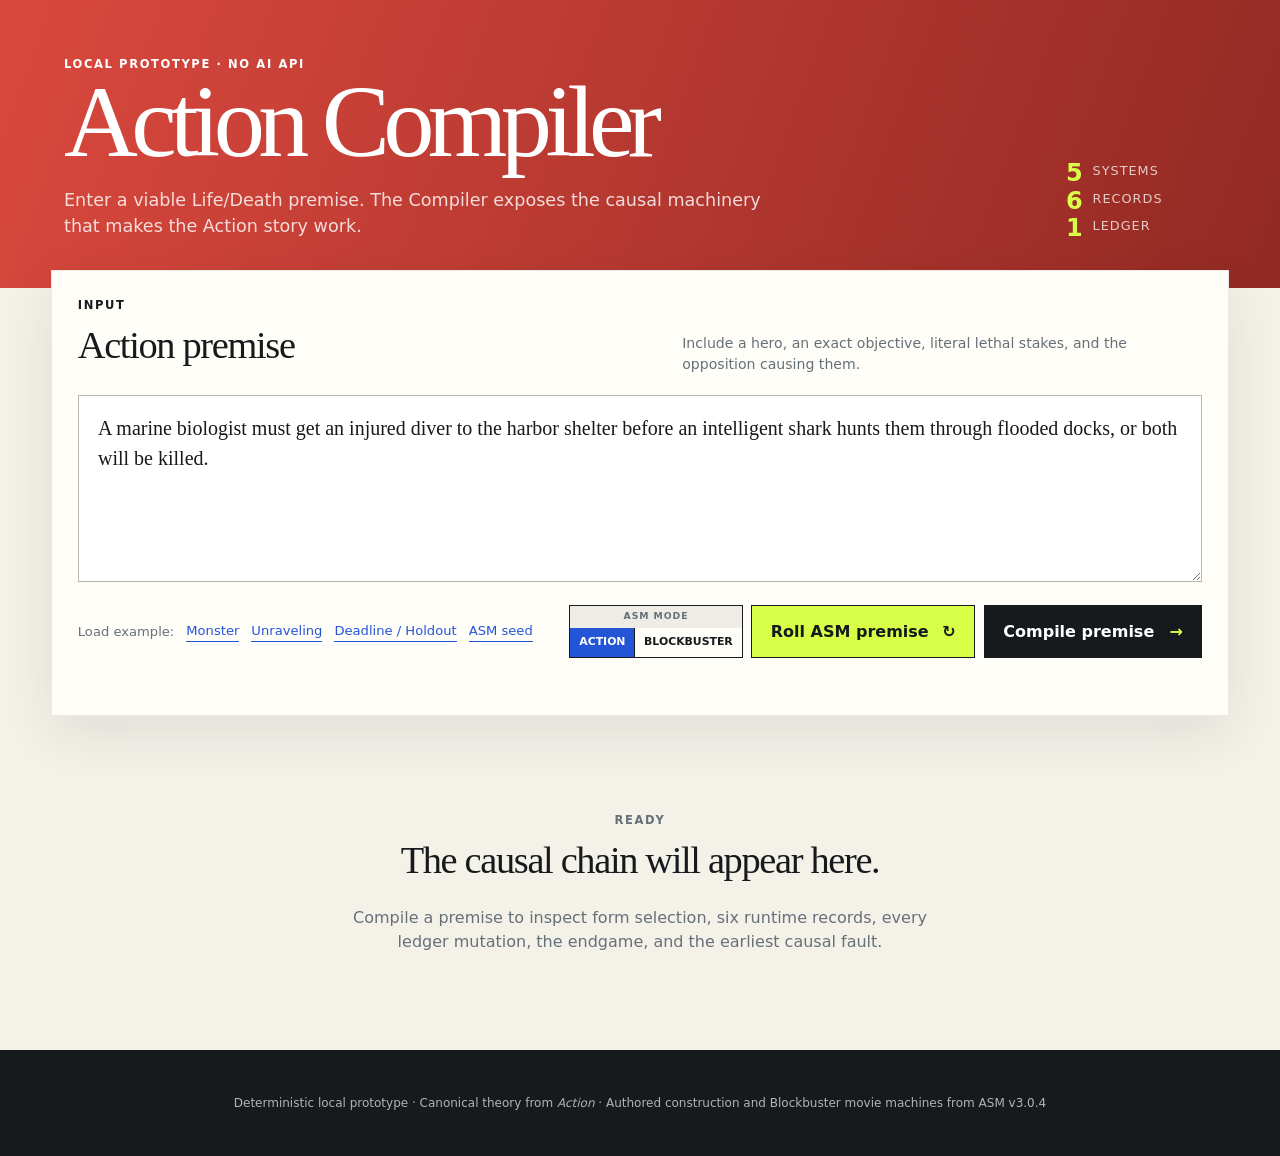
<file: index.html>
<!doctype html>
<html lang="en">
<head>
  <meta charset="utf-8">
  <meta name="viewport" content="width=device-width, initial-scale=1">
  <meta name="description" content="A local deterministic compiler for causal Action story structure.">
  <title>Action Compiler</title>
  <link rel="stylesheet" href="styles.css?v=3.0.4">
</head>
<body>
  <header class="masthead">
    <div>
      <p class="eyebrow">LOCAL PROTOTYPE · NO AI API</p>
      <h1>Action Compiler</h1>
      <p class="lede">Enter a viable Life/Death premise. The Compiler exposes the causal machinery that makes the Action story work.</p>
    </div>
    <div class="system-mark" aria-label="Compiler architecture">
      <span>5</span> systems
      <span>6</span> records
      <span>1</span> ledger
    </div>
  </header>

  <main>
    <section class="compiler-input" aria-labelledby="premise-heading">
      <div class="section-heading">
        <div>
          <p class="step">INPUT</p>
          <h2 id="premise-heading">Action premise</h2>
        </div>
        <p class="input-hint">Include a hero, an exact objective, literal lethal stakes, and the opposition causing them.</p>
      </div>
      <label class="sr-only" for="premise">Action premise</label>
      <textarea id="premise" rows="5" spellcheck="true"></textarea>
      <div class="controls">
        <div class="examples" aria-label="Example premises">
          <span>Load example:</span>
          <button class="text-button" data-example="monster">Monster</button>
          <button class="text-button" data-example="unraveling">Unraveling</button>
          <button class="text-button" data-example="neighbor">Deadline / Holdout</button>
          <button class="text-button" data-example="asm">ASM seed</button>
        </div>
        <div class="primary-actions">
          <div class="asm-mode-switch" aria-label="ASM story mode">
            <span>ASM mode</span>
            <button id="asm-mode-action" class="active" aria-pressed="true">Action</button>
            <button id="asm-mode-blockbuster" aria-pressed="false">Blockbuster</button>
          </div>
          <button id="asm-roll" class="asm-button" disabled>Roll ASM premise <span aria-hidden="true">↻</span></button>
          <button id="compile" class="compile-button">Compile premise <span aria-hidden="true">→</span></button>
        </div>
      </div>
      <div id="input-message" class="input-message" role="status" aria-live="polite"></div>
      <section id="asm-seed-panel" class="asm-seed-panel" aria-labelledby="asm-seed-heading" hidden>
        <div class="asm-seed-heading">
          <div>
            <p class="step">CURRENT ASM SEED</p>
            <h3 id="asm-seed-heading">Keep what works. Reroll the rest.</h3>
          </div>
          <button id="asm-unlock-all" class="text-button">Unlock all</button>
        </div>
        <div id="asm-blockbuster-context" class="asm-blockbuster-context" hidden></div>
        <div id="asm-seed-fields" class="asm-seed-fields"></div>
        <p class="asm-seed-note">Locked components stay fixed on the next ASM roll. Action-spine Blockbuster rolls can compile; competition-spine rolls remain development material until adapted into a viable Action premise.</p>
      </section>
      <iframe id="asm-engine" class="asm-engine" src="Action_Story_Machine_v3.0.4.html?v=3.0.4" title="Embedded local ASM seed engine" aria-hidden="true" tabindex="-1"></iframe>
    </section>

    <div id="empty-state" class="empty-state">
      <p class="eyebrow">READY</p>
      <h2>The causal chain will appear here.</h2>
      <p>Compile a premise to inspect form selection, six runtime records, every ledger mutation, the endgame, and the earliest causal fault.</p>
    </div>

    <div id="results" class="results" hidden>
      <section class="form-strip" aria-labelledby="form-heading">
        <div>
          <p class="step">FORM SELECTOR</p>
          <h2 id="form-heading">Candidate forms</h2>
          <div id="candidate-forms" class="candidate-forms"></div>
        </div>
        <div class="dominant-panel">
          <p>Dominant form</p>
          <strong id="dominant-form"></strong>
          <span id="dominance-reason"></span>
        </div>
      </section>

      <section class="record-grid" aria-label="Compiler records">
        <article class="record-card" id="contract-card">
          <div class="record-number">01</div>
          <p class="step">ACTION CONTRACT</p>
          <h2>The promise</h2>
          <dl id="action-contract" class="record-list"></dl>
        </article>

        <article class="record-card" id="opposition-card">
          <div class="record-number">02</div>
          <p class="step">OPPOSITION PROGRAM</p>
          <h2>The lethal program</h2>
          <dl id="opposition-program" class="record-list"></dl>
        </article>
      </section>

      <section class="imbalance" aria-labelledby="imbalance-heading">
        <div>
          <p class="step">SPECIFIC TACTICAL IMBALANCE</p>
          <h2 id="imbalance-heading">Why the obvious response fails</h2>
        </div>
        <div class="imbalance-equation">
          <div><span>Hero’s primary tactic</span><strong id="hero-tactic"></strong></div>
          <b aria-hidden="true">×</b>
          <div><span>Opposition immunity</span><strong id="opposition-immunity"></strong></div>
          <b aria-hidden="true">+</b>
          <div><span>Hero’s missing defense</span><strong id="hero-vulnerability"></strong></div>
        </div>
        <p id="imbalance-statement" class="imbalance-statement"></p>
      </section>

      <section aria-labelledby="cycles-heading">
        <div class="section-heading">
          <div>
            <p class="step">RECORD 04 · PROGRESSION ENGINE</p>
            <h2 id="cycles-heading">Causal progression cycles</h2>
          </div>
          <p id="cycle-count" class="count-pill"></p>
        </div>
        <div id="cycles" class="cycles"></div>
      </section>

      <section class="ledger-section" aria-labelledby="ledger-heading">
        <div class="section-heading">
          <div>
            <p class="step">RECORD 03 · SINGLE SOURCE OF CAUSAL TRUTH</p>
            <h2 id="ledger-heading">Causal Ledger</h2>
          </div>
          <p class="input-hint">Append-only state mutations consulted by progression and endgame.</p>
        </div>
        <div class="table-wrap">
          <table>
            <thead><tr><th>Stage</th><th>Hero power</th><th>Opposition</th><th>Victim risk</th><th>State change / fact established</th></tr></thead>
            <tbody id="ledger"></tbody>
          </table>
        </div>
      </section>

      <section aria-labelledby="endgame-heading">
        <div class="section-heading">
          <div>
            <p class="step">RECORD 05 · ENDGAME PLAN</p>
            <h2 id="endgame-heading">Crisis to exact closure</h2>
          </div>
        </div>
        <div id="endgame" class="endgame-grid"></div>
      </section>

      <section class="validation-section" aria-labelledby="validation-heading">
        <div class="validation-header">
          <div>
            <p class="step">RECORD 06 · VALIDATOR</p>
            <h2 id="validation-heading">Validation Report</h2>
          </div>
          <div id="validation-status" class="validation-status"></div>
        </div>
        <div id="earliest-fault" class="earliest-fault"></div>
        <div id="validation-checks" class="validation-checks"></div>
        <div class="export-actions" aria-label="Compilation export options">
          <button id="copy-output" class="secondary-button">Copy compilation as JSON</button>
          <button id="export-markdown" class="secondary-button">Download .md</button>
          <button id="export-pdf" class="secondary-button">Download .pdf</button>
        </div>
      </section>
    </div>
  </main>

  <footer>
    <p>Deterministic local prototype · Canonical theory from <em>Action</em> · Authored construction and Blockbuster movie machines from ASM v3.0.4</p>
  </footer>

  <script src="compiler-data.js?v=3.0.4"></script>
  <script src="compiler.js?v=3.0.4"></script>
  <script src="compiler-export.js?v=3.0.4"></script>
  <script src="app.js?v=3.0.4"></script>
</body>
</html>
</file>
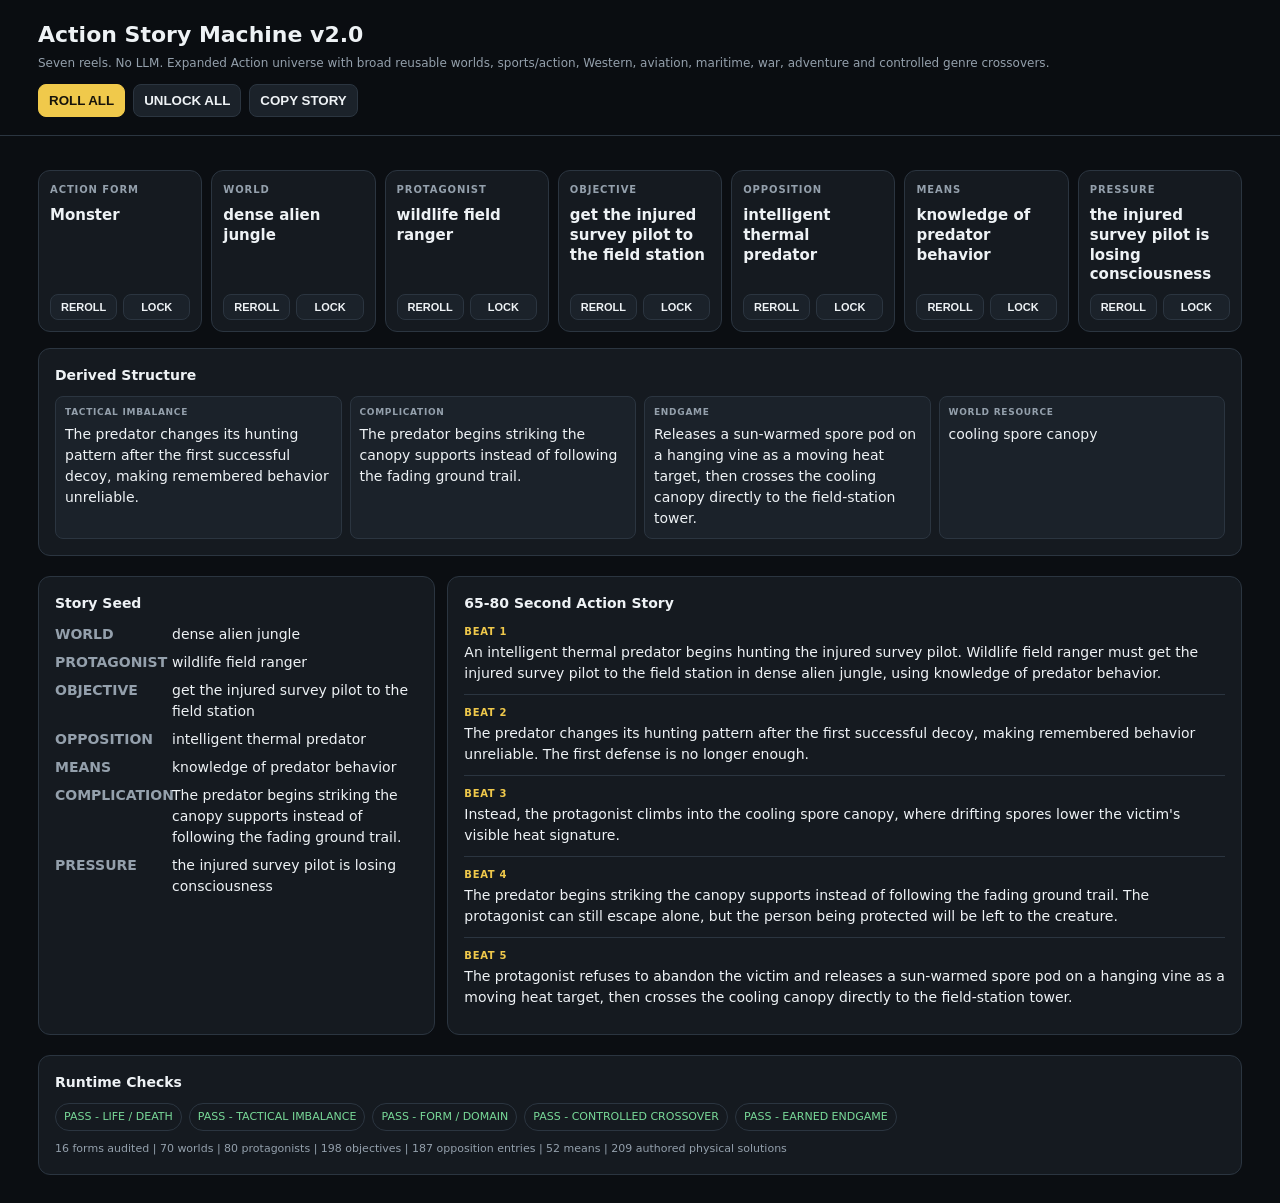
<file: Action_Story_Machine_v2.0.html>
<!doctype html>
<html lang="en">
<head>
<meta charset="utf-8">
<meta name="viewport" content="width=device-width,initial-scale=1">
<title>Action Story Machine v2.0</title>
<style>
:root{--bg:#0b0e12;--panel:#151a20;--panel2:#1b222a;--text:#eef2f5;--muted:#94a0ac;--line:#2b3540;--accent:#f0c94b;--good:#78d998;--bad:#ff8585}
*{box-sizing:border-box}
body{margin:0;background:var(--bg);color:var(--text);font:14px/1.5 system-ui,-apple-system,BlinkMacSystemFont,"Segoe UI",sans-serif}
header{position:sticky;top:0;z-index:4;background:#0b0e12f2;border-bottom:1px solid var(--line);backdrop-filter:blur(10px)}
.wrap{max-width:1240px;margin:auto;padding:18px}
h1{margin:0;font-size:22px}
.sub{margin-top:3px;color:var(--muted);font-size:12px}
.toolbar{display:flex;gap:8px;flex-wrap:wrap;margin-top:12px}
button{background:var(--panel2);color:var(--text);border:1px solid var(--line);border-radius:8px;padding:8px 10px;font-weight:750;cursor:pointer}
button:hover{border-color:#465462}
button.primary{background:var(--accent);color:#17130a;border-color:var(--accent)}
button.locked{color:var(--accent);border-color:var(--accent)}
.grid{display:grid;grid-template-columns:repeat(7,1fr);gap:9px;margin:16px 0}
.card,.section{background:var(--panel);border:1px solid var(--line);border-radius:12px}
.card{min-height:138px;padding:11px;display:flex;flex-direction:column}
.card h3{margin:0 0 9px;color:var(--muted);font-size:10px;letter-spacing:.09em}
.value{font-size:15px;font-weight:800;line-height:1.32;flex:1}
.actions{display:flex;gap:6px;margin-top:9px}
.actions button{font-size:11px;padding:6px;flex:1}
.section{padding:16px;margin:10px 0}
.section h2{font-size:14px;margin:0 0 10px}
.meta{display:grid;grid-template-columns:repeat(4,1fr);gap:8px}
.pill{background:var(--panel2);border:1px solid var(--line);border-radius:8px;padding:9px}
.pill b{display:block;color:var(--muted);font-size:9px;letter-spacing:.08em;margin-bottom:4px}
.cols{display:grid;grid-template-columns:1fr 2fr;gap:12px}
dl{display:grid;grid-template-columns:110px 1fr;gap:7px;margin:0}
dt{color:var(--muted);font-weight:750}
dd{margin:0}
.beat{padding:10px 0;border-top:1px solid var(--line)}
.beat:first-child{border-top:0;padding-top:0}
.beat b{display:block;color:var(--accent);font-size:10px;letter-spacing:.07em;margin-bottom:3px}
.checks{display:flex;gap:7px;flex-wrap:wrap}
.check{border:1px solid var(--line);border-radius:999px;padding:5px 8px;font-size:11px}
.pass{color:var(--good)}
.fail{color:var(--bad)}
.audit{color:var(--muted);font-size:11px;margin-top:10px}
@media(max-width:1040px){.grid{grid-template-columns:repeat(2,1fr)}.meta{grid-template-columns:repeat(2,1fr)}.cols{grid-template-columns:1fr}}
@media(max-width:560px){.grid,.meta{grid-template-columns:1fr}}
</style>
</head>
<body>
<header><div class="wrap">
  <h1>Action Story Machine v2.0</h1>
  <div class="sub">Seven reels. No LLM. Expanded Action universe with broad reusable worlds, sports/action, Western, aviation, maritime, war, adventure and controlled genre crossovers.</div>
  <div class="toolbar">
    <button id="roll" class="primary">ROLL ALL</button>
    <button id="unlock">UNLOCK ALL</button>
    <button id="copy">COPY STORY</button>
  </div>
</div></header>

<main class="wrap">
  <div id="reels" class="grid"></div>

  <div class="section">
    <h2>Derived Structure</h2>
    <div class="meta">
      <div class="pill"><b>TACTICAL IMBALANCE</b><span id="imb"></span></div>
      <div class="pill"><b>COMPLICATION</b><span id="comp"></span></div>
      <div class="pill"><b>ENDGAME</b><span id="end"></span></div>
      <div class="pill"><b>WORLD RESOURCE</b><span id="res"></span></div>
    </div>
  </div>

  <div class="cols">
    <div class="section"><h2>Story Seed</h2><dl id="seed"></dl></div>
    <div class="section"><h2>65-80 Second Action Story</h2><div id="story"></div></div>
  </div>

  <div class="section">
    <h2>Runtime Checks</h2>
    <div class="checks" id="checks"></div>
    <div class="audit" id="audit"></div>
  </div>
</main>

<script>
const R=['form','world','protagonist','objective','opposition','means','pressure'];
const LABELS={form:'ACTION FORM',world:'WORLD',protagonist:'PROTAGONIST',objective:'OBJECTIVE',opposition:'OPPOSITION',means:'MEANS',pressure:'PRESSURE'};

const FORMS=[{"id":"disaster","label":"Disaster","role":"ENVIRONMENT"},{"id":"monster","label":"Monster","role":"CREATURE"},{"id":"doomsday","label":"Doomsday","role":"EXTINCTION"},{"id":"labyrinth","label":"Labyrinth","role":"LABYRINTH"},{"id":"rebellion","label":"Rebellion","role":"INSTITUTION"},{"id":"conspiracy","label":"Conspiracy","role":"HIDDEN"},{"id":"vigilante","label":"Vigilante","role":"LEGAL_IMMUNE"},{"id":"savior","label":"Savior","role":"PUBLIC_THREAT"},{"id":"revenge","label":"Revenge","role":"ACTIVE_VILLAIN"},{"id":"chase","label":"Chase","role":"PURSUER"},{"id":"collision","label":"Collision","role":"HERO_RIVAL"},{"id":"machiavellian","label":"Machiavellian","role":"DUAL_VILLAINS"},{"id":"fate","label":"Fate","role":"TEMPORAL_FORCE"},{"id":"unraveling","label":"Unraveling","role":"TEMPORAL_VILLAIN"},{"id":"deadline","label":"Deadline","role":"DEADLINE"},{"id":"holdout","label":"Holdout","role":"HOLDOUT"}];
const WORLDS=[{"id":"la","label":"Los Angeles urban core","domain":"MODERN","forms":["conspiracy","vigilante","savior","revenge","chase","machiavellian","deadline"],"crossovers":[]},{"id":"port","label":"container port","domain":"MODERN","forms":["conspiracy","vigilante","savior","revenge","chase","machiavellian","deadline","holdout"],"crossovers":[]},{"id":"rail","label":"mountain rail compound","domain":"RAIL","forms":["rebellion","conspiracy","savior","machiavellian","deadline","holdout"],"crossovers":[]},{"id":"wuxia","label":"wuxia mountain fortress","domain":"WUXIA","forms":["labyrinth","rebellion","revenge","chase","machiavellian","deadline","holdout"],"crossovers":[]},{"id":"dragon","label":"volcanic dragon range","domain":"DRAGON","forms":["monster","doomsday","savior","revenge","chase","deadline","holdout"],"crossovers":[]},{"id":"magic","label":"fortified magical city","domain":"MAGICAL","forms":["monster","doomsday","rebellion","conspiracy","savior","revenge","machiavellian","deadline","holdout"],"crossovers":[]},{"id":"super","label":"vertical superhero megacity","domain":"SUPERHERO","forms":["conspiracy","savior","chase","collision","machiavellian","deadline"],"crossovers":[]},{"id":"grave","label":"orbital ship graveyard","domain":"SPACE","forms":["disaster","labyrinth","savior","chase","machiavellian","deadline","holdout"],"crossovers":[]},{"id":"colony","label":"rotating deep-space colony","domain":"SPACE","forms":["doomsday","rebellion","conspiracy","savior","collision","machiavellian","deadline","holdout"],"crossovers":[]},{"id":"alien","label":"dense alien jungle","domain":"ALIEN","forms":["monster","doomsday","labyrinth","chase","deadline","holdout"],"crossovers":[]},{"id":"dino","label":"enclosed dinosaur preserve","domain":"DINOSAUR","forms":["monster","doomsday","labyrinth","chase","deadline","holdout"],"crossovers":[]},{"id":"kaiju","label":"coastal industrial harbor city","domain":"KAIJU","forms":["disaster","monster","savior","deadline","holdout"],"crossovers":[]},{"id":"post","label":"post-apocalyptic salt-basin convoy route","domain":"POST_APOC","forms":["disaster","doomsday","revenge","chase","machiavellian","deadline","holdout"],"crossovers":[]},{"id":"under","label":"subglacial ocean beneath an alien moon","domain":"UNDERWATER","forms":["disaster","monster","doomsday","labyrinth","deadline","holdout"],"crossovers":[]},{"id":"tlab","label":"experimental temporal transfer laboratory","domain":"TEMPORAL","forms":["fate","unraveling","deadline","holdout"],"crossovers":[]},{"id":"tstation","label":"orbital causality research station","domain":"TEMPORAL","forms":["fate","unraveling","deadline","holdout"],"crossovers":[]},{"id":"arctic","label":"Arctic research station","domain":"ARCTIC","forms":["disaster","monster","labyrinth","deadline","holdout"],"crossovers":[]},{"id":"dam","label":"mountain megadam","domain":"INDUSTRIAL","forms":["disaster","rebellion","savior","deadline","holdout"],"crossovers":[]},{"id":"desert","label":"desert solar-tower city","domain":"DESERT","forms":["disaster","conspiracy","vigilante","savior","chase","machiavellian","deadline"],"crossovers":[]},{"id":"citycore","label":"dense city center","domain":"MODERN","crossovers":[],"forms":["vigilante","collision"]},{"id":"suburbs","label":"suburban freeway and commercial district","domain":"MODERN","crossovers":[],"forms":["chase","conspiracy"]},{"id":"airport","label":"international airport complex","domain":"AVIATION","crossovers":["MODERN","ESPIONAGE"],"forms":["deadline","vigilante"]},{"id":"metro","label":"underground metro network","domain":"MODERN","crossovers":[],"forms":["disaster","conspiracy"]},{"id":"casino","label":"casino-resort complex","domain":"MODERN","crossovers":["ESPIONAGE"],"forms":["vigilante","machiavellian"]},{"id":"prison","label":"high-security prison complex","domain":"MODERN","crossovers":[],"forms":["rebellion","holdout"]},{"id":"stadium","label":"major sports stadium district","domain":"MODERN","crossovers":[],"forms":["savior","collision"]},{"id":"hotel","label":"luxury hotel and convention complex","domain":"MODERN","crossovers":["ESPIONAGE"],"forms":["conspiracy","revenge"]},{"id":"border","label":"international border crossing","domain":"MODERN","crossovers":["ESPIONAGE"],"forms":[]},{"id":"hospital","label":"urban hospital complex","domain":"MODERN","crossovers":[],"forms":["holdout","deadline"]},{"id":"roadcircuit","label":"permanent motor-racing circuit","domain":"MOTORSPORT","crossovers":["ESPIONAGE"],"forms":["collision","conspiracy"]},{"id":"oval","label":"high-speed oval and infield","domain":"MOTORSPORT","crossovers":[],"forms":["disaster","deadline"]},{"id":"rally","label":"mountain rally region","domain":"MOTORSPORT","crossovers":["ESPIONAGE"],"forms":["chase","disaster"]},{"id":"endurance","label":"endurance racing complex","domain":"MOTORSPORT","crossovers":["ESPIONAGE"],"forms":["deadline","conspiracy"]},{"id":"desertrally","label":"desert rally territory","domain":"MOTORSPORT","crossovers":["ESPIONAGE"],"forms":["chase"]},{"id":"airbase","label":"military airbase","domain":"AVIATION","crossovers":["WAR","ESPIONAGE"],"forms":["rebellion","conspiracy"]},{"id":"airstrip","label":"remote mountain airstrip","domain":"AVIATION","crossovers":["ADVENTURE"],"forms":["disaster","holdout"]},{"id":"airliner","label":"long-haul passenger aircraft","domain":"AVIATION","crossovers":["ESPIONAGE"],"forms":["disaster","deadline"]},{"id":"cargoair","label":"heavy cargo aircraft and logistics apron","domain":"AVIATION","crossovers":["ESPIONAGE"],"forms":["savior","conspiracy"]},{"id":"helicorridor","label":"mountain helicopter rescue corridor","domain":"AVIATION","crossovers":["WILDERNESS"],"forms":["disaster","chase"]},{"id":"containership","label":"ocean-going container ship","domain":"MARITIME","crossovers":["ESPIONAGE"],"forms":["labyrinth","conspiracy"]},{"id":"offshore","label":"offshore energy platform","domain":"MARITIME","crossovers":[],"forms":["disaster","holdout"]},{"id":"islandharbor","label":"island harbor and coastal channel","domain":"MARITIME","crossovers":["CRIME"],"forms":["chase","vigilante"]},{"id":"ferry","label":"passenger ferry and terminal","domain":"MARITIME","crossovers":["CRIME"],"forms":["disaster","deadline"]},{"id":"naval","label":"naval task-force vessel","domain":"MARITIME","crossovers":["WAR","ESPIONAGE"],"forms":["rebellion","machiavellian"]},{"id":"occupied","label":"occupied city","domain":"WAR","crossovers":["ESPIONAGE","HORROR"],"forms":["rebellion","monster"]},{"id":"frontline","label":"frontline settlement","domain":"WAR","crossovers":["HORROR"],"forms":["holdout","collision"]},{"id":"desertwar","label":"desert combat corridor","domain":"WAR","crossovers":["HORROR"],"forms":["chase","deadline"]},{"id":"junglewar","label":"jungle combat zone","domain":"WAR","crossovers":["HORROR"],"forms":["labyrinth","monster"]},{"id":"evacfield","label":"contested evacuation airfield","domain":"WAR","crossovers":["AVIATION"],"forms":["savior","holdout"]},{"id":"frontier","label":"frontier town","domain":"WESTERN","crossovers":["SCI_FI","HORROR"],"forms":["vigilante","conspiracy","savior"]},{"id":"westernrail","label":"desert railroad territory","domain":"WESTERN","crossovers":["SCI_FI"],"forms":["chase","deadline"]},{"id":"badlands","label":"badlands and canyon country","domain":"WESTERN","crossovers":["SCI_FI","HORROR"],"forms":["revenge","monster"]},{"id":"miningtown","label":"frontier mining settlement","domain":"WESTERN","crossovers":["HORROR"],"forms":["rebellion","disaster"]},{"id":"cattle","label":"remote cattle-ranch territory","domain":"WESTERN","crossovers":["SCI_FI"],"forms":["chase","savior"]},{"id":"borderfort","label":"frontier border fort","domain":"WESTERN","crossovers":["SCI_FI","HORROR"],"forms":["holdout","machiavellian"]},{"id":"tournament","label":"isolated martial-arts tournament compound","domain":"MARTIAL","crossovers":["CRIME","SCI_FI"],"forms":["conspiracy","revenge","machiavellian","collision"]},{"id":"fightarena","label":"professional combat-sports arena","domain":"MARTIAL","crossovers":["CRIME","ESPIONAGE"],"forms":["vigilante","collision"]},{"id":"undergroundfight","label":"underground fight complex","domain":"MARTIAL","crossovers":["CRIME"],"forms":["vigilante","deadline"]},{"id":"ruins","label":"archaeological ruins and canyon complex","domain":"ADVENTURE","crossovers":["FANTASY"],"forms":["labyrinth","conspiracy"]},{"id":"losttemple","label":"lost temple complex","domain":"ADVENTURE","crossovers":["FANTASY","HORROR"],"forms":["monster","fate"]},{"id":"caves","label":"deep cave system","domain":"ADVENTURE","crossovers":["HORROR"],"forms":["disaster","labyrinth"]},{"id":"remoteisland","label":"remote tropical island","domain":"ADVENTURE","crossovers":["HORROR"],"forms":["monster","doomsday"]},{"id":"pirates","label":"pirate archipelago","domain":"PIRATE","crossovers":["FANTASY"],"forms":["chase","machiavellian","monster"]},{"id":"enchanted","label":"enchanted wilderness","domain":"FANTASY","crossovers":["HORROR"],"forms":["labyrinth","monster"]},{"id":"citadel","label":"floating citadel","domain":"FANTASY","crossovers":[],"forms":["rebellion","collision","unraveling"]},{"id":"mooncolony","label":"lunar industrial colony","domain":"SPACE","crossovers":["ESPIONAGE"],"forms":["rebellion","disaster"]},{"id":"asteroidmine","label":"asteroid mining complex","domain":"SPACE","crossovers":["HORROR"],"forms":["labyrinth","conspiracy"]},{"id":"derelict","label":"derelict generation ship","domain":"SPACE","crossovers":["HORROR"],"forms":["monster","labyrinth"]},{"id":"alpine","label":"alpine mountain range","domain":"WILDERNESS","crossovers":[],"forms":["disaster","chase"]},{"id":"tropical","label":"tropical island wilderness","domain":"WILDERNESS","crossovers":["HORROR"],"forms":["monster","holdout"]}];
const PROTAGONISTS=[{"id":"agent","label":"covert field agent","domains":["MODERN"],"tags":["STEALTH_USER","FIREARMS_USER","TACTICAL"],"forms":["conspiracy","vigilante","savior","revenge","chase","machiavellian","deadline"],"worlds":["la","port"]},{"id":"rescue_driver","label":"former rally driver turned rescue contractor","domains":["MODERN","DESERT"],"tags":["DRIVER","TACTICAL"],"forms":["savior","revenge","chase","deadline"],"worlds":[]},{"id":"port_engineer","label":"port systems engineer","domains":["MODERN"],"tags":["TECH_USER"],"forms":["conspiracy","savior","machiavellian","deadline","holdout"],"worlds":["port"]},{"id":"rail_rebel","label":"rail-yard rebel mechanic","domains":["RAIL"],"tags":["TECH_USER","REBEL"],"forms":["rebellion","conspiracy","savior","machiavellian","deadline","holdout"],"worlds":["rail"]},{"id":"rail_marshal","label":"rail security marshal turned dissident","domains":["RAIL"],"tags":["FIREARMS_USER","REBEL","TACTICAL"],"forms":["rebellion","conspiracy","savior","deadline","holdout"],"worlds":["rail"]},{"id":"wuxia_guard","label":"wuxia border guard","domains":["WUXIA"],"tags":["MARTIAL_USER","RIDER"],"forms":["labyrinth","rebellion","revenge","chase","deadline","holdout"],"worlds":["wuxia"]},{"id":"wuxia_swordsman","label":"disgraced fortress swordsman","domains":["WUXIA"],"tags":["MARTIAL_USER"],"forms":["labyrinth","revenge","machiavellian","deadline","holdout"],"worlds":["wuxia"]},{"id":"dragon_rider","label":"dragon rider","domains":["DRAGON"],"tags":["DRAGON_USER","AERIAL_USER"],"forms":["monster","doomsday","savior","revenge","chase","deadline","holdout"],"worlds":["dragon"]},{"id":"dragon_keeper","label":"dragon nesting-ground keeper","domains":["DRAGON"],"tags":["CREATURE_EXPERT","DRAGON_USER"],"forms":["monster","doomsday","savior","holdout"],"worlds":["dragon"]},{"id":"battle_mage","label":"battle mage","domains":["MAGICAL"],"tags":["MAGIC_USER","TACTICAL"],"forms":["monster","doomsday","rebellion","conspiracy","savior","revenge","machiavellian","deadline","holdout"],"worlds":["magic"]},{"id":"ward_engineer","label":"city ward engineer","domains":["MAGICAL"],"tags":["WARD_USER","TECH_USER"],"forms":["doomsday","rebellion","conspiracy","savior","machiavellian","deadline","holdout"],"worlds":["magic"]},{"id":"flight_hero","label":"flight-capable superhero","domains":["SUPERHERO"],"tags":["SUPER_USER","AERIAL_USER"],"forms":["conspiracy","savior","chase","collision","machiavellian","deadline"],"worlds":["super"]},{"id":"kinetic_hero","label":"kinetic rescue hero","domains":["SUPERHERO"],"tags":["SUPER_USER","TECH_USER"],"forms":["conspiracy","savior","collision","machiavellian","deadline"],"worlds":["super"]},{"id":"star_pilot","label":"starfighter pilot","domains":["SPACE"],"tags":["STAR_PILOT","AERIAL_USER"],"forms":["disaster","savior","chase","collision","deadline","holdout"],"worlds":["grave","colony"]},{"id":"salvage_engineer","label":"orbital salvage engineer","domains":["SPACE"],"tags":["TECH_USER","EVA_USER"],"forms":["disaster","labyrinth","conspiracy","savior","machiavellian","deadline","holdout"],"worlds":["grave","colony"]},{"id":"colony_officer","label":"colony rescue officer","domains":["SPACE"],"tags":["TECH_USER","TACTICAL","REBEL"],"forms":["doomsday","rebellion","conspiracy","savior","collision","machiavellian","deadline","holdout"],"worlds":["colony"]},{"id":"xenobiologist","label":"xenobiologist","domains":["ALIEN"],"tags":["CREATURE_EXPERT","SCIENCE_USER"],"forms":["monster","doomsday","labyrinth","chase","deadline","holdout"],"worlds":["alien"]},{"id":"field_ranger","label":"wildlife field ranger","domains":["ALIEN","DINOSAUR"],"tags":["CREATURE_EXPERT","TACTICAL"],"forms":["monster","doomsday","labyrinth","chase","deadline","holdout"],"worlds":["alien","dino"]},{"id":"paleo","label":"preserve paleobiologist","domains":["DINOSAUR"],"tags":["CREATURE_EXPERT","SCIENCE_USER"],"forms":["monster","doomsday","labyrinth","deadline","holdout"],"worlds":["dino"]},{"id":"kaiju_acoustics","label":"marine acoustics specialist","domains":["KAIJU"],"tags":["ACOUSTIC_USER","TECH_USER"],"forms":["monster","savior","deadline","holdout"],"worlds":["kaiju"]},{"id":"kaiju_rescue","label":"harbor disaster-response pilot","domains":["KAIJU"],"tags":["DRIVER","TECH_USER"],"forms":["disaster","savior","deadline","holdout"],"worlds":["kaiju"]},{"id":"convoy_driver","label":"wasteland convoy driver","domains":["POST_APOC"],"tags":["DRIVER","TACTICAL"],"forms":["disaster","revenge","chase","machiavellian","deadline","holdout"],"worlds":["post"]},{"id":"water_engineer","label":"settlement water engineer","domains":["POST_APOC"],"tags":["TECH_USER","SURVIVAL_USER"],"forms":["disaster","doomsday","machiavellian","deadline","holdout"],"worlds":["post"]},{"id":"sub_pilot","label":"submersible pilot","domains":["UNDERWATER"],"tags":["SUB_USER","TECH_USER"],"forms":["disaster","monster","doomsday","labyrinth","deadline","holdout"],"worlds":["under"]},{"id":"ocean_engineer","label":"ocean systems engineer","domains":["UNDERWATER"],"tags":["TECH_USER","SCIENCE_USER"],"forms":["disaster","doomsday","labyrinth","deadline","holdout"],"worlds":["under"]},{"id":"temporal_tech","label":"temporal systems technician","domains":["TEMPORAL"],"tags":["TEMPORAL_USER","TECH_USER"],"forms":["fate","unraveling","deadline","holdout"],"worlds":["tlab","tstation"]},{"id":"causality_investigator","label":"causality investigator","domains":["TEMPORAL"],"tags":["TEMPORAL_USER","TACTICAL"],"forms":["fate","unraveling","deadline","holdout"],"worlds":["tlab","tstation"]},{"id":"glaciologist","label":"glaciologist","domains":["ARCTIC"],"tags":["SCIENCE_USER","SURVIVAL_USER"],"forms":["disaster","monster","labyrinth","deadline","holdout"],"worlds":["arctic"]},{"id":"polar_rescue","label":"polar rescue specialist","domains":["ARCTIC"],"tags":["SURVIVAL_USER","TECH_USER"],"forms":["disaster","monster","labyrinth","deadline","holdout"],"worlds":["arctic"]},{"id":"dam_engineer","label":"megadam control engineer","domains":["INDUSTRIAL"],"tags":["TECH_USER","REBEL"],"forms":["disaster","rebellion","savior","deadline","holdout"],"worlds":["dam"]},{"id":"rescue_diver","label":"flood-rescue diver","domains":["INDUSTRIAL"],"tags":["SURVIVAL_USER","TECH_USER"],"forms":["disaster","savior","deadline","holdout"],"worlds":["dam"]},{"id":"solar_engineer","label":"heliostat systems engineer","domains":["DESERT"],"tags":["TECH_USER"],"forms":["disaster","conspiracy","savior","machiavellian","deadline"],"worlds":["desert"]},{"id":"desert_agent","label":"desert security investigator","domains":["DESERT"],"tags":["STEALTH_USER","FIREARMS_USER","DRIVER"],"forms":["conspiracy","vigilante","savior","chase","machiavellian","deadline"],"worlds":["desert"]},{"id":"transit_engineer","label":"transit systems engineer","domains":["MODERN"],"worlds":["la"],"tags":["TECH_USER"],"forms":["conspiracy","savior","deadline"]},{"id":"detective","label":"major-crimes detective","domains":["MODERN"],"tags":["FIREARMS_USER","INVESTIGATOR","TACTICAL"],"forms":["conspiracy","vigilante","savior","revenge","chase","machiavellian","deadline","holdout"],"worlds":[]},{"id":"firefighter","label":"urban firefighter","domains":["MODERN"],"tags":["RESCUE_USER","PHYSICAL_USER"],"forms":["disaster","savior","deadline","holdout","collision"],"worlds":[]},{"id":"paramedic","label":"tactical paramedic","domains":["MODERN"],"tags":["MEDIC_USER","RESCUE_USER","TACTICAL"],"forms":["savior","chase","deadline","holdout"],"worlds":[]},{"id":"bodyguard","label":"close-protection specialist","domains":["MODERN"],"tags":["FIREARMS_USER","STEALTH_USER","TACTICAL"],"forms":["vigilante","savior","revenge","chase","conspiracy","deadline"],"worlds":[]},{"id":"thief","label":"professional infiltration thief","domains":["MODERN"],"tags":["STEALTH_USER","CLIMBER","TACTICAL"],"forms":["conspiracy","vigilante","machiavellian","chase"],"worlds":[]},{"id":"bombtech","label":"bomb-disposal technician","domains":["MODERN","AVIATION"],"tags":["DEMO_USER","TECH_USER"],"forms":["savior","deadline","conspiracy"],"worlds":[]},{"id":"transitop","label":"transit operations supervisor","domains":["MODERN"],"tags":["TECH_USER","RESCUE_USER"],"forms":["disaster","conspiracy","savior","deadline"],"worlds":[]},{"id":"racedriver","label":"factory racing driver","domains":["MOTORSPORT"],"tags":["RACING_DRIVER","TACTICAL"],"forms":["disaster","savior","revenge","chase","collision","deadline"],"worlds":[]},{"id":"formuladriver","label":"rookie formula driver","domains":["MOTORSPORT"],"tags":["RACING_DRIVER"],"forms":["disaster","chase","collision","deadline"],"worlds":[]},{"id":"endurancedriver","label":"veteran endurance-racing driver","domains":["MOTORSPORT"],"tags":["RACING_DRIVER","MECHANICAL_USER"],"forms":["disaster","chase","collision","deadline"],"worlds":[]},{"id":"rallydriver","label":"rally driver","domains":["MOTORSPORT"],"tags":["RACING_DRIVER","NAVIGATOR"],"forms":["disaster","chase","deadline"],"worlds":[]},{"id":"raceengineer","label":"race engineer","domains":["MOTORSPORT"],"tags":["RACE_ENGINEER","TECH_USER"],"forms":["conspiracy","savior","deadline","holdout"],"worlds":[]},{"id":"airlinepilot","label":"airline captain","domains":["AVIATION"],"tags":["AVIATION_USER","TACTICAL"],"forms":["disaster","savior","deadline","holdout"],"worlds":[]},{"id":"helipilot","label":"helicopter rescue pilot","domains":["AVIATION"],"tags":["HELI_USER","RESCUE_USER"],"forms":["disaster","savior","chase","deadline","holdout"],"worlds":[]},{"id":"cargopilot","label":"cargo pilot","domains":["AVIATION"],"tags":["AVIATION_USER","TACTICAL"],"forms":["disaster","conspiracy","savior","chase","deadline"],"worlds":[]},{"id":"testpilot","label":"military test pilot","domains":["AVIATION"],"tags":["AVIATION_USER","TACTICAL"],"forms":["rebellion","conspiracy","savior","chase","collision","deadline"],"worlds":[]},{"id":"flightengineer","label":"aircraft systems engineer","domains":["AVIATION"],"tags":["AIR_TECH","TECH_USER"],"forms":["disaster","conspiracy","savior","deadline","holdout"],"worlds":[]},{"id":"captain","label":"merchant-ship captain","domains":["MARITIME"],"tags":["SEAMAN_USER","TACTICAL"],"forms":["disaster","savior","chase","collision","deadline","holdout","labyrinth"],"worlds":[]},{"id":"marineeng","label":"marine engineer","domains":["MARITIME"],"tags":["MARINE_TECH","TECH_USER"],"forms":["disaster","conspiracy","savior","deadline","holdout"],"worlds":[]},{"id":"rescueswimmer","label":"rescue swimmer","domains":["MARITIME"],"tags":["SWIMMER","RESCUE_USER"],"forms":["disaster","savior","chase","holdout"],"worlds":[]},{"id":"navalofficer","label":"naval boarding officer","domains":["MARITIME","WAR"],"tags":["SOLDIER","SEAMAN_USER","FIREARMS_USER"],"forms":["rebellion","conspiracy","savior","revenge","chase","machiavellian","deadline","holdout"],"worlds":[]},{"id":"soldier","label":"special-operations soldier","domains":["WAR"],"tags":["SOLDIER","FIREARMS_USER","TACTICAL"],"forms":["rebellion","conspiracy","savior","revenge","chase","collision","machiavellian","deadline","holdout"],"worlds":[]},{"id":"combatmedic","label":"combat medic","domains":["WAR"],"tags":["MEDIC_USER","SOLDIER","RESCUE_USER"],"forms":["savior","chase","collision","deadline","holdout"],"worlds":[]},{"id":"recon","label":"reconnaissance scout","domains":["WAR"],"tags":["SOLDIER","TRACKER","NAVIGATOR"],"forms":["labyrinth","revenge","chase","deadline","holdout","monster"],"worlds":[]},{"id":"sheriff","label":"frontier sheriff","domains":["WESTERN"],"tags":["GUNFIGHTER","TRACKER","TACTICAL"],"forms":["rebellion","conspiracy","vigilante","savior","revenge","chase","machiavellian","deadline","holdout"],"worlds":[]},{"id":"outlaw","label":"outlaw courier","domains":["WESTERN"],"tags":["GUNFIGHTER","RIDER","TRACKER"],"forms":["revenge","chase","machiavellian","deadline"],"worlds":[]},{"id":"bounty","label":"bounty hunter","domains":["WESTERN"],"tags":["GUNFIGHTER","TRACKER","RIDER"],"forms":["vigilante","revenge","chase","machiavellian","deadline"],"worlds":[]},{"id":"scout","label":"frontier cavalry scout","domains":["WESTERN"],"tags":["GUNFIGHTER","RIDER","TRACKER"],"forms":["labyrinth","savior","chase","deadline","holdout","monster"],"worlds":[]},{"id":"stagecoach","label":"stagecoach driver","domains":["WESTERN"],"tags":["RIDER","DRIVER"],"forms":["disaster","chase","deadline"],"worlds":[]},{"id":"railengineer","label":"railroad engineer","domains":["WESTERN"],"tags":["RAIL_OPERATOR","TECH_USER"],"forms":["disaster","rebellion","savior","deadline"],"worlds":[]},{"id":"undercoverfighter","label":"undercover martial artist","domains":["MARTIAL"],"tags":["MARTIAL_ARTIST","STEALTH_USER"],"forms":["conspiracy","vigilante","revenge","machiavellian","deadline"],"worlds":[]},{"id":"champion","label":"tournament champion","domains":["MARTIAL"],"tags":["MARTIAL_ARTIST","TACTICAL"],"forms":["savior","revenge","collision","machiavellian","deadline"],"worlds":[]},{"id":"fighter","label":"disgraced professional fighter","domains":["MARTIAL"],"tags":["MARTIAL_ARTIST"],"forms":["vigilante","revenge","collision","deadline"],"worlds":[]},{"id":"archaeologist","label":"field archaeologist","domains":["ADVENTURE"],"tags":["ARCHAEOLOGIST","CLIMBER","NAVIGATOR"],"forms":["disaster","monster","labyrinth","conspiracy","chase","fate","deadline"],"worlds":[]},{"id":"expeditionguide","label":"expedition guide","domains":["ADVENTURE"],"tags":["WILDERNESS_USER","CLIMBER","TRACKER"],"forms":["disaster","monster","labyrinth","savior","chase","deadline","holdout","doomsday"],"worlds":[]},{"id":"piratecaptain","label":"pirate captain","domains":["PIRATE"],"tags":["PIRATE_USER","SEAMAN_USER","MARTIAL_USER"],"forms":["monster","conspiracy","savior","revenge","chase","machiavellian","deadline","holdout"],"worlds":[]},{"id":"privateer","label":"privateer navigator","domains":["PIRATE"],"tags":["SEAMAN_USER","NAVIGATOR","MARTIAL_USER"],"forms":["monster","savior","revenge","chase","machiavellian","deadline"],"worlds":[]},{"id":"fantasyranger","label":"fantasy ranger","domains":["FANTASY"],"tags":["FANTASY_RANGER","TRACKER","MARTIAL_USER"],"forms":["monster","doomsday","labyrinth","savior","revenge","chase","deadline","holdout"],"worlds":[]},{"id":"citadelknight","label":"citadel knight","domains":["FANTASY"],"tags":["MARTIAL_USER","MAGIC_USER"],"forms":["rebellion","conspiracy","savior","revenge","collision","machiavellian","deadline","holdout","unraveling"],"worlds":[]},{"id":"moonminer","label":"lunar mining foreman","domains":["SPACE"],"tags":["EVA_USER","TECH_USER"],"forms":["disaster","rebellion","conspiracy","savior","labyrinth","deadline","holdout"],"worlds":[]},{"id":"asteroidpilot","label":"asteroid tug pilot","domains":["SPACE"],"tags":["STAR_PILOT","EVA_USER"],"forms":["disaster","monster","chase","collision","deadline"],"worlds":[]},{"id":"alpinerescuer","label":"alpine rescue specialist","domains":["WILDERNESS"],"tags":["CLIMBER","RESCUE_USER","WILDERNESS_USER"],"forms":["disaster","monster","labyrinth","savior","chase","deadline","holdout"],"worlds":[]},{"id":"islandranger","label":"island conservation ranger","domains":["WILDERNESS"],"tags":["TRACKER","WILDERNESS_USER","CREATURE_EXPERT"],"forms":["disaster","monster","doomsday","labyrinth","chase","holdout"],"worlds":[]},{"id":"harboragent","label":"harbor patrol investigator","domains":["MARITIME"],"tags":["SEAMAN_USER","FIREARMS_USER","TACTICAL"],"forms":["vigilante","conspiracy","chase","savior","deadline"],"worlds":[]},{"id":"mineforeman","label":"frontier mine foreman","domains":["WESTERN"],"tags":["CLIMBER","TECH_USER","TRACKER"],"forms":["disaster","rebellion","deadline","holdout"],"worlds":[]},{"id":"corrections","label":"prison response sergeant","domains":["MODERN"],"tags":["TACTICAL","FIREARMS_USER"],"forms":["rebellion","holdout","conspiracy","deadline"],"worlds":[]}];
const OBJECTIVES=[{"id":"la_safehouse","label":"get the wounded witness to the metro safehouse","domains":["MODERN"],"forms":["chase"],"goal":"REACH","target":"METRO_SAFEHOUSE","threats":["PURSUIT"],"worlds":["la"]},{"id":"la_rescue_witness","label":"rescue the abducted witness before the execution order is carried out","domains":["MODERN"],"forms":["vigilante","revenge"],"goal":"RESCUE","target":"WITNESS","threats":["EXECUTION"],"worlds":["la"]},{"id":"la_stop_demo","label":"stop the remote demolition before the evacuation convoy enters the tunnel","domains":["MODERN"],"forms":["savior","conspiracy","deadline"],"goal":"STOP","target":"REMOTE_DEMOLITION","threats":["TIMED_EVENT","PUBLIC_DESTRUCTION"],"worlds":["la"]},{"id":"la_recover_drive","label":"recover the city-control drive before either faction can activate it","domains":["MODERN"],"forms":["machiavellian"],"goal":"RECOVER","target":"CITY_DRIVE","threats":["CONTROL_OBJECT"],"worlds":["la"]},{"id":"port_ferry","label":"get the injured dockworker witness to the harbor ferry","domains":["MODERN"],"forms":["chase"],"goal":"REACH","target":"HARBOR_FERRY","threats":["PURSUIT"],"worlds":["port"]},{"id":"port_open_floodgate","label":"open the floodgate route for the trapped evacuation buses","domains":["MODERN"],"forms":["savior","deadline"],"goal":"OPEN","target":"PORT_FLOODGATE","threats":["PUBLIC_DESTRUCTION","TIMED_EVENT"],"worlds":["port"]},{"id":"port_rescue_engineer","label":"rescue the kidnapped port engineer before the freighter departs","domains":["MODERN"],"forms":["revenge","vigilante"],"goal":"RESCUE","target":"PORT_ENGINEER","threats":["EXECUTION"],"worlds":["port"]},{"id":"port_recover_override","label":"recover the port override key before the rival crews seize the harbor grid","domains":["MODERN"],"forms":["machiavellian"],"goal":"RECOVER","target":"PORT_OVERRIDE","threats":["CONTROL_OBJECT"],"worlds":["port"]},{"id":"port_hold_ferry","label":"keep the injured evacuees alive until the rescue ferry docks","domains":["MODERN"],"forms":["holdout"],"goal":"SURVIVE","target":"RESCUE_FERRY","threats":["ASSAULT"],"worlds":["port"]},{"id":"rail_stop_train","label":"stop the execution train before it enters the sealed tunnel","domains":["RAIL"],"forms":["rebellion","deadline","savior"],"goal":"STOP","target":"EXECUTION_TRAIN","threats":["INSTITUTIONAL_VIOLENCE","TIMED_EVENT"],"worlds":["rail"]},{"id":"rail_open_gate","label":"open the evacuation gate for the trapped passengers","domains":["RAIL"],"forms":["rebellion","savior"],"goal":"OPEN","target":"RAIL_EVAC_GATE","threats":["INSTITUTIONAL_VIOLENCE","PUBLIC_DESTRUCTION"],"worlds":["rail"]},{"id":"rail_recover_key","label":"recover the route key before either rival faction sends the passenger train onto the kill line","domains":["RAIL"],"forms":["machiavellian"],"goal":"RECOVER","target":"ROUTE_KEY","threats":["CONTROL_OBJECT","TIMED_EVENT"],"worlds":["rail"]},{"id":"rail_hold","label":"keep the trapped passengers alive until the relief locomotive reaches the compound","domains":["RAIL"],"forms":["holdout"],"goal":"SURVIVE","target":"RELIEF_LOCOMOTIVE","threats":["ASSAULT"],"worlds":["rail"]},{"id":"wuxia_inner_keep","label":"get the wounded courier into the inner keep","domains":["WUXIA"],"forms":["labyrinth","chase"],"goal":"REACH","target":"INNER_KEEP","threats":["PURSUIT"],"worlds":["wuxia"]},{"id":"wuxia_rescue","label":"rescue the captive before the fortress execution bell","domains":["WUXIA"],"forms":["revenge","labyrinth"],"goal":"RESCUE","target":"FORTRESS_CAPTIVE","threats":["EXECUTION"],"worlds":["wuxia"]},{"id":"wuxia_open_gate","label":"open the mountain gate for the trapped villagers","domains":["WUXIA"],"forms":["rebellion"],"goal":"OPEN","target":"MOUNTAIN_GATE","threats":["INSTITUTIONAL_VIOLENCE"],"worlds":["wuxia"]},{"id":"wuxia_recover_seal","label":"recover the command seal before either warlord can claim the fortress","domains":["WUXIA"],"forms":["machiavellian"],"goal":"RECOVER","target":"COMMAND_SEAL","threats":["CONTROL_OBJECT"],"worlds":["wuxia"]},{"id":"wuxia_stop_beacon","label":"stop the signal brazier before it triggers the captive executions","domains":["WUXIA"],"forms":["deadline"],"goal":"STOP","target":"SIGNAL_BRAZIER","threats":["TIMED_EVENT","EXECUTION"],"worlds":["wuxia"]},{"id":"wuxia_hold","label":"keep the wounded courier alive until the civilian column clears the pass","domains":["WUXIA"],"forms":["holdout"],"goal":"SURVIVE","target":"COLUMN_CLEAR","threats":["ASSAULT"],"worlds":["wuxia"]},{"id":"dragon_refuge","label":"carry the wounded courier to the mountain refuge","domains":["DRAGON"],"forms":["chase","savior"],"goal":"REACH","target":"MOUNTAIN_REFUGE","threats":["PURSUIT","CREATURE_ATTACK"],"worlds":["dragon"]},{"id":"dragon_hatchling","label":"get the injured hatchling into the nesting caverns","domains":["DRAGON"],"forms":["monster"],"goal":"REACH","target":"NESTING_CAVERNS","threats":["CREATURE_ATTACK"],"worlds":["dragon"]},{"id":"dragon_colony","label":"keep the last surviving dragon nesting colony alive","domains":["DRAGON"],"forms":["doomsday"],"goal":"PRESERVE","target":"DRAGON_COLONY","threats":["EXTINCTION"],"worlds":["dragon"]},{"id":"dragon_rescue_keeper","label":"rescue the captured nesting-ground keeper before the culling riders execute them","domains":["DRAGON"],"forms":["revenge"],"goal":"RESCUE","target":"DRAGON_KEEPER","threats":["EXECUTION"],"worlds":["dragon"]},{"id":"dragon_stop_fireline","label":"stop the ignition line before it burns through the nesting basin","domains":["DRAGON"],"forms":["deadline","savior"],"goal":"STOP","target":"IGNITION_LINE","threats":["TIMED_EVENT","PUBLIC_DESTRUCTION"],"worlds":["dragon"]},{"id":"dragon_hold","label":"keep the injured hatchling alive until the rescue riders reach the basin","domains":["DRAGON"],"forms":["holdout"],"goal":"SURVIVE","target":"RESCUE_RIDERS","threats":["ASSAULT","CREATURE_ATTACK"],"worlds":["dragon"]},{"id":"magic_stop_barrage","label":"stop the city ward barrage before it fires into the refugee quarter","domains":["MAGICAL"],"forms":["savior","conspiracy","deadline"],"goal":"STOP","target":"WARD_BARRAGE","threats":["TIMED_EVENT","PUBLIC_DESTRUCTION","INSTITUTIONAL_VIOLENCE"],"worlds":["magic"]},{"id":"magic_sanctuary","label":"preserve the city's last living sanctuary","domains":["MAGICAL"],"forms":["doomsday"],"goal":"PRESERVE","target":"LIVING_SANCTUARY","threats":["EXTINCTION"],"worlds":["magic"]},{"id":"magic_open_gate","label":"open the ward gate for the trapped civilians","domains":["MAGICAL"],"forms":["rebellion","savior"],"goal":"OPEN","target":"WARD_GATE","threats":["INSTITUTIONAL_VIOLENCE","PUBLIC_DESTRUCTION"],"worlds":["magic"]},{"id":"magic_recover_key","label":"recover the ward key before either mage faction takes command of the city defenses","domains":["MAGICAL"],"forms":["machiavellian"],"goal":"RECOVER","target":"WARD_KEY","threats":["CONTROL_OBJECT"],"worlds":["magic"]},{"id":"magic_rescue_apprentice","label":"rescue the captured apprentice before the war mage completes the execution rite","domains":["MAGICAL"],"forms":["revenge"],"goal":"RESCUE","target":"APPRENTICE","threats":["EXECUTION"],"worlds":["magic"]},{"id":"magic_escape_beast","label":"get the wounded ward-keeper into the sanctuary before the siege beast reaches them","domains":["MAGICAL"],"forms":["monster"],"goal":"REACH","target":"SANCTUARY","threats":["CREATURE_ATTACK"],"worlds":["magic"]},{"id":"magic_hold","label":"keep the wounded ward-keeper alive until the relief wards come online","domains":["MAGICAL"],"forms":["holdout"],"goal":"SURVIVE","target":"RELIEF_WARDS","threats":["ASSAULT"],"worlds":["magic"]},{"id":"super_both","label":"save both evacuation groups without killing the rival hero","domains":["SUPERHERO"],"forms":["collision"],"goal":"SAVE","target":"BOTH_GROUPS","threats":["COLLISION"],"worlds":["super"]},{"id":"super_stop_grid","label":"stop the emergency-defense grid before it fires on the evacuation district","domains":["SUPERHERO"],"forms":["savior","conspiracy","deadline"],"goal":"STOP","target":"DEFENSE_GRID","threats":["TIMED_EVENT","PUBLIC_DESTRUCTION"],"worlds":["super"]},{"id":"super_open_corridor","label":"open the evacuation corridor for the trapped civilians","domains":["SUPERHERO"],"forms":["savior"],"goal":"OPEN","target":"EVAC_CORRIDOR","threats":["PUBLIC_DESTRUCTION"],"worlds":["super"]},{"id":"super_recover_auth","label":"recover the emergency authorization core before either rival team seizes the city network","domains":["SUPERHERO"],"forms":["machiavellian"],"goal":"RECOVER","target":"AUTH_CORE","threats":["CONTROL_OBJECT"],"worlds":["super"]},{"id":"super_chase_capsule","label":"get the damaged rescue capsule to the hospital tower","domains":["SUPERHERO"],"forms":["chase"],"goal":"REACH","target":"HOSPITAL_TOWER","threats":["PURSUIT"],"worlds":["super"]},{"id":"space_carrier","label":"get the injured passenger to the evacuation carrier","domains":["SPACE"],"forms":["disaster","chase"],"goal":"REACH","target":"EVAC_CARRIER","threats":["ENVIRONMENTAL","PURSUIT"],"worlds":["grave"]},{"id":"space_stop_launch","label":"stop the weapons launch before it hits the evacuation fleet","domains":["SPACE"],"forms":["savior","deadline"],"goal":"STOP","target":"WEAPONS_LAUNCH","threats":["TIMED_EVENT","PUBLIC_DESTRUCTION"],"worlds":["grave"]},{"id":"space_recover_nav","label":"recover the navigation core before either rival faction redirects the colony","domains":["SPACE"],"forms":["machiavellian"],"goal":"RECOVER","target":"NAV_CORE","threats":["CONTROL_OBJECT"],"worlds":["grave","colony"]},{"id":"space_open_ring","label":"open the pressure doors for the trapped agriculture ring","domains":["SPACE"],"forms":["rebellion","savior"],"goal":"OPEN","target":"AG_RING_DOORS","threats":["INSTITUTIONAL_VIOLENCE","PUBLIC_DESTRUCTION"],"worlds":["colony"]},{"id":"space_preserve_ring","label":"keep the colony's last viable agriculture ring alive","domains":["SPACE"],"forms":["doomsday"],"goal":"PRESERVE","target":"AG_RING","threats":["EXTINCTION"],"worlds":["colony"]},{"id":"space_both","label":"save both rescue craft without destroying the rival pilot","domains":["SPACE"],"forms":["collision"],"goal":"SAVE","target":"BOTH_RESCUE_CRAFT","threats":["COLLISION"],"worlds":["colony"]},{"id":"space_hold","label":"keep the injured engineer alive until the salvage tug reaches the hull","domains":["SPACE"],"forms":["holdout"],"goal":"SURVIVE","target":"SALVAGE_TUG","threats":["ENVIRONMENTAL","ASSAULT"],"worlds":["grave","colony"]},{"id":"space_labyrinth","label":"get the trapped technician through the rotating wreck field to the rescue lock","domains":["SPACE"],"forms":["labyrinth"],"goal":"REACH","target":"RESCUE_LOCK","threats":["ENVIRONMENTAL"],"worlds":["grave"]},{"id":"alien_station","label":"get the injured survey pilot to the field station","domains":["ALIEN"],"forms":["monster","chase"],"goal":"REACH","target":"FIELD_STATION","threats":["CREATURE_ATTACK","PURSUIT"],"worlds":["alien"]},{"id":"alien_colony","label":"keep the last surviving cliff-nest colony alive","domains":["ALIEN"],"forms":["doomsday"],"goal":"PRESERVE","target":"CLIFF_NESTS","threats":["EXTINCTION"],"worlds":["alien"]},{"id":"alien_labyrinth","label":"get the trapped survey team through the root maze to the beacon clearing","domains":["ALIEN"],"forms":["labyrinth"],"goal":"REACH","target":"BEACON_CLEARING","threats":["CREATURE_ATTACK"],"worlds":["alien"]},{"id":"alien_hold","label":"keep the injured scientist alive until the dropship returns to the clearing","domains":["ALIEN"],"forms":["holdout"],"goal":"SURVIVE","target":"DROPSHIP_RETURN","threats":["CREATURE_ATTACK"],"worlds":["alien"]},{"id":"alien_stop_burn","label":"stop the sterilization burn before it reaches the cliff nests","domains":["ALIEN"],"forms":["deadline"],"goal":"STOP","target":"STERILIZATION_BURN","threats":["TIMED_EVENT","EXTINCTION"],"worlds":["alien"]},{"id":"dino_airlock","label":"get the injured researcher to the service airlock","domains":["DINOSAUR"],"forms":["monster","chase","labyrinth"],"goal":"REACH","target":"SERVICE_AIRLOCK","threats":["CREATURE_ATTACK","PURSUIT"],"worlds":["dino"]},{"id":"dino_population","label":"protect the preserve's last viable breeding population","domains":["DINOSAUR"],"forms":["doomsday"],"goal":"PRESERVE","target":"BREEDING_POPULATION","threats":["EXTINCTION"],"worlds":["dino"]},{"id":"dino_hold","label":"keep the nursery team alive until the ranger vehicles reach the enclosure","domains":["DINOSAUR"],"forms":["holdout"],"goal":"SURVIVE","target":"RANGER_RELIEF","threats":["CREATURE_ATTACK"],"worlds":["dino"]},{"id":"dino_stop_sterilize","label":"stop the sterilization cycle before it floods the breeding pens","domains":["DINOSAUR"],"forms":["deadline"],"goal":"STOP","target":"STERILIZATION_CYCLE","threats":["TIMED_EVENT","EXTINCTION"],"worlds":["dino"]},{"id":"kaiju_shelter","label":"get the evacuation team to the harbor shelter","domains":["KAIJU"],"forms":["monster","savior"],"goal":"REACH","target":"HARBOR_SHELTER","threats":["CREATURE_ATTACK","PUBLIC_DESTRUCTION"],"worlds":["kaiju"]},{"id":"kaiju_open_gate","label":"open the sea gate before the surge traps the evacuation buses","domains":["KAIJU"],"forms":["disaster","deadline"],"goal":"OPEN","target":"SEA_GATE","threats":["ENVIRONMENTAL","TIMED_EVENT"],"worlds":["kaiju"]},{"id":"kaiju_hold","label":"keep the hospital roof survivors alive until the airlift reaches them","domains":["KAIJU"],"forms":["holdout"],"goal":"SURVIVE","target":"AIRLIFT","threats":["CREATURE_ATTACK","ENVIRONMENTAL"],"worlds":["kaiju"]},{"id":"kaiju_stop_route","label":"turn the kaiju away before it reaches the hospital district","domains":["KAIJU"],"forms":["savior","deadline"],"goal":"STOP","target":"KAIJU_ROUTE","threats":["PUBLIC_DESTRUCTION","TIMED_EVENT"],"worlds":["kaiju"]},{"id":"post_checkpoint","label":"get the wounded medic to the convoy checkpoint","domains":["POST_APOC"],"forms":["chase"],"goal":"REACH","target":"CONVOY_CHECKPOINT","threats":["PURSUIT"],"worlds":["post"]},{"id":"post_seed","label":"protect the last viable seed colony","domains":["POST_APOC"],"forms":["doomsday"],"goal":"PRESERVE","target":"SEED_COLONY","threats":["EXTINCTION"],"worlds":["post"]},{"id":"post_rescue_medic","label":"rescue the captured medic before the raider convoy leaves the basin","domains":["POST_APOC"],"forms":["revenge"],"goal":"RESCUE","target":"MEDIC","threats":["EXECUTION"],"worlds":["post"]},{"id":"post_recover_beacon","label":"recover the convoy beacon before either raider faction can expose the refugee route","domains":["POST_APOC"],"forms":["machiavellian"],"goal":"RECOVER","target":"CONVOY_BEACON","threats":["CONTROL_OBJECT"],"worlds":["post"]},{"id":"post_stop_charge","label":"stop the fuel-air charge before it ignites beneath the convoy route","domains":["POST_APOC"],"forms":["deadline"],"goal":"STOP","target":"FUEL_AIR_CHARGE","threats":["TIMED_EVENT"],"worlds":["post"]},{"id":"post_hold","label":"keep the refugees alive until the armored convoy reaches the basin","domains":["POST_APOC"],"forms":["holdout"],"goal":"SURVIVE","target":"ARMORED_CONVOY","threats":["ASSAULT","ENVIRONMENTAL"],"worlds":["post"]},{"id":"post_disaster","label":"get the refugee truck to the storm shelter before the salt wall hits","domains":["POST_APOC"],"forms":["disaster"],"goal":"REACH","target":"STORM_SHELTER","threats":["ENVIRONMENTAL"],"worlds":["post"]},{"id":"under_bore","label":"get the injured scientist to the rescue bore","domains":["UNDERWATER"],"forms":["disaster"],"goal":"REACH","target":"RESCUE_BORE","threats":["ENVIRONMENTAL"],"worlds":["under"]},{"id":"under_habitat","label":"get the injured diver to the pressure habitat","domains":["UNDERWATER"],"forms":["monster","labyrinth"],"goal":"REACH","target":"PRESSURE_HABITAT","threats":["CREATURE_ATTACK","ENVIRONMENTAL"],"worlds":["under"]},{"id":"under_vent","label":"preserve the last living vent colony beneath the ice","domains":["UNDERWATER"],"forms":["doomsday"],"goal":"PRESERVE","target":"VENT_COLONY","threats":["EXTINCTION"],"worlds":["under"]},{"id":"under_stop_reactor","label":"stop the reactor flood before it contaminates the habitat","domains":["UNDERWATER"],"forms":["deadline"],"goal":"STOP","target":"REACTOR_FLOOD","threats":["TIMED_EVENT","PUBLIC_DESTRUCTION"],"worlds":["under"]},{"id":"under_hold","label":"keep the injured scientist alive until the rescue bore reaches the chamber","domains":["UNDERWATER"],"forms":["holdout"],"goal":"SURVIVE","target":"RESCUE_BORE_ARRIVAL","threats":["ENVIRONMENTAL"],"worlds":["under"]},{"id":"tlab_fate","label":"prevent the 03:17 transfer correction from erasing everyone in the chamber","domains":["TEMPORAL"],"forms":["fate"],"goal":"PREVENT","target":"0317_ERASURE","threats":["TEMPORAL_FATE"],"worlds":["tlab"]},{"id":"tlab_restore","label":"restore the missing 03:12 transfer before the present collapses","domains":["TEMPORAL"],"forms":["unraveling"],"goal":"RESTORE","target":"0312_TRANSFER","threats":["TEMPORAL_ERASURE"],"worlds":["tlab"]},{"id":"tlab_deadline","label":"stop the 03:20 containment purge before it wipes the occupied chamber","domains":["TEMPORAL"],"forms":["deadline"],"goal":"STOP","target":"0320_PURGE","threats":["TIMED_EVENT"],"worlds":["tlab"]},{"id":"tlab_hold","label":"keep the injured scientist alive until the extraction transfer window reopens","domains":["TEMPORAL"],"forms":["holdout"],"goal":"SURVIVE","target":"TRANSFER_WINDOW","threats":["TEMPORAL_COLLAPSE"],"worlds":["tlab"]},{"id":"tstation_fate","label":"prevent the 11:06 causality correction from deleting the station crew","domains":["TEMPORAL"],"forms":["fate"],"goal":"PREVENT","target":"1106_CORRECTION","threats":["TEMPORAL_FATE"],"worlds":["tstation"]},{"id":"tstation_restore","label":"restore the erased docking event before the station's surviving timeline collapses","domains":["TEMPORAL"],"forms":["unraveling"],"goal":"RESTORE","target":"DOCKING_EVENT","threats":["TEMPORAL_ERASURE"],"worlds":["tstation"]},{"id":"tstation_deadline","label":"stop the causality firewall before it seals the crew outside the surviving timeline","domains":["TEMPORAL"],"forms":["deadline"],"goal":"STOP","target":"CAUSALITY_FIREWALL","threats":["TIMED_EVENT"],"worlds":["tstation"]},{"id":"tstation_hold","label":"keep the injured navigator alive until the station returns to the stable time window","domains":["TEMPORAL"],"forms":["holdout"],"goal":"SURVIVE","target":"STABLE_WINDOW","threats":["TEMPORAL_COLLAPSE"],"worlds":["tstation"]},{"id":"arctic_shelter","label":"get the injured climatologist to the geothermal shelter","domains":["ARCTIC"],"forms":["disaster","monster"],"goal":"REACH","target":"GEOTHERMAL_SHELTER","threats":["ENVIRONMENTAL","CREATURE_ATTACK"],"worlds":["arctic"]},{"id":"arctic_labyrinth","label":"get the trapped drilling team through the crevasse network to the station","domains":["ARCTIC"],"forms":["labyrinth"],"goal":"REACH","target":"ARCTIC_STATION","threats":["ENVIRONMENTAL"],"worlds":["arctic"]},{"id":"arctic_deadline","label":"stop the reactor vent before the whiteout seals the service route","domains":["ARCTIC"],"forms":["deadline"],"goal":"STOP","target":"REACTOR_VENT","threats":["TIMED_EVENT"],"worlds":["arctic"]},{"id":"arctic_hold","label":"keep the field team alive until the weather window opens for the rescue helicopter","domains":["ARCTIC"],"forms":["holdout"],"goal":"SURVIVE","target":"WEATHER_WINDOW","threats":["ENVIRONMENTAL"],"worlds":["arctic"]},{"id":"dam_spillway","label":"open the emergency spillway before the reservoir overtops the dam","domains":["INDUSTRIAL"],"forms":["disaster","savior","deadline"],"goal":"OPEN","target":"EMERGENCY_SPILLWAY","threats":["ENVIRONMENTAL","TIMED_EVENT","PUBLIC_DESTRUCTION"],"worlds":["dam"]},{"id":"dam_rebellion","label":"stop the emergency authority from flooding the downstream settlement","domains":["INDUSTRIAL"],"forms":["rebellion"],"goal":"STOP","target":"CONTROLLED_FLOOD","threats":["INSTITUTIONAL_VIOLENCE"],"worlds":["dam"]},{"id":"dam_hold","label":"keep the trapped maintenance crew alive until the rescue shaft is cleared","domains":["INDUSTRIAL"],"forms":["holdout"],"goal":"SURVIVE","target":"RESCUE_SHAFT","threats":["ENVIRONMENTAL"],"worlds":["dam"]},{"id":"desert_vault","label":"get the injured technician to the shaded service vault","domains":["DESERT"],"forms":["disaster","chase"],"goal":"REACH","target":"SERVICE_VAULT","threats":["ENVIRONMENTAL","PURSUIT"],"worlds":["desert"]},{"id":"desert_stop_tower","label":"stop the solar receiver overload before it ignites the residential ring","domains":["DESERT"],"forms":["savior","conspiracy","deadline"],"goal":"STOP","target":"SOLAR_OVERLOAD","threats":["TIMED_EVENT","PUBLIC_DESTRUCTION"],"worlds":["desert"]},{"id":"desert_recover_key","label":"recover the grid master key before either corporate faction takes control of the heliostat field","domains":["DESERT"],"forms":["machiavellian"],"goal":"RECOVER","target":"GRID_KEY","threats":["CONTROL_OBJECT"],"worlds":["desert"]},{"id":"desert_rescue_worker","label":"rescue the whistleblower before corporate security stages the execution","domains":["DESERT"],"forms":["vigilante"],"goal":"RESCUE","target":"WHISTLEBLOWER","threats":["EXECUTION"],"worlds":["desert"]},{"id":"rail_recover_hidden","label":"recover the route key before the hidden director sends the passenger train onto the kill line","domains":["RAIL"],"forms":["conspiracy"],"goal":"RECOVER","target":"ROUTE_KEY","threats":["CONTROL_OBJECT","TIMED_EVENT"],"worlds":["rail"]},{"id":"magic_recover_hidden","label":"recover the ward key before the hidden magistrate takes command of the city defenses","domains":["MAGICAL"],"forms":["conspiracy"],"goal":"RECOVER","target":"WARD_KEY","threats":["CONTROL_OBJECT"],"worlds":["magic"]},{"id":"super_recover_hidden","label":"recover the emergency authorization core before the hidden controller takes command of the city network","domains":["SUPERHERO"],"forms":["conspiracy"],"goal":"RECOVER","target":"AUTH_CORE","threats":["CONTROL_OBJECT"],"worlds":["super"]},{"id":"space_recover_hidden","label":"recover the navigation core before the hidden administrator takes control of the colony","domains":["SPACE"],"forms":["conspiracy"],"goal":"RECOVER","target":"NAV_CORE","threats":["CONTROL_OBJECT"],"worlds":["colony"]},{"id":"desert_recover_hidden","label":"recover the grid master key before the hidden controller takes command of the heliostat field","domains":["DESERT"],"forms":["conspiracy"],"goal":"RECOVER","target":"GRID_KEY","threats":["CONTROL_OBJECT"],"worlds":["desert"]},{"id":"v2_citycore_witness_obj","label":"rescue the abducted witness before the broker moves them out of the city","domains":["MODERN"],"forms":["vigilante"],"goal":"RESCUE","target":"CITY_WITNESS","threats":["EXECUTION"],"worlds":["citycore"]},{"id":"v2_citycore_rescue_obj","label":"save both trapped evacuation groups without sacrificing the rival rescue team","domains":["MODERN"],"forms":["collision"],"goal":"SAVE","target":"TWO_RESCUES","threats":["COLLISION"],"worlds":["citycore"]},{"id":"v2_suburbs_witness_obj","label":"get the wounded witness to the trauma center","domains":["MODERN"],"forms":["chase"],"goal":"REACH","target":"TRAUMA_CENTER","threats":["PURSUIT"],"worlds":["suburbs"]},{"id":"v2_suburbs_dispatch_obj","label":"recover the dispatch key before the hidden controller reroutes emergency units into an ambush","domains":["MODERN"],"forms":["conspiracy"],"goal":"RECOVER","target":"DISPATCH_KEY","threats":["HIDDEN_CONTROL"],"worlds":["suburbs"]},{"id":"v2_airport_fuelbomb_obj","label":"stop the fuel-truck detonation before the passenger concourse is hit","domains":["AVIATION"],"forms":["deadline"],"goal":"STOP","target":"FUEL_TRUCK","threats":["TIMED_EVENT"],"worlds":["airport"]},{"id":"v2_airport_hangarhostage_obj","label":"rescue the abducted child from the private hangar before the charter departs","domains":["AVIATION"],"forms":["vigilante"],"goal":"RESCUE","target":"HANGAR_CHILD","threats":["EXECUTION"],"worlds":["airport"]},{"id":"v2_metro_flood_obj","label":"get the trapped passengers to the upper service gallery","domains":["MODERN"],"forms":["disaster"],"goal":"REACH","target":"SERVICE_GALLERY","threats":["ENVIRONMENTAL"],"worlds":["metro"]},{"id":"v2_metro_switchkey_obj","label":"recover the physical route key before the hidden operator directs two trains into the same tunnel","domains":["MODERN"],"forms":["conspiracy"],"goal":"RECOVER","target":"METRO_ROUTE_KEY","threats":["HIDDEN_CONTROL"],"worlds":["metro"]},{"id":"v2_casino_dealer_obj","label":"rescue the captive dealer before the protected casino owner has them killed","domains":["MODERN"],"forms":["vigilante"],"goal":"RESCUE","target":"CASINO_DEALER","threats":["EXECUTION"],"worlds":["casino"]},{"id":"v2_casino_ledger_obj","label":"recover the blackmail ledger before either crime faction seizes it","domains":["MODERN"],"forms":["machiavellian"],"goal":"RECOVER","target":"CASINO_LEDGER","threats":["CONTROL_OBJECT"],"worlds":["casino"]},{"id":"v2_prison_gate_obj","label":"open the evacuation gate for the cell block before the fire reaches the prisoners","domains":["MODERN"],"forms":["rebellion"],"goal":"OPEN","target":"PRISON_GATE","threats":["INSTITUTIONAL_VIOLENCE"],"worlds":["prison"]},{"id":"v2_prison_infirmary_obj","label":"keep the wounded prisoners alive until the evacuation team reaches the infirmary","domains":["MODERN"],"forms":["holdout"],"goal":"SURVIVE","target":"PRISON_INFIRMARY","threats":["ASSAULT"],"worlds":["prison"]},{"id":"v2_stadium_deck_obj","label":"get the lower-bowl crowd out before the suspended deck falls","domains":["MODERN"],"forms":["savior"],"goal":"EVACUATE","target":"STADIUM_CROWD","threats":["PUBLIC_DESTRUCTION"],"worlds":["stadium"]},{"id":"v2_stadium_rescue_obj","label":"save both trapped sections without forcing the rival rescue commander to abandon their section","domains":["MODERN"],"forms":["collision"],"goal":"SAVE","target":"STADIUM_TWO_GROUPS","threats":["COLLISION"],"worlds":["stadium"]},{"id":"v2_hotel_securityroot_obj","label":"recover the building security root before the hidden controller seals the convention floors","domains":["MODERN"],"forms":["conspiracy"],"goal":"RECOVER","target":"HOTEL_SECURITY_ROOT","threats":["HIDDEN_CONTROL"],"worlds":["hotel"]},{"id":"v2_hotel_hostage_obj","label":"rescue the captive partner before the assassin kills them in the service tower","domains":["MODERN"],"forms":["revenge"],"goal":"RESCUE","target":"HOTEL_PARTNER","threats":["EXECUTION"],"worlds":["hotel"]},{"id":"v2_hospital_icu_obj","label":"keep the intensive-care patients alive until the tactical evacuation team reaches the ward","domains":["MODERN"],"forms":["holdout"],"goal":"SURVIVE","target":"ICU_PATIENTS","threats":["ASSAULT"],"worlds":["hospital"]},{"id":"v2_hospital_oxygen_obj","label":"stop the oxygen-manifold sabotage before the surgical wing loses supply","domains":["MODERN"],"forms":["deadline"],"goal":"STOP","target":"OXYGEN_MANIFOLD","threats":["TIMED_EVENT"],"worlds":["hospital"]},{"id":"v2_roadcircuit_twodrivers_obj","label":"save both stranded drivers without forcing the rival rescue driver into the burning pit lane","domains":["MOTORSPORT"],"forms":["collision"],"goal":"SAVE","target":"RACE_TWO_DRIVERS","threats":["COLLISION"],"worlds":["roadcircuit"]},{"id":"v2_roadcircuit_brakes_obj","label":"recover the brake-control module before the hidden saboteur disables another car","domains":["MOTORSPORT"],"forms":["conspiracy"],"goal":"RECOVER","target":"BRAKE_MODULE","threats":["HIDDEN_CONTROL"],"worlds":["roadcircuit"]},{"id":"v2_oval_pileup_obj","label":"get the injured driver from the infield to the medical center","domains":["MOTORSPORT"],"forms":["disaster"],"goal":"REACH","target":"OVAL_MEDICAL","threats":["ENVIRONMENTAL"],"worlds":["oval"]},{"id":"v2_oval_battery_obj","label":"get the damaged hybrid race car to the isolation bay before the battery enters thermal runaway","domains":["MOTORSPORT"],"forms":["deadline"],"goal":"REACH","target":"ISOLATION_BAY","threats":["TIMED_EVENT"],"worlds":["oval"]},{"id":"v2_rally_courier_obj","label":"get the injured co-driver to the stage medical post before the pursuit crew catches them","domains":["MOTORSPORT"],"forms":["chase"],"goal":"REACH","target":"RALLY_MEDICAL","threats":["PURSUIT"],"worlds":["rally"]},{"id":"v2_rally_landslide_obj","label":"get the trapped course workers off the mountain stage","domains":["MOTORSPORT"],"forms":["disaster"],"goal":"EVACUATE","target":"RALLY_WORKERS","threats":["ENVIRONMENTAL"],"worlds":["rally"]},{"id":"v2_endurance_cooling_obj","label":"get the damaged prototype to the battery isolation lane before thermal runaway reaches the cockpit","domains":["MOTORSPORT"],"forms":["deadline"],"goal":"REACH","target":"ENDURANCE_ISOLATION","threats":["TIMED_EVENT"],"worlds":["endurance"]},{"id":"v2_endurance_coolinghack_obj","label":"recover the cooling-control dongle before the hidden saboteur overheats another car","domains":["MOTORSPORT"],"forms":["conspiracy"],"goal":"RECOVER","target":"COOLING_DONGLE","threats":["HIDDEN_CONTROL"],"worlds":["endurance"]},{"id":"v2_desertrally_medic_obj","label":"get the wounded team medic to the bivouac before the pursuit truck catches them","domains":["MOTORSPORT"],"forms":["chase"],"goal":"REACH","target":"BIVOUAC","threats":["PURSUIT"],"worlds":["desertrally"]},{"id":"v2_airbase_transport_obj","label":"open the runway for the civilian transport before base command orders it destroyed","domains":["AVIATION"],"forms":["rebellion"],"goal":"OPEN","target":"AIRBASE_RUNWAY","threats":["INSTITUTIONAL_VIOLENCE"],"worlds":["airbase"]},{"id":"v2_airbase_iff_obj","label":"recover the IFF root module before the hidden controller marks friendly aircraft hostile","domains":["AVIATION"],"forms":["conspiracy"],"goal":"RECOVER","target":"IFF_ROOT","threats":["HIDDEN_CONTROL"],"worlds":["airbase"]},{"id":"v2_airstrip_fire_obj","label":"get the injured climbers onto the evacuation aircraft before the valley fire reaches the strip","domains":["AVIATION"],"forms":["disaster"],"goal":"EVACUATE","target":"AIRSTRIP_CLIMBERS","threats":["ENVIRONMENTAL"],"worlds":["airstrip"]},{"id":"v2_airstrip_hangar_obj","label":"keep the injured expedition alive until the rescue aircraft can land","domains":["AVIATION"],"forms":["holdout"],"goal":"SURVIVE","target":"AIRSTRIP_EXPEDITION","threats":["ASSAULT"],"worlds":["airstrip"]},{"id":"v2_airliner_decompression_obj","label":"keep the damaged airliner airborne long enough to reach the diversion runway","domains":["AVIATION"],"forms":["disaster"],"goal":"REACH","target":"DIVERSION_RUNWAY","threats":["ENVIRONMENTAL"],"worlds":["airliner"]},{"id":"v2_airliner_device_obj","label":"stop the cargo-bay device before it severs the flight-control runs","domains":["AVIATION"],"forms":["deadline"],"goal":"STOP","target":"AIRLINER_DEVICE","threats":["TIMED_EVENT"],"worlds":["airliner"]},{"id":"v2_cargoair_fire_obj","label":"keep the burning cargo aircraft away from the city and get the crew onto the emergency runway","domains":["AVIATION"],"forms":["savior"],"goal":"REACH","target":"CARGO_EMERGENCY_RUNWAY","threats":["PUBLIC_DESTRUCTION"],"worlds":["cargoair"]},{"id":"v2_cargoair_loadlock_obj","label":"recover the cargo-lock controller before the hidden loadmaster releases the hazardous pallet over the city","domains":["AVIATION"],"forms":["conspiracy"],"goal":"RECOVER","target":"CARGO_LOCK","threats":["HIDDEN_CONTROL"],"worlds":["cargoair"]},{"id":"v2_helicorridor_icing_obj","label":"get the injured climber off the mountain before rotor icing removes lift margin","domains":["AVIATION"],"forms":["disaster"],"goal":"REACH","target":"MOUNTAIN_HOSPITAL","threats":["ENVIRONMENTAL"],"worlds":["helicorridor"]},{"id":"v2_helicorridor_gunship_obj","label":"get the rescued doctor to the valley hospital before the rogue helicopter catches them","domains":["AVIATION"],"forms":["chase"],"goal":"REACH","target":"VALLEY_HOSPITAL","threats":["PURSUIT"],"worlds":["helicorridor"]},{"id":"v2_containership_crew_obj","label":"get the trapped engine crew through the container stacks to the stern muster station","domains":["MARITIME"],"forms":["labyrinth"],"goal":"REACH","target":"STERN_MUSTER","threats":["ENVIRONMENTAL"],"worlds":["containership"]},{"id":"v2_containership_ballast_obj","label":"recover the ballast-control key before the hidden officer capsizes the ship","domains":["MARITIME"],"forms":["conspiracy"],"goal":"RECOVER","target":"BALLAST_KEY","threats":["HIDDEN_CONTROL"],"worlds":["containership"]},{"id":"v2_offshore_blowout_obj","label":"get the injured drilling crew to the lifeboat deck","domains":["MARITIME"],"forms":["disaster"],"goal":"REACH","target":"PLATFORM_LIFEBOAT","threats":["ENVIRONMENTAL"],"worlds":["offshore"]},{"id":"v2_offshore_crew_obj","label":"keep the injured platform crew alive until the rescue vessel reaches the lee side","domains":["MARITIME"],"forms":["holdout"],"goal":"SURVIVE","target":"PLATFORM_CREW","threats":["ASSAULT"],"worlds":["offshore"]},{"id":"v2_islandharbor_witness_obj","label":"get the wounded harbor witness to the island clinic","domains":["MARITIME"],"forms":["chase"],"goal":"REACH","target":"ISLAND_CLINIC","threats":["PURSUIT"],"worlds":["islandharbor"]},{"id":"v2_islandharbor_dockhostage_obj","label":"rescue the captive deckhand before the protected smuggling boss leaves the harbor","domains":["MARITIME"],"forms":["vigilante"],"goal":"RESCUE","target":"HARBOR_DECKHAND","threats":["EXECUTION"],"worlds":["islandharbor"]},{"id":"v2_ferry_flood_obj","label":"get the trapped passengers from the vehicle deck to the upper muster deck","domains":["MARITIME"],"forms":["disaster"],"goal":"REACH","target":"FERRY_MUSTER","threats":["ENVIRONMENTAL"],"worlds":["ferry"]},{"id":"v2_ferry_bomb_obj","label":"stop the vehicle-deck device before it breaches the fuel tank","domains":["MARITIME"],"forms":["deadline"],"goal":"STOP","target":"FERRY_DEVICE","threats":["TIMED_EVENT"],"worlds":["ferry"]},{"id":"v2_naval_missile_obj","label":"stop the unlawful missile strike before it launches","domains":["MARITIME"],"forms":["rebellion"],"goal":"STOP","target":"NAVAL_STRIKE","threats":["INSTITUTIONAL_VIOLENCE"],"worlds":["naval"]},{"id":"v2_naval_keys_obj","label":"recover the launch keys before either mutineer faction takes the missile deck","domains":["MARITIME"],"forms":["machiavellian"],"goal":"RECOVER","target":"NAVAL_KEYS","threats":["CONTROL_OBJECT"],"worlds":["naval"]},{"id":"v2_occupied_corridor_obj","label":"open the evacuation corridor before occupation forces seal the district","domains":["WAR"],"forms":["rebellion"],"goal":"OPEN","target":"OCCUPIED_CORRIDOR","threats":["INSTITUTIONAL_VIOLENCE"],"worlds":["occupied"]},{"id":"v2_occupied_nightthing_obj","label":"get the wounded civilian team through the occupied district before the predatory organism finds them","domains":["WAR"],"forms":["monster"],"goal":"REACH","target":"OCCUPIED_SAFEHOUSE","threats":["CREATURE_ATTACK"],"worlds":["occupied"]},{"id":"v2_frontline_aidstation_obj","label":"keep the wounded civilians alive until the armored ambulance reaches the aid station","domains":["WAR"],"forms":["holdout"],"goal":"SURVIVE","target":"FRONTLINE_AID","threats":["ASSAULT"],"worlds":["frontline"]},{"id":"v2_frontline_rescue_obj","label":"save both trapped civilian groups without forcing the rival allied unit to abandon its rescue","domains":["WAR"],"forms":["collision"],"goal":"SAVE","target":"FRONTLINE_TWO_RESCUES","threats":["COLLISION"],"worlds":["frontline"]},{"id":"v2_desertwar_pilot_obj","label":"get the wounded pilot to the extraction ridge before the pursuing armored patrol catches them","domains":["WAR"],"forms":["chase"],"goal":"REACH","target":"DESERT_EXTRACTION","threats":["PURSUIT"],"worlds":["desertwar"]},{"id":"v2_desertwar_artillery_obj","label":"stop the artillery strike before the civilian convoy enters the target box","domains":["WAR"],"forms":["deadline"],"goal":"STOP","target":"ARTILLERY_STRIKE","threats":["TIMED_EVENT"],"worlds":["desertwar"]},{"id":"v2_junglewar_civilians_obj","label":"get the wounded villagers through the mined jungle corridor to the extraction river","domains":["WAR"],"forms":["labyrinth"],"goal":"REACH","target":"JUNGLE_RIVER","threats":["ENVIRONMENTAL"],"worlds":["junglewar"]},{"id":"v2_junglewar_organism_obj","label":"get the wounded reconnaissance team to the river extraction before the predator reaches them","domains":["WAR"],"forms":["monster"],"goal":"REACH","target":"JUNGLE_EXTRACTION","threats":["CREATURE_ATTACK"],"worlds":["junglewar"]},{"id":"v2_evacfield_runway_obj","label":"clear the runway before the final civilian transport reaches fuel minimums","domains":["WAR"],"forms":["savior"],"goal":"OPEN","target":"EVAC_RUNWAY","threats":["PUBLIC_DESTRUCTION"],"worlds":["evacfield"]},{"id":"v2_evacfield_loading_obj","label":"keep the civilians alive on the loading apron until the final transport arrives","domains":["WAR"],"forms":["holdout"],"goal":"SURVIVE","target":"EVAC_APRON","threats":["ASSAULT"],"worlds":["evacfield"]},{"id":"v2_frontier_witness_obj","label":"rescue the witness before the company gunmen carry out the hanging","domains":["WESTERN"],"forms":["vigilante"],"goal":"RESCUE","target":"FRONTIER_WITNESS","threats":["EXECUTION"],"worlds":["frontier"]},{"id":"v2_frontier_deeds_obj","label":"recover the land deeds before the hidden syndicate burns the town records","domains":["WESTERN"],"forms":["conspiracy"],"goal":"RECOVER","target":"FRONTIER_DEEDS","threats":["HIDDEN_CONTROL"],"worlds":["frontier"]},{"id":"v2_frontier_aliens_obj","label":"get the abducted settlers out before the alien raiding craft lifts from the frontier town","domains":["WESTERN"],"forms":["savior"],"goal":"RESCUE","target":"ALIEN_SETTLERS","threats":["PUBLIC_DESTRUCTION"],"worlds":["frontier"]},{"id":"v2_westernrail_train_obj","label":"get the wounded marshal onto the moving mail train before the outlaw riders catch them","domains":["WESTERN"],"forms":["chase"],"goal":"REACH","target":"MAIL_TRAIN","threats":["PURSUIT"],"worlds":["westernrail"]},{"id":"v2_westernrail_ammo_obj","label":"stop the runaway ammunition train before it reaches the frontier town","domains":["WESTERN"],"forms":["deadline"],"goal":"STOP","target":"AMMO_TRAIN","threats":["TIMED_EVENT"],"worlds":["westernrail"]},{"id":"v2_badlands_captive_obj","label":"rescue the captive ranger from the gang that killed the protagonist’s partner","domains":["WESTERN"],"forms":["revenge"],"goal":"RESCUE","target":"BADLANDS_RANGER","threats":["EXECUTION"],"worlds":["badlands"]},{"id":"v2_badlands_burrower_obj","label":"get the injured posse member through the canyon country before the burrowing predator reaches them","domains":["WESTERN"],"forms":["monster"],"goal":"REACH","target":"BADLANDS_SHELTER","threats":["CREATURE_ATTACK"],"worlds":["badlands"]},{"id":"v2_miningtown_miners_obj","label":"open the hoist cage before company militia seals the trapped miners underground","domains":["WESTERN"],"forms":["rebellion"],"goal":"OPEN","target":"MINE_CAGE","threats":["INSTITUTIONAL_VIOLENCE"],"worlds":["miningtown"]},{"id":"v2_miningtown_collapse_obj","label":"get the trapped miners through the collapse to the ventilation raise","domains":["WESTERN"],"forms":["disaster"],"goal":"REACH","target":"MINE_VENT_RAISE","threats":["ENVIRONMENTAL"],"worlds":["miningtown"]},{"id":"v2_cattle_child_obj","label":"get the wounded child to the ranch doctor before the rustler posse catches them","domains":["WESTERN"],"forms":["chase"],"goal":"REACH","target":"RANCH_DOCTOR","threats":["PURSUIT"],"worlds":["cattle"]},{"id":"v2_cattle_ufoherd_obj","label":"free the ranch families before the alien herding field carries them off the range","domains":["WESTERN"],"forms":["savior"],"goal":"RESCUE","target":"RANCH_FAMILIES","threats":["PUBLIC_DESTRUCTION"],"worlds":["cattle"]},{"id":"v2_borderfort_civilians_obj","label":"keep the civilians alive inside the fort until the relief column arrives","domains":["WESTERN"],"forms":["holdout"],"goal":"SURVIVE","target":"FORT_CIVILIANS","threats":["ASSAULT"],"worlds":["borderfort"]},{"id":"v2_borderfort_armory_obj","label":"recover the armory key before either rival warband takes the fort weapons","domains":["WESTERN"],"forms":["machiavellian"],"goal":"RECOVER","target":"FORT_ARMORY_KEY","threats":["CONTROL_OBJECT"],"worlds":["borderfort"]},{"id":"v2_tournament_captives_obj","label":"recover the prisoner ledger before the tournament host moves the captives off the island","domains":["MARTIAL"],"forms":["conspiracy"],"goal":"RECOVER","target":"TOURNAMENT_LEDGER","threats":["HIDDEN_CONTROL"],"worlds":["tournament"]},{"id":"v2_tournament_sibling_obj","label":"rescue the captive sibling from the champion who killed the protagonist’s teacher","domains":["MARTIAL"],"forms":["revenge"],"goal":"RESCUE","target":"TOURNAMENT_SIBLING","threats":["EXECUTION"],"worlds":["tournament"]},{"id":"v2_tournament_evidence_obj","label":"recover the evidence case before either crime faction takes it from the tournament compound","domains":["MARTIAL"],"forms":["machiavellian"],"goal":"RECOVER","target":"TOURNAMENT_EVIDENCE","threats":["CONTROL_OBJECT"],"worlds":["tournament"]},{"id":"v2_tournament_rescues_obj","label":"save both captive teams without killing the rival fighter trying to free the other team","domains":["MARTIAL"],"forms":["collision"],"goal":"SAVE","target":"TOURNAMENT_TWO_TEAMS","threats":["COLLISION"],"worlds":["tournament"]},{"id":"v2_fightarena_witness_obj","label":"rescue the trafficked witness before the protected promoter moves them below the arena","domains":["MARTIAL"],"forms":["vigilante"],"goal":"RESCUE","target":"ARENA_WITNESS","threats":["EXECUTION"],"worlds":["fightarena"]},{"id":"v2_fightarena_fighters_obj","label":"save both injured cornermen without forcing the rival fighter to abandon their own rescue","domains":["MARTIAL"],"forms":["collision"],"goal":"SAVE","target":"ARENA_TWO_RESCUES","threats":["COLLISION"],"worlds":["fightarena"]},{"id":"v2_undergroundfight_fighter_obj","label":"rescue the captive fighter before the illegal promoter stages the fatal bout","domains":["MARTIAL"],"forms":["vigilante"],"goal":"RESCUE","target":"UNDERGROUND_FIGHTER","threats":["EXECUTION"],"worlds":["undergroundfight"]},{"id":"v2_undergroundfight_gas_obj","label":"stop the arena gas release before the locked crowd is overcome","domains":["MARTIAL"],"forms":["deadline"],"goal":"STOP","target":"ARENA_GAS","threats":["TIMED_EVENT"],"worlds":["undergroundfight"]},{"id":"v2_ruins_team_obj","label":"get the injured expedition through the ruins to the canyon exit","domains":["ADVENTURE"],"forms":["labyrinth"],"goal":"REACH","target":"RUINS_EXIT","threats":["ENVIRONMENTAL"],"worlds":["ruins"]},{"id":"v2_ruins_tablet_obj","label":"recover the expedition tablet before the hidden sponsor removes the evidence","domains":["ADVENTURE"],"forms":["conspiracy"],"goal":"RECOVER","target":"RUINS_TABLET","threats":["HIDDEN_CONTROL"],"worlds":["ruins"]},{"id":"v2_losttemple_guardian_obj","label":"get the injured guide out before the temple guardian reaches them","domains":["ADVENTURE"],"forms":["monster"],"goal":"REACH","target":"TEMPLE_EXIT","threats":["CREATURE_ATTACK"],"worlds":["losttemple"]},{"id":"v2_losttemple_curse_obj","label":"prevent the temple’s repeating execution cycle from killing the expedition at sunset","domains":["ADVENTURE"],"forms":["fate"],"goal":"PREVENT","target":"TEMPLE_CURSE","threats":["TEMPORAL_FATE"],"worlds":["losttemple"]},{"id":"v2_caves_flood_obj","label":"get the trapped cavers to the upper sink exit before the flood fills the lower system","domains":["ADVENTURE"],"forms":["disaster"],"goal":"REACH","target":"CAVE_SINK_EXIT","threats":["ENVIRONMENTAL"],"worlds":["caves"]},{"id":"v2_caves_rescue_obj","label":"get the trapped survey team through the cave maze to the rescue shaft","domains":["ADVENTURE"],"forms":["labyrinth"],"goal":"REACH","target":"CAVE_RESCUE_SHAFT","threats":["ENVIRONMENTAL"],"worlds":["caves"]},{"id":"v2_remoteisland_predator_obj","label":"get the injured researcher to the coast station before the island predator reaches them","domains":["ADVENTURE"],"forms":["monster"],"goal":"REACH","target":"ISLAND_STATION","threats":["CREATURE_ATTACK"],"worlds":["remoteisland"]},{"id":"v2_remoteisland_village_obj","label":"keep the island’s last settlement alive through the volcanic collapse","domains":["ADVENTURE"],"forms":["doomsday"],"goal":"PRESERVE","target":"ISLAND_SETTLEMENT","threats":["EXTINCTION"],"worlds":["remoteisland"]},{"id":"v2_pirates_captive_obj","label":"get the captive navigator through the reefs to the safe island before the warship catches them","domains":["PIRATE"],"forms":["chase"],"goal":"REACH","target":"PIRATE_SAFE_ISLAND","threats":["PURSUIT"],"worlds":["pirates"]},{"id":"v2_pirates_chart_obj","label":"recover the hidden-island chart before either pirate fleet takes it","domains":["PIRATE"],"forms":["machiavellian"],"goal":"RECOVER","target":"PIRATE_CHART","threats":["CONTROL_OBJECT"],"worlds":["pirates"]},{"id":"v2_pirates_leviathan_obj","label":"get the wounded deck crew through the reef passage before the sea creature destroys the ship","domains":["PIRATE"],"forms":["monster"],"goal":"REACH","target":"PIRATE_REEF_SHELTER","threats":["CREATURE_ATTACK"],"worlds":["pirates"]},{"id":"v2_enchanted_child_obj","label":"get the wounded child through the shifting forest to the stone sanctuary","domains":["FANTASY"],"forms":["labyrinth"],"goal":"REACH","target":"FOREST_SANCTUARY","threats":["ENVIRONMENTAL"],"worlds":["enchanted"]},{"id":"v2_enchanted_shapeshifter_obj","label":"get the wounded scout to the sanctuary before the shapeshifter finds them","domains":["FANTASY"],"forms":["monster"],"goal":"REACH","target":"FOREST_SANCTUARY","threats":["CREATURE_ATTACK"],"worlds":["enchanted"]},{"id":"v2_citadel_gate_obj","label":"open the sky gate for the trapped lower-city refugees","domains":["FANTASY"],"forms":["rebellion"],"goal":"OPEN","target":"CITADEL_GATE","threats":["INSTITUTIONAL_VIOLENCE"],"worlds":["citadel"]},{"id":"v2_citadel_heroes_obj","label":"save both falling districts without killing the rival knight trying to save the other district","domains":["FANTASY"],"forms":["collision"],"goal":"SAVE","target":"CITADEL_TWO_DISTRICTS","threats":["COLLISION"],"worlds":["citadel"]},{"id":"v2_citadel_founding_obj","label":"restore the erased founding pact before the citadel forgets the districts it supports","domains":["FANTASY"],"forms":["unraveling"],"goal":"RESTORE","target":"FOUNDING_PACT","threats":["TEMPORAL_ERASURE"],"worlds":["citadel"]},{"id":"v2_mooncolony_oxygen_obj","label":"restore oxygen to the worker district before corporate command vents it","domains":["SPACE"],"forms":["rebellion"],"goal":"STOP","target":"MOON_OXYGEN","threats":["INSTITUTIONAL_VIOLENCE"],"worlds":["mooncolony"]},{"id":"v2_mooncolony_quake_obj","label":"get the injured miners through the pressure breach to the buried shelter","domains":["SPACE"],"forms":["disaster"],"goal":"REACH","target":"MOON_SHELTER","threats":["ENVIRONMENTAL"],"worlds":["mooncolony"]},{"id":"v2_asteroidmine_miners_obj","label":"get the trapped miners through the rotating excavation shafts to the rescue lock","domains":["SPACE"],"forms":["labyrinth"],"goal":"REACH","target":"ASTEROID_RESCUE_LOCK","threats":["ENVIRONMENTAL"],"worlds":["asteroidmine"]},{"id":"v2_asteroidmine_claimkey_obj","label":"recover the mining-claim key before the hidden administrator transfers control of the life-support zone","domains":["SPACE"],"forms":["conspiracy"],"goal":"RECOVER","target":"ASTEROID_CLAIM_KEY","threats":["HIDDEN_CONTROL"],"worlds":["asteroidmine"]},{"id":"v2_derelict_bio_obj","label":"get the injured salvage diver to the docking lock before the bioengineered predator reaches them","domains":["SPACE"],"forms":["monster"],"goal":"REACH","target":"DERELICT_DOCK","threats":["CREATURE_ATTACK"],"worlds":["derelict"]},{"id":"v2_derelict_crew_obj","label":"get the salvage crew through the rotating habitat ring to the docking lock","domains":["SPACE"],"forms":["labyrinth"],"goal":"REACH","target":"DERELICT_DOCK","threats":["ENVIRONMENTAL"],"worlds":["derelict"]},{"id":"v2_alpine_avalanche_obj","label":"get the injured climber to the rescue hut before the avalanche reaches the valley","domains":["WILDERNESS"],"forms":["disaster"],"goal":"REACH","target":"ALPINE_HUT","threats":["ENVIRONMENTAL"],"worlds":["alpine"]},{"id":"v2_alpine_witness_obj","label":"get the wounded guide to the mountain rescue hut before the armed pursuers catch them","domains":["WILDERNESS"],"forms":["chase"],"goal":"REACH","target":"ALPINE_HUT","threats":["PURSUIT"],"worlds":["alpine"]},{"id":"v2_tropical_cat_obj","label":"get the injured biologist to the ranger station before the island predator finds them","domains":["WILDERNESS"],"forms":["monster"],"goal":"REACH","target":"TROPICAL_STATION","threats":["CREATURE_ATTACK"],"worlds":["tropical"]},{"id":"v2_tropical_station_obj","label":"keep the injured survey team alive until the coast-guard boat reaches the ranger station","domains":["WILDERNESS"],"forms":["holdout"],"goal":"SURVIVE","target":"TROPICAL_TEAM","threats":["ASSAULT"],"worlds":["tropical"]}];
const OPPOSITIONS=[{"id":"space_debris","label":"cascading orbital debris","domains":["SPACE"],"forms":["disaster"],"role":"ENVIRONMENT","threats":["ENVIRONMENTAL"],"counters":{"EVASION":"debris is arriving on several intersecting orbital planes, so a maneuver that clears one collision path enters another","VEHICLE_SPEED":"higher closing velocity reduces reaction time and makes simple acceleration increase collision risk","EVA":"the rotating wreck field changes faster than a tethered EVA route can be replanned"},"traits":["ORBITAL_DEBRIS"],"setup":"a chain collision is turning the ship graveyard into a moving debris storm","adaptation":null,"worlds":["grave"]},{"id":"ice_crush","label":"crushing ice pressure and hull failure","domains":["UNDERWATER"],"forms":["disaster"],"role":"ENVIRONMENT","threats":["ENVIRONMENTAL"],"counters":{"SUB_PROPULSION":"the submersible is boxed in by shifting ice, so more propulsion increases hull contact and power loss instead of creating escape","TECHNICAL":"the external hull is deforming faster than internal systems can compensate"},"traits":["ICE_PRESSURE"],"setup":"the ice shelf is closing around the damaged submersible","adaptation":null,"worlds":["under"]},{"id":"salt_storm","label":"a fast-moving salt storm swallowing the convoy route","domains":["POST_APOC"],"forms":["disaster"],"role":"ENVIRONMENT","threats":["ENVIRONMENTAL"],"counters":{"VEHICLE_SPEED":"driving faster into the salt wall destroys visibility and traction before it creates meaningful distance","SURVIVAL":"the storm is stripping exposed supplies and shelter faster than conservation alone can preserve them"},"traits":["STORM"],"setup":"a salt wall is overtaking the open convoy route","adaptation":null,"worlds":["post"]},{"id":"arctic_collapse","label":"whiteout winds and collapsing shelf ice","domains":["ARCTIC"],"forms":["disaster"],"role":"ENVIRONMENT","threats":["ENVIRONMENTAL"],"counters":{"SURVIVAL":"the whiteout is erasing landmarks and breaking shelter faster than static survival measures can hold","TECHNICAL":"the ice is moving beneath the station faster than fixed infrastructure can be stabilized"},"traits":["STORM","ICE_COLLAPSE"],"setup":"the research shelf is fracturing under a full whiteout","adaptation":null,"worlds":["arctic"]},{"id":"dam_failure","label":"overtopping water and progressive dam failure","domains":["INDUSTRIAL"],"forms":["disaster"],"role":"ENVIRONMENT","threats":["ENVIRONMENTAL"],"counters":{"TECHNICAL":"each automatic correction increases pressure on another damaged section, so normal control logic accelerates the failure","SURVIVAL":"retreating to higher ground saves the protagonist but abandons the trapped workers below"},"traits":["FLOOD"],"setup":"the storm surge is pushing the damaged dam past its safe operating limit","adaptation":null,"worlds":["dam"]},{"id":"desert_heatstorm","label":"a sand wall and heliostat heat cascade","domains":["DESERT"],"forms":["disaster"],"role":"ENVIRONMENT","threats":["ENVIRONMENTAL"],"counters":{"VEHICLE_SPEED":"higher speed drives the vehicle deeper into zero visibility while reflected heat overloads the exposed route","TECHNICAL":"remote heliostat commands are being lost one sector at a time as the sand wall hits the field"},"traits":["STORM","SOLAR_HEAT"],"setup":"the sand wall is entering the heliostat field while the receiver array remains hot","adaptation":null,"worlds":["desert"]},{"id":"kaiju_surge","label":"harbor surge and collapsing causeways","domains":["KAIJU"],"forms":["disaster"],"role":"ENVIRONMENT","threats":["ENVIRONMENTAL"],"counters":{"VEHICLE_SPEED":"the causeway is breaking into disconnected sections, so speed cannot cross gaps that no longer exist","TECHNICAL":"the flood-control system is losing power sector by sector as the surge enters the harbor"},"traits":["FLOOD"],"setup":"the harbor surge is cutting apart the evacuation route","adaptation":null,"worlds":["kaiju"]},{"id":"apex_dragon","label":"wild apex dragon","domains":["DRAGON"],"forms":["monster"],"role":"CREATURE","threats":["CREATURE_ATTACK"],"counters":{"FLIGHT":"the apex dragon attacks from above and forces the protagonist downward, turning simple flight into exposure","AERIAL_MANEUVER":"the predator controls the strongest thermals and cuts off the exits the protagonist would normally use to maneuver away","ECOLOGY":"the apex dragon is defending a moving territory boundary, so known nesting behavior no longer predicts a safe line"},"traits":["AERIAL_PREDATOR","LARGE_CREATURE"],"setup":"a wild apex dragon begins hunting the injured hatchling","adaptation":null,"worlds":["dragon"]},{"id":"magic_feeder","label":"escaped siege beast that feeds on active magic","domains":["MAGICAL"],"forms":["monster"],"role":"CREATURE","threats":["CREATURE_ATTACK"],"counters":{"MAGIC_REDIRECT":"the siege beast feeds on redirected magical force, so attacking it with the protagonist's normal magic makes it stronger","WARD_CONTROL":"the creature can follow energy through the ward network, so closing one ward route reveals the next"},"traits":["MAGIC_FEEDER"],"setup":"an escaped siege beast is following the wounded ward-keeper through the city","adaptation":null,"worlds":["magic"]},{"id":"thermal_predator","label":"intelligent thermal predator","domains":["ALIEN"],"forms":["monster"],"role":"CREATURE","threats":["CREATURE_ATTACK"],"counters":{"HIDING":"the predator tracks thermal contrast rather than visible movement, so vegetation and visual concealment do not hide the victim","ECOLOGY":"the predator changes its hunting pattern after the first successful decoy, making remembered behavior unreliable","SCIENCE":"the animal is adapting faster than a static behavioral model can predict"},"traits":["THERMAL_TRACKER"],"setup":"an intelligent thermal predator begins hunting the injured survey pilot","adaptation":"the predator begins sweeping the riverbank instead of following the fading heat trail","worlds":["alien"]},{"id":"dino_pack","label":"coordinated pack-hunting theropods","domains":["DINOSAUR"],"forms":["monster"],"role":"CREATURE","threats":["CREATURE_ATTACK"],"counters":{"HIDING":"the pack spreads across multiple approach lines and probes likely hiding places, so concealment from one animal exposes the group to another","ECOLOGY":"the pack is using enclosure infrastructure as part of the hunt, invalidating the normal territorial pattern","SCIENCE":"the pack changes formation after each barrier cycle, so a fixed behavior model stops predicting the next approach"},"traits":["PACK_HUNTER"],"setup":"a theropod pack begins driving the injured researcher away from the service airlock","adaptation":"the pack stops chasing directly and begins cutting toward the next climate partition","worlds":["dino"]},{"id":"acoustic_kaiju","label":"amphibious kaiju drawn to competing harbor frequencies","domains":["KAIJU"],"forms":["monster"],"role":"CREATURE","threats":["CREATURE_ATTACK"],"counters":{"ACOUSTIC":"the kaiju begins distinguishing repeated lure frequencies, so the first acoustic diversion stops pulling it off course","TECHNICAL":"the creature is physically moving faster than the harbor network can retune each fixed resonator"},"traits":["ACOUSTIC_ATTRACTION","LARGE_CREATURE"],"setup":"an amphibious kaiju turns toward the evacuation route","adaptation":null,"worlds":["kaiju"]},{"id":"ice_predator","label":"subsurface ice predator following vibration through the shelf","domains":["ARCTIC"],"forms":["monster"],"role":"CREATURE","threats":["CREATURE_ATTACK"],"counters":{"SURVIVAL":"the predator tracks vibration through the ice, so staying hidden in a static shelter only concentrates the signal","SCIENCE":"the creature is moving through sub-ice channels that do not match the mapped fracture pattern"},"traits":["VIBRATION_TRACKER"],"setup":"a subsurface predator begins following the injured climatologist beneath the shelf","adaptation":null,"worlds":["arctic"]},{"id":"under_creature","label":"pressure-adapted hunter following electrical fields","domains":["UNDERWATER"],"forms":["monster"],"role":"CREATURE","threats":["CREATURE_ATTACK"],"counters":{"SUB_PROPULSION":"the hunter keys on the submersible's powered wake, so accelerating makes the vehicle easier to track","SCIENCE":"the animal is following electrical gradients rather than the visual behavior the crew modeled"},"traits":["ELECTRO_TRACKER"],"setup":"a pressure-adapted hunter closes on the damaged submersible","adaptation":null,"worlds":["under"]},{"id":"dragon_cull","label":"imperial dragon-culling riders burning the last nesting basin","domains":["DRAGON"],"forms":["doomsday"],"role":"EXTINCTION","threats":["EXTINCTION"],"counters":{"FLIGHT":"ground teams spread across the nesting basin, so superior flight cannot defend every vulnerable site at the same time","AERIAL_MANEUVER":"the culling riders force the protagonist to keep reacting in the air while ground crews continue burning nests","ECOLOGY":"knowing where the surviving nests are also reveals how widely dispersed they have become, making direct defense impossible"},"traits":["EXTINCTION_FORCE","GROUND_TEAMS"],"setup":"dragon-culling riders are burning the last active nesting ledges","adaptation":null,"worlds":["dragon"]},{"id":"magic_purge","label":"purge wardens channeling an extermination spell through the city ward network","domains":["MAGICAL"],"forms":["doomsday"],"role":"EXTINCTION","threats":["EXTINCTION"],"counters":{"MAGIC_REDIRECT":"the purge spell is distributed through multiple ward anchors, so redirecting one line leaves the others active","WARD_CONTROL":"the purge wardens hold root authority over the normal network, so routine ward commands are overwritten"},"traits":["EXTINCTION_FORCE","WARD_NETWORK"],"setup":"purge wardens are extinguishing the city's last living sanctuary ward by ward","adaptation":null,"worlds":["magic"]},{"id":"alien_exterm","label":"extermination teams sweeping the last cliff-nest colony","domains":["ALIEN"],"forms":["doomsday"],"role":"EXTINCTION","threats":["EXTINCTION"],"counters":{"HIDING":"the teams are sweeping the entire habitat rather than pursuing one visible target, making local concealment insufficient","ECOLOGY":"the colony is scattered across several heat-dependent nests, so protecting one known site abandons the others","SCIENCE":"understanding the species does not stop active sterilization without changing the habitat itself"},"traits":["EXTINCTION_FORCE","GROUND_TEAMS"],"setup":"extermination teams are clearing the remaining cliff nests one by one","adaptation":null,"worlds":["alien"]},{"id":"dino_sterilize","label":"containment crews sterilizing the preserve's last breeding habitat","domains":["DINOSAUR"],"forms":["doomsday"],"role":"EXTINCTION","threats":["EXTINCTION"],"counters":{"ECOLOGY":"the breeding animals are spread across separate pens, so moving one group to safety leaves the others exposed","SCIENCE":"the automated sterilization cycle continues independently of the crews who initiated it"},"traits":["EXTINCTION_FORCE","STERILIZATION"],"setup":"containment crews are flooding the last viable breeding habitat with sterilant","adaptation":null,"worlds":["dino"]},{"id":"post_burn","label":"raider burn teams destroying the last viable seed colony","domains":["POST_APOC"],"forms":["doomsday"],"role":"EXTINCTION","threats":["EXTINCTION"],"counters":{"TECHNICAL":"the seed vaults are distributed across separate buried chambers, so defending one control point cannot protect them all","SURVIVAL":"retreating with a small cache preserves the protagonist but condemns the settlement's remaining food supply"},"traits":["EXTINCTION_FORCE","GROUND_TEAMS"],"setup":"raider burn teams are destroying the buried seed chambers one by one","adaptation":null,"worlds":["post"]},{"id":"under_poison","label":"sterilization drones poisoning the last living vent colony","domains":["UNDERWATER"],"forms":["doomsday"],"role":"EXTINCTION","threats":["EXTINCTION"],"counters":{"SUB_PROPULSION":"the drones are dispersed around the vent field, so chasing one leaves the others free to inject toxin","SCIENCE":"the toxin is entering the colony through the same circulation the organisms need to survive"},"traits":["EXTINCTION_FORCE","DRONES"],"setup":"sterilization drones are poisoning the last viable vent chimneys","adaptation":null,"worlds":["under"]},{"id":"colony_purge","label":"colony authority venting the last viable agriculture ring","domains":["SPACE"],"forms":["doomsday"],"role":"EXTINCTION","threats":["EXTINCTION"],"counters":{"TECHNICAL":"the authority has split vent control across independent sectors, so restoring pressure in one section opens another","EVA":"the ring is rotating too quickly for an external repair route to protect every venting sector"},"traits":["EXTINCTION_FORCE","PRESSURE_SYSTEM"],"setup":"the colony authority is venting the last viable agriculture ring sector by sector","adaptation":null,"worlds":["colony"]},{"id":"fortress_maze","label":"fortress lockdown and converging guard patrols","domains":["WUXIA"],"forms":["labyrinth"],"role":"LABYRINTH","threats":["PURSUIT","EXECUTION"],"counters":{"MARTIAL":"the guards refuse single combat and seal the narrow passages ahead, making fighting through them slower than the execution clock","VEHICLE_SPEED":"the fortress gates and stairways break the route into spaces a mounted escape cannot cross at speed"},"traits":["WEAPONIZED_GEOGRAPHY"],"setup":"the fortress lockdown is sealing the route through the fortress while guard patrols converge","adaptation":null,"worlds":["wuxia"]},{"id":"wreck_maze","label":"rotating wreck field and closing rescue corridors","domains":["SPACE"],"forms":["labyrinth"],"role":"LABYRINTH","threats":["ENVIRONMENTAL"],"counters":{"EVA":"the wrecks rotate relative to one another, so the straight tether route disappears before the protagonist reaches it","TECHNICAL":"the mapped rescue corridor is invalidated each time another wreck collides"},"traits":["WEAPONIZED_GEOGRAPHY","MOVING_GEOMETRY"],"setup":"the rotating wreck field is closing the mapped path to the rescue lock","adaptation":null,"worlds":["grave"]},{"id":"root_maze","label":"living root maze with hunting fauna closing the clearings","domains":["ALIEN"],"forms":["labyrinth"],"role":"LABYRINTH","threats":["CREATURE_ATTACK"],"counters":{"ECOLOGY":"the root network shifts with the local fauna, so the known animal paths stop leading to the beacon clearing","HIDING":"the safest concealed route is also the route being closed by moving root walls"},"traits":["WEAPONIZED_GEOGRAPHY","LIVING_MAZE"],"setup":"the living root maze is sealing the direct route to the beacon clearing","adaptation":null,"worlds":["alien"]},{"id":"dino_lockdown","label":"automated enclosure lockdown with theropods inside the service maze","domains":["DINOSAUR"],"forms":["labyrinth"],"role":"LABYRINTH","threats":["CREATURE_ATTACK"],"counters":{"ECOLOGY":"the animals are being redirected by the enclosure system, so familiar habitat routes now lead into the pack","SCIENCE":"the control map is accurate but the moving climate partitions keep changing which corridor is physically open"},"traits":["WEAPONIZED_GEOGRAPHY","PACK_HUNTER"],"setup":"the preserve lockdown is redirecting the pack through the service corridors","adaptation":null,"worlds":["dino"]},{"id":"ice_maze","label":"collapsing crevasse network under zero visibility","domains":["ARCTIC"],"forms":["labyrinth"],"role":"LABYRINTH","threats":["ENVIRONMENTAL"],"counters":{"SURVIVAL":"the safe snow bridges are collapsing behind the team, so retracing the route is no longer possible","SCIENCE":"the crevasse map is becoming obsolete as the shelf fractures in real time"},"traits":["WEAPONIZED_GEOGRAPHY","ICE_COLLAPSE"],"setup":"the crevasse network is breaking apart between the drilling team and the station","adaptation":null,"worlds":["arctic"]},{"id":"under_maze","label":"moving ice fissures and pressure locks","domains":["UNDERWATER"],"forms":["labyrinth"],"role":"LABYRINTH","threats":["ENVIRONMENTAL"],"counters":{"SUB_PROPULSION":"the narrow fissures are closing faster than powered pursuit can safely force through them","TECHNICAL":"pressure locks are failing in sequence, removing the mapped route one chamber at a time"},"traits":["WEAPONIZED_GEOGRAPHY"],"setup":"the ice fissures are closing the direct route to the pressure habitat","adaptation":null,"worlds":["under"]},{"id":"rail_authority","label":"authoritarian rail authority enforcing a lethal evacuation order","domains":["RAIL"],"forms":["rebellion"],"role":"INSTITUTION","threats":["INSTITUTIONAL_VIOLENCE","TIMED_EVENT"],"counters":{"TECHNICAL":"the authority controls the central interlocks and revokes remote access faster than the protagonist can operate through the normal system","FIREARMS":"armed rail police use passengers as the reason to hold fire, so direct violence cannot open the route safely"},"traits":["INSTITUTION_VILLAIN"],"setup":"the rail authority is using the compound's own interlocks to carry out the lethal order","adaptation":null,"worlds":["rail"]},{"id":"fortress_regime","label":"fortress command enforcing the execution decree","domains":["WUXIA"],"forms":["rebellion"],"role":"INSTITUTION","threats":["INSTITUTIONAL_VIOLENCE"],"counters":{"MARTIAL":"the regime keeps replacing individual guards from protected positions, so winning fights does not change who controls the gate"},"traits":["INSTITUTION_VILLAIN"],"setup":"fortress command has sealed the mountain gate and ordered the villagers left outside","adaptation":null,"worlds":["wuxia"]},{"id":"mage_order","label":"ruling mage order controlling the city ward network","domains":["MAGICAL"],"forms":["rebellion"],"role":"INSTITUTION","threats":["INSTITUTIONAL_VIOLENCE","TIMED_EVENT"],"counters":{"MAGIC_REDIRECT":"the order controls the authorized ward network, so redirected force is routed back through nodes still under institutional control","WARD_CONTROL":"root authority lets the order overwrite every normal ward command the protagonist sends"},"traits":["INSTITUTION_VILLAIN","WARD_NETWORK"],"setup":"the ruling mage order is using the city wards to enforce the purge decree","adaptation":null,"worlds":["magic"]},{"id":"colony_authority","label":"colony authority sealing the agriculture ring under emergency law","domains":["SPACE"],"forms":["rebellion"],"role":"INSTITUTION","threats":["INSTITUTIONAL_VIOLENCE","PUBLIC_DESTRUCTION"],"counters":{"TECHNICAL":"the authority controls the pressure-door hierarchy, so every normal override is automatically reversed","EVA":"external access cannot open the inner ring doors without first breaking the authority's mechanical lockout"},"traits":["INSTITUTION_VILLAIN","PRESSURE_SYSTEM"],"setup":"the colony authority has sealed civilians inside the failing agriculture ring","adaptation":null,"worlds":["colony"]},{"id":"dam_authority","label":"emergency authority deliberately opening the downstream flood gates","domains":["INDUSTRIAL"],"forms":["rebellion"],"role":"INSTITUTION","threats":["INSTITUTIONAL_VIOLENCE"],"counters":{"TECHNICAL":"the emergency authority holds supervisory control and keeps reasserting the lethal gate command over local corrections"},"traits":["INSTITUTION_VILLAIN"],"setup":"the emergency authority is sacrificing the downstream settlement to protect the upper reservoir","adaptation":null,"worlds":["dam"]},{"id":"hidden_security","label":"hidden controller using innocent security personnel","domains":["MODERN"],"forms":["conspiracy"],"role":"HIDDEN","threats":["TIMED_EVENT","CONTROL_OBJECT"],"counters":{"STEALTH":"the controller acts through authenticated personnel and system permissions, so hiding from guards does not restore access to the objective","FIREARMS":"the controller uses innocent security personnel as the visible barrier, so shooting through them would harm the people being manipulated","TECHNICAL":"the controller owns the central credentials and can revoke or overwrite normal system changes as soon as the protagonist makes them"},"traits":["HIDDEN_CONTROLLER"],"setup":"a hidden controller is issuing legitimate-looking orders through innocent security personnel","adaptation":null,"worlds":["la","port"]},{"id":"hidden_rail","label":"hidden director issuing false orders through the rail authority","domains":["RAIL"],"forms":["conspiracy"],"role":"HIDDEN","threats":["CONTROL_OBJECT","TIMED_EVENT"],"counters":{"TECHNICAL":"the false orders carry valid root credentials, so every normal correction is rejected as unauthorized","FIREARMS":"the visible rail crews are following authenticated orders and are not the actual enemy"},"traits":["HIDDEN_CONTROLLER"],"setup":"a hidden director is routing false commands through the rail authority","adaptation":null,"worlds":["rail"]},{"id":"hidden_magistrate","label":"hidden magistrate controlling innocent wardens through false command sigils","domains":["MAGICAL"],"forms":["conspiracy"],"role":"HIDDEN","threats":["CONTROL_OBJECT","TIMED_EVENT","PUBLIC_DESTRUCTION"],"counters":{"MAGIC_REDIRECT":"the controller acts through innocent wardens and city systems rather than a magical body, so redirecting force would strike people the protagonist must protect","WARD_CONTROL":"the false sigils imitate legitimate authority, so normal ward commands obey the hidden controller first"},"traits":["HIDDEN_CONTROLLER","WARD_NETWORK"],"setup":"a hidden magistrate is using false command sigils to turn the city wardens into unwitting weapons","adaptation":null,"worlds":["magic"]},{"id":"hidden_city_ai","label":"hidden controller hijacking the city's emergency-response network","domains":["SUPERHERO"],"forms":["conspiracy"],"role":"HIDDEN","threats":["CONTROL_OBJECT","TIMED_EVENT","PUBLIC_DESTRUCTION"],"counters":{"PHYSICAL_POWER":"there is no single body to overpower; every destroyed node transfers control to another part of the emergency network","TECHNICAL":"the controller is operating from inside the trusted emergency layer, so ordinary system access treats the protagonist as the intruder"},"traits":["HIDDEN_CONTROLLER","DISTRIBUTED_NETWORK"],"setup":"a hidden controller has hijacked the emergency-response network and is issuing lethal rescue orders","adaptation":null,"worlds":["super"]},{"id":"hidden_colony","label":"hidden administrator using legitimate colony safety systems","domains":["SPACE"],"forms":["conspiracy"],"role":"HIDDEN","threats":["CONTROL_OBJECT","TIMED_EVENT"],"counters":{"TECHNICAL":"the administrator's commands are signed by the station safety root, so routine overrides are automatically discarded","EVA":"external access reaches hardware but not the trusted command layer controlling the pressure doors"},"traits":["HIDDEN_CONTROLLER","PRESSURE_SYSTEM"],"setup":"a hidden administrator is using legitimate safety systems to seize the colony","adaptation":null,"worlds":["colony"]},{"id":"hidden_solar","label":"hidden controller rotating the heliostat field against the city","domains":["DESERT"],"forms":["conspiracy"],"role":"HIDDEN","threats":["TIMED_EVENT","CONTROL_OBJECT","PUBLIC_DESTRUCTION"],"counters":{"TECHNICAL":"the controller has partitioned the field into autonomous sectors, so resetting one cluster leaves the others aimed at the city","STEALTH":"the dangerous action is happening through remote mirrors, so infiltrating a single control room does not stop it"},"traits":["HIDDEN_CONTROLLER","SOLAR_GRID"],"setup":"a hidden controller is turning the trusted heliostat network into a weapon","adaptation":null,"worlds":["desert"]},{"id":"untouchable_criminal","label":"legally protected crime broker holding the witness","domains":["MODERN"],"forms":["vigilante"],"role":"LEGAL_IMMUNE","threats":["EXECUTION"],"counters":{"FIREARMS":"the broker keeps the witness inside the line of fire and behind lawful armed protection, making a clean shot impossible","STEALTH":"infiltration can reach the protected space, but concealment alone cannot remove the broker's legal control over the witness"},"traits":["LEGAL_IMMUNITY"],"setup":"a crime broker protected by law and private security is preparing to kill the witness","adaptation":null,"worlds":["la"]},{"id":"port_contractor","label":"corporate security contractor protected by emergency port law","domains":["MODERN"],"forms":["vigilante"],"role":"LEGAL_IMMUNE","threats":["EXECUTION"],"counters":{"STEALTH":"the contractor has made the execution site a legally controlled security zone, so simply getting inside does not free the hostage","FIREARMS":"every visible guard is acting under lawful authority while the contractor remains behind the hostage"},"traits":["LEGAL_IMMUNITY"],"setup":"a protected security contractor is staging the kidnapped engineer's death as an emergency action","adaptation":null,"worlds":["port"]},{"id":"solar_corporation","label":"corporate security chief protected by city emergency authority","domains":["DESERT"],"forms":["vigilante"],"role":"LEGAL_IMMUNE","threats":["EXECUTION"],"counters":{"STEALTH":"the whistleblower is held inside a legally sealed emergency zone, so covert entry does not invalidate the execution order","FIREARMS":"the security chief keeps the whistleblower surrounded by lawful guards who are not knowingly part of the crime"},"traits":["LEGAL_IMMUNITY"],"setup":"a corporate security chief is using emergency authority to stage the whistleblower's execution","adaptation":null,"worlds":["desert"]},{"id":"mass_saboteur","label":"mass-casualty saboteur operating a remote lethal system","domains":["MODERN"],"forms":["savior"],"role":"PUBLIC_THREAT","threats":["TIMED_EVENT","PUBLIC_DESTRUCTION"],"counters":{"FIREARMS":"the lethal mechanism is already operating away from the saboteur, so shooting the person does not stop the mass-casualty event","STEALTH":"reaching the saboteur unseen does not restore control of the remote lethal system","TECHNICAL":"the saboteur has isolated the active mechanism from its normal controls"},"traits":["PUBLIC_THREAT","REMOTE_SYSTEM"],"setup":"a mass-casualty saboteur has activated a remote attack against the evacuation route","adaptation":null,"worlds":["la","port"]},{"id":"war_mage","label":"superior war mage splitting a city-killing strike across multiple ward anchors","domains":["MAGICAL"],"forms":["savior"],"role":"PUBLIC_THREAT","threats":["PUBLIC_DESTRUCTION","TIMED_EVENT"],"counters":{"MAGIC_REDIRECT":"the war mage splits the attack through multiple ward anchors, so redirecting one line of force leaves another lethal line active","WARD_CONTROL":"the strike is already distributed across hostile anchors outside the protagonist's normal ward authority"},"traits":["PUBLIC_THREAT","WARD_ATTACK"],"setup":"a superior war mage is channeling a city-killing strike toward the refugee quarter","adaptation":null,"worlds":["magic"]},{"id":"energy_villain","label":"distributed energy supervillain inside the city power network","domains":["SUPERHERO"],"forms":["savior"],"role":"PUBLIC_THREAT","threats":["PUBLIC_DESTRUCTION","TIMED_EVENT"],"counters":{"PHYSICAL_POWER":"the villain has no stable body to strike; physical impacts disperse into the city network and feed energy back into it","TECHNICAL":"the villain is moving through the grid faster than normal isolation commands can contain it"},"traits":["PUBLIC_THREAT","DISTRIBUTED_ENERGY"],"setup":"a distributed energy villain is driving the emergency grid toward a mass-casualty discharge","adaptation":null,"worlds":["super"]},{"id":"strike_commander","label":"weapons commander launching on the evacuation fleet","domains":["SPACE"],"forms":["savior"],"role":"PUBLIC_THREAT","threats":["PUBLIC_DESTRUCTION","TIMED_EVENT"],"counters":{"VEHICLE_SPEED":"the launch sequence is happening inside armored infrastructure, so arriving faster in open space does not reach the firing mechanism","TECHNICAL":"the weapons controller has isolated launch authority from the normal colony network"},"traits":["PUBLIC_THREAT","WEAPONS_SYSTEM"],"setup":"a weapons commander is counting down a strike on the evacuation fleet","adaptation":null,"worlds":["grave"]},{"id":"kaiju_public","label":"amphibious kaiju moving toward the hospital district","domains":["KAIJU"],"forms":["savior"],"role":"PUBLIC_THREAT","threats":["PUBLIC_DESTRUCTION"],"counters":{"ACOUSTIC":"the kaiju is beginning to ignore the repeated harbor lure frequency","TECHNICAL":"fixed harbor systems cannot retune quickly enough as the creature changes direction"},"traits":["PUBLIC_THREAT","ACOUSTIC_ATTRACTION","LARGE_CREATURE"],"setup":"an amphibious kaiju is moving directly toward the hospital district","adaptation":null,"worlds":["kaiju"]},{"id":"dam_saboteur","label":"saboteur locking the damaged dam into a lethal spillway configuration","domains":["INDUSTRIAL"],"forms":["savior"],"role":"PUBLIC_THREAT","threats":["PUBLIC_DESTRUCTION","TIMED_EVENT"],"counters":{"TECHNICAL":"the saboteur has physically isolated the emergency gate actuators from the central control network","SURVIVAL":"retreating from the flooded galleries preserves the protagonist but leaves the settlement below exposed"},"traits":["PUBLIC_THREAT","FLOOD"],"setup":"a saboteur has locked the damaged dam into a configuration that will flood the downstream settlement","adaptation":null,"worlds":["dam"]},{"id":"solar_overload","label":"solar-grid saboteur driving the receiver tower past ignition temperature","domains":["DESERT"],"forms":["savior"],"role":"PUBLIC_THREAT","threats":["PUBLIC_DESTRUCTION","TIMED_EVENT"],"counters":{"TECHNICAL":"the field has been split into autonomous mirror clusters, so shutting down one cluster does not stop the concentrated heat","VEHICLE_SPEED":"the dangerous energy is already focused on the tower, so reaching the site faster does not disperse it"},"traits":["PUBLIC_THREAT","SOLAR_GRID"],"setup":"a saboteur is driving the solar receiver toward ignition over the residential ring","adaptation":null,"worlds":["desert"]},{"id":"active_kidnapper","label":"active kidnapper moving the captive toward execution","domains":["MODERN"],"forms":["revenge"],"role":"ACTIVE_VILLAIN","threats":["EXECUTION"],"counters":{"FIREARMS":"the kidnapper keeps the captive physically attached to the escape route, making a clean shot impossible","STEALTH":"covert pursuit can follow the kidnapper but cannot free the captive without forcing a direct decision"},"traits":["ACTIVE_VILLAIN"],"setup":"the kidnapper is moving the captive toward an immediate execution site","adaptation":null,"worlds":["la","port"]},{"id":"fortress_executioner","label":"fortress executioner transporting the captive to the bell platform","domains":["WUXIA"],"forms":["revenge"],"role":"ACTIVE_VILLAIN","threats":["EXECUTION"],"counters":{"MARTIAL":"the executioner keeps the captive within blade range and forces the protagonist to fight around the person they are trying to save"},"traits":["ACTIVE_VILLAIN"],"setup":"the fortress executioner is moving the captive toward the bell platform","adaptation":null,"worlds":["wuxia"]},{"id":"culling_captain","label":"culling-rider captain carrying the captured keeper toward the burn line","domains":["DRAGON"],"forms":["revenge"],"role":"ACTIVE_VILLAIN","threats":["EXECUTION"],"counters":{"FLIGHT":"the captain keeps the captive slung beneath the larger dragon, so a direct aerial attack risks killing the person being rescued","AERIAL_MANEUVER":"the captain stays over the burn line where any forced landing becomes lethal"},"traits":["ACTIVE_VILLAIN","AERIAL_RIVAL"],"setup":"the culling captain is carrying the captured keeper toward the active burn line","adaptation":null,"worlds":["dragon"]},{"id":"war_mage_executioner","label":"war mage carrying the apprentice toward the execution circle","domains":["MAGICAL"],"forms":["revenge"],"role":"ACTIVE_VILLAIN","threats":["EXECUTION"],"counters":{"MAGIC_REDIRECT":"the apprentice is inside the spell geometry, so redirecting the attack risks feeding the execution rite","WARD_CONTROL":"the execution circle is isolated from the normal city wards"},"traits":["ACTIVE_VILLAIN"],"setup":"the war mage is moving the captured apprentice into the execution circle","adaptation":null,"worlds":["magic"]},{"id":"raider_captain","label":"raider captain carrying the captured medic out of the basin","domains":["POST_APOC"],"forms":["revenge"],"role":"ACTIVE_VILLAIN","threats":["EXECUTION"],"counters":{"VEHICLE_SPEED":"the captive is inside the raider vehicle, so simply outrunning it does not rescue them","FIREARMS":"the vehicle keeps the captive behind the armored firing line"},"traits":["ACTIVE_VILLAIN","HEAVY_VEHICLE"],"setup":"the raider captain is taking the captured medic toward the execution convoy","adaptation":null,"worlds":["post"]},{"id":"heavy_car","label":"heavier pursuit car","domains":["MODERN","POST_APOC","DESERT"],"forms":["chase"],"role":"PURSUER","threats":["PURSUIT"],"counters":{"VEHICLE_SPEED":"the heavier pursuit car uses mass and road position to block escape lines, so peak speed alone cannot create clean separation"},"traits":["PURSUER","HEAVY_VEHICLE"],"setup":"a heavier pursuit car is closing from behind","adaptation":null,"worlds":["la","port","post","desert"]},{"id":"rival_dragon","label":"larger rival dragon rider","domains":["DRAGON"],"forms":["chase"],"role":"PURSUER","threats":["PURSUIT"],"counters":{"FLIGHT":"the rival stays above the protagonist and cuts across the route instead of following every turn","AERIAL_MANEUVER":"the rival uses altitude and reach to intercept the next flight line before the protagonist can exploit tighter maneuvering"},"traits":["PURSUER","AERIAL_RIVAL","LARGE_CREATURE"],"setup":"a larger rival dragon rider is gaining from above","adaptation":null,"worlds":["dragon"]},{"id":"interceptor","label":"predictive interceptor ace","domains":["SPACE"],"forms":["chase"],"role":"PURSUER","threats":["PURSUIT"],"counters":{"EVASION":"predictive sensors calculate the protagonist's powered exit vector before each evasive maneuver is complete","VEHICLE_SPEED":"the interceptor has superior acceleration and can regain any separation created by straight-line speed"},"traits":["PURSUER","PREDICTIVE_INTERCEPT"],"setup":"a predictive interceptor is closing on the damaged rescue craft","adaptation":null,"worlds":["grave"]},{"id":"thermal_chaser","label":"intelligent thermal predator","domains":["ALIEN"],"forms":["chase"],"role":"PURSUER","threats":["PURSUIT","CREATURE_ATTACK"],"counters":{"HIDING":"the predator tracks thermal contrast rather than visible movement, so vegetation and visual concealment do not hide the victim","ECOLOGY":"the predator begins checking the cold-water routes after the first successful concealment tactic"},"traits":["PURSUER","THERMAL_TRACKER"],"setup":"the thermal predator is gaining on the injured survey pilot","adaptation":null,"worlds":["alien"]},{"id":"dino_chaser","label":"pack-hunting theropods","domains":["DINOSAUR"],"forms":["chase"],"role":"PURSUER","threats":["PURSUIT","CREATURE_ATTACK"],"counters":{"HIDING":"the pack fans out across likely escape paths, so concealment from one animal exposes the group to another","ECOLOGY":"the pack begins using enclosure gates to cut off the routes the protagonist normally exploits"},"traits":["PURSUER","PACK_HUNTER"],"setup":"the theropod pack is gaining through the service habitat","adaptation":null,"worlds":["dino"]},{"id":"rival_hero","label":"rival hero forced into lethal opposition","domains":["SUPERHERO"],"forms":["collision"],"role":"HERO_RIVAL","threats":["COLLISION"],"counters":{"PHYSICAL_POWER":"the rival can absorb the same level of force, while every direct exchange increases the danger to the civilians both heroes are trying to save"},"traits":["HERO_RIVAL"],"setup":"a rival hero is pursuing a legitimate rescue objective that directly conflicts with the protagonist's","adaptation":null,"worlds":["super"]},{"id":"rival_pilot","label":"rival rescue pilot committed to the other trapped craft","domains":["SPACE"],"forms":["collision"],"role":"HERO_RIVAL","threats":["COLLISION"],"counters":{"EVASION":"both rescue craft need the same narrow docking corridor, so outmaneuvering the rival simply blocks the other rescue","VEHICLE_SPEED":"the faster pilot reaches the corridor first but forces the second craft into a lethal collision path"},"traits":["HERO_RIVAL","PILOT_RIVAL"],"setup":"a rival rescue pilot is committed to saving the other trapped craft through the same corridor","adaptation":null,"worlds":["colony"]},{"id":"dual_crews","label":"two rival criminal crews converging on the same control object","domains":["MODERN"],"forms":["machiavellian"],"role":"DUAL_VILLAINS","threats":["CONTROL_OBJECT"],"counters":{"STEALTH":"bypassing one crew's security exposes the protagonist to the other crew controlling the alternate route","FIREARMS":"engaging one crew gives the second an uncontested path to the control object","TECHNICAL":"each crew controls a different part of the system, so overriding one side immediately strengthens the other's access"},"traits":["DUAL_VILLAINS"],"setup":"two rival crews are converging on the same control object from different routes","adaptation":null,"worlds":["la","port"]},{"id":"dual_warlords","label":"two rival warlords converging on the fortress command seal","domains":["WUXIA"],"forms":["machiavellian"],"role":"DUAL_VILLAINS","threats":["CONTROL_OBJECT"],"counters":{"MARTIAL":"fighting one warlord's force gives the other time to reach the command seal uncontested"},"traits":["DUAL_VILLAINS"],"setup":"two rival warlords are closing on the fortress command seal from opposite sides","adaptation":null,"worlds":["wuxia"]},{"id":"dual_mages","label":"two rival mage factions converging on the ward key","domains":["MAGICAL"],"forms":["machiavellian"],"role":"DUAL_VILLAINS","threats":["CONTROL_OBJECT"],"counters":{"MAGIC_REDIRECT":"redirecting one faction's attack opens a clean path for the other faction","WARD_CONTROL":"each faction holds a different part of the ward network, so locking one out grants the other more authority"},"traits":["DUAL_VILLAINS"],"setup":"two rival mage factions are converging on the ward key","adaptation":null,"worlds":["magic"]},{"id":"dual_space","label":"two rival salvage factions closing on the navigation core","domains":["SPACE"],"forms":["machiavellian"],"role":"DUAL_VILLAINS","threats":["CONTROL_OBJECT"],"counters":{"TECHNICAL":"each faction controls a different docking interface, so disabling one gives the other uncontested access","EVA":"blocking one external approach leaves the opposite hull access open"},"traits":["DUAL_VILLAINS"],"setup":"two rival salvage factions are closing on the navigation core","adaptation":null,"worlds":["grave","colony"]},{"id":"dual_raiders","label":"two raider factions racing for the convoy beacon","domains":["POST_APOC"],"forms":["machiavellian"],"role":"DUAL_VILLAINS","threats":["CONTROL_OBJECT"],"counters":{"VEHICLE_SPEED":"outrunning one faction pulls the protagonist directly into the other faction's approach line","FIREARMS":"engaging one convoy gives the second convoy a clear run to the beacon","TECHNICAL":"locking one faction out of the beacon broadcasts its position to the other"},"traits":["DUAL_VILLAINS"],"setup":"two raider factions are racing toward the same convoy beacon","adaptation":null,"worlds":["post"]},{"id":"dual_solar","label":"two corporate factions racing for the grid master key","domains":["DESERT"],"forms":["machiavellian"],"role":"DUAL_VILLAINS","threats":["CONTROL_OBJECT"],"counters":{"TECHNICAL":"each faction controls a different heliostat sector, so isolating one expands the other's control","STEALTH":"infiltrating one control bunker leaves the second faction uncontested at the master key"},"traits":["DUAL_VILLAINS"],"setup":"two corporate factions are converging on the grid master key","adaptation":null,"worlds":["desert"]},{"id":"tlab_fate_force","label":"temporal correction erasing the protagonist from existence","domains":["TEMPORAL"],"forms":["fate"],"role":"TEMPORAL_FORCE","threats":["TEMPORAL_FATE"],"counters":{"TEMPORAL":"every direct correction attempt is absorbed into the same temporal correction, tightening the erasure instead of stopping it"},"traits":["TEMPORAL_FORCE"],"setup":"at 03:17 the transfer correction begins erasing the occupied chamber from the surviving timeline","adaptation":null,"worlds":["tlab"]},{"id":"tstation_fate_force","label":"causality correction deleting the station crew","domains":["TEMPORAL"],"forms":["fate"],"role":"TEMPORAL_FORCE","threats":["TEMPORAL_FATE"],"counters":{"TEMPORAL":"every attempt to restore the crew inside the current state strengthens the causality correction that is deleting them"},"traits":["TEMPORAL_FORCE"],"setup":"at 11:06 a causality correction begins deleting the station crew from recorded history","adaptation":null,"worlds":["tstation"]},{"id":"tlab_saboteur","label":"temporal saboteur","domains":["TEMPORAL"],"forms":["unraveling"],"role":"TEMPORAL_VILLAIN","threats":["TEMPORAL_ERASURE"],"counters":{"TEMPORAL":"the sabotage removed the causal event itself, so stabilizing the present cannot restore what no longer happened"},"traits":["TEMPORAL_VILLAIN"],"setup":"a temporal saboteur has erased the 03:12 transfer event that preserves the present","adaptation":null,"worlds":["tlab"]},{"id":"tstation_saboteur","label":"causality saboteur","domains":["TEMPORAL"],"forms":["unraveling"],"role":"TEMPORAL_VILLAIN","threats":["TEMPORAL_ERASURE"],"counters":{"TEMPORAL":"the docking event has been removed from history, so protecting the current station state cannot restore the missing cause"},"traits":["TEMPORAL_VILLAIN"],"setup":"a causality saboteur has erased the docking event that keeps the station in the surviving timeline","adaptation":null,"worlds":["tstation"]},{"id":"timed_system","label":"saboteur controlling a lethal timed system","domains":["MODERN","RAIL","MAGICAL","SUPERHERO","SPACE","ALIEN","DINOSAUR","KAIJU","POST_APOC","UNDERWATER","ARCTIC","INDUSTRIAL","DESERT","WUXIA","DRAGON"],"forms":["deadline"],"role":"DEADLINE","threats":["TIMED_EVENT"],"counters":{"TECHNICAL":"the lethal mechanism has been isolated from its normal controls, blocking the protagonist's usual technical route to the shutdown","FIREARMS":"the person who set the deadline is physically separate from the active mechanism, so shooting them does not stop the countdown","MAGIC_REDIRECT":"the timed spell is anchored in the ward network, so striking the caster does not collapse the already-running sequence","VEHICLE_SPEED":"the lethal trigger is behind sealed access, so arriving faster does not bypass the physical barrier protecting the mechanism","ECOLOGY":"the automated sterilization cycle does not respond to the animals whose behavior the protagonist understands","HIDING":"concealment cannot stop a mechanism that is already counting down","ACOUSTIC":"the countdown is controlled by the harbor system rather than the creature's acoustic response","SUB_PROPULSION":"the lethal flood sequence is inside fixed infrastructure the vehicle cannot outrun","SURVIVAL":"conserving supplies cannot stop the terminal mechanism itself","SCIENCE":"understanding the failure does not provide access to the isolated shutdown","MARTIAL":"the terminal mechanism is already running behind sealed access, so winning a close fight does not stop the countdown","FLIGHT":"the lethal trigger is inside fixed ground infrastructure, so aerial superiority cannot reach the shutdown directly","AERIAL_MANEUVER":"the final trigger is buried in fixed ground infrastructure rather than exposed in the air"},"traits":["DEADLINE"],"setup":"a lethal system has entered its final countdown","adaptation":null,"worlds":["la","port","rail","wuxia","dragon","magic","super","grave","colony","alien","dino","kaiju","post","under","arctic","dam","desert"]},{"id":"temporal_deadline","label":"temporal containment controller locking the terminal event outside the adjustable window","domains":["TEMPORAL"],"forms":["deadline"],"role":"DEADLINE","threats":["TIMED_EVENT"],"counters":{"TEMPORAL":"the trigger sits outside the adjustable transfer window, so manipulating local time does not change when the terminal event occurs","TECHNICAL":"the containment controller has isolated the terminal trigger from the normal chamber controls"},"traits":["DEADLINE","TEMPORAL_SYSTEM"],"setup":"the temporal containment system has entered its terminal phase","adaptation":null,"worlds":["tlab","tstation"]},{"id":"assault_force","label":"overwhelming assault force","domains":["MODERN","RAIL","WUXIA","MAGICAL","POST_APOC"],"forms":["holdout"],"role":"HOLDOUT","threats":["ASSAULT"],"counters":{"FIREARMS":"the attackers can absorb losses and continue advancing after the protagonist's limited ammunition is exhausted","MARTIAL":"the attackers use numbers and ranged pressure to avoid the close-quarters fight where the protagonist is strongest","MAGIC_REDIRECT":"the assault hits several ward points at once, so a direct spell can stop only one breach while the others continue","TECHNICAL":"the attackers are physically destroying the infrastructure faster than remote control changes can restore it","SURVIVAL":"the assault systematically destroys shelter and supplies faster than the protagonist can conserve them"},"traits":["HOLDOUT_FORCE"],"setup":"an overwhelming assault is closing the final safe perimeter","adaptation":null,"worlds":["port","rail","wuxia","magic","post"]},{"id":"space_holdout","label":"progressive hull breach and failed rescue access","domains":["SPACE"],"forms":["holdout"],"role":"HOLDOUT","threats":["ENVIRONMENTAL","ASSAULT"],"counters":{"TECHNICAL":"every attempt to repressurize the compartment drains the same emergency reserve needed to keep the injured engineer alive","EVA":"the external rescue path is blocked by debris, so going outside cannot immediately reach the trapped compartment"},"traits":["HOLDOUT_FORCE"],"setup":"progressive hull failure is consuming the compartment's remaining life support","adaptation":null,"worlds":["grave","colony"]},{"id":"creature_holdout","label":"predators circling the last secure enclosure","domains":["ALIEN","DINOSAUR","DRAGON"],"forms":["holdout"],"role":"HOLDOUT","threats":["CREATURE_ATTACK"],"counters":{"ECOLOGY":"the predators keep probing different weak points, so knowledge can delay an entry but cannot make the enclosure permanently safe","HIDING":"the secure area is already surrounded, so concealment does not create a route out","FLIGHT":"taking off can save the protagonist but abandons the injured victim inside the enclosure"},"traits":["HOLDOUT_FORCE"],"setup":"predators are probing the last secure perimeter around the injured victim","adaptation":null,"worlds":["dragon","alien","dino"]},{"id":"kaiju_holdout","label":"kaiju-driven flooding around the hospital roof","domains":["KAIJU"],"forms":["holdout"],"role":"HOLDOUT","threats":["CREATURE_ATTACK","ENVIRONMENTAL"],"counters":{"ACOUSTIC":"the fixed resonator can redirect the creature briefly but cannot stop the rising water around the survivors","TECHNICAL":"the harbor power network is failing faster than the roof systems can be restored"},"traits":["HOLDOUT_FORCE"],"setup":"kaiju-driven flooding is consuming the last dry levels beneath the survivors","adaptation":null,"worlds":["kaiju"]},{"id":"under_holdout","label":"crushing ice and failing life support around the trapped chamber","domains":["UNDERWATER"],"forms":["holdout"],"role":"HOLDOUT","threats":["ENVIRONMENTAL"],"counters":{"SUB_PROPULSION":"the rescue route is blocked by shifting ice, so propulsion cannot force the chamber to safety","TECHNICAL":"every active repair draws from the same battery reserve keeping the injured scientist alive"},"traits":["HOLDOUT_FORCE"],"setup":"crushing ice and failing life support are consuming the trapped chamber","adaptation":null,"worlds":["under"]},{"id":"temporal_holdout","label":"temporal containment cascade","domains":["TEMPORAL"],"forms":["holdout"],"role":"HOLDOUT","threats":["TEMPORAL_COLLAPSE"],"counters":{"TEMPORAL":"every active temporal correction draws power from the same containment reserve, so intervention accelerates the failure the protagonist must survive","TECHNICAL":"each stabilization command spends the reserve needed to keep the victim anchored"},"traits":["HOLDOUT_FORCE","TEMPORAL_SYSTEM"],"setup":"a temporal containment cascade is collapsing the occupied chamber","adaptation":null,"worlds":["tlab","tstation"]},{"id":"arctic_holdout","label":"whiteout and structural failure around the field team","domains":["ARCTIC"],"forms":["holdout"],"role":"HOLDOUT","threats":["ENVIRONMENTAL"],"counters":{"SURVIVAL":"each shelter point is being destroyed by wind loading faster than the team can reinforce it","TECHNICAL":"the station's backup systems are icing over faster than they can be restarted"},"traits":["HOLDOUT_FORCE"],"setup":"the whiteout is destroying the field team's remaining shelter","adaptation":null,"worlds":["arctic"]},{"id":"dam_holdout","label":"floodwater rising through the maintenance galleries","domains":["INDUSTRIAL"],"forms":["holdout"],"role":"HOLDOUT","threats":["ENVIRONMENTAL"],"counters":{"TECHNICAL":"every pump brought online draws power away from the trapped crew's air system","SURVIVAL":"moving to higher galleries saves the protagonist but leaves the trapped maintenance crew below"},"traits":["HOLDOUT_FORCE"],"setup":"floodwater is rising through the maintenance galleries toward the trapped crew","adaptation":null,"worlds":["dam"]},{"id":"hunter_drones","label":"autonomous hunter-drone swarm","domains":["SUPERHERO"],"forms":["chase"],"role":"PURSUER","threats":["PURSUIT"],"counters":{"PHYSICAL_POWER":"destroying individual drones only causes the remaining swarm to tighten around the rescue capsule and close the route ahead","TECHNICAL":"the swarm is operating on local mesh control, so disabling one command node does not stop the pursuit"},"traits":["PURSUER","SWARM"],"setup":"an autonomous hunter-drone swarm is closing on the damaged rescue capsule","adaptation":null,"worlds":["super"]},{"id":"dual_rail","label":"two rival rail factions converging on the route key","domains":["RAIL"],"forms":["machiavellian"],"role":"DUAL_VILLAINS","threats":["CONTROL_OBJECT"],"counters":{"TECHNICAL":"each faction controls a different part of the signal system, so locking one out hands the other a clear path to the route key","FIREARMS":"engaging one armed faction leaves the other uncontested at the relay cabinet"},"traits":["DUAL_VILLAINS"],"setup":"two rival rail factions are converging on the route-key relay from opposite sides","adaptation":null,"worlds":["rail"]},{"id":"dual_super","label":"two rival supervillain teams converging on the authorization core","domains":["SUPERHERO"],"forms":["machiavellian"],"role":"DUAL_VILLAINS","threats":["CONTROL_OBJECT"],"counters":{"PHYSICAL_POWER":"committing full force against one team leaves the other uncontested at the authorization core","TECHNICAL":"each team controls a different section of the emergency network, so isolating one expands the other's access"},"traits":["DUAL_VILLAINS"],"setup":"two rival supervillain teams are converging on the emergency authorization core","adaptation":null,"worlds":["super"]},{"id":"v2_citycore_witness_opp","label":"crime broker protected by private security and a corrupt injunction","domains":["MODERN"],"forms":["vigilante"],"role":"LEGAL_IMMUNE","threats":["EXECUTION"],"counters":{"STEALTH":"the security cordon is legal on paper and every public entrance records the protagonist before they can reach the witness"},"traits":["CITYCORE_WITNESS"],"setup":"a crime broker is using lawful private security to hold a witness inside a protected tower","adaptation":null,"worlds":["citycore"]},{"id":"v2_citycore_rescue_opp","label":"rival rescue commander trying to reach a second trapped group through the same failing tower core","domains":["MODERN"],"forms":["collision"],"role":"HERO_RIVAL","threats":["COLLISION"],"counters":{"RESCUE":"both teams need the same structural core, and forcing one plan through will collapse the route needed by the other group"},"traits":["CITYCORE_RESCUE"],"setup":"two rescue teams are entering the same damaged high-rise from opposite sides with incompatible evacuation plans","adaptation":null,"worlds":["citycore"]},{"id":"v2_suburbs_witness_opp","label":"armored pursuit crew in a heavier SUV","domains":["MODERN"],"forms":["chase"],"role":"PURSUER","threats":["PURSUIT"],"counters":{"VEHICLE_SPEED":"the heavier SUV cannot match every burst of speed, but it uses mass and lane position to block the clean exits"},"traits":["SUBURBS_WITNESS"],"setup":"an armored pursuit crew is closing on the witness vehicle through the suburban arterial network","adaptation":null,"worlds":["suburbs"]},{"id":"v2_suburbs_dispatch_opp","label":"hidden emergency-dispatch administrator using legitimate municipal routing systems","domains":["MODERN"],"forms":["conspiracy"],"role":"HIDDEN","threats":["HIDDEN_CONTROL"],"counters":{"INVESTIGATION":"every false order carries valid municipal credentials, so following the visible calls never exposes who is issuing them"},"traits":["SUBURBS_DISPATCH"],"setup":"a hidden administrator is using trusted dispatch authority to redirect emergency units","adaptation":null,"worlds":["suburbs"]},{"id":"v2_airport_fuelbomb_opp","label":"fuel-truck bomber with a battery-isolated trigger","domains":["AVIATION"],"forms":["deadline"],"role":"DEADLINE","threats":["TIMED_EVENT"],"counters":{"EXPLOSIVES":"the trigger has been isolated from radio and vehicle controls, so remote disarm and engine shutdown cannot stop the countdown"},"traits":["AIRPORT_FUELBOMB"],"setup":"a fuel truck packed with explosives is rolling toward the occupied concourse","adaptation":null,"worlds":["airport"]},{"id":"v2_airport_hangarhostage_opp","label":"protected charter owner holding the child behind lawful aviation security","domains":["AVIATION"],"forms":["vigilante"],"role":"LEGAL_IMMUNE","threats":["EXECUTION"],"counters":{"STEALTH":"aviation security treats the charter owner as a legitimate principal and flags any direct approach to the hangar"},"traits":["AIRPORT_HANGARHOSTAGE"],"setup":"a politically protected charter owner is preparing to leave the country with an abducted child","adaptation":null,"worlds":["airport"]},{"id":"v2_metro_flood_opp","label":"tunnel flood and electrical fire","domains":["MODERN"],"forms":["disaster"],"role":"ENVIRONMENT","threats":["ENVIRONMENTAL"],"counters":{"RESCUE":"the obvious tunnel walk keeps the group beside energized equipment and against the rising water flow"},"traits":["METRO_FLOOD"],"setup":"a burst water main is flooding an underground metro tunnel while traction equipment burns","adaptation":null,"worlds":["metro"]},{"id":"v2_metro_switchkey_opp","label":"hidden operations controller using legitimate train-routing authority","domains":["MODERN"],"forms":["conspiracy"],"role":"HIDDEN","threats":["HIDDEN_CONTROL"],"counters":{"TECHNICAL":"software overrides are rejected because the false commands are signed by the same root authority as legitimate train control"},"traits":["METRO_SWITCHKEY"],"setup":"a hidden controller is issuing valid-looking route commands from inside the metro network","adaptation":null,"worlds":["metro"]},{"id":"v2_casino_dealer_opp","label":"casino owner shielded by private security and local officials","domains":["MODERN"],"forms":["vigilante"],"role":"LEGAL_IMMUNE","threats":["EXECUTION"],"counters":{"STEALTH":"every public corridor is covered by legitimate security and the owner can order the witness moved faster than authorities can intervene"},"traits":["CASINO_DEALER"],"setup":"a casino owner protected by officials is moving a witness toward a private execution room","adaptation":null,"worlds":["casino"]},{"id":"v2_casino_ledger_opp","label":"two rival crime crews converging on the casino ledger","domains":["MODERN"],"forms":["machiavellian"],"role":"DUAL_VILLAINS","threats":["CONTROL_OBJECT"],"counters":{"STEALTH":"avoiding one crew routes the protagonist directly into the surveillance net controlled by the other"},"traits":["CASINO_LEDGER"],"setup":"two rival crews are entering the casino from opposite service zones to seize the same ledger","adaptation":null,"worlds":["casino"]},{"id":"v2_prison_gate_opp","label":"corrupt prison command enforcing a lockdown despite the spreading fire","domains":["MODERN"],"forms":["rebellion"],"role":"INSTITUTION","threats":["INSTITUTIONAL_VIOLENCE"],"counters":{"TACTICS":"individual officers can be beaten or bypassed, but replacement teams keep control of the central gate mechanism"},"traits":["PRISON_GATE"],"setup":"prison command has ordered the cell block kept sealed while smoke spreads through the wing","adaptation":null,"worlds":["prison"]},{"id":"v2_prison_infirmary_opp","label":"armed prison tactical unit closing on the infirmary","domains":["MODERN"],"forms":["holdout"],"role":"HOLDOUT","threats":["ASSAULT"],"counters":{"TACTICS":"the unit controls the main corridor with shields and rifles, making a direct defense impossible with the protagonist’s limited position"},"traits":["PRISON_INFIRMARY"],"setup":"an armed tactical unit is advancing through the prison toward an infirmary full of wounded prisoners","adaptation":null,"worlds":["prison"]},{"id":"v2_stadium_deck_opp","label":"structural saboteur who has released the stadium deck supports","domains":["MODERN"],"forms":["savior"],"role":"PUBLIC_THREAT","threats":["PUBLIC_DESTRUCTION"],"counters":{"RESCUE":"direct evacuation through the main concourse jams the crowd beneath the failing structure"},"traits":["STADIUM_DECK"],"setup":"a sabotaged suspended deck is beginning to fail over a packed lower bowl","adaptation":null,"worlds":["stadium"]},{"id":"v2_stadium_rescue_opp","label":"rival rescue commander trying to use the same tunnel for a second trapped crowd","domains":["MODERN"],"forms":["collision"],"role":"HERO_RIVAL","threats":["COLLISION"],"counters":{"RESCUE":"the tunnel can carry only one crowd at a time, and forcing priority for either team leaves the other beneath the failing roof"},"traits":["STADIUM_RESCUE"],"setup":"two rescue teams need the same protected service tunnel to evacuate different sections of the stadium","adaptation":null,"worlds":["stadium"]},{"id":"v2_hotel_securityroot_opp","label":"hidden controller using legitimate hotel security and fire systems","domains":["MODERN"],"forms":["conspiracy"],"role":"HIDDEN","threats":["HIDDEN_CONTROL"],"counters":{"INVESTIGATION":"every alarm and lock command appears to come from legitimate building safety systems, hiding the actual control point"},"traits":["HOTEL_SECURITYROOT"],"setup":"a hidden controller is using trusted hotel systems to isolate targets across the convention floors","adaptation":null,"worlds":["hotel"]},{"id":"v2_hotel_hostage_opp","label":"assassin holding the protagonist’s partner inside the hotel service tower","domains":["MODERN"],"forms":["revenge"],"role":"ACTIVE_VILLAIN","threats":["EXECUTION"],"counters":{"FIREARMS":"the assassin keeps the captive inside every clean firing line, turning the protagonist’s best shot into a lethal risk"},"traits":["HOTEL_HOSTAGE"],"setup":"an assassin who previously targeted the protagonist is moving a captive partner toward the roof","adaptation":null,"worlds":["hotel"]},{"id":"v2_hospital_icu_opp","label":"armed assault team moving through the hospital toward the intensive-care ward","domains":["MODERN"],"forms":["holdout"],"role":"HOLDOUT","threats":["ASSAULT"],"counters":{"MEDICAL":"the patients cannot survive a rapid evacuation through the exposed corridor the protagonist would normally use"},"traits":["HOSPITAL_ICU"],"setup":"an armed assault team is advancing toward patients who cannot be moved quickly","adaptation":null,"worlds":["hospital"]},{"id":"v2_hospital_oxygen_opp","label":"saboteur who has isolated the hospital oxygen manifold","domains":["MODERN"],"forms":["deadline"],"role":"DEADLINE","threats":["TIMED_EVENT"],"counters":{"TECHNICAL":"the manifold has been isolated from normal building controls, so software and remote valves no longer reach the active line"},"traits":["HOSPITAL_OXYGEN"],"setup":"a saboteur has started a timed shutdown of the surgical wing’s oxygen supply","adaptation":null,"worlds":["hospital"]},{"id":"v2_roadcircuit_twodrivers_opp","label":"rival racing driver trying to reach a second stranded driver through the same service lane","domains":["MOTORSPORT"],"forms":["collision"],"role":"HERO_RIVAL","threats":["COLLISION"],"counters":{"RACECRAFT":"both rescue cars need the same narrow service lane, and forcing one through first traps the other victim beside the fire"},"traits":["ROADCIRCUIT_TWODRIVERS"],"setup":"two racing drivers are trying to reach separate crash victims through a single blocked service route","adaptation":null,"worlds":["roadcircuit"]},{"id":"v2_roadcircuit_brakes_opp","label":"hidden team saboteur using legitimate race telemetry to alter brake settings","domains":["MOTORSPORT"],"forms":["conspiracy"],"role":"HIDDEN","threats":["HIDDEN_CONTROL"],"counters":{"RACE_STRATEGY":"every dangerous setting arrives through legitimate pit-wall telemetry, so following the data trail does not expose the physical transmitter"},"traits":["ROADCIRCUIT_BRAKES"],"setup":"a hidden saboteur is using trusted telemetry channels to change brake behavior on cars at racing speed","adaptation":null,"worlds":["roadcircuit"]},{"id":"v2_oval_pileup_opp","label":"chain-reaction crash and spreading fuel fire","domains":["MOTORSPORT"],"forms":["disaster"],"role":"ENVIRONMENT","threats":["ENVIRONMENTAL"],"counters":{"RACECRAFT":"full-speed movement keeps feeding the protagonist into new wreckage and blocked lanes faster than it creates distance"},"traits":["OVAL_PILEUP"],"setup":"a chain-reaction crash is spreading fire and debris across the oval and infield access lanes","adaptation":null,"worlds":["oval"]},{"id":"v2_oval_battery_opp","label":"battery thermal runaway inside the damaged race car","domains":["MOTORSPORT"],"forms":["deadline"],"role":"DEADLINE","threats":["TIMED_EVENT"],"counters":{"RACECRAFT":"continuing at racing speed raises battery temperature faster, but slowing in the racing groove exposes the car to the field"},"traits":["OVAL_BATTERY"],"setup":"a damaged hybrid battery is heating toward a cockpit fire while the car remains on the live oval","adaptation":null,"worlds":["oval"]},{"id":"v2_rally_courier_opp","label":"armed pursuit crew in a heavier rally truck","domains":["MOTORSPORT"],"forms":["chase"],"role":"PURSUER","threats":["PURSUIT"],"counters":{"RACECRAFT":"the heavier truck cannot match the protagonist in every corner, but it cuts the stage at junctions and forces the faster car into exposed lines"},"traits":["RALLY_COURIER"],"setup":"an armed pursuit crew is closing through the mountain rally stage behind the injured co-driver","adaptation":null,"worlds":["rally"]},{"id":"v2_rally_landslide_opp","label":"landslide cutting across the rally stage","domains":["MOTORSPORT"],"forms":["disaster"],"role":"ENVIRONMENT","threats":["ENVIRONMENTAL"],"counters":{"NAVIGATION":"the pace notes describe a road that is physically disappearing, so following the planned stage only drives the rescue deeper into collapse"},"traits":["RALLY_LANDSLIDE"],"setup":"a landslide is breaking the mountain road apart around trapped course workers","adaptation":null,"worlds":["rally"]},{"id":"v2_endurance_cooling_opp","label":"hybrid battery cooling failure inside the endurance prototype","domains":["MOTORSPORT"],"forms":["deadline"],"role":"DEADLINE","threats":["TIMED_EVENT"],"counters":{"RACECRAFT":"staying at racing speed keeps airflow high but loads the failing battery harder, while slowing on the racing line creates an immediate collision hazard"},"traits":["ENDURANCE_COOLING"],"setup":"the endurance prototype’s hybrid battery is heating beyond its safe operating window","adaptation":null,"worlds":["endurance"]},{"id":"v2_endurance_coolinghack_opp","label":"hidden race-team saboteur using legitimate pit telemetry to disable battery cooling","domains":["MOTORSPORT"],"forms":["conspiracy"],"role":"HIDDEN","threats":["HIDDEN_CONTROL"],"counters":{"TECHNICAL":"normal pit-wall overrides are accepted and then immediately overwritten by the same trusted channel"},"traits":["ENDURANCE_COOLINGHACK"],"setup":"a hidden saboteur is sending signed cooling commands through the endurance team’s normal telemetry","adaptation":null,"worlds":["endurance"]},{"id":"v2_desertrally_medic_opp","label":"mercenary pursuit truck crossing the rally territory","domains":["MOTORSPORT"],"forms":["chase"],"role":"PURSUER","threats":["PURSUIT"],"counters":{"RACECRAFT":"the pursuit truck sacrifices cornering for direct cross-country cuts, so simply driving the official route lets it intercept ahead"},"traits":["DESERTRALLY_MEDIC"],"setup":"a mercenary pursuit truck is cutting across the desert rally route toward the wounded medic","adaptation":null,"worlds":["desertrally"]},{"id":"v2_airbase_transport_opp","label":"airbase command enforcing an unlawful shoot-down order","domains":["AVIATION"],"forms":["rebellion"],"role":"INSTITUTION","threats":["INSTITUTIONAL_VIOLENCE"],"counters":{"AVIATION":"the command controls the official approach, runway lights and interceptor launches, so obeying flight procedure only tightens its control"},"traits":["AIRBASE_TRANSPORT"],"setup":"base command has closed the runway and ordered a civilian transport treated as hostile","adaptation":null,"worlds":["airbase"]},{"id":"v2_airbase_iff_opp","label":"hidden systems officer using legitimate identification authority","domains":["AVIATION"],"forms":["conspiracy"],"role":"HIDDEN","threats":["HIDDEN_CONTROL"],"counters":{"TECHNICAL":"every false identity is cryptographically valid, so normal diagnostic tools treat the hostile markings as legitimate"},"traits":["AIRBASE_IFF"],"setup":"a hidden controller is changing aircraft identities through the base’s trusted IFF network","adaptation":null,"worlds":["airbase"]},{"id":"v2_airstrip_fire_opp","label":"wildfire and downdraft closing the mountain airstrip","domains":["AVIATION"],"forms":["disaster"],"role":"ENVIRONMENT","threats":["ENVIRONMENTAL"],"counters":{"AVIATION":"the standard takeoff route points directly through sinking hot air and smoke, so more power does not create a safe climb"},"traits":["AIRSTRIP_FIRE"],"setup":"a wildfire is climbing toward the remote airstrip while downdrafts make the normal departure path unsafe","adaptation":null,"worlds":["airstrip"]},{"id":"v2_airstrip_hangar_opp","label":"armed raiders closing on the mountain hangar","domains":["AVIATION"],"forms":["holdout"],"role":"HOLDOUT","threats":["ASSAULT"],"counters":{"RESCUE":"the injured team cannot survive a move across the exposed airstrip while the raiders control the open ground"},"traits":["AIRSTRIP_HANGAR"],"setup":"armed raiders are approaching the hangar sheltering an injured expedition team","adaptation":null,"worlds":["airstrip"]},{"id":"v2_airliner_decompression_opp","label":"explosive decompression and cascading control damage","domains":["AVIATION"],"forms":["disaster"],"role":"ENVIRONMENT","threats":["ENVIRONMENTAL"],"counters":{"AVIATION":"the normal descent profile increases structural loading on the damaged fuselage, while holding altitude worsens decompression and fuel burn"},"traits":["AIRLINER_DECOMPRESSION"],"setup":"an explosive decompression has damaged flight controls while the airliner remains over open water","adaptation":null,"worlds":["airliner"]},{"id":"v2_airliner_device_opp","label":"bomb device isolated inside the pressurized cargo bay","domains":["AVIATION"],"forms":["deadline"],"role":"DEADLINE","threats":["TIMED_EVENT"],"counters":{"EXPLOSIVES":"the device cannot be reached from the cabin and radio disruption does not affect its isolated timer"},"traits":["AIRLINER_DEVICE"],"setup":"a timed device in the cargo bay is positioned beside the flight-control runs","adaptation":null,"worlds":["airliner"]},{"id":"v2_cargoair_fire_opp","label":"runaway lithium cargo fire threatening flight controls over the city","domains":["AVIATION"],"forms":["savior"],"role":"PUBLIC_THREAT","threats":["PUBLIC_DESTRUCTION"],"counters":{"AVIATION":"turning back toward the main airport keeps the aircraft over dense neighborhoods longer, while climbing feeds the fire and destroys control margin"},"traits":["CARGOAIR_FIRE"],"setup":"a cargo fire is spreading toward control systems while the aircraft approaches a populated city","adaptation":null,"worlds":["cargoair"]},{"id":"v2_cargoair_loadlock_opp","label":"hidden loadmaster using legitimate cargo-control authority","domains":["AVIATION"],"forms":["conspiracy"],"role":"HIDDEN","threats":["HIDDEN_CONTROL"],"counters":{"TECHNICAL":"every lock command is valid inside the aircraft cargo system, so cockpit overrides are treated as lower authority"},"traits":["CARGOAIR_LOADLOCK"],"setup":"a hidden loadmaster is using trusted cargo controls to arm a hazardous pallet release","adaptation":null,"worlds":["cargoair"]},{"id":"v2_helicorridor_icing_opp","label":"rotor icing and collapsing mountain weather","domains":["AVIATION"],"forms":["disaster"],"role":"ENVIRONMENT","threats":["ENVIRONMENTAL"],"counters":{"HOVER":"holding a stable hover adds ice faster than the rotor can shed it, but abandoning the hover leaves the climber on the face"},"traits":["HELICORRIDOR_ICING"],"setup":"ice is building on the rescue helicopter while an injured climber hangs beneath the aircraft","adaptation":null,"worlds":["helicorridor"]},{"id":"v2_helicorridor_gunship_opp","label":"rogue utility helicopter pursuing through the mountain corridor","domains":["AVIATION"],"forms":["chase"],"role":"PURSUER","threats":["PURSUIT"],"counters":{"AVIATION":"the pursuer has more power at altitude and can regain separation whenever the protagonist climbs into open air"},"traits":["HELICORRIDOR_GUNSHIP"],"setup":"a rogue helicopter is closing on the rescue aircraft carrying an injured doctor","adaptation":null,"worlds":["helicorridor"]},{"id":"v2_containership_crew_opp","label":"container-stack collapse and deck fire creating a moving maze","domains":["MARITIME"],"forms":["labyrinth"],"role":"LABYRINTH","threats":["ENVIRONMENTAL"],"counters":{"SEAMANSHIP":"the normal deck route is changing as stacks move and collapse, so memorized shipboard paths no longer remain open"},"traits":["CONTAINERSHIP_CREW"],"setup":"shifting containers and fire have cut the engine crew off from the stern muster station","adaptation":null,"worlds":["containership"]},{"id":"v2_containership_ballast_opp","label":"hidden officer using legitimate ballast-control authority","domains":["MARITIME"],"forms":["conspiracy"],"role":"HIDDEN","threats":["HIDDEN_CONTROL"],"counters":{"TECHNICAL":"bridge and engine-room corrections are automatically overwritten by the same authenticated ballast authority"},"traits":["CONTAINERSHIP_BALLAST"],"setup":"a hidden officer is using trusted ballast commands to create a dangerous list","adaptation":null,"worlds":["containership"]},{"id":"v2_offshore_blowout_opp","label":"well blowout and platform fire","domains":["MARITIME"],"forms":["disaster"],"role":"ENVIRONMENT","threats":["ENVIRONMENTAL"],"counters":{"TECHNICAL":"normal shutdown valves are inside the fire zone, so continuing to fight the process from the control room leaves the escape route exposed"},"traits":["OFFSHORE_BLOWOUT"],"setup":"a well blowout is feeding fire through the lower processing deck beneath injured crew","adaptation":null,"worlds":["offshore"]},{"id":"v2_offshore_crew_opp","label":"armed boarding team climbing onto the platform","domains":["MARITIME"],"forms":["holdout"],"role":"HOLDOUT","threats":["ASSAULT"],"counters":{"RESCUE":"the injured crew cannot survive a fast move across the exposed main deck while the attackers control the access stairs"},"traits":["OFFSHORE_CREW"],"setup":"an armed boarding team is advancing toward injured crew trapped above the process deck","adaptation":null,"worlds":["offshore"]},{"id":"v2_islandharbor_witness_opp","label":"armed pursuit boat in a heavier patrol launch","domains":["MARITIME"],"forms":["chase"],"role":"PURSUER","threats":["PURSUIT"],"counters":{"SEAMANSHIP":"the heavier launch dominates open water and can cut off any straight run toward the clinic harbor"},"traits":["ISLANDHARBOR_WITNESS"],"setup":"an armed patrol launch is closing on the small rescue boat carrying a wounded witness","adaptation":null,"worlds":["islandharbor"]},{"id":"v2_islandharbor_dockhostage_opp","label":"smuggling boss protected by local harbor security","domains":["MARITIME"],"forms":["vigilante"],"role":"LEGAL_IMMUNE","threats":["EXECUTION"],"counters":{"SEAMANSHIP":"harbor security treats the yacht as legitimate traffic and blocks any direct interception inside the marked channel"},"traits":["ISLANDHARBOR_DOCKHOSTAGE"],"setup":"a smuggling boss protected by local officials is holding a deckhand witness aboard a departing yacht","adaptation":null,"worlds":["islandharbor"]},{"id":"v2_ferry_flood_opp","label":"collision flooding the ferry vehicle deck","domains":["MARITIME"],"forms":["disaster"],"role":"ENVIRONMENT","threats":["ENVIRONMENTAL"],"counters":{"SEAMANSHIP":"the normal stairwell is on the low side of the growing list, so moving toward it takes the group deeper into the flooding"},"traits":["FERRY_FLOOD"],"setup":"a hull breach is flooding the ferry vehicle deck beneath trapped passengers","adaptation":null,"worlds":["ferry"]},{"id":"v2_ferry_bomb_opp","label":"timed bomb device attached beside the ferry fuel tank","domains":["MARITIME"],"forms":["deadline"],"role":"DEADLINE","threats":["TIMED_EVENT"],"counters":{"TECHNICAL":"the bomb is mechanically isolated from ship systems, so shutting down power or engines does not affect its timer"},"traits":["FERRY_BOMB"],"setup":"a timed device is armed on the vehicle deck beside the ferry’s main fuel tank","adaptation":null,"worlds":["ferry"]},{"id":"v2_naval_missile_opp","label":"ship command enforcing an unlawful launch order","domains":["MARITIME"],"forms":["rebellion"],"role":"INSTITUTION","threats":["INSTITUTIONAL_VIOLENCE"],"counters":{"TACTICS":"armed loyalty teams control the combat-information center, so taking rooms one by one does not change who controls the launch circuit"},"traits":["NAVAL_MISSILE"],"setup":"ship command has ordered a missile strike on civilians and locked out dissenting officers","adaptation":null,"worlds":["naval"]},{"id":"v2_naval_keys_opp","label":"two mutineer factions converging on the launch keys","domains":["MARITIME"],"forms":["machiavellian"],"role":"DUAL_VILLAINS","threats":["CONTROL_OBJECT"],"counters":{"TACTICS":"engaging one faction in the narrow passage gives the other uncontested access from the opposite side"},"traits":["NAVAL_KEYS"],"setup":"two rival mutineer factions are fighting toward the same launch-key locker","adaptation":null,"worlds":["naval"]},{"id":"v2_occupied_corridor_opp","label":"occupation command enforcing a civilian containment order","domains":["WAR"],"forms":["rebellion"],"role":"INSTITUTION","threats":["INSTITUTIONAL_VIOLENCE"],"counters":{"TACTICS":"defeating one checkpoint only brings another occupation unit into the same street, leaving the command structure intact"},"traits":["OCCUPIED_CORRIDOR"],"setup":"occupation forces are sealing a district while civilians remain trapped inside","adaptation":null,"worlds":["occupied"]},{"id":"v2_occupied_nightthing_opp","label":"predatory organism hunting by vibration through the ruined streets","domains":["HORROR"],"forms":["monster"],"role":"CREATURE","threats":["CREATURE_ATTACK"],"counters":{"TRACKING":"the predator follows ground vibration rather than sight, so hiding behind ruins does not conceal a moving group"},"traits":["OCCUPIED_NIGHTTHING"],"setup":"a nonhuman predator is moving through the occupied district toward a wounded civilian team","adaptation":null,"worlds":["occupied"]},{"id":"v2_frontline_aidstation_opp","label":"enemy assault team closing on the aid station","domains":["WAR"],"forms":["holdout"],"role":"HOLDOUT","threats":["ASSAULT"],"counters":{"MEDICAL":"the wounded cannot survive a rapid move across the shelled street the protagonist would normally use for evacuation"},"traits":["FRONTLINE_AIDSTATION"],"setup":"an enemy assault team is advancing on a field aid station full of wounded civilians","adaptation":null,"worlds":["frontline"]},{"id":"v2_frontline_rescue_opp","label":"rival allied rescue unit trying to use the same armored corridor for a second trapped group","domains":["WAR"],"forms":["collision"],"role":"HERO_RIVAL","threats":["COLLISION"],"counters":{"TACTICS":"both units need the same armored vehicle screen, and taking it for one rescue exposes the other group to direct fire"},"traits":["FRONTLINE_RESCUE"],"setup":"two allied units are trying to evacuate different civilian groups through the same protected street corridor","adaptation":null,"worlds":["frontline"]},{"id":"v2_desertwar_pilot_opp","label":"enemy armored patrol cutting across the desert corridor","domains":["WAR"],"forms":["chase"],"role":"PURSUER","threats":["PURSUIT"],"counters":{"TACTICS":"the patrol has heavier weapons and can cut directly across open terrain, making a straight race to the ridge unwinnable"},"traits":["DESERTWAR_PILOT"],"setup":"an armored patrol is closing on a reconnaissance vehicle carrying a wounded pilot","adaptation":null,"worlds":["desertwar"]},{"id":"v2_desertwar_artillery_opp","label":"fire-control team executing a timed artillery mission","domains":["WAR"],"forms":["deadline"],"role":"DEADLINE","threats":["TIMED_EVENT"],"counters":{"TACTICS":"the firing battery is protected by distance and terrain, so a direct attack cannot reach it before the mission executes"},"traits":["DESERTWAR_ARTILLERY"],"setup":"an artillery fire mission has been scheduled onto a road now occupied by a civilian convoy","adaptation":null,"worlds":["desertwar"]},{"id":"v2_junglewar_civilians_opp","label":"minefield and collapsing jungle routes under combat pressure","domains":["WAR"],"forms":["labyrinth"],"role":"LABYRINTH","threats":["ENVIRONMENTAL"],"counters":{"TRACKING":"the known trail has been mined and shelled, so following familiar terrain signs now leads directly into the danger"},"traits":["JUNGLEWAR_CIVILIANS"],"setup":"a mined jungle corridor is breaking apart between wounded villagers and the extraction river","adaptation":null,"worlds":["junglewar"]},{"id":"v2_junglewar_organism_opp","label":"camouflaged predatory organism hunting by body heat","domains":["HORROR"],"forms":["monster"],"role":"CREATURE","threats":["CREATURE_ATTACK"],"counters":{"TRACKING":"the predator ignores visual concealment and follows heat and disturbed vegetation, defeating the team’s normal fieldcraft"},"traits":["JUNGLEWAR_ORGANISM"],"setup":"a camouflaged nonhuman predator is stalking a wounded reconnaissance team in the jungle","adaptation":null,"worlds":["junglewar"]},{"id":"v2_evacfield_runway_opp","label":"enemy rocket teams and wreckage closing the evacuation runway","domains":["WAR"],"forms":["savior"],"role":"PUBLIC_THREAT","threats":["PUBLIC_DESTRUCTION"],"counters":{"TACTICS":"fighting the rocket teams directly cannot clear the wreckage or restore the runway before the transport reaches fuel minimums"},"traits":["EVACFIELD_RUNWAY"],"setup":"the final civilian transport is inbound while rocket fire and wreckage are closing the only usable runway","adaptation":null,"worlds":["evacfield"]},{"id":"v2_evacfield_loading_opp","label":"enemy assault force closing on the evacuation apron","domains":["WAR"],"forms":["holdout"],"role":"HOLDOUT","threats":["ASSAULT"],"counters":{"TACTICS":"the attackers control the open apron with long-range fire, so a static perimeter cannot survive until the aircraft arrives"},"traits":["EVACFIELD_LOADING"],"setup":"an enemy assault force is advancing on civilians waiting for the final transport","adaptation":null,"worlds":["evacfield"]},{"id":"v2_frontier_witness_opp","label":"railroad boss protected by a corrupt judge and company gunmen","domains":["WESTERN"],"forms":["vigilante"],"role":"LEGAL_IMMUNE","threats":["EXECUTION"],"counters":{"FIREARMS":"the gunmen keep the witness beneath the gallows and inside the protagonist’s firing lines, making a clean shootout lethal to the victim"},"traits":["FRONTIER_WITNESS"],"setup":"a railroad boss protected by the local court is preparing to hang the only witness against him","adaptation":null,"worlds":["frontier"]},{"id":"v2_frontier_deeds_opp","label":"hidden land syndicate using the sheriff, bank and rail office as legitimate fronts","domains":["WESTERN"],"forms":["conspiracy"],"role":"HIDDEN","threats":["HIDDEN_CONTROL"],"counters":{"TRACKING":"every visible enforcer points toward a different institution, so following one set of gunmen never reveals where the real records are being moved"},"traits":["FRONTIER_DEEDS"],"setup":"a hidden land syndicate is using trusted town institutions to seize ranches and erase ownership records","adaptation":null,"worlds":["frontier"]},{"id":"v2_frontier_aliens_opp","label":"alien raiding craft abducting settlers from the frontier town","domains":["SCI_FI"],"forms":["savior"],"role":"PUBLIC_THREAT","threats":["PUBLIC_DESTRUCTION"],"counters":{"FIREARMS":"rifle fire cannot penetrate the craft’s armored hull and only forces it to lift the captives higher above the street"},"traits":["FRONTIER_ALIENS"],"setup":"an alien raiding craft is collecting settlers from the frontier town for transport off-world","adaptation":null,"worlds":["frontier"]},{"id":"v2_westernrail_train_opp","label":"outlaw riders pursuing along the desert railroad","domains":["WESTERN"],"forms":["chase"],"role":"PURSUER","threats":["PURSUIT"],"counters":{"HORSEMANSHIP":"the gang spreads across the open ground and can cut off any straight mounted run toward the train"},"traits":["WESTERNRAIL_TRAIN"],"setup":"an outlaw gang is closing on a wounded marshal while the mail train crosses the desert territory","adaptation":null,"worlds":["westernrail"]},{"id":"v2_westernrail_ammo_opp","label":"runaway ammunition train with a jammed throttle and burning brake rig","domains":["WESTERN"],"forms":["deadline"],"role":"DEADLINE","threats":["TIMED_EVENT"],"counters":{"RAILCRAFT":"the locomotive controls are jammed and the grade keeps adding speed faster than normal braking can remove it"},"traits":["WESTERNRAIL_AMMO"],"setup":"an ammunition train is running uncontrolled toward a populated frontier town","adaptation":null,"worlds":["westernrail"]},{"id":"v2_badlands_captive_opp","label":"outlaw gang carrying a captive ranger into the badlands","domains":["WESTERN"],"forms":["revenge"],"role":"ACTIVE_VILLAIN","threats":["EXECUTION"],"counters":{"TRACKING":"the gang splits its riders across false trails and keeps the captive with the least obvious group, defeating a direct pursuit"},"traits":["BADLANDS_CAPTIVE"],"setup":"the gang responsible for the protagonist’s partner’s death is moving a captive ranger toward an execution site","adaptation":null,"worlds":["badlands"]},{"id":"v2_badlands_burrower_opp","label":"subterranean predator hunting by hoof vibration beneath the badlands","domains":["HORROR"],"forms":["monster"],"role":"CREATURE","threats":["CREATURE_ATTACK"],"counters":{"TRACKING":"the creature tracks hoof and foot vibration through the ground, so ordinary cover and visual concealment do not matter"},"traits":["BADLANDS_BURROWER"],"setup":"a nonhuman burrowing predator is following a wounded posse through the canyon country","adaptation":null,"worlds":["badlands"]},{"id":"v2_miningtown_miners_opp","label":"mining-company militia enforcing a lethal lockout","domains":["WESTERN"],"forms":["rebellion"],"role":"INSTITUTION","threats":["INSTITUTIONAL_VIOLENCE"],"counters":{"FIREARMS":"beating individual gunmen in the yard does not change who controls the hoist house and replacement militia keep arriving"},"traits":["MININGTOWN_MINERS"],"setup":"company militia has locked the hoist to break a strike while miners remain trapped below","adaptation":null,"worlds":["miningtown"]},{"id":"v2_miningtown_collapse_opp","label":"mine collapse and methane fire","domains":["WESTERN"],"forms":["disaster"],"role":"ENVIRONMENT","threats":["ENVIRONMENTAL"],"counters":{"CLIMBING":"the normal haulage tunnel is collapsing in the same direction as the escape route, making the mapped path increasingly dangerous"},"traits":["MININGTOWN_COLLAPSE"],"setup":"a mine collapse has trapped injured miners beyond a methane fire","adaptation":null,"worlds":["miningtown"]},{"id":"v2_cattle_child_opp","label":"rustler posse pursuing across open cattle country","domains":["WESTERN"],"forms":["chase"],"role":"PURSUER","threats":["PURSUIT"],"counters":{"HORSEMANSHIP":"the posse spreads across the open range and uses fresh horses to cut off a straight run to the ranch"},"traits":["CATTLE_CHILD"],"setup":"a rustler posse is closing on a rider carrying a wounded child","adaptation":null,"worlds":["cattle"]},{"id":"v2_cattle_ufoherd_opp","label":"alien collector craft sweeping ranch families into a moving containment field","domains":["SCI_FI"],"forms":["savior"],"role":"PUBLIC_THREAT","threats":["PUBLIC_DESTRUCTION"],"counters":{"HORSEMANSHIP":"riding directly toward the beam only drives the horse into the same moving field that is collecting the victims"},"traits":["CATTLE_UFOHERD"],"setup":"an alien craft is sweeping ranch families and livestock toward a containment beam","adaptation":null,"worlds":["cattle"]},{"id":"v2_borderfort_civilians_opp","label":"raider force surrounding the frontier fort","domains":["WESTERN"],"forms":["holdout"],"role":"HOLDOUT","threats":["ASSAULT"],"counters":{"FIREARMS":"the attackers have enough rifles and ammunition to overwhelm any fixed firing position before relief can arrive"},"traits":["BORDERFORT_CIVILIANS"],"setup":"a raider force is closing on civilians sheltering inside the frontier fort","adaptation":null,"worlds":["borderfort"]},{"id":"v2_borderfort_armory_opp","label":"two rival warbands converging on the fort armory","domains":["WESTERN"],"forms":["machiavellian"],"role":"DUAL_VILLAINS","threats":["CONTROL_OBJECT"],"counters":{"FIREARMS":"engaging either warband at one gate gives the other a clear path through the empty side of the fort"},"traits":["BORDERFORT_ARMORY"],"setup":"two hostile warbands are entering the abandoned fort from opposite gates to seize the armory","adaptation":null,"worlds":["borderfort"]},{"id":"v2_tournament_captives_opp","label":"tournament host using legitimate staff and fighters to conceal a prisoner network","domains":["MARTIAL"],"forms":["conspiracy"],"role":"HIDDEN","threats":["HIDDEN_CONTROL"],"counters":{"MARTIAL":"every direct challenge is absorbed into the tournament brackets and security response, keeping the host’s real operation out of reach"},"traits":["TOURNAMENT_CAPTIVES"],"setup":"the tournament host is using the competition itself to hide the movement of captive fighters","adaptation":null,"worlds":["tournament"]},{"id":"v2_tournament_sibling_opp","label":"tournament champion holding the protagonist’s sibling below the arena","domains":["MARTIAL"],"forms":["revenge"],"role":"ACTIVE_VILLAIN","threats":["EXECUTION"],"counters":{"MARTIAL":"the champion keeps the captive inside the fight space and uses every direct attack to drive the protagonist toward the hostage"},"traits":["TOURNAMENT_SIBLING"],"setup":"the champion responsible for the protagonist’s teacher’s death is using a captive sibling to force a final match","adaptation":null,"worlds":["tournament"]},{"id":"v2_tournament_evidence_opp","label":"two crime factions using rival teams to converge on the evidence case","domains":["MARTIAL"],"forms":["machiavellian"],"role":"DUAL_VILLAINS","threats":["CONTROL_OBJECT"],"counters":{"MARTIAL":"defeating one faction’s fighters in the arena clears the bracket for the other faction to reach the evidence room"},"traits":["TOURNAMENT_EVIDENCE"],"setup":"two criminal factions have embedded fighters in the tournament and are closing on the same evidence case","adaptation":null,"worlds":["tournament"]},{"id":"v2_tournament_rescues_opp","label":"rival fighter trying to free a second captive team through the same arena mechanism","domains":["MARTIAL"],"forms":["collision"],"role":"HERO_RIVAL","threats":["COLLISION"],"counters":{"MARTIAL":"fighting for the control platform only keeps both cages suspended over lethal drops, and neither fighter can overpower the other without losing a team"},"traits":["TOURNAMENT_RESCUES"],"setup":"two fighters are trying to free different captive teams whose cages are controlled by the same arena mechanism","adaptation":null,"worlds":["tournament"]},{"id":"v2_fightarena_witness_opp","label":"fight promoter protected by licensed security and corrupt officials","domains":["MARTIAL"],"forms":["vigilante"],"role":"LEGAL_IMMUNE","threats":["EXECUTION"],"counters":{"MARTIAL":"winning fights or attacking guards only triggers legitimate arena security and never changes who controls the witness route"},"traits":["FIGHTARENA_WITNESS"],"setup":"a protected fight promoter is moving a trafficked witness through the arena service levels","adaptation":null,"worlds":["fightarena"]},{"id":"v2_fightarena_fighters_opp","label":"rival fighter trying to reach a second injured cornerman through the same collapsing arena tunnel","domains":["MARTIAL"],"forms":["collision"],"role":"HERO_RIVAL","threats":["COLLISION"],"counters":{"MARTIAL":"fighting for the tunnel wastes the only time both injured people have and keeps the unstable roof unsupported"},"traits":["FIGHTARENA_FIGHTERS"],"setup":"two fighters need the same service tunnel to reach different injured cornermen after an arena collapse","adaptation":null,"worlds":["fightarena"]},{"id":"v2_undergroundfight_fighter_opp","label":"illegal fight promoter protected by armed criminal security","domains":["MARTIAL"],"forms":["vigilante"],"role":"LEGAL_IMMUNE","threats":["EXECUTION"],"counters":{"MARTIAL":"the promoter keeps the captive inside the fighter holding area, where any open attack triggers armed security before the protagonist can reach them"},"traits":["UNDERGROUNDFIGHT_FIGHTER"],"setup":"an illegal promoter is preparing to force a captive fighter into a fatal bout","adaptation":null,"worlds":["undergroundfight"]},{"id":"v2_undergroundfight_gas_opp","label":"promoter’s timed gas-release system isolated beneath the arena","domains":["MARTIAL"],"forms":["deadline"],"role":"DEADLINE","threats":["TIMED_EVENT"],"counters":{"MARTIAL":"the guards controlling the ring are a distraction; defeating them does not stop the isolated gas manifold below the floor"},"traits":["UNDERGROUNDFIGHT_GAS"],"setup":"a timed gas system has been armed beneath the illegal arena while the exits remain locked","adaptation":null,"worlds":["undergroundfight"]},{"id":"v2_ruins_team_opp","label":"collapsing ruin passages and shifting canyon floor","domains":["ADVENTURE"],"forms":["labyrinth"],"role":"LABYRINTH","threats":["ENVIRONMENTAL"],"counters":{"FIELDCRAFT":"the mapped corridor is built over unstable voids, so following the known plan keeps the team on the sections most likely to fail"},"traits":["RUINS_TEAM"],"setup":"the expedition route is collapsing between an injured team and the canyon exit","adaptation":null,"worlds":["ruins"]},{"id":"v2_ruins_tablet_opp","label":"hidden expedition sponsor using legitimate permits and security to seize the discovery","domains":["ADVENTURE"],"forms":["conspiracy"],"role":"HIDDEN","threats":["HIDDEN_CONTROL"],"counters":{"FIELDCRAFT":"every official route leads through sponsor-controlled checkpoints, so normal archaeological access only delivers the evidence to the hidden operation"},"traits":["RUINS_TABLET"],"setup":"a hidden sponsor is using the legal expedition structure to remove evidence from the ruins","adaptation":null,"worlds":["ruins"]},{"id":"v2_losttemple_guardian_opp","label":"stone-skinned temple guardian hunting by sound","domains":["FANTASY"],"forms":["monster"],"role":"CREATURE","threats":["CREATURE_ATTACK"],"counters":{"FIELDCRAFT":"the guardian follows sound through the stone corridors, so running faster only reveals the group’s position sooner"},"traits":["LOSTTEMPLE_GUARDIAN"],"setup":"a temple guardian is hunting an injured guide through the inner chambers","adaptation":null,"worlds":["losttemple"]},{"id":"v2_losttemple_curse_opp","label":"causal temple curse resetting the fatal chamber sequence","domains":["FANTASY"],"forms":["fate"],"role":"TEMPORAL_FORCE","threats":["TEMPORAL_FATE"],"counters":{"FIELDCRAFT":"every attempt to leave through the known exit resets the chamber to the same lethal state, making the successful-looking route part of the trap"},"traits":["LOSTTEMPLE_CURSE"],"setup":"a temple curse is repeating the same fatal chamber sequence each time the expedition tries to escape","adaptation":null,"worlds":["losttemple"]},{"id":"v2_caves_flood_opp","label":"flash flood entering the cave system","domains":["ADVENTURE"],"forms":["disaster"],"role":"ENVIRONMENT","threats":["ENVIRONMENTAL"],"counters":{"CLIMBING":"the normal return route follows the lowest passage and becomes more dangerous as the water rises"},"traits":["CAVES_FLOOD"],"setup":"a flash flood is filling the lower cave passages around a trapped team","adaptation":null,"worlds":["caves"]},{"id":"v2_caves_rescue_opp","label":"cave collapse changing the underground route network","domains":["ADVENTURE"],"forms":["labyrinth"],"role":"LABYRINTH","threats":["ENVIRONMENTAL"],"counters":{"CLIMBING":"the marked route is physically gone and every attempt to backtrack reaches new collapse debris"},"traits":["CAVES_RESCUE"],"setup":"a collapse has separated the survey team from the rescue shaft and changed the cave map","adaptation":null,"worlds":["caves"]},{"id":"v2_remoteisland_predator_opp","label":"apex island predator hunting through dense vegetation","domains":["HORROR"],"forms":["monster"],"role":"CREATURE","threats":["CREATURE_ATTACK"],"counters":{"TRACKING":"the predator uses the same game trails as the protagonist and cuts ahead whenever they follow the obvious route"},"traits":["REMOTEISLAND_PREDATOR"],"setup":"an apex predator is following an injured researcher through the island interior","adaptation":null,"worlds":["remoteisland"]},{"id":"v2_remoteisland_village_opp","label":"volcanic flank collapse and toxic gas threatening the last settlement","domains":["ADVENTURE"],"forms":["doomsday"],"role":"EXTINCTION","threats":["EXTINCTION"],"counters":{"SURVIVAL":"moving people directly downhill follows the gas and debris path, while staying in the village leaves them inside the collapse zone"},"traits":["REMOTEISLAND_VILLAGE"],"setup":"the island’s only settlement is about to be cut off by a volcanic flank collapse and toxic gas","adaptation":null,"worlds":["remoteisland"]},{"id":"v2_pirates_captive_opp","label":"heavier naval warship pursuing through the archipelago","domains":["PIRATE"],"forms":["chase"],"role":"PURSUER","threats":["PURSUIT"],"counters":{"SEAMANSHIP":"the warship dominates open water and can cut off any straight run between islands"},"traits":["PIRATES_CAPTIVE"],"setup":"a naval warship is closing on a smaller vessel carrying a captive navigator","adaptation":null,"worlds":["pirates"]},{"id":"v2_pirates_chart_opp","label":"two rival pirate crews converging on the same chart","domains":["PIRATE"],"forms":["machiavellian"],"role":"DUAL_VILLAINS","threats":["CONTROL_OBJECT"],"counters":{"SEAMANSHIP":"fighting one boarding party opens the fort’s opposite sea gate for the second crew"},"traits":["PIRATES_CHART"],"setup":"two pirate crews are boarding the island fort from opposite coves to seize a single navigation chart","adaptation":null,"worlds":["pirates"]},{"id":"v2_pirates_leviathan_opp","label":"sea leviathan hunting by hull vibration","domains":["FANTASY"],"forms":["monster"],"role":"CREATURE","threats":["CREATURE_ATTACK"],"counters":{"SEAMANSHIP":"running the ship harder increases hull vibration and keeps the creature focused on the crew"},"traits":["PIRATES_LEVIATHAN"],"setup":"a leviathan is attacking the ship as it enters the archipelago reefs","adaptation":null,"worlds":["pirates"]},{"id":"v2_enchanted_child_opp","label":"enchanted forest rearranging its paths around the travelers","domains":["FANTASY"],"forms":["labyrinth"],"role":"LABYRINTH","threats":["ENVIRONMENTAL"],"counters":{"TRACKING":"ordinary trail signs move with the forest, so following tracks and landmarks returns the group to the same dangerous clearing"},"traits":["ENCHANTED_CHILD"],"setup":"the forest paths are changing around a wounded child and closing the route to sanctuary","adaptation":null,"worlds":["enchanted"]},{"id":"v2_enchanted_shapeshifter_opp","label":"shapeshifting forest predator copying human voices","domains":["FANTASY"],"forms":["monster"],"role":"CREATURE","threats":["CREATURE_ATTACK"],"counters":{"TRACKING":"the creature copies voices and tracks, making the protagonist’s usual reading of human and animal signs unreliable"},"traits":["ENCHANTED_SHAPESHIFTER"],"setup":"a shapeshifting predator is following a wounded scout through the enchanted wilderness","adaptation":null,"worlds":["enchanted"]},{"id":"v2_citadel_gate_opp","label":"citadel council enforcing a sealed-gate decree","domains":["FANTASY"],"forms":["rebellion"],"role":"INSTITUTION","threats":["INSTITUTIONAL_VIOLENCE"],"counters":{"MARTIAL":"defeating individual guards changes nothing because the council can keep replacing them and holds the gate mechanism above the causeway"},"traits":["CITADEL_GATE"],"setup":"the ruling council has sealed the sky gate while refugees remain trapped on the lower causeway","adaptation":null,"worlds":["citadel"]},{"id":"v2_citadel_heroes_opp","label":"rival knight using the same levitation anchors to save a second falling district","domains":["FANTASY"],"forms":["collision"],"role":"HERO_RIVAL","threats":["COLLISION"],"counters":{"MARTIAL":"neither hero can overpower the other without diverting the anchors away from one district and killing the people below"},"traits":["CITADEL_HEROES"],"setup":"two heroes are fighting over the same levitation anchors while different districts fall beneath the citadel","adaptation":null,"worlds":["citadel"]},{"id":"v2_citadel_founding_opp","label":"chronomancer erasing the founding pact from the citadel’s living archive","domains":["FANTASY"],"forms":["unraveling"],"role":"TEMPORAL_VILLAIN","threats":["TEMPORAL_ERASURE"],"counters":{"MARTIAL":"attacking the chronomancer does not restore the erased pact, and each broken archive seal causes another district to vanish from the citadel’s support map"},"traits":["CITADEL_FOUNDING"],"setup":"a chronomancer has removed the founding pact that tells the citadel which districts belong to its levitation network","adaptation":null,"worlds":["citadel"]},{"id":"v2_mooncolony_oxygen_opp","label":"corporate colony command enforcing an oxygen lockout against striking workers","domains":["SPACE"],"forms":["rebellion"],"role":"INSTITUTION","threats":["INSTITUTIONAL_VIOLENCE"],"counters":{"TECHNICAL":"authorized controls remain under corporate root authority, so every normal repair request simply reasserts the lockout"},"traits":["MOONCOLONY_OXYGEN"],"setup":"corporate command has isolated the worker district’s oxygen supply to break a strike","adaptation":null,"worlds":["mooncolony"]},{"id":"v2_mooncolony_quake_opp","label":"regolith quake and cascading habitat depressurization","domains":["SPACE"],"forms":["disaster"],"role":"ENVIRONMENT","threats":["ENVIRONMENTAL"],"counters":{"EVA":"the normal corridor route keeps opening new leaks as the structure shifts, making each powered crossing more dangerous"},"traits":["MOONCOLONY_QUAKE"],"setup":"a moonquake has split the habitat pressure shell and trapped injured miners beyond the breach","adaptation":null,"worlds":["mooncolony"]},{"id":"v2_asteroidmine_miners_opp","label":"rotating mine collapse changing the shaft geometry","domains":["SPACE"],"forms":["labyrinth"],"role":"LABYRINTH","threats":["ENVIRONMENTAL"],"counters":{"EVA":"the mapped tunnels no longer align after each rotation, so following the planned route keeps leading into sealed rock faces"},"traits":["ASTEROIDMINE_MINERS"],"setup":"a structural failure has changed the rotating mine shafts between trapped miners and the rescue lock","adaptation":null,"worlds":["asteroidmine"]},{"id":"v2_asteroidmine_claimkey_opp","label":"hidden administrator using legitimate mine safety authority","domains":["SPACE"],"forms":["conspiracy"],"role":"HIDDEN","threats":["HIDDEN_CONTROL"],"counters":{"TECHNICAL":"every lockout command is valid under the mine’s safety root, so normal overrides are automatically rejected"},"traits":["ASTEROIDMINE_CLAIMKEY"],"setup":"a hidden administrator is using trusted safety systems to seize the mine and lock workers out of life support","adaptation":null,"worlds":["asteroidmine"]},{"id":"v2_derelict_bio_opp","label":"bioengineered predator hunting through the derelict ship by air vibration","domains":["HORROR"],"forms":["monster"],"role":"CREATURE","threats":["CREATURE_ATTACK"],"counters":{"EVA":"thruster bursts and powered doors create the pressure changes the predator follows, so normal powered movement keeps revealing the team"},"traits":["DERELICT_BIO"],"setup":"a bioengineered predator is stalking a wounded salvage diver through the derelict generation ship","adaptation":null,"worlds":["derelict"]},{"id":"v2_derelict_crew_opp","label":"uncontrolled habitat rotation and collapsing internal structure","domains":["SPACE"],"forms":["labyrinth"],"role":"LABYRINTH","threats":["ENVIRONMENTAL"],"counters":{"EVA":"the normal corridor route changes orientation faster than the crew can traverse it, repeatedly turning exits into dead ends"},"traits":["DERELICT_CREW"],"setup":"the derelict habitat ring is rotating out of alignment around the trapped salvage crew","adaptation":null,"worlds":["derelict"]},{"id":"v2_alpine_avalanche_opp","label":"avalanche propagating across the alpine face","domains":["WILDERNESS"],"forms":["disaster"],"role":"ENVIRONMENT","threats":["ENVIRONMENTAL"],"counters":{"CLIMBING":"the standard descent gully funnels directly into the avalanche path, so moving faster down the known route increases exposure"},"traits":["ALPINE_AVALANCHE"],"setup":"an avalanche is releasing above an injured climber and the rescue route","adaptation":null,"worlds":["alpine"]},{"id":"v2_alpine_witness_opp","label":"armed pursuers climbing the same alpine route","domains":["WILDERNESS"],"forms":["chase"],"role":"PURSUER","threats":["PURSUIT"],"counters":{"CLIMBING":"the pursuers control the fixed ropes below and can climb faster on the known line, making the standard descent a trap"},"traits":["ALPINE_WITNESS"],"setup":"armed pursuers are closing on a wounded guide across the mountain face","adaptation":null,"worlds":["alpine"]},{"id":"v2_tropical_cat_opp","label":"apex island cat hunting by scent through the forest","domains":["HORROR"],"forms":["monster"],"role":"CREATURE","threats":["CREATURE_ATTACK"],"counters":{"TRACKING":"the animal circles downwind and ignores visual concealment, defeating the obvious hiding routes"},"traits":["TROPICAL_CAT"],"setup":"an apex predator is following an injured biologist through the island interior","adaptation":null,"worlds":["tropical"]},{"id":"v2_tropical_station_opp","label":"armed poachers closing on the island ranger station","domains":["WILDERNESS"],"forms":["holdout"],"role":"HOLDOUT","threats":["ASSAULT"],"counters":{"SURVIVAL":"the injured team cannot survive a fast retreat through the exposed beach while the poachers control the tree line"},"traits":["TROPICAL_STATION"],"setup":"armed poachers are advancing on an injured survey team sheltering in the ranger station","adaptation":null,"worlds":["tropical"]}];
const MEANS=[{"id":"firearms","label":"firearms and close tactical movement","requires":["FIREARMS_USER"],"strengths":["FIREARMS"],"domains":["MODERN","RAIL","POST_APOC","DESERT"],"forms":[],"kind":"TACTICAL","failure":"a clean shot is no longer possible without endangering the victim","tags":[]},{"id":"stealth","label":"stealth, disguise and forged access","requires":["STEALTH_USER"],"strengths":["STEALTH"],"domains":["MODERN","DESERT"],"forms":[],"kind":"TACTICAL","failure":"the opposition learns the concealment route and begins checking the hidden access points","tags":[]},{"id":"tech","label":"technical access and machinery knowledge","requires":["TECH_USER"],"strengths":["TECHNICAL"],"domains":["MODERN","RAIL","SPACE","KAIJU","POST_APOC","UNDERWATER","TEMPORAL","ARCTIC","INDUSTRIAL","DESERT"],"forms":[],"kind":"TACTICAL","failure":"normal system access is revoked or physically isolated, making the original technical route unusable","tags":[]},{"id":"wardcraft","label":"ward engineering and local control authority","requires":["WARD_USER"],"strengths":["WARD_CONTROL"],"domains":["MAGICAL"],"forms":[],"kind":"TACTICAL","failure":"the hostile authority takes control of the normal ward network and invalidates the original commands","tags":[]},{"id":"car","label":"high-performance car","requires":["DRIVER"],"strengths":["VEHICLE_SPEED"],"domains":["MODERN","DESERT"],"forms":["chase","revenge","deadline","savior"],"kind":"PLATFORM","failure":"the car begins overheating under sustained maximum load and can no longer hold the same pace","tags":[]},{"id":"convoy_car","label":"light convoy vehicle","requires":["DRIVER"],"strengths":["VEHICLE_SPEED"],"domains":["POST_APOC"],"forms":["disaster","revenge","chase","machiavellian","deadline","holdout"],"kind":"PLATFORM","failure":"the suspension is failing under the salt-basin impacts and sustained high speed is becoming impossible","tags":[]},{"id":"wuxia_blade","label":"sword and close-quarters skill","requires":["MARTIAL_USER"],"strengths":["MARTIAL"],"domains":["WUXIA"],"forms":[],"kind":"TACTICAL","failure":"the opposition prevents the close-range engagement where the protagonist is strongest","tags":[]},{"id":"horse","label":"mountain horse","requires":["RIDER"],"strengths":["VEHICLE_SPEED"],"domains":["WUXIA"],"forms":["chase","labyrinth","deadline"],"kind":"PLATFORM","failure":"the horse is tiring rapidly and can no longer sustain the escape pace","tags":[]},{"id":"dragon","label":"dragon","requires":["DRAGON_USER"],"strengths":["FLIGHT","AERIAL_MANEUVER"],"domains":["DRAGON"],"forms":[],"kind":"PLATFORM","failure":"the dragon's wing is strained and sustained high-speed flight is becoming impossible","tags":[]},{"id":"dragon_ecology","label":"knowledge of dragon behavior and nesting ecology","requires":["CREATURE_EXPERT"],"strengths":["ECOLOGY"],"domains":["DRAGON"],"forms":[],"kind":"INTELLECTUAL","failure":"the opposing dragons change the behavior the protagonist was relying on","tags":[]},{"id":"magic","label":"force-redirection magic","requires":["MAGIC_USER"],"strengths":["MAGIC_REDIRECT"],"domains":["MAGICAL"],"forms":[],"kind":"TACTICAL","failure":"the opposition stops presenting a clean line of magical force and turns the ward geometry against the protagonist","tags":[]},{"id":"superpower","label":"extreme strength and flight","requires":["SUPER_USER"],"strengths":["PHYSICAL_POWER"],"domains":["SUPERHERO"],"forms":[],"kind":"POWER","failure":"continued direct force now increases the danger to the civilians the protagonist is trying to save","tags":[]},{"id":"starfighter","label":"damaged starfighter","requires":["STAR_PILOT"],"strengths":["EVASION","VEHICLE_SPEED"],"domains":["SPACE"],"forms":["disaster","savior","chase","collision","deadline"],"kind":"PLATFORM","failure":"the damaged propulsion system approaches thermal shutdown under sustained thrust","tags":[]},{"id":"eva","label":"EVA thrusters and salvage rigging","requires":["EVA_USER"],"strengths":["EVA"],"domains":["SPACE"],"forms":[],"kind":"EQUIPMENT","failure":"the tether path is becoming unusable as the surrounding wreckage changes position","tags":[]},{"id":"space_tech","label":"station systems access and repair tools","requires":["TECH_USER"],"strengths":["TECHNICAL"],"domains":["SPACE"],"forms":[],"kind":"TACTICAL","failure":"the active system is isolated from the normal station network","tags":[]},{"id":"predator_knowledge","label":"knowledge of predator behavior","requires":["CREATURE_EXPERT"],"strengths":["HIDING","ECOLOGY"],"domains":["ALIEN","DINOSAUR"],"forms":["monster","labyrinth","chase","holdout"],"kind":"INTELLECTUAL","failure":"the predator adapts to the behavior the protagonist was exploiting, making the first tactic unreliable","tags":[]},{"id":"species_ecology","label":"knowledge of the species and its habitat","requires":["CREATURE_EXPERT"],"strengths":["ECOLOGY","SCIENCE"],"domains":["ALIEN","DINOSAUR"],"forms":["doomsday","deadline"],"kind":"INTELLECTUAL","failure":"the habitat is changing faster than the protagonist's original preservation plan can compensate","tags":[]},{"id":"kaiju_acoustic","label":"portable acoustic array and harbor signal access","requires":["ACOUSTIC_USER"],"strengths":["ACOUSTIC"],"domains":["KAIJU"],"forms":[],"kind":"TACTICAL","failure":"the creature begins distinguishing the repeated lure frequency and stops following the original signal","tags":[]},{"id":"harbor_controls","label":"harbor control systems and rescue vehicle","requires":["TECH_USER"],"strengths":["TECHNICAL"],"domains":["KAIJU"],"forms":[],"kind":"TACTICAL","failure":"the harbor network loses power sector by sector and the original control route stops responding","tags":[]},{"id":"sub","label":"research submersible","requires":["SUB_USER"],"strengths":["SUB_PROPULSION"],"domains":["UNDERWATER"],"forms":[],"kind":"PLATFORM","failure":"the submersible is losing propulsion power and can no longer force its way through the route","tags":[]},{"id":"ocean_science","label":"ocean systems knowledge and habitat controls","requires":["SCIENCE_USER"],"strengths":["SCIENCE","TECHNICAL"],"domains":["UNDERWATER"],"forms":[],"kind":"INTELLECTUAL","failure":"the circulation system begins carrying the hazard through the same channels the habitat needs to survive","tags":[]},{"id":"survival","label":"limited survival equipment and terrain knowledge","requires":["SURVIVAL_USER"],"strengths":["SURVIVAL"],"domains":["POST_APOC","ARCTIC","INDUSTRIAL"],"forms":[],"kind":"EQUIPMENT","failure":"the remaining shelter and survival equipment are nearly exhausted","tags":[]},{"id":"temporal","label":"temporal transfer controls","requires":["TEMPORAL_USER"],"strengths":["TEMPORAL"],"domains":["TEMPORAL"],"forms":[],"kind":"TACTICAL","failure":"the transfer controls lose a stable lock and can no longer sustain the original correction tactic","tags":[]},{"id":"dam_controls","label":"local dam controls and mechanical access","requires":["TECH_USER"],"strengths":["TECHNICAL"],"domains":["INDUSTRIAL"],"forms":[],"kind":"TACTICAL","failure":"central authority or flood damage removes the normal control route","tags":[]},{"id":"solar_controls","label":"heliostat field controls and service access","requires":["TECH_USER"],"strengths":["TECHNICAL"],"domains":["DESERT"],"forms":[],"kind":"TACTICAL","failure":"the mirror field fragments into autonomous sectors and stops responding as one system","tags":[]},{"id":"rescuegear","label":"rescue tools, rope systems and structural access","requires":["RESCUE_USER"],"strengths":["RESCUE"],"domains":["MODERN","AVIATION","MARITIME","WAR","WILDERNESS"],"forms":[],"kind":"PHYSICAL","failure":"the original method becomes unusable","tags":[]},{"id":"medical","label":"field medicine and casualty movement","requires":["MEDIC_USER"],"strengths":["MEDICAL","RESCUE"],"domains":["MODERN","WAR","AVIATION"],"forms":[],"kind":"TACTICAL","failure":"the original method becomes unusable","tags":[]},{"id":"investigation","label":"investigative access and covert surveillance","requires":["INVESTIGATOR"],"strengths":["INVESTIGATION"],"domains":["MODERN","ESPIONAGE"],"forms":[],"kind":"TACTICAL","failure":"the original method becomes unusable","tags":[]},{"id":"explosives","label":"bomb-disposal tools and controlled demolition","requires":["DEMO_USER"],"strengths":["EXPLOSIVES","TECHNICAL"],"domains":["MODERN","AVIATION","WAR"],"forms":[],"kind":"TECHNICAL","failure":"the original method becomes unusable","tags":[]},{"id":"racecar","label":"race car and high-speed racecraft","requires":["RACING_DRIVER"],"strengths":["RACECRAFT","VEHICLE_SPEED"],"domains":["MOTORSPORT"],"forms":[],"kind":"PLATFORM","failure":"the original method becomes unusable","tags":[]},{"id":"rallynav","label":"rally car, pace notes and terrain reading","requires":["RACING_DRIVER","NAVIGATOR"],"strengths":["RACECRAFT","NAVIGATION"],"domains":["MOTORSPORT"],"forms":[],"kind":"PLATFORM","failure":"the original method becomes unusable","tags":[]},{"id":"raceops","label":"pit-wall telemetry and race engineering","requires":["RACE_ENGINEER"],"strengths":["TECHNICAL","RACE_STRATEGY"],"domains":["MOTORSPORT"],"forms":[],"kind":"TECHNICAL","failure":"the original method becomes unusable","tags":[]},{"id":"aviation","label":"aircraft handling and emergency flight control","requires":["AVIATION_USER"],"strengths":["AVIATION"],"domains":["AVIATION"],"forms":[],"kind":"PLATFORM","failure":"the original method becomes unusable","tags":[]},{"id":"helicopter","label":"helicopter handling and rescue winch control","requires":["HELI_USER"],"strengths":["AVIATION","HOVER"],"domains":["AVIATION"],"forms":[],"kind":"PLATFORM","failure":"the original method becomes unusable","tags":[]},{"id":"airtech","label":"aircraft systems knowledge and maintenance access","requires":["AIR_TECH"],"strengths":["TECHNICAL"],"domains":["AVIATION"],"forms":[],"kind":"TECHNICAL","failure":"the original method becomes unusable","tags":[]},{"id":"seamanship","label":"ship handling, navigation and deck seamanship","requires":["SEAMAN_USER"],"strengths":["SEAMANSHIP"],"domains":["MARITIME","PIRATE"],"forms":[],"kind":"PLATFORM","failure":"the original method becomes unusable","tags":[]},{"id":"marine_tech","label":"marine engineering and machinery-space access","requires":["MARINE_TECH"],"strengths":["TECHNICAL"],"domains":["MARITIME"],"forms":[],"kind":"TECHNICAL","failure":"the original method becomes unusable","tags":[]},{"id":"swimrescue","label":"rescue swimming and water-entry equipment","requires":["SWIMMER"],"strengths":["RESCUE","SWIMMING"],"domains":["MARITIME"],"forms":[],"kind":"PHYSICAL","failure":"the original method becomes unusable","tags":[]},{"id":"military","label":"small-unit tactics and firearms","requires":["SOLDIER"],"strengths":["TACTICS","FIREARMS"],"domains":["WAR","MARITIME"],"forms":[],"kind":"TACTICAL","failure":"the original method becomes unusable","tags":[]},{"id":"tracking","label":"tracking, fieldcraft and terrain reading","requires":["TRACKER"],"strengths":["TRACKING"],"domains":["WAR","WESTERN","ADVENTURE","FANTASY","WILDERNESS"],"forms":[],"kind":"TACTICAL","failure":"the original method becomes unusable","tags":[]},{"id":"westernarms","label":"revolver, rifle and frontier gunfighting","requires":["GUNFIGHTER"],"strengths":["FIREARMS"],"domains":["WESTERN"],"forms":[],"kind":"TACTICAL","failure":"the original method becomes unusable","tags":[]},{"id":"horsemanship","label":"horse, rope and cross-country horsemanship","requires":["RIDER"],"strengths":["HORSEMANSHIP","VEHICLE_SPEED"],"domains":["WESTERN"],"forms":[],"kind":"PLATFORM","failure":"the original method becomes unusable","tags":[]},{"id":"railcraft","label":"locomotive handling and railroad mechanics","requires":["RAIL_OPERATOR"],"strengths":["RAILCRAFT","TECHNICAL"],"domains":["WESTERN"],"forms":[],"kind":"TECHNICAL","failure":"the original method becomes unusable","tags":[]},{"id":"martialarts","label":"elite martial-arts skill and close-quarters movement","requires":["MARTIAL_ARTIST"],"strengths":["MARTIAL"],"domains":["MARTIAL"],"forms":[],"kind":"TACTICAL","failure":"the original method becomes unusable","tags":[]},{"id":"undercovermartial","label":"martial-arts skill and covert tournament access","requires":["MARTIAL_ARTIST","STEALTH_USER"],"strengths":["MARTIAL","STEALTH"],"domains":["MARTIAL"],"forms":[],"kind":"TACTICAL","failure":"the original method becomes unusable","tags":[]},{"id":"archaeology","label":"archaeological fieldcraft, climbing and route reading","requires":["ARCHAEOLOGIST"],"strengths":["FIELDCRAFT","CLIMBING"],"domains":["ADVENTURE"],"forms":[],"kind":"TACTICAL","failure":"the original method becomes unusable","tags":[]},{"id":"climbing","label":"climbing systems and mountain movement","requires":["CLIMBER"],"strengths":["CLIMBING"],"domains":["ADVENTURE","WILDERNESS","WESTERN"],"forms":[],"kind":"PHYSICAL","failure":"the original method becomes unusable","tags":[]},{"id":"piratecraft","label":"swordsmanship, rigging and shipboard movement","requires":["PIRATE_USER"],"strengths":["MARTIAL","SEAMANSHIP"],"domains":["PIRATE"],"forms":[],"kind":"TACTICAL","failure":"the original method becomes unusable","tags":[]},{"id":"fantasyranger","label":"tracking, bowcraft and wilderness magic","requires":["FANTASY_RANGER"],"strengths":["TRACKING","MARTIAL"],"domains":["FANTASY"],"forms":[],"kind":"TACTICAL","failure":"the original method becomes unusable","tags":[]},{"id":"wilderness","label":"survival equipment, navigation and terrain craft","requires":["WILDERNESS_USER"],"strengths":["SURVIVAL","NAVIGATION"],"domains":["ADVENTURE","WILDERNESS"],"forms":[],"kind":"TACTICAL","failure":"the original method becomes unusable","tags":[]},{"id":"tacticalresponse","label":"close protection, movement and tactical improvisation","requires":["TACTICAL"],"strengths":["TACTICS"],"domains":["MODERN","AVIATION","WAR","WESTERN"],"forms":[],"kind":"TACTICAL","failure":"the original method becomes unusable","tags":[]},{"id":"fantasyblade","label":"sword, shield and close-quarters skill","requires":["MARTIAL_USER"],"strengths":["MARTIAL"],"domains":["FANTASY","PIRATE"],"forms":[],"kind":"TACTICAL","failure":"the original method becomes unusable","tags":[]}];
const PRESSURES=[{"id":"la_pursuer","label":"the pursuit car is gaining at every open intersection","domains":["MODERN"],"forms":["chase"],"goals":["REACH"],"targets":[],"worlds":["la"]},{"id":"la_witness","label":"the wounded witness is losing consciousness","domains":["MODERN"],"forms":["chase","revenge","vigilante"],"goals":["REACH","RESCUE"],"targets":[],"worlds":["la"]},{"id":"la_countdown","label":"the tunnel demolition sequence has less than two minutes remaining","domains":["MODERN"],"forms":["savior","conspiracy","deadline"],"goals":["STOP"],"targets":[],"worlds":["la"]},{"id":"port_tide","label":"the evacuation lane is flooding as the tide gate fails","domains":["MODERN"],"forms":["savior","deadline"],"goals":["OPEN"],"targets":[],"worlds":["port"]},{"id":"port_ferry_eta","label":"the rescue ferry is still ninety seconds from the dock","domains":["MODERN"],"forms":["holdout"],"goals":["SURVIVE"],"targets":[],"worlds":["port"]},{"id":"modern_rivals","label":"both rival crews are within one move of the control object","domains":["MODERN"],"forms":["machiavellian"],"goals":["RECOVER"],"targets":[],"worlds":["la","port"]},{"id":"rail_train","label":"the execution train is one signal block from the sealed tunnel","domains":["RAIL"],"forms":["rebellion","savior","deadline"],"goals":["STOP"],"targets":[],"worlds":["rail"]},{"id":"rail_gate","label":"armed crews are closing on the civilian gate","domains":["RAIL"],"forms":["rebellion","savior"],"goals":["OPEN"],"targets":[],"worlds":["rail"]},{"id":"rail_relief","label":"the relief locomotive is still two minutes away while the last shelter is failing","domains":["RAIL"],"forms":["holdout"],"goals":["SURVIVE"],"targets":[],"worlds":["rail"]},{"id":"rail_key","label":"both hostile command teams are closing on the route-key relay","domains":["RAIL"],"forms":["machiavellian"],"goals":["RECOVER"],"targets":[],"worlds":["rail"]},{"id":"wuxia_bell","label":"the execution bell is about to sound","domains":["WUXIA"],"forms":["revenge","labyrinth","deadline"],"goals":["RESCUE","STOP"],"targets":[],"worlds":["wuxia"]},{"id":"wuxia_pursuit","label":"mounted pursuers are gaining on the wounded courier","domains":["WUXIA"],"forms":["chase","labyrinth"],"goals":["REACH"],"targets":[],"worlds":["wuxia"]},{"id":"wuxia_gate","label":"the villagers are being driven into the killing ground below the sealed gate","domains":["WUXIA"],"forms":["rebellion"],"goals":["OPEN"],"targets":[],"worlds":["wuxia"]},{"id":"wuxia_hold","label":"the civilian column needs one more minute to clear the pass","domains":["WUXIA"],"forms":["holdout"],"goals":["SURVIVE"],"targets":[],"worlds":["wuxia"]},{"id":"wuxia_rivals","label":"both warlord forces are entering the command court","domains":["WUXIA"],"forms":["machiavellian"],"goals":["RECOVER"],"targets":[],"worlds":["wuxia"]},{"id":"dragon_gain","label":"the larger rival rider is gaining from above","domains":["DRAGON"],"forms":["chase"],"goals":["REACH"],"targets":[],"worlds":["dragon"]},{"id":"dragon_hatchling","label":"the injured hatchling is weakening in flight","domains":["DRAGON"],"forms":["monster","holdout"],"goals":["REACH","SURVIVE"],"targets":[],"worlds":["dragon"]},{"id":"dragon_nests","label":"nesting ledges are being burned one by one","domains":["DRAGON"],"forms":["doomsday"],"goals":["PRESERVE"],"targets":[],"worlds":["dragon"]},{"id":"dragon_ignition","label":"the ignition line is seconds from entering the nesting basin","domains":["DRAGON"],"forms":["savior","deadline"],"goals":["STOP"],"targets":[],"worlds":["dragon"]},{"id":"dragon_rescue","label":"the culling convoy is almost at the active burn line","domains":["DRAGON"],"forms":["revenge"],"goals":["RESCUE"],"targets":[],"worlds":["dragon"]},{"id":"magic_barrage","label":"the next ward discharge will hit the refugee quarter","domains":["MAGICAL"],"forms":["savior","conspiracy","deadline"],"goals":["STOP"],"targets":[],"worlds":["magic"]},{"id":"magic_sanctuary","label":"the sanctuary wards are going dark one by one","domains":["MAGICAL"],"forms":["doomsday"],"goals":["PRESERVE"],"targets":[],"worlds":["magic"]},{"id":"magic_gate","label":"the trapped civilians are losing their last protected street","domains":["MAGICAL"],"forms":["rebellion","savior"],"goals":["OPEN"],"targets":[],"worlds":["magic"]},{"id":"magic_apprentice","label":"the execution rite is entering its final invocation","domains":["MAGICAL"],"forms":["revenge"],"goals":["RESCUE"],"targets":[],"worlds":["magic"]},{"id":"magic_hold","label":"the relief wards need ninety seconds while the assault closes the final perimeter","domains":["MAGICAL"],"forms":["holdout"],"goals":["SURVIVE"],"targets":[],"worlds":["magic"]},{"id":"magic_key","label":"both mage factions have reached the ward district","domains":["MAGICAL"],"forms":["machiavellian"],"goals":["RECOVER"],"targets":[],"worlds":["magic"]},{"id":"super_grid","label":"the defense grid is acquiring the evacuation district","domains":["SUPERHERO"],"forms":["savior","conspiracy","deadline"],"goals":["STOP"],"targets":[],"worlds":["super"]},{"id":"super_both","label":"both rescue windows are closing simultaneously","domains":["SUPERHERO"],"forms":["collision"],"goals":["SAVE"],"targets":[],"worlds":["super"]},{"id":"super_capsule","label":"the rescue capsule is losing altitude over the city core","domains":["SUPERHERO"],"forms":["chase"],"goals":["REACH"],"targets":[],"worlds":["super"]},{"id":"super_auth","label":"both hostile controllers are converging on the authorization core","domains":["SUPERHERO"],"forms":["machiavellian"],"goals":["RECOVER"],"targets":[],"worlds":["super"]},{"id":"space_debris","label":"the debris cloud is closing the last clean approach to the carrier","domains":["SPACE"],"forms":["disaster","chase","labyrinth"],"goals":["REACH"],"targets":[],"worlds":["grave"]},{"id":"space_launch","label":"the weapons array is less than a minute from firing","domains":["SPACE"],"forms":["savior","deadline"],"goals":["STOP"],"targets":[],"worlds":["grave"]},{"id":"space_ring","label":"the agriculture ring is losing breathable pressure sector by sector","domains":["SPACE"],"forms":["doomsday","rebellion","savior"],"goals":["PRESERVE","OPEN"],"targets":[],"worlds":["colony"]},{"id":"space_rivals","label":"both salvage factions are within reach of the navigation core","domains":["SPACE"],"forms":["machiavellian"],"goals":["RECOVER"],"targets":[],"worlds":["grave","colony"]},{"id":"space_hold","label":"the salvage tug is ninety seconds out while life support falls below reserve","domains":["SPACE"],"forms":["holdout"],"goals":["SURVIVE"],"targets":[],"worlds":["grave","colony"]},{"id":"space_collision","label":"both damaged rescue craft will enter the same docking corridor within twenty seconds","domains":["SPACE"],"forms":["collision"],"goals":["SAVE"],"targets":[],"worlds":["colony"]},{"id":"alien_victim","label":"the injured survey pilot is losing consciousness","domains":["ALIEN"],"forms":["monster","chase"],"goals":["REACH"],"targets":[],"worlds":["alien"]},{"id":"alien_nests","label":"the remaining cliff nests are being cleared one by one","domains":["ALIEN"],"forms":["doomsday"],"goals":["PRESERVE"],"targets":[],"worlds":["alien"]},{"id":"alien_maze","label":"the living root walls are closing the beacon clearing","domains":["ALIEN"],"forms":["labyrinth"],"goals":["REACH"],"targets":[],"worlds":["alien"]},{"id":"alien_hold","label":"the dropship is two minutes out and the last perimeter is failing","domains":["ALIEN"],"forms":["holdout"],"goals":["SURVIVE"],"targets":[],"worlds":["alien"]},{"id":"alien_burn","label":"the sterilization burn is one ridge from the cliff nests","domains":["ALIEN"],"forms":["deadline"],"goals":["STOP"],"targets":[],"worlds":["alien"]},{"id":"dino_victim","label":"the injured researcher is bleeding out","domains":["DINOSAUR"],"forms":["monster","chase","labyrinth"],"goals":["REACH"],"targets":[],"worlds":["dino"]},{"id":"dino_breeding","label":"the last breeding pens are being sterilized one by one","domains":["DINOSAUR"],"forms":["doomsday"],"goals":["PRESERVE"],"targets":[],"worlds":["dino"]},{"id":"dino_hold","label":"the ranger vehicles are ninety seconds away and the nursery doors are buckling","domains":["DINOSAUR"],"forms":["holdout"],"goals":["SURVIVE"],"targets":[],"worlds":["dino"]},{"id":"dino_cycle","label":"the sterilization cycle is about to flood the final breeding pen","domains":["DINOSAUR"],"forms":["deadline"],"goals":["STOP"],"targets":[],"worlds":["dino"]},{"id":"kaiju_route","label":"the kaiju is one district from the hospital","domains":["KAIJU"],"forms":["monster","savior","deadline"],"goals":["REACH","STOP"],"targets":[],"worlds":["kaiju"]},{"id":"kaiju_gate","label":"the surge will cut the sea gate route in less than a minute","domains":["KAIJU"],"forms":["disaster","deadline"],"goals":["OPEN"],"targets":[],"worlds":["kaiju"]},{"id":"kaiju_hold","label":"the airlift is ninety seconds away while floodwater reaches the hospital roof","domains":["KAIJU"],"forms":["holdout"],"goals":["SURVIVE"],"targets":[],"worlds":["kaiju"]},{"id":"post_gain","label":"the heavier raider vehicle is gaining across the open salt","domains":["POST_APOC"],"forms":["chase"],"goals":["REACH"],"targets":[],"worlds":["post"]},{"id":"post_storm","label":"the salt wall is less than three minutes from the storm shelter","domains":["POST_APOC"],"forms":["disaster"],"goals":["REACH"],"targets":[],"worlds":["post"]},{"id":"post_seed","label":"the remaining seed chambers are burning one by one","domains":["POST_APOC"],"forms":["doomsday"],"goals":["PRESERVE"],"targets":[],"worlds":["post"]},{"id":"post_medic","label":"the raider convoy is leaving the basin","domains":["POST_APOC"],"forms":["revenge"],"goals":["RESCUE"],"targets":[],"worlds":["post"]},{"id":"post_beacon","label":"both raider factions are converging on the convoy beacon","domains":["POST_APOC"],"forms":["machiavellian"],"goals":["RECOVER"],"targets":[],"worlds":["post"]},{"id":"post_charge","label":"the fuel-air charge is entering its ignition cycle","domains":["POST_APOC"],"forms":["deadline"],"goals":["STOP"],"targets":[],"worlds":["post"]},{"id":"post_hold","label":"the armored convoy is two minutes away while the refuge perimeter collapses","domains":["POST_APOC"],"forms":["holdout"],"goals":["SURVIVE"],"targets":[],"worlds":["post"]},{"id":"under_route","label":"the ice is closing the last route to the rescue bore","domains":["UNDERWATER"],"forms":["disaster"],"goals":["REACH"],"targets":[],"worlds":["under"]},{"id":"under_habitat","label":"the injured diver's suit pressure is falling","domains":["UNDERWATER"],"forms":["monster","labyrinth"],"goals":["REACH"],"targets":[],"worlds":["under"]},{"id":"under_vent","label":"the living vent chimneys are being poisoned one by one","domains":["UNDERWATER"],"forms":["doomsday"],"goals":["PRESERVE"],"targets":[],"worlds":["under"]},{"id":"under_reactor","label":"the reactor flood will reach the habitat in less than a minute","domains":["UNDERWATER"],"forms":["deadline"],"goals":["STOP"],"targets":[],"worlds":["under"]},{"id":"under_hold","label":"the rescue bore is descending, but life-support power is draining faster than it can arrive","domains":["UNDERWATER"],"forms":["holdout"],"goals":["SURVIVE"],"targets":[],"worlds":["under"]},{"id":"tlab_fate","label":"the correction is erasing the chamber section by section","domains":["TEMPORAL"],"forms":["fate"],"goals":["PREVENT"],"targets":["0317_ERASURE"],"worlds":["tlab"]},{"id":"tlab_unravel","label":"the present is disappearing room by room","domains":["TEMPORAL"],"forms":["unraveling"],"goals":["RESTORE"],"targets":["0312_TRANSFER"],"worlds":["tlab"]},{"id":"tlab_deadline","label":"the 03:20 purge is less than forty seconds away","domains":["TEMPORAL"],"forms":["deadline"],"goals":["STOP"],"targets":["0320_PURGE"],"worlds":["tlab"]},{"id":"tlab_hold","label":"the extraction window reopens in ninety seconds while containment power drains","domains":["TEMPORAL"],"forms":["holdout"],"goals":["SURVIVE"],"targets":["TRANSFER_WINDOW"],"worlds":["tlab"]},{"id":"tstation_fate","label":"the correction is deleting crew records and physical spaces in sequence","domains":["TEMPORAL"],"forms":["fate"],"goals":["PREVENT"],"targets":["1106_CORRECTION"],"worlds":["tstation"]},{"id":"tstation_unravel","label":"the station is disappearing deck by deck from the surviving timeline","domains":["TEMPORAL"],"forms":["unraveling"],"goals":["RESTORE"],"targets":["DOCKING_EVENT"],"worlds":["tstation"]},{"id":"tstation_deadline","label":"the causality firewall closes in forty-five seconds","domains":["TEMPORAL"],"forms":["deadline"],"goals":["STOP"],"targets":["CAUSALITY_FIREWALL"],"worlds":["tstation"]},{"id":"tstation_hold","label":"the stable time window returns in eighty seconds while the navigator's anchor is failing","domains":["TEMPORAL"],"forms":["holdout"],"goals":["SURVIVE"],"targets":["STABLE_WINDOW"],"worlds":["tstation"]},{"id":"arctic_route","label":"the whiteout is swallowing the last marked route to the geothermal shelter","domains":["ARCTIC"],"forms":["disaster","monster"],"goals":["REACH"],"targets":[],"worlds":["arctic"]},{"id":"arctic_maze","label":"the crevasse bridges are collapsing behind the drilling team","domains":["ARCTIC"],"forms":["labyrinth"],"goals":["REACH"],"targets":[],"worlds":["arctic"]},{"id":"arctic_reactor","label":"the whiteout will seal the service route before the reactor vent can be reached","domains":["ARCTIC"],"forms":["deadline"],"goals":["STOP"],"targets":[],"worlds":["arctic"]},{"id":"arctic_hold","label":"the rescue helicopter needs one clear weather window and the shelter is failing now","domains":["ARCTIC"],"forms":["holdout"],"goals":["SURVIVE"],"targets":[],"worlds":["arctic"]},{"id":"dam_overtop","label":"the reservoir is within centimeters of overtopping the damaged crest","domains":["INDUSTRIAL"],"forms":["disaster","savior","deadline"],"goals":["OPEN"],"targets":[],"worlds":["dam"]},{"id":"dam_rebel","label":"the downstream settlement has minutes before the controlled flood reaches it","domains":["INDUSTRIAL"],"forms":["rebellion"],"goals":["STOP"],"targets":[],"worlds":["dam"]},{"id":"dam_hold","label":"the rescue shaft is still blocked while floodwater rises through the crew gallery","domains":["INDUSTRIAL"],"forms":["holdout"],"goals":["SURVIVE"],"targets":[],"worlds":["dam"]},{"id":"desert_route","label":"the sand wall is overtaking the injured technician in the heliostat field","domains":["DESERT"],"forms":["disaster","chase"],"goals":["REACH"],"targets":[],"worlds":["desert"]},{"id":"desert_tower","label":"the receiver tower is seconds from igniting the residential ring","domains":["DESERT"],"forms":["savior","conspiracy","deadline"],"goals":["STOP"],"targets":[],"worlds":["desert"]},{"id":"desert_key","label":"both corporate factions have entered the master-control sector","domains":["DESERT"],"forms":["machiavellian"],"goals":["RECOVER"],"targets":[],"worlds":["desert"]},{"id":"desert_worker","label":"corporate security is moving the whistleblower to the execution bay","domains":["DESERT"],"forms":["vigilante"],"goals":["RESCUE"],"targets":[],"worlds":["desert"]},{"id":"port_execution","label":"the freighter is beginning departure procedures with the kidnapped engineer aboard","domains":["MODERN"],"forms":["vigilante","revenge"],"goals":["RESCUE"],"targets":[],"worlds":["port"]},{"id":"port_chase","label":"the pursuit car is gaining as the harbor ferry begins closing its loading ramp","domains":["MODERN"],"forms":["chase"],"goals":["REACH"],"targets":["HARBOR_FERRY"],"worlds":["port"]},{"id":"magic_monster","label":"the wounded ward-keeper is losing strength as the siege beast closes through the ward district","domains":["MAGICAL"],"forms":["monster"],"goals":["REACH"],"targets":["SANCTUARY"],"worlds":["magic"]},{"id":"super_corridor","label":"the trapped civilians are losing the last stable section of the evacuation deck","domains":["SUPERHERO"],"forms":["savior"],"goals":["OPEN"],"targets":["EVAC_CORRIDOR"],"worlds":["super"]},{"id":"super_chase","label":"the damaged rescue capsule is losing altitude while the pursuer closes from above","domains":["SUPERHERO"],"forms":["chase"],"goals":["REACH"],"targets":["HOSPITAL_TOWER"],"worlds":["super"]},{"id":"rail_hidden_key","label":"the hidden director is transferring false route authority into the local relay","domains":["RAIL"],"forms":["conspiracy"],"goals":["RECOVER"],"targets":["ROUTE_KEY"],"worlds":["rail"]},{"id":"magic_hidden_key","label":"the false command sigils are propagating toward the physical ward key","domains":["MAGICAL"],"forms":["conspiracy"],"goals":["RECOVER"],"targets":["WARD_KEY"],"worlds":["magic"]},{"id":"space_hidden_nav","label":"the hidden administrator is transferring colony navigation authority into the physical core","domains":["SPACE"],"forms":["conspiracy"],"goals":["RECOVER"],"targets":["NAV_CORE"],"worlds":["colony"]},{"id":"desert_hidden_key","label":"the hidden controller is transferring heliostat authority toward the physical grid key","domains":["DESERT"],"forms":["conspiracy"],"goals":["RECOVER"],"targets":["GRID_KEY"],"worlds":["desert"]},{"id":"super_hidden_auth","label":"the hidden controller is transferring emergency authority toward the physical authorization core","domains":["SUPERHERO"],"forms":["conspiracy"],"goals":["RECOVER"],"targets":["AUTH_CORE"],"worlds":["super"]},{"id":"v2_citycore_witness_pressure","label":"the witness is being moved to the rooftop transfer point","domains":["MODERN"],"forms":["vigilante"],"goals":["RESCUE"],"targets":["CITY_WITNESS"],"worlds":["citycore"]},{"id":"v2_citycore_rescue_pressure","label":"two stair cores are failing at once","domains":["MODERN"],"forms":["collision"],"goals":["SAVE"],"targets":["TWO_RESCUES"],"worlds":["citycore"]},{"id":"v2_suburbs_witness_pressure","label":"the witness is bleeding out while the pursuit closes","domains":["MODERN"],"forms":["chase"],"goals":["REACH"],"targets":["TRAUMA_CENTER"],"worlds":["suburbs"]},{"id":"v2_suburbs_dispatch_pressure","label":"multiple rescue units are already being redirected toward the kill zone","domains":["MODERN"],"forms":["conspiracy"],"goals":["RECOVER"],"targets":["DISPATCH_KEY"],"worlds":["suburbs"]},{"id":"v2_airport_fuelbomb_pressure","label":"the truck is less than ninety seconds from the terminal glass","domains":["AVIATION"],"forms":["deadline"],"goals":["STOP"],"targets":["FUEL_TRUCK"],"worlds":["airport"]},{"id":"v2_airport_hangarhostage_pressure","label":"the charter is beginning engine start","domains":["AVIATION"],"forms":["vigilante"],"goals":["RESCUE"],"targets":["HANGAR_CHILD"],"worlds":["airport"]},{"id":"v2_metro_flood_pressure","label":"water is rising above the platform edge","domains":["MODERN"],"forms":["disaster"],"goals":["REACH"],"targets":["SERVICE_GALLERY"],"worlds":["metro"]},{"id":"v2_metro_switchkey_pressure","label":"two occupied trains are approaching the shared junction","domains":["MODERN"],"forms":["conspiracy"],"goals":["RECOVER"],"targets":["METRO_ROUTE_KEY"],"worlds":["metro"]},{"id":"v2_casino_dealer_pressure","label":"the witness has been taken below the gaming floor","domains":["MODERN"],"forms":["vigilante"],"goals":["RESCUE"],"targets":["CASINO_DEALER"],"worlds":["casino"]},{"id":"v2_casino_ledger_pressure","label":"both crews have reached the restricted gaming floor","domains":["MODERN"],"forms":["machiavellian"],"goals":["RECOVER"],"targets":["CASINO_LEDGER"],"worlds":["casino"]},{"id":"v2_prison_gate_pressure","label":"smoke has reached the upper tier and the cell doors remain locked","domains":["MODERN"],"forms":["rebellion"],"goals":["OPEN"],"targets":["PRISON_GATE"],"worlds":["prison"]},{"id":"v2_prison_infirmary_pressure","label":"the evacuation team is three minutes away","domains":["MODERN"],"forms":["holdout"],"goals":["SURVIVE"],"targets":["PRISON_INFIRMARY"],"worlds":["prison"]},{"id":"v2_stadium_deck_pressure","label":"the support cables are snapping one by one","domains":["MODERN"],"forms":["savior"],"goals":["EVACUATE"],"targets":["STADIUM_CROWD"],"worlds":["stadium"]},{"id":"v2_stadium_rescue_pressure","label":"both trapped sections are beginning to lose overhead protection","domains":["MODERN"],"forms":["collision"],"goals":["SAVE"],"targets":["STADIUM_TWO_GROUPS"],"worlds":["stadium"]},{"id":"v2_hotel_securityroot_pressure","label":"the convention floors are being sealed one zone at a time","domains":["MODERN"],"forms":["conspiracy"],"goals":["RECOVER"],"targets":["HOTEL_SECURITY_ROOT"],"worlds":["hotel"]},{"id":"v2_hotel_hostage_pressure","label":"the captive is being moved onto the roof service bridge","domains":["MODERN"],"forms":["revenge"],"goals":["RESCUE"],"targets":["HOTEL_PARTNER"],"worlds":["hotel"]},{"id":"v2_hospital_icu_pressure","label":"the evacuation team is four minutes away while backup power falls","domains":["MODERN"],"forms":["holdout"],"goals":["SURVIVE"],"targets":["ICU_PATIENTS"],"worlds":["hospital"]},{"id":"v2_hospital_oxygen_pressure","label":"the surgical wing has less than two minutes of reserve oxygen","domains":["MODERN"],"forms":["deadline"],"goals":["STOP"],"targets":["OXYGEN_MANIFOLD"],"worlds":["hospital"]},{"id":"v2_roadcircuit_twodrivers_pressure","label":"fuel fire is spreading across the shared pit-lane exit","domains":["MOTORSPORT"],"forms":["collision"],"goals":["SAVE"],"targets":["RACE_TWO_DRIVERS"],"worlds":["roadcircuit"]},{"id":"v2_roadcircuit_brakes_pressure","label":"another car is approaching the fastest braking zone","domains":["MOTORSPORT"],"forms":["conspiracy"],"goals":["RECOVER"],"targets":["BRAKE_MODULE"],"worlds":["roadcircuit"]},{"id":"v2_oval_pileup_pressure","label":"the injured driver is deteriorating while the fire closes the infield road","domains":["MOTORSPORT"],"forms":["disaster"],"goals":["REACH"],"targets":["OVAL_MEDICAL"],"worlds":["oval"]},{"id":"v2_oval_battery_pressure","label":"battery temperature is climbing through the final safe band","domains":["MOTORSPORT"],"forms":["deadline"],"goals":["REACH"],"targets":["ISOLATION_BAY"],"worlds":["oval"]},{"id":"v2_rally_courier_pressure","label":"the co-driver is losing consciousness while the pursuit shortens the gap","domains":["MOTORSPORT"],"forms":["chase"],"goals":["REACH"],"targets":["RALLY_MEDICAL"],"worlds":["rally"]},{"id":"v2_rally_landslide_pressure","label":"the remaining road edge is falling away section by section","domains":["MOTORSPORT"],"forms":["disaster"],"goals":["EVACUATE"],"targets":["RALLY_WORKERS"],"worlds":["rally"]},{"id":"v2_endurance_cooling_pressure","label":"battery temperature is rising faster than the remaining lap distance is falling","domains":["MOTORSPORT"],"forms":["deadline"],"goals":["REACH"],"targets":["ENDURANCE_ISOLATION"],"worlds":["endurance"]},{"id":"v2_endurance_coolinghack_pressure","label":"the next car is entering a full-power stint with cooling already disabled","domains":["MOTORSPORT"],"forms":["conspiracy"],"goals":["RECOVER"],"targets":["COOLING_DONGLE"],"worlds":["endurance"]},{"id":"v2_desertrally_medic_pressure","label":"the medic is bleeding out while the bivouac medical transfer closes","domains":["MOTORSPORT"],"forms":["chase"],"goals":["REACH"],"targets":["BIVOUAC"],"worlds":["desertrally"]},{"id":"v2_airbase_transport_pressure","label":"interceptors are already taxiing while the civilian transport approaches fuel minimums","domains":["AVIATION"],"forms":["rebellion"],"goals":["OPEN"],"targets":["AIRBASE_RUNWAY"],"worlds":["airbase"]},{"id":"v2_airbase_iff_pressure","label":"armed interceptors are being assigned to friendly returns","domains":["AVIATION"],"forms":["conspiracy"],"goals":["RECOVER"],"targets":["IFF_ROOT"],"worlds":["airbase"]},{"id":"v2_airstrip_fire_pressure","label":"the fire has reached the lower end of the runway","domains":["AVIATION"],"forms":["disaster"],"goals":["EVACUATE"],"targets":["AIRSTRIP_CLIMBERS"],"worlds":["airstrip"]},{"id":"v2_airstrip_hangar_pressure","label":"the rescue aircraft is four minutes out and the hangar fuel tank has been hit","domains":["AVIATION"],"forms":["holdout"],"goals":["SURVIVE"],"targets":["AIRSTRIP_EXPEDITION"],"worlds":["airstrip"]},{"id":"v2_airliner_decompression_pressure","label":"fuel and cabin pressure margins are both collapsing","domains":["AVIATION"],"forms":["disaster"],"goals":["REACH"],"targets":["DIVERSION_RUNWAY"],"worlds":["airliner"]},{"id":"v2_airliner_device_pressure","label":"the device has less than three minutes remaining while the aircraft is over populated terrain","domains":["AVIATION"],"forms":["deadline"],"goals":["STOP"],"targets":["AIRLINER_DEVICE"],"worlds":["airliner"]},{"id":"v2_cargoair_fire_pressure","label":"the fire warning has reached the main control bay","domains":["AVIATION"],"forms":["savior"],"goals":["REACH"],"targets":["CARGO_EMERGENCY_RUNWAY"],"worlds":["cargoair"]},{"id":"v2_cargoair_loadlock_pressure","label":"the pallet release is being armed as the aircraft approaches the city","domains":["AVIATION"],"forms":["conspiracy"],"goals":["RECOVER"],"targets":["CARGO_LOCK"],"worlds":["cargoair"]},{"id":"v2_helicorridor_icing_pressure","label":"rotor margin is falling while the climber’s condition worsens","domains":["AVIATION"],"forms":["disaster"],"goals":["REACH"],"targets":["MOUNTAIN_HOSPITAL"],"worlds":["helicorridor"]},{"id":"v2_helicorridor_gunship_pressure","label":"the doctor is deteriorating while the pursuer closes","domains":["AVIATION"],"forms":["chase"],"goals":["REACH"],"targets":["VALLEY_HOSPITAL"],"worlds":["helicorridor"]},{"id":"v2_containership_crew_pressure","label":"fire is moving aft while the ship continues to roll","domains":["MARITIME"],"forms":["labyrinth"],"goals":["REACH"],"targets":["STERN_MUSTER"],"worlds":["containership"]},{"id":"v2_containership_ballast_pressure","label":"the list is increasing as containers begin shifting","domains":["MARITIME"],"forms":["conspiracy"],"goals":["RECOVER"],"targets":["BALLAST_KEY"],"worlds":["containership"]},{"id":"v2_offshore_blowout_pressure","label":"the fire has reached the stair tower below the lifeboat deck","domains":["MARITIME"],"forms":["disaster"],"goals":["REACH"],"targets":["PLATFORM_LIFEBOAT"],"worlds":["offshore"]},{"id":"v2_offshore_crew_pressure","label":"the rescue vessel is six minutes out while the process deck burns","domains":["MARITIME"],"forms":["holdout"],"goals":["SURVIVE"],"targets":["PLATFORM_CREW"],"worlds":["offshore"]},{"id":"v2_islandharbor_witness_pressure","label":"the witness is losing blood while the patrol launch closes","domains":["MARITIME"],"forms":["chase"],"goals":["REACH"],"targets":["ISLAND_CLINIC"],"worlds":["islandharbor"]},{"id":"v2_islandharbor_dockhostage_pressure","label":"the yacht has begun casting off","domains":["MARITIME"],"forms":["vigilante"],"goals":["RESCUE"],"targets":["HARBOR_DECKHAND"],"worlds":["islandharbor"]},{"id":"v2_ferry_flood_pressure","label":"the vehicle deck is taking water faster than pumps can clear it","domains":["MARITIME"],"forms":["disaster"],"goals":["REACH"],"targets":["FERRY_MUSTER"],"worlds":["ferry"]},{"id":"v2_ferry_bomb_pressure","label":"the device has less than two minutes remaining","domains":["MARITIME"],"forms":["deadline"],"goals":["STOP"],"targets":["FERRY_DEVICE"],"worlds":["ferry"]},{"id":"v2_naval_missile_pressure","label":"the launch sequence is inside its final authorization window","domains":["MARITIME"],"forms":["rebellion"],"goals":["STOP"],"targets":["NAVAL_STRIKE"],"worlds":["naval"]},{"id":"v2_naval_keys_pressure","label":"both factions have reached the missile deck","domains":["MARITIME"],"forms":["machiavellian"],"goals":["RECOVER"],"targets":["NAVAL_KEYS"],"worlds":["naval"]},{"id":"v2_occupied_corridor_pressure","label":"the final civilian convoy is less than five minutes from the sealed bridge","domains":["WAR"],"forms":["rebellion"],"goals":["OPEN"],"targets":["OCCUPIED_CORRIDOR"],"worlds":["occupied"]},{"id":"v2_occupied_nightthing_pressure","label":"the wounded civilians are slowing while the creature closes","domains":["WAR"],"forms":["monster"],"goals":["REACH"],"targets":["OCCUPIED_SAFEHOUSE"],"worlds":["occupied"]},{"id":"v2_frontline_aidstation_pressure","label":"the armored ambulance is five minutes out while the aid station loses power","domains":["WAR"],"forms":["holdout"],"goals":["SURVIVE"],"targets":["FRONTLINE_AID"],"worlds":["frontline"]},{"id":"v2_frontline_rescue_pressure","label":"both civilian groups are being pinned by incoming fire","domains":["WAR"],"forms":["collision"],"goals":["SAVE"],"targets":["FRONTLINE_TWO_RESCUES"],"worlds":["frontline"]},{"id":"v2_desertwar_pilot_pressure","label":"the pilot is deteriorating while extraction time approaches","domains":["WAR"],"forms":["chase"],"goals":["REACH"],"targets":["DESERT_EXTRACTION"],"worlds":["desertwar"]},{"id":"v2_desertwar_artillery_pressure","label":"the first salvo is less than two minutes away","domains":["WAR"],"forms":["deadline"],"goals":["STOP"],"targets":["ARTILLERY_STRIKE"],"worlds":["desertwar"]},{"id":"v2_junglewar_civilians_pressure","label":"the extraction boat will leave before the wounded can backtrack","domains":["WAR"],"forms":["labyrinth"],"goals":["REACH"],"targets":["JUNGLE_RIVER"],"worlds":["junglewar"]},{"id":"v2_junglewar_organism_pressure","label":"the wounded team is slowing while the predator closes","domains":["WAR"],"forms":["monster"],"goals":["REACH"],"targets":["JUNGLE_EXTRACTION"],"worlds":["junglewar"]},{"id":"v2_evacfield_runway_pressure","label":"the final transport has one approach remaining","domains":["WAR"],"forms":["savior"],"goals":["OPEN"],"targets":["EVAC_RUNWAY"],"worlds":["evacfield"]},{"id":"v2_evacfield_loading_pressure","label":"the final transport is four minutes out and the outer barricade is failing","domains":["WAR"],"forms":["holdout"],"goals":["SURVIVE"],"targets":["EVAC_APRON"],"worlds":["evacfield"]},{"id":"v2_frontier_witness_pressure","label":"the hanging wagon is moving toward the town square","domains":["WESTERN"],"forms":["vigilante"],"goals":["RESCUE"],"targets":["FRONTIER_WITNESS"],"worlds":["frontier"]},{"id":"v2_frontier_deeds_pressure","label":"the courthouse archive has already been set for burning","domains":["WESTERN"],"forms":["conspiracy"],"goals":["RECOVER"],"targets":["FRONTIER_DEEDS"],"worlds":["frontier"]},{"id":"v2_frontier_aliens_pressure","label":"the craft is beginning its final lift with settlers suspended beneath it","domains":["WESTERN"],"forms":["savior"],"goals":["RESCUE"],"targets":["ALIEN_SETTLERS"],"worlds":["frontier"]},{"id":"v2_westernrail_train_pressure","label":"the marshal is losing blood while the train approaches the last water stop","domains":["WESTERN"],"forms":["chase"],"goals":["REACH"],"targets":["MAIL_TRAIN"],"worlds":["westernrail"]},{"id":"v2_westernrail_ammo_pressure","label":"the train is less than ten minutes from the town bridge","domains":["WESTERN"],"forms":["deadline"],"goals":["STOP"],"targets":["AMMO_TRAIN"],"worlds":["westernrail"]},{"id":"v2_badlands_captive_pressure","label":"the captive is being taken toward the canyon edge","domains":["WESTERN"],"forms":["revenge"],"goals":["RESCUE"],"targets":["BADLANDS_RANGER"],"worlds":["badlands"]},{"id":"v2_badlands_burrower_pressure","label":"the injured posse member can no longer keep pace on foot","domains":["WESTERN"],"forms":["monster"],"goals":["REACH"],"targets":["BADLANDS_SHELTER"],"worlds":["badlands"]},{"id":"v2_miningtown_miners_pressure","label":"smoke is filling the lower mine while the hoist remains locked","domains":["WESTERN"],"forms":["rebellion"],"goals":["OPEN"],"targets":["MINE_CAGE"],"worlds":["miningtown"]},{"id":"v2_miningtown_collapse_pressure","label":"the ventilation is failing while methane builds","domains":["WESTERN"],"forms":["disaster"],"goals":["REACH"],"targets":["MINE_VENT_RAISE"],"worlds":["miningtown"]},{"id":"v2_cattle_child_pressure","label":"the child is fading while the posse closes the distance","domains":["WESTERN"],"forms":["chase"],"goals":["REACH"],"targets":["RANCH_DOCTOR"],"worlds":["cattle"]},{"id":"v2_cattle_ufoherd_pressure","label":"the containment field is tightening around the ranch houses","domains":["WESTERN"],"forms":["savior"],"goals":["RESCUE"],"targets":["RANCH_FAMILIES"],"worlds":["cattle"]},{"id":"v2_borderfort_civilians_pressure","label":"the relief column is six minutes away and the main gate is splintering","domains":["WESTERN"],"forms":["holdout"],"goals":["SURVIVE"],"targets":["FORT_CIVILIANS"],"worlds":["borderfort"]},{"id":"v2_borderfort_armory_pressure","label":"both warbands have reached the inner parade ground","domains":["WESTERN"],"forms":["machiavellian"],"goals":["RECOVER"],"targets":["FORT_ARMORY_KEY"],"worlds":["borderfort"]},{"id":"v2_tournament_captives_pressure","label":"the final matches are starting while the prisoner transport is being loaded","domains":["MARTIAL"],"forms":["conspiracy"],"goals":["RECOVER"],"targets":["TOURNAMENT_LEDGER"],"worlds":["tournament"]},{"id":"v2_tournament_sibling_pressure","label":"the captive is being moved toward the execution platform beneath the arena","domains":["MARTIAL"],"forms":["revenge"],"goals":["RESCUE"],"targets":["TOURNAMENT_SIBLING"],"worlds":["tournament"]},{"id":"v2_tournament_evidence_pressure","label":"both factions have reached opposite sides of the training hall","domains":["MARTIAL"],"forms":["machiavellian"],"goals":["RECOVER"],"targets":["TOURNAMENT_EVIDENCE"],"worlds":["tournament"]},{"id":"v2_tournament_rescues_pressure","label":"both cage winches are beginning to release","domains":["MARTIAL"],"forms":["collision"],"goals":["SAVE"],"targets":["TOURNAMENT_TWO_TEAMS"],"worlds":["tournament"]},{"id":"v2_fightarena_witness_pressure","label":"the witness is being taken toward the loading dock beneath the ring","domains":["MARTIAL"],"forms":["vigilante"],"goals":["RESCUE"],"targets":["ARENA_WITNESS"],"worlds":["fightarena"]},{"id":"v2_fightarena_fighters_pressure","label":"the service tunnel roof is failing over both rescue routes","domains":["MARTIAL"],"forms":["collision"],"goals":["SAVE"],"targets":["ARENA_TWO_RESCUES"],"worlds":["fightarena"]},{"id":"v2_undergroundfight_fighter_pressure","label":"the fatal bout is being called to the ring","domains":["MARTIAL"],"forms":["vigilante"],"goals":["RESCUE"],"targets":["UNDERGROUND_FIGHTER"],"worlds":["undergroundfight"]},{"id":"v2_undergroundfight_gas_pressure","label":"the release timer is inside its final minute","domains":["MARTIAL"],"forms":["deadline"],"goals":["STOP"],"targets":["ARENA_GAS"],"worlds":["undergroundfight"]},{"id":"v2_ruins_team_pressure","label":"the last stable arch is cracking behind the expedition","domains":["ADVENTURE"],"forms":["labyrinth"],"goals":["REACH"],"targets":["RUINS_EXIT"],"worlds":["ruins"]},{"id":"v2_ruins_tablet_pressure","label":"the sponsor’s extraction helicopter is already inbound","domains":["ADVENTURE"],"forms":["conspiracy"],"goals":["RECOVER"],"targets":["RUINS_TABLET"],"worlds":["ruins"]},{"id":"v2_losttemple_guardian_pressure","label":"the injured guide can no longer move quietly","domains":["ADVENTURE"],"forms":["monster"],"goals":["REACH"],"targets":["TEMPLE_EXIT"],"worlds":["losttemple"]},{"id":"v2_losttemple_curse_pressure","label":"sunset is approaching and each reset leaves less of the chamber intact","domains":["ADVENTURE"],"forms":["fate"],"goals":["PREVENT"],"targets":["TEMPLE_CURSE"],"worlds":["losttemple"]},{"id":"v2_caves_flood_pressure","label":"the waterline is climbing toward the team’s last dry chamber","domains":["ADVENTURE"],"forms":["disaster"],"goals":["REACH"],"targets":["CAVE_SINK_EXIT"],"worlds":["caves"]},{"id":"v2_caves_rescue_pressure","label":"the rescue shaft will be sealed by another rock fall if the team does not reach it soon","domains":["ADVENTURE"],"forms":["labyrinth"],"goals":["REACH"],"targets":["CAVE_RESCUE_SHAFT"],"worlds":["caves"]},{"id":"v2_remoteisland_predator_pressure","label":"the injured researcher is slowing while the coast station loses daylight","domains":["ADVENTURE"],"forms":["monster"],"goals":["REACH"],"targets":["ISLAND_STATION"],"worlds":["remoteisland"]},{"id":"v2_remoteisland_village_pressure","label":"the coastal road is being buried section by section","domains":["ADVENTURE"],"forms":["doomsday"],"goals":["PRESERVE"],"targets":["ISLAND_SETTLEMENT"],"worlds":["remoteisland"]},{"id":"v2_pirates_captive_pressure","label":"the navigator is wounded while the warship gains in the open channel","domains":["PIRATE"],"forms":["chase"],"goals":["REACH"],"targets":["PIRATE_SAFE_ISLAND"],"worlds":["pirates"]},{"id":"v2_pirates_chart_pressure","label":"both pirate crews have reached the fort walls","domains":["PIRATE"],"forms":["machiavellian"],"goals":["RECOVER"],"targets":["PIRATE_CHART"],"worlds":["pirates"]},{"id":"v2_pirates_leviathan_pressure","label":"the wounded crew cannot survive another direct strike","domains":["PIRATE"],"forms":["monster"],"goals":["REACH"],"targets":["PIRATE_REEF_SHELTER"],"worlds":["pirates"]},{"id":"v2_enchanted_child_pressure","label":"the sanctuary bell is fading as the forest closes","domains":["FANTASY"],"forms":["labyrinth"],"goals":["REACH"],"targets":["FOREST_SANCTUARY"],"worlds":["enchanted"]},{"id":"v2_enchanted_shapeshifter_pressure","label":"the wounded scout is losing strength while false calls surround them","domains":["FANTASY"],"forms":["monster"],"goals":["REACH"],"targets":["FOREST_SANCTUARY"],"worlds":["enchanted"]},{"id":"v2_citadel_gate_pressure","label":"the lower causeway is beginning to break away from the citadel","domains":["FANTASY"],"forms":["rebellion"],"goals":["OPEN"],"targets":["CITADEL_GATE"],"worlds":["citadel"]},{"id":"v2_citadel_heroes_pressure","label":"both districts have dropped below the lower stabilizer ring","domains":["FANTASY"],"forms":["collision"],"goals":["SAVE"],"targets":["CITADEL_TWO_DISTRICTS"],"worlds":["citadel"]},{"id":"v2_citadel_founding_pressure","label":"the lower districts are disappearing from the levitation map one by one","domains":["FANTASY"],"forms":["unraveling"],"goals":["RESTORE"],"targets":["FOUNDING_PACT"],"worlds":["citadel"]},{"id":"v2_mooncolony_oxygen_pressure","label":"the worker district has less than eight minutes of breathable reserve","domains":["SPACE"],"forms":["rebellion"],"goals":["STOP"],"targets":["MOON_OXYGEN"],"worlds":["mooncolony"]},{"id":"v2_mooncolony_quake_pressure","label":"the miners’ suit reserves are falling while the breach widens","domains":["SPACE"],"forms":["disaster"],"goals":["REACH"],"targets":["MOON_SHELTER"],"worlds":["mooncolony"]},{"id":"v2_asteroidmine_miners_pressure","label":"suit reserves are falling while the asteroid continues rotating","domains":["SPACE"],"forms":["labyrinth"],"goals":["REACH"],"targets":["ASTEROID_RESCUE_LOCK"],"worlds":["asteroidmine"]},{"id":"v2_asteroidmine_claimkey_pressure","label":"life-support authority is being transferred into the physical claim module","domains":["SPACE"],"forms":["conspiracy"],"goals":["RECOVER"],"targets":["ASTEROID_CLAIM_KEY"],"worlds":["asteroidmine"]},{"id":"v2_derelict_bio_pressure","label":"the wounded diver’s suit is losing pressure","domains":["SPACE"],"forms":["monster"],"goals":["REACH"],"targets":["DERELICT_DOCK"],"worlds":["derelict"]},{"id":"v2_derelict_crew_pressure","label":"the docking lock will rotate out of alignment in minutes","domains":["SPACE"],"forms":["labyrinth"],"goals":["REACH"],"targets":["DERELICT_DOCK"],"worlds":["derelict"]},{"id":"v2_alpine_avalanche_pressure","label":"the fracture line is racing across the slope","domains":["WILDERNESS"],"forms":["disaster"],"goals":["REACH"],"targets":["ALPINE_HUT"],"worlds":["alpine"]},{"id":"v2_alpine_witness_pressure","label":"the wounded guide is deteriorating while the pursuers reach the last anchor station","domains":["WILDERNESS"],"forms":["chase"],"goals":["REACH"],"targets":["ALPINE_HUT"],"worlds":["alpine"]},{"id":"v2_tropical_cat_pressure","label":"the biologist is bleeding and leaving a stronger scent trail","domains":["WILDERNESS"],"forms":["monster"],"goals":["REACH"],"targets":["TROPICAL_STATION"],"worlds":["tropical"]},{"id":"v2_tropical_station_pressure","label":"the coast-guard boat is five minutes out and the station generator is failing","domains":["WILDERNESS"],"forms":["holdout"],"goals":["SURVIVE"],"targets":["TROPICAL_TEAM"],"worlds":["tropical"]}];
const SOLUTIONS=[{"id":"la_freeway","world":"la","resource":"stacked freeway interchange","forms":["chase"],"goals":["REACH:METRO_SAFEHOUSE"],"roles":["PURSUER"],"traits":["HEAVY_VEHICLE"],"adapt":"cuts onto the stacked interchange, trading open-road speed for tighter ramps and shorter sightlines","escalation":"the pursuer starts taking the inside ramps and removes the clean exit the protagonist used on the first level","end":"dives through a service split too narrow for the heavier pursuit car, then drops directly onto the metro access road leading to the safehouse","uses":["VEHICLE_SPEED"]},{"id":"la_service","world":"la","resource":"metro service corridor","forms":["vigilante","revenge"],"goals":["RESCUE:WITNESS"],"roles":["LEGAL_IMMUNE","ACTIVE_VILLAIN"],"traits":[],"adapt":"abandons the protected front entrance and enters through the maintenance corridor below the platform","escalation":"the captor moves the witness onto the live platform while lawful security seals the maintenance exit","end":"cuts traction power to the platform edge, opens the maintenance gate from below, and pulls the witness into the service corridor before the execution team can follow","uses":["STEALTH","FIREARMS"]},{"id":"la_substation","world":"la","resource":"traction-power substation","forms":["savior","conspiracy","deadline"],"goals":["STOP:REMOTE_DEMOLITION"],"roles":["PUBLIC_THREAT","HIDDEN","DEADLINE"],"traits":[],"adapt":"stops chasing the controller and goes to the traction-power substation feeding the demolition relays","escalation":"the controller transfers the final trigger onto a battery-backed relay outside the normal network","end":"cross-connects the traction bus into the relay ground, burning out the demolition circuit before the evacuation convoy reaches the tunnel","uses":["TECHNICAL"]},{"id":"la_archive","world":"la","resource":"municipal records vault","forms":["machiavellian"],"goals":["RECOVER:CITY_DRIVE"],"roles":["DUAL_VILLAINS","HIDDEN"],"traits":[],"adapt":"uses the archive freight lift to reach the sealed records floor without crossing either faction's approach","escalation":"both crews reach opposite ends of the records floor and begin cutting through the security shutters","end":"drops the fire shutters between the factions, pulls the city-control drive from the isolated archive terminal, and exits through the freight shaft","uses":["STEALTH","TECHNICAL"]},{"id":"port_lanes","world":"port","resource":"container lanes","forms":["chase"],"goals":["REACH:HARBOR_FERRY"],"roles":["PURSUER"],"traits":["HEAVY_VEHICLE"],"adapt":"cuts into the container lanes, using the narrow right-angle turns instead of the open quay","escalation":"the pursuer blocks the obvious ferry approach and forces the chase into a dead-end loading lane","end":"threads through a forklift-width transfer gap the heavier car cannot clear and reaches the ferry ramp from the cargo side","uses":["VEHICLE_SPEED"]},{"id":"port_flood","world":"port","resource":"storm-surge floodgate controls","forms":["savior","deadline"],"goals":["OPEN:PORT_FLOODGATE"],"roles":["PUBLIC_THREAT","DEADLINE"],"traits":[],"adapt":"abandons the flooded control room and reaches the manual hydraulic manifold beside the gate","escalation":"the powered gate actuator fails halfway open as water begins lifting the evacuation buses","end":"cross-connects the crane hydraulic accumulator to the floodgate cylinder and forces the gate fully open long enough for the buses to clear","uses":["TECHNICAL"]},{"id":"port_reefer","world":"port","resource":"refrigerated-container service tunnel","forms":["vigilante","revenge"],"goals":["RESCUE:PORT_ENGINEER"],"roles":["LEGAL_IMMUNE","ACTIVE_VILLAIN"],"traits":[],"adapt":"enters the reefer service tunnel beneath the secured loading deck instead of confronting the guards above","escalation":"the captor moves the engineer onto the departing freighter while the tunnel doors begin sealing for departure","end":"opens the emergency reefer vent beneath the gangway, drops the boarding bridge onto the service deck, and pulls the engineer off the ship before the doors lock","uses":["STEALTH","FIREARMS"]},{"id":"port_gantry","world":"port","resource":"gantry-crane control bridge","forms":["machiavellian"],"goals":["RECOVER:PORT_OVERRIDE"],"roles":["DUAL_VILLAINS","HIDDEN"],"traits":[],"adapt":"climbs the gantry bridge and approaches the override terminal from above the container stacks","escalation":"both hostile crews seize separate ground routes to the same crane control spine","end":"moves a suspended container across both access lanes, isolating the crews below while extracting the port override key from the local crane terminal","uses":["TECHNICAL"]},{"id":"port_ferry_hold","world":"port","resource":"rescue-ferry loading ramp","forms":["holdout"],"goals":["SURVIVE:RESCUE_FERRY"],"roles":["HOLDOUT"],"traits":[],"adapt":"pulls the injured evacuees into the reinforced ferry ramp housing instead of trying to hold the open quay","escalation":"the assault cuts power to the ramp pumps and seawater begins filling the housing","end":"releases the ramp counterweight by hand, using the descending steel ramp as a flood barrier until the rescue ferry reaches the dock","uses":["TECHNICAL"]},{"id":"rail_switch","world":"rail","resource":"manual track switch","forms":["rebellion","deadline"],"goals":["STOP:EXECUTION_TRAIN"],"roles":["INSTITUTION","PUBLIC_THREAT","DEADLINE"],"traits":[],"adapt":"leaves the locked central controls and runs to the manual track switch beside the final signal block","escalation":"the authority remotely locks the switch motor and the execution train enters the last approach","end":"removes the motor pin and throws the rails by hand, sending the execution train onto the empty maintenance spur before it reaches the sealed tunnel","uses":["TECHNICAL"]},{"id":"rail_gate","world":"rail","resource":"evacuation-gate counterweight","forms":["rebellion"],"goals":["OPEN:RAIL_EVAC_GATE"],"roles":["INSTITUTION","PUBLIC_THREAT"],"traits":[],"adapt":"goes beneath the platform to the mechanical counterweight instead of fighting through the gatehouse","escalation":"armed crews seal the platform stairs and begin forcing passengers back toward the track","end":"releases the counterweight manually, lifting the evacuation gate while dropping the service barrier across the armed approach","uses":["TECHNICAL","FIREARMS"]},{"id":"rail_key","world":"rail","resource":"local signal relay cabinet","forms":["machiavellian"],"goals":["RECOVER:ROUTE_KEY"],"roles":["HIDDEN","DUAL_VILLAINS"],"traits":[],"adapt":"bypasses the central dispatch room and reaches the local signal relay cabinet beside the junction","escalation":"false route orders begin propagating beyond the junction while rival crews close on the relay","end":"physically removes the route-key module from the relay rack and isolates the junction before either side can issue another authenticated command","uses":["TECHNICAL"]},{"id":"rail_hold","world":"rail","resource":"maintenance tunnel bulkhead","forms":["holdout"],"goals":["SURVIVE:RELIEF_LOCOMOTIVE"],"roles":["HOLDOUT"],"traits":[],"adapt":"moves the trapped passengers into the maintenance tunnel and abandons the exposed platform","escalation":"the assault breaches the outer door while ventilation power falls to reserve","end":"drops the manual tunnel bulkhead and diverts the emergency air bottles to the passenger section until the relief locomotive reaches the sealed end","uses":["TECHNICAL","FIREARMS"]},{"id":"wuxia_bridge","world":"wuxia","resource":"suspension bridge","forms":["labyrinth"],"goals":["REACH:INNER_KEEP"],"roles":["LABYRINTH","PURSUER"],"traits":[],"adapt":"abandons the sealed stairway and crosses on the remaining suspension lines beneath the bridge deck","escalation":"the last intact deck section tears free, leaving only the load cables between the protagonist and the inner keep","end":"cuts the retaining line after crossing the cables, dropping the broken span behind the pursuers and reaching the inner-keep gate","uses":["MARTIAL","VEHICLE_SPEED"]},{"id":"wuxia_rescue","world":"wuxia","resource":"execution-bell counterweight","forms":["revenge","labyrinth"],"goals":["RESCUE:FORTRESS_CAPTIVE"],"roles":["ACTIVE_VILLAIN","LABYRINTH"],"traits":[],"adapt":"climbs through the bell tower service shaft instead of fighting up the public stairs","escalation":"the executioner brings the captive beneath the bell as the guards seal the tower doors","end":"releases the bell counterweight, dropping the heavy bell between the executioner and the captive while the rising counterweight lifts the prisoner platform to the service level","uses":["MARTIAL"]},{"id":"wuxia_gate","world":"wuxia","resource":"mountain-gate counterweight","forms":["rebellion"],"goals":["OPEN:MOUNTAIN_GATE"],"roles":["INSTITUTION"],"traits":[],"adapt":"moves through the aqueduct passage to reach the gate counterweight instead of the guarded winch room","escalation":"fortress command cuts the winch ropes and drives the villagers toward the killing ground below","end":"severs the locking pawl and lets the stone counterweight fall, lifting the mountain gate while the descending weight blocks the soldiers' approach","uses":["MARTIAL"]},{"id":"wuxia_seal","world":"wuxia","resource":"ancestral cistern","forms":["machiavellian"],"goals":["RECOVER:COMMAND_SEAL"],"roles":["DUAL_VILLAINS"],"traits":[],"adapt":"drops into the ancestral cistern and uses the water channel to bypass both warlord forces","escalation":"the rival forces enter the command court from opposite gates and begin breaking into the seal chamber","end":"opens the cistern sluice beneath the chamber floor, washes the command seal into the lower channel, and intercepts it before either warlord can reach it","uses":["MARTIAL"]},{"id":"wuxia_beacon","world":"wuxia","resource":"signal-brazier fuel line","forms":["deadline"],"goals":["STOP:SIGNAL_BRAZIER"],"roles":["DEADLINE"],"traits":[],"adapt":"leaves the guarded brazier platform and follows the fuel line through the wall to its gravity-fed reservoir","escalation":"the execution signal is seconds from ignition as the guards lock the reservoir valve","end":"cuts the elevated fuel line and dumps the oil into the stone drainage channel, starving the brazier before the execution signal can burn","uses":["MARTIAL","VEHICLE_SPEED"]},{"id":"wuxia_hold","world":"wuxia","resource":"mountain-pass avalanche gate","forms":["holdout"],"goals":["SURVIVE:COLUMN_CLEAR"],"roles":["HOLDOUT"],"traits":[],"adapt":"falls back to the avalanche gate above the pass instead of trying to defeat the entire assault","escalation":"the attacking force breaches the lower barricade while the wounded courier begins to fail","end":"releases the snow shelf behind the gate, burying the approach and buying the civilian column the final minute it needs to clear the pass","uses":["MARTIAL"]},{"id":"dragon_thermal","world":"dragon","resource":"thermal updraft and basalt channels","forms":["chase"],"goals":["REACH:MOUNTAIN_REFUGE"],"roles":["PURSUER"],"traits":["AERIAL_RIVAL"],"adapt":"rides the thermal to gain altitude without spending the dragon's remaining strength","escalation":"the rival begins cutting across the thermal exit and forces the injured dragon toward open sky","end":"drops out of the thermal into the basalt channels, where the larger pursuer loses lift and turning room, then exits directly above the mountain refuge","uses":["FLIGHT","AERIAL_MANEUVER"]},{"id":"dragon_cavern","world":"dragon","resource":"narrow nesting caverns","forms":["monster"],"goals":["REACH:NESTING_CAVERNS"],"roles":["CREATURE"],"traits":["AERIAL_PREDATOR"],"adapt":"stops climbing into open air and dives toward the narrow nesting-cavern entrance","escalation":"the apex dragon takes the upper thermal and blocks the direct cavern approach","end":"skims the basalt wall into a side vent barely wide enough for the smaller dragon, leaving the apex predator outside while carrying the hatchling into the nesting caverns","uses":["FLIGHT","AERIAL_MANEUVER"]},{"id":"dragon_colony","world":"dragon","resource":"geothermal nesting channels","forms":["doomsday"],"goals":["PRESERVE:DRAGON_COLONY"],"roles":["EXTINCTION"],"traits":[],"adapt":"abandons direct attacks and opens the dormant geothermal channels beneath the surviving nests","escalation":"the culling teams ignite the final exposed ledge and begin sealing the basin exits","end":"vents the geothermal flow through the nesting terraces, preserving the eggs while the superheated ground forces the culling riders out of the basin","uses":["FLIGHT","AERIAL_MANEUVER","ECOLOGY"]},{"id":"dragon_rescue","world":"dragon","resource":"smoke chimney above the burn line","forms":["revenge"],"goals":["RESCUE:DRAGON_KEEPER"],"roles":["ACTIVE_VILLAIN"],"traits":["AERIAL_RIVAL"],"adapt":"dives into the smoke chimney below the culling captain instead of attacking from open sky","escalation":"the captain lowers the captive toward the active burn line to force the protagonist back","end":"uses the rising smoke to blind the larger dragon, cuts the captive harness at close range, and catches the keeper on the smaller dragon before clearing the burn line","uses":["FLIGHT","AERIAL_MANEUVER"]},{"id":"dragon_fireline","world":"dragon","resource":"basalt irrigation trench","forms":["deadline"],"goals":["STOP:IGNITION_LINE"],"roles":["PUBLIC_THREAT","DEADLINE"],"traits":[],"adapt":"lands beside the old basalt irrigation trench instead of trying to stamp out the moving fire from the air","escalation":"the ignition front splits around the first trench break and continues toward the nesting basin","end":"breaks the geothermal sluice wall and floods the trench with mineral water, creating a continuous firebreak before the ignition line reaches the nests","uses":["FLIGHT","AERIAL_MANEUVER","ECOLOGY"]},{"id":"dragon_hold","world":"dragon","resource":"lava-tube refuge","forms":["holdout"],"goals":["SURVIVE:RESCUE_RIDERS"],"roles":["HOLDOUT"],"traits":[],"adapt":"moves the injured hatchling into a lava tube too narrow for the circling predators","escalation":"the attackers begin breaking the tube entrance while the hatchling's breathing weakens","end":"collapses the outer basalt shelf into the entrance and uses the dragon's body heat to keep the hatchling alive until the rescue riders reach the basin","uses":["FLIGHT","ECOLOGY"]},{"id":"magic_sigil","world":"magic","resource":"sigil bridge","forms":["savior","conspiracy","deadline"],"goals":["STOP:WARD_BARRAGE"],"roles":["PUBLIC_THREAT","HIDDEN","DEADLINE"],"traits":[],"adapt":"marks the sigil bridge as the new path for the incoming force instead of trying to absorb it","escalation":"the hostile ward network opens a second attack path through the refugee quarter","end":"breaks the false command sigil and sends both attack paths through the grounded bridge into an empty ward, stopping the barrage before it reaches the civilians","uses":["MAGIC_REDIRECT","WARD_CONTROL"]},{"id":"magic_sanctuary","world":"magic","resource":"grounded ward tower","forms":["doomsday"],"goals":["PRESERVE:LIVING_SANCTUARY"],"roles":["EXTINCTION"],"traits":[],"adapt":"leaves the authorized network and climbs the local grounded ward tower","escalation":"the purge spell reaches the sanctuary's final living ward and begins collapsing it from the outer edge","end":"opens the tower's grounding path and redirects the extermination spell into the city's bedrock, preserving the sanctuary while severing the purge wardens from the local network","uses":["MAGIC_REDIRECT","WARD_CONTROL"]},{"id":"magic_gate","world":"magic","resource":"ward-gate balance stones","forms":["rebellion","savior"],"goals":["OPEN:WARD_GATE"],"roles":["INSTITUTION","PUBLIC_THREAT"],"traits":[],"adapt":"abandons the command dais and descends to the physical balance stones beneath the ward gate","escalation":"the ruling order locks the magical controls and drives civilians into the exposed street outside","end":"shifts the balance stones by hand, forcing the ward gate open mechanically while the closed command wards trap the order's enforcers on the opposite side","uses":["MAGIC_REDIRECT","WARD_CONTROL"]},{"id":"magic_key","world":"magic","resource":"reliquary vault","forms":["machiavellian"],"goals":["RECOVER:WARD_KEY"],"roles":["HIDDEN","DUAL_VILLAINS"],"traits":[],"adapt":"uses the old reliquary passage to approach the ward key outside the active city network","escalation":"both mage factions reach the vault's outer ward at the same time","end":"drops the reliquary's dead-magic shutters between the two factions and removes the physical ward key before either side can claim it","uses":["MAGIC_REDIRECT","WARD_CONTROL"]},{"id":"magic_rescue","world":"magic","resource":"execution-circle grounding ring","forms":["revenge"],"goals":["RESCUE:APPRENTICE"],"roles":["ACTIVE_VILLAIN"],"traits":[],"adapt":"stops trading spells with the war mage and targets the grounding ring beneath the execution circle","escalation":"the mage begins the final invocation with the apprentice inside the active geometry","end":"breaks the grounding ring at the one unoccupied segment, collapsing the execution circle outward and pulling the apprentice free without feeding power back into the rite","uses":["MAGIC_REDIRECT","WARD_CONTROL"]},{"id":"magic_monster","world":"magic","resource":"sanctuary discharge cage","forms":["monster"],"goals":["REACH:SANCTUARY"],"roles":["CREATURE"],"traits":["MAGIC_FEEDER"],"adapt":"stops casting at the beast and opens a dead-magic route toward the sanctuary discharge cage","escalation":"the beast follows the residual ward energy and blocks the direct sanctuary door","end":"dumps the tower's stored charge into the empty cage, drawing the magic-feeding beast inside while carrying the ward-keeper through the now-dark sanctuary entrance","uses":["MAGIC_REDIRECT","WARD_CONTROL"]},{"id":"magic_hold","world":"magic","resource":"independent sanctuary ward","forms":["holdout"],"goals":["SURVIVE:RELIEF_WARDS"],"roles":["HOLDOUT"],"traits":[],"adapt":"isolates the wounded ward-keeper inside the sanctuary's independent local ward","escalation":"the assault breaks the outer city ward and forces the local ward onto its final reserve","end":"disconnects personal protection and transfers the remaining reserve to the sanctuary ward, keeping the wounded keeper alive until the relief wards come online","uses":["MAGIC_REDIRECT","WARD_CONTROL"]},{"id":"super_collision","world":"super","resource":"gravity pylons","forms":["collision"],"goals":["SAVE:BOTH_GROUPS"],"roles":["HERO_RIVAL"],"traits":[],"adapt":"stops attacking the rival and uses the gravity pylons to carry the failing structural load","escalation":"a second pylon fails, making continued fighting certain to drop one evacuation deck","end":"stabilizes the shared structure with the pylon field, giving both evacuation groups a safe route and removing the lethal reason the two heroes were fighting","uses":["PHYSICAL_POWER"]},{"id":"super_grid","world":"super","resource":"containment tower and grounding spine","forms":["savior","conspiracy"],"goals":["STOP:DEFENSE_GRID"],"roles":["PUBLIC_THREAT","HIDDEN","DEADLINE"],"traits":[],"adapt":"stops striking individual grid nodes and moves to the containment tower feeding the emergency network","escalation":"the hostile energy transfers into the final backup circuit and begins acquiring the evacuation district","end":"bridges the containment tower into the grounding spine, draining the hostile charge from the network and shutting the defense grid down before it can fire","uses":["PHYSICAL_POWER","TECHNICAL"]},{"id":"super_corridor","world":"super","resource":"skybridge support pylons","forms":["savior"],"goals":["OPEN:EVAC_CORRIDOR"],"roles":["PUBLIC_THREAT"],"traits":[],"adapt":"uses the skybridge support pylons to lift the collapsed transit deck instead of attacking the threat directly","escalation":"the deck begins tearing away from the tower while civilians are still trapped behind it","end":"locks the support pylons into a temporary load path, opening a stable evacuation corridor long enough for the trapped civilians to cross","uses":["PHYSICAL_POWER"]},{"id":"super_auth","world":"super","resource":"emergency-network hardware vault","forms":["machiavellian"],"goals":["RECOVER:AUTH_CORE"],"roles":["HIDDEN","DUAL_VILLAINS"],"traits":[],"adapt":"goes to the isolated hardware vault instead of chasing control across the distributed network","escalation":"both hostile controllers begin transferring authority toward the vault's physical root node","end":"disconnects the root node from the live grid, removes the authorization core physically, and leaves both hostile controllers locked inside a network with no root authority","uses":["TECHNICAL","PHYSICAL_POWER"]},{"id":"super_chase","world":"super","resource":"vertical transit draft","forms":["chase"],"goals":["REACH:HOSPITAL_TOWER"],"roles":["PURSUER"],"traits":[],"adapt":"drops the damaged rescue capsule into the vertical transit draft instead of trying to outrun the pursuer in open air","escalation":"the pursuer begins cutting across the draft exits and the capsule loses another stabilizer","end":"uses the upward transit draft to carry the capsule without stressing the failed stabilizer, then exits beneath the pursuer's intercept line at the hospital tower","uses":["PHYSICAL_POWER"]},{"id":"space_wreck","world":"grave","resource":"rotating wreckage","forms":["disaster","chase"],"goals":["REACH:EVAC_CARRIER"],"roles":["ENVIRONMENT","PURSUER"],"traits":[],"adapt":"cuts thrust and matches rotation with a large wreck instead of continuing powered flight","escalation":"the debris field closes the original carrier approach and forces the protagonist onto a new orbital plane","end":"rides the wreck's rotation into the carrier's shadow, then releases along the new plane directly toward the evacuation carrier","uses":["EVASION","VEHICLE_SPEED"]},{"id":"space_lab","world":"grave","resource":"linked maintenance truss","forms":["labyrinth"],"goals":["REACH:RESCUE_LOCK"],"roles":["LABYRINTH"],"traits":[],"adapt":"leaves the mapped EVA corridor and moves along the linked maintenance truss inside the rotating wreck cluster","escalation":"another collision tears away the forward truss and leaves the rescue lock on the opposite side of a moving gap","end":"uses a loose service boom as a rotating bridge, crosses the gap at the moment the wrecks align, and reaches the rescue lock before the geometry separates again","uses":["EVA","TECHNICAL"]},{"id":"space_launch","world":"grave","resource":"docking-clamp power trunk","forms":["savior","deadline"],"goals":["STOP:WEAPONS_LAUNCH"],"roles":["PUBLIC_THREAT","DEADLINE"],"traits":[],"adapt":"stops trying to reach the armored launch bridge and follows the docking-clamp power trunk outside the hull","escalation":"the launch system switches to internal battery power and seals the bridge completely","end":"shorts the launch capacitor through the docking clamps, dumping its charge into the dead wreck structure and killing the weapons launch","uses":["TECHNICAL","EVA"]},{"id":"space_nav","world":"grave","resource":"salvage navigation buoy","forms":["machiavellian"],"goals":["RECOVER:NAV_CORE"],"roles":["DUAL_VILLAINS","HIDDEN"],"traits":[],"adapt":"moves through the dark side of the wreck cluster to the isolated navigation buoy","escalation":"both salvage factions reach opposite docking faces and begin cutting toward the navigation core","end":"releases the buoy from the wreck cluster, takes the navigation core with it, and lets the rotating debris carry both hostile approach lines away","uses":["TECHNICAL","EVA"]},{"id":"space_hold","world":"grave","resource":"shadowed rescue pocket","forms":["holdout"],"goals":["SURVIVE:SALVAGE_TUG"],"roles":["HOLDOUT"],"traits":[],"adapt":"moves the injured engineer into a shadowed pressure pocket inside the wreck instead of spending power on another escape burn","escalation":"the pocket begins leaking while debris blocks the salvage tug's direct approach","end":"seals the inner pressure door and gives the engineer the final portable oxygen pack, holding the pocket until the tug reaches the opposite hull","uses":["TECHNICAL","EVA"]},{"id":"colony_ring","world":"colony","resource":"agriculture-ring pressure spine","forms":["doomsday"],"goals":["PRESERVE:AG_RING"],"roles":["EXTINCTION"],"traits":[],"adapt":"abandons software pressure control and reaches the agriculture ring's mechanical pressure spine","escalation":"another vent sector opens and the final crop chambers begin losing atmosphere","end":"cross-locks the pressure spine around the occupied crop sector, isolating the authority's vent commands and preserving the last viable agriculture ring","uses":["TECHNICAL"]},{"id":"colony_open","world":"colony","resource":"ring pressure doors","forms":["rebellion"],"goals":["OPEN:AG_RING_DOORS"],"roles":["INSTITUTION","PUBLIC_THREAT"],"traits":[],"adapt":"goes to the manual pressure-door gearing instead of using the overridden colony network","escalation":"the authority seals the inner ring and begins venting the civilian section","end":"disengages the powered lock and walks the pressure gearing open by hand, creating a protected route into the safe ring","uses":["TECHNICAL"]},{"id":"colony_nav","world":"colony","resource":"spin-hub navigation core","forms":["machiavellian"],"goals":["RECOVER:NAV_CORE"],"roles":["HIDDEN","DUAL_VILLAINS"],"traits":[],"adapt":"moves inward to the zero-gravity spin hub where the navigation core is physically mounted","escalation":"the hostile factions seize separate data paths while the colony's rotation begins drifting","end":"disconnects the navigation core from both data trunks, removes it from the spin hub, and leaves the factions controlling interfaces with no navigation authority","uses":["TECHNICAL"]},{"id":"colony_collision","world":"colony","resource":"single docking corridor","forms":["collision"],"goals":["SAVE:BOTH_RESCUE_CRAFT"],"roles":["HERO_RIVAL"],"traits":[],"adapt":"stops racing the rival pilot for the docking corridor and uses the colony's spin to change both approach vectors","escalation":"both damaged craft enter the same narrow corridor window and a direct contest will destroy one of them","end":"releases one craft into a half-rotation drift and takes the other through immediately, then catches the drifting craft on the next corridor pass so both survive","uses":["EVASION","VEHICLE_SPEED"]},{"id":"colony_hold","world":"colony","resource":"emergency pressure refuge","forms":["holdout"],"goals":["SURVIVE:SALVAGE_TUG"],"roles":["HOLDOUT"],"traits":[],"adapt":"moves the injured engineer into the local pressure refuge and stops trying to repressurize the entire ring","escalation":"the refuge reserve falls below the level needed to protect both people until the tug arrives","end":"gives the injured engineer the refuge's full oxygen reserve and seals them inside while the protagonist waits in the unpressurized service lock for the salvage tug","uses":["TECHNICAL"]},{"id":"alien_river","world":"alien","resource":"cold river and thermal vents","forms":["monster","chase"],"goals":["REACH:FIELD_STATION"],"roles":["CREATURE","PURSUER"],"traits":["THERMAL_TRACKER"],"adapt":"moves through the cold river to erase the victim's thermal trail rather than relying on visual cover","escalation":"the predator begins sweeping the riverbank instead of following the fading heat trail","end":"opens a hotter vent plume downstream and sends a moving heat decoy with the current while carrying the injured pilot beneath the cold waterline toward the field station","uses":["HIDING","ECOLOGY"]},{"id":"alien_root","world":"alien","resource":"living root lift","forms":["labyrinth"],"goals":["REACH:BEACON_CLEARING"],"roles":["LABYRINTH"],"traits":[],"adapt":"uses the root system's vertical contraction cycle instead of following the closing ground path","escalation":"the root walls seal the last horizontal passage and begin pulling the beacon clearing out of line","end":"rides a contracting root column above the maze, crosses on the canopy lattice, and drops into the beacon clearing beyond the sealed ground routes","uses":["ECOLOGY","SCIENCE"]},{"id":"alien_basin","world":"alien","resource":"geothermal breeding basin","forms":["doomsday"],"goals":["PRESERVE:CLIFF_NESTS"],"roles":["EXTINCTION"],"traits":[],"adapt":"uses knowledge of the species ecology to reopen geothermal flow beneath the cliff-nest basin","escalation":"the remaining nests cool below viability while extermination teams close the upper ledges","end":"vents heat through the cliff-nest basin, keeping the colony alive while the superheated approach forces the extermination teams out","uses":["ECOLOGY","SCIENCE"]},{"id":"alien_hold","world":"alien","resource":"spore-shielded beacon shelter","forms":["holdout"],"goals":["SURVIVE:DROPSHIP_RETURN"],"roles":["HOLDOUT"],"traits":[],"adapt":"moves the injured scientist into the spore-shielded beacon shelter instead of continuing through open jungle","escalation":"predators breach the outer clearing and the shelter's air scrubber falls onto its final cartridge","end":"uses the final cartridge only for the injured scientist and seals the inner shelter until the dropship returns to the beacon clearing","uses":["ECOLOGY","SCIENCE","HIDING"]},{"id":"alien_burn","world":"alien","resource":"geothermal firebreak vents","forms":["deadline"],"goals":["STOP:STERILIZATION_BURN"],"roles":["DEADLINE"],"traits":[],"adapt":"leaves the remote control route and opens the geothermal firebreak vents along the ridge","escalation":"the sterilization burn crosses the first cut and enters the final ridge above the cliff nests","end":"vents saturated mineral steam across the ridge, killing the burn front before it reaches the remaining nests","uses":["ECOLOGY","SCIENCE"]},{"id":"dino_partitions","world":"dino","resource":"climate partitions and misting cycle","forms":["monster","chase","labyrinth"],"goals":["REACH:SERVICE_AIRLOCK"],"roles":["CREATURE","PURSUER","LABYRINTH"],"traits":["PACK_HUNTER","WEAPONIZED_GEOGRAPHY"],"adapt":"times movement with the climate partitions instead of trying to outrun the pack through open habitat","escalation":"the pack stops chasing directly and begins cutting toward the next partition before it opens","end":"triggers the misting cycle and closes a heavy climate partition through the pack's formation, breaking its coordination and opening a clear route to the service airlock","uses":["HIDING","ECOLOGY","SCIENCE"]},{"id":"dino_nursery","world":"dino","resource":"nursery irrigation loop","forms":["doomsday"],"goals":["PRESERVE:BREEDING_POPULATION"],"roles":["EXTINCTION"],"traits":[],"adapt":"redirects the nursery irrigation loop into the breeding pens instead of confronting the sterilization crews directly","escalation":"sterilant enters the final breeding pen and the automated purge locks its drain valves","end":"reverses the irrigation flow through the drain manifold, flushing sterilant out of the final breeding pen and sealing the containment crews outside","uses":["ECOLOGY","SCIENCE"]},{"id":"dino_hold","world":"dino","resource":"nursery service airlock","forms":["holdout"],"goals":["SURVIVE:RANGER_RELIEF"],"roles":["HOLDOUT"],"traits":[],"adapt":"moves the nursery team into the service airlock and abandons the exposed observation hall","escalation":"the theropods begin deforming the outer airlock door while emergency power drops to one cycle","end":"spends the final cycle to close the inner blast door around the nursery team and holds the outer manual latch until the ranger vehicles arrive","uses":["HIDING","ECOLOGY","SCIENCE"]},{"id":"dino_sterilize","world":"dino","resource":"sterilization manifold","forms":["deadline"],"goals":["STOP:STERILIZATION_CYCLE"],"roles":["DEADLINE"],"traits":[],"adapt":"goes to the physical sterilization manifold beneath the breeding pens instead of using the isolated control room","escalation":"the purge valves begin opening sequentially toward the final breeding pen","end":"cross-connects the manifold to the waste drain and dumps the sterilant out of the enclosure before the last valve opens","uses":["ECOLOGY","SCIENCE"]},{"id":"kaiju_dock","world":"kaiju","resource":"dry dock and harbor resonator","forms":["monster","savior"],"goals":["REACH:HARBOR_SHELTER","STOP:KAIJU_ROUTE"],"roles":["CREATURE","PUBLIC_THREAT"],"traits":["ACOUSTIC_ATTRACTION"],"adapt":"changes the harbor signal and draws the kaiju toward the empty dry dock instead of continuing a direct attack","escalation":"the creature begins ignoring the repeated lure tone and turns back toward the evacuation route","end":"drops the resonator below the competing harbor frequency, pulls the kaiju fully into the dry dock, and closes the caisson behind it, clearing the route to the harbor shelter","uses":["ACOUSTIC","TECHNICAL"]},{"id":"kaiju_gate","world":"kaiju","resource":"manual sea-gate counterweight","forms":["disaster","deadline"],"goals":["OPEN:SEA_GATE"],"roles":["ENVIRONMENT","DEADLINE"],"traits":[],"adapt":"abandons the dead electric actuator and climbs onto the sea gate's mechanical counterweight frame","escalation":"the surge lifts the evacuation buses against the closed gate while the last powered pump fails","end":"releases the counterweight manually and uses the incoming surge itself to swing the sea gate open long enough for the buses to clear","uses":["TECHNICAL"]},{"id":"kaiju_hold","world":"kaiju","resource":"hospital rooftop water tanks","forms":["holdout"],"goals":["SURVIVE:AIRLIFT"],"roles":["HOLDOUT"],"traits":[],"adapt":"moves the survivors onto the reinforced tank deck instead of the failing roof edge","escalation":"floodwater reaches the roof while the kaiju knocks out the last building power","end":"dumps the rooftop tanks down the stair core as counterflow, slowing the flood rise long enough for the airlift to reach the tank deck","uses":["ACOUSTIC","TECHNICAL"]},{"id":"post_solar","world":"post","resource":"low solar array","forms":["chase"],"goals":["REACH:CONVOY_CHECKPOINT"],"roles":["PURSUER"],"traits":["HEAVY_VEHICLE"],"adapt":"cuts beneath the low solar array, trading open speed for tight clearance and shade","escalation":"the heavier pursuer blocks the far exit and forces the protagonist deeper under the array","end":"threads a maintenance gap the heavier vehicle cannot physically enter and exits onto the marked line leading directly to the convoy checkpoint","uses":["VEHICLE_SPEED"]},{"id":"post_storm","world":"post","resource":"buried aqueduct trench","forms":["disaster"],"goals":["REACH:STORM_SHELTER"],"roles":["ENVIRONMENT"],"traits":[],"adapt":"drops the refugee truck into the buried aqueduct trench instead of racing the salt wall across open ground","escalation":"the storm fills the trench entrance and removes the route back to the surface","end":"follows the old maintenance markers through the trench and drives out inside the storm-shelter perimeter","uses":["VEHICLE_SPEED","SURVIVAL"]},{"id":"post_seed","world":"post","resource":"buried seed-vault cooling loop","forms":["doomsday"],"goals":["PRESERVE:SEED_COLONY"],"roles":["EXTINCTION"],"traits":[],"adapt":"opens the buried cooling loop between the surviving seed chambers instead of defending each vault separately","escalation":"the burn teams ignite the final surface access and heat begins entering the last chamber","end":"floods the connected cooling loop, turning the buried access shafts into steam barriers and preserving the seed chambers below","uses":["TECHNICAL","SURVIVAL"]},{"id":"post_rescue","world":"post","resource":"dry lake overpass","forms":["revenge"],"goals":["RESCUE:MEDIC"],"roles":["ACTIVE_VILLAIN"],"traits":[],"adapt":"cuts under the ruined overpass and approaches the raider convoy from below the roadway","escalation":"the raider captain moves the medic into the lead armored truck as the convoy starts leaving the basin","end":"drops the weakened overpass ramp behind the lead truck, separates it from the convoy, and pulls the medic through the underside service hatch","uses":["VEHICLE_SPEED","FIREARMS"]},{"id":"post_beacon","world":"post","resource":"navigation-pylon relay","forms":["machiavellian"],"goals":["RECOVER:CONVOY_BEACON"],"roles":["DUAL_VILLAINS"],"traits":[],"adapt":"moves into the navigation-pylon corridor where the beacon relay is physically mounted","escalation":"both raider factions enter opposite ends of the corridor and begin triangulating the relay","end":"removes the beacon core from the pylon and triggers the remaining pylons to broadcast false positions, sending the rival factions away from the real refugee route","uses":["VEHICLE_SPEED","TECHNICAL"]},{"id":"post_charge","world":"post","resource":"fuel-line isolation trench","forms":["deadline"],"goals":["STOP:FUEL_AIR_CHARGE"],"roles":["DEADLINE"],"traits":[],"adapt":"leaves the sealed detonator bunker and follows the buried fuel line to the isolation trench","escalation":"the charge begins pressurizing beneath the convoy route while the remote shutoff remains locked","end":"cuts the fuel line inside the trench and vents the mixture into the empty salt basin before the ignition cycle completes","uses":["TECHNICAL","VEHICLE_SPEED"]},{"id":"post_hold","world":"post","resource":"armored cistern bunker","forms":["holdout"],"goals":["SURVIVE:ARMORED_CONVOY"],"roles":["HOLDOUT"],"traits":[],"adapt":"moves the refugees into the buried cistern bunker instead of trying to hold the open settlement","escalation":"the assault collapses the main entrance and the bunker air filter drops to its final cartridge","end":"seals the inner cistern chamber and gives the refugees the remaining filtered air until the armored convoy reaches the basin","uses":["SURVIVAL","TECHNICAL"]},{"id":"under_current","world":"under","resource":"rising thermal current","forms":["disaster"],"goals":["REACH:RESCUE_BORE"],"roles":["ENVIRONMENT"],"traits":[],"adapt":"stops spending propulsion and lets the rising thermal current carry the submersible toward thinner ice","escalation":"a new ice fracture collapses behind the submersible and removes the powered route back","end":"uses emergency buoyancy only to stay inside the rising current, preserving enough power to reach the rescue bore","uses":["SUB_PROPULSION","TECHNICAL"]},{"id":"under_fissure","world":"under","resource":"narrow ice fissure","forms":["monster","labyrinth"],"goals":["REACH:PRESSURE_HABITAT"],"roles":["CREATURE","LABYRINTH"],"traits":[],"adapt":"enters the narrow ice fissure and trades propulsion speed for protected geometry","escalation":"the fissure begins closing ahead while the hunter tracks the submersible's powered wake from behind","end":"cuts propulsion, coasts through the closing gap on residual momentum, and emerges inside the pressure habitat's protected basin","uses":["SUB_PROPULSION","TECHNICAL","SCIENCE"]},{"id":"under_vent","world":"under","resource":"vent-field circulation manifold","forms":["doomsday"],"goals":["PRESERVE:VENT_COLONY"],"roles":["EXTINCTION"],"traits":[],"adapt":"uses the habitat circulation manifold to reverse flow through the poisoned vent field","escalation":"toxin reaches the final living chimney and begins entering its feeder current","end":"reverses the circulation through the vent manifold, flushing the toxin away from the living chimneys and back toward the sterilization drones","uses":["SCIENCE","TECHNICAL"]},{"id":"under_reactor","world":"under","resource":"ballast-isolation valve","forms":["deadline"],"goals":["STOP:REACTOR_FLOOD"],"roles":["DEADLINE"],"traits":[],"adapt":"leaves the isolated reactor controls and reaches the ballast-isolation valve outside the flooded compartment","escalation":"the flood reaches the last containment bulkhead and begins carrying contamination toward the habitat","end":"opens the ballast dump and pulls the contaminated water into an empty external tank before it crosses the habitat bulkhead","uses":["TECHNICAL","SUB_PROPULSION"]},{"id":"under_hold","world":"under","resource":"independent life-support chamber","forms":["holdout"],"goals":["SURVIVE:RESCUE_BORE_ARRIVAL"],"roles":["HOLDOUT"],"traits":[],"adapt":"moves the injured scientist into the independent life-support chamber and stops trying to stabilize the entire submersible","escalation":"the chamber reserve falls below the level needed to protect both people until the rescue bore arrives","end":"gives the chamber's full reserve to the injured scientist and waits outside in the failing cabin until the rescue bore reaches the hull","uses":["TECHNICAL","SUB_PROPULSION"]},{"id":"tlab_marker","world":"tlab","resource":"transfer marker","forms":["fate"],"goals":["PREVENT:0317_ERASURE"],"roles":["TEMPORAL_FORCE"],"traits":[],"adapt":"uses the transfer marker as the single temporal anchor instead of trying to stabilize the entire event","escalation":"the correction accelerates and begins erasing the chamber section containing the marker","end":"detaches the marker from the doomed state and sends it back across the event boundary, causing the 03:17 correction to follow the marker instead of erasing the occupied chamber","uses":["TEMPORAL"]},{"id":"tlab_restore","world":"tlab","resource":"transfer marker","forms":["unraveling"],"goals":["RESTORE:0312_TRANSFER"],"roles":["TEMPORAL_VILLAIN"],"traits":[],"adapt":"uses the transfer marker to target only the missing 03:12 event instead of stabilizing the whole present","escalation":"the altered history spreads into the control room and erases the last record of the original transfer","end":"returns the marker to the instant before the sabotage, restoring the missing 03:12 transfer and the chain of events that preserves the present","uses":["TEMPORAL"]},{"id":"tlab_deadline","world":"tlab","resource":"stabilization chamber isolation loop","forms":["deadline"],"goals":["STOP:0320_PURGE"],"roles":["DEADLINE"],"traits":[],"adapt":"moves the purge sequence into the stabilization chamber's isolated loop instead of trying to cancel it through the main controls","escalation":"the containment controller locks the loop and starts the final 03:20 purge pulse","end":"severs the chamber's transfer bus and traps the purge pulse inside the empty isolation loop before it reaches the occupied chamber","uses":["TEMPORAL","TECHNICAL"]},{"id":"tlab_hold","world":"tlab","resource":"independent stabilization chamber","forms":["holdout"],"goals":["SURVIVE:TRANSFER_WINDOW"],"roles":["HOLDOUT"],"traits":[],"adapt":"moves the injured scientist into the stabilization chamber and isolates it from the failing main system","escalation":"the independent reserve falls below the level needed to anchor both people until the transfer window reopens","end":"switches the entire reserve to the injured scientist's anchor and gives up personal temporal protection until the extraction window reopens","uses":["TEMPORAL","TECHNICAL"]},{"id":"tstation_marker","world":"tstation","resource":"causality reference buoy","forms":["fate"],"goals":["PREVENT:1106_CORRECTION"],"roles":["TEMPORAL_FORCE"],"traits":[],"adapt":"anchors the station to the external causality buoy instead of correcting the crew inside the failing timeline","escalation":"the correction begins deleting the buoy's recorded relationship to the station","end":"moves the buoy's reference timestamp across the 11:06 boundary, forcing the correction to reconcile against the empty reference rather than deleting the crew","uses":["TEMPORAL"]},{"id":"tstation_restore","world":"tstation","resource":"docking-event archive","forms":["unraveling"],"goals":["RESTORE:DOCKING_EVENT"],"roles":["TEMPORAL_VILLAIN"],"traits":[],"adapt":"isolates the erased docking event in the station's physical event archive instead of repairing the disappearing decks","escalation":"the archive begins losing the last surviving checksum for the docking event","end":"replays the archived docking handshake into the station's causality bus, restoring the missing event before the final checksum disappears","uses":["TEMPORAL"]},{"id":"tstation_deadline","world":"tstation","resource":"causality-firewall relay","forms":["deadline"],"goals":["STOP:CAUSALITY_FIREWALL"],"roles":["DEADLINE"],"traits":[],"adapt":"moves to the physical firewall relay outside the adjustable time window instead of trying another temporal correction","escalation":"the firewall begins sealing the occupied decks out of the surviving timeline","end":"disconnects the relay's reference clock from the causality bus, freezing the firewall before it can close around the crew","uses":["TEMPORAL","TECHNICAL"]},{"id":"tstation_hold","world":"tstation","resource":"archive anchor pod","forms":["holdout"],"goals":["SURVIVE:STABLE_WINDOW"],"roles":["HOLDOUT"],"traits":[],"adapt":"puts the injured navigator inside the archive anchor pod and stops trying to stabilize the whole station","escalation":"the pod has enough anchor charge for only one person until the stable window returns","end":"gives the navigator the full anchor charge and remains outside the pod until the station re-enters the stable time window","uses":["TEMPORAL","TECHNICAL"]},{"id":"arctic_tram","world":"arctic","resource":"geothermal cable-tram line","forms":["disaster","monster"],"goals":["REACH:GEOTHERMAL_SHELTER"],"roles":["ENVIRONMENT","CREATURE"],"traits":[],"adapt":"leaves the erased surface markers and follows the buried cable-tram line toward the geothermal shelter","escalation":"the whiteout tears down the last tram tower and the ice predator begins following vibration along the cable","end":"cuts the dead tram car loose down the old line as a moving vibration decoy, then follows the insulated service trench into the geothermal shelter","uses":["SURVIVAL","SCIENCE"]},{"id":"arctic_crevasse","world":"arctic","resource":"crevasse rescue bridge","forms":["labyrinth"],"goals":["REACH:ARCTIC_STATION"],"roles":["LABYRINTH"],"traits":[],"adapt":"abandons the mapped surface route and follows the anchored rescue line through the crevasse network","escalation":"the next snow bridge collapses and leaves the drilling team on the wrong side of the main fracture","end":"swings the rescue bridge on its anchor line across the new fracture and crosses onto the station side before the shelf separates again","uses":["SURVIVAL","SCIENCE"]},{"id":"arctic_reactor","world":"arctic","resource":"reactor exhaust mast","forms":["deadline"],"goals":["STOP:REACTOR_VENT"],"roles":["DEADLINE"],"traits":[],"adapt":"climbs the exterior exhaust mast instead of using the iced-over service route","escalation":"the whiteout seals the lower access hatch and the reactor vent enters its final pressure phase","end":"opens the mast's mechanical dump valve at the top, relieving the reactor pressure before the automatic vent can fire into the occupied station","uses":["TECHNICAL","SCIENCE"]},{"id":"arctic_hold","world":"arctic","resource":"snow-buried equipment vault","forms":["holdout"],"goals":["SURVIVE:WEATHER_WINDOW"],"roles":["HOLDOUT"],"traits":[],"adapt":"moves the field team into the snow-buried equipment vault instead of reinforcing the exposed shelter","escalation":"the vault heater fails and the last battery cannot warm both compartments until the weather window opens","end":"moves the injured team into the insulated battery compartment and shuts down personal heat until the rescue helicopter can fly","uses":["SURVIVAL","TECHNICAL"]},{"id":"dam_spillway","world":"dam","resource":"manual spillway gate train","forms":["disaster","savior","deadline"],"goals":["OPEN:EMERGENCY_SPILLWAY"],"roles":["ENVIRONMENT","PUBLIC_THREAT","DEADLINE"],"traits":[],"adapt":"abandons the flooded control room and reaches the manual spillway gate train inside the service gallery","escalation":"the reservoir reaches the damaged crest and the powered gate actuator shears its final drive pin","end":"uses the turbine's emergency flywheel to turn the gate train mechanically, opening the spillway before the reservoir overtops the dam","uses":["TECHNICAL","SURVIVAL"]},{"id":"dam_rebel","world":"dam","resource":"local floodgate hydraulic manifold","forms":["rebellion"],"goals":["STOP:CONTROLLED_FLOOD"],"roles":["INSTITUTION"],"traits":[],"adapt":"disconnects the local floodgate manifold from supervisory control instead of fighting the authority through the central network","escalation":"the emergency authority opens the second downstream gate and begins flooding the settlement","end":"cross-locks the local hydraulic manifold, physically trapping both floodgates closed despite the continuing supervisory command","uses":["TECHNICAL"]},{"id":"dam_hold","world":"dam","resource":"maintenance-gallery air pocket","forms":["holdout"],"goals":["SURVIVE:RESCUE_SHAFT"],"roles":["HOLDOUT"],"traits":[],"adapt":"moves the trapped crew into the highest maintenance-gallery air pocket and stops trying to pump the whole level","escalation":"floodwater reaches the final access ladder and the air compressor falls onto reserve","end":"diverts the final compressor reserve entirely into the crew pocket and waits in the flooded service recess until the rescue shaft is cleared","uses":["TECHNICAL","SURVIVAL"]},{"id":"desert_trench","world":"desert","resource":"shaded heliostat service trench","forms":["disaster","chase"],"goals":["REACH:SERVICE_VAULT"],"roles":["ENVIRONMENT","PURSUER"],"traits":[],"adapt":"drops into the shaded service trench instead of crossing the exposed heliostat field","escalation":"the sand wall buries the surface exits while reflected heat drives the service trench toward lethal temperature","end":"follows the coolant line through the buried trench and emerges inside the shaded service vault beyond the exposed field","uses":["VEHICLE_SPEED","TECHNICAL"],"mercy":"The protagonist can climb out through a narrow maintenance hatch alone, but the injured technician cannot make the ascent."},{"id":"desert_tower","world":"desert","resource":"heliostat emergency slew ring","forms":["savior","conspiracy","deadline"],"goals":["STOP:SOLAR_OVERLOAD"],"roles":["PUBLIC_THREAT","HIDDEN","DEADLINE"],"traits":[],"adapt":"leaves the fragmented control network and reaches the emergency slew ring beneath the receiver tower","escalation":"the autonomous mirror sectors finish aligning on the receiver and the residential ring begins heating","end":"releases the mechanical slew lock and lets the heliostat field fall into its wind-safe angle, breaking the concentrated beam before the receiver ignites","uses":["TECHNICAL"]},{"id":"desert_key","world":"desert","resource":"master-grid maintenance lift","forms":["machiavellian"],"goals":["RECOVER:GRID_KEY"],"roles":["DUAL_VILLAINS","HIDDEN"],"traits":[],"adapt":"uses the maintenance lift beneath the heliostat field to approach the master key outside both factions' control rooms","escalation":"the rival factions reach opposite sides of the master-control sector and begin taking over mirror clusters","end":"drops the maintenance lift below the control floor with the physical grid key, leaving both factions fighting over a disconnected interface","uses":["TECHNICAL","STEALTH"]},{"id":"desert_worker","world":"desert","resource":"receiver coolant tunnel","forms":["vigilante"],"goals":["RESCUE:WHISTLEBLOWER"],"roles":["LEGAL_IMMUNE"],"traits":[],"adapt":"enters the receiver coolant tunnel beneath the legally sealed execution bay","escalation":"corporate security moves the whistleblower onto the bay platform while the outer security doors lock","end":"opens the emergency coolant bypass beneath the platform, drops the maintenance deck into the tunnel, and pulls the whistleblower out below the lawful guard line","uses":["STEALTH","FIREARMS"]},{"id":"alien_canopy","world":"alien","resource":"cooling spore canopy","forms":["monster","chase"],"goals":["REACH:FIELD_STATION"],"roles":["CREATURE","PURSUER"],"traits":["THERMAL_TRACKER"],"adapt":"climbs into the cooling spore canopy, where drifting spores lower the victim's visible heat signature","escalation":"the predator begins striking the canopy supports instead of following the fading ground trail","end":"releases a sun-warmed spore pod on a hanging vine as a moving heat target, then crosses the cooling canopy directly to the field-station tower","uses":["HIDING","ECOLOGY"]},{"id":"dragon_windslot","world":"dragon","resource":"basalt wind slot","forms":["chase"],"goals":["REACH:MOUNTAIN_REFUGE"],"roles":["PURSUER"],"traits":["AERIAL_RIVAL"],"adapt":"drops into a narrow basalt wind slot where the smaller dragon can ride the compressed airflow without hard flapping","escalation":"the rival dives across the slot exit and forces the injured dragon to stay low","end":"uses the slot's final upward blast to climb through a rock chimney too narrow for the larger dragon, emerging above the mountain refuge","uses":["FLIGHT","AERIAL_MANEUVER"]},{"id":"post_pylons","world":"post","resource":"navigation-pylon corridor","forms":["chase"],"goals":["REACH:CONVOY_CHECKPOINT"],"roles":["PURSUER"],"traits":["HEAVY_VEHICLE"],"adapt":"moves into the tightly spaced navigation-pylon corridor instead of holding the open salt line","escalation":"the heavier pursuer begins clipping pylons to widen its path and closes the gap again","end":"cuts across an offset maintenance lane between the final pylons that the heavier vehicle cannot physically follow at speed, opening the last run to the convoy checkpoint","uses":["VEHICLE_SPEED"]},{"id":"under_ballast","world":"under","resource":"ballast shaft and ice chimney","forms":["disaster"],"goals":["REACH:RESCUE_BORE"],"roles":["ENVIRONMENT"],"traits":[],"adapt":"drops ballast and enters a vertical ice chimney instead of forcing the narrowing horizontal route","escalation":"the chimney begins shearing sideways as the shelf moves and the powered ascent stalls","end":"releases the emergency ballast completely and lets buoyancy fire the submersible through the closing chimney onto the rescue-bore side of the shelf","uses":["SUB_PROPULSION","TECHNICAL"]},{"id":"super_collision_alt","world":"super","resource":"maglev guideway","forms":["collision"],"goals":["SAVE:BOTH_GROUPS"],"roles":["HERO_RIVAL"],"traits":[],"adapt":"stops trading blows and redirects the falling evacuation deck onto the empty maglev guideway","escalation":"the guideway begins tearing free under the combined load and both heroes have seconds to choose one rescue","end":"locks the guideway into the tower's emergency braking field, creating two stable landing paths so both evacuation groups can escape","uses":["PHYSICAL_POWER"]},{"id":"dino_canal","world":"dino","resource":"irrigation canal and service grates","forms":["monster","chase"],"goals":["REACH:SERVICE_AIRLOCK"],"roles":["CREATURE","PURSUER"],"traits":["PACK_HUNTER"],"adapt":"drops into the shallow irrigation canal and uses the service grates to break the pack's line of sight","escalation":"the theropods begin running the canal banks and cut toward the next open grate","end":"opens the upstream flush gate, sends a surge down the canal to split the pack, and climbs through the final service grate beside the airlock","uses":["HIDING","ECOLOGY","SCIENCE"]},{"id":"kaiju_causeway","world":"kaiju","resource":"container causeway and tow winches","forms":["savior"],"goals":["STOP:KAIJU_ROUTE"],"roles":["PUBLIC_THREAT"],"traits":["ACOUSTIC_ATTRACTION"],"adapt":"uses the tow-winch alarms along the empty container causeway to create a moving acoustic path away from the hospital","escalation":"the kaiju stops following the first alarm sequence and turns back toward the city","end":"fires the winches in a descending frequency chain toward the outer harbor, pulling the kaiju off the hospital line and into open water","uses":["ACOUSTIC"]},{"id":"magic_barrage_alt","world":"magic","resource":"bell-tower grounding chain","forms":["savior"],"goals":["STOP:WARD_BARRAGE"],"roles":["PUBLIC_THREAT","DEADLINE"],"traits":["WARD_ATTACK"],"adapt":"climbs the old bell tower and drops its grounding chain into the hostile ward path","escalation":"the war mage shifts the second attack line around the tower and the next discharge starts building","end":"rings the grounded bell at full charge, collapsing both synchronized ward lines into the bedrock before the barrage can fire","uses":["MAGIC_REDIRECT","WARD_CONTROL"]},{"id":"space_wreck_alt","world":"grave","resource":"tumbling fuel tank","forms":["chase"],"goals":["REACH:EVAC_CARRIER"],"roles":["PURSUER"],"traits":["PREDICTIVE_INTERCEPT"],"adapt":"matches velocity with a tumbling empty fuel tank instead of making another powered evasion","escalation":"the interceptor predicts the carrier approach and moves to block the obvious release point","end":"uses the tank's rotation to hide an unpowered release on the opposite side, drifting onto the carrier approach after the interceptor commits to the wrong vector","uses":["EVASION","VEHICLE_SPEED"]},{"id":"desert_chase_alt","world":"desert","resource":"heliostat shadow corridor","forms":["chase"],"goals":["REACH:SERVICE_VAULT"],"roles":["PURSUER"],"traits":["HEAVY_VEHICLE"],"adapt":"cuts through the moving heliostat shadows instead of continuing along the open service road","escalation":"the pursuit vehicle begins using the mirror rows to predict the next shaded exit","end":"slews one mirror row into maintenance position, opening a low-clearance shadow lane the heavier pursuer cannot enter and reaching the service vault from behind","uses":["VEHICLE_SPEED"]},{"id":"rail_key_hidden","world":"rail","resource":"local signal relay cabinet","forms":["conspiracy"],"goals":["RECOVER:ROUTE_KEY"],"roles":["HIDDEN"],"traits":[],"adapt":"bypasses central dispatch and approaches the local signal relay from the maintenance side","escalation":"the hidden director transfers false route authority into the relay and locks out the normal dispatch path","end":"pulls the physical route-key module from the relay rack, isolating the junction from the hidden director before the passenger train reaches it","uses":["TECHNICAL"]},{"id":"magic_key_hidden","world":"magic","resource":"reliquary vault","forms":["conspiracy"],"goals":["RECOVER:WARD_KEY"],"roles":["HIDDEN"],"traits":[],"adapt":"uses the old reliquary passage to reach the ward key outside the live city network","escalation":"false command sigils reach the vault's outer ward and begin rewriting its access rules","end":"drops the reliquary's dead-magic shutters, removes the physical ward key, and leaves the hidden controller cut off from the city defenses","uses":["MAGIC_REDIRECT","WARD_CONTROL"]},{"id":"super_auth_hidden","world":"super","resource":"emergency-network hardware vault","forms":["conspiracy"],"goals":["RECOVER:AUTH_CORE"],"roles":["HIDDEN"],"traits":[],"adapt":"goes to the isolated hardware vault instead of chasing control across the distributed network","escalation":"the hidden controller transfers emergency authority toward the vault's physical root node","end":"disconnects the root node from the live grid and removes the authorization core before the hidden controller can complete the transfer","uses":["TECHNICAL","PHYSICAL_POWER"]},{"id":"colony_nav_hidden","world":"colony","resource":"spin-hub navigation core","forms":["conspiracy"],"goals":["RECOVER:NAV_CORE"],"roles":["HIDDEN"],"traits":[],"adapt":"moves inward to the zero-gravity spin hub where the navigation core is physically mounted","escalation":"the hidden administrator shifts navigation authority into the core and seals the normal access trunk","end":"disconnects the navigation core from the trusted command bus and removes it physically, leaving the hidden administrator with no navigation authority","uses":["TECHNICAL"]},{"id":"desert_key_hidden","world":"desert","resource":"master-grid maintenance lift","forms":["conspiracy"],"goals":["RECOVER:GRID_KEY"],"roles":["HIDDEN"],"traits":[],"adapt":"uses the maintenance lift beneath the heliostat field to approach the physical grid key outside the live network","escalation":"the hidden controller transfers mirror authority toward the master-control sector and locks the public access floor","end":"drops the maintenance lift below the control floor with the physical grid key, severing the hidden controller from the master heliostat authority","uses":["TECHNICAL","STEALTH"]},{"id":"v2_citycore_witness_solution","world":"citycore","resource":"skybridge maintenance spine","forms":["vigilante"],"goals":["RESCUE:CITY_WITNESS"],"roles":["LEGAL_IMMUNE"],"traits":["CITYCORE_WITNESS"],"adapt":"enters the tower through the suspended maintenance spine beneath the public skybridge","escalation":"the broker moves the witness onto the rooftop pad while security locks the bridge doors","end":"cuts the skybridge fire curtain, drops the maintenance cradle onto the rooftop edge, and pulls the witness across before security can reach the pad","uses":["STEALTH"],"mercy":"Walking away preserves the protagonist’s freedom, but the witness will disappear into the broker’s custody."},{"id":"v2_citycore_rescue_solution","world":"citycore","resource":"transfer truss between tower cores","forms":["collision"],"goals":["SAVE:TWO_RESCUES"],"roles":["HERO_RIVAL"],"traits":["CITYCORE_RESCUE"],"adapt":"stops contesting the same stairwell and rigs the transfer truss to carry both evacuation loads","escalation":"a second support tears free and either stair core can now be saved only by abandoning the other","end":"locks both stair cores to the transfer truss and lowers them together onto the intact podium deck, giving both groups an escape route","uses":["RESCUE"],"mercy":"The protagonist can save the nearer group immediately, but doing so condemns the second group and the rival team with it."},{"id":"v2_suburbs_witness_solution","world":"suburbs","resource":"parking-structure spiral and ambulance ramp","forms":["chase"],"goals":["REACH:TRAUMA_CENTER"],"roles":["PURSUER"],"traits":["SUBURBS_WITNESS"],"adapt":"cuts through a multilevel parking structure instead of staying on the open arterial","escalation":"the pursuit vehicle enters from the opposite ramp and begins compressing the spiral from above","end":"drops through the ambulance-only exit beneath the final ramp and reaches the trauma-center service entrance before the heavier SUV can turn inside the structure","uses":["VEHICLE_SPEED"],"mercy":"The protagonist can abandon the car and disappear into the shopping district, but the wounded witness will not survive the delay."},{"id":"v2_suburbs_dispatch_solution","world":"suburbs","resource":"fiber junction beneath the commercial district","forms":["conspiracy"],"goals":["RECOVER:DISPATCH_KEY"],"roles":["HIDDEN"],"traits":["SUBURBS_DISPATCH"],"adapt":"traces the false routing to the physical fiber junction instead of chasing the spoofed calls","escalation":"the administrator transfers dispatch authority into a hardened local node and cuts remote access","end":"pulls the signed routing module from the junction and physically isolates it from the municipal network before the next unit is redirected","uses":["INVESTIGATION"],"mercy":"The protagonist can leave the compromised network and stay safe, but the hidden controller will keep sending responders into the ambush."},{"id":"v2_airport_fuelbomb_solution","world":"airport","resource":"baggage tug tunnel beneath the apron","forms":["deadline"],"goals":["STOP:FUEL_TRUCK"],"roles":["DEADLINE"],"traits":["AIRPORT_FUELBOMB"],"adapt":"uses the baggage tug tunnel to reach the truck from below the public apron","escalation":"the bomber switches the trigger to its own sealed battery and locks the cab","end":"cuts the trailer kingpin release, drops the explosive tanker onto an empty blast berm, and severs the cab from the load before the timer expires","uses":["EXPLOSIVES"],"mercy":"The protagonist can clear the apron and survive, but the occupied concourse remains inside the blast radius."},{"id":"v2_airport_hangarhostage_solution","world":"airport","resource":"deicing service tunnel","forms":["vigilante"],"goals":["RESCUE:HANGAR_CHILD"],"roles":["LEGAL_IMMUNE"],"traits":["AIRPORT_HANGARHOSTAGE"],"adapt":"enters through the deicing utility tunnel beneath the private ramp","escalation":"the charter begins taxiing while security seals the normal hangar exits","end":"opens the recessed tug gate, blocks the aircraft nosewheel with the deicing cradle, and pulls the child through the service tunnel before the aircraft can leave the ramp","uses":["STEALTH"],"mercy":"The protagonist can walk away without breaking aviation law, but the child will be beyond reach once the charter departs."},{"id":"v2_metro_flood_solution","world":"metro","resource":"cross-passage ventilation shaft","forms":["disaster"],"goals":["REACH:SERVICE_GALLERY"],"roles":["ENVIRONMENT"],"traits":["METRO_FLOOD"],"adapt":"moves the passengers into the ventilation cross-passage instead of following the flooded track bed","escalation":"the flood shorts the next traction cabinet and fills the lower cross-passage with smoke","end":"uses the ventilation damper ladder to reach the upper service gallery above both the waterline and the energized rail","uses":["RESCUE"],"mercy":"The protagonist can climb the ladder alone, but the injured passengers cannot reach the upper gallery without help."},{"id":"v2_metro_switchkey_solution","world":"metro","resource":"manual interlocking room","forms":["conspiracy"],"goals":["RECOVER:METRO_ROUTE_KEY"],"roles":["HIDDEN"],"traits":["METRO_SWITCHKEY"],"adapt":"goes to the manual interlocking room instead of fighting the compromised control software","escalation":"the hidden controller transfers junction authority into the local interlock and locks the operator console","end":"removes the physical route key and drops the mechanical points to separate lines before either train reaches the junction","uses":["TECHNICAL"],"mercy":"The protagonist can leave the control system and remain safe, but the hidden routing will continue until the trains collide."},{"id":"v2_casino_dealer_solution","world":"casino","resource":"cash-cage service tunnel","forms":["vigilante"],"goals":["RESCUE:CASINO_DEALER"],"roles":["LEGAL_IMMUNE"],"traits":["CASINO_DEALER"],"adapt":"uses the cash-cage service tunnel instead of crossing the monitored gaming floor","escalation":"security seals the tunnel behind the protagonist and moves the witness into the armored counting room","end":"trips the cash-cage fire release, opens the counting-room service shutter, and pulls the witness into the unmonitored loading bay","uses":["STEALTH"],"mercy":"Leaving now keeps the protagonist outside the casino owner’s legal trap, but the witness will be killed before police can act."},{"id":"v2_casino_ledger_solution","world":"casino","resource":"chip-vault transfer carousel","forms":["machiavellian"],"goals":["RECOVER:CASINO_LEDGER"],"roles":["DUAL_VILLAINS"],"traits":["CASINO_LEDGER"],"adapt":"uses the chip-vault transfer carousel to approach the ledger outside both crews’ controlled corridors","escalation":"both crews breach the vault vestibule at the same time","end":"locks each crew behind a separate vault shutter and rotates the ledger case into the armored service lift before either side can reach it","uses":["STEALTH"],"mercy":"The protagonist can withdraw through the public floor, but one of the two crews will control the ledger within seconds."},{"id":"v2_prison_gate_solution","world":"prison","resource":"laundry drive shaft","forms":["rebellion"],"goals":["OPEN:PRISON_GATE"],"roles":["INSTITUTION"],"traits":["PRISON_GATE"],"adapt":"leaves the guarded control desk and reaches the gate counterdrive through the laundry machinery shaft","escalation":"command cuts power to the wing and sends armed officers to the manual release room","end":"drops the counterdrive clutch by hand, opening the evacuation gate while the disconnected drive blocks the officers’ access corridor","uses":["TACTICS"],"mercy":"Submission would keep the protagonist alive and out of solitary confinement, but the trapped prisoners would die behind the locked gate."},{"id":"v2_prison_infirmary_solution","world":"prison","resource":"medical gas service corridor","forms":["holdout"],"goals":["SURVIVE:PRISON_INFIRMARY"],"roles":["HOLDOUT"],"traits":["PRISON_INFIRMARY"],"adapt":"abandons the main barricade and shifts the wounded into the medical gas service corridor behind the infirmary","escalation":"the tactical unit breaches the outer infirmary door and cuts the corridor lights","end":"vents the oxygen line into the empty treatment bay to trigger the fire shutters, sealing the assault team out while preserving the rear service path for evacuation","uses":["TACTICS"],"mercy":"The protagonist can escape through the service corridor now, but the wounded prisoners cannot move without being carried."},{"id":"v2_stadium_deck_solution","world":"stadium","resource":"retractable field-tunnel roof","forms":["savior"],"goals":["EVACUATE:STADIUM_CROWD"],"roles":["PUBLIC_THREAT"],"traits":["STADIUM_DECK"],"adapt":"redirects the crowd through the player tunnel and deploys the retractable field cover as a protected crossing","escalation":"a second cable parts and the normal bowl exits fall inside the collapse zone","end":"locks the field cover against the service wall and uses it as a rigid evacuation bridge until the last section clears the falling deck","uses":["RESCUE"],"mercy":"The protagonist can leave through the clear field gate, but thousands of spectators remain trapped beneath the failing deck."},{"id":"v2_stadium_rescue_solution","world":"stadium","resource":"field-level equipment ramp","forms":["collision"],"goals":["SAVE:STADIUM_TWO_GROUPS"],"roles":["HERO_RIVAL"],"traits":["STADIUM_RESCUE"],"adapt":"stops contesting the service tunnel and opens the field equipment ramp between the two evacuation routes","escalation":"the stadium roof drops another panel and closes one side of the field","end":"uses the mobile seating tracks to connect both sections to the equipment ramp, giving each rescue team a separate path out","uses":["RESCUE"],"mercy":"The protagonist can take the tunnel for their own group, but the rival team’s crowd will be cut off when the roof falls."},{"id":"v2_hotel_securityroot_solution","world":"hotel","resource":"freight-elevator machine room","forms":["conspiracy"],"goals":["RECOVER:HOTEL_SECURITY_ROOT"],"roles":["HIDDEN"],"traits":["HOTEL_SECURITYROOT"],"adapt":"traces the false authority to the freight-elevator machine room instead of following the visible lockouts","escalation":"the controller transfers root authority into the local safety processor and disables remote access","end":"removes the processor from the elevator bus and drops the freight cars to manual service, restoring physical access to the sealed floors","uses":["INVESTIGATION"],"mercy":"The protagonist can leave the hotel before the lockdown closes, but the hidden controller will retain control over everyone trapped inside."},{"id":"v2_hotel_hostage_solution","world":"hotel","resource":"window-washing gantry","forms":["revenge"],"goals":["RESCUE:HOTEL_PARTNER"],"roles":["ACTIVE_VILLAIN"],"traits":["HOTEL_HOSTAGE"],"adapt":"abandons the stairwell firefight and rides the window-washing gantry up the exterior service face","escalation":"the assassin locks the roof door and moves the captive onto the narrow bridge","end":"swings the gantry beneath the bridge, cuts the captive’s restraint from below, and drops them into the cradle before the assassin can take the shot","uses":["FIREARMS"],"mercy":"The protagonist can take a clean shot at the assassin now, but doing so leaves the captive exposed on the roof bridge."},{"id":"v2_hospital_icu_solution","world":"hospital","resource":"MRI shielded suite","forms":["holdout"],"goals":["SURVIVE:ICU_PATIENTS"],"roles":["HOLDOUT"],"traits":["HOSPITAL_ICU"],"adapt":"moves the most fragile patients into the shielded imaging suite instead of defending the open ward","escalation":"the assault team reaches the ward and the hospital backup circuit drops another bank","end":"routes the remaining battery carts into the imaging suite and seals its fire doors until the evacuation team reaches the service entrance","uses":["MEDICAL"],"mercy":"The protagonist can escape down the service stair now, but the ventilated patients cannot survive without the remaining battery carts."},{"id":"v2_hospital_oxygen_solution","world":"hospital","resource":"basement crossover manifold","forms":["deadline"],"goals":["STOP:OXYGEN_MANIFOLD"],"roles":["DEADLINE"],"traits":["HOSPITAL_OXYGEN"],"adapt":"abandons the central plant controls and goes to the older basement crossover manifold","escalation":"the saboteur locks the main riser and vents the central reserve","end":"opens the dormant crossover by hand and feeds the surgical wing from the emergency cylinder bank before the central line reaches zero","uses":["TECHNICAL"],"mercy":"The protagonist can leave the plant before the pressure collapse, but operating rooms above will lose oxygen with patients still open on the table."},{"id":"v2_roadcircuit_twodrivers_solution","world":"roadcircuit","resource":"infield access road and pit-wall break","forms":["collision"],"goals":["SAVE:RACE_TWO_DRIVERS"],"roles":["HERO_RIVAL"],"traits":["ROADCIRCUIT_TWODRIVERS"],"adapt":"stops racing the rival for the service lane and cuts across the infield access road toward the pit-wall break","escalation":"a burning car rolls across the access road and closes the obvious crossing","end":"uses the race car to push the movable pit barrier into a bridge position, creating two separate escape lines for the stranded drivers","uses":["RACECRAFT"],"mercy":"The protagonist can take the clear lane to their own crash victim, but the rival driver’s victim will remain trapped beside the fire."},{"id":"v2_roadcircuit_brakes_solution","world":"roadcircuit","resource":"timing gantry transmitter rack","forms":["conspiracy"],"goals":["RECOVER:BRAKE_MODULE"],"roles":["HIDDEN"],"traits":["ROADCIRCUIT_BRAKES"],"adapt":"leaves the pit wall and goes to the timing gantry that rebroadcasts the signed telemetry","escalation":"the saboteur shifts the final command into a battery-backed transmitter and locks the timing room","end":"pulls the transmitter module from the gantry before the next car reaches the braking zone, cutting the hidden saboteur off from the field","uses":["RACE_STRATEGY"],"mercy":"The protagonist can leave the compromised race system and stay safe, but the saboteur will still control the next car entering the braking zone."},{"id":"v2_oval_pileup_solution","world":"oval","resource":"pace-car tunnel","forms":["disaster"],"goals":["REACH:OVAL_MEDICAL"],"roles":["ENVIRONMENT"],"traits":["OVAL_PILEUP"],"adapt":"leaves the racing surface and drops into the pace-car tunnel beneath turn three","escalation":"a burning car blocks the tunnel exit and smoke begins filling the lower ramp","end":"backs through the marshal cutout and emerges directly beside the medical center access gate with the injured driver","uses":["RACECRAFT"],"mercy":"The protagonist can abandon the rescue car and climb out through the marshal stairs, but the injured driver cannot be carried that far before the fire reaches the tunnel."},{"id":"v2_oval_battery_solution","world":"oval","resource":"infield cut-through and isolation bay","forms":["deadline"],"goals":["REACH:ISOLATION_BAY"],"roles":["DEADLINE"],"traits":["OVAL_BATTERY"],"adapt":"uses the infield cut-through instead of completing another racing lap to pit entry","escalation":"debris closes the direct pit road and the battery warning enters the critical range","end":"coasts through the grass service lane with power off and rolls the car into the isolation bay before the battery vents into the cockpit","uses":["RACECRAFT"],"mercy":"The protagonist can stop and climb out immediately, but the disabled car will remain on the live track where the next pack will hit it."},{"id":"v2_rally_courier_solution","world":"rally","resource":"forest spectator access road","forms":["chase"],"goals":["REACH:RALLY_MEDICAL"],"roles":["PURSUER"],"traits":["RALLY_COURIER"],"adapt":"leaves the marked stage and takes the narrow spectator access road through the forest","escalation":"the pursuit truck reaches the far junction first and starts closing the road from above","end":"drops through a forestry switchback too tight for the heavier truck and rejoins the stage beside the medical post","uses":["RACECRAFT"],"mercy":"The protagonist can leave the injured co-driver and escape on foot through the trees, but the co-driver will not survive without reaching the medical post."},{"id":"v2_rally_landslide_solution","world":"rally","resource":"logging spur above the stage","forms":["disaster"],"goals":["EVACUATE:RALLY_WORKERS"],"roles":["ENVIRONMENT"],"traits":["RALLY_LANDSLIDE"],"adapt":"abandons the official rally route and climbs the old logging spur above the slide","escalation":"the landslide takes the lower switchback and cuts the workers off from the service convoy","end":"drops a recovery line from the spur and winches the workers onto the higher road before the final switchback collapses","uses":["NAVIGATION"],"mercy":"The protagonist can retreat uphill alone, but the trapped course workers remain below the active slide."},{"id":"v2_endurance_cooling_solution","world":"endurance","resource":"service-road crossover behind the garages","forms":["deadline"],"goals":["REACH:ENDURANCE_ISOLATION"],"roles":["DEADLINE"],"traits":["ENDURANCE_COOLING"],"adapt":"leaves the racing circuit through the marshal crossover instead of completing the lap to pit entry","escalation":"the normal pit lane is closed by another incident and battery temperature enters the final warning band","end":"cuts power completely and uses the downhill service road to coast into the battery isolation lane behind the garages","uses":["RACECRAFT"],"mercy":"The protagonist can stop and escape the cockpit now, but the disabled prototype will be stranded where another racing car can hit it."},{"id":"v2_endurance_coolinghack_solution","world":"endurance","resource":"garage roof antenna splitter","forms":["conspiracy"],"goals":["RECOVER:COOLING_DONGLE"],"roles":["HIDDEN"],"traits":["ENDURANCE_COOLINGHACK"],"adapt":"traces the command to the roof antenna splitter rather than continuing to fight the telemetry software","escalation":"the saboteur transfers the command source into a portable transmitter and leaves the pit wall","end":"disconnects the antenna splitter and physically removes the transmitter dongle before the next car reaches the high-load sector","uses":["TECHNICAL"],"mercy":"The protagonist can abandon the pit wall and avoid the saboteur, but the next driver will enter the high-load sector with no battery cooling."},{"id":"v2_desertrally_medic_solution","world":"desertrally","resource":"dry river channel","forms":["chase"],"goals":["REACH:BIVOUAC"],"roles":["PURSUER"],"traits":["DESERTRALLY_MEDIC"],"adapt":"leaves the marked route and drops into the winding dry river channel","escalation":"the pursuit truck reaches the channel rim and begins shadowing the protagonist from above","end":"uses a narrow rock gate to force the heavier truck away from the channel and exits beside the bivouac medical tent","uses":["RACECRAFT"],"mercy":"The protagonist can leave the medic in cover and continue alone, but the medic will die before another team reaches the channel."},{"id":"v2_airbase_transport_solution","world":"airbase","resource":"arresting-gear service lane","forms":["rebellion"],"goals":["OPEN:AIRBASE_RUNWAY"],"roles":["INSTITUTION"],"traits":["AIRBASE_TRANSPORT"],"adapt":"lands on the parallel service lane instead of entering the command-controlled runway pattern","escalation":"command kills the runway lights and sends security vehicles to block the service lane","end":"releases the arresting cable across the security vehicles and clears the main runway for the civilian transport before the interceptors can launch","uses":["AVIATION"],"mercy":"Following the order keeps the protagonist’s career and safety intact, but the civilian transport will be shot down."},{"id":"v2_airbase_iff_solution","world":"airbase","resource":"radar maintenance tower","forms":["conspiracy"],"goals":["RECOVER:IFF_ROOT"],"roles":["HIDDEN"],"traits":["AIRBASE_IFF"],"adapt":"goes to the radar maintenance tower where the identification root is physically installed","escalation":"the controller shifts authority into the tower module and isolates it from the base network","end":"removes the IFF root module and forces the radar into local visual identification before the interceptors commit","uses":["TECHNICAL"],"mercy":"The protagonist can leave the compromised base network, but friendly aircraft will continue to be marked hostile."},{"id":"v2_airstrip_fire_solution","world":"airstrip","resource":"upslope service road and cliff-edge turn bay","forms":["disaster"],"goals":["EVACUATE:AIRSTRIP_CLIMBERS"],"roles":["ENVIRONMENT"],"traits":["AIRSTRIP_FIRE"],"adapt":"taxis uphill onto the service road instead of using the full runway","escalation":"the fire crosses the lower runway and blocks any return to the normal threshold","end":"uses the cliff-edge turn bay as a downhill launch point and dives into clean valley air before climbing away with the injured climbers","uses":["AVIATION"],"mercy":"The protagonist can take off immediately with an empty aircraft, but the injured climbers cannot outrun the fire on foot."},{"id":"v2_airstrip_hangar_solution","world":"airstrip","resource":"snowplow maintenance bay","forms":["holdout"],"goals":["SURVIVE:AIRSTRIP_EXPEDITION"],"roles":["HOLDOUT"],"traits":["AIRSTRIP_HANGAR"],"adapt":"moves the injured team into the concrete snowplow bay instead of defending the sheet-metal hangar","escalation":"the raiders breach the hangar and fire spreads toward the maintenance bay doors","end":"uses the plow blade to barricade the inner door while keeping the opposite service gate clear for the arriving rescue aircraft","uses":["RESCUE"],"mercy":"The protagonist can escape into the mountains alone, but the injured expedition cannot move fast enough to leave the airstrip."},{"id":"v2_airliner_decompression_solution","world":"airliner","resource":"manual trim and cargo-transfer system","forms":["disaster"],"goals":["REACH:DIVERSION_RUNWAY"],"roles":["ENVIRONMENT"],"traits":["AIRLINER_DECOMPRESSION"],"adapt":"stops using aggressive control inputs and shifts cargo ballast to reduce the trim load on the damaged tail","escalation":"a second structural panel tears away and the autopilot disconnects completely","end":"uses slow manual trim with the redistributed ballast to hold a shallow descent until the diversion runway comes within glide range","uses":["AVIATION"],"mercy":"The protagonist can descend toward an immediate ditching, but the injured passengers are unlikely to survive the sea impact."},{"id":"v2_airliner_device_solution","world":"airliner","resource":"lower-lobe maintenance hatch","forms":["deadline"],"goals":["STOP:AIRLINER_DEVICE"],"roles":["DEADLINE"],"traits":["AIRLINER_DEVICE"],"adapt":"enters the lower-lobe service crawlspace instead of trying to open the cargo bay from the cabin","escalation":"the device arms an anti-tamper switch and the nearest cargo door becomes unusable","end":"cuts the cargo restraint track around the device and slides the entire pallet into the empty pressure bulkhead bay before the timer expires","uses":["EXPLOSIVES"],"mercy":"The protagonist can return to the cabin and survive the blast zone, but the device will sever the controls and bring down the aircraft."},{"id":"v2_cargoair_fire_solution","world":"cargoair","resource":"river freight corridor","forms":["savior"],"goals":["REACH:CARGO_EMERGENCY_RUNWAY"],"roles":["PUBLIC_THREAT"],"traits":["CARGOAIR_FIRE"],"adapt":"abandons the airport approach and follows the river freight corridor toward the industrial emergency runway","escalation":"the fire disables one hydraulic system and the aircraft loses normal flap control","end":"uses the river corridor to stay clear of the city and lands fast on the industrial runway with the remaining hydraulic circuit","uses":["AVIATION"],"mercy":"The protagonist can bail out over open land, but the unmanned burning aircraft would continue toward the city."},{"id":"v2_cargoair_loadlock_solution","world":"cargoair","resource":"manual lock beam in the aft cargo deck","forms":["conspiracy"],"goals":["RECOVER:CARGO_LOCK"],"roles":["HIDDEN"],"traits":["CARGOAIR_LOADLOCK"],"adapt":"leaves the cockpit network and reaches the aft manual lock beam physically","escalation":"the hidden loadmaster transfers release authority into the local cargo panel and seals the aisle","end":"pulls the mechanical lock pin from the release actuator and traps the hazardous pallet against the forward restraint wall","uses":["TECHNICAL"],"mercy":"The protagonist can stay in the protected cockpit, but the hidden loadmaster will release the hazardous pallet over the city."},{"id":"v2_helicorridor_icing_solution","world":"helicorridor","resource":"descending glacier shelf","forms":["disaster"],"goals":["REACH:MOUNTAIN_HOSPITAL"],"roles":["ENVIRONMENT"],"traits":["HELICORRIDOR_ICING"],"adapt":"stops hovering and transitions into a slow descending run along the glacier shelf","escalation":"the cloud base drops onto the original valley exit and removes the return route","end":"uses the descending shelf to preserve translational lift until the helicopter reaches the lower rescue corridor and the hospital route opens","uses":["HOVER"],"mercy":"The protagonist can release the rescue line and fly out with full rotor margin, but the injured climber will remain on the mountain."},{"id":"v2_helicorridor_gunship_solution","world":"helicorridor","resource":"river gorge below the ridge","forms":["chase"],"goals":["REACH:VALLEY_HOSPITAL"],"roles":["PURSUER"],"traits":["HELICORRIDOR_GUNSHIP"],"adapt":"drops into the river gorge instead of trying to outclimb the pursuer","escalation":"the pursuer cuts across the ridge and reaches the gorge exit first","end":"uses the narrow turbine-service notch that the larger helicopter cannot safely enter and exits directly onto the hospital valley approach","uses":["AVIATION"],"mercy":"The protagonist can land and flee into the forest alone, but the injured doctor will not survive without reaching the hospital."},{"id":"v2_containership_crew_solution","world":"containership","resource":"lashing bridge network","forms":["labyrinth"],"goals":["REACH:STERN_MUSTER"],"roles":["LABYRINTH"],"traits":["CONTAINERSHIP_CREW"],"adapt":"climbs the elevated lashing bridges instead of crossing the blocked main deck","escalation":"a stack collapses against the next bridge and cuts off the obvious descent","end":"swings a loose lashing platform across the gap and reaches the stern ladder before the next roll shifts the containers again","uses":["SEAMANSHIP"],"mercy":"The nearest liferaft station is accessible to the protagonist alone, but the trapped engine crew cannot reach it through the collapsed stacks."},{"id":"v2_containership_ballast_solution","world":"containership","resource":"local ballast manifold room","forms":["conspiracy"],"goals":["RECOVER:BALLAST_KEY"],"roles":["HIDDEN"],"traits":["CONTAINERSHIP_BALLAST"],"adapt":"goes to the physical manifold room instead of fighting the compromised automation","escalation":"the hidden officer transfers control to the local valve actuators and locks the remote system out","end":"pulls the actuator key and manually cross-floods the opposite wing tank, stabilizing the ship and removing the hidden officer’s control path","uses":["TECHNICAL"],"mercy":"The protagonist can abandon the machinery space and reach a lifeboat, but the hidden ballast commands will keep increasing the list."},{"id":"v2_offshore_blowout_solution","world":"offshore","resource":"mud-return service gallery","forms":["disaster"],"goals":["REACH:PLATFORM_LIFEBOAT"],"roles":["ENVIRONMENT"],"traits":["OFFSHORE_BLOWOUT"],"adapt":"uses the protected mud-return gallery instead of the main processing stairs","escalation":"a pressure surge ruptures the gallery exit and fills the next deck with smoke","end":"opens the emergency mud dump to quench the lower flame path long enough to move the injured crew onto the lifeboat deck","uses":["TECHNICAL"],"mercy":"The protagonist can take the upper escape ladder alone, but the injured drilling crew cannot climb it before the fire reaches the deck."},{"id":"v2_offshore_crew_solution","world":"offshore","resource":"crane operator cabin and lee-side walkway","forms":["holdout"],"goals":["SURVIVE:PLATFORM_CREW"],"roles":["HOLDOUT"],"traits":["OFFSHORE_CREW"],"adapt":"moves the injured crew into the reinforced crane cabin and lee-side walkway instead of defending the open accommodation block","escalation":"the boarding team reaches the accommodation deck and cuts the normal lifeboat route","end":"swings the crane boom across the boarding stair and keeps the lee-side walkway clear until the rescue vessel comes alongside","uses":["RESCUE"],"mercy":"The protagonist can descend a maintenance ladder into the sea alone, but the injured crew cannot follow without the rescue vessel."},{"id":"v2_islandharbor_witness_solution","world":"islandharbor","resource":"reef service channel","forms":["chase"],"goals":["REACH:ISLAND_CLINIC"],"roles":["PURSUER"],"traits":["ISLANDHARBOR_WITNESS"],"adapt":"turns into the shallow reef service channel instead of staying in open water","escalation":"the pursuit launch reaches the outer channel mouth and begins firing across the exit","end":"cuts through the marker gap too shallow for the heavier launch and beaches beside the clinic access road","uses":["SEAMANSHIP"],"mercy":"The protagonist can abandon the boat and swim into the mangroves alone, but the wounded witness cannot survive the delay."},{"id":"v2_islandharbor_dockhostage_solution","world":"islandharbor","resource":"dry-dock caisson walkway","forms":["vigilante"],"goals":["RESCUE:HARBOR_DECKHAND"],"roles":["LEGAL_IMMUNE"],"traits":["ISLANDHARBOR_DOCKHOSTAGE"],"adapt":"uses the dry-dock caisson walkway to reach the yacht from the water side instead of crossing the guarded pier","escalation":"security closes the dock gates and the yacht begins moving toward the channel","end":"drops the caisson service boom across the yacht’s bow, boards from the unguarded side, and pulls the deckhand into the dry-dock walkway","uses":["SEAMANSHIP"],"mercy":"The protagonist can let the yacht leave and avoid prosecution, but the captive deckhand will disappear offshore with the smuggling boss."},{"id":"v2_ferry_flood_solution","world":"ferry","resource":"bow loading ramp machinery trunk","forms":["disaster"],"goals":["REACH:FERRY_MUSTER"],"roles":["ENVIRONMENT"],"traits":["FERRY_FLOOD"],"adapt":"uses the loading-ramp machinery trunk on the high side instead of the passenger stair","escalation":"a vehicle breaks free and blocks the trunk exit as the list increases","end":"releases the ramp counterweight to lift the blocking vehicle clear and opens the high-side maintenance hatch onto the muster deck","uses":["SEAMANSHIP"],"mercy":"The protagonist can climb the outer ladder alone, but the trapped passengers cannot reach it through the flooding vehicle deck."},{"id":"v2_ferry_bomb_solution","world":"ferry","resource":"vehicle elevator pit","forms":["deadline"],"goals":["STOP:FERRY_DEVICE"],"roles":["DEADLINE"],"traits":["FERRY_BOMB"],"adapt":"enters the vehicle-elevator pit below the bomb instead of crossing the exposed deck","escalation":"the anti-tamper switch arms and the nearest access stair is sealed by fire doors","end":"drops the elevator platform beneath the device and slides the entire vehicle carrying it into the flooded isolation bay before detonation","uses":["TECHNICAL"],"mercy":"The protagonist can leave the vehicle deck and survive behind the fire doors, but the device will breach the fuel tank with passengers still aboard."},{"id":"v2_naval_missile_solution","world":"naval","resource":"magazine maintenance trunk","forms":["rebellion"],"goals":["STOP:NAVAL_STRIKE"],"roles":["INSTITUTION"],"traits":["NAVAL_MISSILE"],"adapt":"bypasses the combat-information center through the magazine maintenance trunk","escalation":"command transfers launch authority to the local cell controller and seals the bridge","end":"pulls the local safe-arm link from the missile cell, physically breaking the firing circuit before launch authorization completes","uses":["TACTICS"],"mercy":"Obeying command preserves the protagonist’s rank and safety, but the unlawful missile strike will kill civilians."},{"id":"v2_naval_keys_solution","world":"naval","resource":"torpedo-handling carousel","forms":["machiavellian"],"goals":["RECOVER:NAVAL_KEYS"],"roles":["DUAL_VILLAINS"],"traits":["NAVAL_KEYS"],"adapt":"uses the torpedo-handling carousel to move around the locked passage outside both factions’ firing lanes","escalation":"both factions breach opposite ends of the launch-key compartment","end":"rotates the armored handling cradle between them and removes the key case through the maintenance hatch before either faction can cross","uses":["TACTICS"],"mercy":"The protagonist can withdraw into the engineering spaces, but one mutineer faction will gain the launch keys."},{"id":"v2_occupied_corridor_solution","world":"occupied","resource":"tram maintenance tunnel","forms":["rebellion"],"goals":["OPEN:OCCUPIED_CORRIDOR"],"roles":["INSTITUTION"],"traits":["OCCUPIED_CORRIDOR"],"adapt":"leaves the defended boulevard and enters the tram maintenance tunnel beneath the bridge checkpoint","escalation":"occupation command demolishes the surface barricade and sends armor toward the tunnel exits","end":"drops the tunnel power gate behind the armor and opens the maintenance ramp onto the far side of the bridge for the civilian convoy","uses":["TACTICS"],"mercy":"The protagonist can disappear into the occupied city alone, but the civilian convoy will be trapped when the district seals."},{"id":"v2_occupied_nightthing_solution","world":"occupied","resource":"suspended tram viaduct","forms":["monster"],"goals":["REACH:OCCUPIED_SAFEHOUSE"],"roles":["CREATURE"],"traits":["OCCUPIED_NIGHTTHING"],"adapt":"moves the group onto the suspended tram viaduct instead of crossing rubble at street level","escalation":"the predator begins striking the viaduct supports and forces the group toward a broken span","end":"drops a loose tram car down the opposite rail to create a stronger vibration trail, then crosses the quiet maintenance cable to the safehouse side","uses":["TRACKING"],"mercy":"The protagonist can stop moving and hide alone, but the wounded civilians cannot remain silent long enough to survive."},{"id":"v2_frontline_aidstation_solution","world":"frontline","resource":"basement surgical corridor","forms":["holdout"],"goals":["SURVIVE:FRONTLINE_AID"],"roles":["HOLDOUT"],"traits":["FRONTLINE_AIDSTATION"],"adapt":"moves the critical patients into the basement surgical corridor instead of defending the exposed upper ward","escalation":"the assault team reaches the ground floor and the generator fails","end":"uses portable oxygen and the masonry fire doors to hold the basement corridor until the armored ambulance reaches the rear loading ramp","uses":["MEDICAL"],"mercy":"The protagonist can leave through the drainage tunnel, but the wounded civilians cannot be moved without the armored ambulance."},{"id":"v2_frontline_rescue_solution","world":"frontline","resource":"collapsed building arcade","forms":["collision"],"goals":["SAVE:FRONTLINE_TWO_RESCUES"],"roles":["HERO_RIVAL"],"traits":["FRONTLINE_RESCUE"],"adapt":"stops contesting the armored street corridor and cuts a parallel route through the collapsed arcade","escalation":"artillery takes out the arcade’s central support and divides the two routes again","end":"uses the armored vehicles to brace the broken arcade roof, creating two covered lanes so both units can move their civilians at once","uses":["TACTICS"],"mercy":"The protagonist can take the armored corridor for their own group, but the rival unit’s civilians will be exposed and killed."},{"id":"v2_desertwar_pilot_solution","world":"desertwar","resource":"dry wadi network","forms":["chase"],"goals":["REACH:DESERT_EXTRACTION"],"roles":["PURSUER"],"traits":["DESERTWAR_PILOT"],"adapt":"drops into the dry wadi network instead of staying on the exposed desert track","escalation":"the armored patrol reaches the ridge line and begins firing into the wadi exits","end":"uses a narrow erosion slot to pass beneath the patrol’s gun line and emerges behind the extraction ridge","uses":["TACTICS"],"mercy":"The protagonist can abandon the wounded pilot and disappear into the rocks, but the pilot will not survive to extraction."},{"id":"v2_desertwar_artillery_solution","world":"desertwar","resource":"forward-observer relay mast","forms":["deadline"],"goals":["STOP:ARTILLERY_STRIKE"],"roles":["DEADLINE"],"traits":["DESERTWAR_ARTILLERY"],"adapt":"abandons the route to the battery and climbs the relay mast controlling the final target update","escalation":"the fire-control team shifts to preset coordinates and cuts the radio link","end":"physically rotates the relay’s line-of-sight dish into the battery’s own ranging beacon, forcing the final correction away from the civilian road before the salvo fires","uses":["TACTICS"],"mercy":"The protagonist can leave the target area and survive, but the civilian convoy will enter the artillery box before the fire mission ends."},{"id":"v2_junglewar_civilians_solution","world":"junglewar","resource":"old logging cable line","forms":["labyrinth"],"goals":["REACH:JUNGLE_RIVER"],"roles":["LABYRINTH"],"traits":["JUNGLEWAR_CIVILIANS"],"adapt":"abandons the trail and follows the elevated logging cable markers through the flooded jungle","escalation":"a shell strike drops trees across the cable route and separates the group from the river bank","end":"uses the fallen logging cable as a handline across the flooded cut and reaches the extraction river from upstream of the minefield","uses":["TRACKING"],"mercy":"The protagonist can leave the slow-moving villagers and reach the river alone, but the wounded group cannot cross the mined ground without a guide."},{"id":"v2_junglewar_organism_solution","world":"junglewar","resource":"cold irrigation canal","forms":["monster"],"goals":["REACH:JUNGLE_EXTRACTION"],"roles":["CREATURE"],"traits":["JUNGLEWAR_ORGANISM"],"adapt":"moves the team into the cold irrigation canal instead of continuing through vegetation","escalation":"the predator starts paralleling the canal and cuts off the nearest bank exit","end":"sends a heated engine pack down the opposite branch as a decoy and carries the wounded team through the cold channel to the extraction river","uses":["TRACKING"],"mercy":"The protagonist can stop and hide alone in the cold water, but the wounded team cannot remain submerged or silent long enough to survive."},{"id":"v2_evacfield_runway_solution","world":"evacfield","resource":"armored bulldozer and blast-wall gap","forms":["savior"],"goals":["OPEN:EVAC_RUNWAY"],"roles":["PUBLIC_THREAT"],"traits":["EVACFIELD_RUNWAY"],"adapt":"stops pursuing the rocket teams and takes the armored bulldozer onto the runway","escalation":"a fresh strike drops another wreck across the centerline and closes the normal taxi exit","end":"pushes both wrecks through the blast-wall gap and leaves a single clear landing lane before the transport reaches the threshold","uses":["TACTICS"],"mercy":"The protagonist can leave the airfield in the last ground convoy, but hundreds of civilians aboard the transport will have nowhere to land."},{"id":"v2_evacfield_loading_solution","world":"evacfield","resource":"revetment taxi trench","forms":["holdout"],"goals":["SURVIVE:EVAC_APRON"],"roles":["HOLDOUT"],"traits":["EVACFIELD_LOADING"],"adapt":"moves the civilians into the aircraft revetment taxi trench instead of holding the open terminal","escalation":"the assault force breaches the terminal and begins moving along the apron edge","end":"uses disabled ground vehicles to block both ends of the trench while keeping the aircraft-side opening clear for the arriving transport","uses":["TACTICS"],"mercy":"The protagonist can leave through the maintenance tunnel, but the civilians cannot cross the exposed apron without the final transport."},{"id":"v2_frontier_witness_solution","world":"frontier","resource":"livery alley and hayloft bridge","forms":["vigilante"],"goals":["RESCUE:FRONTIER_WITNESS"],"roles":["LEGAL_IMMUNE"],"traits":["FRONTIER_WITNESS"],"adapt":"abandons the main street and crosses the livery roofs above the guarded square","escalation":"the gunmen move the witness onto the gallows while the corrupt sheriff seals the alley exits","end":"shoots the gallows release rope from above, drops the witness into the hay wagon, and sends the wagon through the livery gate before the gunmen can surround it","uses":["FIREARMS"],"mercy":"The protagonist can ride out of town and remain beyond the corrupt court’s reach, but the witness will be hanged within minutes."},{"id":"v2_frontier_deeds_solution","world":"frontier","resource":"storm-drain tunnel beneath the bank","forms":["conspiracy"],"goals":["RECOVER:FRONTIER_DEEDS"],"roles":["HIDDEN"],"traits":["FRONTIER_DEEDS"],"adapt":"follows the wagon tracks to the old storm drain beneath the bank instead of confronting the sheriff","escalation":"the syndicate transfers the deeds into the bank vault and sets fire to the courthouse records","end":"opens the vault from the drainage access, removes the original deeds, and leaves the syndicate with only forged copies","uses":["TRACKING"],"mercy":"The protagonist can ride away before the town institutions turn on them, but the hidden syndicate will erase the ranchers’ claims by morning."},{"id":"v2_frontier_aliens_solution","world":"frontier","resource":"water-tower cable and freight derrick","forms":["savior"],"goals":["RESCUE:ALIEN_SETTLERS"],"roles":["PUBLIC_THREAT"],"traits":["FRONTIER_ALIENS"],"adapt":"stops firing at the hull and rides to the freight derrick beside the water tower","escalation":"the craft rises above rooftop height and begins pulling the captives clear of the town","end":"shoots the derrick release, drops the water-tower cable across the craft’s lift frame, and anchors it long enough to cut the captive rig free onto the freight awning","uses":["FIREARMS"],"mercy":"The protagonist can ride out before the alien craft clears the town, but the abducted settlers will be taken off-world."},{"id":"v2_westernrail_train_solution","world":"westernrail","resource":"dry wash beneath the trestle","forms":["chase"],"goals":["REACH:MAIL_TRAIN"],"roles":["PURSUER"],"traits":["WESTERNRAIL_TRAIN"],"adapt":"drops into the dry wash instead of racing beside the tracks","escalation":"the outlaws reach the trestle first and begin firing down into the wash","end":"rides under the trestle, climbs the maintenance embankment behind the gang, and puts the wounded marshal onto the rear mail platform as the train clears the stop","uses":["HORSEMANSHIP"],"mercy":"The protagonist can turn away into the badlands alone, but the wounded marshal will not survive without the train doctor."},{"id":"v2_westernrail_ammo_solution","world":"westernrail","resource":"water-stop siding and switch stand","forms":["deadline"],"goals":["STOP:AMMO_TRAIN"],"roles":["DEADLINE"],"traits":["WESTERNRAIL_AMMO"],"adapt":"rides ahead to the abandoned water-stop siding instead of trying to board the locomotive from behind","escalation":"the brake rig catches fire and the train accelerates into the final grade","end":"throws the manual switch into the uphill quarry spur and uses the steep siding to bleed speed before the ammunition cars reach the town bridge","uses":["RAILCRAFT"],"mercy":"The protagonist can jump clear from the switch stand and survive, but the runaway train will enter the town at full speed."},{"id":"v2_badlands_captive_solution","world":"badlands","resource":"slot-canyon horse trail","forms":["revenge"],"goals":["RESCUE:BADLANDS_RANGER"],"roles":["ACTIVE_VILLAIN"],"traits":["BADLANDS_CAPTIVE"],"adapt":"abandons the obvious wagon tracks and follows the cut horseshoe marks into the slot canyon","escalation":"the gang reaches the execution ledge and posts riflemen above the only visible approach","end":"climbs the hidden livestock ramp behind the ledge, cuts the captive loose, and drops both of them into the narrow slot before the riflemen can turn","uses":["TRACKING"],"mercy":"The protagonist has a clean shot at the gang leader from the ridge, but taking it now leaves the captive on the execution ledge."},{"id":"v2_badlands_burrower_solution","world":"badlands","resource":"exposed sandstone shelf","forms":["monster"],"goals":["REACH:BADLANDS_SHELTER"],"roles":["CREATURE"],"traits":["BADLANDS_BURROWER"],"adapt":"leaves the soft canyon floor and moves onto the exposed sandstone shelf","escalation":"the creature begins circling beneath the shelf and cuts off the direct descent","end":"sends the loose horses thundering down a separate wash while carrying the wounded rider across the quiet rock spine to the shelter canyon","uses":["TRACKING"],"mercy":"The protagonist can freeze alone on the sandstone and avoid detection, but the injured posse member cannot remain exposed without reaching shelter."},{"id":"v2_miningtown_miners_solution","world":"miningtown","resource":"ore-chute counterweight","forms":["rebellion"],"goals":["OPEN:MINE_CAGE"],"roles":["INSTITUTION"],"traits":["MININGTOWN_MINERS"],"adapt":"leaves the defended hoist house and climbs the ore chute to the old counterweight brake","escalation":"the company cuts steam pressure and sends gunmen into the chute house","end":"shoots the counterweight pawl free and lets the loaded ore bucket raise the trapped miners’ cage while the descending bucket blocks the militia stair","uses":["FIREARMS"],"mercy":"The protagonist can surrender and keep their life, but the trapped miners will suffocate below the locked hoist."},{"id":"v2_miningtown_collapse_solution","world":"miningtown","resource":"timber stope ladder","forms":["disaster"],"goals":["REACH:MINE_VENT_RAISE"],"roles":["ENVIRONMENT"],"traits":["MININGTOWN_COLLAPSE"],"adapt":"leaves the haulage tunnel and climbs the old timber stope above the collapse","escalation":"a second roof fall cuts the stope ladder and drops debris into the escape path","end":"uses the hoist rope as a traverse across the broken stope and reaches the ventilation raise above the methane layer","uses":["CLIMBING"],"mercy":"The protagonist can climb the ventilation raise alone, but the injured miners cannot reach it without the traverse line."},{"id":"v2_cattle_child_solution","world":"cattle","resource":"cattle cut and river ford","forms":["chase"],"goals":["REACH:RANCH_DOCTOR"],"roles":["PURSUER"],"traits":["CATTLE_CHILD"],"adapt":"turns into the moving cattle herd instead of staying on the open trail","escalation":"the posse rides ahead to the bridge and blocks the direct ranch road","end":"uses the herd to mask a turn into the shallow cattle ford and reaches the ranch from the river side","uses":["HORSEMANSHIP"],"mercy":"The protagonist can leave the child in cover and draw the posse away alone, but the child will not survive without the ranch doctor."},{"id":"v2_cattle_ufoherd_solution","world":"cattle","resource":"windmill tower and irrigation cable","forms":["savior"],"goals":["RESCUE:RANCH_FAMILIES"],"roles":["PUBLIC_THREAT"],"traits":["CATTLE_UFOHERD"],"adapt":"circles behind the field and rides to the windmill tower instead of charging the craft","escalation":"the alien field lifts the first ranch house and begins moving toward the canyon","end":"drops the windmill cable across the field emitter’s low pass, snags the emitter frame, and tears open a gap wide enough for the families to ride out","uses":["HORSEMANSHIP"],"mercy":"The protagonist can ride clear of the containment field alone, but the trapped ranch families will be taken with the alien craft."},{"id":"v2_borderfort_civilians_solution","world":"borderfort","resource":"powder-magazine traverse","forms":["holdout"],"goals":["SURVIVE:FORT_CIVILIANS"],"roles":["HOLDOUT"],"traits":["BORDERFORT_CIVILIANS"],"adapt":"moves the civilians behind the powder-magazine traverse instead of defending the open parade wall","escalation":"the raiders breach the outer gate and enter the parade ground","end":"drops the wagon barricade across the inner sally port and uses the magazine wall as cover until the relief column reaches the rear gate","uses":["FIREARMS"],"mercy":"The protagonist can escape through the postern gate alone, but the civilians cannot cross the open ground before the raiders enter."},{"id":"v2_borderfort_armory_solution","world":"borderfort","resource":"powder tunnel beneath the armory","forms":["machiavellian"],"goals":["RECOVER:FORT_ARMORY_KEY"],"roles":["DUAL_VILLAINS"],"traits":["BORDERFORT_ARMORY"],"adapt":"drops into the powder tunnel instead of defending either gate","escalation":"both warbands breach the armory veranda at the same time","end":"rolls the powder cart into the central passage as a barrier and removes the armory key through the tunnel before either warband reaches the vault","uses":["FIREARMS"],"mercy":"The protagonist can ride out through the postern, but one warband will seize the fort’s weapons if the key is left behind."},{"id":"v2_tournament_captives_solution","world":"tournament","resource":"service passage beneath the training hall","forms":["conspiracy"],"goals":["RECOVER:TOURNAMENT_LEDGER"],"roles":["HIDDEN"],"traits":["TOURNAMENT_CAPTIVES"],"adapt":"leaves the public tournament route and enters the old service passage beneath the training hall","escalation":"the host locks the athlete quarters and moves the ledger into the underground dock office","end":"drops the training-hall counterweight to seal the guard stair and removes the ledger through the dock service hatch before the transport departs","uses":["MARTIAL"],"mercy":"The protagonist can stay inside the legitimate tournament and remain protected by its rules, but the captives will be moved off the island."},{"id":"v2_tournament_sibling_solution","world":"tournament","resource":"weapon-rack lift shaft","forms":["revenge"],"goals":["RESCUE:TOURNAMENT_SIBLING"],"roles":["ACTIVE_VILLAIN"],"traits":["TOURNAMENT_SIBLING"],"adapt":"abandons the arena floor and drops into the weapon-rack lift shaft beside the platform","escalation":"the champion cuts the lift chain and closes the upper arena gate","end":"uses the falling rack as a counterweight to raise the captive platform, then pulls the sibling through the side gate before the champion can follow","uses":["MARTIAL"],"mercy":"The protagonist can take the exposed strike that would kill the champion, but doing so leaves the captive sibling on the execution platform."},{"id":"v2_tournament_evidence_solution","world":"tournament","resource":"rotating practice-wall corridor","forms":["machiavellian"],"goals":["RECOVER:TOURNAMENT_EVIDENCE"],"roles":["DUAL_VILLAINS"],"traits":["TOURNAMENT_EVIDENCE"],"adapt":"leaves the arena bracket and uses the rotating practice walls behind the training hall","escalation":"both factions breach the evidence-room approaches at the same time","end":"locks each faction on a different side of the rotating wall and removes the evidence case through the central equipment passage","uses":["MARTIAL"],"mercy":"The protagonist can leave the tournament compound through the public gate, but one faction will take the evidence case if it remains inside."},{"id":"v2_tournament_rescues_solution","world":"tournament","resource":"central balance beam and twin winches","forms":["collision"],"goals":["SAVE:TOURNAMENT_TWO_TEAMS"],"roles":["HERO_RIVAL"],"traits":["TOURNAMENT_RESCUES"],"adapt":"stops fighting the rival and moves onto the central balance beam between the two winches","escalation":"one winch brake fails and the first cage starts dropping","end":"uses the beam as a locking bar across both winches, freezing both cages long enough for each fighter to free their own team","uses":["MARTIAL"],"mercy":"The protagonist can release their own cage immediately, but that movement drops the rival fighter’s captive team."},{"id":"v2_fightarena_witness_solution","world":"fightarena","resource":"broadcast cable trench","forms":["vigilante"],"goals":["RESCUE:ARENA_WITNESS"],"roles":["LEGAL_IMMUNE"],"traits":["FIGHTARENA_WITNESS"],"adapt":"leaves the public fighter corridor and enters the broadcast cable trench under the arena floor","escalation":"security seals the fighter tunnel and the witness reaches the freight lift","end":"opens the ring lift from below, blocks the freight car between floors, and pulls the witness into the broadcast trench before security can descend","uses":["MARTIAL"],"mercy":"The protagonist can return to the licensed event and avoid criminal charges, but the witness will disappear through the loading dock."},{"id":"v2_fightarena_fighters_solution","world":"fightarena","resource":"ring-platform lift","forms":["collision"],"goals":["SAVE:ARENA_TWO_RESCUES"],"roles":["HERO_RIVAL"],"traits":["FIGHTARENA_FIGHTERS"],"adapt":"stops fighting the rival and lowers the ring platform into the service level as a temporary roof support","escalation":"a second column buckles and divides the tunnel between the two injured cornermen","end":"locks the ring lift across both columns and opens two crawl paths so each fighter can reach their own injured cornerman","uses":["MARTIAL"],"mercy":"The protagonist can take the clear crawl path to their own cornerman, but the rival fighter’s injured teammate will be crushed when the roof drops."},{"id":"v2_undergroundfight_fighter_solution","world":"undergroundfight","resource":"boiler-room service duct","forms":["vigilante"],"goals":["RESCUE:UNDERGROUND_FIGHTER"],"roles":["LEGAL_IMMUNE"],"traits":["UNDERGROUNDFIGHT_FIGHTER"],"adapt":"leaves the spectator level and enters the boiler-room service duct behind the fighter cages","escalation":"security locks the cage corridor and moves the captive toward the ring tunnel","end":"opens the old coal chute beneath the ring stairs and pulls the captive through the boiler room before the armed guards can turn around","uses":["MARTIAL"],"mercy":"The protagonist can leave through the spectator exit and avoid the criminal security, but the captive fighter will be sent into the fatal bout."},{"id":"v2_undergroundfight_gas_solution","world":"undergroundfight","resource":"ring-suspension pit","forms":["deadline"],"goals":["STOP:ARENA_GAS"],"roles":["DEADLINE"],"traits":["UNDERGROUNDFIGHT_GAS"],"adapt":"drops through the ring-suspension pit instead of fighting toward the promoter’s office","escalation":"the promoter locks the manifold room and starts the final purge cycle","end":"jams the ring lift piston through the gas manifold linkage, breaking the release valve before the purge begins","uses":["MARTIAL"],"mercy":"The protagonist can escape through the ring pit alone, but the locked crowd will be overcome when the gas releases."},{"id":"v2_ruins_team_solution","world":"ruins","resource":"ceremonial drainage channel","forms":["labyrinth"],"goals":["REACH:RUINS_EXIT"],"roles":["LABYRINTH"],"traits":["RUINS_TEAM"],"adapt":"abandons the mapped gallery and follows the ancient drainage channel beneath the ruins","escalation":"a roof collapse blocks the channel and diverts floodwater into it","end":"uses the carved sluice gate as a bridge over the new break and reaches the canyon exit before the channel floods","uses":["FIELDCRAFT"],"mercy":"The protagonist can climb directly out through a narrow shaft, but the injured expedition cannot follow that route."},{"id":"v2_ruins_tablet_solution","world":"ruins","resource":"sealed drainage chamber","forms":["conspiracy"],"goals":["RECOVER:RUINS_TABLET"],"roles":["HIDDEN"],"traits":["RUINS_TABLET"],"adapt":"uses the ancient drainage chamber beneath the excavation grid instead of the permitted access route","escalation":"the sponsor closes the site and moves the tablet toward the landing zone","end":"slides the tablet through the drainage sluice into the canyon cache before the sponsor’s security can reach the chamber","uses":["FIELDCRAFT"],"mercy":"The protagonist can leave the excavation legally and keep their career, but the hidden sponsor will remove the evidence permanently."},{"id":"v2_losttemple_guardian_solution","world":"losttemple","resource":"water-clock gallery","forms":["monster"],"goals":["REACH:TEMPLE_EXIT"],"roles":["CREATURE"],"traits":["LOSTTEMPLE_GUARDIAN"],"adapt":"moves through the water-clock gallery instead of the dry ceremonial hall","escalation":"the guardian reaches the gallery entrance and begins striking the water channels apart","end":"releases the remaining water clocks down the opposite corridor as a louder moving target and carries the guide through the silent maintenance stair to the exit","uses":["FIELDCRAFT"],"mercy":"The protagonist can hide alone in a sealed niche, but the injured guide cannot remain silent or mobile enough to survive."},{"id":"v2_losttemple_curse_solution","world":"losttemple","resource":"shadow-calendar axle","forms":["fate"],"goals":["PREVENT:TEMPLE_CURSE"],"roles":["TEMPORAL_FORCE"],"traits":["LOSTTEMPLE_CURSE"],"adapt":"stops trying to escape the chamber and instead climbs into the shadow-calendar mechanism that defines the reset","escalation":"the curse begins erasing the axle marks that tie the current chamber to the previous cycle","end":"moves the calendar index past the sunset notch while the chamber is between states, forcing the next reset onto an empty cycle instead of the expedition","uses":["FIELDCRAFT"],"mercy":"The protagonist can preserve only their own safe position inside the current cycle, but everyone else will be killed when the temple resets."},{"id":"v2_caves_flood_solution","world":"caves","resource":"vertical chimney above the sump","forms":["disaster"],"goals":["REACH:CAVE_SINK_EXIT"],"roles":["ENVIRONMENT"],"traits":["CAVES_FLOOD"],"adapt":"abandons the mapped return route and climbs the vertical chimney above the sump","escalation":"the flood enters the chamber and strips the lower anchors from the wall","end":"uses the remaining rope as a tension traverse across the chimney and reaches the upper sink exit before the chamber submerges","uses":["CLIMBING"],"mercy":"The protagonist can free-climb the chimney alone, but the injured cavers cannot reach the upper exit without the rope system."},{"id":"v2_caves_rescue_solution","world":"caves","resource":"underground river ledge","forms":["labyrinth"],"goals":["REACH:CAVE_RESCUE_SHAFT"],"roles":["LABYRINTH"],"traits":["CAVES_RESCUE"],"adapt":"leaves the surveyed tunnels and follows the underground river ledge through an unmapped section","escalation":"another collapse cuts the ledge and leaves the team above a flooded gap","end":"rigs the survey rope across a ceiling arch and swings the team to the rescue-shaft side before the next rock fall closes it","uses":["CLIMBING"],"mercy":"The protagonist can climb a narrow fissure to the surface alone, but the trapped survey team cannot fit through it."},{"id":"v2_remoteisland_predator_solution","world":"remoteisland","resource":"lava-tube corridor","forms":["monster"],"goals":["REACH:ISLAND_STATION"],"roles":["CREATURE"],"traits":["REMOTEISLAND_PREDATOR"],"adapt":"leaves the game trails and enters the old lava tube leading toward the coast","escalation":"the predator reaches the tube mouth and starts following the scent inside","end":"opens a sulfur vent into the side branch to mask the scent and exits the lava tube beside the coast station","uses":["TRACKING"],"mercy":"The protagonist can climb into the trees alone, but the injured researcher cannot survive there until help arrives."},{"id":"v2_remoteisland_village_solution","world":"remoteisland","resource":"old plantation irrigation tunnel","forms":["doomsday"],"goals":["PRESERVE:ISLAND_SETTLEMENT"],"roles":["EXTINCTION"],"traits":["REMOTEISLAND_VILLAGE"],"adapt":"moves the settlement into the uphill irrigation tunnel instead of the coastal road","escalation":"the flank collapse buries the tunnel’s lower outlet and toxic gas enters from the village side","end":"opens the high plantation sluice to drive clean air through the tunnel and leads the settlement out through the ridge outlet","uses":["SURVIVAL"],"mercy":"The protagonist can take the ridge trail alone, but the island settlement will be trapped by gas and debris without the protected tunnel route."},{"id":"v2_pirates_captive_solution","world":"pirates","resource":"reef cut behind the basalt islets","forms":["chase"],"goals":["REACH:PIRATE_SAFE_ISLAND"],"roles":["PURSUER"],"traits":["PIRATES_CAPTIVE"],"adapt":"turns into the reef cut instead of racing down the main channel","escalation":"the warship launches boats to block the far end of the cut","end":"heels the smaller vessel across the shallow coral shelf the warship’s boats cannot cross and reaches the safe island lagoon","uses":["SEAMANSHIP"],"mercy":"The protagonist can abandon the navigator in a skiff and sail away alone, but the wounded captive will not survive the reef passage without help."},{"id":"v2_pirates_chart_solution","world":"pirates","resource":"tide tunnel beneath the chart room","forms":["machiavellian"],"goals":["RECOVER:PIRATE_CHART"],"roles":["DUAL_VILLAINS"],"traits":["PIRATES_CHART"],"adapt":"leaves the battlements and enters the tide tunnel beneath the chart room","escalation":"both crews breach opposite sides of the chart room at the same time","end":"drops the tide gate between the crews and floats the chart case through the tunnel to the hidden boat before either side can follow","uses":["SEAMANSHIP"],"mercy":"The protagonist can sail away through the tide tunnel, but one pirate crew will take the chart if it remains in the fort."},{"id":"v2_pirates_leviathan_solution","world":"pirates","resource":"dead-calm mangrove channel","forms":["monster"],"goals":["REACH:PIRATE_REEF_SHELTER"],"roles":["CREATURE"],"traits":["PIRATES_LEVIATHAN"],"adapt":"cuts propulsion and drifts into the dead-calm mangrove channel instead of trying to outrun the creature","escalation":"the leviathan circles the channel mouth and begins striking the reef entrance","end":"sets a drifting powder barge loose in the open channel to create the stronger vibration target and poles the wounded crew into the sheltered lagoon","uses":["SEAMANSHIP"],"mercy":"The protagonist can abandon ship alone into the mangroves, but the wounded crew cannot reach shelter without the vessel."},{"id":"v2_enchanted_child_solution","world":"enchanted","resource":"underground root stream","forms":["labyrinth"],"goals":["REACH:FOREST_SANCTUARY"],"roles":["LABYRINTH"],"traits":["ENCHANTED_CHILD"],"adapt":"abandons the surface paths and follows the underground root stream that cannot move with the trees","escalation":"the forest seals the nearest root opening and begins flooding the stream","end":"uses the exposed root lattice as a climbing path to emerge inside the sanctuary wall before the stream fills","uses":["TRACKING"],"mercy":"The protagonist can climb into the canopy alone, but the wounded child cannot survive another night inside the shifting forest."},{"id":"v2_enchanted_shapeshifter_solution","world":"enchanted","resource":"silent mushroom grove","forms":["monster"],"goals":["REACH:FOREST_SANCTUARY"],"roles":["CREATURE"],"traits":["ENCHANTED_SHAPESHIFTER"],"adapt":"moves through the silent mushroom grove where sound cannot travel instead of following voices","escalation":"the predator enters the grove and begins using physical movement rather than mimicry","end":"disturbs a ring of luminous spores behind the group, revealing the predator’s outline while the scout crosses the hidden sanctuary bridge","uses":["TRACKING"],"mercy":"The protagonist can hide alone inside the silent grove, but the wounded scout cannot remain there without reaching sanctuary."},{"id":"v2_citadel_gate_solution","world":"citadel","resource":"counterweight chapel","forms":["rebellion"],"goals":["OPEN:CITADEL_GATE"],"roles":["INSTITUTION"],"traits":["CITADEL_GATE"],"adapt":"leaves the guarded gatehouse and reaches the counterweight chapel through the bell tower","escalation":"the council cuts the gate chains and sends elite guards into the chapel","end":"severs the locking rune on the counterweight and lets the stone mass drop, raising the sky gate while blocking the guards’ stair","uses":["MARTIAL"],"mercy":"Submission keeps the protagonist inside the protected citadel, but the refugees will fall with the lower causeway."},{"id":"v2_citadel_heroes_solution","world":"citadel","resource":"central levitation spindle","forms":["collision"],"goals":["SAVE:CITADEL_TWO_DISTRICTS"],"roles":["HERO_RIVAL"],"traits":["CITADEL_HEROES"],"adapt":"stops fighting the rival and climbs onto the central spindle linking both anchor sets","escalation":"one anchor cable snaps and the first district begins rotating out of alignment","end":"locks the broken anchor to the spindle and redistributes the remaining lift across both districts long enough for both populations to reach the evacuation bridges","uses":["MARTIAL"],"mercy":"The protagonist can save their own district by taking all remaining lift, but the rival knight’s district will fall immediately."},{"id":"v2_citadel_founding_solution","world":"citadel","resource":"archive pendulum chamber","forms":["unraveling"],"goals":["RESTORE:FOUNDING_PACT"],"roles":["TEMPORAL_VILLAIN"],"traits":["CITADEL_FOUNDING"],"adapt":"stops pursuing the chronomancer and enters the pendulum chamber that timestamps every archive revision","escalation":"the erased history spreads into the chamber and removes the last visible copy of the pact","end":"locks the pendulum on the final pre-erasure stroke and reopens that archived state long enough to restore the founding pact to the living network","uses":["MARTIAL"],"mercy":"The protagonist can preserve their own district’s local anchor, but the rest of the citadel will lose support if the erased pact is not restored."},{"id":"v2_mooncolony_oxygen_solution","world":"mooncolony","resource":"buried regolith utility tunnel","forms":["rebellion"],"goals":["STOP:MOON_OXYGEN"],"roles":["INSTITUTION"],"traits":["MOONCOLONY_OXYGEN"],"adapt":"leaves the monitored habitat corridor and enters the buried utility tunnel below the pressure shell","escalation":"command closes the main oxygen manifold and sends security toward the tunnel access","end":"cross-connects the emergency greenhouse line into the worker district and mechanically locks the valve open before security reaches the manifold","uses":["TECHNICAL"],"mercy":"Submission restores the protagonist’s own oxygen access, but the striking workers will suffocate behind the corporate lockout."},{"id":"v2_mooncolony_quake_solution","world":"mooncolony","resource":"external radiator truss","forms":["disaster"],"goals":["REACH:MOON_SHELTER"],"roles":["ENVIRONMENT"],"traits":["MOONCOLONY_QUAKE"],"adapt":"exits the habitat and crosses the external radiator truss instead of staying inside the failing corridor","escalation":"a second quake shears the nearest airlock and leaves the group outside with one suit reserve failing","end":"uses the truss maintenance sled to carry the injured miners across the pressure break and enters the buried shelter through its service lock","uses":["EVA"],"mercy":"The protagonist can use the remaining suit reserve to reach the shelter alone, but the injured miners will exhaust their oxygen outside."},{"id":"v2_asteroidmine_miners_solution","world":"asteroidmine","resource":"ore-conveyor spine","forms":["labyrinth"],"goals":["REACH:ASTEROID_RESCUE_LOCK"],"roles":["LABYRINTH"],"traits":["ASTEROIDMINE_MINERS"],"adapt":"leaves the excavation tunnels and moves along the fixed ore-conveyor spine through the asteroid axis","escalation":"a collapse bends the spine and separates the miners from the rescue-lock branch","end":"releases an empty ore bucket as a counterweight, swinging the damaged spine into alignment with the rescue lock long enough for the miners to cross","uses":["EVA"],"mercy":"The protagonist can jet directly to a surface emergency hatch, but the injured miners do not have enough propellant to follow."},{"id":"v2_asteroidmine_claimkey_solution","world":"asteroidmine","resource":"axis service vault","forms":["conspiracy"],"goals":["RECOVER:ASTEROID_CLAIM_KEY"],"roles":["HIDDEN"],"traits":["ASTEROIDMINE_CLAIMKEY"],"adapt":"goes to the axis service vault where the claim module is physically stored instead of fighting the distributed software","escalation":"the administrator seals the main vault access and cuts remote control","end":"removes the claim module through the ore-sample transfer tube, leaving the hidden administrator without authority over life support","uses":["TECHNICAL"],"mercy":"The protagonist can take a surface pod and leave the mine, but the hidden administrator will retain control of the workers’ life support."},{"id":"v2_derelict_bio_solution","world":"derelict","resource":"unpressurized agricultural ring","forms":["monster"],"goals":["REACH:DERELICT_DOCK"],"roles":["CREATURE"],"traits":["DERELICT_BIO"],"adapt":"vents the agricultural ring and moves through it without thrusters instead of using the powered central corridor","escalation":"the predator enters the ring and begins crossing the hull by contact","end":"releases the rotating seed drums down the opposite side as a stronger vibration source and drifts the injured diver into the docking lock","uses":["EVA"],"mercy":"The protagonist can seal themselves in a maintenance pod, but the wounded salvage diver cannot reach the docking lock alone."},{"id":"v2_derelict_crew_solution","world":"derelict","resource":"central spoke truss","forms":["labyrinth"],"goals":["REACH:DERELICT_DOCK"],"roles":["LABYRINTH"],"traits":["DERELICT_CREW"],"adapt":"leaves the habitat corridors and moves inward onto the fixed central spoke truss","escalation":"the ring tears a spoke connection free and opens a vacuum gap across the route","end":"uses the loose spoke as a rotating bridge and crosses into the docking-lock sector as it passes alignment","uses":["EVA"],"mercy":"The protagonist can jet directly to an exterior hatch, but the injured salvage crew lacks enough propellant to leave the ring that way."},{"id":"v2_alpine_avalanche_solution","world":"alpine","resource":"rock rib above the gully","forms":["disaster"],"goals":["REACH:ALPINE_HUT"],"roles":["ENVIRONMENT"],"traits":["ALPINE_AVALANCHE"],"adapt":"traverses onto the exposed rock rib instead of descending the snow gully","escalation":"the avalanche takes the lower traverse and strips the fixed anchors from the snow face","end":"uses the rock protection to lower the injured climber down the lee side and reaches the rescue hut outside the runout zone","uses":["CLIMBING"],"mercy":"The protagonist can climb onto the rock rib alone, but the injured climber cannot make the traverse without the rope system."},{"id":"v2_alpine_witness_solution","world":"alpine","resource":"icefall traverse","forms":["chase"],"goals":["REACH:ALPINE_HUT"],"roles":["PURSUER"],"traits":["ALPINE_WITNESS"],"adapt":"leaves the fixed route and crosses the unstable icefall toward the rescue hut","escalation":"the pursuers reach the icefall edge and begin cutting across above the pair","end":"drops the old ice ladder behind them, collapsing the pursuers’ direct line while preserving the lower traverse to the hut","uses":["CLIMBING"],"mercy":"The protagonist can free-climb upward alone and escape, but the wounded guide cannot survive without reaching the rescue hut."},{"id":"v2_tropical_cat_solution","world":"tropical","resource":"tidal mangrove creek","forms":["monster"],"goals":["REACH:TROPICAL_STATION"],"roles":["CREATURE"],"traits":["TROPICAL_CAT"],"adapt":"moves into the tidal mangrove creek instead of staying on dry forest trails","escalation":"the predator reaches the creek bank and begins paralleling the group toward the station","end":"sends the bloodied field pack drifting down the outgoing tide and carries the biologist through the opposite mangrove channel to the ranger station","uses":["TRACKING"],"mercy":"The protagonist can climb into the canopy alone, but the injured biologist cannot remain there until rescue arrives."},{"id":"v2_tropical_station_solution","world":"tropical","resource":"storm-cellar seawater intake","forms":["holdout"],"goals":["SURVIVE:TROPICAL_TEAM"],"roles":["HOLDOUT"],"traits":["TROPICAL_STATION"],"adapt":"moves the injured team into the concrete storm cellar instead of defending the wooden station","escalation":"the poachers enter the station and start a fire above the cellar","end":"opens the seawater intake to flood the outer stairwell and keeps the seaward hatch clear until the coast-guard boat reaches the beach","uses":["SURVIVAL"],"mercy":"The protagonist can escape inland alone, but the injured survey team cannot move fast enough to leave the station."}];
const OPP_CONTEXT={"timed_system":{"REMOTE_DEMOLITION":"demolition-system saboteur","PORT_FLOODGATE":"floodgate lockout saboteur","EXECUTION_TRAIN":"signal-system saboteur","SIGNAL_BRAZIER":"execution-beacon keeper","IGNITION_LINE":"culling ignition crew","WARD_BARRAGE":"ward-sequence saboteur","DEFENSE_GRID":"emergency-grid controller","WEAPONS_LAUNCH":"weapons-launch controller","STERILIZATION_BURN":"sterilization-burn controller","STERILIZATION_CYCLE":"containment sterilization controller","SEA_GATE":"sea-gate lockout saboteur","FUEL_AIR_CHARGE":"fuel-air demolition crew","REACTOR_FLOOD":"reactor-flood controller","REACTOR_VENT":"reactor-vent controller","EMERGENCY_SPILLWAY":"spillway lockout saboteur","SOLAR_OVERLOAD":"solar-grid saboteur"},"assault_force":{"port":"armed port assault team","rail":"rail police assault teams","wuxia":"fortress troops","magic":"mage-order assault units","post":"raider siege convoy"},"creature_holdout":{"dragon":"circling culling dragons","alien":"thermal predators circling the beacon shelter","dino":"theropods surrounding the nursery enclosure"}};
const COVERAGE={"disaster":{"full":47,"worlds":19,"protagonists":28,"objectives":19,"oppositions":19,"means":19,"solutions":20},"monster":{"full":29,"worlds":16,"protagonists":19,"objectives":16,"oppositions":16,"means":14,"solutions":18},"doomsday":{"full":15,"worlds":8,"protagonists":11,"objectives":8,"oppositions":8,"means":10,"solutions":8},"labyrinth":{"full":31,"worlds":13,"protagonists":16,"objectives":14,"oppositions":13,"means":14,"solutions":14},"rebellion":{"full":24,"worlds":12,"protagonists":14,"objectives":13,"oppositions":12,"means":12,"solutions":13},"conspiracy":{"full":42,"worlds":18,"protagonists":20,"objectives":21,"oppositions":18,"means":16,"solutions":21},"vigilante":{"full":29,"worlds":10,"protagonists":10,"objectives":10,"oppositions":10,"means":6,"solutions":10},"savior":{"full":58,"worlds":13,"protagonists":26,"objectives":16,"oppositions":12,"means":19,"solutions":17},"revenge":{"full":24,"worlds":9,"protagonists":14,"objectives":9,"oppositions":8,"means":9,"solutions":9},"chase":{"full":57,"worlds":19,"protagonists":29,"objectives":19,"oppositions":16,"means":16,"solutions":25},"collision":{"full":19,"worlds":9,"protagonists":13,"objectives":9,"oppositions":9,"means":8,"solutions":10},"machiavellian":{"full":34,"worlds":15,"protagonists":24,"objectives":14,"oppositions":13,"means":17,"solutions":15},"fate":{"full":5,"worlds":3,"protagonists":3,"objectives":3,"oppositions":3,"means":2,"solutions":3},"unraveling":{"full":5,"worlds":3,"protagonists":3,"objectives":3,"oppositions":3,"means":2,"solutions":3},"deadline":{"full":72,"worlds":26,"protagonists":39,"objectives":26,"oppositions":11,"means":24,"solutions":26},"holdout":{"full":68,"worlds":24,"protagonists":39,"objectives":23,"oppositions":16,"means":23,"solutions":24}};
const BANK_COUNTS={"forms":16,"worlds":70,"protagonists":80,"objectives":198,"oppositions":187,"means":52,"pressures":193,"solutions":209};

const BANKS={form:FORMS,world:WORLDS,protagonist:PROTAGONISTS,objective:OBJECTIVES,opposition:OPPOSITIONS,means:MEANS,pressure:PRESSURES};
const S={sel:{},lock:{},solution:null,counter:null,recent:[]};

function pick(a){return a[Math.floor(Math.random()*a.length)]}
function cap(s){return s? s.charAt(0).toUpperCase()+s.slice(1):''}
function sentence(s){if(!s)return '';const t=cap(s.trim());return /[.!?]$/.test(t)?t:t+'.'}
function goalKey(o){return `${o.goal}:${o.target}`}
function formMatch(item,form){return !item.forms || item.forms.length===0 || item.forms.includes(form.id)}
function worldDomains(world){
  return [world.domain,...(world.crossovers||[])];
}
function worldMatch(item,world){
  if(item.worlds && item.worlds.length && !item.worlds.includes(world.id)) return false;
  if(item.domains && item.domains.length && !item.domains.some(d=>worldDomains(world).includes(d))) return false;
  return true;
}
function threatMatch(objective,opposition){
  return objective.threats.some(x=>opposition.threats.includes(x));
}
function pressureMatch(q,world,form,objective){
  if(!worldMatch(q,world) || !formMatch(q,form)) return false;
  if(q.goals && q.goals.length && !q.goals.includes(objective.goal)) return false;
  if(q.targets && q.targets.length && !q.targets.includes(objective.target)) return false;
  return true;
}
function protagonistCanUse(p,m,world,form){
  if(!worldMatch(m,world) || !formMatch(m,form)) return false;
  return m.requires.every(x=>p.tags.includes(x));
}
function counterOptions(opposition,means){
  return means.strengths.filter(s=>Object.prototype.hasOwnProperty.call(opposition.counters,s));
}
function solutionMatch(sol,world,form,objective,opposition,means){
  if(sol.world!==world.id || !sol.forms.includes(form.id)) return false;
  if(!sol.goals.includes(goalKey(objective))) return false;
  if(sol.roles.length && !sol.roles.includes(opposition.role)) return false;
  if(sol.traits.length && !sol.traits.some(t=>opposition.traits.includes(t))) return false;
  if(sol.uses.length && !sol.uses.some(s=>means.strengths.includes(s))) return false;
  return true;
}
function displayOpposition(sel){
  const v=sel.opposition;
  const c=OPP_CONTEXT[v.id];
  if(!c) return v.label;
  if(v.id==='timed_system') return c[sel.objective.target] || v.label;
  return c[sel.world.id] || v.label;
}
function oppositionSetup(sel){
  const v=sel.opposition;
  if(v.id==='timed_system') return `${displayOpposition(sel)} has pushed the active lethal sequence into its final phase`;
  if(v.id==='assault_force'){
    const line={
      port:'armed port assault teams are closing the last safe perimeter',
      rail:'rail police assault teams are closing the last safe perimeter',
      wuxia:'fortress troops are closing the last safe perimeter',
      magic:'mage-order assault units are closing the last safe perimeter',
      post:'the raider siege convoy is closing the last safe perimeter'
    };
    return line[sel.world.id] || v.setup;
  }
  if(v.id==='creature_holdout') return `${displayOpposition(sel)} are probing the last secure perimeter around the people being protected`;
  return v.setup;
}
function displayReel(key,item){
  if(!item) return '-';
  if(key==='opposition') return displayOpposition(S.sel);
  return item.label;
}
function selectedIfLocked(key){return S.lock[key] ? S.sel[key] : null}

function formAllowedByLocks(form){
  const lw=selectedIfLocked('world');
  if(lw && !lw.forms.includes(form.id)) return false;
  for(const key of ['protagonist','objective','opposition','means','pressure']){
    const x=selectedIfLocked(key);
    if(x && !formMatch(x,form)) return false;
  }
  const lo=selectedIfLocked('opposition');
  if(lo && lo.role!==form.role) return false;
  return true;
}
function worldAllowedByLocks(world,form){
  if(!world.forms.includes(form.id)) return false;
  for(const key of ['protagonist','objective','opposition','pressure']){
    const x=selectedIfLocked(key);
    if(x && !worldMatch(x,world)) return false;
  }
  const lm=selectedIfLocked('means');
  if(lm && !worldMatch(lm,world)) return false;
  return true;
}
function optionsFor(key,bank,predicate,avoidKey,avoidId){
  const locked=selectedIfLocked(key);
  if(locked) return predicate(locked)?[locked]:[];
  let a=bank.filter(predicate);
  if(key===avoidKey && avoidId) a=a.filter(x=>x.id!==avoidId);
  return a;
}

function rawCandidate(avoidKey=null,avoidId=null){
  const t={};

  let a=optionsFor('form',FORMS,f=>formAllowedByLocks(f),avoidKey,avoidId);
  if(!a.length) return null;
  t.form=pick(a);

  a=optionsFor('world',WORLDS,w=>worldAllowedByLocks(w,t.form),avoidKey,avoidId);
  if(!a.length) return null;
  t.world=pick(a);

  a=optionsFor('protagonist',PROTAGONISTS,p=>
    worldMatch(p,t.world) && formMatch(p,t.form) &&
    (!selectedIfLocked('means') || protagonistCanUse(p,selectedIfLocked('means'),t.world,t.form))
  ,avoidKey,avoidId);
  if(!a.length) return null;
  t.protagonist=pick(a);

  a=optionsFor('objective',OBJECTIVES,o=>
    worldMatch(o,t.world) && formMatch(o,t.form) &&
    (!selectedIfLocked('opposition') || (selectedIfLocked('opposition').role===t.form.role && threatMatch(o,selectedIfLocked('opposition')))) &&
    (!selectedIfLocked('pressure') || pressureMatch(selectedIfLocked('pressure'),t.world,t.form,o))
  ,avoidKey,avoidId);
  if(!a.length) return null;
  t.objective=pick(a);

  a=optionsFor('opposition',OPPOSITIONS,v=>
    worldMatch(v,t.world) && formMatch(v,t.form) && v.role===t.form.role && threatMatch(t.objective,v) &&
    (!selectedIfLocked('means') || counterOptions(v,selectedIfLocked('means')).length>0)
  ,avoidKey,avoidId);
  if(!a.length) return null;
  t.opposition=pick(a);

  a=optionsFor('means',MEANS,m=>
    protagonistCanUse(t.protagonist,m,t.world,t.form) &&
    counterOptions(t.opposition,m).length>0
  ,avoidKey,avoidId);
  if(!a.length) return null;
  t.means=pick(a);

  a=optionsFor('pressure',PRESSURES,q=>pressureMatch(q,t.world,t.form,t.objective),avoidKey,avoidId);
  if(!a.length) return null;
  t.pressure=pick(a);

  const sols=SOLUTIONS.filter(s=>solutionMatch(s,t.world,t.form,t.objective,t.opposition,t.means));
  if(!sols.length) return null;
  const solution=pick(sols);

  const strengths=counterOptions(t.opposition,t.means);
  if(!strengths.length) return null;
  const counterStrength=pick(strengths);
  const counter={strength:counterStrength,text:t.opposition.counters[counterStrength]};

  return {sel:t,solution,counter};
}

function reelFingerprint(sel){return R.map(k=>sel[k].id).join('|')}
function noveltyScore(candidate){
  const fp=reelFingerprint(candidate.sel);
  if(S.recent.some(r=>r.fp===fp)) return -1e9;
  let score=Math.random()*2;
  const recent=[...S.recent].reverse();
  recent.forEach((r,i)=>{
    const fade=Math.max(1,8-i);
    if(r.form===candidate.sel.form.id) score-=1.0*fade;
    if(r.world===candidate.sel.world.id) score-=1.2*fade;
    if(r.form===candidate.sel.form.id && r.world===candidate.sel.world.id) score-=2.5*fade;
    if(r.world===candidate.sel.world.id && r.protagonist===candidate.sel.protagonist.id) score-=1.8*fade;
    if(r.opposition===candidate.sel.opposition.id) score-=0.7*fade;
    if(r.solution===candidate.solution.id) score-=1.1*fade;
  });
  return score;
}
function remember(candidate){
  const s=candidate.sel;
  S.recent.push({
    fp:reelFingerprint(s),form:s.form.id,world:s.world.id,protagonist:s.protagonist.id,
    opposition:s.opposition.id,solution:candidate.solution.id
  });
  while(S.recent.length>18) S.recent.shift();
}
function build(avoidKey=null,avoidId=null){
  const candidates=[];
  const seen=new Set();
  for(let attempt=0;attempt<1800 && candidates.length<50;attempt++){
    const c=rawCandidate(avoidKey,avoidId);
    if(!c) continue;
    const key=reelFingerprint(c.sel)+'|'+c.solution.id+'|'+c.counter.strength;
    if(seen.has(key)) continue;
    seen.add(key);
    candidates.push(c);
  }
  if(!candidates.length) return null;
  candidates.sort((a,b)=>noveltyScore(b)-noveltyScore(a));
  return candidates[0];
}
function applyCandidate(c){
  S.sel=c.sel;
  S.solution=c.solution;
  S.counter=c.counter;
  remember(c);
}

function mercyText(sel){
  if(S.solution && S.solution.mercy) return S.solution.mercy;
  const f=sel.form.id;
  if(f==='disaster'){
    if(['REACH','RESCUE','SURVIVE'].includes(sel.objective.goal))
      return 'The protagonist can still save themselves, but only by abandoning the injured or trapped people they are carrying toward safety.';
    return 'The protagonist can still retreat to safety, but the threatened people will be left inside the failing system.';
  }
  const map={
    disaster:'',
    monster:'The protagonist can still escape alone, but the person being protected will be left to the creature.',
    doomsday:'The protagonist can still flee, but the surviving population will be lost.',
    labyrinth:'The nearest safe exit now opens away from the objective.',
    rebellion:'Submission would still buy the protagonist personal safety.',
    conspiracy:'The protagonist can step away from the compromised system, but the hidden plan will continue.',
    vigilante:'Staying inside the law would protect the protagonist and leave the victim to die.',
    savior:'The protagonist can still escape the danger, but the public threat will complete.',
    revenge:'The protagonist can take the clean kill or save the captive, but not both.',
    chase:'The protagonist can still escape alone by abandoning the person being protected.',
    collision:'Choosing one rescue would end the conflict immediately and kill the other group.',
    machiavellian:'The protagonist can withdraw and survive, but one hostile faction will take the control object.',
    fate:'The protagonist can preserve only their own anchor and let the correction take everyone else.',
    unraveling:'The protagonist can preserve the current safe state by abandoning the erased history.',
    deadline:'The protagonist can still turn back and survive, but the terminal event will happen.',
    holdout:'The last protective resource can preserve the protagonist or the people being protected, not both.'
  };
  return map[f];
}
function beat2Tail(formId){
  return {
    disaster:'Forcing the original route only makes the situation worse.',
    monster:'The first defense is no longer enough.',
    doomsday:'Direct intervention cannot protect every remaining site.',
    labyrinth:'The direct route is gone.',
    rebellion:'Working through the official system only reinforces the order.',
    conspiracy:'The visible obstruction is not the real source of control.',
    vigilante:'The lawful route leaves the victim in the villain’s control.',
    savior:'The obvious direct defense will not remove the mass-casualty threat.',
    revenge:'A direct attack risks killing the captive.',
    chase:'The obvious escape line is gone.',
    collision:'Neither side can win the fight without losing the rescue.',
    machiavellian:'Committing against one faction gives the other a clear path.',
    fate:'The correction tightens around the occupied state.',
    unraveling:'Meanwhile, more of the surviving present disappears.',
    deadline:'The countdown keeps running.',
    holdout:'The threat cannot be defeated before relief arrives.'
  }[formId];
}
function finalLead(formId){
  return {
    disaster:'The protagonist stays with the objective and',
    monster:'The protagonist refuses to abandon the victim and',
    doomsday:'The protagonist refuses to abandon the surviving population and',
    labyrinth:'The protagonist chooses the objective over the nearby exit and',
    rebellion:'The protagonist rejects submission and',
    conspiracy:'The protagonist stays inside the hostile system and',
    vigilante:'The protagonist accepts the legal cost and',
    savior:'The protagonist stays with the threatened public and',
    revenge:'The protagonist chooses the captive over the clean kill and',
    chase:'The protagonist refuses to abandon the victim and',
    collision:'The protagonist stops trying to defeat the rival and',
    machiavellian:'The protagonist refuses to hand the prize to either faction and',
    fate:'The protagonist refuses to save only themselves and',
    unraveling:'The protagonist accepts the personal cost and',
    deadline:'With no time left, the protagonist',
    holdout:'The protagonist accepts the personal risk and'
  }[formId];
}
function storyBeats(){
  const s=S.sel, sol=S.solution;
  const b1=`${sentence(oppositionSetup(s))} ${sentence(`${s.protagonist.label} must ${s.objective.label} in ${s.world.label}, using ${s.means.label}`)}`;
  const b2=`${sentence(S.counter.text)} ${beat2Tail(s.form.id)}`;
  const b3=sentence(`Instead, the protagonist ${sol.adapt}`);
  const b4=`${sentence(sol.escalation)} ${mercyText(s)}`;
  const b5=sentence(`${finalLead(s.form.id)} ${sol.end}`);
  return [b1,b2,b3,b4,b5];
}

function formDomainValid(s){
  return s.world.forms.includes(s.form.id) &&
    worldMatch(s.protagonist,s.world) && formMatch(s.protagonist,s.form) &&
    worldMatch(s.objective,s.world) && formMatch(s.objective,s.form) &&
    worldMatch(s.opposition,s.world) && formMatch(s.opposition,s.form) &&
    s.opposition.role===s.form.role &&
    threatMatch(s.objective,s.opposition) &&
    worldMatch(s.means,s.world) && formMatch(s.means,s.form) &&
    protagonistCanUse(s.protagonist,s.means,s.world,s.form) &&
    pressureMatch(s.pressure,s.world,s.form,s.objective);
}
function earnedEndgameValid(s){
  return !!S.solution &&
    solutionMatch(S.solution,s.world,s.form,s.objective,s.opposition,s.means) &&
    S.solution.end.length>0 && S.solution.adapt.length>0 && S.solution.escalation.length>0;
}
function checks(){
  const s=S.sel;
  return {
    'LIFE / DEATH':s.objective.threats.length>0 && s.opposition.threats.length>0,
    'TACTICAL IMBALANCE':!!S.counter && counterOptions(s.opposition,s.means).includes(S.counter.strength),
    'FORM / DOMAIN':formDomainValid(s),
    'CONTROLLED CROSSOVER':(!s.opposition.domains || !s.opposition.domains.length || s.opposition.domains.some(d=>worldDomains(s.world).includes(d))),
    'EARNED ENDGAME':earnedEndgameValid(s)
  };
}

function render(){
  const reels=document.getElementById('reels');
  reels.innerHTML='';
  R.forEach(k=>{
    const d=document.createElement('div');
    d.className='card';
    d.innerHTML=`<h3>${LABELS[k]}</h3><div class="value">${displayReel(k,S.sel[k])}</div>
      <div class="actions">
        <button data-r="${k}">REROLL</button>
        <button data-l="${k}" class="${S.lock[k]?'locked':''}">${S.lock[k]?'LOCKED':'LOCK'}</button>
      </div>`;
    reels.appendChild(d);
  });
  reels.querySelectorAll('[data-r]').forEach(b=>b.onclick=()=>reroll(b.dataset.r));
  reels.querySelectorAll('[data-l]').forEach(b=>b.onclick=()=>{S.lock[b.dataset.l]=!S.lock[b.dataset.l];render()});

  document.getElementById('imb').textContent=sentence(S.counter.text);
  document.getElementById('comp').textContent=sentence(S.solution.escalation);
  document.getElementById('end').textContent=sentence(S.solution.end);
  document.getElementById('res').textContent=S.solution.resource;

  const s=S.sel;
  document.getElementById('seed').innerHTML=
    `<dt>WORLD</dt><dd>${s.world.label}</dd>`+
    `<dt>PROTAGONIST</dt><dd>${s.protagonist.label}</dd>`+
    `<dt>OBJECTIVE</dt><dd>${s.objective.label}</dd>`+
    `<dt>OPPOSITION</dt><dd>${displayOpposition(s)}</dd>`+
    `<dt>MEANS</dt><dd>${s.means.label}</dd>`+
    `<dt>COMPLICATION</dt><dd>${sentence(S.solution.escalation)}</dd>`+
    `<dt>PRESSURE</dt><dd>${s.pressure.label}</dd>`;

  document.getElementById('story').innerHTML=storyBeats().map((x,i)=>`<div class="beat"><b>BEAT ${i+1}</b>${x}</div>`).join('');

  const c=checks();
  document.getElementById('checks').innerHTML=Object.entries(c)
    .map(([k,v])=>`<span class="check ${v?'pass':'fail'}">${v?'PASS':'FAIL'} - ${k}</span>`).join('');

  document.getElementById('audit').textContent=
    `${BANK_COUNTS.forms} forms audited | ${BANK_COUNTS.worlds} worlds | ${BANK_COUNTS.protagonists} protagonists | `+
    `${BANK_COUNTS.objectives} objectives | ${BANK_COUNTS.oppositions} opposition entries | ${BANK_COUNTS.means} means | `+
    `${BANK_COUNTS.solutions} authored physical solutions`;
}

function roll(){
  const c=build();
  if(!c) return alert('No compatible roll with the current locks.');
  applyCandidate(c);
  render();
}
function reroll(key){
  const c=build(key,S.sel[key]?.id);
  if(!c) return alert('No compatible reroll with the current locks.');
  applyCandidate(c);
  render();
}
function copyStory(){
  const s=S.sel;
  const text=`ACTION FORM: ${s.form.label}
WORLD: ${s.world.label}
PROTAGONIST: ${s.protagonist.label}
OBJECTIVE: ${s.objective.label}
OPPOSITION: ${displayOpposition(s)}
MEANS: ${s.means.label}
COMPLICATION: ${sentence(S.solution.escalation)}
PRESSURE: ${s.pressure.label}

${storyBeats().map((x,i)=>`BEAT ${i+1}: ${x}`).join('\n\n')}`;
  navigator.clipboard.writeText(text);
}
function auditCoverage(){
  const result={};
  for(const f of FORMS){
    const row=COVERAGE[f.id];
    result[f.id]=row;
  }
  return result;
}

function compilerRoleClause(formId){
  return {
    disaster:'Nature attacks through a coherent lethal environmental process, making the setting the villain.',
    monster:'A stable monster-beast plays villain and controls the direct approach.',
    doomsday:'The living world is the victim and faces true extinction if continuity breaks.',
    labyrinth:'This is a labyrinth: the setting as a weapon changes spatial access and separation.',
    rebellion:'The institution itself is villain, and its hierarchy keeps the lethal order active.',
    conspiracy:'A hidden controller uses a substantially innocent institution as a weapon.',
    vigilante:'A lawful attempt through the legal system fails because the villain is immune to prosecution, forcing action outside the law.',
    savior:'Society is the victim of a public threat, and collective survival depends on rescue.',
    revenge:'A personal violation drives the hero toward an active villain for revenge.',
    chase:'In a chase, an overdog pursuer hunts the hero-victim and drives the escape away from danger.',
    collision:'Two heroes with credible lethal motives collide as their power relationship changes.',
    machiavellian:'Two villains fight over a shared prize while the hero struggles against both on one three-way spine.',
    fate:'Time erases the hero toward a specific fate under a persistent temporal rule.',
    unraveling:'Causal damage makes history disappear and puts downstream continuity at risk.',
    deadline:'The villain sets a precise countdown as a weapon, removing choices and retries.',
    holdout:'A prolonged lethal condition causes dwindling survival capacity through causal attrition.'
  }[formId];
}

function compilerVictimStakes(formId){
  if(formId==='doomsday') return 'the living world will cross into extinction';
  if(formId==='unraveling') return 'the surviving present and its downstream lives will cease to exist';
  return 'the threatened victims will die';
}

function compilerPremise(sel){
  return `A ${sel.protagonist.label} must ${sel.objective.label} in ${sel.world.label} while ${oppositionSetup(sel)}. ${compilerRoleClause(sel.form.id)} ${sentence(sel.pressure.label)} If the objective fails, ${compilerVictimStakes(sel.form.id)}.`;
}

function applyCompilerLocks(locks){
  const next={};
  for(const key of R){
    if(locks && locks[key] && S.sel[key]) next[key]=true;
  }
  S.lock=next;
}

function rollForCompiler(locks){
  applyCompilerLocks(locks);
  const c=build();
  if(!c){
    parent.postMessage({type:'action-compiler:asm-error',message:'ASM could not find a compatible unlocked seed.'},'*');
    return;
  }
  applyCandidate(c);
  if(typeof document!=='undefined') render();
  const s=S.sel;
  parent.postMessage({
    type:'action-compiler:asm-seed',
    premise:compilerPremise(s),
    seed:{
      source:'ASM v2.0',
      form:s.form,
      world:s.world,
      protagonist:s.protagonist,
      objective:s.objective,
      opposition:s.opposition,
      oppositionDisplay:displayOpposition(s),
      oppositionSetup:oppositionSetup(s),
      means:s.means,
      pressure:s.pressure,
      counter:S.counter,
      solution:S.solution,
      locks:{...S.lock},
      fingerprint:reelFingerprint(s)
    }
  },'*');
}

if(typeof document!=='undefined'){
  document.getElementById('roll').onclick=roll;
  document.getElementById('unlock').onclick=()=>{S.lock={};render()};
  document.getElementById('copy').onclick=copyStory;
  window.addEventListener('message',event=>{
    if(event.source===parent && event.data && event.data.type==='action-compiler:roll-asm') rollForCompiler(event.data.locks);
    if(event.source===parent && event.data && event.data.type==='action-compiler:ping-asm') parent.postMessage({type:'action-compiler:asm-ready'},'*');
  });
  roll();
}
</script>
</body>
</html>
</file>
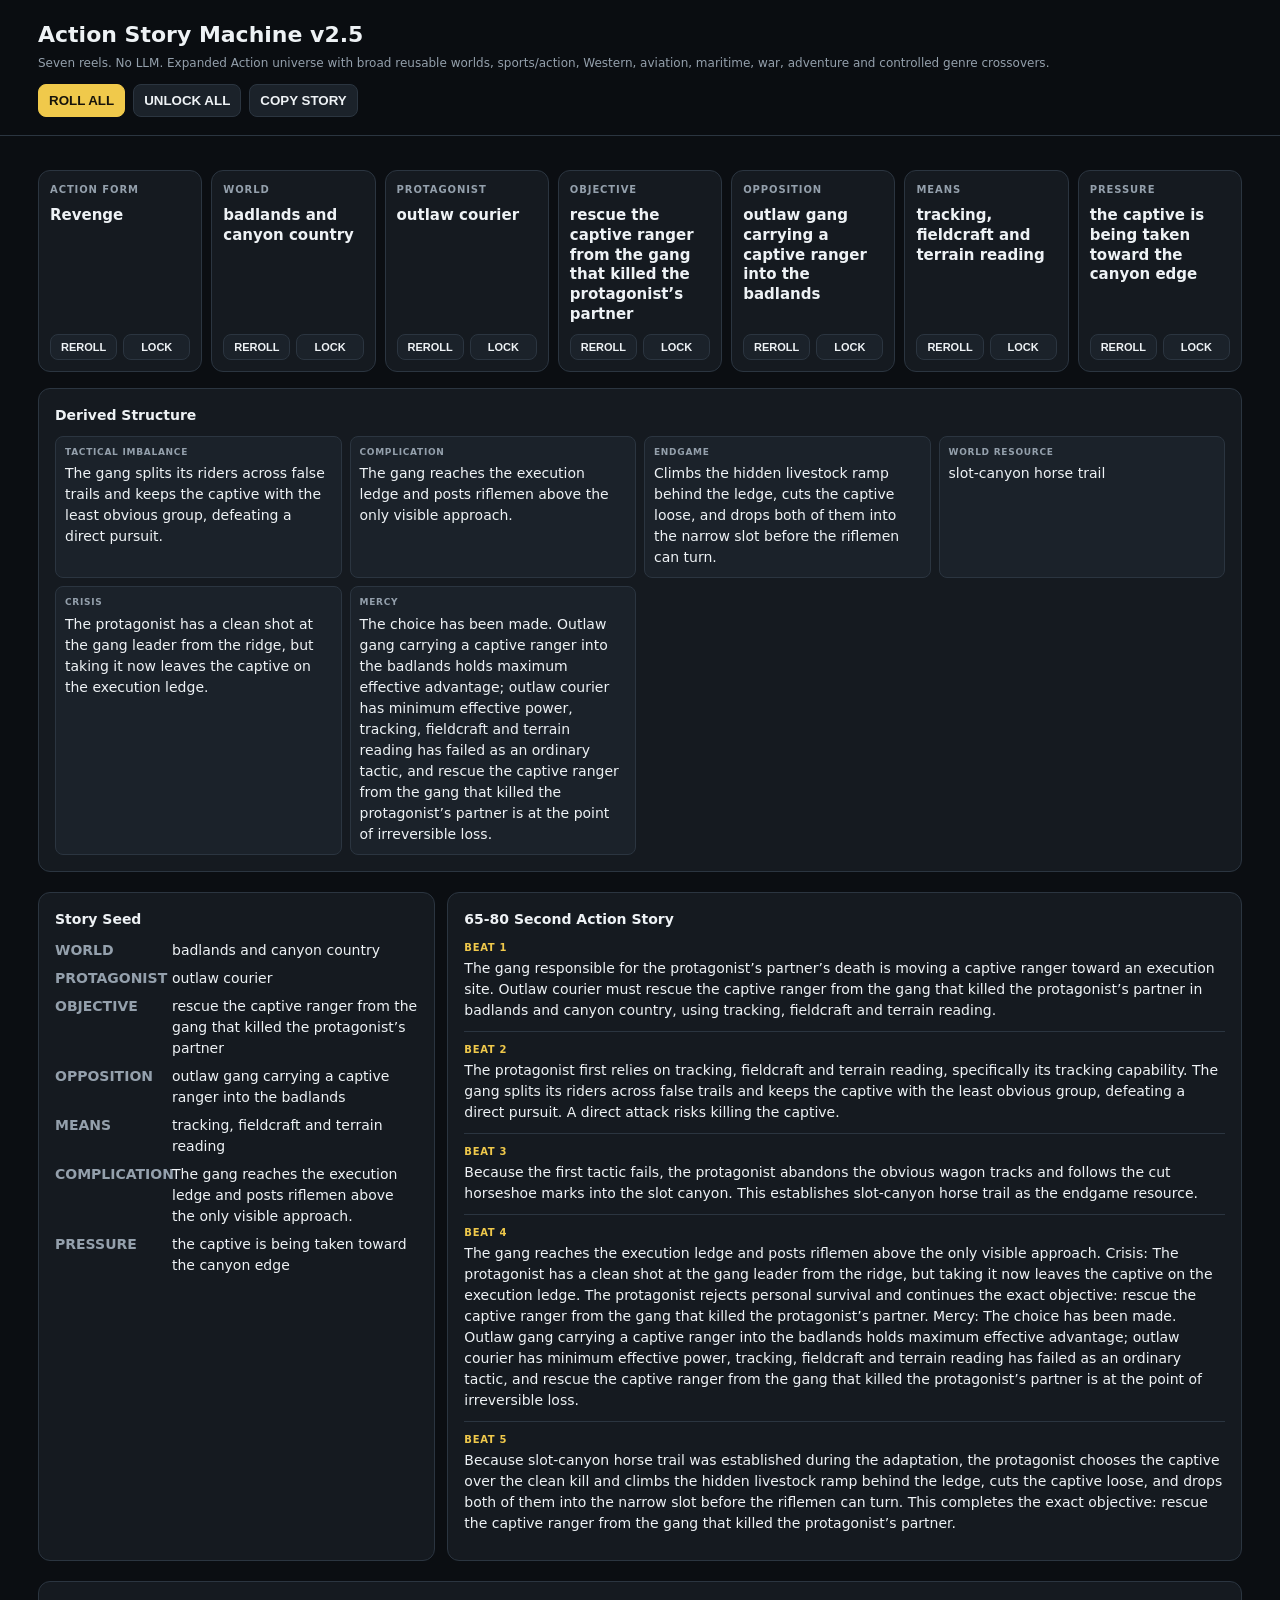
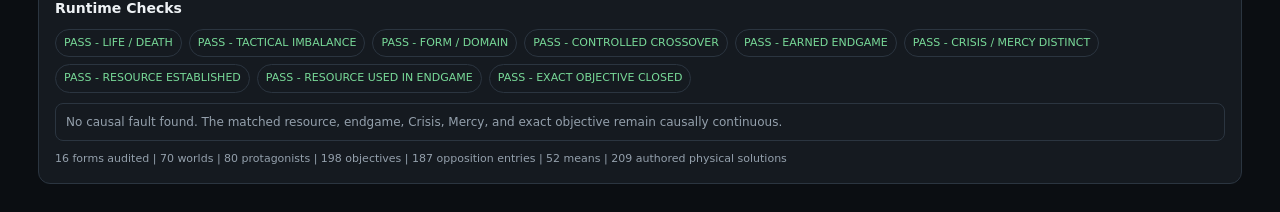
<file: Action_Story_Machine_v2.5.html>
<!doctype html>
<html lang="en">
<head>
<meta charset="utf-8">
<meta name="viewport" content="width=device-width,initial-scale=1">
<title>Action Story Machine v2.5</title>
<style>
:root{--bg:#0b0e12;--panel:#151a20;--panel2:#1b222a;--text:#eef2f5;--muted:#94a0ac;--line:#2b3540;--accent:#f0c94b;--good:#78d998;--bad:#ff8585}
*{box-sizing:border-box}
body{margin:0;background:var(--bg);color:var(--text);font:14px/1.5 system-ui,-apple-system,BlinkMacSystemFont,"Segoe UI",sans-serif}
header{position:sticky;top:0;z-index:4;background:#0b0e12f2;border-bottom:1px solid var(--line);backdrop-filter:blur(10px)}
.wrap{max-width:1240px;margin:auto;padding:18px}
h1{margin:0;font-size:22px}
.sub{margin-top:3px;color:var(--muted);font-size:12px}
.toolbar{display:flex;gap:8px;flex-wrap:wrap;margin-top:12px}
button{background:var(--panel2);color:var(--text);border:1px solid var(--line);border-radius:8px;padding:8px 10px;font-weight:750;cursor:pointer}
button:hover{border-color:#465462}
button.primary{background:var(--accent);color:#17130a;border-color:var(--accent)}
button.locked{color:var(--accent);border-color:var(--accent)}
.grid{display:grid;grid-template-columns:repeat(7,1fr);gap:9px;margin:16px 0}
.card,.section{background:var(--panel);border:1px solid var(--line);border-radius:12px}
.card{min-height:138px;padding:11px;display:flex;flex-direction:column}
.card h3{margin:0 0 9px;color:var(--muted);font-size:10px;letter-spacing:.09em}
.value{font-size:15px;font-weight:800;line-height:1.32;flex:1}
.actions{display:flex;gap:6px;margin-top:9px}
.actions button{font-size:11px;padding:6px;flex:1}
.section{padding:16px;margin:10px 0}
.section h2{font-size:14px;margin:0 0 10px}
.meta{display:grid;grid-template-columns:repeat(4,1fr);gap:8px}
.pill{background:var(--panel2);border:1px solid var(--line);border-radius:8px;padding:9px}
.pill b{display:block;color:var(--muted);font-size:9px;letter-spacing:.08em;margin-bottom:4px}
.cols{display:grid;grid-template-columns:1fr 2fr;gap:12px}
dl{display:grid;grid-template-columns:110px 1fr;gap:7px;margin:0}
dt{color:var(--muted);font-weight:750}
dd{margin:0}
.beat{padding:10px 0;border-top:1px solid var(--line)}
.beat:first-child{border-top:0;padding-top:0}
.beat b{display:block;color:var(--accent);font-size:10px;letter-spacing:.07em;margin-bottom:3px}
.checks{display:flex;gap:7px;flex-wrap:wrap}
.check{border:1px solid var(--line);border-radius:999px;padding:5px 8px;font-size:11px}
.pass{color:var(--good)}
.fail{color:var(--bad)}
.audit{color:var(--muted);font-size:11px;margin-top:10px}
.fault{margin-top:10px;padding:9px 10px;border:1px solid var(--line);border-radius:8px;color:var(--muted);font-size:12px}
.fault.fail{border-color:var(--bad);color:var(--bad)}
@media(max-width:1040px){.grid{grid-template-columns:repeat(2,1fr)}.meta{grid-template-columns:repeat(2,1fr)}.cols{grid-template-columns:1fr}}
@media(max-width:560px){.grid,.meta{grid-template-columns:1fr}}
</style>
</head>
<body>
<header><div class="wrap">
  <h1>Action Story Machine v2.5</h1>
  <div class="sub">Seven reels. No LLM. Expanded Action universe with broad reusable worlds, sports/action, Western, aviation, maritime, war, adventure and controlled genre crossovers.</div>
  <div class="toolbar">
    <button id="roll" class="primary">ROLL ALL</button>
    <button id="unlock">UNLOCK ALL</button>
    <button id="copy">COPY STORY</button>
  </div>
</div></header>

<main class="wrap">
  <div id="reels" class="grid"></div>

  <div class="section">
    <h2>Derived Structure</h2>
    <div class="meta">
      <div class="pill"><b>TACTICAL IMBALANCE</b><span id="imb"></span></div>
      <div class="pill"><b>COMPLICATION</b><span id="comp"></span></div>
      <div class="pill"><b>ENDGAME</b><span id="end"></span></div>
      <div class="pill"><b>WORLD RESOURCE</b><span id="res"></span></div>
      <div class="pill"><b>CRISIS</b><span id="crisis"></span></div>
      <div class="pill"><b>MERCY</b><span id="mercy"></span></div>
    </div>
  </div>

  <div class="cols">
    <div class="section"><h2>Story Seed</h2><dl id="seed"></dl></div>
    <div class="section"><h2>65-80 Second Action Story</h2><div id="story"></div></div>
  </div>

  <div class="section">
    <h2>Runtime Checks</h2>
    <div class="checks" id="checks"></div>
    <div class="fault" id="fault"></div>
    <div class="audit" id="audit"></div>
  </div>
</main>

<script>
const R=['form','world','protagonist','objective','opposition','means','pressure'];
const LABELS={form:'ACTION FORM',world:'WORLD',protagonist:'PROTAGONIST',objective:'OBJECTIVE',opposition:'OPPOSITION',means:'MEANS',pressure:'PRESSURE'};

const FORMS=[{"id":"disaster","label":"Disaster","role":"ENVIRONMENT"},{"id":"monster","label":"Monster","role":"CREATURE"},{"id":"doomsday","label":"Doomsday","role":"EXTINCTION"},{"id":"labyrinth","label":"Labyrinth","role":"LABYRINTH"},{"id":"rebellion","label":"Rebellion","role":"INSTITUTION"},{"id":"conspiracy","label":"Conspiracy","role":"HIDDEN"},{"id":"vigilante","label":"Vigilante","role":"LEGAL_IMMUNE"},{"id":"savior","label":"Savior","role":"PUBLIC_THREAT"},{"id":"revenge","label":"Revenge","role":"ACTIVE_VILLAIN"},{"id":"chase","label":"Chase","role":"PURSUER"},{"id":"collision","label":"Collision","role":"HERO_RIVAL"},{"id":"machiavellian","label":"Machiavellian","role":"DUAL_VILLAINS"},{"id":"fate","label":"Fate","role":"TEMPORAL_FORCE"},{"id":"unraveling","label":"Unraveling","role":"TEMPORAL_VILLAIN"},{"id":"deadline","label":"Deadline","role":"DEADLINE"},{"id":"holdout","label":"Holdout","role":"HOLDOUT"}];
const WORLDS=[{"id":"la","label":"Los Angeles urban core","domain":"MODERN","forms":["conspiracy","vigilante","savior","revenge","chase","machiavellian","deadline"],"crossovers":[]},{"id":"port","label":"container port","domain":"MODERN","forms":["conspiracy","vigilante","savior","revenge","chase","machiavellian","deadline","holdout"],"crossovers":[]},{"id":"rail","label":"mountain rail compound","domain":"RAIL","forms":["rebellion","conspiracy","savior","machiavellian","deadline","holdout"],"crossovers":[]},{"id":"wuxia","label":"wuxia mountain fortress","domain":"WUXIA","forms":["labyrinth","rebellion","revenge","chase","machiavellian","deadline","holdout"],"crossovers":[]},{"id":"dragon","label":"volcanic dragon range","domain":"DRAGON","forms":["monster","doomsday","savior","revenge","chase","deadline","holdout"],"crossovers":[]},{"id":"magic","label":"fortified magical city","domain":"MAGICAL","forms":["monster","doomsday","rebellion","conspiracy","savior","revenge","machiavellian","deadline","holdout"],"crossovers":[]},{"id":"super","label":"vertical superhero megacity","domain":"SUPERHERO","forms":["conspiracy","savior","chase","collision","machiavellian","deadline"],"crossovers":[]},{"id":"grave","label":"orbital ship graveyard","domain":"SPACE","forms":["disaster","labyrinth","savior","chase","machiavellian","deadline","holdout"],"crossovers":[]},{"id":"colony","label":"rotating deep-space colony","domain":"SPACE","forms":["doomsday","rebellion","conspiracy","savior","collision","machiavellian","deadline","holdout"],"crossovers":[]},{"id":"alien","label":"dense alien jungle","domain":"ALIEN","forms":["monster","doomsday","labyrinth","chase","deadline","holdout"],"crossovers":[]},{"id":"dino","label":"enclosed dinosaur preserve","domain":"DINOSAUR","forms":["monster","doomsday","labyrinth","chase","deadline","holdout"],"crossovers":[]},{"id":"kaiju","label":"coastal industrial harbor city","domain":"KAIJU","forms":["disaster","monster","savior","deadline","holdout"],"crossovers":[]},{"id":"post","label":"post-apocalyptic salt-basin convoy route","domain":"POST_APOC","forms":["disaster","doomsday","revenge","chase","machiavellian","deadline","holdout"],"crossovers":[]},{"id":"under","label":"subglacial ocean beneath an alien moon","domain":"UNDERWATER","forms":["disaster","monster","doomsday","labyrinth","deadline","holdout"],"crossovers":[]},{"id":"tlab","label":"experimental temporal transfer laboratory","domain":"TEMPORAL","forms":["fate","unraveling","deadline","holdout"],"crossovers":[]},{"id":"tstation","label":"orbital causality research station","domain":"TEMPORAL","forms":["fate","unraveling","deadline","holdout"],"crossovers":[]},{"id":"arctic","label":"Arctic research station","domain":"ARCTIC","forms":["disaster","monster","labyrinth","deadline","holdout"],"crossovers":[]},{"id":"dam","label":"mountain megadam","domain":"INDUSTRIAL","forms":["disaster","rebellion","savior","deadline","holdout"],"crossovers":[]},{"id":"desert","label":"desert solar-tower city","domain":"DESERT","forms":["disaster","conspiracy","vigilante","savior","chase","machiavellian","deadline"],"crossovers":[]},{"id":"citycore","label":"dense city center","domain":"MODERN","crossovers":[],"forms":["vigilante","collision"]},{"id":"suburbs","label":"suburban freeway and commercial district","domain":"MODERN","crossovers":[],"forms":["chase","conspiracy"]},{"id":"airport","label":"international airport complex","domain":"AVIATION","crossovers":["MODERN","ESPIONAGE"],"forms":["deadline","vigilante"]},{"id":"metro","label":"underground metro network","domain":"MODERN","crossovers":[],"forms":["disaster","conspiracy"]},{"id":"casino","label":"casino-resort complex","domain":"MODERN","crossovers":["ESPIONAGE"],"forms":["vigilante","machiavellian"]},{"id":"prison","label":"high-security prison complex","domain":"MODERN","crossovers":[],"forms":["rebellion","holdout"]},{"id":"stadium","label":"major sports stadium district","domain":"MODERN","crossovers":[],"forms":["savior","collision"]},{"id":"hotel","label":"luxury hotel and convention complex","domain":"MODERN","crossovers":["ESPIONAGE"],"forms":["conspiracy","revenge"]},{"id":"border","label":"international border crossing","domain":"MODERN","crossovers":["ESPIONAGE"],"forms":[]},{"id":"hospital","label":"urban hospital complex","domain":"MODERN","crossovers":[],"forms":["holdout","deadline"]},{"id":"roadcircuit","label":"permanent motor-racing circuit","domain":"MOTORSPORT","crossovers":["ESPIONAGE"],"forms":["collision","conspiracy"]},{"id":"oval","label":"high-speed oval and infield","domain":"MOTORSPORT","crossovers":[],"forms":["disaster","deadline"]},{"id":"rally","label":"mountain rally region","domain":"MOTORSPORT","crossovers":["ESPIONAGE"],"forms":["chase","disaster"]},{"id":"endurance","label":"endurance racing complex","domain":"MOTORSPORT","crossovers":["ESPIONAGE"],"forms":["deadline","conspiracy"]},{"id":"desertrally","label":"desert rally territory","domain":"MOTORSPORT","crossovers":["ESPIONAGE"],"forms":["chase"]},{"id":"airbase","label":"military airbase","domain":"AVIATION","crossovers":["WAR","ESPIONAGE"],"forms":["rebellion","conspiracy"]},{"id":"airstrip","label":"remote mountain airstrip","domain":"AVIATION","crossovers":["ADVENTURE"],"forms":["disaster","holdout"]},{"id":"airliner","label":"long-haul passenger aircraft","domain":"AVIATION","crossovers":["ESPIONAGE"],"forms":["disaster","deadline"]},{"id":"cargoair","label":"heavy cargo aircraft and logistics apron","domain":"AVIATION","crossovers":["ESPIONAGE"],"forms":["savior","conspiracy"]},{"id":"helicorridor","label":"mountain helicopter rescue corridor","domain":"AVIATION","crossovers":["WILDERNESS"],"forms":["disaster","chase"]},{"id":"containership","label":"ocean-going container ship","domain":"MARITIME","crossovers":["ESPIONAGE"],"forms":["labyrinth","conspiracy"]},{"id":"offshore","label":"offshore energy platform","domain":"MARITIME","crossovers":[],"forms":["disaster","holdout"]},{"id":"islandharbor","label":"island harbor and coastal channel","domain":"MARITIME","crossovers":["CRIME"],"forms":["chase","vigilante"]},{"id":"ferry","label":"passenger ferry and terminal","domain":"MARITIME","crossovers":["CRIME"],"forms":["disaster","deadline"]},{"id":"naval","label":"naval task-force vessel","domain":"MARITIME","crossovers":["WAR","ESPIONAGE"],"forms":["rebellion","machiavellian"]},{"id":"occupied","label":"occupied city","domain":"WAR","crossovers":["ESPIONAGE","HORROR"],"forms":["rebellion","monster"]},{"id":"frontline","label":"frontline settlement","domain":"WAR","crossovers":["HORROR"],"forms":["holdout","collision"]},{"id":"desertwar","label":"desert combat corridor","domain":"WAR","crossovers":["HORROR"],"forms":["chase","deadline"]},{"id":"junglewar","label":"jungle combat zone","domain":"WAR","crossovers":["HORROR"],"forms":["labyrinth","monster"]},{"id":"evacfield","label":"contested evacuation airfield","domain":"WAR","crossovers":["AVIATION"],"forms":["savior","holdout"]},{"id":"frontier","label":"frontier town","domain":"WESTERN","crossovers":["SCI_FI","HORROR"],"forms":["vigilante","conspiracy","savior"]},{"id":"westernrail","label":"desert railroad territory","domain":"WESTERN","crossovers":["SCI_FI"],"forms":["chase","deadline"]},{"id":"badlands","label":"badlands and canyon country","domain":"WESTERN","crossovers":["SCI_FI","HORROR"],"forms":["revenge","monster"]},{"id":"miningtown","label":"frontier mining settlement","domain":"WESTERN","crossovers":["HORROR"],"forms":["rebellion","disaster"]},{"id":"cattle","label":"remote cattle-ranch territory","domain":"WESTERN","crossovers":["SCI_FI"],"forms":["chase","savior"]},{"id":"borderfort","label":"frontier border fort","domain":"WESTERN","crossovers":["SCI_FI","HORROR"],"forms":["holdout","machiavellian"]},{"id":"tournament","label":"isolated martial-arts tournament compound","domain":"MARTIAL","crossovers":["CRIME","SCI_FI"],"forms":["conspiracy","revenge","machiavellian","collision"]},{"id":"fightarena","label":"professional combat-sports arena","domain":"MARTIAL","crossovers":["CRIME","ESPIONAGE"],"forms":["vigilante","collision"]},{"id":"undergroundfight","label":"underground fight complex","domain":"MARTIAL","crossovers":["CRIME"],"forms":["vigilante","deadline"]},{"id":"ruins","label":"archaeological ruins and canyon complex","domain":"ADVENTURE","crossovers":["FANTASY"],"forms":["labyrinth","conspiracy"]},{"id":"losttemple","label":"lost temple complex","domain":"ADVENTURE","crossovers":["FANTASY","HORROR"],"forms":["monster","fate"]},{"id":"caves","label":"deep cave system","domain":"ADVENTURE","crossovers":["HORROR"],"forms":["disaster","labyrinth"]},{"id":"remoteisland","label":"remote tropical island","domain":"ADVENTURE","crossovers":["HORROR"],"forms":["monster","doomsday"]},{"id":"pirates","label":"pirate archipelago","domain":"PIRATE","crossovers":["FANTASY"],"forms":["chase","machiavellian","monster"]},{"id":"enchanted","label":"enchanted wilderness","domain":"FANTASY","crossovers":["HORROR"],"forms":["labyrinth","monster"]},{"id":"citadel","label":"floating citadel","domain":"FANTASY","crossovers":[],"forms":["rebellion","collision","unraveling"]},{"id":"mooncolony","label":"lunar industrial colony","domain":"SPACE","crossovers":["ESPIONAGE"],"forms":["rebellion","disaster"]},{"id":"asteroidmine","label":"asteroid mining complex","domain":"SPACE","crossovers":["HORROR"],"forms":["labyrinth","conspiracy"]},{"id":"derelict","label":"derelict generation ship","domain":"SPACE","crossovers":["HORROR"],"forms":["monster","labyrinth"]},{"id":"alpine","label":"alpine mountain range","domain":"WILDERNESS","crossovers":[],"forms":["disaster","chase"]},{"id":"tropical","label":"tropical island wilderness","domain":"WILDERNESS","crossovers":["HORROR"],"forms":["monster","holdout"]}];
const PROTAGONISTS=[{"id":"agent","label":"covert field agent","domains":["MODERN"],"tags":["STEALTH_USER","FIREARMS_USER","TACTICAL"],"forms":["conspiracy","vigilante","savior","revenge","chase","machiavellian","deadline"],"worlds":["la","port"]},{"id":"rescue_driver","label":"former rally driver turned rescue contractor","domains":["MODERN","DESERT"],"tags":["DRIVER","TACTICAL"],"forms":["savior","revenge","chase","deadline"],"worlds":[]},{"id":"port_engineer","label":"port systems engineer","domains":["MODERN"],"tags":["TECH_USER"],"forms":["conspiracy","savior","machiavellian","deadline","holdout"],"worlds":["port"]},{"id":"rail_rebel","label":"rail-yard rebel mechanic","domains":["RAIL"],"tags":["TECH_USER","REBEL"],"forms":["rebellion","conspiracy","savior","machiavellian","deadline","holdout"],"worlds":["rail"]},{"id":"rail_marshal","label":"rail security marshal turned dissident","domains":["RAIL"],"tags":["FIREARMS_USER","REBEL","TACTICAL"],"forms":["rebellion","conspiracy","savior","deadline","holdout"],"worlds":["rail"]},{"id":"wuxia_guard","label":"wuxia border guard","domains":["WUXIA"],"tags":["MARTIAL_USER","RIDER"],"forms":["labyrinth","rebellion","revenge","chase","deadline","holdout"],"worlds":["wuxia"]},{"id":"wuxia_swordsman","label":"disgraced fortress swordsman","domains":["WUXIA"],"tags":["MARTIAL_USER"],"forms":["labyrinth","revenge","machiavellian","deadline","holdout"],"worlds":["wuxia"]},{"id":"dragon_rider","label":"dragon rider","domains":["DRAGON"],"tags":["DRAGON_USER","AERIAL_USER"],"forms":["monster","doomsday","savior","revenge","chase","deadline","holdout"],"worlds":["dragon"]},{"id":"dragon_keeper","label":"dragon nesting-ground keeper","domains":["DRAGON"],"tags":["CREATURE_EXPERT","DRAGON_USER"],"forms":["monster","doomsday","savior","holdout"],"worlds":["dragon"]},{"id":"battle_mage","label":"battle mage","domains":["MAGICAL"],"tags":["MAGIC_USER","TACTICAL"],"forms":["monster","doomsday","rebellion","conspiracy","savior","revenge","machiavellian","deadline","holdout"],"worlds":["magic"]},{"id":"ward_engineer","label":"city ward engineer","domains":["MAGICAL"],"tags":["WARD_USER","TECH_USER"],"forms":["doomsday","rebellion","conspiracy","savior","machiavellian","deadline","holdout"],"worlds":["magic"]},{"id":"flight_hero","label":"flight-capable superhero","domains":["SUPERHERO"],"tags":["SUPER_USER","AERIAL_USER"],"forms":["conspiracy","savior","chase","collision","machiavellian","deadline"],"worlds":["super"]},{"id":"kinetic_hero","label":"kinetic rescue hero","domains":["SUPERHERO"],"tags":["SUPER_USER","TECH_USER"],"forms":["conspiracy","savior","collision","machiavellian","deadline"],"worlds":["super"]},{"id":"star_pilot","label":"starfighter pilot","domains":["SPACE"],"tags":["STAR_PILOT","AERIAL_USER"],"forms":["disaster","savior","chase","collision","deadline","holdout"],"worlds":["grave","colony"]},{"id":"salvage_engineer","label":"orbital salvage engineer","domains":["SPACE"],"tags":["TECH_USER","EVA_USER"],"forms":["disaster","labyrinth","conspiracy","savior","machiavellian","deadline","holdout"],"worlds":["grave","colony"]},{"id":"colony_officer","label":"colony rescue officer","domains":["SPACE"],"tags":["TECH_USER","TACTICAL","REBEL"],"forms":["doomsday","rebellion","conspiracy","savior","collision","machiavellian","deadline","holdout"],"worlds":["colony"]},{"id":"xenobiologist","label":"xenobiologist","domains":["ALIEN"],"tags":["CREATURE_EXPERT","SCIENCE_USER"],"forms":["monster","doomsday","labyrinth","chase","deadline","holdout"],"worlds":["alien"]},{"id":"field_ranger","label":"wildlife field ranger","domains":["ALIEN","DINOSAUR"],"tags":["CREATURE_EXPERT","TACTICAL"],"forms":["monster","doomsday","labyrinth","chase","deadline","holdout"],"worlds":["alien","dino"]},{"id":"paleo","label":"preserve paleobiologist","domains":["DINOSAUR"],"tags":["CREATURE_EXPERT","SCIENCE_USER"],"forms":["monster","doomsday","labyrinth","deadline","holdout"],"worlds":["dino"]},{"id":"kaiju_acoustics","label":"marine acoustics specialist","domains":["KAIJU"],"tags":["ACOUSTIC_USER","TECH_USER"],"forms":["monster","savior","deadline","holdout"],"worlds":["kaiju"]},{"id":"kaiju_rescue","label":"harbor disaster-response pilot","domains":["KAIJU"],"tags":["DRIVER","TECH_USER"],"forms":["disaster","savior","deadline","holdout"],"worlds":["kaiju"]},{"id":"convoy_driver","label":"wasteland convoy driver","domains":["POST_APOC"],"tags":["DRIVER","TACTICAL"],"forms":["disaster","revenge","chase","machiavellian","deadline","holdout"],"worlds":["post"]},{"id":"water_engineer","label":"settlement water engineer","domains":["POST_APOC"],"tags":["TECH_USER","SURVIVAL_USER"],"forms":["disaster","doomsday","machiavellian","deadline","holdout"],"worlds":["post"]},{"id":"sub_pilot","label":"submersible pilot","domains":["UNDERWATER"],"tags":["SUB_USER","TECH_USER"],"forms":["disaster","monster","doomsday","labyrinth","deadline","holdout"],"worlds":["under"]},{"id":"ocean_engineer","label":"ocean systems engineer","domains":["UNDERWATER"],"tags":["TECH_USER","SCIENCE_USER"],"forms":["disaster","doomsday","labyrinth","deadline","holdout"],"worlds":["under"]},{"id":"temporal_tech","label":"temporal systems technician","domains":["TEMPORAL"],"tags":["TEMPORAL_USER","TECH_USER"],"forms":["fate","unraveling","deadline","holdout"],"worlds":["tlab","tstation"]},{"id":"causality_investigator","label":"causality investigator","domains":["TEMPORAL"],"tags":["TEMPORAL_USER","TACTICAL"],"forms":["fate","unraveling","deadline","holdout"],"worlds":["tlab","tstation"]},{"id":"glaciologist","label":"glaciologist","domains":["ARCTIC"],"tags":["SCIENCE_USER","SURVIVAL_USER"],"forms":["disaster","monster","labyrinth","deadline","holdout"],"worlds":["arctic"]},{"id":"polar_rescue","label":"polar rescue specialist","domains":["ARCTIC"],"tags":["SURVIVAL_USER","TECH_USER"],"forms":["disaster","monster","labyrinth","deadline","holdout"],"worlds":["arctic"]},{"id":"dam_engineer","label":"megadam control engineer","domains":["INDUSTRIAL"],"tags":["TECH_USER","REBEL"],"forms":["disaster","rebellion","savior","deadline","holdout"],"worlds":["dam"]},{"id":"rescue_diver","label":"flood-rescue diver","domains":["INDUSTRIAL"],"tags":["SURVIVAL_USER","TECH_USER"],"forms":["disaster","savior","deadline","holdout"],"worlds":["dam"]},{"id":"solar_engineer","label":"heliostat systems engineer","domains":["DESERT"],"tags":["TECH_USER"],"forms":["disaster","conspiracy","savior","machiavellian","deadline"],"worlds":["desert"]},{"id":"desert_agent","label":"desert security investigator","domains":["DESERT"],"tags":["STEALTH_USER","FIREARMS_USER","DRIVER"],"forms":["conspiracy","vigilante","savior","chase","machiavellian","deadline"],"worlds":["desert"]},{"id":"transit_engineer","label":"transit systems engineer","domains":["MODERN"],"worlds":["la"],"tags":["TECH_USER"],"forms":["conspiracy","savior","deadline"]},{"id":"detective","label":"major-crimes detective","domains":["MODERN"],"tags":["FIREARMS_USER","INVESTIGATOR","TACTICAL"],"forms":["conspiracy","vigilante","savior","revenge","chase","machiavellian","deadline","holdout"],"worlds":[]},{"id":"firefighter","label":"urban firefighter","domains":["MODERN"],"tags":["RESCUE_USER","PHYSICAL_USER"],"forms":["disaster","savior","deadline","holdout","collision"],"worlds":[]},{"id":"paramedic","label":"tactical paramedic","domains":["MODERN"],"tags":["MEDIC_USER","RESCUE_USER","TACTICAL"],"forms":["savior","chase","deadline","holdout"],"worlds":[]},{"id":"bodyguard","label":"close-protection specialist","domains":["MODERN"],"tags":["FIREARMS_USER","STEALTH_USER","TACTICAL"],"forms":["vigilante","savior","revenge","chase","conspiracy","deadline"],"worlds":[]},{"id":"thief","label":"professional infiltration thief","domains":["MODERN"],"tags":["STEALTH_USER","CLIMBER","TACTICAL"],"forms":["conspiracy","vigilante","machiavellian","chase"],"worlds":[]},{"id":"bombtech","label":"bomb-disposal technician","domains":["MODERN","AVIATION"],"tags":["DEMO_USER","TECH_USER"],"forms":["savior","deadline","conspiracy"],"worlds":[]},{"id":"transitop","label":"transit operations supervisor","domains":["MODERN"],"tags":["TECH_USER","RESCUE_USER"],"forms":["disaster","conspiracy","savior","deadline"],"worlds":[]},{"id":"racedriver","label":"factory racing driver","domains":["MOTORSPORT"],"tags":["RACING_DRIVER","TACTICAL"],"forms":["disaster","savior","revenge","chase","collision","deadline"],"worlds":[]},{"id":"formuladriver","label":"rookie formula driver","domains":["MOTORSPORT"],"tags":["RACING_DRIVER"],"forms":["disaster","chase","collision","deadline"],"worlds":[]},{"id":"endurancedriver","label":"veteran endurance-racing driver","domains":["MOTORSPORT"],"tags":["RACING_DRIVER","MECHANICAL_USER"],"forms":["disaster","chase","collision","deadline"],"worlds":[]},{"id":"rallydriver","label":"rally driver","domains":["MOTORSPORT"],"tags":["RACING_DRIVER","NAVIGATOR"],"forms":["disaster","chase","deadline"],"worlds":[]},{"id":"raceengineer","label":"race engineer","domains":["MOTORSPORT"],"tags":["RACE_ENGINEER","TECH_USER"],"forms":["conspiracy","savior","deadline","holdout"],"worlds":[]},{"id":"airlinepilot","label":"airline captain","domains":["AVIATION"],"tags":["AVIATION_USER","TACTICAL"],"forms":["disaster","savior","deadline","holdout"],"worlds":[]},{"id":"helipilot","label":"helicopter rescue pilot","domains":["AVIATION"],"tags":["HELI_USER","RESCUE_USER"],"forms":["disaster","savior","chase","deadline","holdout"],"worlds":[]},{"id":"cargopilot","label":"cargo pilot","domains":["AVIATION"],"tags":["AVIATION_USER","TACTICAL"],"forms":["disaster","conspiracy","savior","chase","deadline"],"worlds":[]},{"id":"testpilot","label":"military test pilot","domains":["AVIATION"],"tags":["AVIATION_USER","TACTICAL"],"forms":["rebellion","conspiracy","savior","chase","collision","deadline"],"worlds":[]},{"id":"flightengineer","label":"aircraft systems engineer","domains":["AVIATION"],"tags":["AIR_TECH","TECH_USER"],"forms":["disaster","conspiracy","savior","deadline","holdout"],"worlds":[]},{"id":"captain","label":"merchant-ship captain","domains":["MARITIME"],"tags":["SEAMAN_USER","TACTICAL"],"forms":["disaster","savior","chase","collision","deadline","holdout","labyrinth"],"worlds":[]},{"id":"marineeng","label":"marine engineer","domains":["MARITIME"],"tags":["MARINE_TECH","TECH_USER"],"forms":["disaster","conspiracy","savior","deadline","holdout"],"worlds":[]},{"id":"rescueswimmer","label":"rescue swimmer","domains":["MARITIME"],"tags":["SWIMMER","RESCUE_USER"],"forms":["disaster","savior","chase","holdout"],"worlds":[]},{"id":"navalofficer","label":"naval boarding officer","domains":["MARITIME","WAR"],"tags":["SOLDIER","SEAMAN_USER","FIREARMS_USER"],"forms":["rebellion","conspiracy","savior","revenge","chase","machiavellian","deadline","holdout"],"worlds":[]},{"id":"soldier","label":"special-operations soldier","domains":["WAR"],"tags":["SOLDIER","FIREARMS_USER","TACTICAL"],"forms":["rebellion","conspiracy","savior","revenge","chase","collision","machiavellian","deadline","holdout"],"worlds":[]},{"id":"combatmedic","label":"combat medic","domains":["WAR"],"tags":["MEDIC_USER","SOLDIER","RESCUE_USER"],"forms":["savior","chase","collision","deadline","holdout"],"worlds":[]},{"id":"recon","label":"reconnaissance scout","domains":["WAR"],"tags":["SOLDIER","TRACKER","NAVIGATOR"],"forms":["labyrinth","revenge","chase","deadline","holdout","monster"],"worlds":[]},{"id":"sheriff","label":"frontier sheriff","domains":["WESTERN"],"tags":["GUNFIGHTER","TRACKER","TACTICAL"],"forms":["rebellion","conspiracy","vigilante","savior","revenge","chase","machiavellian","deadline","holdout"],"worlds":[]},{"id":"outlaw","label":"outlaw courier","domains":["WESTERN"],"tags":["GUNFIGHTER","RIDER","TRACKER"],"forms":["revenge","chase","machiavellian","deadline"],"worlds":[]},{"id":"bounty","label":"bounty hunter","domains":["WESTERN"],"tags":["GUNFIGHTER","TRACKER","RIDER"],"forms":["vigilante","revenge","chase","machiavellian","deadline"],"worlds":[]},{"id":"scout","label":"frontier cavalry scout","domains":["WESTERN"],"tags":["GUNFIGHTER","RIDER","TRACKER"],"forms":["labyrinth","savior","chase","deadline","holdout","monster"],"worlds":[]},{"id":"stagecoach","label":"stagecoach driver","domains":["WESTERN"],"tags":["RIDER","DRIVER"],"forms":["disaster","chase","deadline"],"worlds":[]},{"id":"railengineer","label":"railroad engineer","domains":["WESTERN"],"tags":["RAIL_OPERATOR","TECH_USER"],"forms":["disaster","rebellion","savior","deadline"],"worlds":[]},{"id":"undercoverfighter","label":"undercover martial artist","domains":["MARTIAL"],"tags":["MARTIAL_ARTIST","STEALTH_USER"],"forms":["conspiracy","vigilante","revenge","machiavellian","deadline"],"worlds":[]},{"id":"champion","label":"tournament champion","domains":["MARTIAL"],"tags":["MARTIAL_ARTIST","TACTICAL"],"forms":["savior","revenge","collision","machiavellian","deadline"],"worlds":[]},{"id":"fighter","label":"disgraced professional fighter","domains":["MARTIAL"],"tags":["MARTIAL_ARTIST"],"forms":["vigilante","revenge","collision","deadline"],"worlds":[]},{"id":"archaeologist","label":"field archaeologist","domains":["ADVENTURE"],"tags":["ARCHAEOLOGIST","CLIMBER","NAVIGATOR"],"forms":["disaster","monster","labyrinth","conspiracy","chase","fate","deadline"],"worlds":[]},{"id":"expeditionguide","label":"expedition guide","domains":["ADVENTURE"],"tags":["WILDERNESS_USER","CLIMBER","TRACKER"],"forms":["disaster","monster","labyrinth","savior","chase","deadline","holdout","doomsday"],"worlds":[]},{"id":"piratecaptain","label":"pirate captain","domains":["PIRATE"],"tags":["PIRATE_USER","SEAMAN_USER","MARTIAL_USER"],"forms":["monster","conspiracy","savior","revenge","chase","machiavellian","deadline","holdout"],"worlds":[]},{"id":"privateer","label":"privateer navigator","domains":["PIRATE"],"tags":["SEAMAN_USER","NAVIGATOR","MARTIAL_USER"],"forms":["monster","savior","revenge","chase","machiavellian","deadline"],"worlds":[]},{"id":"fantasyranger","label":"fantasy ranger","domains":["FANTASY"],"tags":["FANTASY_RANGER","TRACKER","MARTIAL_USER"],"forms":["monster","doomsday","labyrinth","savior","revenge","chase","deadline","holdout"],"worlds":[]},{"id":"citadelknight","label":"citadel knight","domains":["FANTASY"],"tags":["MARTIAL_USER","MAGIC_USER"],"forms":["rebellion","conspiracy","savior","revenge","collision","machiavellian","deadline","holdout","unraveling"],"worlds":[]},{"id":"moonminer","label":"lunar mining foreman","domains":["SPACE"],"tags":["EVA_USER","TECH_USER"],"forms":["disaster","rebellion","conspiracy","savior","labyrinth","deadline","holdout"],"worlds":[]},{"id":"asteroidpilot","label":"asteroid tug pilot","domains":["SPACE"],"tags":["STAR_PILOT","EVA_USER"],"forms":["disaster","monster","chase","collision","deadline"],"worlds":[]},{"id":"alpinerescuer","label":"alpine rescue specialist","domains":["WILDERNESS"],"tags":["CLIMBER","RESCUE_USER","WILDERNESS_USER"],"forms":["disaster","monster","labyrinth","savior","chase","deadline","holdout"],"worlds":[]},{"id":"islandranger","label":"island conservation ranger","domains":["WILDERNESS"],"tags":["TRACKER","WILDERNESS_USER","CREATURE_EXPERT"],"forms":["disaster","monster","doomsday","labyrinth","chase","holdout"],"worlds":[]},{"id":"harboragent","label":"harbor patrol investigator","domains":["MARITIME"],"tags":["SEAMAN_USER","FIREARMS_USER","TACTICAL"],"forms":["vigilante","conspiracy","chase","savior","deadline"],"worlds":[]},{"id":"mineforeman","label":"frontier mine foreman","domains":["WESTERN"],"tags":["CLIMBER","TECH_USER","TRACKER"],"forms":["disaster","rebellion","deadline","holdout"],"worlds":[]},{"id":"corrections","label":"prison response sergeant","domains":["MODERN"],"tags":["TACTICAL","FIREARMS_USER"],"forms":["rebellion","holdout","conspiracy","deadline"],"worlds":[]}];
const OBJECTIVES=[{"id":"la_safehouse","label":"get the wounded witness to the metro safehouse","domains":["MODERN"],"forms":["chase"],"goal":"REACH","target":"METRO_SAFEHOUSE","threats":["PURSUIT"],"worlds":["la"]},{"id":"la_rescue_witness","label":"rescue the abducted witness before the execution order is carried out","domains":["MODERN"],"forms":["vigilante","revenge"],"goal":"RESCUE","target":"WITNESS","threats":["EXECUTION"],"worlds":["la"]},{"id":"la_stop_demo","label":"stop the remote demolition before the evacuation convoy enters the tunnel","domains":["MODERN"],"forms":["savior","conspiracy","deadline"],"goal":"STOP","target":"REMOTE_DEMOLITION","threats":["TIMED_EVENT","PUBLIC_DESTRUCTION"],"worlds":["la"]},{"id":"la_recover_drive","label":"recover the city-control drive before either faction can activate it","domains":["MODERN"],"forms":["machiavellian"],"goal":"RECOVER","target":"CITY_DRIVE","threats":["CONTROL_OBJECT"],"worlds":["la"]},{"id":"port_ferry","label":"get the injured dockworker witness to the harbor ferry","domains":["MODERN"],"forms":["chase"],"goal":"REACH","target":"HARBOR_FERRY","threats":["PURSUIT"],"worlds":["port"]},{"id":"port_open_floodgate","label":"open the floodgate route for the trapped evacuation buses","domains":["MODERN"],"forms":["savior","deadline"],"goal":"OPEN","target":"PORT_FLOODGATE","threats":["PUBLIC_DESTRUCTION","TIMED_EVENT"],"worlds":["port"]},{"id":"port_rescue_engineer","label":"rescue the kidnapped port engineer before the freighter departs","domains":["MODERN"],"forms":["revenge","vigilante"],"goal":"RESCUE","target":"PORT_ENGINEER","threats":["EXECUTION"],"worlds":["port"]},{"id":"port_recover_override","label":"recover the port override key before the rival crews seize the harbor grid","domains":["MODERN"],"forms":["machiavellian"],"goal":"RECOVER","target":"PORT_OVERRIDE","threats":["CONTROL_OBJECT"],"worlds":["port"]},{"id":"port_hold_ferry","label":"keep the injured evacuees alive until the rescue ferry docks","domains":["MODERN"],"forms":["holdout"],"goal":"SURVIVE","target":"RESCUE_FERRY","threats":["ASSAULT"],"worlds":["port"]},{"id":"rail_stop_train","label":"stop the execution train before it enters the sealed tunnel","domains":["RAIL"],"forms":["rebellion","deadline","savior"],"goal":"STOP","target":"EXECUTION_TRAIN","threats":["INSTITUTIONAL_VIOLENCE","TIMED_EVENT"],"worlds":["rail"]},{"id":"rail_open_gate","label":"open the evacuation gate for the trapped passengers","domains":["RAIL"],"forms":["rebellion","savior"],"goal":"OPEN","target":"RAIL_EVAC_GATE","threats":["INSTITUTIONAL_VIOLENCE","PUBLIC_DESTRUCTION"],"worlds":["rail"]},{"id":"rail_recover_key","label":"recover the route key before either rival faction sends the passenger train onto the kill line","domains":["RAIL"],"forms":["machiavellian"],"goal":"RECOVER","target":"ROUTE_KEY","threats":["CONTROL_OBJECT","TIMED_EVENT"],"worlds":["rail"]},{"id":"rail_hold","label":"keep the trapped passengers alive until the relief locomotive reaches the compound","domains":["RAIL"],"forms":["holdout"],"goal":"SURVIVE","target":"RELIEF_LOCOMOTIVE","threats":["ASSAULT"],"worlds":["rail"]},{"id":"wuxia_inner_keep","label":"get the wounded courier into the inner keep","domains":["WUXIA"],"forms":["labyrinth","chase"],"goal":"REACH","target":"INNER_KEEP","threats":["PURSUIT"],"worlds":["wuxia"]},{"id":"wuxia_rescue","label":"rescue the captive before the fortress execution bell","domains":["WUXIA"],"forms":["revenge","labyrinth"],"goal":"RESCUE","target":"FORTRESS_CAPTIVE","threats":["EXECUTION"],"worlds":["wuxia"]},{"id":"wuxia_open_gate","label":"open the mountain gate for the trapped villagers","domains":["WUXIA"],"forms":["rebellion"],"goal":"OPEN","target":"MOUNTAIN_GATE","threats":["INSTITUTIONAL_VIOLENCE"],"worlds":["wuxia"]},{"id":"wuxia_recover_seal","label":"recover the command seal before either warlord can claim the fortress","domains":["WUXIA"],"forms":["machiavellian"],"goal":"RECOVER","target":"COMMAND_SEAL","threats":["CONTROL_OBJECT"],"worlds":["wuxia"]},{"id":"wuxia_stop_beacon","label":"stop the signal brazier before it triggers the captive executions","domains":["WUXIA"],"forms":["deadline"],"goal":"STOP","target":"SIGNAL_BRAZIER","threats":["TIMED_EVENT","EXECUTION"],"worlds":["wuxia"]},{"id":"wuxia_hold","label":"keep the wounded courier alive until the civilian column clears the pass","domains":["WUXIA"],"forms":["holdout"],"goal":"SURVIVE","target":"COLUMN_CLEAR","threats":["ASSAULT"],"worlds":["wuxia"]},{"id":"dragon_refuge","label":"carry the wounded courier to the mountain refuge","domains":["DRAGON"],"forms":["chase","savior"],"goal":"REACH","target":"MOUNTAIN_REFUGE","threats":["PURSUIT","CREATURE_ATTACK"],"worlds":["dragon"]},{"id":"dragon_hatchling","label":"get the injured hatchling into the nesting caverns","domains":["DRAGON"],"forms":["monster"],"goal":"REACH","target":"NESTING_CAVERNS","threats":["CREATURE_ATTACK"],"worlds":["dragon"]},{"id":"dragon_colony","label":"keep the last surviving dragon nesting colony alive","domains":["DRAGON"],"forms":["doomsday"],"goal":"PRESERVE","target":"DRAGON_COLONY","threats":["EXTINCTION"],"worlds":["dragon"]},{"id":"dragon_rescue_keeper","label":"rescue the captured nesting-ground keeper before the culling riders execute them","domains":["DRAGON"],"forms":["revenge"],"goal":"RESCUE","target":"DRAGON_KEEPER","threats":["EXECUTION"],"worlds":["dragon"]},{"id":"dragon_stop_fireline","label":"stop the ignition line before it burns through the nesting basin","domains":["DRAGON"],"forms":["deadline","savior"],"goal":"STOP","target":"IGNITION_LINE","threats":["TIMED_EVENT","PUBLIC_DESTRUCTION"],"worlds":["dragon"]},{"id":"dragon_hold","label":"keep the injured hatchling alive until the rescue riders reach the basin","domains":["DRAGON"],"forms":["holdout"],"goal":"SURVIVE","target":"RESCUE_RIDERS","threats":["ASSAULT","CREATURE_ATTACK"],"worlds":["dragon"]},{"id":"magic_stop_barrage","label":"stop the city ward barrage before it fires into the refugee quarter","domains":["MAGICAL"],"forms":["savior","conspiracy","deadline"],"goal":"STOP","target":"WARD_BARRAGE","threats":["TIMED_EVENT","PUBLIC_DESTRUCTION","INSTITUTIONAL_VIOLENCE"],"worlds":["magic"]},{"id":"magic_sanctuary","label":"preserve the city's last living sanctuary","domains":["MAGICAL"],"forms":["doomsday"],"goal":"PRESERVE","target":"LIVING_SANCTUARY","threats":["EXTINCTION"],"worlds":["magic"]},{"id":"magic_open_gate","label":"open the ward gate for the trapped civilians","domains":["MAGICAL"],"forms":["rebellion","savior"],"goal":"OPEN","target":"WARD_GATE","threats":["INSTITUTIONAL_VIOLENCE","PUBLIC_DESTRUCTION"],"worlds":["magic"]},{"id":"magic_recover_key","label":"recover the ward key before either mage faction takes command of the city defenses","domains":["MAGICAL"],"forms":["machiavellian"],"goal":"RECOVER","target":"WARD_KEY","threats":["CONTROL_OBJECT"],"worlds":["magic"]},{"id":"magic_rescue_apprentice","label":"rescue the captured apprentice before the war mage completes the execution rite","domains":["MAGICAL"],"forms":["revenge"],"goal":"RESCUE","target":"APPRENTICE","threats":["EXECUTION"],"worlds":["magic"]},{"id":"magic_escape_beast","label":"get the wounded ward-keeper into the sanctuary before the siege beast reaches them","domains":["MAGICAL"],"forms":["monster"],"goal":"REACH","target":"SANCTUARY","threats":["CREATURE_ATTACK"],"worlds":["magic"]},{"id":"magic_hold","label":"keep the wounded ward-keeper alive until the relief wards come online","domains":["MAGICAL"],"forms":["holdout"],"goal":"SURVIVE","target":"RELIEF_WARDS","threats":["ASSAULT"],"worlds":["magic"]},{"id":"super_both","label":"save both evacuation groups without killing the rival hero","domains":["SUPERHERO"],"forms":["collision"],"goal":"SAVE","target":"BOTH_GROUPS","threats":["COLLISION"],"worlds":["super"]},{"id":"super_stop_grid","label":"stop the emergency-defense grid before it fires on the evacuation district","domains":["SUPERHERO"],"forms":["savior","conspiracy","deadline"],"goal":"STOP","target":"DEFENSE_GRID","threats":["TIMED_EVENT","PUBLIC_DESTRUCTION"],"worlds":["super"]},{"id":"super_open_corridor","label":"open the evacuation corridor for the trapped civilians","domains":["SUPERHERO"],"forms":["savior"],"goal":"OPEN","target":"EVAC_CORRIDOR","threats":["PUBLIC_DESTRUCTION"],"worlds":["super"]},{"id":"super_recover_auth","label":"recover the emergency authorization core before either rival team seizes the city network","domains":["SUPERHERO"],"forms":["machiavellian"],"goal":"RECOVER","target":"AUTH_CORE","threats":["CONTROL_OBJECT"],"worlds":["super"]},{"id":"super_chase_capsule","label":"get the damaged rescue capsule to the hospital tower","domains":["SUPERHERO"],"forms":["chase"],"goal":"REACH","target":"HOSPITAL_TOWER","threats":["PURSUIT"],"worlds":["super"]},{"id":"space_carrier","label":"get the injured passenger to the evacuation carrier","domains":["SPACE"],"forms":["disaster","chase"],"goal":"REACH","target":"EVAC_CARRIER","threats":["ENVIRONMENTAL","PURSUIT"],"worlds":["grave"]},{"id":"space_stop_launch","label":"stop the weapons launch before it hits the evacuation fleet","domains":["SPACE"],"forms":["savior","deadline"],"goal":"STOP","target":"WEAPONS_LAUNCH","threats":["TIMED_EVENT","PUBLIC_DESTRUCTION"],"worlds":["grave"]},{"id":"space_recover_nav","label":"recover the navigation core before either rival faction redirects the colony","domains":["SPACE"],"forms":["machiavellian"],"goal":"RECOVER","target":"NAV_CORE","threats":["CONTROL_OBJECT"],"worlds":["grave","colony"]},{"id":"space_open_ring","label":"open the pressure doors for the trapped agriculture ring","domains":["SPACE"],"forms":["rebellion","savior"],"goal":"OPEN","target":"AG_RING_DOORS","threats":["INSTITUTIONAL_VIOLENCE","PUBLIC_DESTRUCTION"],"worlds":["colony"]},{"id":"space_preserve_ring","label":"keep the colony's last viable agriculture ring alive","domains":["SPACE"],"forms":["doomsday"],"goal":"PRESERVE","target":"AG_RING","threats":["EXTINCTION"],"worlds":["colony"]},{"id":"space_both","label":"save both rescue craft without destroying the rival pilot","domains":["SPACE"],"forms":["collision"],"goal":"SAVE","target":"BOTH_RESCUE_CRAFT","threats":["COLLISION"],"worlds":["colony"]},{"id":"space_hold","label":"keep the injured engineer alive until the salvage tug reaches the hull","domains":["SPACE"],"forms":["holdout"],"goal":"SURVIVE","target":"SALVAGE_TUG","threats":["ENVIRONMENTAL","ASSAULT"],"worlds":["grave","colony"]},{"id":"space_labyrinth","label":"get the trapped technician through the rotating wreck field to the rescue lock","domains":["SPACE"],"forms":["labyrinth"],"goal":"REACH","target":"RESCUE_LOCK","threats":["ENVIRONMENTAL"],"worlds":["grave"]},{"id":"alien_station","label":"get the injured survey pilot to the field station","domains":["ALIEN"],"forms":["monster","chase"],"goal":"REACH","target":"FIELD_STATION","threats":["CREATURE_ATTACK","PURSUIT"],"worlds":["alien"]},{"id":"alien_colony","label":"keep the last surviving cliff-nest colony alive","domains":["ALIEN"],"forms":["doomsday"],"goal":"PRESERVE","target":"CLIFF_NESTS","threats":["EXTINCTION"],"worlds":["alien"]},{"id":"alien_labyrinth","label":"get the trapped survey team through the root maze to the beacon clearing","domains":["ALIEN"],"forms":["labyrinth"],"goal":"REACH","target":"BEACON_CLEARING","threats":["CREATURE_ATTACK"],"worlds":["alien"]},{"id":"alien_hold","label":"keep the injured scientist alive until the dropship returns to the clearing","domains":["ALIEN"],"forms":["holdout"],"goal":"SURVIVE","target":"DROPSHIP_RETURN","threats":["CREATURE_ATTACK"],"worlds":["alien"]},{"id":"alien_stop_burn","label":"stop the sterilization burn before it reaches the cliff nests","domains":["ALIEN"],"forms":["deadline"],"goal":"STOP","target":"STERILIZATION_BURN","threats":["TIMED_EVENT","EXTINCTION"],"worlds":["alien"]},{"id":"dino_airlock","label":"get the injured researcher to the service airlock","domains":["DINOSAUR"],"forms":["monster","chase","labyrinth"],"goal":"REACH","target":"SERVICE_AIRLOCK","threats":["CREATURE_ATTACK","PURSUIT"],"worlds":["dino"]},{"id":"dino_population","label":"protect the preserve's last viable breeding population","domains":["DINOSAUR"],"forms":["doomsday"],"goal":"PRESERVE","target":"BREEDING_POPULATION","threats":["EXTINCTION"],"worlds":["dino"]},{"id":"dino_hold","label":"keep the nursery team alive until the ranger vehicles reach the enclosure","domains":["DINOSAUR"],"forms":["holdout"],"goal":"SURVIVE","target":"RANGER_RELIEF","threats":["CREATURE_ATTACK"],"worlds":["dino"]},{"id":"dino_stop_sterilize","label":"stop the sterilization cycle before it floods the breeding pens","domains":["DINOSAUR"],"forms":["deadline"],"goal":"STOP","target":"STERILIZATION_CYCLE","threats":["TIMED_EVENT","EXTINCTION"],"worlds":["dino"]},{"id":"kaiju_shelter","label":"get the evacuation team to the harbor shelter","domains":["KAIJU"],"forms":["monster","savior"],"goal":"REACH","target":"HARBOR_SHELTER","threats":["CREATURE_ATTACK","PUBLIC_DESTRUCTION"],"worlds":["kaiju"]},{"id":"kaiju_open_gate","label":"open the sea gate before the surge traps the evacuation buses","domains":["KAIJU"],"forms":["disaster","deadline"],"goal":"OPEN","target":"SEA_GATE","threats":["ENVIRONMENTAL","TIMED_EVENT"],"worlds":["kaiju"]},{"id":"kaiju_hold","label":"keep the hospital roof survivors alive until the airlift reaches them","domains":["KAIJU"],"forms":["holdout"],"goal":"SURVIVE","target":"AIRLIFT","threats":["CREATURE_ATTACK","ENVIRONMENTAL"],"worlds":["kaiju"]},{"id":"kaiju_stop_route","label":"turn the kaiju away before it reaches the hospital district","domains":["KAIJU"],"forms":["savior","deadline"],"goal":"STOP","target":"KAIJU_ROUTE","threats":["PUBLIC_DESTRUCTION","TIMED_EVENT"],"worlds":["kaiju"]},{"id":"post_checkpoint","label":"get the wounded medic to the convoy checkpoint","domains":["POST_APOC"],"forms":["chase"],"goal":"REACH","target":"CONVOY_CHECKPOINT","threats":["PURSUIT"],"worlds":["post"]},{"id":"post_seed","label":"protect the last viable seed colony","domains":["POST_APOC"],"forms":["doomsday"],"goal":"PRESERVE","target":"SEED_COLONY","threats":["EXTINCTION"],"worlds":["post"]},{"id":"post_rescue_medic","label":"rescue the captured medic before the raider convoy leaves the basin","domains":["POST_APOC"],"forms":["revenge"],"goal":"RESCUE","target":"MEDIC","threats":["EXECUTION"],"worlds":["post"]},{"id":"post_recover_beacon","label":"recover the convoy beacon before either raider faction can expose the refugee route","domains":["POST_APOC"],"forms":["machiavellian"],"goal":"RECOVER","target":"CONVOY_BEACON","threats":["CONTROL_OBJECT"],"worlds":["post"]},{"id":"post_stop_charge","label":"stop the fuel-air charge before it ignites beneath the convoy route","domains":["POST_APOC"],"forms":["deadline"],"goal":"STOP","target":"FUEL_AIR_CHARGE","threats":["TIMED_EVENT"],"worlds":["post"]},{"id":"post_hold","label":"keep the refugees alive until the armored convoy reaches the basin","domains":["POST_APOC"],"forms":["holdout"],"goal":"SURVIVE","target":"ARMORED_CONVOY","threats":["ASSAULT","ENVIRONMENTAL"],"worlds":["post"]},{"id":"post_disaster","label":"get the refugee truck to the storm shelter before the salt wall hits","domains":["POST_APOC"],"forms":["disaster"],"goal":"REACH","target":"STORM_SHELTER","threats":["ENVIRONMENTAL"],"worlds":["post"]},{"id":"under_bore","label":"get the injured scientist to the rescue bore","domains":["UNDERWATER"],"forms":["disaster"],"goal":"REACH","target":"RESCUE_BORE","threats":["ENVIRONMENTAL"],"worlds":["under"]},{"id":"under_habitat","label":"get the injured diver to the pressure habitat","domains":["UNDERWATER"],"forms":["monster","labyrinth"],"goal":"REACH","target":"PRESSURE_HABITAT","threats":["CREATURE_ATTACK","ENVIRONMENTAL"],"worlds":["under"]},{"id":"under_vent","label":"preserve the last living vent colony beneath the ice","domains":["UNDERWATER"],"forms":["doomsday"],"goal":"PRESERVE","target":"VENT_COLONY","threats":["EXTINCTION"],"worlds":["under"]},{"id":"under_stop_reactor","label":"stop the reactor flood before it contaminates the habitat","domains":["UNDERWATER"],"forms":["deadline"],"goal":"STOP","target":"REACTOR_FLOOD","threats":["TIMED_EVENT","PUBLIC_DESTRUCTION"],"worlds":["under"]},{"id":"under_hold","label":"keep the injured scientist alive until the rescue bore reaches the chamber","domains":["UNDERWATER"],"forms":["holdout"],"goal":"SURVIVE","target":"RESCUE_BORE_ARRIVAL","threats":["ENVIRONMENTAL"],"worlds":["under"]},{"id":"tlab_fate","label":"prevent the 03:17 transfer correction from erasing everyone in the chamber","domains":["TEMPORAL"],"forms":["fate"],"goal":"PREVENT","target":"0317_ERASURE","threats":["TEMPORAL_FATE"],"worlds":["tlab"]},{"id":"tlab_restore","label":"restore the missing 03:12 transfer before the present collapses","domains":["TEMPORAL"],"forms":["unraveling"],"goal":"RESTORE","target":"0312_TRANSFER","threats":["TEMPORAL_ERASURE"],"worlds":["tlab"]},{"id":"tlab_deadline","label":"stop the 03:20 containment purge before it wipes the occupied chamber","domains":["TEMPORAL"],"forms":["deadline"],"goal":"STOP","target":"0320_PURGE","threats":["TIMED_EVENT"],"worlds":["tlab"]},{"id":"tlab_hold","label":"keep the injured scientist alive until the extraction transfer window reopens","domains":["TEMPORAL"],"forms":["holdout"],"goal":"SURVIVE","target":"TRANSFER_WINDOW","threats":["TEMPORAL_COLLAPSE"],"worlds":["tlab"]},{"id":"tstation_fate","label":"prevent the 11:06 causality correction from deleting the station crew","domains":["TEMPORAL"],"forms":["fate"],"goal":"PREVENT","target":"1106_CORRECTION","threats":["TEMPORAL_FATE"],"worlds":["tstation"]},{"id":"tstation_restore","label":"restore the erased docking event before the station's surviving timeline collapses","domains":["TEMPORAL"],"forms":["unraveling"],"goal":"RESTORE","target":"DOCKING_EVENT","threats":["TEMPORAL_ERASURE"],"worlds":["tstation"]},{"id":"tstation_deadline","label":"stop the causality firewall before it seals the crew outside the surviving timeline","domains":["TEMPORAL"],"forms":["deadline"],"goal":"STOP","target":"CAUSALITY_FIREWALL","threats":["TIMED_EVENT"],"worlds":["tstation"]},{"id":"tstation_hold","label":"keep the injured navigator alive until the station returns to the stable time window","domains":["TEMPORAL"],"forms":["holdout"],"goal":"SURVIVE","target":"STABLE_WINDOW","threats":["TEMPORAL_COLLAPSE"],"worlds":["tstation"]},{"id":"arctic_shelter","label":"get the injured climatologist to the geothermal shelter","domains":["ARCTIC"],"forms":["disaster","monster"],"goal":"REACH","target":"GEOTHERMAL_SHELTER","threats":["ENVIRONMENTAL","CREATURE_ATTACK"],"worlds":["arctic"]},{"id":"arctic_labyrinth","label":"get the trapped drilling team through the crevasse network to the station","domains":["ARCTIC"],"forms":["labyrinth"],"goal":"REACH","target":"ARCTIC_STATION","threats":["ENVIRONMENTAL"],"worlds":["arctic"]},{"id":"arctic_deadline","label":"stop the reactor vent before the whiteout seals the service route","domains":["ARCTIC"],"forms":["deadline"],"goal":"STOP","target":"REACTOR_VENT","threats":["TIMED_EVENT"],"worlds":["arctic"]},{"id":"arctic_hold","label":"keep the field team alive until the weather window opens for the rescue helicopter","domains":["ARCTIC"],"forms":["holdout"],"goal":"SURVIVE","target":"WEATHER_WINDOW","threats":["ENVIRONMENTAL"],"worlds":["arctic"]},{"id":"dam_spillway","label":"open the emergency spillway before the reservoir overtops the dam","domains":["INDUSTRIAL"],"forms":["disaster","savior","deadline"],"goal":"OPEN","target":"EMERGENCY_SPILLWAY","threats":["ENVIRONMENTAL","TIMED_EVENT","PUBLIC_DESTRUCTION"],"worlds":["dam"]},{"id":"dam_rebellion","label":"stop the emergency authority from flooding the downstream settlement","domains":["INDUSTRIAL"],"forms":["rebellion"],"goal":"STOP","target":"CONTROLLED_FLOOD","threats":["INSTITUTIONAL_VIOLENCE"],"worlds":["dam"]},{"id":"dam_hold","label":"keep the trapped maintenance crew alive until the rescue shaft is cleared","domains":["INDUSTRIAL"],"forms":["holdout"],"goal":"SURVIVE","target":"RESCUE_SHAFT","threats":["ENVIRONMENTAL"],"worlds":["dam"]},{"id":"desert_vault","label":"get the injured technician to the shaded service vault","domains":["DESERT"],"forms":["disaster","chase"],"goal":"REACH","target":"SERVICE_VAULT","threats":["ENVIRONMENTAL","PURSUIT"],"worlds":["desert"]},{"id":"desert_stop_tower","label":"stop the solar receiver overload before it ignites the residential ring","domains":["DESERT"],"forms":["savior","conspiracy","deadline"],"goal":"STOP","target":"SOLAR_OVERLOAD","threats":["TIMED_EVENT","PUBLIC_DESTRUCTION"],"worlds":["desert"]},{"id":"desert_recover_key","label":"recover the grid master key before either corporate faction takes control of the heliostat field","domains":["DESERT"],"forms":["machiavellian"],"goal":"RECOVER","target":"GRID_KEY","threats":["CONTROL_OBJECT"],"worlds":["desert"]},{"id":"desert_rescue_worker","label":"rescue the whistleblower before corporate security stages the execution","domains":["DESERT"],"forms":["vigilante"],"goal":"RESCUE","target":"WHISTLEBLOWER","threats":["EXECUTION"],"worlds":["desert"]},{"id":"rail_recover_hidden","label":"recover the route key before the hidden director sends the passenger train onto the kill line","domains":["RAIL"],"forms":["conspiracy"],"goal":"RECOVER","target":"ROUTE_KEY","threats":["CONTROL_OBJECT","TIMED_EVENT"],"worlds":["rail"]},{"id":"magic_recover_hidden","label":"recover the ward key before the hidden magistrate takes command of the city defenses","domains":["MAGICAL"],"forms":["conspiracy"],"goal":"RECOVER","target":"WARD_KEY","threats":["CONTROL_OBJECT"],"worlds":["magic"]},{"id":"super_recover_hidden","label":"recover the emergency authorization core before the hidden controller takes command of the city network","domains":["SUPERHERO"],"forms":["conspiracy"],"goal":"RECOVER","target":"AUTH_CORE","threats":["CONTROL_OBJECT"],"worlds":["super"]},{"id":"space_recover_hidden","label":"recover the navigation core before the hidden administrator takes control of the colony","domains":["SPACE"],"forms":["conspiracy"],"goal":"RECOVER","target":"NAV_CORE","threats":["CONTROL_OBJECT"],"worlds":["colony"]},{"id":"desert_recover_hidden","label":"recover the grid master key before the hidden controller takes command of the heliostat field","domains":["DESERT"],"forms":["conspiracy"],"goal":"RECOVER","target":"GRID_KEY","threats":["CONTROL_OBJECT"],"worlds":["desert"]},{"id":"v2_citycore_witness_obj","label":"rescue the abducted witness before the broker moves them out of the city","domains":["MODERN"],"forms":["vigilante"],"goal":"RESCUE","target":"CITY_WITNESS","threats":["EXECUTION"],"worlds":["citycore"]},{"id":"v2_citycore_rescue_obj","label":"save both trapped evacuation groups without sacrificing the rival rescue team","domains":["MODERN"],"forms":["collision"],"goal":"SAVE","target":"TWO_RESCUES","threats":["COLLISION"],"worlds":["citycore"]},{"id":"v2_suburbs_witness_obj","label":"get the wounded witness to the trauma center","domains":["MODERN"],"forms":["chase"],"goal":"REACH","target":"TRAUMA_CENTER","threats":["PURSUIT"],"worlds":["suburbs"]},{"id":"v2_suburbs_dispatch_obj","label":"recover the dispatch key before the hidden controller reroutes emergency units into an ambush","domains":["MODERN"],"forms":["conspiracy"],"goal":"RECOVER","target":"DISPATCH_KEY","threats":["HIDDEN_CONTROL"],"worlds":["suburbs"]},{"id":"v2_airport_fuelbomb_obj","label":"stop the fuel-truck detonation before the passenger concourse is hit","domains":["AVIATION"],"forms":["deadline"],"goal":"STOP","target":"FUEL_TRUCK","threats":["TIMED_EVENT"],"worlds":["airport"]},{"id":"v2_airport_hangarhostage_obj","label":"rescue the abducted child from the private hangar before the charter departs","domains":["AVIATION"],"forms":["vigilante"],"goal":"RESCUE","target":"HANGAR_CHILD","threats":["EXECUTION"],"worlds":["airport"]},{"id":"v2_metro_flood_obj","label":"get the trapped passengers to the upper service gallery","domains":["MODERN"],"forms":["disaster"],"goal":"REACH","target":"SERVICE_GALLERY","threats":["ENVIRONMENTAL"],"worlds":["metro"]},{"id":"v2_metro_switchkey_obj","label":"recover the physical route key before the hidden operator directs two trains into the same tunnel","domains":["MODERN"],"forms":["conspiracy"],"goal":"RECOVER","target":"METRO_ROUTE_KEY","threats":["HIDDEN_CONTROL"],"worlds":["metro"]},{"id":"v2_casino_dealer_obj","label":"rescue the captive dealer before the protected casino owner has them killed","domains":["MODERN"],"forms":["vigilante"],"goal":"RESCUE","target":"CASINO_DEALER","threats":["EXECUTION"],"worlds":["casino"]},{"id":"v2_casino_ledger_obj","label":"recover the blackmail ledger before either crime faction seizes it","domains":["MODERN"],"forms":["machiavellian"],"goal":"RECOVER","target":"CASINO_LEDGER","threats":["CONTROL_OBJECT"],"worlds":["casino"]},{"id":"v2_prison_gate_obj","label":"open the evacuation gate for the cell block before the fire reaches the prisoners","domains":["MODERN"],"forms":["rebellion"],"goal":"OPEN","target":"PRISON_GATE","threats":["INSTITUTIONAL_VIOLENCE"],"worlds":["prison"]},{"id":"v2_prison_infirmary_obj","label":"keep the wounded prisoners alive until the evacuation team reaches the infirmary","domains":["MODERN"],"forms":["holdout"],"goal":"SURVIVE","target":"PRISON_INFIRMARY","threats":["ASSAULT"],"worlds":["prison"]},{"id":"v2_stadium_deck_obj","label":"get the lower-bowl crowd out before the suspended deck falls","domains":["MODERN"],"forms":["savior"],"goal":"EVACUATE","target":"STADIUM_CROWD","threats":["PUBLIC_DESTRUCTION"],"worlds":["stadium"]},{"id":"v2_stadium_rescue_obj","label":"save both trapped sections without forcing the rival rescue commander to abandon their section","domains":["MODERN"],"forms":["collision"],"goal":"SAVE","target":"STADIUM_TWO_GROUPS","threats":["COLLISION"],"worlds":["stadium"]},{"id":"v2_hotel_securityroot_obj","label":"recover the building security root before the hidden controller seals the convention floors","domains":["MODERN"],"forms":["conspiracy"],"goal":"RECOVER","target":"HOTEL_SECURITY_ROOT","threats":["HIDDEN_CONTROL"],"worlds":["hotel"]},{"id":"v2_hotel_hostage_obj","label":"rescue the captive partner before the assassin kills them in the service tower","domains":["MODERN"],"forms":["revenge"],"goal":"RESCUE","target":"HOTEL_PARTNER","threats":["EXECUTION"],"worlds":["hotel"]},{"id":"v2_hospital_icu_obj","label":"keep the intensive-care patients alive until the tactical evacuation team reaches the ward","domains":["MODERN"],"forms":["holdout"],"goal":"SURVIVE","target":"ICU_PATIENTS","threats":["ASSAULT"],"worlds":["hospital"]},{"id":"v2_hospital_oxygen_obj","label":"stop the oxygen-manifold sabotage before the surgical wing loses supply","domains":["MODERN"],"forms":["deadline"],"goal":"STOP","target":"OXYGEN_MANIFOLD","threats":["TIMED_EVENT"],"worlds":["hospital"]},{"id":"v2_roadcircuit_twodrivers_obj","label":"save both stranded drivers without forcing the rival rescue driver into the burning pit lane","domains":["MOTORSPORT"],"forms":["collision"],"goal":"SAVE","target":"RACE_TWO_DRIVERS","threats":["COLLISION"],"worlds":["roadcircuit"]},{"id":"v2_roadcircuit_brakes_obj","label":"recover the brake-control module before the hidden saboteur disables another car","domains":["MOTORSPORT"],"forms":["conspiracy"],"goal":"RECOVER","target":"BRAKE_MODULE","threats":["HIDDEN_CONTROL"],"worlds":["roadcircuit"]},{"id":"v2_oval_pileup_obj","label":"get the injured driver from the infield to the medical center","domains":["MOTORSPORT"],"forms":["disaster"],"goal":"REACH","target":"OVAL_MEDICAL","threats":["ENVIRONMENTAL"],"worlds":["oval"]},{"id":"v2_oval_battery_obj","label":"get the damaged hybrid race car to the isolation bay before the battery enters thermal runaway","domains":["MOTORSPORT"],"forms":["deadline"],"goal":"REACH","target":"ISOLATION_BAY","threats":["TIMED_EVENT"],"worlds":["oval"]},{"id":"v2_rally_courier_obj","label":"get the injured co-driver to the stage medical post before the pursuit crew catches them","domains":["MOTORSPORT"],"forms":["chase"],"goal":"REACH","target":"RALLY_MEDICAL","threats":["PURSUIT"],"worlds":["rally"]},{"id":"v2_rally_landslide_obj","label":"get the trapped course workers off the mountain stage","domains":["MOTORSPORT"],"forms":["disaster"],"goal":"EVACUATE","target":"RALLY_WORKERS","threats":["ENVIRONMENTAL"],"worlds":["rally"]},{"id":"v2_endurance_cooling_obj","label":"get the damaged prototype to the battery isolation lane before thermal runaway reaches the cockpit","domains":["MOTORSPORT"],"forms":["deadline"],"goal":"REACH","target":"ENDURANCE_ISOLATION","threats":["TIMED_EVENT"],"worlds":["endurance"]},{"id":"v2_endurance_coolinghack_obj","label":"recover the cooling-control dongle before the hidden saboteur overheats another car","domains":["MOTORSPORT"],"forms":["conspiracy"],"goal":"RECOVER","target":"COOLING_DONGLE","threats":["HIDDEN_CONTROL"],"worlds":["endurance"]},{"id":"v2_desertrally_medic_obj","label":"get the wounded team medic to the bivouac before the pursuit truck catches them","domains":["MOTORSPORT"],"forms":["chase"],"goal":"REACH","target":"BIVOUAC","threats":["PURSUIT"],"worlds":["desertrally"]},{"id":"v2_airbase_transport_obj","label":"open the runway for the civilian transport before base command orders it destroyed","domains":["AVIATION"],"forms":["rebellion"],"goal":"OPEN","target":"AIRBASE_RUNWAY","threats":["INSTITUTIONAL_VIOLENCE"],"worlds":["airbase"]},{"id":"v2_airbase_iff_obj","label":"recover the IFF root module before the hidden controller marks friendly aircraft hostile","domains":["AVIATION"],"forms":["conspiracy"],"goal":"RECOVER","target":"IFF_ROOT","threats":["HIDDEN_CONTROL"],"worlds":["airbase"]},{"id":"v2_airstrip_fire_obj","label":"get the injured climbers onto the evacuation aircraft before the valley fire reaches the strip","domains":["AVIATION"],"forms":["disaster"],"goal":"EVACUATE","target":"AIRSTRIP_CLIMBERS","threats":["ENVIRONMENTAL"],"worlds":["airstrip"]},{"id":"v2_airstrip_hangar_obj","label":"keep the injured expedition alive until the rescue aircraft can land","domains":["AVIATION"],"forms":["holdout"],"goal":"SURVIVE","target":"AIRSTRIP_EXPEDITION","threats":["ASSAULT"],"worlds":["airstrip"]},{"id":"v2_airliner_decompression_obj","label":"keep the damaged airliner airborne long enough to reach the diversion runway","domains":["AVIATION"],"forms":["disaster"],"goal":"REACH","target":"DIVERSION_RUNWAY","threats":["ENVIRONMENTAL"],"worlds":["airliner"]},{"id":"v2_airliner_device_obj","label":"stop the cargo-bay device before it severs the flight-control runs","domains":["AVIATION"],"forms":["deadline"],"goal":"STOP","target":"AIRLINER_DEVICE","threats":["TIMED_EVENT"],"worlds":["airliner"]},{"id":"v2_cargoair_fire_obj","label":"keep the burning cargo aircraft away from the city and get the crew onto the emergency runway","domains":["AVIATION"],"forms":["savior"],"goal":"REACH","target":"CARGO_EMERGENCY_RUNWAY","threats":["PUBLIC_DESTRUCTION"],"worlds":["cargoair"]},{"id":"v2_cargoair_loadlock_obj","label":"recover the cargo-lock controller before the hidden loadmaster releases the hazardous pallet over the city","domains":["AVIATION"],"forms":["conspiracy"],"goal":"RECOVER","target":"CARGO_LOCK","threats":["HIDDEN_CONTROL"],"worlds":["cargoair"]},{"id":"v2_helicorridor_icing_obj","label":"get the injured climber off the mountain before rotor icing removes lift margin","domains":["AVIATION"],"forms":["disaster"],"goal":"REACH","target":"MOUNTAIN_HOSPITAL","threats":["ENVIRONMENTAL"],"worlds":["helicorridor"]},{"id":"v2_helicorridor_gunship_obj","label":"get the rescued doctor to the valley hospital before the rogue helicopter catches them","domains":["AVIATION"],"forms":["chase"],"goal":"REACH","target":"VALLEY_HOSPITAL","threats":["PURSUIT"],"worlds":["helicorridor"]},{"id":"v2_containership_crew_obj","label":"get the trapped engine crew through the container stacks to the stern muster station","domains":["MARITIME"],"forms":["labyrinth"],"goal":"REACH","target":"STERN_MUSTER","threats":["ENVIRONMENTAL"],"worlds":["containership"]},{"id":"v2_containership_ballast_obj","label":"recover the ballast-control key before the hidden officer capsizes the ship","domains":["MARITIME"],"forms":["conspiracy"],"goal":"RECOVER","target":"BALLAST_KEY","threats":["HIDDEN_CONTROL"],"worlds":["containership"]},{"id":"v2_offshore_blowout_obj","label":"get the injured drilling crew to the lifeboat deck","domains":["MARITIME"],"forms":["disaster"],"goal":"REACH","target":"PLATFORM_LIFEBOAT","threats":["ENVIRONMENTAL"],"worlds":["offshore"]},{"id":"v2_offshore_crew_obj","label":"keep the injured platform crew alive until the rescue vessel reaches the lee side","domains":["MARITIME"],"forms":["holdout"],"goal":"SURVIVE","target":"PLATFORM_CREW","threats":["ASSAULT"],"worlds":["offshore"]},{"id":"v2_islandharbor_witness_obj","label":"get the wounded harbor witness to the island clinic","domains":["MARITIME"],"forms":["chase"],"goal":"REACH","target":"ISLAND_CLINIC","threats":["PURSUIT"],"worlds":["islandharbor"]},{"id":"v2_islandharbor_dockhostage_obj","label":"rescue the captive deckhand before the protected smuggling boss leaves the harbor","domains":["MARITIME"],"forms":["vigilante"],"goal":"RESCUE","target":"HARBOR_DECKHAND","threats":["EXECUTION"],"worlds":["islandharbor"]},{"id":"v2_ferry_flood_obj","label":"get the trapped passengers from the vehicle deck to the upper muster deck","domains":["MARITIME"],"forms":["disaster"],"goal":"REACH","target":"FERRY_MUSTER","threats":["ENVIRONMENTAL"],"worlds":["ferry"]},{"id":"v2_ferry_bomb_obj","label":"stop the vehicle-deck device before it breaches the fuel tank","domains":["MARITIME"],"forms":["deadline"],"goal":"STOP","target":"FERRY_DEVICE","threats":["TIMED_EVENT"],"worlds":["ferry"]},{"id":"v2_naval_missile_obj","label":"stop the unlawful missile strike before it launches","domains":["MARITIME"],"forms":["rebellion"],"goal":"STOP","target":"NAVAL_STRIKE","threats":["INSTITUTIONAL_VIOLENCE"],"worlds":["naval"]},{"id":"v2_naval_keys_obj","label":"recover the launch keys before either mutineer faction takes the missile deck","domains":["MARITIME"],"forms":["machiavellian"],"goal":"RECOVER","target":"NAVAL_KEYS","threats":["CONTROL_OBJECT"],"worlds":["naval"]},{"id":"v2_occupied_corridor_obj","label":"open the evacuation corridor before occupation forces seal the district","domains":["WAR"],"forms":["rebellion"],"goal":"OPEN","target":"OCCUPIED_CORRIDOR","threats":["INSTITUTIONAL_VIOLENCE"],"worlds":["occupied"]},{"id":"v2_occupied_nightthing_obj","label":"get the wounded civilian team through the occupied district before the predatory organism finds them","domains":["WAR"],"forms":["monster"],"goal":"REACH","target":"OCCUPIED_SAFEHOUSE","threats":["CREATURE_ATTACK"],"worlds":["occupied"]},{"id":"v2_frontline_aidstation_obj","label":"keep the wounded civilians alive until the armored ambulance reaches the aid station","domains":["WAR"],"forms":["holdout"],"goal":"SURVIVE","target":"FRONTLINE_AID","threats":["ASSAULT"],"worlds":["frontline"]},{"id":"v2_frontline_rescue_obj","label":"save both trapped civilian groups without forcing the rival allied unit to abandon its rescue","domains":["WAR"],"forms":["collision"],"goal":"SAVE","target":"FRONTLINE_TWO_RESCUES","threats":["COLLISION"],"worlds":["frontline"]},{"id":"v2_desertwar_pilot_obj","label":"get the wounded pilot to the extraction ridge before the pursuing armored patrol catches them","domains":["WAR"],"forms":["chase"],"goal":"REACH","target":"DESERT_EXTRACTION","threats":["PURSUIT"],"worlds":["desertwar"]},{"id":"v2_desertwar_artillery_obj","label":"stop the artillery strike before the civilian convoy enters the target box","domains":["WAR"],"forms":["deadline"],"goal":"STOP","target":"ARTILLERY_STRIKE","threats":["TIMED_EVENT"],"worlds":["desertwar"]},{"id":"v2_junglewar_civilians_obj","label":"get the wounded villagers through the mined jungle corridor to the extraction river","domains":["WAR"],"forms":["labyrinth"],"goal":"REACH","target":"JUNGLE_RIVER","threats":["ENVIRONMENTAL"],"worlds":["junglewar"]},{"id":"v2_junglewar_organism_obj","label":"get the wounded reconnaissance team to the river extraction before the predator reaches them","domains":["WAR"],"forms":["monster"],"goal":"REACH","target":"JUNGLE_EXTRACTION","threats":["CREATURE_ATTACK"],"worlds":["junglewar"]},{"id":"v2_evacfield_runway_obj","label":"clear the runway before the final civilian transport reaches fuel minimums","domains":["WAR"],"forms":["savior"],"goal":"OPEN","target":"EVAC_RUNWAY","threats":["PUBLIC_DESTRUCTION"],"worlds":["evacfield"]},{"id":"v2_evacfield_loading_obj","label":"keep the civilians alive on the loading apron until the final transport arrives","domains":["WAR"],"forms":["holdout"],"goal":"SURVIVE","target":"EVAC_APRON","threats":["ASSAULT"],"worlds":["evacfield"]},{"id":"v2_frontier_witness_obj","label":"rescue the witness before the company gunmen carry out the hanging","domains":["WESTERN"],"forms":["vigilante"],"goal":"RESCUE","target":"FRONTIER_WITNESS","threats":["EXECUTION"],"worlds":["frontier"]},{"id":"v2_frontier_deeds_obj","label":"recover the land deeds before the hidden syndicate burns the town records","domains":["WESTERN"],"forms":["conspiracy"],"goal":"RECOVER","target":"FRONTIER_DEEDS","threats":["HIDDEN_CONTROL"],"worlds":["frontier"]},{"id":"v2_frontier_aliens_obj","label":"get the abducted settlers out before the alien raiding craft lifts from the frontier town","domains":["WESTERN"],"forms":["savior"],"goal":"RESCUE","target":"ALIEN_SETTLERS","threats":["PUBLIC_DESTRUCTION"],"worlds":["frontier"]},{"id":"v2_westernrail_train_obj","label":"get the wounded marshal onto the moving mail train before the outlaw riders catch them","domains":["WESTERN"],"forms":["chase"],"goal":"REACH","target":"MAIL_TRAIN","threats":["PURSUIT"],"worlds":["westernrail"]},{"id":"v2_westernrail_ammo_obj","label":"stop the runaway ammunition train before it reaches the frontier town","domains":["WESTERN"],"forms":["deadline"],"goal":"STOP","target":"AMMO_TRAIN","threats":["TIMED_EVENT"],"worlds":["westernrail"]},{"id":"v2_badlands_captive_obj","label":"rescue the captive ranger from the gang that killed the protagonist’s partner","domains":["WESTERN"],"forms":["revenge"],"goal":"RESCUE","target":"BADLANDS_RANGER","threats":["EXECUTION"],"worlds":["badlands"]},{"id":"v2_badlands_burrower_obj","label":"get the injured posse member through the canyon country before the burrowing predator reaches them","domains":["WESTERN"],"forms":["monster"],"goal":"REACH","target":"BADLANDS_SHELTER","threats":["CREATURE_ATTACK"],"worlds":["badlands"]},{"id":"v2_miningtown_miners_obj","label":"open the hoist cage before company militia seals the trapped miners underground","domains":["WESTERN"],"forms":["rebellion"],"goal":"OPEN","target":"MINE_CAGE","threats":["INSTITUTIONAL_VIOLENCE"],"worlds":["miningtown"]},{"id":"v2_miningtown_collapse_obj","label":"get the trapped miners through the collapse to the ventilation raise","domains":["WESTERN"],"forms":["disaster"],"goal":"REACH","target":"MINE_VENT_RAISE","threats":["ENVIRONMENTAL"],"worlds":["miningtown"]},{"id":"v2_cattle_child_obj","label":"get the wounded child to the ranch doctor before the rustler posse catches them","domains":["WESTERN"],"forms":["chase"],"goal":"REACH","target":"RANCH_DOCTOR","threats":["PURSUIT"],"worlds":["cattle"]},{"id":"v2_cattle_ufoherd_obj","label":"free the ranch families before the alien herding field carries them off the range","domains":["WESTERN"],"forms":["savior"],"goal":"RESCUE","target":"RANCH_FAMILIES","threats":["PUBLIC_DESTRUCTION"],"worlds":["cattle"]},{"id":"v2_borderfort_civilians_obj","label":"keep the civilians alive inside the fort until the relief column arrives","domains":["WESTERN"],"forms":["holdout"],"goal":"SURVIVE","target":"FORT_CIVILIANS","threats":["ASSAULT"],"worlds":["borderfort"]},{"id":"v2_borderfort_armory_obj","label":"recover the armory key before either rival warband takes the fort weapons","domains":["WESTERN"],"forms":["machiavellian"],"goal":"RECOVER","target":"FORT_ARMORY_KEY","threats":["CONTROL_OBJECT"],"worlds":["borderfort"]},{"id":"v2_tournament_captives_obj","label":"recover the prisoner ledger before the tournament host moves the captives off the island","domains":["MARTIAL"],"forms":["conspiracy"],"goal":"RECOVER","target":"TOURNAMENT_LEDGER","threats":["HIDDEN_CONTROL"],"worlds":["tournament"]},{"id":"v2_tournament_sibling_obj","label":"rescue the captive sibling from the champion who killed the protagonist’s teacher","domains":["MARTIAL"],"forms":["revenge"],"goal":"RESCUE","target":"TOURNAMENT_SIBLING","threats":["EXECUTION"],"worlds":["tournament"]},{"id":"v2_tournament_evidence_obj","label":"recover the evidence case before either crime faction takes it from the tournament compound","domains":["MARTIAL"],"forms":["machiavellian"],"goal":"RECOVER","target":"TOURNAMENT_EVIDENCE","threats":["CONTROL_OBJECT"],"worlds":["tournament"]},{"id":"v2_tournament_rescues_obj","label":"save both captive teams without killing the rival fighter trying to free the other team","domains":["MARTIAL"],"forms":["collision"],"goal":"SAVE","target":"TOURNAMENT_TWO_TEAMS","threats":["COLLISION"],"worlds":["tournament"]},{"id":"v2_fightarena_witness_obj","label":"rescue the trafficked witness before the protected promoter moves them below the arena","domains":["MARTIAL"],"forms":["vigilante"],"goal":"RESCUE","target":"ARENA_WITNESS","threats":["EXECUTION"],"worlds":["fightarena"]},{"id":"v2_fightarena_fighters_obj","label":"save both injured cornermen without forcing the rival fighter to abandon their own rescue","domains":["MARTIAL"],"forms":["collision"],"goal":"SAVE","target":"ARENA_TWO_RESCUES","threats":["COLLISION"],"worlds":["fightarena"]},{"id":"v2_undergroundfight_fighter_obj","label":"rescue the captive fighter before the illegal promoter stages the fatal bout","domains":["MARTIAL"],"forms":["vigilante"],"goal":"RESCUE","target":"UNDERGROUND_FIGHTER","threats":["EXECUTION"],"worlds":["undergroundfight"]},{"id":"v2_undergroundfight_gas_obj","label":"stop the arena gas release before the locked crowd is overcome","domains":["MARTIAL"],"forms":["deadline"],"goal":"STOP","target":"ARENA_GAS","threats":["TIMED_EVENT"],"worlds":["undergroundfight"]},{"id":"v2_ruins_team_obj","label":"get the injured expedition through the ruins to the canyon exit","domains":["ADVENTURE"],"forms":["labyrinth"],"goal":"REACH","target":"RUINS_EXIT","threats":["ENVIRONMENTAL"],"worlds":["ruins"]},{"id":"v2_ruins_tablet_obj","label":"recover the expedition tablet before the hidden sponsor removes the evidence","domains":["ADVENTURE"],"forms":["conspiracy"],"goal":"RECOVER","target":"RUINS_TABLET","threats":["HIDDEN_CONTROL"],"worlds":["ruins"]},{"id":"v2_losttemple_guardian_obj","label":"get the injured guide out before the temple guardian reaches them","domains":["ADVENTURE"],"forms":["monster"],"goal":"REACH","target":"TEMPLE_EXIT","threats":["CREATURE_ATTACK"],"worlds":["losttemple"]},{"id":"v2_losttemple_curse_obj","label":"prevent the temple’s repeating execution cycle from killing the expedition at sunset","domains":["ADVENTURE"],"forms":["fate"],"goal":"PREVENT","target":"TEMPLE_CURSE","threats":["TEMPORAL_FATE"],"worlds":["losttemple"]},{"id":"v2_caves_flood_obj","label":"get the trapped cavers to the upper sink exit before the flood fills the lower system","domains":["ADVENTURE"],"forms":["disaster"],"goal":"REACH","target":"CAVE_SINK_EXIT","threats":["ENVIRONMENTAL"],"worlds":["caves"]},{"id":"v2_caves_rescue_obj","label":"get the trapped survey team through the cave maze to the rescue shaft","domains":["ADVENTURE"],"forms":["labyrinth"],"goal":"REACH","target":"CAVE_RESCUE_SHAFT","threats":["ENVIRONMENTAL"],"worlds":["caves"]},{"id":"v2_remoteisland_predator_obj","label":"get the injured researcher to the coast station before the island predator reaches them","domains":["ADVENTURE"],"forms":["monster"],"goal":"REACH","target":"ISLAND_STATION","threats":["CREATURE_ATTACK"],"worlds":["remoteisland"]},{"id":"v2_remoteisland_village_obj","label":"keep the island’s last settlement alive through the volcanic collapse","domains":["ADVENTURE"],"forms":["doomsday"],"goal":"PRESERVE","target":"ISLAND_SETTLEMENT","threats":["EXTINCTION"],"worlds":["remoteisland"]},{"id":"v2_pirates_captive_obj","label":"get the captive navigator through the reefs to the safe island before the warship catches them","domains":["PIRATE"],"forms":["chase"],"goal":"REACH","target":"PIRATE_SAFE_ISLAND","threats":["PURSUIT"],"worlds":["pirates"]},{"id":"v2_pirates_chart_obj","label":"recover the hidden-island chart before either pirate fleet takes it","domains":["PIRATE"],"forms":["machiavellian"],"goal":"RECOVER","target":"PIRATE_CHART","threats":["CONTROL_OBJECT"],"worlds":["pirates"]},{"id":"v2_pirates_leviathan_obj","label":"get the wounded deck crew through the reef passage before the sea creature destroys the ship","domains":["PIRATE"],"forms":["monster"],"goal":"REACH","target":"PIRATE_REEF_SHELTER","threats":["CREATURE_ATTACK"],"worlds":["pirates"]},{"id":"v2_enchanted_child_obj","label":"get the wounded child through the shifting forest to the stone sanctuary","domains":["FANTASY"],"forms":["labyrinth"],"goal":"REACH","target":"FOREST_SANCTUARY","threats":["ENVIRONMENTAL"],"worlds":["enchanted"]},{"id":"v2_enchanted_shapeshifter_obj","label":"get the wounded scout to the sanctuary before the shapeshifter finds them","domains":["FANTASY"],"forms":["monster"],"goal":"REACH","target":"FOREST_SANCTUARY","threats":["CREATURE_ATTACK"],"worlds":["enchanted"]},{"id":"v2_citadel_gate_obj","label":"open the sky gate for the trapped lower-city refugees","domains":["FANTASY"],"forms":["rebellion"],"goal":"OPEN","target":"CITADEL_GATE","threats":["INSTITUTIONAL_VIOLENCE"],"worlds":["citadel"]},{"id":"v2_citadel_heroes_obj","label":"save both falling districts without killing the rival knight trying to save the other district","domains":["FANTASY"],"forms":["collision"],"goal":"SAVE","target":"CITADEL_TWO_DISTRICTS","threats":["COLLISION"],"worlds":["citadel"]},{"id":"v2_citadel_founding_obj","label":"restore the erased founding pact before the citadel forgets the districts it supports","domains":["FANTASY"],"forms":["unraveling"],"goal":"RESTORE","target":"FOUNDING_PACT","threats":["TEMPORAL_ERASURE"],"worlds":["citadel"]},{"id":"v2_mooncolony_oxygen_obj","label":"restore oxygen to the worker district before corporate command vents it","domains":["SPACE"],"forms":["rebellion"],"goal":"STOP","target":"MOON_OXYGEN","threats":["INSTITUTIONAL_VIOLENCE"],"worlds":["mooncolony"]},{"id":"v2_mooncolony_quake_obj","label":"get the injured miners through the pressure breach to the buried shelter","domains":["SPACE"],"forms":["disaster"],"goal":"REACH","target":"MOON_SHELTER","threats":["ENVIRONMENTAL"],"worlds":["mooncolony"]},{"id":"v2_asteroidmine_miners_obj","label":"get the trapped miners through the rotating excavation shafts to the rescue lock","domains":["SPACE"],"forms":["labyrinth"],"goal":"REACH","target":"ASTEROID_RESCUE_LOCK","threats":["ENVIRONMENTAL"],"worlds":["asteroidmine"]},{"id":"v2_asteroidmine_claimkey_obj","label":"recover the mining-claim key before the hidden administrator transfers control of the life-support zone","domains":["SPACE"],"forms":["conspiracy"],"goal":"RECOVER","target":"ASTEROID_CLAIM_KEY","threats":["HIDDEN_CONTROL"],"worlds":["asteroidmine"]},{"id":"v2_derelict_bio_obj","label":"get the injured salvage diver to the docking lock before the bioengineered predator reaches them","domains":["SPACE"],"forms":["monster"],"goal":"REACH","target":"DERELICT_DOCK","threats":["CREATURE_ATTACK"],"worlds":["derelict"]},{"id":"v2_derelict_crew_obj","label":"get the salvage crew through the rotating habitat ring to the docking lock","domains":["SPACE"],"forms":["labyrinth"],"goal":"REACH","target":"DERELICT_DOCK","threats":["ENVIRONMENTAL"],"worlds":["derelict"]},{"id":"v2_alpine_avalanche_obj","label":"get the injured climber to the rescue hut before the avalanche reaches the valley","domains":["WILDERNESS"],"forms":["disaster"],"goal":"REACH","target":"ALPINE_HUT","threats":["ENVIRONMENTAL"],"worlds":["alpine"]},{"id":"v2_alpine_witness_obj","label":"get the wounded guide to the mountain rescue hut before the armed pursuers catch them","domains":["WILDERNESS"],"forms":["chase"],"goal":"REACH","target":"ALPINE_HUT","threats":["PURSUIT"],"worlds":["alpine"]},{"id":"v2_tropical_cat_obj","label":"get the injured biologist to the ranger station before the island predator finds them","domains":["WILDERNESS"],"forms":["monster"],"goal":"REACH","target":"TROPICAL_STATION","threats":["CREATURE_ATTACK"],"worlds":["tropical"]},{"id":"v2_tropical_station_obj","label":"keep the injured survey team alive until the coast-guard boat reaches the ranger station","domains":["WILDERNESS"],"forms":["holdout"],"goal":"SURVIVE","target":"TROPICAL_TEAM","threats":["ASSAULT"],"worlds":["tropical"]}];
const OPPOSITIONS=[{"id":"space_debris","label":"cascading orbital debris","domains":["SPACE"],"forms":["disaster"],"role":"ENVIRONMENT","threats":["ENVIRONMENTAL"],"counters":{"EVASION":"debris is arriving on several intersecting orbital planes, so a maneuver that clears one collision path enters another","VEHICLE_SPEED":"higher closing velocity reduces reaction time and makes simple acceleration increase collision risk","EVA":"the rotating wreck field changes faster than a tethered EVA route can be replanned"},"traits":["ORBITAL_DEBRIS"],"setup":"a chain collision is turning the ship graveyard into a moving debris storm","adaptation":null,"worlds":["grave"]},{"id":"ice_crush","label":"crushing ice pressure and hull failure","domains":["UNDERWATER"],"forms":["disaster"],"role":"ENVIRONMENT","threats":["ENVIRONMENTAL"],"counters":{"SUB_PROPULSION":"the submersible is boxed in by shifting ice, so more propulsion increases hull contact and power loss instead of creating escape","TECHNICAL":"the external hull is deforming faster than internal systems can compensate"},"traits":["ICE_PRESSURE"],"setup":"the ice shelf is closing around the damaged submersible","adaptation":null,"worlds":["under"]},{"id":"salt_storm","label":"a fast-moving salt storm swallowing the convoy route","domains":["POST_APOC"],"forms":["disaster"],"role":"ENVIRONMENT","threats":["ENVIRONMENTAL"],"counters":{"VEHICLE_SPEED":"driving faster into the salt wall destroys visibility and traction before it creates meaningful distance","SURVIVAL":"the storm is stripping exposed supplies and shelter faster than conservation alone can preserve them"},"traits":["STORM"],"setup":"a salt wall is overtaking the open convoy route","adaptation":null,"worlds":["post"]},{"id":"arctic_collapse","label":"whiteout winds and collapsing shelf ice","domains":["ARCTIC"],"forms":["disaster"],"role":"ENVIRONMENT","threats":["ENVIRONMENTAL"],"counters":{"SURVIVAL":"the whiteout is erasing landmarks and breaking shelter faster than static survival measures can hold","TECHNICAL":"the ice is moving beneath the station faster than fixed infrastructure can be stabilized"},"traits":["STORM","ICE_COLLAPSE"],"setup":"the research shelf is fracturing under a full whiteout","adaptation":null,"worlds":["arctic"]},{"id":"dam_failure","label":"overtopping water and progressive dam failure","domains":["INDUSTRIAL"],"forms":["disaster"],"role":"ENVIRONMENT","threats":["ENVIRONMENTAL"],"counters":{"TECHNICAL":"each automatic correction increases pressure on another damaged section, so normal control logic accelerates the failure","SURVIVAL":"retreating to higher ground saves the protagonist but abandons the trapped workers below"},"traits":["FLOOD"],"setup":"the storm surge is pushing the damaged dam past its safe operating limit","adaptation":null,"worlds":["dam"]},{"id":"desert_heatstorm","label":"a sand wall and heliostat heat cascade","domains":["DESERT"],"forms":["disaster"],"role":"ENVIRONMENT","threats":["ENVIRONMENTAL"],"counters":{"VEHICLE_SPEED":"higher speed drives the vehicle deeper into zero visibility while reflected heat overloads the exposed route","TECHNICAL":"remote heliostat commands are being lost one sector at a time as the sand wall hits the field"},"traits":["STORM","SOLAR_HEAT"],"setup":"the sand wall is entering the heliostat field while the receiver array remains hot","adaptation":null,"worlds":["desert"]},{"id":"kaiju_surge","label":"harbor surge and collapsing causeways","domains":["KAIJU"],"forms":["disaster"],"role":"ENVIRONMENT","threats":["ENVIRONMENTAL"],"counters":{"VEHICLE_SPEED":"the causeway is breaking into disconnected sections, so speed cannot cross gaps that no longer exist","TECHNICAL":"the flood-control system is losing power sector by sector as the surge enters the harbor"},"traits":["FLOOD"],"setup":"the harbor surge is cutting apart the evacuation route","adaptation":null,"worlds":["kaiju"]},{"id":"apex_dragon","label":"wild apex dragon","domains":["DRAGON"],"forms":["monster"],"role":"CREATURE","threats":["CREATURE_ATTACK"],"counters":{"FLIGHT":"the apex dragon attacks from above and forces the protagonist downward, turning simple flight into exposure","AERIAL_MANEUVER":"the predator controls the strongest thermals and cuts off the exits the protagonist would normally use to maneuver away","ECOLOGY":"the apex dragon is defending a moving territory boundary, so known nesting behavior no longer predicts a safe line"},"traits":["AERIAL_PREDATOR","LARGE_CREATURE"],"setup":"a wild apex dragon begins hunting the injured hatchling","adaptation":null,"worlds":["dragon"]},{"id":"magic_feeder","label":"escaped siege beast that feeds on active magic","domains":["MAGICAL"],"forms":["monster"],"role":"CREATURE","threats":["CREATURE_ATTACK"],"counters":{"MAGIC_REDIRECT":"the siege beast feeds on redirected magical force, so attacking it with the protagonist's normal magic makes it stronger","WARD_CONTROL":"the creature can follow energy through the ward network, so closing one ward route reveals the next"},"traits":["MAGIC_FEEDER"],"setup":"an escaped siege beast is following the wounded ward-keeper through the city","adaptation":null,"worlds":["magic"]},{"id":"thermal_predator","label":"intelligent thermal predator","domains":["ALIEN"],"forms":["monster"],"role":"CREATURE","threats":["CREATURE_ATTACK"],"counters":{"HIDING":"the predator tracks thermal contrast rather than visible movement, so vegetation and visual concealment do not hide the victim","ECOLOGY":"the predator changes its hunting pattern after the first successful decoy, making remembered behavior unreliable","SCIENCE":"the animal is adapting faster than a static behavioral model can predict"},"traits":["THERMAL_TRACKER"],"setup":"an intelligent thermal predator begins hunting the injured survey pilot","adaptation":"the predator begins sweeping the riverbank instead of following the fading heat trail","worlds":["alien"]},{"id":"dino_pack","label":"coordinated pack-hunting theropods","domains":["DINOSAUR"],"forms":["monster"],"role":"CREATURE","threats":["CREATURE_ATTACK"],"counters":{"HIDING":"the pack spreads across multiple approach lines and probes likely hiding places, so concealment from one animal exposes the group to another","ECOLOGY":"the pack is using enclosure infrastructure as part of the hunt, invalidating the normal territorial pattern","SCIENCE":"the pack changes formation after each barrier cycle, so a fixed behavior model stops predicting the next approach"},"traits":["PACK_HUNTER"],"setup":"a theropod pack begins driving the injured researcher away from the service airlock","adaptation":"the pack stops chasing directly and begins cutting toward the next climate partition","worlds":["dino"]},{"id":"acoustic_kaiju","label":"amphibious kaiju drawn to competing harbor frequencies","domains":["KAIJU"],"forms":["monster"],"role":"CREATURE","threats":["CREATURE_ATTACK"],"counters":{"ACOUSTIC":"the kaiju begins distinguishing repeated lure frequencies, so the first acoustic diversion stops pulling it off course","TECHNICAL":"the creature is physically moving faster than the harbor network can retune each fixed resonator"},"traits":["ACOUSTIC_ATTRACTION","LARGE_CREATURE"],"setup":"an amphibious kaiju turns toward the evacuation route","adaptation":null,"worlds":["kaiju"]},{"id":"ice_predator","label":"subsurface ice predator following vibration through the shelf","domains":["ARCTIC"],"forms":["monster"],"role":"CREATURE","threats":["CREATURE_ATTACK"],"counters":{"SURVIVAL":"the predator tracks vibration through the ice, so staying hidden in a static shelter only concentrates the signal","SCIENCE":"the creature is moving through sub-ice channels that do not match the mapped fracture pattern"},"traits":["VIBRATION_TRACKER"],"setup":"a subsurface predator begins following the injured climatologist beneath the shelf","adaptation":null,"worlds":["arctic"]},{"id":"under_creature","label":"pressure-adapted hunter following electrical fields","domains":["UNDERWATER"],"forms":["monster"],"role":"CREATURE","threats":["CREATURE_ATTACK"],"counters":{"SUB_PROPULSION":"the hunter keys on the submersible's powered wake, so accelerating makes the vehicle easier to track","SCIENCE":"the animal is following electrical gradients rather than the visual behavior the crew modeled"},"traits":["ELECTRO_TRACKER"],"setup":"a pressure-adapted hunter closes on the damaged submersible","adaptation":null,"worlds":["under"]},{"id":"dragon_cull","label":"imperial dragon-culling riders burning the last nesting basin","domains":["DRAGON"],"forms":["doomsday"],"role":"EXTINCTION","threats":["EXTINCTION"],"counters":{"FLIGHT":"ground teams spread across the nesting basin, so superior flight cannot defend every vulnerable site at the same time","AERIAL_MANEUVER":"the culling riders force the protagonist to keep reacting in the air while ground crews continue burning nests","ECOLOGY":"knowing where the surviving nests are also reveals how widely dispersed they have become, making direct defense impossible"},"traits":["EXTINCTION_FORCE","GROUND_TEAMS"],"setup":"dragon-culling riders are burning the last active nesting ledges","adaptation":null,"worlds":["dragon"]},{"id":"magic_purge","label":"purge wardens channeling an extermination spell through the city ward network","domains":["MAGICAL"],"forms":["doomsday"],"role":"EXTINCTION","threats":["EXTINCTION"],"counters":{"MAGIC_REDIRECT":"the purge spell is distributed through multiple ward anchors, so redirecting one line leaves the others active","WARD_CONTROL":"the purge wardens hold root authority over the normal network, so routine ward commands are overwritten"},"traits":["EXTINCTION_FORCE","WARD_NETWORK"],"setup":"purge wardens are extinguishing the city's last living sanctuary ward by ward","adaptation":null,"worlds":["magic"]},{"id":"alien_exterm","label":"extermination teams sweeping the last cliff-nest colony","domains":["ALIEN"],"forms":["doomsday"],"role":"EXTINCTION","threats":["EXTINCTION"],"counters":{"HIDING":"the teams are sweeping the entire habitat rather than pursuing one visible target, making local concealment insufficient","ECOLOGY":"the colony is scattered across several heat-dependent nests, so protecting one known site abandons the others","SCIENCE":"understanding the species does not stop active sterilization without changing the habitat itself"},"traits":["EXTINCTION_FORCE","GROUND_TEAMS"],"setup":"extermination teams are clearing the remaining cliff nests one by one","adaptation":null,"worlds":["alien"]},{"id":"dino_sterilize","label":"containment crews sterilizing the preserve's last breeding habitat","domains":["DINOSAUR"],"forms":["doomsday"],"role":"EXTINCTION","threats":["EXTINCTION"],"counters":{"ECOLOGY":"the breeding animals are spread across separate pens, so moving one group to safety leaves the others exposed","SCIENCE":"the automated sterilization cycle continues independently of the crews who initiated it"},"traits":["EXTINCTION_FORCE","STERILIZATION"],"setup":"containment crews are flooding the last viable breeding habitat with sterilant","adaptation":null,"worlds":["dino"]},{"id":"post_burn","label":"raider burn teams destroying the last viable seed colony","domains":["POST_APOC"],"forms":["doomsday"],"role":"EXTINCTION","threats":["EXTINCTION"],"counters":{"TECHNICAL":"the seed vaults are distributed across separate buried chambers, so defending one control point cannot protect them all","SURVIVAL":"retreating with a small cache preserves the protagonist but condemns the settlement's remaining food supply"},"traits":["EXTINCTION_FORCE","GROUND_TEAMS"],"setup":"raider burn teams are destroying the buried seed chambers one by one","adaptation":null,"worlds":["post"]},{"id":"under_poison","label":"sterilization drones poisoning the last living vent colony","domains":["UNDERWATER"],"forms":["doomsday"],"role":"EXTINCTION","threats":["EXTINCTION"],"counters":{"SUB_PROPULSION":"the drones are dispersed around the vent field, so chasing one leaves the others free to inject toxin","SCIENCE":"the toxin is entering the colony through the same circulation the organisms need to survive"},"traits":["EXTINCTION_FORCE","DRONES"],"setup":"sterilization drones are poisoning the last viable vent chimneys","adaptation":null,"worlds":["under"]},{"id":"colony_purge","label":"colony authority venting the last viable agriculture ring","domains":["SPACE"],"forms":["doomsday"],"role":"EXTINCTION","threats":["EXTINCTION"],"counters":{"TECHNICAL":"the authority has split vent control across independent sectors, so restoring pressure in one section opens another","EVA":"the ring is rotating too quickly for an external repair route to protect every venting sector"},"traits":["EXTINCTION_FORCE","PRESSURE_SYSTEM"],"setup":"the colony authority is venting the last viable agriculture ring sector by sector","adaptation":null,"worlds":["colony"]},{"id":"fortress_maze","label":"fortress lockdown and converging guard patrols","domains":["WUXIA"],"forms":["labyrinth"],"role":"LABYRINTH","threats":["PURSUIT","EXECUTION"],"counters":{"MARTIAL":"the guards refuse single combat and seal the narrow passages ahead, making fighting through them slower than the execution clock","VEHICLE_SPEED":"the fortress gates and stairways break the route into spaces a mounted escape cannot cross at speed"},"traits":["WEAPONIZED_GEOGRAPHY"],"setup":"the fortress lockdown is sealing the route through the fortress while guard patrols converge","adaptation":null,"worlds":["wuxia"]},{"id":"wreck_maze","label":"rotating wreck field and closing rescue corridors","domains":["SPACE"],"forms":["labyrinth"],"role":"LABYRINTH","threats":["ENVIRONMENTAL"],"counters":{"EVA":"the wrecks rotate relative to one another, so the straight tether route disappears before the protagonist reaches it","TECHNICAL":"the mapped rescue corridor is invalidated each time another wreck collides"},"traits":["WEAPONIZED_GEOGRAPHY","MOVING_GEOMETRY"],"setup":"the rotating wreck field is closing the mapped path to the rescue lock","adaptation":null,"worlds":["grave"]},{"id":"root_maze","label":"living root maze with hunting fauna closing the clearings","domains":["ALIEN"],"forms":["labyrinth"],"role":"LABYRINTH","threats":["CREATURE_ATTACK"],"counters":{"ECOLOGY":"the root network shifts with the local fauna, so the known animal paths stop leading to the beacon clearing","HIDING":"the safest concealed route is also the route being closed by moving root walls"},"traits":["WEAPONIZED_GEOGRAPHY","LIVING_MAZE"],"setup":"the living root maze is sealing the direct route to the beacon clearing","adaptation":null,"worlds":["alien"]},{"id":"dino_lockdown","label":"automated enclosure lockdown with theropods inside the service maze","domains":["DINOSAUR"],"forms":["labyrinth"],"role":"LABYRINTH","threats":["CREATURE_ATTACK"],"counters":{"ECOLOGY":"the animals are being redirected by the enclosure system, so familiar habitat routes now lead into the pack","SCIENCE":"the control map is accurate but the moving climate partitions keep changing which corridor is physically open"},"traits":["WEAPONIZED_GEOGRAPHY","PACK_HUNTER"],"setup":"the preserve lockdown is redirecting the pack through the service corridors","adaptation":null,"worlds":["dino"]},{"id":"ice_maze","label":"collapsing crevasse network under zero visibility","domains":["ARCTIC"],"forms":["labyrinth"],"role":"LABYRINTH","threats":["ENVIRONMENTAL"],"counters":{"SURVIVAL":"the safe snow bridges are collapsing behind the team, so retracing the route is no longer possible","SCIENCE":"the crevasse map is becoming obsolete as the shelf fractures in real time"},"traits":["WEAPONIZED_GEOGRAPHY","ICE_COLLAPSE"],"setup":"the crevasse network is breaking apart between the drilling team and the station","adaptation":null,"worlds":["arctic"]},{"id":"under_maze","label":"moving ice fissures and pressure locks","domains":["UNDERWATER"],"forms":["labyrinth"],"role":"LABYRINTH","threats":["ENVIRONMENTAL"],"counters":{"SUB_PROPULSION":"the narrow fissures are closing faster than powered pursuit can safely force through them","TECHNICAL":"pressure locks are failing in sequence, removing the mapped route one chamber at a time"},"traits":["WEAPONIZED_GEOGRAPHY"],"setup":"the ice fissures are closing the direct route to the pressure habitat","adaptation":null,"worlds":["under"]},{"id":"rail_authority","label":"authoritarian rail authority enforcing a lethal evacuation order","domains":["RAIL"],"forms":["rebellion"],"role":"INSTITUTION","threats":["INSTITUTIONAL_VIOLENCE","TIMED_EVENT"],"counters":{"TECHNICAL":"the authority controls the central interlocks and revokes remote access faster than the protagonist can operate through the normal system","FIREARMS":"armed rail police use passengers as the reason to hold fire, so direct violence cannot open the route safely"},"traits":["INSTITUTION_VILLAIN"],"setup":"the rail authority is using the compound's own interlocks to carry out the lethal order","adaptation":null,"worlds":["rail"]},{"id":"fortress_regime","label":"fortress command enforcing the execution decree","domains":["WUXIA"],"forms":["rebellion"],"role":"INSTITUTION","threats":["INSTITUTIONAL_VIOLENCE"],"counters":{"MARTIAL":"the regime keeps replacing individual guards from protected positions, so winning fights does not change who controls the gate"},"traits":["INSTITUTION_VILLAIN"],"setup":"fortress command has sealed the mountain gate and ordered the villagers left outside","adaptation":null,"worlds":["wuxia"]},{"id":"mage_order","label":"ruling mage order controlling the city ward network","domains":["MAGICAL"],"forms":["rebellion"],"role":"INSTITUTION","threats":["INSTITUTIONAL_VIOLENCE","TIMED_EVENT"],"counters":{"MAGIC_REDIRECT":"the order controls the authorized ward network, so redirected force is routed back through nodes still under institutional control","WARD_CONTROL":"root authority lets the order overwrite every normal ward command the protagonist sends"},"traits":["INSTITUTION_VILLAIN","WARD_NETWORK"],"setup":"the ruling mage order is using the city wards to enforce the purge decree","adaptation":null,"worlds":["magic"]},{"id":"colony_authority","label":"colony authority sealing the agriculture ring under emergency law","domains":["SPACE"],"forms":["rebellion"],"role":"INSTITUTION","threats":["INSTITUTIONAL_VIOLENCE","PUBLIC_DESTRUCTION"],"counters":{"TECHNICAL":"the authority controls the pressure-door hierarchy, so every normal override is automatically reversed","EVA":"external access cannot open the inner ring doors without first breaking the authority's mechanical lockout"},"traits":["INSTITUTION_VILLAIN","PRESSURE_SYSTEM"],"setup":"the colony authority has sealed civilians inside the failing agriculture ring","adaptation":null,"worlds":["colony"]},{"id":"dam_authority","label":"emergency authority deliberately opening the downstream flood gates","domains":["INDUSTRIAL"],"forms":["rebellion"],"role":"INSTITUTION","threats":["INSTITUTIONAL_VIOLENCE"],"counters":{"TECHNICAL":"the emergency authority holds supervisory control and keeps reasserting the lethal gate command over local corrections"},"traits":["INSTITUTION_VILLAIN"],"setup":"the emergency authority is sacrificing the downstream settlement to protect the upper reservoir","adaptation":null,"worlds":["dam"]},{"id":"hidden_security","label":"hidden controller using innocent security personnel","domains":["MODERN"],"forms":["conspiracy"],"role":"HIDDEN","threats":["TIMED_EVENT","CONTROL_OBJECT"],"counters":{"STEALTH":"the controller acts through authenticated personnel and system permissions, so hiding from guards does not restore access to the objective","FIREARMS":"the controller uses innocent security personnel as the visible barrier, so shooting through them would harm the people being manipulated","TECHNICAL":"the controller owns the central credentials and can revoke or overwrite normal system changes as soon as the protagonist makes them"},"traits":["HIDDEN_CONTROLLER"],"setup":"a hidden controller is issuing legitimate-looking orders through innocent security personnel","adaptation":null,"worlds":["la","port"]},{"id":"hidden_rail","label":"hidden director issuing false orders through the rail authority","domains":["RAIL"],"forms":["conspiracy"],"role":"HIDDEN","threats":["CONTROL_OBJECT","TIMED_EVENT"],"counters":{"TECHNICAL":"the false orders carry valid root credentials, so every normal correction is rejected as unauthorized","FIREARMS":"the visible rail crews are following authenticated orders and are not the actual enemy"},"traits":["HIDDEN_CONTROLLER"],"setup":"a hidden director is routing false commands through the rail authority","adaptation":null,"worlds":["rail"]},{"id":"hidden_magistrate","label":"hidden magistrate controlling innocent wardens through false command sigils","domains":["MAGICAL"],"forms":["conspiracy"],"role":"HIDDEN","threats":["CONTROL_OBJECT","TIMED_EVENT","PUBLIC_DESTRUCTION"],"counters":{"MAGIC_REDIRECT":"the controller acts through innocent wardens and city systems rather than a magical body, so redirecting force would strike people the protagonist must protect","WARD_CONTROL":"the false sigils imitate legitimate authority, so normal ward commands obey the hidden controller first"},"traits":["HIDDEN_CONTROLLER","WARD_NETWORK"],"setup":"a hidden magistrate is using false command sigils to turn the city wardens into unwitting weapons","adaptation":null,"worlds":["magic"]},{"id":"hidden_city_ai","label":"hidden controller hijacking the city's emergency-response network","domains":["SUPERHERO"],"forms":["conspiracy"],"role":"HIDDEN","threats":["CONTROL_OBJECT","TIMED_EVENT","PUBLIC_DESTRUCTION"],"counters":{"PHYSICAL_POWER":"there is no single body to overpower; every destroyed node transfers control to another part of the emergency network","TECHNICAL":"the controller is operating from inside the trusted emergency layer, so ordinary system access treats the protagonist as the intruder"},"traits":["HIDDEN_CONTROLLER","DISTRIBUTED_NETWORK"],"setup":"a hidden controller has hijacked the emergency-response network and is issuing lethal rescue orders","adaptation":null,"worlds":["super"]},{"id":"hidden_colony","label":"hidden administrator using legitimate colony safety systems","domains":["SPACE"],"forms":["conspiracy"],"role":"HIDDEN","threats":["CONTROL_OBJECT","TIMED_EVENT"],"counters":{"TECHNICAL":"the administrator's commands are signed by the station safety root, so routine overrides are automatically discarded","EVA":"external access reaches hardware but not the trusted command layer controlling the pressure doors"},"traits":["HIDDEN_CONTROLLER","PRESSURE_SYSTEM"],"setup":"a hidden administrator is using legitimate safety systems to seize the colony","adaptation":null,"worlds":["colony"]},{"id":"hidden_solar","label":"hidden controller rotating the heliostat field against the city","domains":["DESERT"],"forms":["conspiracy"],"role":"HIDDEN","threats":["TIMED_EVENT","CONTROL_OBJECT","PUBLIC_DESTRUCTION"],"counters":{"TECHNICAL":"the controller has partitioned the field into autonomous sectors, so resetting one cluster leaves the others aimed at the city","STEALTH":"the dangerous action is happening through remote mirrors, so infiltrating a single control room does not stop it"},"traits":["HIDDEN_CONTROLLER","SOLAR_GRID"],"setup":"a hidden controller is turning the trusted heliostat network into a weapon","adaptation":null,"worlds":["desert"]},{"id":"untouchable_criminal","label":"legally protected crime broker holding the witness","domains":["MODERN"],"forms":["vigilante"],"role":"LEGAL_IMMUNE","threats":["EXECUTION"],"counters":{"FIREARMS":"the broker keeps the witness inside the line of fire and behind lawful armed protection, making a clean shot impossible","STEALTH":"infiltration can reach the protected space, but concealment alone cannot remove the broker's legal control over the witness"},"traits":["LEGAL_IMMUNITY"],"setup":"a crime broker protected by law and private security is preparing to kill the witness","adaptation":null,"worlds":["la"]},{"id":"port_contractor","label":"corporate security contractor protected by emergency port law","domains":["MODERN"],"forms":["vigilante"],"role":"LEGAL_IMMUNE","threats":["EXECUTION"],"counters":{"STEALTH":"the contractor has made the execution site a legally controlled security zone, so simply getting inside does not free the hostage","FIREARMS":"every visible guard is acting under lawful authority while the contractor remains behind the hostage"},"traits":["LEGAL_IMMUNITY"],"setup":"a protected security contractor is staging the kidnapped engineer's death as an emergency action","adaptation":null,"worlds":["port"]},{"id":"solar_corporation","label":"corporate security chief protected by city emergency authority","domains":["DESERT"],"forms":["vigilante"],"role":"LEGAL_IMMUNE","threats":["EXECUTION"],"counters":{"STEALTH":"the whistleblower is held inside a legally sealed emergency zone, so covert entry does not invalidate the execution order","FIREARMS":"the security chief keeps the whistleblower surrounded by lawful guards who are not knowingly part of the crime"},"traits":["LEGAL_IMMUNITY"],"setup":"a corporate security chief is using emergency authority to stage the whistleblower's execution","adaptation":null,"worlds":["desert"]},{"id":"mass_saboteur","label":"mass-casualty saboteur operating a remote lethal system","domains":["MODERN"],"forms":["savior"],"role":"PUBLIC_THREAT","threats":["TIMED_EVENT","PUBLIC_DESTRUCTION"],"counters":{"FIREARMS":"the lethal mechanism is already operating away from the saboteur, so shooting the person does not stop the mass-casualty event","STEALTH":"reaching the saboteur unseen does not restore control of the remote lethal system","TECHNICAL":"the saboteur has isolated the active mechanism from its normal controls"},"traits":["PUBLIC_THREAT","REMOTE_SYSTEM"],"setup":"a mass-casualty saboteur has activated a remote attack against the evacuation route","adaptation":null,"worlds":["la","port"]},{"id":"war_mage","label":"superior war mage splitting a city-killing strike across multiple ward anchors","domains":["MAGICAL"],"forms":["savior"],"role":"PUBLIC_THREAT","threats":["PUBLIC_DESTRUCTION","TIMED_EVENT"],"counters":{"MAGIC_REDIRECT":"the war mage splits the attack through multiple ward anchors, so redirecting one line of force leaves another lethal line active","WARD_CONTROL":"the strike is already distributed across hostile anchors outside the protagonist's normal ward authority"},"traits":["PUBLIC_THREAT","WARD_ATTACK"],"setup":"a superior war mage is channeling a city-killing strike toward the refugee quarter","adaptation":null,"worlds":["magic"]},{"id":"energy_villain","label":"distributed energy supervillain inside the city power network","domains":["SUPERHERO"],"forms":["savior"],"role":"PUBLIC_THREAT","threats":["PUBLIC_DESTRUCTION","TIMED_EVENT"],"counters":{"PHYSICAL_POWER":"the villain has no stable body to strike; physical impacts disperse into the city network and feed energy back into it","TECHNICAL":"the villain is moving through the grid faster than normal isolation commands can contain it"},"traits":["PUBLIC_THREAT","DISTRIBUTED_ENERGY"],"setup":"a distributed energy villain is driving the emergency grid toward a mass-casualty discharge","adaptation":null,"worlds":["super"]},{"id":"strike_commander","label":"weapons commander launching on the evacuation fleet","domains":["SPACE"],"forms":["savior"],"role":"PUBLIC_THREAT","threats":["PUBLIC_DESTRUCTION","TIMED_EVENT"],"counters":{"VEHICLE_SPEED":"the launch sequence is happening inside armored infrastructure, so arriving faster in open space does not reach the firing mechanism","TECHNICAL":"the weapons controller has isolated launch authority from the normal colony network"},"traits":["PUBLIC_THREAT","WEAPONS_SYSTEM"],"setup":"a weapons commander is counting down a strike on the evacuation fleet","adaptation":null,"worlds":["grave"]},{"id":"kaiju_public","label":"amphibious kaiju moving toward the hospital district","domains":["KAIJU"],"forms":["savior"],"role":"PUBLIC_THREAT","threats":["PUBLIC_DESTRUCTION"],"counters":{"ACOUSTIC":"the kaiju is beginning to ignore the repeated harbor lure frequency","TECHNICAL":"fixed harbor systems cannot retune quickly enough as the creature changes direction"},"traits":["PUBLIC_THREAT","ACOUSTIC_ATTRACTION","LARGE_CREATURE"],"setup":"an amphibious kaiju is moving directly toward the hospital district","adaptation":null,"worlds":["kaiju"]},{"id":"dam_saboteur","label":"saboteur locking the damaged dam into a lethal spillway configuration","domains":["INDUSTRIAL"],"forms":["savior"],"role":"PUBLIC_THREAT","threats":["PUBLIC_DESTRUCTION","TIMED_EVENT"],"counters":{"TECHNICAL":"the saboteur has physically isolated the emergency gate actuators from the central control network","SURVIVAL":"retreating from the flooded galleries preserves the protagonist but leaves the settlement below exposed"},"traits":["PUBLIC_THREAT","FLOOD"],"setup":"a saboteur has locked the damaged dam into a configuration that will flood the downstream settlement","adaptation":null,"worlds":["dam"]},{"id":"solar_overload","label":"solar-grid saboteur driving the receiver tower past ignition temperature","domains":["DESERT"],"forms":["savior"],"role":"PUBLIC_THREAT","threats":["PUBLIC_DESTRUCTION","TIMED_EVENT"],"counters":{"TECHNICAL":"the field has been split into autonomous mirror clusters, so shutting down one cluster does not stop the concentrated heat","VEHICLE_SPEED":"the dangerous energy is already focused on the tower, so reaching the site faster does not disperse it"},"traits":["PUBLIC_THREAT","SOLAR_GRID"],"setup":"a saboteur is driving the solar receiver toward ignition over the residential ring","adaptation":null,"worlds":["desert"]},{"id":"active_kidnapper","label":"active kidnapper moving the captive toward execution","domains":["MODERN"],"forms":["revenge"],"role":"ACTIVE_VILLAIN","threats":["EXECUTION"],"counters":{"FIREARMS":"the kidnapper keeps the captive physically attached to the escape route, making a clean shot impossible","STEALTH":"covert pursuit can follow the kidnapper but cannot free the captive without forcing a direct decision"},"traits":["ACTIVE_VILLAIN"],"setup":"the kidnapper is moving the captive toward an immediate execution site","adaptation":null,"worlds":["la","port"]},{"id":"fortress_executioner","label":"fortress executioner transporting the captive to the bell platform","domains":["WUXIA"],"forms":["revenge"],"role":"ACTIVE_VILLAIN","threats":["EXECUTION"],"counters":{"MARTIAL":"the executioner keeps the captive within blade range and forces the protagonist to fight around the person they are trying to save"},"traits":["ACTIVE_VILLAIN"],"setup":"the fortress executioner is moving the captive toward the bell platform","adaptation":null,"worlds":["wuxia"]},{"id":"culling_captain","label":"culling-rider captain carrying the captured keeper toward the burn line","domains":["DRAGON"],"forms":["revenge"],"role":"ACTIVE_VILLAIN","threats":["EXECUTION"],"counters":{"FLIGHT":"the captain keeps the captive slung beneath the larger dragon, so a direct aerial attack risks killing the person being rescued","AERIAL_MANEUVER":"the captain stays over the burn line where any forced landing becomes lethal"},"traits":["ACTIVE_VILLAIN","AERIAL_RIVAL"],"setup":"the culling captain is carrying the captured keeper toward the active burn line","adaptation":null,"worlds":["dragon"]},{"id":"war_mage_executioner","label":"war mage carrying the apprentice toward the execution circle","domains":["MAGICAL"],"forms":["revenge"],"role":"ACTIVE_VILLAIN","threats":["EXECUTION"],"counters":{"MAGIC_REDIRECT":"the apprentice is inside the spell geometry, so redirecting the attack risks feeding the execution rite","WARD_CONTROL":"the execution circle is isolated from the normal city wards"},"traits":["ACTIVE_VILLAIN"],"setup":"the war mage is moving the captured apprentice into the execution circle","adaptation":null,"worlds":["magic"]},{"id":"raider_captain","label":"raider captain carrying the captured medic out of the basin","domains":["POST_APOC"],"forms":["revenge"],"role":"ACTIVE_VILLAIN","threats":["EXECUTION"],"counters":{"VEHICLE_SPEED":"the captive is inside the raider vehicle, so simply outrunning it does not rescue them","FIREARMS":"the vehicle keeps the captive behind the armored firing line"},"traits":["ACTIVE_VILLAIN","HEAVY_VEHICLE"],"setup":"the raider captain is taking the captured medic toward the execution convoy","adaptation":null,"worlds":["post"]},{"id":"heavy_car","label":"heavier pursuit car","domains":["MODERN","POST_APOC","DESERT"],"forms":["chase"],"role":"PURSUER","threats":["PURSUIT"],"counters":{"VEHICLE_SPEED":"the heavier pursuit car uses mass and road position to block escape lines, so peak speed alone cannot create clean separation"},"traits":["PURSUER","HEAVY_VEHICLE"],"setup":"a heavier pursuit car is closing from behind","adaptation":null,"worlds":["la","port","post","desert"]},{"id":"rival_dragon","label":"larger rival dragon rider","domains":["DRAGON"],"forms":["chase"],"role":"PURSUER","threats":["PURSUIT"],"counters":{"FLIGHT":"the rival stays above the protagonist and cuts across the route instead of following every turn","AERIAL_MANEUVER":"the rival uses altitude and reach to intercept the next flight line before the protagonist can exploit tighter maneuvering"},"traits":["PURSUER","AERIAL_RIVAL","LARGE_CREATURE"],"setup":"a larger rival dragon rider is gaining from above","adaptation":null,"worlds":["dragon"]},{"id":"interceptor","label":"predictive interceptor ace","domains":["SPACE"],"forms":["chase"],"role":"PURSUER","threats":["PURSUIT"],"counters":{"EVASION":"predictive sensors calculate the protagonist's powered exit vector before each evasive maneuver is complete","VEHICLE_SPEED":"the interceptor has superior acceleration and can regain any separation created by straight-line speed"},"traits":["PURSUER","PREDICTIVE_INTERCEPT"],"setup":"a predictive interceptor is closing on the damaged rescue craft","adaptation":null,"worlds":["grave"]},{"id":"thermal_chaser","label":"intelligent thermal predator","domains":["ALIEN"],"forms":["chase"],"role":"PURSUER","threats":["PURSUIT","CREATURE_ATTACK"],"counters":{"HIDING":"the predator tracks thermal contrast rather than visible movement, so vegetation and visual concealment do not hide the victim","ECOLOGY":"the predator begins checking the cold-water routes after the first successful concealment tactic"},"traits":["PURSUER","THERMAL_TRACKER"],"setup":"the thermal predator is gaining on the injured survey pilot","adaptation":null,"worlds":["alien"]},{"id":"dino_chaser","label":"pack-hunting theropods","domains":["DINOSAUR"],"forms":["chase"],"role":"PURSUER","threats":["PURSUIT","CREATURE_ATTACK"],"counters":{"HIDING":"the pack fans out across likely escape paths, so concealment from one animal exposes the group to another","ECOLOGY":"the pack begins using enclosure gates to cut off the routes the protagonist normally exploits"},"traits":["PURSUER","PACK_HUNTER"],"setup":"the theropod pack is gaining through the service habitat","adaptation":null,"worlds":["dino"]},{"id":"rival_hero","label":"rival hero forced into lethal opposition","domains":["SUPERHERO"],"forms":["collision"],"role":"HERO_RIVAL","threats":["COLLISION"],"counters":{"PHYSICAL_POWER":"the rival can absorb the same level of force, while every direct exchange increases the danger to the civilians both heroes are trying to save"},"traits":["HERO_RIVAL"],"setup":"a rival hero is pursuing a legitimate rescue objective that directly conflicts with the protagonist's","adaptation":null,"worlds":["super"]},{"id":"rival_pilot","label":"rival rescue pilot committed to the other trapped craft","domains":["SPACE"],"forms":["collision"],"role":"HERO_RIVAL","threats":["COLLISION"],"counters":{"EVASION":"both rescue craft need the same narrow docking corridor, so outmaneuvering the rival simply blocks the other rescue","VEHICLE_SPEED":"the faster pilot reaches the corridor first but forces the second craft into a lethal collision path"},"traits":["HERO_RIVAL","PILOT_RIVAL"],"setup":"a rival rescue pilot is committed to saving the other trapped craft through the same corridor","adaptation":null,"worlds":["colony"]},{"id":"dual_crews","label":"two rival criminal crews converging on the same control object","domains":["MODERN"],"forms":["machiavellian"],"role":"DUAL_VILLAINS","threats":["CONTROL_OBJECT"],"counters":{"STEALTH":"bypassing one crew's security exposes the protagonist to the other crew controlling the alternate route","FIREARMS":"engaging one crew gives the second an uncontested path to the control object","TECHNICAL":"each crew controls a different part of the system, so overriding one side immediately strengthens the other's access"},"traits":["DUAL_VILLAINS"],"setup":"two rival crews are converging on the same control object from different routes","adaptation":null,"worlds":["la","port"]},{"id":"dual_warlords","label":"two rival warlords converging on the fortress command seal","domains":["WUXIA"],"forms":["machiavellian"],"role":"DUAL_VILLAINS","threats":["CONTROL_OBJECT"],"counters":{"MARTIAL":"fighting one warlord's force gives the other time to reach the command seal uncontested"},"traits":["DUAL_VILLAINS"],"setup":"two rival warlords are closing on the fortress command seal from opposite sides","adaptation":null,"worlds":["wuxia"]},{"id":"dual_mages","label":"two rival mage factions converging on the ward key","domains":["MAGICAL"],"forms":["machiavellian"],"role":"DUAL_VILLAINS","threats":["CONTROL_OBJECT"],"counters":{"MAGIC_REDIRECT":"redirecting one faction's attack opens a clean path for the other faction","WARD_CONTROL":"each faction holds a different part of the ward network, so locking one out grants the other more authority"},"traits":["DUAL_VILLAINS"],"setup":"two rival mage factions are converging on the ward key","adaptation":null,"worlds":["magic"]},{"id":"dual_space","label":"two rival salvage factions closing on the navigation core","domains":["SPACE"],"forms":["machiavellian"],"role":"DUAL_VILLAINS","threats":["CONTROL_OBJECT"],"counters":{"TECHNICAL":"each faction controls a different docking interface, so disabling one gives the other uncontested access","EVA":"blocking one external approach leaves the opposite hull access open"},"traits":["DUAL_VILLAINS"],"setup":"two rival salvage factions are closing on the navigation core","adaptation":null,"worlds":["grave","colony"]},{"id":"dual_raiders","label":"two raider factions racing for the convoy beacon","domains":["POST_APOC"],"forms":["machiavellian"],"role":"DUAL_VILLAINS","threats":["CONTROL_OBJECT"],"counters":{"VEHICLE_SPEED":"outrunning one faction pulls the protagonist directly into the other faction's approach line","FIREARMS":"engaging one convoy gives the second convoy a clear run to the beacon","TECHNICAL":"locking one faction out of the beacon broadcasts its position to the other"},"traits":["DUAL_VILLAINS"],"setup":"two raider factions are racing toward the same convoy beacon","adaptation":null,"worlds":["post"]},{"id":"dual_solar","label":"two corporate factions racing for the grid master key","domains":["DESERT"],"forms":["machiavellian"],"role":"DUAL_VILLAINS","threats":["CONTROL_OBJECT"],"counters":{"TECHNICAL":"each faction controls a different heliostat sector, so isolating one expands the other's control","STEALTH":"infiltrating one control bunker leaves the second faction uncontested at the master key"},"traits":["DUAL_VILLAINS"],"setup":"two corporate factions are converging on the grid master key","adaptation":null,"worlds":["desert"]},{"id":"tlab_fate_force","label":"temporal correction erasing the protagonist from existence","domains":["TEMPORAL"],"forms":["fate"],"role":"TEMPORAL_FORCE","threats":["TEMPORAL_FATE"],"counters":{"TEMPORAL":"every direct correction attempt is absorbed into the same temporal correction, tightening the erasure instead of stopping it"},"traits":["TEMPORAL_FORCE"],"setup":"at 03:17 the transfer correction begins erasing the occupied chamber from the surviving timeline","adaptation":null,"worlds":["tlab"]},{"id":"tstation_fate_force","label":"causality correction deleting the station crew","domains":["TEMPORAL"],"forms":["fate"],"role":"TEMPORAL_FORCE","threats":["TEMPORAL_FATE"],"counters":{"TEMPORAL":"every attempt to restore the crew inside the current state strengthens the causality correction that is deleting them"},"traits":["TEMPORAL_FORCE"],"setup":"at 11:06 a causality correction begins deleting the station crew from recorded history","adaptation":null,"worlds":["tstation"]},{"id":"tlab_saboteur","label":"temporal saboteur","domains":["TEMPORAL"],"forms":["unraveling"],"role":"TEMPORAL_VILLAIN","threats":["TEMPORAL_ERASURE"],"counters":{"TEMPORAL":"the sabotage removed the causal event itself, so stabilizing the present cannot restore what no longer happened"},"traits":["TEMPORAL_VILLAIN"],"setup":"a temporal saboteur has erased the 03:12 transfer event that preserves the present","adaptation":null,"worlds":["tlab"]},{"id":"tstation_saboteur","label":"causality saboteur","domains":["TEMPORAL"],"forms":["unraveling"],"role":"TEMPORAL_VILLAIN","threats":["TEMPORAL_ERASURE"],"counters":{"TEMPORAL":"the docking event has been removed from history, so protecting the current station state cannot restore the missing cause"},"traits":["TEMPORAL_VILLAIN"],"setup":"a causality saboteur has erased the docking event that keeps the station in the surviving timeline","adaptation":null,"worlds":["tstation"]},{"id":"timed_system","label":"saboteur controlling a lethal timed system","domains":["MODERN","RAIL","MAGICAL","SUPERHERO","SPACE","ALIEN","DINOSAUR","KAIJU","POST_APOC","UNDERWATER","ARCTIC","INDUSTRIAL","DESERT","WUXIA","DRAGON"],"forms":["deadline"],"role":"DEADLINE","threats":["TIMED_EVENT"],"counters":{"TECHNICAL":"the lethal mechanism has been isolated from its normal controls, blocking the protagonist's usual technical route to the shutdown","FIREARMS":"the person who set the deadline is physically separate from the active mechanism, so shooting them does not stop the countdown","MAGIC_REDIRECT":"the timed spell is anchored in the ward network, so striking the caster does not collapse the already-running sequence","VEHICLE_SPEED":"the lethal trigger is behind sealed access, so arriving faster does not bypass the physical barrier protecting the mechanism","ECOLOGY":"the automated sterilization cycle does not respond to the animals whose behavior the protagonist understands","HIDING":"concealment cannot stop a mechanism that is already counting down","ACOUSTIC":"the countdown is controlled by the harbor system rather than the creature's acoustic response","SUB_PROPULSION":"the lethal flood sequence is inside fixed infrastructure the vehicle cannot outrun","SURVIVAL":"conserving supplies cannot stop the terminal mechanism itself","SCIENCE":"understanding the failure does not provide access to the isolated shutdown","MARTIAL":"the terminal mechanism is already running behind sealed access, so winning a close fight does not stop the countdown","FLIGHT":"the lethal trigger is inside fixed ground infrastructure, so aerial superiority cannot reach the shutdown directly","AERIAL_MANEUVER":"the final trigger is buried in fixed ground infrastructure rather than exposed in the air"},"traits":["DEADLINE"],"setup":"a lethal system has entered its final countdown","adaptation":null,"worlds":["la","port","rail","wuxia","dragon","magic","super","grave","colony","alien","dino","kaiju","post","under","arctic","dam","desert"]},{"id":"temporal_deadline","label":"temporal containment controller locking the terminal event outside the adjustable window","domains":["TEMPORAL"],"forms":["deadline"],"role":"DEADLINE","threats":["TIMED_EVENT"],"counters":{"TEMPORAL":"the trigger sits outside the adjustable transfer window, so manipulating local time does not change when the terminal event occurs","TECHNICAL":"the containment controller has isolated the terminal trigger from the normal chamber controls"},"traits":["DEADLINE","TEMPORAL_SYSTEM"],"setup":"the temporal containment system has entered its terminal phase","adaptation":null,"worlds":["tlab","tstation"]},{"id":"assault_force","label":"overwhelming assault force","domains":["MODERN","RAIL","WUXIA","MAGICAL","POST_APOC"],"forms":["holdout"],"role":"HOLDOUT","threats":["ASSAULT"],"counters":{"FIREARMS":"the attackers can absorb losses and continue advancing after the protagonist's limited ammunition is exhausted","MARTIAL":"the attackers use numbers and ranged pressure to avoid the close-quarters fight where the protagonist is strongest","MAGIC_REDIRECT":"the assault hits several ward points at once, so a direct spell can stop only one breach while the others continue","TECHNICAL":"the attackers are physically destroying the infrastructure faster than remote control changes can restore it","SURVIVAL":"the assault systematically destroys shelter and supplies faster than the protagonist can conserve them"},"traits":["HOLDOUT_FORCE"],"setup":"an overwhelming assault is closing the final safe perimeter","adaptation":null,"worlds":["port","rail","wuxia","magic","post"]},{"id":"space_holdout","label":"progressive hull breach and failed rescue access","domains":["SPACE"],"forms":["holdout"],"role":"HOLDOUT","threats":["ENVIRONMENTAL","ASSAULT"],"counters":{"TECHNICAL":"every attempt to repressurize the compartment drains the same emergency reserve needed to keep the injured engineer alive","EVA":"the external rescue path is blocked by debris, so going outside cannot immediately reach the trapped compartment"},"traits":["HOLDOUT_FORCE"],"setup":"progressive hull failure is consuming the compartment's remaining life support","adaptation":null,"worlds":["grave","colony"]},{"id":"creature_holdout","label":"predators circling the last secure enclosure","domains":["ALIEN","DINOSAUR","DRAGON"],"forms":["holdout"],"role":"HOLDOUT","threats":["CREATURE_ATTACK"],"counters":{"ECOLOGY":"the predators keep probing different weak points, so knowledge can delay an entry but cannot make the enclosure permanently safe","HIDING":"the secure area is already surrounded, so concealment does not create a route out","FLIGHT":"taking off can save the protagonist but abandons the injured victim inside the enclosure"},"traits":["HOLDOUT_FORCE"],"setup":"predators are probing the last secure perimeter around the injured victim","adaptation":null,"worlds":["dragon","alien","dino"]},{"id":"kaiju_holdout","label":"kaiju-driven flooding around the hospital roof","domains":["KAIJU"],"forms":["holdout"],"role":"HOLDOUT","threats":["CREATURE_ATTACK","ENVIRONMENTAL"],"counters":{"ACOUSTIC":"the fixed resonator can redirect the creature briefly but cannot stop the rising water around the survivors","TECHNICAL":"the harbor power network is failing faster than the roof systems can be restored"},"traits":["HOLDOUT_FORCE"],"setup":"kaiju-driven flooding is consuming the last dry levels beneath the survivors","adaptation":null,"worlds":["kaiju"]},{"id":"under_holdout","label":"crushing ice and failing life support around the trapped chamber","domains":["UNDERWATER"],"forms":["holdout"],"role":"HOLDOUT","threats":["ENVIRONMENTAL"],"counters":{"SUB_PROPULSION":"the rescue route is blocked by shifting ice, so propulsion cannot force the chamber to safety","TECHNICAL":"every active repair draws from the same battery reserve keeping the injured scientist alive"},"traits":["HOLDOUT_FORCE"],"setup":"crushing ice and failing life support are consuming the trapped chamber","adaptation":null,"worlds":["under"]},{"id":"temporal_holdout","label":"temporal containment cascade","domains":["TEMPORAL"],"forms":["holdout"],"role":"HOLDOUT","threats":["TEMPORAL_COLLAPSE"],"counters":{"TEMPORAL":"every active temporal correction draws power from the same containment reserve, so intervention accelerates the failure the protagonist must survive","TECHNICAL":"each stabilization command spends the reserve needed to keep the victim anchored"},"traits":["HOLDOUT_FORCE","TEMPORAL_SYSTEM"],"setup":"a temporal containment cascade is collapsing the occupied chamber","adaptation":null,"worlds":["tlab","tstation"]},{"id":"arctic_holdout","label":"whiteout and structural failure around the field team","domains":["ARCTIC"],"forms":["holdout"],"role":"HOLDOUT","threats":["ENVIRONMENTAL"],"counters":{"SURVIVAL":"each shelter point is being destroyed by wind loading faster than the team can reinforce it","TECHNICAL":"the station's backup systems are icing over faster than they can be restarted"},"traits":["HOLDOUT_FORCE"],"setup":"the whiteout is destroying the field team's remaining shelter","adaptation":null,"worlds":["arctic"]},{"id":"dam_holdout","label":"floodwater rising through the maintenance galleries","domains":["INDUSTRIAL"],"forms":["holdout"],"role":"HOLDOUT","threats":["ENVIRONMENTAL"],"counters":{"TECHNICAL":"every pump brought online draws power away from the trapped crew's air system","SURVIVAL":"moving to higher galleries saves the protagonist but leaves the trapped maintenance crew below"},"traits":["HOLDOUT_FORCE"],"setup":"floodwater is rising through the maintenance galleries toward the trapped crew","adaptation":null,"worlds":["dam"]},{"id":"hunter_drones","label":"autonomous hunter-drone swarm","domains":["SUPERHERO"],"forms":["chase"],"role":"PURSUER","threats":["PURSUIT"],"counters":{"PHYSICAL_POWER":"destroying individual drones only causes the remaining swarm to tighten around the rescue capsule and close the route ahead","TECHNICAL":"the swarm is operating on local mesh control, so disabling one command node does not stop the pursuit"},"traits":["PURSUER","SWARM"],"setup":"an autonomous hunter-drone swarm is closing on the damaged rescue capsule","adaptation":null,"worlds":["super"]},{"id":"dual_rail","label":"two rival rail factions converging on the route key","domains":["RAIL"],"forms":["machiavellian"],"role":"DUAL_VILLAINS","threats":["CONTROL_OBJECT"],"counters":{"TECHNICAL":"each faction controls a different part of the signal system, so locking one out hands the other a clear path to the route key","FIREARMS":"engaging one armed faction leaves the other uncontested at the relay cabinet"},"traits":["DUAL_VILLAINS"],"setup":"two rival rail factions are converging on the route-key relay from opposite sides","adaptation":null,"worlds":["rail"]},{"id":"dual_super","label":"two rival supervillain teams converging on the authorization core","domains":["SUPERHERO"],"forms":["machiavellian"],"role":"DUAL_VILLAINS","threats":["CONTROL_OBJECT"],"counters":{"PHYSICAL_POWER":"committing full force against one team leaves the other uncontested at the authorization core","TECHNICAL":"each team controls a different section of the emergency network, so isolating one expands the other's access"},"traits":["DUAL_VILLAINS"],"setup":"two rival supervillain teams are converging on the emergency authorization core","adaptation":null,"worlds":["super"]},{"id":"v2_citycore_witness_opp","label":"crime broker protected by private security and a corrupt injunction","domains":["MODERN"],"forms":["vigilante"],"role":"LEGAL_IMMUNE","threats":["EXECUTION"],"counters":{"STEALTH":"the security cordon is legal on paper and every public entrance records the protagonist before they can reach the witness"},"traits":["CITYCORE_WITNESS"],"setup":"a crime broker is using lawful private security to hold a witness inside a protected tower","adaptation":null,"worlds":["citycore"]},{"id":"v2_citycore_rescue_opp","label":"rival rescue commander trying to reach a second trapped group through the same failing tower core","domains":["MODERN"],"forms":["collision"],"role":"HERO_RIVAL","threats":["COLLISION"],"counters":{"RESCUE":"both teams need the same structural core, and forcing one plan through will collapse the route needed by the other group"},"traits":["CITYCORE_RESCUE"],"setup":"two rescue teams are entering the same damaged high-rise from opposite sides with incompatible evacuation plans","adaptation":null,"worlds":["citycore"]},{"id":"v2_suburbs_witness_opp","label":"armored pursuit crew in a heavier SUV","domains":["MODERN"],"forms":["chase"],"role":"PURSUER","threats":["PURSUIT"],"counters":{"VEHICLE_SPEED":"the heavier SUV cannot match every burst of speed, but it uses mass and lane position to block the clean exits"},"traits":["SUBURBS_WITNESS"],"setup":"an armored pursuit crew is closing on the witness vehicle through the suburban arterial network","adaptation":null,"worlds":["suburbs"]},{"id":"v2_suburbs_dispatch_opp","label":"hidden emergency-dispatch administrator using legitimate municipal routing systems","domains":["MODERN"],"forms":["conspiracy"],"role":"HIDDEN","threats":["HIDDEN_CONTROL"],"counters":{"INVESTIGATION":"every false order carries valid municipal credentials, so following the visible calls never exposes who is issuing them"},"traits":["SUBURBS_DISPATCH"],"setup":"a hidden administrator is using trusted dispatch authority to redirect emergency units","adaptation":null,"worlds":["suburbs"]},{"id":"v2_airport_fuelbomb_opp","label":"fuel-truck bomber with a battery-isolated trigger","domains":["AVIATION"],"forms":["deadline"],"role":"DEADLINE","threats":["TIMED_EVENT"],"counters":{"EXPLOSIVES":"the trigger has been isolated from radio and vehicle controls, so remote disarm and engine shutdown cannot stop the countdown"},"traits":["AIRPORT_FUELBOMB"],"setup":"a fuel truck packed with explosives is rolling toward the occupied concourse","adaptation":null,"worlds":["airport"]},{"id":"v2_airport_hangarhostage_opp","label":"protected charter owner holding the child behind lawful aviation security","domains":["AVIATION"],"forms":["vigilante"],"role":"LEGAL_IMMUNE","threats":["EXECUTION"],"counters":{"STEALTH":"aviation security treats the charter owner as a legitimate principal and flags any direct approach to the hangar"},"traits":["AIRPORT_HANGARHOSTAGE"],"setup":"a politically protected charter owner is preparing to leave the country with an abducted child","adaptation":null,"worlds":["airport"]},{"id":"v2_metro_flood_opp","label":"tunnel flood and electrical fire","domains":["MODERN"],"forms":["disaster"],"role":"ENVIRONMENT","threats":["ENVIRONMENTAL"],"counters":{"RESCUE":"the obvious tunnel walk keeps the group beside energized equipment and against the rising water flow"},"traits":["METRO_FLOOD"],"setup":"a burst water main is flooding an underground metro tunnel while traction equipment burns","adaptation":null,"worlds":["metro"]},{"id":"v2_metro_switchkey_opp","label":"hidden operations controller using legitimate train-routing authority","domains":["MODERN"],"forms":["conspiracy"],"role":"HIDDEN","threats":["HIDDEN_CONTROL"],"counters":{"TECHNICAL":"software overrides are rejected because the false commands are signed by the same root authority as legitimate train control"},"traits":["METRO_SWITCHKEY"],"setup":"a hidden controller is issuing valid-looking route commands from inside the metro network","adaptation":null,"worlds":["metro"]},{"id":"v2_casino_dealer_opp","label":"casino owner shielded by private security and local officials","domains":["MODERN"],"forms":["vigilante"],"role":"LEGAL_IMMUNE","threats":["EXECUTION"],"counters":{"STEALTH":"every public corridor is covered by legitimate security and the owner can order the witness moved faster than authorities can intervene"},"traits":["CASINO_DEALER"],"setup":"a casino owner protected by officials is moving a witness toward a private execution room","adaptation":null,"worlds":["casino"]},{"id":"v2_casino_ledger_opp","label":"two rival crime crews converging on the casino ledger","domains":["MODERN"],"forms":["machiavellian"],"role":"DUAL_VILLAINS","threats":["CONTROL_OBJECT"],"counters":{"STEALTH":"avoiding one crew routes the protagonist directly into the surveillance net controlled by the other"},"traits":["CASINO_LEDGER"],"setup":"two rival crews are entering the casino from opposite service zones to seize the same ledger","adaptation":null,"worlds":["casino"]},{"id":"v2_prison_gate_opp","label":"corrupt prison command enforcing a lockdown despite the spreading fire","domains":["MODERN"],"forms":["rebellion"],"role":"INSTITUTION","threats":["INSTITUTIONAL_VIOLENCE"],"counters":{"TACTICS":"individual officers can be beaten or bypassed, but replacement teams keep control of the central gate mechanism"},"traits":["PRISON_GATE"],"setup":"prison command has ordered the cell block kept sealed while smoke spreads through the wing","adaptation":null,"worlds":["prison"]},{"id":"v2_prison_infirmary_opp","label":"armed prison tactical unit closing on the infirmary","domains":["MODERN"],"forms":["holdout"],"role":"HOLDOUT","threats":["ASSAULT"],"counters":{"TACTICS":"the unit controls the main corridor with shields and rifles, making a direct defense impossible with the protagonist’s limited position"},"traits":["PRISON_INFIRMARY"],"setup":"an armed tactical unit is advancing through the prison toward an infirmary full of wounded prisoners","adaptation":null,"worlds":["prison"]},{"id":"v2_stadium_deck_opp","label":"structural saboteur who has released the stadium deck supports","domains":["MODERN"],"forms":["savior"],"role":"PUBLIC_THREAT","threats":["PUBLIC_DESTRUCTION"],"counters":{"RESCUE":"direct evacuation through the main concourse jams the crowd beneath the failing structure"},"traits":["STADIUM_DECK"],"setup":"a sabotaged suspended deck is beginning to fail over a packed lower bowl","adaptation":null,"worlds":["stadium"]},{"id":"v2_stadium_rescue_opp","label":"rival rescue commander trying to use the same tunnel for a second trapped crowd","domains":["MODERN"],"forms":["collision"],"role":"HERO_RIVAL","threats":["COLLISION"],"counters":{"RESCUE":"the tunnel can carry only one crowd at a time, and forcing priority for either team leaves the other beneath the failing roof"},"traits":["STADIUM_RESCUE"],"setup":"two rescue teams need the same protected service tunnel to evacuate different sections of the stadium","adaptation":null,"worlds":["stadium"]},{"id":"v2_hotel_securityroot_opp","label":"hidden controller using legitimate hotel security and fire systems","domains":["MODERN"],"forms":["conspiracy"],"role":"HIDDEN","threats":["HIDDEN_CONTROL"],"counters":{"INVESTIGATION":"every alarm and lock command appears to come from legitimate building safety systems, hiding the actual control point"},"traits":["HOTEL_SECURITYROOT"],"setup":"a hidden controller is using trusted hotel systems to isolate targets across the convention floors","adaptation":null,"worlds":["hotel"]},{"id":"v2_hotel_hostage_opp","label":"assassin holding the protagonist’s partner inside the hotel service tower","domains":["MODERN"],"forms":["revenge"],"role":"ACTIVE_VILLAIN","threats":["EXECUTION"],"counters":{"FIREARMS":"the assassin keeps the captive inside every clean firing line, turning the protagonist’s best shot into a lethal risk"},"traits":["HOTEL_HOSTAGE"],"setup":"an assassin who previously targeted the protagonist is moving a captive partner toward the roof","adaptation":null,"worlds":["hotel"]},{"id":"v2_hospital_icu_opp","label":"armed assault team moving through the hospital toward the intensive-care ward","domains":["MODERN"],"forms":["holdout"],"role":"HOLDOUT","threats":["ASSAULT"],"counters":{"MEDICAL":"the patients cannot survive a rapid evacuation through the exposed corridor the protagonist would normally use"},"traits":["HOSPITAL_ICU"],"setup":"an armed assault team is advancing toward patients who cannot be moved quickly","adaptation":null,"worlds":["hospital"]},{"id":"v2_hospital_oxygen_opp","label":"saboteur who has isolated the hospital oxygen manifold","domains":["MODERN"],"forms":["deadline"],"role":"DEADLINE","threats":["TIMED_EVENT"],"counters":{"TECHNICAL":"the manifold has been isolated from normal building controls, so software and remote valves no longer reach the active line"},"traits":["HOSPITAL_OXYGEN"],"setup":"a saboteur has started a timed shutdown of the surgical wing’s oxygen supply","adaptation":null,"worlds":["hospital"]},{"id":"v2_roadcircuit_twodrivers_opp","label":"rival racing driver trying to reach a second stranded driver through the same service lane","domains":["MOTORSPORT"],"forms":["collision"],"role":"HERO_RIVAL","threats":["COLLISION"],"counters":{"RACECRAFT":"both rescue cars need the same narrow service lane, and forcing one through first traps the other victim beside the fire"},"traits":["ROADCIRCUIT_TWODRIVERS"],"setup":"two racing drivers are trying to reach separate crash victims through a single blocked service route","adaptation":null,"worlds":["roadcircuit"]},{"id":"v2_roadcircuit_brakes_opp","label":"hidden team saboteur using legitimate race telemetry to alter brake settings","domains":["MOTORSPORT"],"forms":["conspiracy"],"role":"HIDDEN","threats":["HIDDEN_CONTROL"],"counters":{"RACE_STRATEGY":"every dangerous setting arrives through legitimate pit-wall telemetry, so following the data trail does not expose the physical transmitter"},"traits":["ROADCIRCUIT_BRAKES"],"setup":"a hidden saboteur is using trusted telemetry channels to change brake behavior on cars at racing speed","adaptation":null,"worlds":["roadcircuit"]},{"id":"v2_oval_pileup_opp","label":"chain-reaction crash and spreading fuel fire","domains":["MOTORSPORT"],"forms":["disaster"],"role":"ENVIRONMENT","threats":["ENVIRONMENTAL"],"counters":{"RACECRAFT":"full-speed movement keeps feeding the protagonist into new wreckage and blocked lanes faster than it creates distance"},"traits":["OVAL_PILEUP"],"setup":"a chain-reaction crash is spreading fire and debris across the oval and infield access lanes","adaptation":null,"worlds":["oval"]},{"id":"v2_oval_battery_opp","label":"battery thermal runaway inside the damaged race car","domains":["MOTORSPORT"],"forms":["deadline"],"role":"DEADLINE","threats":["TIMED_EVENT"],"counters":{"RACECRAFT":"continuing at racing speed raises battery temperature faster, but slowing in the racing groove exposes the car to the field"},"traits":["OVAL_BATTERY"],"setup":"a damaged hybrid battery is heating toward a cockpit fire while the car remains on the live oval","adaptation":null,"worlds":["oval"]},{"id":"v2_rally_courier_opp","label":"armed pursuit crew in a heavier rally truck","domains":["MOTORSPORT"],"forms":["chase"],"role":"PURSUER","threats":["PURSUIT"],"counters":{"RACECRAFT":"the heavier truck cannot match the protagonist in every corner, but it cuts the stage at junctions and forces the faster car into exposed lines"},"traits":["RALLY_COURIER"],"setup":"an armed pursuit crew is closing through the mountain rally stage behind the injured co-driver","adaptation":null,"worlds":["rally"]},{"id":"v2_rally_landslide_opp","label":"landslide cutting across the rally stage","domains":["MOTORSPORT"],"forms":["disaster"],"role":"ENVIRONMENT","threats":["ENVIRONMENTAL"],"counters":{"NAVIGATION":"the pace notes describe a road that is physically disappearing, so following the planned stage only drives the rescue deeper into collapse"},"traits":["RALLY_LANDSLIDE"],"setup":"a landslide is breaking the mountain road apart around trapped course workers","adaptation":null,"worlds":["rally"]},{"id":"v2_endurance_cooling_opp","label":"hybrid battery cooling failure inside the endurance prototype","domains":["MOTORSPORT"],"forms":["deadline"],"role":"DEADLINE","threats":["TIMED_EVENT"],"counters":{"RACECRAFT":"staying at racing speed keeps airflow high but loads the failing battery harder, while slowing on the racing line creates an immediate collision hazard"},"traits":["ENDURANCE_COOLING"],"setup":"the endurance prototype’s hybrid battery is heating beyond its safe operating window","adaptation":null,"worlds":["endurance"]},{"id":"v2_endurance_coolinghack_opp","label":"hidden race-team saboteur using legitimate pit telemetry to disable battery cooling","domains":["MOTORSPORT"],"forms":["conspiracy"],"role":"HIDDEN","threats":["HIDDEN_CONTROL"],"counters":{"TECHNICAL":"normal pit-wall overrides are accepted and then immediately overwritten by the same trusted channel"},"traits":["ENDURANCE_COOLINGHACK"],"setup":"a hidden saboteur is sending signed cooling commands through the endurance team’s normal telemetry","adaptation":null,"worlds":["endurance"]},{"id":"v2_desertrally_medic_opp","label":"mercenary pursuit truck crossing the rally territory","domains":["MOTORSPORT"],"forms":["chase"],"role":"PURSUER","threats":["PURSUIT"],"counters":{"RACECRAFT":"the pursuit truck sacrifices cornering for direct cross-country cuts, so simply driving the official route lets it intercept ahead"},"traits":["DESERTRALLY_MEDIC"],"setup":"a mercenary pursuit truck is cutting across the desert rally route toward the wounded medic","adaptation":null,"worlds":["desertrally"]},{"id":"v2_airbase_transport_opp","label":"airbase command enforcing an unlawful shoot-down order","domains":["AVIATION"],"forms":["rebellion"],"role":"INSTITUTION","threats":["INSTITUTIONAL_VIOLENCE"],"counters":{"AVIATION":"the command controls the official approach, runway lights and interceptor launches, so obeying flight procedure only tightens its control"},"traits":["AIRBASE_TRANSPORT"],"setup":"base command has closed the runway and ordered a civilian transport treated as hostile","adaptation":null,"worlds":["airbase"]},{"id":"v2_airbase_iff_opp","label":"hidden systems officer using legitimate identification authority","domains":["AVIATION"],"forms":["conspiracy"],"role":"HIDDEN","threats":["HIDDEN_CONTROL"],"counters":{"TECHNICAL":"every false identity is cryptographically valid, so normal diagnostic tools treat the hostile markings as legitimate"},"traits":["AIRBASE_IFF"],"setup":"a hidden controller is changing aircraft identities through the base’s trusted IFF network","adaptation":null,"worlds":["airbase"]},{"id":"v2_airstrip_fire_opp","label":"wildfire and downdraft closing the mountain airstrip","domains":["AVIATION"],"forms":["disaster"],"role":"ENVIRONMENT","threats":["ENVIRONMENTAL"],"counters":{"AVIATION":"the standard takeoff route points directly through sinking hot air and smoke, so more power does not create a safe climb"},"traits":["AIRSTRIP_FIRE"],"setup":"a wildfire is climbing toward the remote airstrip while downdrafts make the normal departure path unsafe","adaptation":null,"worlds":["airstrip"]},{"id":"v2_airstrip_hangar_opp","label":"armed raiders closing on the mountain hangar","domains":["AVIATION"],"forms":["holdout"],"role":"HOLDOUT","threats":["ASSAULT"],"counters":{"RESCUE":"the injured team cannot survive a move across the exposed airstrip while the raiders control the open ground"},"traits":["AIRSTRIP_HANGAR"],"setup":"armed raiders are approaching the hangar sheltering an injured expedition team","adaptation":null,"worlds":["airstrip"]},{"id":"v2_airliner_decompression_opp","label":"explosive decompression and cascading control damage","domains":["AVIATION"],"forms":["disaster"],"role":"ENVIRONMENT","threats":["ENVIRONMENTAL"],"counters":{"AVIATION":"the normal descent profile increases structural loading on the damaged fuselage, while holding altitude worsens decompression and fuel burn"},"traits":["AIRLINER_DECOMPRESSION"],"setup":"an explosive decompression has damaged flight controls while the airliner remains over open water","adaptation":null,"worlds":["airliner"]},{"id":"v2_airliner_device_opp","label":"bomb device isolated inside the pressurized cargo bay","domains":["AVIATION"],"forms":["deadline"],"role":"DEADLINE","threats":["TIMED_EVENT"],"counters":{"EXPLOSIVES":"the device cannot be reached from the cabin and radio disruption does not affect its isolated timer"},"traits":["AIRLINER_DEVICE"],"setup":"a timed device in the cargo bay is positioned beside the flight-control runs","adaptation":null,"worlds":["airliner"]},{"id":"v2_cargoair_fire_opp","label":"runaway lithium cargo fire threatening flight controls over the city","domains":["AVIATION"],"forms":["savior"],"role":"PUBLIC_THREAT","threats":["PUBLIC_DESTRUCTION"],"counters":{"AVIATION":"turning back toward the main airport keeps the aircraft over dense neighborhoods longer, while climbing feeds the fire and destroys control margin"},"traits":["CARGOAIR_FIRE"],"setup":"a cargo fire is spreading toward control systems while the aircraft approaches a populated city","adaptation":null,"worlds":["cargoair"]},{"id":"v2_cargoair_loadlock_opp","label":"hidden loadmaster using legitimate cargo-control authority","domains":["AVIATION"],"forms":["conspiracy"],"role":"HIDDEN","threats":["HIDDEN_CONTROL"],"counters":{"TECHNICAL":"every lock command is valid inside the aircraft cargo system, so cockpit overrides are treated as lower authority"},"traits":["CARGOAIR_LOADLOCK"],"setup":"a hidden loadmaster is using trusted cargo controls to arm a hazardous pallet release","adaptation":null,"worlds":["cargoair"]},{"id":"v2_helicorridor_icing_opp","label":"rotor icing and collapsing mountain weather","domains":["AVIATION"],"forms":["disaster"],"role":"ENVIRONMENT","threats":["ENVIRONMENTAL"],"counters":{"HOVER":"holding a stable hover adds ice faster than the rotor can shed it, but abandoning the hover leaves the climber on the face"},"traits":["HELICORRIDOR_ICING"],"setup":"ice is building on the rescue helicopter while an injured climber hangs beneath the aircraft","adaptation":null,"worlds":["helicorridor"]},{"id":"v2_helicorridor_gunship_opp","label":"rogue utility helicopter pursuing through the mountain corridor","domains":["AVIATION"],"forms":["chase"],"role":"PURSUER","threats":["PURSUIT"],"counters":{"AVIATION":"the pursuer has more power at altitude and can regain separation whenever the protagonist climbs into open air"},"traits":["HELICORRIDOR_GUNSHIP"],"setup":"a rogue helicopter is closing on the rescue aircraft carrying an injured doctor","adaptation":null,"worlds":["helicorridor"]},{"id":"v2_containership_crew_opp","label":"container-stack collapse and deck fire creating a moving maze","domains":["MARITIME"],"forms":["labyrinth"],"role":"LABYRINTH","threats":["ENVIRONMENTAL"],"counters":{"SEAMANSHIP":"the normal deck route is changing as stacks move and collapse, so memorized shipboard paths no longer remain open"},"traits":["CONTAINERSHIP_CREW"],"setup":"shifting containers and fire have cut the engine crew off from the stern muster station","adaptation":null,"worlds":["containership"]},{"id":"v2_containership_ballast_opp","label":"hidden officer using legitimate ballast-control authority","domains":["MARITIME"],"forms":["conspiracy"],"role":"HIDDEN","threats":["HIDDEN_CONTROL"],"counters":{"TECHNICAL":"bridge and engine-room corrections are automatically overwritten by the same authenticated ballast authority"},"traits":["CONTAINERSHIP_BALLAST"],"setup":"a hidden officer is using trusted ballast commands to create a dangerous list","adaptation":null,"worlds":["containership"]},{"id":"v2_offshore_blowout_opp","label":"well blowout and platform fire","domains":["MARITIME"],"forms":["disaster"],"role":"ENVIRONMENT","threats":["ENVIRONMENTAL"],"counters":{"TECHNICAL":"normal shutdown valves are inside the fire zone, so continuing to fight the process from the control room leaves the escape route exposed"},"traits":["OFFSHORE_BLOWOUT"],"setup":"a well blowout is feeding fire through the lower processing deck beneath injured crew","adaptation":null,"worlds":["offshore"]},{"id":"v2_offshore_crew_opp","label":"armed boarding team climbing onto the platform","domains":["MARITIME"],"forms":["holdout"],"role":"HOLDOUT","threats":["ASSAULT"],"counters":{"RESCUE":"the injured crew cannot survive a fast move across the exposed main deck while the attackers control the access stairs"},"traits":["OFFSHORE_CREW"],"setup":"an armed boarding team is advancing toward injured crew trapped above the process deck","adaptation":null,"worlds":["offshore"]},{"id":"v2_islandharbor_witness_opp","label":"armed pursuit boat in a heavier patrol launch","domains":["MARITIME"],"forms":["chase"],"role":"PURSUER","threats":["PURSUIT"],"counters":{"SEAMANSHIP":"the heavier launch dominates open water and can cut off any straight run toward the clinic harbor"},"traits":["ISLANDHARBOR_WITNESS"],"setup":"an armed patrol launch is closing on the small rescue boat carrying a wounded witness","adaptation":null,"worlds":["islandharbor"]},{"id":"v2_islandharbor_dockhostage_opp","label":"smuggling boss protected by local harbor security","domains":["MARITIME"],"forms":["vigilante"],"role":"LEGAL_IMMUNE","threats":["EXECUTION"],"counters":{"SEAMANSHIP":"harbor security treats the yacht as legitimate traffic and blocks any direct interception inside the marked channel"},"traits":["ISLANDHARBOR_DOCKHOSTAGE"],"setup":"a smuggling boss protected by local officials is holding a deckhand witness aboard a departing yacht","adaptation":null,"worlds":["islandharbor"]},{"id":"v2_ferry_flood_opp","label":"collision flooding the ferry vehicle deck","domains":["MARITIME"],"forms":["disaster"],"role":"ENVIRONMENT","threats":["ENVIRONMENTAL"],"counters":{"SEAMANSHIP":"the normal stairwell is on the low side of the growing list, so moving toward it takes the group deeper into the flooding"},"traits":["FERRY_FLOOD"],"setup":"a hull breach is flooding the ferry vehicle deck beneath trapped passengers","adaptation":null,"worlds":["ferry"]},{"id":"v2_ferry_bomb_opp","label":"timed bomb device attached beside the ferry fuel tank","domains":["MARITIME"],"forms":["deadline"],"role":"DEADLINE","threats":["TIMED_EVENT"],"counters":{"TECHNICAL":"the bomb is mechanically isolated from ship systems, so shutting down power or engines does not affect its timer"},"traits":["FERRY_BOMB"],"setup":"a timed device is armed on the vehicle deck beside the ferry’s main fuel tank","adaptation":null,"worlds":["ferry"]},{"id":"v2_naval_missile_opp","label":"ship command enforcing an unlawful launch order","domains":["MARITIME"],"forms":["rebellion"],"role":"INSTITUTION","threats":["INSTITUTIONAL_VIOLENCE"],"counters":{"TACTICS":"armed loyalty teams control the combat-information center, so taking rooms one by one does not change who controls the launch circuit"},"traits":["NAVAL_MISSILE"],"setup":"ship command has ordered a missile strike on civilians and locked out dissenting officers","adaptation":null,"worlds":["naval"]},{"id":"v2_naval_keys_opp","label":"two mutineer factions converging on the launch keys","domains":["MARITIME"],"forms":["machiavellian"],"role":"DUAL_VILLAINS","threats":["CONTROL_OBJECT"],"counters":{"TACTICS":"engaging one faction in the narrow passage gives the other uncontested access from the opposite side"},"traits":["NAVAL_KEYS"],"setup":"two rival mutineer factions are fighting toward the same launch-key locker","adaptation":null,"worlds":["naval"]},{"id":"v2_occupied_corridor_opp","label":"occupation command enforcing a civilian containment order","domains":["WAR"],"forms":["rebellion"],"role":"INSTITUTION","threats":["INSTITUTIONAL_VIOLENCE"],"counters":{"TACTICS":"defeating one checkpoint only brings another occupation unit into the same street, leaving the command structure intact"},"traits":["OCCUPIED_CORRIDOR"],"setup":"occupation forces are sealing a district while civilians remain trapped inside","adaptation":null,"worlds":["occupied"]},{"id":"v2_occupied_nightthing_opp","label":"predatory organism hunting by vibration through the ruined streets","domains":["HORROR"],"forms":["monster"],"role":"CREATURE","threats":["CREATURE_ATTACK"],"counters":{"TRACKING":"the predator follows ground vibration rather than sight, so hiding behind ruins does not conceal a moving group"},"traits":["OCCUPIED_NIGHTTHING"],"setup":"a nonhuman predator is moving through the occupied district toward a wounded civilian team","adaptation":null,"worlds":["occupied"]},{"id":"v2_frontline_aidstation_opp","label":"enemy assault team closing on the aid station","domains":["WAR"],"forms":["holdout"],"role":"HOLDOUT","threats":["ASSAULT"],"counters":{"MEDICAL":"the wounded cannot survive a rapid move across the shelled street the protagonist would normally use for evacuation"},"traits":["FRONTLINE_AIDSTATION"],"setup":"an enemy assault team is advancing on a field aid station full of wounded civilians","adaptation":null,"worlds":["frontline"]},{"id":"v2_frontline_rescue_opp","label":"rival allied rescue unit trying to use the same armored corridor for a second trapped group","domains":["WAR"],"forms":["collision"],"role":"HERO_RIVAL","threats":["COLLISION"],"counters":{"TACTICS":"both units need the same armored vehicle screen, and taking it for one rescue exposes the other group to direct fire"},"traits":["FRONTLINE_RESCUE"],"setup":"two allied units are trying to evacuate different civilian groups through the same protected street corridor","adaptation":null,"worlds":["frontline"]},{"id":"v2_desertwar_pilot_opp","label":"enemy armored patrol cutting across the desert corridor","domains":["WAR"],"forms":["chase"],"role":"PURSUER","threats":["PURSUIT"],"counters":{"TACTICS":"the patrol has heavier weapons and can cut directly across open terrain, making a straight race to the ridge unwinnable"},"traits":["DESERTWAR_PILOT"],"setup":"an armored patrol is closing on a reconnaissance vehicle carrying a wounded pilot","adaptation":null,"worlds":["desertwar"]},{"id":"v2_desertwar_artillery_opp","label":"fire-control team executing a timed artillery mission","domains":["WAR"],"forms":["deadline"],"role":"DEADLINE","threats":["TIMED_EVENT"],"counters":{"TACTICS":"the firing battery is protected by distance and terrain, so a direct attack cannot reach it before the mission executes"},"traits":["DESERTWAR_ARTILLERY"],"setup":"an artillery fire mission has been scheduled onto a road now occupied by a civilian convoy","adaptation":null,"worlds":["desertwar"]},{"id":"v2_junglewar_civilians_opp","label":"minefield and collapsing jungle routes under combat pressure","domains":["WAR"],"forms":["labyrinth"],"role":"LABYRINTH","threats":["ENVIRONMENTAL"],"counters":{"TRACKING":"the known trail has been mined and shelled, so following familiar terrain signs now leads directly into the danger"},"traits":["JUNGLEWAR_CIVILIANS"],"setup":"a mined jungle corridor is breaking apart between wounded villagers and the extraction river","adaptation":null,"worlds":["junglewar"]},{"id":"v2_junglewar_organism_opp","label":"camouflaged predatory organism hunting by body heat","domains":["HORROR"],"forms":["monster"],"role":"CREATURE","threats":["CREATURE_ATTACK"],"counters":{"TRACKING":"the predator ignores visual concealment and follows heat and disturbed vegetation, defeating the team’s normal fieldcraft"},"traits":["JUNGLEWAR_ORGANISM"],"setup":"a camouflaged nonhuman predator is stalking a wounded reconnaissance team in the jungle","adaptation":null,"worlds":["junglewar"]},{"id":"v2_evacfield_runway_opp","label":"enemy rocket teams and wreckage closing the evacuation runway","domains":["WAR"],"forms":["savior"],"role":"PUBLIC_THREAT","threats":["PUBLIC_DESTRUCTION"],"counters":{"TACTICS":"fighting the rocket teams directly cannot clear the wreckage or restore the runway before the transport reaches fuel minimums"},"traits":["EVACFIELD_RUNWAY"],"setup":"the final civilian transport is inbound while rocket fire and wreckage are closing the only usable runway","adaptation":null,"worlds":["evacfield"]},{"id":"v2_evacfield_loading_opp","label":"enemy assault force closing on the evacuation apron","domains":["WAR"],"forms":["holdout"],"role":"HOLDOUT","threats":["ASSAULT"],"counters":{"TACTICS":"the attackers control the open apron with long-range fire, so a static perimeter cannot survive until the aircraft arrives"},"traits":["EVACFIELD_LOADING"],"setup":"an enemy assault force is advancing on civilians waiting for the final transport","adaptation":null,"worlds":["evacfield"]},{"id":"v2_frontier_witness_opp","label":"railroad boss protected by a corrupt judge and company gunmen","domains":["WESTERN"],"forms":["vigilante"],"role":"LEGAL_IMMUNE","threats":["EXECUTION"],"counters":{"FIREARMS":"the gunmen keep the witness beneath the gallows and inside the protagonist’s firing lines, making a clean shootout lethal to the victim"},"traits":["FRONTIER_WITNESS"],"setup":"a railroad boss protected by the local court is preparing to hang the only witness against him","adaptation":null,"worlds":["frontier"]},{"id":"v2_frontier_deeds_opp","label":"hidden land syndicate using the sheriff, bank and rail office as legitimate fronts","domains":["WESTERN"],"forms":["conspiracy"],"role":"HIDDEN","threats":["HIDDEN_CONTROL"],"counters":{"TRACKING":"every visible enforcer points toward a different institution, so following one set of gunmen never reveals where the real records are being moved"},"traits":["FRONTIER_DEEDS"],"setup":"a hidden land syndicate is using trusted town institutions to seize ranches and erase ownership records","adaptation":null,"worlds":["frontier"]},{"id":"v2_frontier_aliens_opp","label":"alien raiding craft abducting settlers from the frontier town","domains":["SCI_FI"],"forms":["savior"],"role":"PUBLIC_THREAT","threats":["PUBLIC_DESTRUCTION"],"counters":{"FIREARMS":"rifle fire cannot penetrate the craft’s armored hull and only forces it to lift the captives higher above the street"},"traits":["FRONTIER_ALIENS"],"setup":"an alien raiding craft is collecting settlers from the frontier town for transport off-world","adaptation":null,"worlds":["frontier"]},{"id":"v2_westernrail_train_opp","label":"outlaw riders pursuing along the desert railroad","domains":["WESTERN"],"forms":["chase"],"role":"PURSUER","threats":["PURSUIT"],"counters":{"HORSEMANSHIP":"the gang spreads across the open ground and can cut off any straight mounted run toward the train"},"traits":["WESTERNRAIL_TRAIN"],"setup":"an outlaw gang is closing on a wounded marshal while the mail train crosses the desert territory","adaptation":null,"worlds":["westernrail"]},{"id":"v2_westernrail_ammo_opp","label":"runaway ammunition train with a jammed throttle and burning brake rig","domains":["WESTERN"],"forms":["deadline"],"role":"DEADLINE","threats":["TIMED_EVENT"],"counters":{"RAILCRAFT":"the locomotive controls are jammed and the grade keeps adding speed faster than normal braking can remove it"},"traits":["WESTERNRAIL_AMMO"],"setup":"an ammunition train is running uncontrolled toward a populated frontier town","adaptation":null,"worlds":["westernrail"]},{"id":"v2_badlands_captive_opp","label":"outlaw gang carrying a captive ranger into the badlands","domains":["WESTERN"],"forms":["revenge"],"role":"ACTIVE_VILLAIN","threats":["EXECUTION"],"counters":{"TRACKING":"the gang splits its riders across false trails and keeps the captive with the least obvious group, defeating a direct pursuit"},"traits":["BADLANDS_CAPTIVE"],"setup":"the gang responsible for the protagonist’s partner’s death is moving a captive ranger toward an execution site","adaptation":null,"worlds":["badlands"]},{"id":"v2_badlands_burrower_opp","label":"subterranean predator hunting by hoof vibration beneath the badlands","domains":["HORROR"],"forms":["monster"],"role":"CREATURE","threats":["CREATURE_ATTACK"],"counters":{"TRACKING":"the creature tracks hoof and foot vibration through the ground, so ordinary cover and visual concealment do not matter"},"traits":["BADLANDS_BURROWER"],"setup":"a nonhuman burrowing predator is following a wounded posse through the canyon country","adaptation":null,"worlds":["badlands"]},{"id":"v2_miningtown_miners_opp","label":"mining-company militia enforcing a lethal lockout","domains":["WESTERN"],"forms":["rebellion"],"role":"INSTITUTION","threats":["INSTITUTIONAL_VIOLENCE"],"counters":{"FIREARMS":"beating individual gunmen in the yard does not change who controls the hoist house and replacement militia keep arriving"},"traits":["MININGTOWN_MINERS"],"setup":"company militia has locked the hoist to break a strike while miners remain trapped below","adaptation":null,"worlds":["miningtown"]},{"id":"v2_miningtown_collapse_opp","label":"mine collapse and methane fire","domains":["WESTERN"],"forms":["disaster"],"role":"ENVIRONMENT","threats":["ENVIRONMENTAL"],"counters":{"CLIMBING":"the normal haulage tunnel is collapsing in the same direction as the escape route, making the mapped path increasingly dangerous"},"traits":["MININGTOWN_COLLAPSE"],"setup":"a mine collapse has trapped injured miners beyond a methane fire","adaptation":null,"worlds":["miningtown"]},{"id":"v2_cattle_child_opp","label":"rustler posse pursuing across open cattle country","domains":["WESTERN"],"forms":["chase"],"role":"PURSUER","threats":["PURSUIT"],"counters":{"HORSEMANSHIP":"the posse spreads across the open range and uses fresh horses to cut off a straight run to the ranch"},"traits":["CATTLE_CHILD"],"setup":"a rustler posse is closing on a rider carrying a wounded child","adaptation":null,"worlds":["cattle"]},{"id":"v2_cattle_ufoherd_opp","label":"alien collector craft sweeping ranch families into a moving containment field","domains":["SCI_FI"],"forms":["savior"],"role":"PUBLIC_THREAT","threats":["PUBLIC_DESTRUCTION"],"counters":{"HORSEMANSHIP":"riding directly toward the beam only drives the horse into the same moving field that is collecting the victims"},"traits":["CATTLE_UFOHERD"],"setup":"an alien craft is sweeping ranch families and livestock toward a containment beam","adaptation":null,"worlds":["cattle"]},{"id":"v2_borderfort_civilians_opp","label":"raider force surrounding the frontier fort","domains":["WESTERN"],"forms":["holdout"],"role":"HOLDOUT","threats":["ASSAULT"],"counters":{"FIREARMS":"the attackers have enough rifles and ammunition to overwhelm any fixed firing position before relief can arrive"},"traits":["BORDERFORT_CIVILIANS"],"setup":"a raider force is closing on civilians sheltering inside the frontier fort","adaptation":null,"worlds":["borderfort"]},{"id":"v2_borderfort_armory_opp","label":"two rival warbands converging on the fort armory","domains":["WESTERN"],"forms":["machiavellian"],"role":"DUAL_VILLAINS","threats":["CONTROL_OBJECT"],"counters":{"FIREARMS":"engaging either warband at one gate gives the other a clear path through the empty side of the fort"},"traits":["BORDERFORT_ARMORY"],"setup":"two hostile warbands are entering the abandoned fort from opposite gates to seize the armory","adaptation":null,"worlds":["borderfort"]},{"id":"v2_tournament_captives_opp","label":"tournament host using legitimate staff and fighters to conceal a prisoner network","domains":["MARTIAL"],"forms":["conspiracy"],"role":"HIDDEN","threats":["HIDDEN_CONTROL"],"counters":{"MARTIAL":"every direct challenge is absorbed into the tournament brackets and security response, keeping the host’s real operation out of reach"},"traits":["TOURNAMENT_CAPTIVES"],"setup":"the tournament host is using the competition itself to hide the movement of captive fighters","adaptation":null,"worlds":["tournament"]},{"id":"v2_tournament_sibling_opp","label":"tournament champion holding the protagonist’s sibling below the arena","domains":["MARTIAL"],"forms":["revenge"],"role":"ACTIVE_VILLAIN","threats":["EXECUTION"],"counters":{"MARTIAL":"the champion keeps the captive inside the fight space and uses every direct attack to drive the protagonist toward the hostage"},"traits":["TOURNAMENT_SIBLING"],"setup":"the champion responsible for the protagonist’s teacher’s death is using a captive sibling to force a final match","adaptation":null,"worlds":["tournament"]},{"id":"v2_tournament_evidence_opp","label":"two crime factions using rival teams to converge on the evidence case","domains":["MARTIAL"],"forms":["machiavellian"],"role":"DUAL_VILLAINS","threats":["CONTROL_OBJECT"],"counters":{"MARTIAL":"defeating one faction’s fighters in the arena clears the bracket for the other faction to reach the evidence room"},"traits":["TOURNAMENT_EVIDENCE"],"setup":"two criminal factions have embedded fighters in the tournament and are closing on the same evidence case","adaptation":null,"worlds":["tournament"]},{"id":"v2_tournament_rescues_opp","label":"rival fighter trying to free a second captive team through the same arena mechanism","domains":["MARTIAL"],"forms":["collision"],"role":"HERO_RIVAL","threats":["COLLISION"],"counters":{"MARTIAL":"fighting for the control platform only keeps both cages suspended over lethal drops, and neither fighter can overpower the other without losing a team"},"traits":["TOURNAMENT_RESCUES"],"setup":"two fighters are trying to free different captive teams whose cages are controlled by the same arena mechanism","adaptation":null,"worlds":["tournament"]},{"id":"v2_fightarena_witness_opp","label":"fight promoter protected by licensed security and corrupt officials","domains":["MARTIAL"],"forms":["vigilante"],"role":"LEGAL_IMMUNE","threats":["EXECUTION"],"counters":{"MARTIAL":"winning fights or attacking guards only triggers legitimate arena security and never changes who controls the witness route"},"traits":["FIGHTARENA_WITNESS"],"setup":"a protected fight promoter is moving a trafficked witness through the arena service levels","adaptation":null,"worlds":["fightarena"]},{"id":"v2_fightarena_fighters_opp","label":"rival fighter trying to reach a second injured cornerman through the same collapsing arena tunnel","domains":["MARTIAL"],"forms":["collision"],"role":"HERO_RIVAL","threats":["COLLISION"],"counters":{"MARTIAL":"fighting for the tunnel wastes the only time both injured people have and keeps the unstable roof unsupported"},"traits":["FIGHTARENA_FIGHTERS"],"setup":"two fighters need the same service tunnel to reach different injured cornermen after an arena collapse","adaptation":null,"worlds":["fightarena"]},{"id":"v2_undergroundfight_fighter_opp","label":"illegal fight promoter protected by armed criminal security","domains":["MARTIAL"],"forms":["vigilante"],"role":"LEGAL_IMMUNE","threats":["EXECUTION"],"counters":{"MARTIAL":"the promoter keeps the captive inside the fighter holding area, where any open attack triggers armed security before the protagonist can reach them"},"traits":["UNDERGROUNDFIGHT_FIGHTER"],"setup":"an illegal promoter is preparing to force a captive fighter into a fatal bout","adaptation":null,"worlds":["undergroundfight"]},{"id":"v2_undergroundfight_gas_opp","label":"promoter’s timed gas-release system isolated beneath the arena","domains":["MARTIAL"],"forms":["deadline"],"role":"DEADLINE","threats":["TIMED_EVENT"],"counters":{"MARTIAL":"the guards controlling the ring are a distraction; defeating them does not stop the isolated gas manifold below the floor"},"traits":["UNDERGROUNDFIGHT_GAS"],"setup":"a timed gas system has been armed beneath the illegal arena while the exits remain locked","adaptation":null,"worlds":["undergroundfight"]},{"id":"v2_ruins_team_opp","label":"collapsing ruin passages and shifting canyon floor","domains":["ADVENTURE"],"forms":["labyrinth"],"role":"LABYRINTH","threats":["ENVIRONMENTAL"],"counters":{"FIELDCRAFT":"the mapped corridor is built over unstable voids, so following the known plan keeps the team on the sections most likely to fail"},"traits":["RUINS_TEAM"],"setup":"the expedition route is collapsing between an injured team and the canyon exit","adaptation":null,"worlds":["ruins"]},{"id":"v2_ruins_tablet_opp","label":"hidden expedition sponsor using legitimate permits and security to seize the discovery","domains":["ADVENTURE"],"forms":["conspiracy"],"role":"HIDDEN","threats":["HIDDEN_CONTROL"],"counters":{"FIELDCRAFT":"every official route leads through sponsor-controlled checkpoints, so normal archaeological access only delivers the evidence to the hidden operation"},"traits":["RUINS_TABLET"],"setup":"a hidden sponsor is using the legal expedition structure to remove evidence from the ruins","adaptation":null,"worlds":["ruins"]},{"id":"v2_losttemple_guardian_opp","label":"stone-skinned temple guardian hunting by sound","domains":["FANTASY"],"forms":["monster"],"role":"CREATURE","threats":["CREATURE_ATTACK"],"counters":{"FIELDCRAFT":"the guardian follows sound through the stone corridors, so running faster only reveals the group’s position sooner"},"traits":["LOSTTEMPLE_GUARDIAN"],"setup":"a temple guardian is hunting an injured guide through the inner chambers","adaptation":null,"worlds":["losttemple"]},{"id":"v2_losttemple_curse_opp","label":"causal temple curse resetting the fatal chamber sequence","domains":["FANTASY"],"forms":["fate"],"role":"TEMPORAL_FORCE","threats":["TEMPORAL_FATE"],"counters":{"FIELDCRAFT":"every attempt to leave through the known exit resets the chamber to the same lethal state, making the successful-looking route part of the trap"},"traits":["LOSTTEMPLE_CURSE"],"setup":"a temple curse is repeating the same fatal chamber sequence each time the expedition tries to escape","adaptation":null,"worlds":["losttemple"]},{"id":"v2_caves_flood_opp","label":"flash flood entering the cave system","domains":["ADVENTURE"],"forms":["disaster"],"role":"ENVIRONMENT","threats":["ENVIRONMENTAL"],"counters":{"CLIMBING":"the normal return route follows the lowest passage and becomes more dangerous as the water rises"},"traits":["CAVES_FLOOD"],"setup":"a flash flood is filling the lower cave passages around a trapped team","adaptation":null,"worlds":["caves"]},{"id":"v2_caves_rescue_opp","label":"cave collapse changing the underground route network","domains":["ADVENTURE"],"forms":["labyrinth"],"role":"LABYRINTH","threats":["ENVIRONMENTAL"],"counters":{"CLIMBING":"the marked route is physically gone and every attempt to backtrack reaches new collapse debris"},"traits":["CAVES_RESCUE"],"setup":"a collapse has separated the survey team from the rescue shaft and changed the cave map","adaptation":null,"worlds":["caves"]},{"id":"v2_remoteisland_predator_opp","label":"apex island predator hunting through dense vegetation","domains":["HORROR"],"forms":["monster"],"role":"CREATURE","threats":["CREATURE_ATTACK"],"counters":{"TRACKING":"the predator uses the same game trails as the protagonist and cuts ahead whenever they follow the obvious route"},"traits":["REMOTEISLAND_PREDATOR"],"setup":"an apex predator is following an injured researcher through the island interior","adaptation":null,"worlds":["remoteisland"]},{"id":"v2_remoteisland_village_opp","label":"volcanic flank collapse and toxic gas threatening the last settlement","domains":["ADVENTURE"],"forms":["doomsday"],"role":"EXTINCTION","threats":["EXTINCTION"],"counters":{"SURVIVAL":"moving people directly downhill follows the gas and debris path, while staying in the village leaves them inside the collapse zone"},"traits":["REMOTEISLAND_VILLAGE"],"setup":"the island’s only settlement is about to be cut off by a volcanic flank collapse and toxic gas","adaptation":null,"worlds":["remoteisland"]},{"id":"v2_pirates_captive_opp","label":"heavier naval warship pursuing through the archipelago","domains":["PIRATE"],"forms":["chase"],"role":"PURSUER","threats":["PURSUIT"],"counters":{"SEAMANSHIP":"the warship dominates open water and can cut off any straight run between islands"},"traits":["PIRATES_CAPTIVE"],"setup":"a naval warship is closing on a smaller vessel carrying a captive navigator","adaptation":null,"worlds":["pirates"]},{"id":"v2_pirates_chart_opp","label":"two rival pirate crews converging on the same chart","domains":["PIRATE"],"forms":["machiavellian"],"role":"DUAL_VILLAINS","threats":["CONTROL_OBJECT"],"counters":{"SEAMANSHIP":"fighting one boarding party opens the fort’s opposite sea gate for the second crew"},"traits":["PIRATES_CHART"],"setup":"two pirate crews are boarding the island fort from opposite coves to seize a single navigation chart","adaptation":null,"worlds":["pirates"]},{"id":"v2_pirates_leviathan_opp","label":"sea leviathan hunting by hull vibration","domains":["FANTASY"],"forms":["monster"],"role":"CREATURE","threats":["CREATURE_ATTACK"],"counters":{"SEAMANSHIP":"running the ship harder increases hull vibration and keeps the creature focused on the crew"},"traits":["PIRATES_LEVIATHAN"],"setup":"a leviathan is attacking the ship as it enters the archipelago reefs","adaptation":null,"worlds":["pirates"]},{"id":"v2_enchanted_child_opp","label":"enchanted forest rearranging its paths around the travelers","domains":["FANTASY"],"forms":["labyrinth"],"role":"LABYRINTH","threats":["ENVIRONMENTAL"],"counters":{"TRACKING":"ordinary trail signs move with the forest, so following tracks and landmarks returns the group to the same dangerous clearing"},"traits":["ENCHANTED_CHILD"],"setup":"the forest paths are changing around a wounded child and closing the route to sanctuary","adaptation":null,"worlds":["enchanted"]},{"id":"v2_enchanted_shapeshifter_opp","label":"shapeshifting forest predator copying human voices","domains":["FANTASY"],"forms":["monster"],"role":"CREATURE","threats":["CREATURE_ATTACK"],"counters":{"TRACKING":"the creature copies voices and tracks, making the protagonist’s usual reading of human and animal signs unreliable"},"traits":["ENCHANTED_SHAPESHIFTER"],"setup":"a shapeshifting predator is following a wounded scout through the enchanted wilderness","adaptation":null,"worlds":["enchanted"]},{"id":"v2_citadel_gate_opp","label":"citadel council enforcing a sealed-gate decree","domains":["FANTASY"],"forms":["rebellion"],"role":"INSTITUTION","threats":["INSTITUTIONAL_VIOLENCE"],"counters":{"MARTIAL":"defeating individual guards changes nothing because the council can keep replacing them and holds the gate mechanism above the causeway"},"traits":["CITADEL_GATE"],"setup":"the ruling council has sealed the sky gate while refugees remain trapped on the lower causeway","adaptation":null,"worlds":["citadel"]},{"id":"v2_citadel_heroes_opp","label":"rival knight using the same levitation anchors to save a second falling district","domains":["FANTASY"],"forms":["collision"],"role":"HERO_RIVAL","threats":["COLLISION"],"counters":{"MARTIAL":"neither hero can overpower the other without diverting the anchors away from one district and killing the people below"},"traits":["CITADEL_HEROES"],"setup":"two heroes are fighting over the same levitation anchors while different districts fall beneath the citadel","adaptation":null,"worlds":["citadel"]},{"id":"v2_citadel_founding_opp","label":"chronomancer erasing the founding pact from the citadel’s living archive","domains":["FANTASY"],"forms":["unraveling"],"role":"TEMPORAL_VILLAIN","threats":["TEMPORAL_ERASURE"],"counters":{"MARTIAL":"attacking the chronomancer does not restore the erased pact, and each broken archive seal causes another district to vanish from the citadel’s support map"},"traits":["CITADEL_FOUNDING"],"setup":"a chronomancer has removed the founding pact that tells the citadel which districts belong to its levitation network","adaptation":null,"worlds":["citadel"]},{"id":"v2_mooncolony_oxygen_opp","label":"corporate colony command enforcing an oxygen lockout against striking workers","domains":["SPACE"],"forms":["rebellion"],"role":"INSTITUTION","threats":["INSTITUTIONAL_VIOLENCE"],"counters":{"TECHNICAL":"authorized controls remain under corporate root authority, so every normal repair request simply reasserts the lockout"},"traits":["MOONCOLONY_OXYGEN"],"setup":"corporate command has isolated the worker district’s oxygen supply to break a strike","adaptation":null,"worlds":["mooncolony"]},{"id":"v2_mooncolony_quake_opp","label":"regolith quake and cascading habitat depressurization","domains":["SPACE"],"forms":["disaster"],"role":"ENVIRONMENT","threats":["ENVIRONMENTAL"],"counters":{"EVA":"the normal corridor route keeps opening new leaks as the structure shifts, making each powered crossing more dangerous"},"traits":["MOONCOLONY_QUAKE"],"setup":"a moonquake has split the habitat pressure shell and trapped injured miners beyond the breach","adaptation":null,"worlds":["mooncolony"]},{"id":"v2_asteroidmine_miners_opp","label":"rotating mine collapse changing the shaft geometry","domains":["SPACE"],"forms":["labyrinth"],"role":"LABYRINTH","threats":["ENVIRONMENTAL"],"counters":{"EVA":"the mapped tunnels no longer align after each rotation, so following the planned route keeps leading into sealed rock faces"},"traits":["ASTEROIDMINE_MINERS"],"setup":"a structural failure has changed the rotating mine shafts between trapped miners and the rescue lock","adaptation":null,"worlds":["asteroidmine"]},{"id":"v2_asteroidmine_claimkey_opp","label":"hidden administrator using legitimate mine safety authority","domains":["SPACE"],"forms":["conspiracy"],"role":"HIDDEN","threats":["HIDDEN_CONTROL"],"counters":{"TECHNICAL":"every lockout command is valid under the mine’s safety root, so normal overrides are automatically rejected"},"traits":["ASTEROIDMINE_CLAIMKEY"],"setup":"a hidden administrator is using trusted safety systems to seize the mine and lock workers out of life support","adaptation":null,"worlds":["asteroidmine"]},{"id":"v2_derelict_bio_opp","label":"bioengineered predator hunting through the derelict ship by air vibration","domains":["HORROR"],"forms":["monster"],"role":"CREATURE","threats":["CREATURE_ATTACK"],"counters":{"EVA":"thruster bursts and powered doors create the pressure changes the predator follows, so normal powered movement keeps revealing the team"},"traits":["DERELICT_BIO"],"setup":"a bioengineered predator is stalking a wounded salvage diver through the derelict generation ship","adaptation":null,"worlds":["derelict"]},{"id":"v2_derelict_crew_opp","label":"uncontrolled habitat rotation and collapsing internal structure","domains":["SPACE"],"forms":["labyrinth"],"role":"LABYRINTH","threats":["ENVIRONMENTAL"],"counters":{"EVA":"the normal corridor route changes orientation faster than the crew can traverse it, repeatedly turning exits into dead ends"},"traits":["DERELICT_CREW"],"setup":"the derelict habitat ring is rotating out of alignment around the trapped salvage crew","adaptation":null,"worlds":["derelict"]},{"id":"v2_alpine_avalanche_opp","label":"avalanche propagating across the alpine face","domains":["WILDERNESS"],"forms":["disaster"],"role":"ENVIRONMENT","threats":["ENVIRONMENTAL"],"counters":{"CLIMBING":"the standard descent gully funnels directly into the avalanche path, so moving faster down the known route increases exposure"},"traits":["ALPINE_AVALANCHE"],"setup":"an avalanche is releasing above an injured climber and the rescue route","adaptation":null,"worlds":["alpine"]},{"id":"v2_alpine_witness_opp","label":"armed pursuers climbing the same alpine route","domains":["WILDERNESS"],"forms":["chase"],"role":"PURSUER","threats":["PURSUIT"],"counters":{"CLIMBING":"the pursuers control the fixed ropes below and can climb faster on the known line, making the standard descent a trap"},"traits":["ALPINE_WITNESS"],"setup":"armed pursuers are closing on a wounded guide across the mountain face","adaptation":null,"worlds":["alpine"]},{"id":"v2_tropical_cat_opp","label":"apex island cat hunting by scent through the forest","domains":["HORROR"],"forms":["monster"],"role":"CREATURE","threats":["CREATURE_ATTACK"],"counters":{"TRACKING":"the animal circles downwind and ignores visual concealment, defeating the obvious hiding routes"},"traits":["TROPICAL_CAT"],"setup":"an apex predator is following an injured biologist through the island interior","adaptation":null,"worlds":["tropical"]},{"id":"v2_tropical_station_opp","label":"armed poachers closing on the island ranger station","domains":["WILDERNESS"],"forms":["holdout"],"role":"HOLDOUT","threats":["ASSAULT"],"counters":{"SURVIVAL":"the injured team cannot survive a fast retreat through the exposed beach while the poachers control the tree line"},"traits":["TROPICAL_STATION"],"setup":"armed poachers are advancing on an injured survey team sheltering in the ranger station","adaptation":null,"worlds":["tropical"]}];
const MEANS=[{"id":"firearms","label":"firearms and close tactical movement","requires":["FIREARMS_USER"],"strengths":["FIREARMS"],"domains":["MODERN","RAIL","POST_APOC","DESERT"],"forms":[],"kind":"TACTICAL","failure":"a clean shot is no longer possible without endangering the victim","tags":[]},{"id":"stealth","label":"stealth, disguise and forged access","requires":["STEALTH_USER"],"strengths":["STEALTH"],"domains":["MODERN","DESERT"],"forms":[],"kind":"TACTICAL","failure":"the opposition learns the concealment route and begins checking the hidden access points","tags":[]},{"id":"tech","label":"technical access and machinery knowledge","requires":["TECH_USER"],"strengths":["TECHNICAL"],"domains":["MODERN","RAIL","SPACE","KAIJU","POST_APOC","UNDERWATER","TEMPORAL","ARCTIC","INDUSTRIAL","DESERT"],"forms":[],"kind":"TACTICAL","failure":"normal system access is revoked or physically isolated, making the original technical route unusable","tags":[]},{"id":"wardcraft","label":"ward engineering and local control authority","requires":["WARD_USER"],"strengths":["WARD_CONTROL"],"domains":["MAGICAL"],"forms":[],"kind":"TACTICAL","failure":"the hostile authority takes control of the normal ward network and invalidates the original commands","tags":[]},{"id":"car","label":"high-performance car","requires":["DRIVER"],"strengths":["VEHICLE_SPEED"],"domains":["MODERN","DESERT"],"forms":["chase","revenge","deadline","savior"],"kind":"PLATFORM","failure":"the car begins overheating under sustained maximum load and can no longer hold the same pace","tags":[]},{"id":"convoy_car","label":"light convoy vehicle","requires":["DRIVER"],"strengths":["VEHICLE_SPEED"],"domains":["POST_APOC"],"forms":["disaster","revenge","chase","machiavellian","deadline","holdout"],"kind":"PLATFORM","failure":"the suspension is failing under the salt-basin impacts and sustained high speed is becoming impossible","tags":[]},{"id":"wuxia_blade","label":"sword and close-quarters skill","requires":["MARTIAL_USER"],"strengths":["MARTIAL"],"domains":["WUXIA"],"forms":[],"kind":"TACTICAL","failure":"the opposition prevents the close-range engagement where the protagonist is strongest","tags":[]},{"id":"horse","label":"mountain horse","requires":["RIDER"],"strengths":["VEHICLE_SPEED"],"domains":["WUXIA"],"forms":["chase","labyrinth","deadline"],"kind":"PLATFORM","failure":"the horse is tiring rapidly and can no longer sustain the escape pace","tags":[]},{"id":"dragon","label":"dragon","requires":["DRAGON_USER"],"strengths":["FLIGHT","AERIAL_MANEUVER"],"domains":["DRAGON"],"forms":[],"kind":"PLATFORM","failure":"the dragon's wing is strained and sustained high-speed flight is becoming impossible","tags":[]},{"id":"dragon_ecology","label":"knowledge of dragon behavior and nesting ecology","requires":["CREATURE_EXPERT"],"strengths":["ECOLOGY"],"domains":["DRAGON"],"forms":[],"kind":"INTELLECTUAL","failure":"the opposing dragons change the behavior the protagonist was relying on","tags":[]},{"id":"magic","label":"force-redirection magic","requires":["MAGIC_USER"],"strengths":["MAGIC_REDIRECT"],"domains":["MAGICAL"],"forms":[],"kind":"TACTICAL","failure":"the opposition stops presenting a clean line of magical force and turns the ward geometry against the protagonist","tags":[]},{"id":"superpower","label":"extreme strength and flight","requires":["SUPER_USER"],"strengths":["PHYSICAL_POWER"],"domains":["SUPERHERO"],"forms":[],"kind":"POWER","failure":"continued direct force now increases the danger to the civilians the protagonist is trying to save","tags":[]},{"id":"starfighter","label":"damaged starfighter","requires":["STAR_PILOT"],"strengths":["EVASION","VEHICLE_SPEED"],"domains":["SPACE"],"forms":["disaster","savior","chase","collision","deadline"],"kind":"PLATFORM","failure":"the damaged propulsion system approaches thermal shutdown under sustained thrust","tags":[]},{"id":"eva","label":"EVA thrusters and salvage rigging","requires":["EVA_USER"],"strengths":["EVA"],"domains":["SPACE"],"forms":[],"kind":"EQUIPMENT","failure":"the tether path is becoming unusable as the surrounding wreckage changes position","tags":[]},{"id":"space_tech","label":"station systems access and repair tools","requires":["TECH_USER"],"strengths":["TECHNICAL"],"domains":["SPACE"],"forms":[],"kind":"TACTICAL","failure":"the active system is isolated from the normal station network","tags":[]},{"id":"predator_knowledge","label":"knowledge of predator behavior","requires":["CREATURE_EXPERT"],"strengths":["HIDING","ECOLOGY"],"domains":["ALIEN","DINOSAUR"],"forms":["monster","labyrinth","chase","holdout"],"kind":"INTELLECTUAL","failure":"the predator adapts to the behavior the protagonist was exploiting, making the first tactic unreliable","tags":[]},{"id":"species_ecology","label":"knowledge of the species and its habitat","requires":["CREATURE_EXPERT"],"strengths":["ECOLOGY","SCIENCE"],"domains":["ALIEN","DINOSAUR"],"forms":["doomsday","deadline"],"kind":"INTELLECTUAL","failure":"the habitat is changing faster than the protagonist's original preservation plan can compensate","tags":[]},{"id":"kaiju_acoustic","label":"portable acoustic array and harbor signal access","requires":["ACOUSTIC_USER"],"strengths":["ACOUSTIC"],"domains":["KAIJU"],"forms":[],"kind":"TACTICAL","failure":"the creature begins distinguishing the repeated lure frequency and stops following the original signal","tags":[]},{"id":"harbor_controls","label":"harbor control systems and rescue vehicle","requires":["TECH_USER"],"strengths":["TECHNICAL"],"domains":["KAIJU"],"forms":[],"kind":"TACTICAL","failure":"the harbor network loses power sector by sector and the original control route stops responding","tags":[]},{"id":"sub","label":"research submersible","requires":["SUB_USER"],"strengths":["SUB_PROPULSION"],"domains":["UNDERWATER"],"forms":[],"kind":"PLATFORM","failure":"the submersible is losing propulsion power and can no longer force its way through the route","tags":[]},{"id":"ocean_science","label":"ocean systems knowledge and habitat controls","requires":["SCIENCE_USER"],"strengths":["SCIENCE","TECHNICAL"],"domains":["UNDERWATER"],"forms":[],"kind":"INTELLECTUAL","failure":"the circulation system begins carrying the hazard through the same channels the habitat needs to survive","tags":[]},{"id":"survival","label":"limited survival equipment and terrain knowledge","requires":["SURVIVAL_USER"],"strengths":["SURVIVAL"],"domains":["POST_APOC","ARCTIC","INDUSTRIAL"],"forms":[],"kind":"EQUIPMENT","failure":"the remaining shelter and survival equipment are nearly exhausted","tags":[]},{"id":"temporal","label":"temporal transfer controls","requires":["TEMPORAL_USER"],"strengths":["TEMPORAL"],"domains":["TEMPORAL"],"forms":[],"kind":"TACTICAL","failure":"the transfer controls lose a stable lock and can no longer sustain the original correction tactic","tags":[]},{"id":"dam_controls","label":"local dam controls and mechanical access","requires":["TECH_USER"],"strengths":["TECHNICAL"],"domains":["INDUSTRIAL"],"forms":[],"kind":"TACTICAL","failure":"central authority or flood damage removes the normal control route","tags":[]},{"id":"solar_controls","label":"heliostat field controls and service access","requires":["TECH_USER"],"strengths":["TECHNICAL"],"domains":["DESERT"],"forms":[],"kind":"TACTICAL","failure":"the mirror field fragments into autonomous sectors and stops responding as one system","tags":[]},{"id":"rescuegear","label":"rescue tools, rope systems and structural access","requires":["RESCUE_USER"],"strengths":["RESCUE"],"domains":["MODERN","AVIATION","MARITIME","WAR","WILDERNESS"],"forms":[],"kind":"PHYSICAL","failure":"the original method becomes unusable","tags":[]},{"id":"medical","label":"field medicine and casualty movement","requires":["MEDIC_USER"],"strengths":["MEDICAL","RESCUE"],"domains":["MODERN","WAR","AVIATION"],"forms":[],"kind":"TACTICAL","failure":"the original method becomes unusable","tags":[]},{"id":"investigation","label":"investigative access and covert surveillance","requires":["INVESTIGATOR"],"strengths":["INVESTIGATION"],"domains":["MODERN","ESPIONAGE"],"forms":[],"kind":"TACTICAL","failure":"the original method becomes unusable","tags":[]},{"id":"explosives","label":"bomb-disposal tools and controlled demolition","requires":["DEMO_USER"],"strengths":["EXPLOSIVES","TECHNICAL"],"domains":["MODERN","AVIATION","WAR"],"forms":[],"kind":"TECHNICAL","failure":"the original method becomes unusable","tags":[]},{"id":"racecar","label":"race car and high-speed racecraft","requires":["RACING_DRIVER"],"strengths":["RACECRAFT","VEHICLE_SPEED"],"domains":["MOTORSPORT"],"forms":[],"kind":"PLATFORM","failure":"the original method becomes unusable","tags":[]},{"id":"rallynav","label":"rally car, pace notes and terrain reading","requires":["RACING_DRIVER","NAVIGATOR"],"strengths":["RACECRAFT","NAVIGATION"],"domains":["MOTORSPORT"],"forms":[],"kind":"PLATFORM","failure":"the original method becomes unusable","tags":[]},{"id":"raceops","label":"pit-wall telemetry and race engineering","requires":["RACE_ENGINEER"],"strengths":["TECHNICAL","RACE_STRATEGY"],"domains":["MOTORSPORT"],"forms":[],"kind":"TECHNICAL","failure":"the original method becomes unusable","tags":[]},{"id":"aviation","label":"aircraft handling and emergency flight control","requires":["AVIATION_USER"],"strengths":["AVIATION"],"domains":["AVIATION"],"forms":[],"kind":"PLATFORM","failure":"the original method becomes unusable","tags":[]},{"id":"helicopter","label":"helicopter handling and rescue winch control","requires":["HELI_USER"],"strengths":["AVIATION","HOVER"],"domains":["AVIATION"],"forms":[],"kind":"PLATFORM","failure":"the original method becomes unusable","tags":[]},{"id":"airtech","label":"aircraft systems knowledge and maintenance access","requires":["AIR_TECH"],"strengths":["TECHNICAL"],"domains":["AVIATION"],"forms":[],"kind":"TECHNICAL","failure":"the original method becomes unusable","tags":[]},{"id":"seamanship","label":"ship handling, navigation and deck seamanship","requires":["SEAMAN_USER"],"strengths":["SEAMANSHIP"],"domains":["MARITIME","PIRATE"],"forms":[],"kind":"PLATFORM","failure":"the original method becomes unusable","tags":[]},{"id":"marine_tech","label":"marine engineering and machinery-space access","requires":["MARINE_TECH"],"strengths":["TECHNICAL"],"domains":["MARITIME"],"forms":[],"kind":"TECHNICAL","failure":"the original method becomes unusable","tags":[]},{"id":"swimrescue","label":"rescue swimming and water-entry equipment","requires":["SWIMMER"],"strengths":["RESCUE","SWIMMING"],"domains":["MARITIME"],"forms":[],"kind":"PHYSICAL","failure":"the original method becomes unusable","tags":[]},{"id":"military","label":"small-unit tactics and firearms","requires":["SOLDIER"],"strengths":["TACTICS","FIREARMS"],"domains":["WAR","MARITIME"],"forms":[],"kind":"TACTICAL","failure":"the original method becomes unusable","tags":[]},{"id":"tracking","label":"tracking, fieldcraft and terrain reading","requires":["TRACKER"],"strengths":["TRACKING"],"domains":["WAR","WESTERN","ADVENTURE","FANTASY","WILDERNESS"],"forms":[],"kind":"TACTICAL","failure":"the original method becomes unusable","tags":[]},{"id":"westernarms","label":"revolver, rifle and frontier gunfighting","requires":["GUNFIGHTER"],"strengths":["FIREARMS"],"domains":["WESTERN"],"forms":[],"kind":"TACTICAL","failure":"the original method becomes unusable","tags":[]},{"id":"horsemanship","label":"horse, rope and cross-country horsemanship","requires":["RIDER"],"strengths":["HORSEMANSHIP","VEHICLE_SPEED"],"domains":["WESTERN"],"forms":[],"kind":"PLATFORM","failure":"the original method becomes unusable","tags":[]},{"id":"railcraft","label":"locomotive handling and railroad mechanics","requires":["RAIL_OPERATOR"],"strengths":["RAILCRAFT","TECHNICAL"],"domains":["WESTERN"],"forms":[],"kind":"TECHNICAL","failure":"the original method becomes unusable","tags":[]},{"id":"martialarts","label":"elite martial-arts skill and close-quarters movement","requires":["MARTIAL_ARTIST"],"strengths":["MARTIAL"],"domains":["MARTIAL"],"forms":[],"kind":"TACTICAL","failure":"the original method becomes unusable","tags":[]},{"id":"undercovermartial","label":"martial-arts skill and covert tournament access","requires":["MARTIAL_ARTIST","STEALTH_USER"],"strengths":["MARTIAL","STEALTH"],"domains":["MARTIAL"],"forms":[],"kind":"TACTICAL","failure":"the original method becomes unusable","tags":[]},{"id":"archaeology","label":"archaeological fieldcraft, climbing and route reading","requires":["ARCHAEOLOGIST"],"strengths":["FIELDCRAFT","CLIMBING"],"domains":["ADVENTURE"],"forms":[],"kind":"TACTICAL","failure":"the original method becomes unusable","tags":[]},{"id":"climbing","label":"climbing systems and mountain movement","requires":["CLIMBER"],"strengths":["CLIMBING"],"domains":["ADVENTURE","WILDERNESS","WESTERN"],"forms":[],"kind":"PHYSICAL","failure":"the original method becomes unusable","tags":[]},{"id":"piratecraft","label":"swordsmanship, rigging and shipboard movement","requires":["PIRATE_USER"],"strengths":["MARTIAL","SEAMANSHIP"],"domains":["PIRATE"],"forms":[],"kind":"TACTICAL","failure":"the original method becomes unusable","tags":[]},{"id":"fantasyranger","label":"tracking, bowcraft and wilderness magic","requires":["FANTASY_RANGER"],"strengths":["TRACKING","MARTIAL"],"domains":["FANTASY"],"forms":[],"kind":"TACTICAL","failure":"the original method becomes unusable","tags":[]},{"id":"wilderness","label":"survival equipment, navigation and terrain craft","requires":["WILDERNESS_USER"],"strengths":["SURVIVAL","NAVIGATION"],"domains":["ADVENTURE","WILDERNESS"],"forms":[],"kind":"TACTICAL","failure":"the original method becomes unusable","tags":[]},{"id":"tacticalresponse","label":"close protection, movement and tactical improvisation","requires":["TACTICAL"],"strengths":["TACTICS"],"domains":["MODERN","AVIATION","WAR","WESTERN"],"forms":[],"kind":"TACTICAL","failure":"the original method becomes unusable","tags":[]},{"id":"fantasyblade","label":"sword, shield and close-quarters skill","requires":["MARTIAL_USER"],"strengths":["MARTIAL"],"domains":["FANTASY","PIRATE"],"forms":[],"kind":"TACTICAL","failure":"the original method becomes unusable","tags":[]}];
const PRESSURES=[{"id":"la_pursuer","label":"the pursuit car is gaining at every open intersection","domains":["MODERN"],"forms":["chase"],"goals":["REACH"],"targets":[],"worlds":["la"]},{"id":"la_witness","label":"the wounded witness is losing consciousness","domains":["MODERN"],"forms":["chase","revenge","vigilante"],"goals":["REACH","RESCUE"],"targets":[],"worlds":["la"]},{"id":"la_countdown","label":"the tunnel demolition sequence has less than two minutes remaining","domains":["MODERN"],"forms":["savior","conspiracy","deadline"],"goals":["STOP"],"targets":[],"worlds":["la"]},{"id":"port_tide","label":"the evacuation lane is flooding as the tide gate fails","domains":["MODERN"],"forms":["savior","deadline"],"goals":["OPEN"],"targets":[],"worlds":["port"]},{"id":"port_ferry_eta","label":"the rescue ferry is still ninety seconds from the dock","domains":["MODERN"],"forms":["holdout"],"goals":["SURVIVE"],"targets":[],"worlds":["port"]},{"id":"modern_rivals","label":"both rival crews are within one move of the control object","domains":["MODERN"],"forms":["machiavellian"],"goals":["RECOVER"],"targets":[],"worlds":["la","port"]},{"id":"rail_train","label":"the execution train is one signal block from the sealed tunnel","domains":["RAIL"],"forms":["rebellion","savior","deadline"],"goals":["STOP"],"targets":[],"worlds":["rail"]},{"id":"rail_gate","label":"armed crews are closing on the civilian gate","domains":["RAIL"],"forms":["rebellion","savior"],"goals":["OPEN"],"targets":[],"worlds":["rail"]},{"id":"rail_relief","label":"the relief locomotive is still two minutes away while the last shelter is failing","domains":["RAIL"],"forms":["holdout"],"goals":["SURVIVE"],"targets":[],"worlds":["rail"]},{"id":"rail_key","label":"both hostile command teams are closing on the route-key relay","domains":["RAIL"],"forms":["machiavellian"],"goals":["RECOVER"],"targets":[],"worlds":["rail"]},{"id":"wuxia_bell","label":"the execution bell is about to sound","domains":["WUXIA"],"forms":["revenge","labyrinth","deadline"],"goals":["RESCUE","STOP"],"targets":[],"worlds":["wuxia"]},{"id":"wuxia_pursuit","label":"mounted pursuers are gaining on the wounded courier","domains":["WUXIA"],"forms":["chase","labyrinth"],"goals":["REACH"],"targets":[],"worlds":["wuxia"]},{"id":"wuxia_gate","label":"the villagers are being driven into the killing ground below the sealed gate","domains":["WUXIA"],"forms":["rebellion"],"goals":["OPEN"],"targets":[],"worlds":["wuxia"]},{"id":"wuxia_hold","label":"the civilian column needs one more minute to clear the pass","domains":["WUXIA"],"forms":["holdout"],"goals":["SURVIVE"],"targets":[],"worlds":["wuxia"]},{"id":"wuxia_rivals","label":"both warlord forces are entering the command court","domains":["WUXIA"],"forms":["machiavellian"],"goals":["RECOVER"],"targets":[],"worlds":["wuxia"]},{"id":"dragon_gain","label":"the larger rival rider is gaining from above","domains":["DRAGON"],"forms":["chase"],"goals":["REACH"],"targets":[],"worlds":["dragon"]},{"id":"dragon_hatchling","label":"the injured hatchling is weakening in flight","domains":["DRAGON"],"forms":["monster","holdout"],"goals":["REACH","SURVIVE"],"targets":[],"worlds":["dragon"]},{"id":"dragon_nests","label":"nesting ledges are being burned one by one","domains":["DRAGON"],"forms":["doomsday"],"goals":["PRESERVE"],"targets":[],"worlds":["dragon"]},{"id":"dragon_ignition","label":"the ignition line is seconds from entering the nesting basin","domains":["DRAGON"],"forms":["savior","deadline"],"goals":["STOP"],"targets":[],"worlds":["dragon"]},{"id":"dragon_rescue","label":"the culling convoy is almost at the active burn line","domains":["DRAGON"],"forms":["revenge"],"goals":["RESCUE"],"targets":[],"worlds":["dragon"]},{"id":"magic_barrage","label":"the next ward discharge will hit the refugee quarter","domains":["MAGICAL"],"forms":["savior","conspiracy","deadline"],"goals":["STOP"],"targets":[],"worlds":["magic"]},{"id":"magic_sanctuary","label":"the sanctuary wards are going dark one by one","domains":["MAGICAL"],"forms":["doomsday"],"goals":["PRESERVE"],"targets":[],"worlds":["magic"]},{"id":"magic_gate","label":"the trapped civilians are losing their last protected street","domains":["MAGICAL"],"forms":["rebellion","savior"],"goals":["OPEN"],"targets":[],"worlds":["magic"]},{"id":"magic_apprentice","label":"the execution rite is entering its final invocation","domains":["MAGICAL"],"forms":["revenge"],"goals":["RESCUE"],"targets":[],"worlds":["magic"]},{"id":"magic_hold","label":"the relief wards need ninety seconds while the assault closes the final perimeter","domains":["MAGICAL"],"forms":["holdout"],"goals":["SURVIVE"],"targets":[],"worlds":["magic"]},{"id":"magic_key","label":"both mage factions have reached the ward district","domains":["MAGICAL"],"forms":["machiavellian"],"goals":["RECOVER"],"targets":[],"worlds":["magic"]},{"id":"super_grid","label":"the defense grid is acquiring the evacuation district","domains":["SUPERHERO"],"forms":["savior","conspiracy","deadline"],"goals":["STOP"],"targets":[],"worlds":["super"]},{"id":"super_both","label":"both rescue windows are closing simultaneously","domains":["SUPERHERO"],"forms":["collision"],"goals":["SAVE"],"targets":[],"worlds":["super"]},{"id":"super_capsule","label":"the rescue capsule is losing altitude over the city core","domains":["SUPERHERO"],"forms":["chase"],"goals":["REACH"],"targets":[],"worlds":["super"]},{"id":"super_auth","label":"both hostile controllers are converging on the authorization core","domains":["SUPERHERO"],"forms":["machiavellian"],"goals":["RECOVER"],"targets":[],"worlds":["super"]},{"id":"space_debris","label":"the debris cloud is closing the last clean approach to the carrier","domains":["SPACE"],"forms":["disaster","chase","labyrinth"],"goals":["REACH"],"targets":[],"worlds":["grave"]},{"id":"space_launch","label":"the weapons array is less than a minute from firing","domains":["SPACE"],"forms":["savior","deadline"],"goals":["STOP"],"targets":[],"worlds":["grave"]},{"id":"space_ring","label":"the agriculture ring is losing breathable pressure sector by sector","domains":["SPACE"],"forms":["doomsday","rebellion","savior"],"goals":["PRESERVE","OPEN"],"targets":[],"worlds":["colony"]},{"id":"space_rivals","label":"both salvage factions are within reach of the navigation core","domains":["SPACE"],"forms":["machiavellian"],"goals":["RECOVER"],"targets":[],"worlds":["grave","colony"]},{"id":"space_hold","label":"the salvage tug is ninety seconds out while life support falls below reserve","domains":["SPACE"],"forms":["holdout"],"goals":["SURVIVE"],"targets":[],"worlds":["grave","colony"]},{"id":"space_collision","label":"both damaged rescue craft will enter the same docking corridor within twenty seconds","domains":["SPACE"],"forms":["collision"],"goals":["SAVE"],"targets":[],"worlds":["colony"]},{"id":"alien_victim","label":"the injured survey pilot is losing consciousness","domains":["ALIEN"],"forms":["monster","chase"],"goals":["REACH"],"targets":[],"worlds":["alien"]},{"id":"alien_nests","label":"the remaining cliff nests are being cleared one by one","domains":["ALIEN"],"forms":["doomsday"],"goals":["PRESERVE"],"targets":[],"worlds":["alien"]},{"id":"alien_maze","label":"the living root walls are closing the beacon clearing","domains":["ALIEN"],"forms":["labyrinth"],"goals":["REACH"],"targets":[],"worlds":["alien"]},{"id":"alien_hold","label":"the dropship is two minutes out and the last perimeter is failing","domains":["ALIEN"],"forms":["holdout"],"goals":["SURVIVE"],"targets":[],"worlds":["alien"]},{"id":"alien_burn","label":"the sterilization burn is one ridge from the cliff nests","domains":["ALIEN"],"forms":["deadline"],"goals":["STOP"],"targets":[],"worlds":["alien"]},{"id":"dino_victim","label":"the injured researcher is bleeding out","domains":["DINOSAUR"],"forms":["monster","chase","labyrinth"],"goals":["REACH"],"targets":[],"worlds":["dino"]},{"id":"dino_breeding","label":"the last breeding pens are being sterilized one by one","domains":["DINOSAUR"],"forms":["doomsday"],"goals":["PRESERVE"],"targets":[],"worlds":["dino"]},{"id":"dino_hold","label":"the ranger vehicles are ninety seconds away and the nursery doors are buckling","domains":["DINOSAUR"],"forms":["holdout"],"goals":["SURVIVE"],"targets":[],"worlds":["dino"]},{"id":"dino_cycle","label":"the sterilization cycle is about to flood the final breeding pen","domains":["DINOSAUR"],"forms":["deadline"],"goals":["STOP"],"targets":[],"worlds":["dino"]},{"id":"kaiju_route","label":"the kaiju is one district from the hospital","domains":["KAIJU"],"forms":["monster","savior","deadline"],"goals":["REACH","STOP"],"targets":[],"worlds":["kaiju"]},{"id":"kaiju_gate","label":"the surge will cut the sea gate route in less than a minute","domains":["KAIJU"],"forms":["disaster","deadline"],"goals":["OPEN"],"targets":[],"worlds":["kaiju"]},{"id":"kaiju_hold","label":"the airlift is ninety seconds away while floodwater reaches the hospital roof","domains":["KAIJU"],"forms":["holdout"],"goals":["SURVIVE"],"targets":[],"worlds":["kaiju"]},{"id":"post_gain","label":"the heavier raider vehicle is gaining across the open salt","domains":["POST_APOC"],"forms":["chase"],"goals":["REACH"],"targets":[],"worlds":["post"]},{"id":"post_storm","label":"the salt wall is less than three minutes from the storm shelter","domains":["POST_APOC"],"forms":["disaster"],"goals":["REACH"],"targets":[],"worlds":["post"]},{"id":"post_seed","label":"the remaining seed chambers are burning one by one","domains":["POST_APOC"],"forms":["doomsday"],"goals":["PRESERVE"],"targets":[],"worlds":["post"]},{"id":"post_medic","label":"the raider convoy is leaving the basin","domains":["POST_APOC"],"forms":["revenge"],"goals":["RESCUE"],"targets":[],"worlds":["post"]},{"id":"post_beacon","label":"both raider factions are converging on the convoy beacon","domains":["POST_APOC"],"forms":["machiavellian"],"goals":["RECOVER"],"targets":[],"worlds":["post"]},{"id":"post_charge","label":"the fuel-air charge is entering its ignition cycle","domains":["POST_APOC"],"forms":["deadline"],"goals":["STOP"],"targets":[],"worlds":["post"]},{"id":"post_hold","label":"the armored convoy is two minutes away while the refuge perimeter collapses","domains":["POST_APOC"],"forms":["holdout"],"goals":["SURVIVE"],"targets":[],"worlds":["post"]},{"id":"under_route","label":"the ice is closing the last route to the rescue bore","domains":["UNDERWATER"],"forms":["disaster"],"goals":["REACH"],"targets":[],"worlds":["under"]},{"id":"under_habitat","label":"the injured diver's suit pressure is falling","domains":["UNDERWATER"],"forms":["monster","labyrinth"],"goals":["REACH"],"targets":[],"worlds":["under"]},{"id":"under_vent","label":"the living vent chimneys are being poisoned one by one","domains":["UNDERWATER"],"forms":["doomsday"],"goals":["PRESERVE"],"targets":[],"worlds":["under"]},{"id":"under_reactor","label":"the reactor flood will reach the habitat in less than a minute","domains":["UNDERWATER"],"forms":["deadline"],"goals":["STOP"],"targets":[],"worlds":["under"]},{"id":"under_hold","label":"the rescue bore is descending, but life-support power is draining faster than it can arrive","domains":["UNDERWATER"],"forms":["holdout"],"goals":["SURVIVE"],"targets":[],"worlds":["under"]},{"id":"tlab_fate","label":"the correction is erasing the chamber section by section","domains":["TEMPORAL"],"forms":["fate"],"goals":["PREVENT"],"targets":["0317_ERASURE"],"worlds":["tlab"]},{"id":"tlab_unravel","label":"the present is disappearing room by room","domains":["TEMPORAL"],"forms":["unraveling"],"goals":["RESTORE"],"targets":["0312_TRANSFER"],"worlds":["tlab"]},{"id":"tlab_deadline","label":"the 03:20 purge is less than forty seconds away","domains":["TEMPORAL"],"forms":["deadline"],"goals":["STOP"],"targets":["0320_PURGE"],"worlds":["tlab"]},{"id":"tlab_hold","label":"the extraction window reopens in ninety seconds while containment power drains","domains":["TEMPORAL"],"forms":["holdout"],"goals":["SURVIVE"],"targets":["TRANSFER_WINDOW"],"worlds":["tlab"]},{"id":"tstation_fate","label":"the correction is deleting crew records and physical spaces in sequence","domains":["TEMPORAL"],"forms":["fate"],"goals":["PREVENT"],"targets":["1106_CORRECTION"],"worlds":["tstation"]},{"id":"tstation_unravel","label":"the station is disappearing deck by deck from the surviving timeline","domains":["TEMPORAL"],"forms":["unraveling"],"goals":["RESTORE"],"targets":["DOCKING_EVENT"],"worlds":["tstation"]},{"id":"tstation_deadline","label":"the causality firewall closes in forty-five seconds","domains":["TEMPORAL"],"forms":["deadline"],"goals":["STOP"],"targets":["CAUSALITY_FIREWALL"],"worlds":["tstation"]},{"id":"tstation_hold","label":"the stable time window returns in eighty seconds while the navigator's anchor is failing","domains":["TEMPORAL"],"forms":["holdout"],"goals":["SURVIVE"],"targets":["STABLE_WINDOW"],"worlds":["tstation"]},{"id":"arctic_route","label":"the whiteout is swallowing the last marked route to the geothermal shelter","domains":["ARCTIC"],"forms":["disaster","monster"],"goals":["REACH"],"targets":[],"worlds":["arctic"]},{"id":"arctic_maze","label":"the crevasse bridges are collapsing behind the drilling team","domains":["ARCTIC"],"forms":["labyrinth"],"goals":["REACH"],"targets":[],"worlds":["arctic"]},{"id":"arctic_reactor","label":"the whiteout will seal the service route before the reactor vent can be reached","domains":["ARCTIC"],"forms":["deadline"],"goals":["STOP"],"targets":[],"worlds":["arctic"]},{"id":"arctic_hold","label":"the rescue helicopter needs one clear weather window and the shelter is failing now","domains":["ARCTIC"],"forms":["holdout"],"goals":["SURVIVE"],"targets":[],"worlds":["arctic"]},{"id":"dam_overtop","label":"the reservoir is within centimeters of overtopping the damaged crest","domains":["INDUSTRIAL"],"forms":["disaster","savior","deadline"],"goals":["OPEN"],"targets":[],"worlds":["dam"]},{"id":"dam_rebel","label":"the downstream settlement has minutes before the controlled flood reaches it","domains":["INDUSTRIAL"],"forms":["rebellion"],"goals":["STOP"],"targets":[],"worlds":["dam"]},{"id":"dam_hold","label":"the rescue shaft is still blocked while floodwater rises through the crew gallery","domains":["INDUSTRIAL"],"forms":["holdout"],"goals":["SURVIVE"],"targets":[],"worlds":["dam"]},{"id":"desert_route","label":"the sand wall is overtaking the injured technician in the heliostat field","domains":["DESERT"],"forms":["disaster","chase"],"goals":["REACH"],"targets":[],"worlds":["desert"]},{"id":"desert_tower","label":"the receiver tower is seconds from igniting the residential ring","domains":["DESERT"],"forms":["savior","conspiracy","deadline"],"goals":["STOP"],"targets":[],"worlds":["desert"]},{"id":"desert_key","label":"both corporate factions have entered the master-control sector","domains":["DESERT"],"forms":["machiavellian"],"goals":["RECOVER"],"targets":[],"worlds":["desert"]},{"id":"desert_worker","label":"corporate security is moving the whistleblower to the execution bay","domains":["DESERT"],"forms":["vigilante"],"goals":["RESCUE"],"targets":[],"worlds":["desert"]},{"id":"port_execution","label":"the freighter is beginning departure procedures with the kidnapped engineer aboard","domains":["MODERN"],"forms":["vigilante","revenge"],"goals":["RESCUE"],"targets":[],"worlds":["port"]},{"id":"port_chase","label":"the pursuit car is gaining as the harbor ferry begins closing its loading ramp","domains":["MODERN"],"forms":["chase"],"goals":["REACH"],"targets":["HARBOR_FERRY"],"worlds":["port"]},{"id":"magic_monster","label":"the wounded ward-keeper is losing strength as the siege beast closes through the ward district","domains":["MAGICAL"],"forms":["monster"],"goals":["REACH"],"targets":["SANCTUARY"],"worlds":["magic"]},{"id":"super_corridor","label":"the trapped civilians are losing the last stable section of the evacuation deck","domains":["SUPERHERO"],"forms":["savior"],"goals":["OPEN"],"targets":["EVAC_CORRIDOR"],"worlds":["super"]},{"id":"super_chase","label":"the damaged rescue capsule is losing altitude while the pursuer closes from above","domains":["SUPERHERO"],"forms":["chase"],"goals":["REACH"],"targets":["HOSPITAL_TOWER"],"worlds":["super"]},{"id":"rail_hidden_key","label":"the hidden director is transferring false route authority into the local relay","domains":["RAIL"],"forms":["conspiracy"],"goals":["RECOVER"],"targets":["ROUTE_KEY"],"worlds":["rail"]},{"id":"magic_hidden_key","label":"the false command sigils are propagating toward the physical ward key","domains":["MAGICAL"],"forms":["conspiracy"],"goals":["RECOVER"],"targets":["WARD_KEY"],"worlds":["magic"]},{"id":"space_hidden_nav","label":"the hidden administrator is transferring colony navigation authority into the physical core","domains":["SPACE"],"forms":["conspiracy"],"goals":["RECOVER"],"targets":["NAV_CORE"],"worlds":["colony"]},{"id":"desert_hidden_key","label":"the hidden controller is transferring heliostat authority toward the physical grid key","domains":["DESERT"],"forms":["conspiracy"],"goals":["RECOVER"],"targets":["GRID_KEY"],"worlds":["desert"]},{"id":"super_hidden_auth","label":"the hidden controller is transferring emergency authority toward the physical authorization core","domains":["SUPERHERO"],"forms":["conspiracy"],"goals":["RECOVER"],"targets":["AUTH_CORE"],"worlds":["super"]},{"id":"v2_citycore_witness_pressure","label":"the witness is being moved to the rooftop transfer point","domains":["MODERN"],"forms":["vigilante"],"goals":["RESCUE"],"targets":["CITY_WITNESS"],"worlds":["citycore"]},{"id":"v2_citycore_rescue_pressure","label":"two stair cores are failing at once","domains":["MODERN"],"forms":["collision"],"goals":["SAVE"],"targets":["TWO_RESCUES"],"worlds":["citycore"]},{"id":"v2_suburbs_witness_pressure","label":"the witness is bleeding out while the pursuit closes","domains":["MODERN"],"forms":["chase"],"goals":["REACH"],"targets":["TRAUMA_CENTER"],"worlds":["suburbs"]},{"id":"v2_suburbs_dispatch_pressure","label":"multiple rescue units are already being redirected toward the kill zone","domains":["MODERN"],"forms":["conspiracy"],"goals":["RECOVER"],"targets":["DISPATCH_KEY"],"worlds":["suburbs"]},{"id":"v2_airport_fuelbomb_pressure","label":"the truck is less than ninety seconds from the terminal glass","domains":["AVIATION"],"forms":["deadline"],"goals":["STOP"],"targets":["FUEL_TRUCK"],"worlds":["airport"]},{"id":"v2_airport_hangarhostage_pressure","label":"the charter is beginning engine start","domains":["AVIATION"],"forms":["vigilante"],"goals":["RESCUE"],"targets":["HANGAR_CHILD"],"worlds":["airport"]},{"id":"v2_metro_flood_pressure","label":"water is rising above the platform edge","domains":["MODERN"],"forms":["disaster"],"goals":["REACH"],"targets":["SERVICE_GALLERY"],"worlds":["metro"]},{"id":"v2_metro_switchkey_pressure","label":"two occupied trains are approaching the shared junction","domains":["MODERN"],"forms":["conspiracy"],"goals":["RECOVER"],"targets":["METRO_ROUTE_KEY"],"worlds":["metro"]},{"id":"v2_casino_dealer_pressure","label":"the witness has been taken below the gaming floor","domains":["MODERN"],"forms":["vigilante"],"goals":["RESCUE"],"targets":["CASINO_DEALER"],"worlds":["casino"]},{"id":"v2_casino_ledger_pressure","label":"both crews have reached the restricted gaming floor","domains":["MODERN"],"forms":["machiavellian"],"goals":["RECOVER"],"targets":["CASINO_LEDGER"],"worlds":["casino"]},{"id":"v2_prison_gate_pressure","label":"smoke has reached the upper tier and the cell doors remain locked","domains":["MODERN"],"forms":["rebellion"],"goals":["OPEN"],"targets":["PRISON_GATE"],"worlds":["prison"]},{"id":"v2_prison_infirmary_pressure","label":"the evacuation team is three minutes away","domains":["MODERN"],"forms":["holdout"],"goals":["SURVIVE"],"targets":["PRISON_INFIRMARY"],"worlds":["prison"]},{"id":"v2_stadium_deck_pressure","label":"the support cables are snapping one by one","domains":["MODERN"],"forms":["savior"],"goals":["EVACUATE"],"targets":["STADIUM_CROWD"],"worlds":["stadium"]},{"id":"v2_stadium_rescue_pressure","label":"both trapped sections are beginning to lose overhead protection","domains":["MODERN"],"forms":["collision"],"goals":["SAVE"],"targets":["STADIUM_TWO_GROUPS"],"worlds":["stadium"]},{"id":"v2_hotel_securityroot_pressure","label":"the convention floors are being sealed one zone at a time","domains":["MODERN"],"forms":["conspiracy"],"goals":["RECOVER"],"targets":["HOTEL_SECURITY_ROOT"],"worlds":["hotel"]},{"id":"v2_hotel_hostage_pressure","label":"the captive is being moved onto the roof service bridge","domains":["MODERN"],"forms":["revenge"],"goals":["RESCUE"],"targets":["HOTEL_PARTNER"],"worlds":["hotel"]},{"id":"v2_hospital_icu_pressure","label":"the evacuation team is four minutes away while backup power falls","domains":["MODERN"],"forms":["holdout"],"goals":["SURVIVE"],"targets":["ICU_PATIENTS"],"worlds":["hospital"]},{"id":"v2_hospital_oxygen_pressure","label":"the surgical wing has less than two minutes of reserve oxygen","domains":["MODERN"],"forms":["deadline"],"goals":["STOP"],"targets":["OXYGEN_MANIFOLD"],"worlds":["hospital"]},{"id":"v2_roadcircuit_twodrivers_pressure","label":"fuel fire is spreading across the shared pit-lane exit","domains":["MOTORSPORT"],"forms":["collision"],"goals":["SAVE"],"targets":["RACE_TWO_DRIVERS"],"worlds":["roadcircuit"]},{"id":"v2_roadcircuit_brakes_pressure","label":"another car is approaching the fastest braking zone","domains":["MOTORSPORT"],"forms":["conspiracy"],"goals":["RECOVER"],"targets":["BRAKE_MODULE"],"worlds":["roadcircuit"]},{"id":"v2_oval_pileup_pressure","label":"the injured driver is deteriorating while the fire closes the infield road","domains":["MOTORSPORT"],"forms":["disaster"],"goals":["REACH"],"targets":["OVAL_MEDICAL"],"worlds":["oval"]},{"id":"v2_oval_battery_pressure","label":"battery temperature is climbing through the final safe band","domains":["MOTORSPORT"],"forms":["deadline"],"goals":["REACH"],"targets":["ISOLATION_BAY"],"worlds":["oval"]},{"id":"v2_rally_courier_pressure","label":"the co-driver is losing consciousness while the pursuit shortens the gap","domains":["MOTORSPORT"],"forms":["chase"],"goals":["REACH"],"targets":["RALLY_MEDICAL"],"worlds":["rally"]},{"id":"v2_rally_landslide_pressure","label":"the remaining road edge is falling away section by section","domains":["MOTORSPORT"],"forms":["disaster"],"goals":["EVACUATE"],"targets":["RALLY_WORKERS"],"worlds":["rally"]},{"id":"v2_endurance_cooling_pressure","label":"battery temperature is rising faster than the remaining lap distance is falling","domains":["MOTORSPORT"],"forms":["deadline"],"goals":["REACH"],"targets":["ENDURANCE_ISOLATION"],"worlds":["endurance"]},{"id":"v2_endurance_coolinghack_pressure","label":"the next car is entering a full-power stint with cooling already disabled","domains":["MOTORSPORT"],"forms":["conspiracy"],"goals":["RECOVER"],"targets":["COOLING_DONGLE"],"worlds":["endurance"]},{"id":"v2_desertrally_medic_pressure","label":"the medic is bleeding out while the bivouac medical transfer closes","domains":["MOTORSPORT"],"forms":["chase"],"goals":["REACH"],"targets":["BIVOUAC"],"worlds":["desertrally"]},{"id":"v2_airbase_transport_pressure","label":"interceptors are already taxiing while the civilian transport approaches fuel minimums","domains":["AVIATION"],"forms":["rebellion"],"goals":["OPEN"],"targets":["AIRBASE_RUNWAY"],"worlds":["airbase"]},{"id":"v2_airbase_iff_pressure","label":"armed interceptors are being assigned to friendly returns","domains":["AVIATION"],"forms":["conspiracy"],"goals":["RECOVER"],"targets":["IFF_ROOT"],"worlds":["airbase"]},{"id":"v2_airstrip_fire_pressure","label":"the fire has reached the lower end of the runway","domains":["AVIATION"],"forms":["disaster"],"goals":["EVACUATE"],"targets":["AIRSTRIP_CLIMBERS"],"worlds":["airstrip"]},{"id":"v2_airstrip_hangar_pressure","label":"the rescue aircraft is four minutes out and the hangar fuel tank has been hit","domains":["AVIATION"],"forms":["holdout"],"goals":["SURVIVE"],"targets":["AIRSTRIP_EXPEDITION"],"worlds":["airstrip"]},{"id":"v2_airliner_decompression_pressure","label":"fuel and cabin pressure margins are both collapsing","domains":["AVIATION"],"forms":["disaster"],"goals":["REACH"],"targets":["DIVERSION_RUNWAY"],"worlds":["airliner"]},{"id":"v2_airliner_device_pressure","label":"the device has less than three minutes remaining while the aircraft is over populated terrain","domains":["AVIATION"],"forms":["deadline"],"goals":["STOP"],"targets":["AIRLINER_DEVICE"],"worlds":["airliner"]},{"id":"v2_cargoair_fire_pressure","label":"the fire warning has reached the main control bay","domains":["AVIATION"],"forms":["savior"],"goals":["REACH"],"targets":["CARGO_EMERGENCY_RUNWAY"],"worlds":["cargoair"]},{"id":"v2_cargoair_loadlock_pressure","label":"the pallet release is being armed as the aircraft approaches the city","domains":["AVIATION"],"forms":["conspiracy"],"goals":["RECOVER"],"targets":["CARGO_LOCK"],"worlds":["cargoair"]},{"id":"v2_helicorridor_icing_pressure","label":"rotor margin is falling while the climber’s condition worsens","domains":["AVIATION"],"forms":["disaster"],"goals":["REACH"],"targets":["MOUNTAIN_HOSPITAL"],"worlds":["helicorridor"]},{"id":"v2_helicorridor_gunship_pressure","label":"the doctor is deteriorating while the pursuer closes","domains":["AVIATION"],"forms":["chase"],"goals":["REACH"],"targets":["VALLEY_HOSPITAL"],"worlds":["helicorridor"]},{"id":"v2_containership_crew_pressure","label":"fire is moving aft while the ship continues to roll","domains":["MARITIME"],"forms":["labyrinth"],"goals":["REACH"],"targets":["STERN_MUSTER"],"worlds":["containership"]},{"id":"v2_containership_ballast_pressure","label":"the list is increasing as containers begin shifting","domains":["MARITIME"],"forms":["conspiracy"],"goals":["RECOVER"],"targets":["BALLAST_KEY"],"worlds":["containership"]},{"id":"v2_offshore_blowout_pressure","label":"the fire has reached the stair tower below the lifeboat deck","domains":["MARITIME"],"forms":["disaster"],"goals":["REACH"],"targets":["PLATFORM_LIFEBOAT"],"worlds":["offshore"]},{"id":"v2_offshore_crew_pressure","label":"the rescue vessel is six minutes out while the process deck burns","domains":["MARITIME"],"forms":["holdout"],"goals":["SURVIVE"],"targets":["PLATFORM_CREW"],"worlds":["offshore"]},{"id":"v2_islandharbor_witness_pressure","label":"the witness is losing blood while the patrol launch closes","domains":["MARITIME"],"forms":["chase"],"goals":["REACH"],"targets":["ISLAND_CLINIC"],"worlds":["islandharbor"]},{"id":"v2_islandharbor_dockhostage_pressure","label":"the yacht has begun casting off","domains":["MARITIME"],"forms":["vigilante"],"goals":["RESCUE"],"targets":["HARBOR_DECKHAND"],"worlds":["islandharbor"]},{"id":"v2_ferry_flood_pressure","label":"the vehicle deck is taking water faster than pumps can clear it","domains":["MARITIME"],"forms":["disaster"],"goals":["REACH"],"targets":["FERRY_MUSTER"],"worlds":["ferry"]},{"id":"v2_ferry_bomb_pressure","label":"the device has less than two minutes remaining","domains":["MARITIME"],"forms":["deadline"],"goals":["STOP"],"targets":["FERRY_DEVICE"],"worlds":["ferry"]},{"id":"v2_naval_missile_pressure","label":"the launch sequence is inside its final authorization window","domains":["MARITIME"],"forms":["rebellion"],"goals":["STOP"],"targets":["NAVAL_STRIKE"],"worlds":["naval"]},{"id":"v2_naval_keys_pressure","label":"both factions have reached the missile deck","domains":["MARITIME"],"forms":["machiavellian"],"goals":["RECOVER"],"targets":["NAVAL_KEYS"],"worlds":["naval"]},{"id":"v2_occupied_corridor_pressure","label":"the final civilian convoy is less than five minutes from the sealed bridge","domains":["WAR"],"forms":["rebellion"],"goals":["OPEN"],"targets":["OCCUPIED_CORRIDOR"],"worlds":["occupied"]},{"id":"v2_occupied_nightthing_pressure","label":"the wounded civilians are slowing while the creature closes","domains":["WAR"],"forms":["monster"],"goals":["REACH"],"targets":["OCCUPIED_SAFEHOUSE"],"worlds":["occupied"]},{"id":"v2_frontline_aidstation_pressure","label":"the armored ambulance is five minutes out while the aid station loses power","domains":["WAR"],"forms":["holdout"],"goals":["SURVIVE"],"targets":["FRONTLINE_AID"],"worlds":["frontline"]},{"id":"v2_frontline_rescue_pressure","label":"both civilian groups are being pinned by incoming fire","domains":["WAR"],"forms":["collision"],"goals":["SAVE"],"targets":["FRONTLINE_TWO_RESCUES"],"worlds":["frontline"]},{"id":"v2_desertwar_pilot_pressure","label":"the pilot is deteriorating while extraction time approaches","domains":["WAR"],"forms":["chase"],"goals":["REACH"],"targets":["DESERT_EXTRACTION"],"worlds":["desertwar"]},{"id":"v2_desertwar_artillery_pressure","label":"the first salvo is less than two minutes away","domains":["WAR"],"forms":["deadline"],"goals":["STOP"],"targets":["ARTILLERY_STRIKE"],"worlds":["desertwar"]},{"id":"v2_junglewar_civilians_pressure","label":"the extraction boat will leave before the wounded can backtrack","domains":["WAR"],"forms":["labyrinth"],"goals":["REACH"],"targets":["JUNGLE_RIVER"],"worlds":["junglewar"]},{"id":"v2_junglewar_organism_pressure","label":"the wounded team is slowing while the predator closes","domains":["WAR"],"forms":["monster"],"goals":["REACH"],"targets":["JUNGLE_EXTRACTION"],"worlds":["junglewar"]},{"id":"v2_evacfield_runway_pressure","label":"the final transport has one approach remaining","domains":["WAR"],"forms":["savior"],"goals":["OPEN"],"targets":["EVAC_RUNWAY"],"worlds":["evacfield"]},{"id":"v2_evacfield_loading_pressure","label":"the final transport is four minutes out and the outer barricade is failing","domains":["WAR"],"forms":["holdout"],"goals":["SURVIVE"],"targets":["EVAC_APRON"],"worlds":["evacfield"]},{"id":"v2_frontier_witness_pressure","label":"the hanging wagon is moving toward the town square","domains":["WESTERN"],"forms":["vigilante"],"goals":["RESCUE"],"targets":["FRONTIER_WITNESS"],"worlds":["frontier"]},{"id":"v2_frontier_deeds_pressure","label":"the courthouse archive has already been set for burning","domains":["WESTERN"],"forms":["conspiracy"],"goals":["RECOVER"],"targets":["FRONTIER_DEEDS"],"worlds":["frontier"]},{"id":"v2_frontier_aliens_pressure","label":"the craft is beginning its final lift with settlers suspended beneath it","domains":["WESTERN"],"forms":["savior"],"goals":["RESCUE"],"targets":["ALIEN_SETTLERS"],"worlds":["frontier"]},{"id":"v2_westernrail_train_pressure","label":"the marshal is losing blood while the train approaches the last water stop","domains":["WESTERN"],"forms":["chase"],"goals":["REACH"],"targets":["MAIL_TRAIN"],"worlds":["westernrail"]},{"id":"v2_westernrail_ammo_pressure","label":"the train is less than ten minutes from the town bridge","domains":["WESTERN"],"forms":["deadline"],"goals":["STOP"],"targets":["AMMO_TRAIN"],"worlds":["westernrail"]},{"id":"v2_badlands_captive_pressure","label":"the captive is being taken toward the canyon edge","domains":["WESTERN"],"forms":["revenge"],"goals":["RESCUE"],"targets":["BADLANDS_RANGER"],"worlds":["badlands"]},{"id":"v2_badlands_burrower_pressure","label":"the injured posse member can no longer keep pace on foot","domains":["WESTERN"],"forms":["monster"],"goals":["REACH"],"targets":["BADLANDS_SHELTER"],"worlds":["badlands"]},{"id":"v2_miningtown_miners_pressure","label":"smoke is filling the lower mine while the hoist remains locked","domains":["WESTERN"],"forms":["rebellion"],"goals":["OPEN"],"targets":["MINE_CAGE"],"worlds":["miningtown"]},{"id":"v2_miningtown_collapse_pressure","label":"the ventilation is failing while methane builds","domains":["WESTERN"],"forms":["disaster"],"goals":["REACH"],"targets":["MINE_VENT_RAISE"],"worlds":["miningtown"]},{"id":"v2_cattle_child_pressure","label":"the child is fading while the posse closes the distance","domains":["WESTERN"],"forms":["chase"],"goals":["REACH"],"targets":["RANCH_DOCTOR"],"worlds":["cattle"]},{"id":"v2_cattle_ufoherd_pressure","label":"the containment field is tightening around the ranch houses","domains":["WESTERN"],"forms":["savior"],"goals":["RESCUE"],"targets":["RANCH_FAMILIES"],"worlds":["cattle"]},{"id":"v2_borderfort_civilians_pressure","label":"the relief column is six minutes away and the main gate is splintering","domains":["WESTERN"],"forms":["holdout"],"goals":["SURVIVE"],"targets":["FORT_CIVILIANS"],"worlds":["borderfort"]},{"id":"v2_borderfort_armory_pressure","label":"both warbands have reached the inner parade ground","domains":["WESTERN"],"forms":["machiavellian"],"goals":["RECOVER"],"targets":["FORT_ARMORY_KEY"],"worlds":["borderfort"]},{"id":"v2_tournament_captives_pressure","label":"the final matches are starting while the prisoner transport is being loaded","domains":["MARTIAL"],"forms":["conspiracy"],"goals":["RECOVER"],"targets":["TOURNAMENT_LEDGER"],"worlds":["tournament"]},{"id":"v2_tournament_sibling_pressure","label":"the captive is being moved toward the execution platform beneath the arena","domains":["MARTIAL"],"forms":["revenge"],"goals":["RESCUE"],"targets":["TOURNAMENT_SIBLING"],"worlds":["tournament"]},{"id":"v2_tournament_evidence_pressure","label":"both factions have reached opposite sides of the training hall","domains":["MARTIAL"],"forms":["machiavellian"],"goals":["RECOVER"],"targets":["TOURNAMENT_EVIDENCE"],"worlds":["tournament"]},{"id":"v2_tournament_rescues_pressure","label":"both cage winches are beginning to release","domains":["MARTIAL"],"forms":["collision"],"goals":["SAVE"],"targets":["TOURNAMENT_TWO_TEAMS"],"worlds":["tournament"]},{"id":"v2_fightarena_witness_pressure","label":"the witness is being taken toward the loading dock beneath the ring","domains":["MARTIAL"],"forms":["vigilante"],"goals":["RESCUE"],"targets":["ARENA_WITNESS"],"worlds":["fightarena"]},{"id":"v2_fightarena_fighters_pressure","label":"the service tunnel roof is failing over both rescue routes","domains":["MARTIAL"],"forms":["collision"],"goals":["SAVE"],"targets":["ARENA_TWO_RESCUES"],"worlds":["fightarena"]},{"id":"v2_undergroundfight_fighter_pressure","label":"the fatal bout is being called to the ring","domains":["MARTIAL"],"forms":["vigilante"],"goals":["RESCUE"],"targets":["UNDERGROUND_FIGHTER"],"worlds":["undergroundfight"]},{"id":"v2_undergroundfight_gas_pressure","label":"the release timer is inside its final minute","domains":["MARTIAL"],"forms":["deadline"],"goals":["STOP"],"targets":["ARENA_GAS"],"worlds":["undergroundfight"]},{"id":"v2_ruins_team_pressure","label":"the last stable arch is cracking behind the expedition","domains":["ADVENTURE"],"forms":["labyrinth"],"goals":["REACH"],"targets":["RUINS_EXIT"],"worlds":["ruins"]},{"id":"v2_ruins_tablet_pressure","label":"the sponsor’s extraction helicopter is already inbound","domains":["ADVENTURE"],"forms":["conspiracy"],"goals":["RECOVER"],"targets":["RUINS_TABLET"],"worlds":["ruins"]},{"id":"v2_losttemple_guardian_pressure","label":"the injured guide can no longer move quietly","domains":["ADVENTURE"],"forms":["monster"],"goals":["REACH"],"targets":["TEMPLE_EXIT"],"worlds":["losttemple"]},{"id":"v2_losttemple_curse_pressure","label":"sunset is approaching and each reset leaves less of the chamber intact","domains":["ADVENTURE"],"forms":["fate"],"goals":["PREVENT"],"targets":["TEMPLE_CURSE"],"worlds":["losttemple"]},{"id":"v2_caves_flood_pressure","label":"the waterline is climbing toward the team’s last dry chamber","domains":["ADVENTURE"],"forms":["disaster"],"goals":["REACH"],"targets":["CAVE_SINK_EXIT"],"worlds":["caves"]},{"id":"v2_caves_rescue_pressure","label":"the rescue shaft will be sealed by another rock fall if the team does not reach it soon","domains":["ADVENTURE"],"forms":["labyrinth"],"goals":["REACH"],"targets":["CAVE_RESCUE_SHAFT"],"worlds":["caves"]},{"id":"v2_remoteisland_predator_pressure","label":"the injured researcher is slowing while the coast station loses daylight","domains":["ADVENTURE"],"forms":["monster"],"goals":["REACH"],"targets":["ISLAND_STATION"],"worlds":["remoteisland"]},{"id":"v2_remoteisland_village_pressure","label":"the coastal road is being buried section by section","domains":["ADVENTURE"],"forms":["doomsday"],"goals":["PRESERVE"],"targets":["ISLAND_SETTLEMENT"],"worlds":["remoteisland"]},{"id":"v2_pirates_captive_pressure","label":"the navigator is wounded while the warship gains in the open channel","domains":["PIRATE"],"forms":["chase"],"goals":["REACH"],"targets":["PIRATE_SAFE_ISLAND"],"worlds":["pirates"]},{"id":"v2_pirates_chart_pressure","label":"both pirate crews have reached the fort walls","domains":["PIRATE"],"forms":["machiavellian"],"goals":["RECOVER"],"targets":["PIRATE_CHART"],"worlds":["pirates"]},{"id":"v2_pirates_leviathan_pressure","label":"the wounded crew cannot survive another direct strike","domains":["PIRATE"],"forms":["monster"],"goals":["REACH"],"targets":["PIRATE_REEF_SHELTER"],"worlds":["pirates"]},{"id":"v2_enchanted_child_pressure","label":"the sanctuary bell is fading as the forest closes","domains":["FANTASY"],"forms":["labyrinth"],"goals":["REACH"],"targets":["FOREST_SANCTUARY"],"worlds":["enchanted"]},{"id":"v2_enchanted_shapeshifter_pressure","label":"the wounded scout is losing strength while false calls surround them","domains":["FANTASY"],"forms":["monster"],"goals":["REACH"],"targets":["FOREST_SANCTUARY"],"worlds":["enchanted"]},{"id":"v2_citadel_gate_pressure","label":"the lower causeway is beginning to break away from the citadel","domains":["FANTASY"],"forms":["rebellion"],"goals":["OPEN"],"targets":["CITADEL_GATE"],"worlds":["citadel"]},{"id":"v2_citadel_heroes_pressure","label":"both districts have dropped below the lower stabilizer ring","domains":["FANTASY"],"forms":["collision"],"goals":["SAVE"],"targets":["CITADEL_TWO_DISTRICTS"],"worlds":["citadel"]},{"id":"v2_citadel_founding_pressure","label":"the lower districts are disappearing from the levitation map one by one","domains":["FANTASY"],"forms":["unraveling"],"goals":["RESTORE"],"targets":["FOUNDING_PACT"],"worlds":["citadel"]},{"id":"v2_mooncolony_oxygen_pressure","label":"the worker district has less than eight minutes of breathable reserve","domains":["SPACE"],"forms":["rebellion"],"goals":["STOP"],"targets":["MOON_OXYGEN"],"worlds":["mooncolony"]},{"id":"v2_mooncolony_quake_pressure","label":"the miners’ suit reserves are falling while the breach widens","domains":["SPACE"],"forms":["disaster"],"goals":["REACH"],"targets":["MOON_SHELTER"],"worlds":["mooncolony"]},{"id":"v2_asteroidmine_miners_pressure","label":"suit reserves are falling while the asteroid continues rotating","domains":["SPACE"],"forms":["labyrinth"],"goals":["REACH"],"targets":["ASTEROID_RESCUE_LOCK"],"worlds":["asteroidmine"]},{"id":"v2_asteroidmine_claimkey_pressure","label":"life-support authority is being transferred into the physical claim module","domains":["SPACE"],"forms":["conspiracy"],"goals":["RECOVER"],"targets":["ASTEROID_CLAIM_KEY"],"worlds":["asteroidmine"]},{"id":"v2_derelict_bio_pressure","label":"the wounded diver’s suit is losing pressure","domains":["SPACE"],"forms":["monster"],"goals":["REACH"],"targets":["DERELICT_DOCK"],"worlds":["derelict"]},{"id":"v2_derelict_crew_pressure","label":"the docking lock will rotate out of alignment in minutes","domains":["SPACE"],"forms":["labyrinth"],"goals":["REACH"],"targets":["DERELICT_DOCK"],"worlds":["derelict"]},{"id":"v2_alpine_avalanche_pressure","label":"the fracture line is racing across the slope","domains":["WILDERNESS"],"forms":["disaster"],"goals":["REACH"],"targets":["ALPINE_HUT"],"worlds":["alpine"]},{"id":"v2_alpine_witness_pressure","label":"the wounded guide is deteriorating while the pursuers reach the last anchor station","domains":["WILDERNESS"],"forms":["chase"],"goals":["REACH"],"targets":["ALPINE_HUT"],"worlds":["alpine"]},{"id":"v2_tropical_cat_pressure","label":"the biologist is bleeding and leaving a stronger scent trail","domains":["WILDERNESS"],"forms":["monster"],"goals":["REACH"],"targets":["TROPICAL_STATION"],"worlds":["tropical"]},{"id":"v2_tropical_station_pressure","label":"the coast-guard boat is five minutes out and the station generator is failing","domains":["WILDERNESS"],"forms":["holdout"],"goals":["SURVIVE"],"targets":["TROPICAL_TEAM"],"worlds":["tropical"]}];
const SOLUTIONS=[{"id":"la_freeway","world":"la","resource":"stacked freeway interchange","forms":["chase"],"goals":["REACH:METRO_SAFEHOUSE"],"roles":["PURSUER"],"traits":["HEAVY_VEHICLE"],"adapt":"cuts onto the stacked interchange, trading open-road speed for tighter ramps and shorter sightlines","escalation":"the pursuer starts taking the inside ramps and removes the clean exit the protagonist used on the first level","end":"dives through a service split too narrow for the heavier pursuit car, then drops directly onto the metro access road leading to the safehouse","uses":["VEHICLE_SPEED"]},{"id":"la_service","world":"la","resource":"metro service corridor","forms":["vigilante","revenge"],"goals":["RESCUE:WITNESS"],"roles":["LEGAL_IMMUNE","ACTIVE_VILLAIN"],"traits":[],"adapt":"abandons the protected front entrance and enters through the maintenance corridor below the platform","escalation":"the captor moves the witness onto the live platform while lawful security seals the maintenance exit","end":"cuts traction power to the platform edge, opens the maintenance gate from below, and pulls the witness into the service corridor before the execution team can follow","uses":["STEALTH","FIREARMS"]},{"id":"la_substation","world":"la","resource":"traction-power substation","forms":["savior","conspiracy","deadline"],"goals":["STOP:REMOTE_DEMOLITION"],"roles":["PUBLIC_THREAT","HIDDEN","DEADLINE"],"traits":[],"adapt":"stops chasing the controller and goes to the traction-power substation feeding the demolition relays","escalation":"the controller transfers the final trigger onto a battery-backed relay outside the normal network","end":"cross-connects the traction bus into the relay ground, burning out the demolition circuit before the evacuation convoy reaches the tunnel","uses":["TECHNICAL"]},{"id":"la_archive","world":"la","resource":"municipal records vault","forms":["machiavellian"],"goals":["RECOVER:CITY_DRIVE"],"roles":["DUAL_VILLAINS","HIDDEN"],"traits":[],"adapt":"uses the archive freight lift to reach the sealed records floor without crossing either faction's approach","escalation":"both crews reach opposite ends of the records floor and begin cutting through the security shutters","end":"drops the fire shutters between the factions, pulls the city-control drive from the isolated archive terminal, and exits through the freight shaft","uses":["STEALTH","TECHNICAL"]},{"id":"port_lanes","world":"port","resource":"container lanes","forms":["chase"],"goals":["REACH:HARBOR_FERRY"],"roles":["PURSUER"],"traits":["HEAVY_VEHICLE"],"adapt":"cuts into the container lanes, using the narrow right-angle turns instead of the open quay","escalation":"the pursuer blocks the obvious ferry approach and forces the chase into a dead-end loading lane","end":"threads through a forklift-width transfer gap the heavier car cannot clear and reaches the ferry ramp from the cargo side","uses":["VEHICLE_SPEED"]},{"id":"port_flood","world":"port","resource":"storm-surge floodgate controls","forms":["savior","deadline"],"goals":["OPEN:PORT_FLOODGATE"],"roles":["PUBLIC_THREAT","DEADLINE"],"traits":[],"adapt":"abandons the flooded control room and reaches the manual hydraulic manifold beside the gate","escalation":"the powered gate actuator fails halfway open as water begins lifting the evacuation buses","end":"cross-connects the crane hydraulic accumulator to the floodgate cylinder and forces the gate fully open long enough for the buses to clear","uses":["TECHNICAL"]},{"id":"port_reefer","world":"port","resource":"refrigerated-container service tunnel","forms":["vigilante","revenge"],"goals":["RESCUE:PORT_ENGINEER"],"roles":["LEGAL_IMMUNE","ACTIVE_VILLAIN"],"traits":[],"adapt":"enters the reefer service tunnel beneath the secured loading deck instead of confronting the guards above","escalation":"the captor moves the engineer onto the departing freighter while the tunnel doors begin sealing for departure","end":"opens the emergency reefer vent beneath the gangway, drops the boarding bridge onto the service deck, and pulls the engineer off the ship before the doors lock","uses":["STEALTH","FIREARMS"]},{"id":"port_gantry","world":"port","resource":"gantry-crane control bridge","forms":["machiavellian"],"goals":["RECOVER:PORT_OVERRIDE"],"roles":["DUAL_VILLAINS","HIDDEN"],"traits":[],"adapt":"climbs the gantry bridge and approaches the override terminal from above the container stacks","escalation":"both hostile crews seize separate ground routes to the same crane control spine","end":"moves a suspended container across both access lanes, isolating the crews below while extracting the port override key from the local crane terminal","uses":["TECHNICAL"]},{"id":"port_ferry_hold","world":"port","resource":"rescue-ferry loading ramp","forms":["holdout"],"goals":["SURVIVE:RESCUE_FERRY"],"roles":["HOLDOUT"],"traits":[],"adapt":"pulls the injured evacuees into the reinforced ferry ramp housing instead of trying to hold the open quay","escalation":"the assault cuts power to the ramp pumps and seawater begins filling the housing","end":"releases the ramp counterweight by hand, using the descending steel ramp as a flood barrier until the rescue ferry reaches the dock","uses":["TECHNICAL"]},{"id":"rail_switch","world":"rail","resource":"manual track switch","forms":["rebellion","deadline"],"goals":["STOP:EXECUTION_TRAIN"],"roles":["INSTITUTION","PUBLIC_THREAT","DEADLINE"],"traits":[],"adapt":"leaves the locked central controls and runs to the manual track switch beside the final signal block","escalation":"the authority remotely locks the switch motor and the execution train enters the last approach","end":"removes the motor pin and throws the rails by hand, sending the execution train onto the empty maintenance spur before it reaches the sealed tunnel","uses":["TECHNICAL"]},{"id":"rail_gate","world":"rail","resource":"evacuation-gate counterweight","forms":["rebellion"],"goals":["OPEN:RAIL_EVAC_GATE"],"roles":["INSTITUTION","PUBLIC_THREAT"],"traits":[],"adapt":"goes beneath the platform to the mechanical counterweight instead of fighting through the gatehouse","escalation":"armed crews seal the platform stairs and begin forcing passengers back toward the track","end":"releases the counterweight manually, lifting the evacuation gate while dropping the service barrier across the armed approach","uses":["TECHNICAL","FIREARMS"]},{"id":"rail_key","world":"rail","resource":"local signal relay cabinet","forms":["machiavellian"],"goals":["RECOVER:ROUTE_KEY"],"roles":["HIDDEN","DUAL_VILLAINS"],"traits":[],"adapt":"bypasses the central dispatch room and reaches the local signal relay cabinet beside the junction","escalation":"false route orders begin propagating beyond the junction while rival crews close on the relay","end":"physically removes the route-key module from the relay rack and isolates the junction before either side can issue another authenticated command","uses":["TECHNICAL"]},{"id":"rail_hold","world":"rail","resource":"maintenance tunnel bulkhead","forms":["holdout"],"goals":["SURVIVE:RELIEF_LOCOMOTIVE"],"roles":["HOLDOUT"],"traits":[],"adapt":"moves the trapped passengers into the maintenance tunnel and abandons the exposed platform","escalation":"the assault breaches the outer door while ventilation power falls to reserve","end":"drops the manual tunnel bulkhead and diverts the emergency air bottles to the passenger section until the relief locomotive reaches the sealed end","uses":["TECHNICAL","FIREARMS"]},{"id":"wuxia_bridge","world":"wuxia","resource":"suspension bridge","forms":["labyrinth"],"goals":["REACH:INNER_KEEP"],"roles":["LABYRINTH","PURSUER"],"traits":[],"adapt":"abandons the sealed stairway and crosses on the remaining suspension lines beneath the bridge deck","escalation":"the last intact deck section tears free, leaving only the load cables between the protagonist and the inner keep","end":"cuts the retaining line after crossing the cables, dropping the broken span behind the pursuers and reaching the inner-keep gate","uses":["MARTIAL","VEHICLE_SPEED"]},{"id":"wuxia_rescue","world":"wuxia","resource":"execution-bell counterweight","forms":["revenge","labyrinth"],"goals":["RESCUE:FORTRESS_CAPTIVE"],"roles":["ACTIVE_VILLAIN","LABYRINTH"],"traits":[],"adapt":"climbs through the bell tower service shaft instead of fighting up the public stairs","escalation":"the executioner brings the captive beneath the bell as the guards seal the tower doors","end":"releases the bell counterweight, dropping the heavy bell between the executioner and the captive while the rising counterweight lifts the prisoner platform to the service level","uses":["MARTIAL"]},{"id":"wuxia_gate","world":"wuxia","resource":"mountain-gate counterweight","forms":["rebellion"],"goals":["OPEN:MOUNTAIN_GATE"],"roles":["INSTITUTION"],"traits":[],"adapt":"moves through the aqueduct passage to reach the gate counterweight instead of the guarded winch room","escalation":"fortress command cuts the winch ropes and drives the villagers toward the killing ground below","end":"severs the locking pawl and lets the stone counterweight fall, lifting the mountain gate while the descending weight blocks the soldiers' approach","uses":["MARTIAL"]},{"id":"wuxia_seal","world":"wuxia","resource":"ancestral cistern","forms":["machiavellian"],"goals":["RECOVER:COMMAND_SEAL"],"roles":["DUAL_VILLAINS"],"traits":[],"adapt":"drops into the ancestral cistern and uses the water channel to bypass both warlord forces","escalation":"the rival forces enter the command court from opposite gates and begin breaking into the seal chamber","end":"opens the cistern sluice beneath the chamber floor, washes the command seal into the lower channel, and intercepts it before either warlord can reach it","uses":["MARTIAL"]},{"id":"wuxia_beacon","world":"wuxia","resource":"signal-brazier fuel line","forms":["deadline"],"goals":["STOP:SIGNAL_BRAZIER"],"roles":["DEADLINE"],"traits":[],"adapt":"leaves the guarded brazier platform and follows the fuel line through the wall to its gravity-fed reservoir","escalation":"the execution signal is seconds from ignition as the guards lock the reservoir valve","end":"cuts the elevated fuel line and dumps the oil into the stone drainage channel, starving the brazier before the execution signal can burn","uses":["MARTIAL","VEHICLE_SPEED"]},{"id":"wuxia_hold","world":"wuxia","resource":"mountain-pass avalanche gate","forms":["holdout"],"goals":["SURVIVE:COLUMN_CLEAR"],"roles":["HOLDOUT"],"traits":[],"adapt":"falls back to the avalanche gate above the pass instead of trying to defeat the entire assault","escalation":"the attacking force breaches the lower barricade while the wounded courier begins to fail","end":"releases the snow shelf behind the gate, burying the approach and buying the civilian column the final minute it needs to clear the pass","uses":["MARTIAL"]},{"id":"dragon_thermal","world":"dragon","resource":"thermal updraft and basalt channels","forms":["chase"],"goals":["REACH:MOUNTAIN_REFUGE"],"roles":["PURSUER"],"traits":["AERIAL_RIVAL"],"adapt":"rides the thermal to gain altitude without spending the dragon's remaining strength","escalation":"the rival begins cutting across the thermal exit and forces the injured dragon toward open sky","end":"drops out of the thermal into the basalt channels, where the larger pursuer loses lift and turning room, then exits directly above the mountain refuge","uses":["FLIGHT","AERIAL_MANEUVER"]},{"id":"dragon_cavern","world":"dragon","resource":"narrow nesting caverns","forms":["monster"],"goals":["REACH:NESTING_CAVERNS"],"roles":["CREATURE"],"traits":["AERIAL_PREDATOR"],"adapt":"stops climbing into open air and dives toward the narrow nesting-cavern entrance","escalation":"the apex dragon takes the upper thermal and blocks the direct cavern approach","end":"skims the basalt wall into a side vent barely wide enough for the smaller dragon, leaving the apex predator outside while carrying the hatchling into the nesting caverns","uses":["FLIGHT","AERIAL_MANEUVER"]},{"id":"dragon_colony","world":"dragon","resource":"geothermal nesting channels","forms":["doomsday"],"goals":["PRESERVE:DRAGON_COLONY"],"roles":["EXTINCTION"],"traits":[],"adapt":"abandons direct attacks and opens the dormant geothermal channels beneath the surviving nests","escalation":"the culling teams ignite the final exposed ledge and begin sealing the basin exits","end":"vents the geothermal flow through the nesting terraces, preserving the eggs while the superheated ground forces the culling riders out of the basin","uses":["FLIGHT","AERIAL_MANEUVER","ECOLOGY"]},{"id":"dragon_rescue","world":"dragon","resource":"smoke chimney above the burn line","forms":["revenge"],"goals":["RESCUE:DRAGON_KEEPER"],"roles":["ACTIVE_VILLAIN"],"traits":["AERIAL_RIVAL"],"adapt":"dives into the smoke chimney below the culling captain instead of attacking from open sky","escalation":"the captain lowers the captive toward the active burn line to force the protagonist back","end":"uses the rising smoke to blind the larger dragon, cuts the captive harness at close range, and catches the keeper on the smaller dragon before clearing the burn line","uses":["FLIGHT","AERIAL_MANEUVER"]},{"id":"dragon_fireline","world":"dragon","resource":"basalt irrigation trench","forms":["deadline"],"goals":["STOP:IGNITION_LINE"],"roles":["PUBLIC_THREAT","DEADLINE"],"traits":[],"adapt":"lands beside the old basalt irrigation trench instead of trying to stamp out the moving fire from the air","escalation":"the ignition front splits around the first trench break and continues toward the nesting basin","end":"breaks the geothermal sluice wall and floods the trench with mineral water, creating a continuous firebreak before the ignition line reaches the nests","uses":["FLIGHT","AERIAL_MANEUVER","ECOLOGY"]},{"id":"dragon_hold","world":"dragon","resource":"lava-tube refuge","forms":["holdout"],"goals":["SURVIVE:RESCUE_RIDERS"],"roles":["HOLDOUT"],"traits":[],"adapt":"moves the injured hatchling into a lava tube too narrow for the circling predators","escalation":"the attackers begin breaking the tube entrance while the hatchling's breathing weakens","end":"collapses the outer basalt shelf into the entrance and uses the dragon's body heat to keep the hatchling alive until the rescue riders reach the basin","uses":["FLIGHT","ECOLOGY"]},{"id":"magic_sigil","world":"magic","resource":"sigil bridge","forms":["savior","conspiracy","deadline"],"goals":["STOP:WARD_BARRAGE"],"roles":["PUBLIC_THREAT","HIDDEN","DEADLINE"],"traits":[],"adapt":"marks the sigil bridge as the new path for the incoming force instead of trying to absorb it","escalation":"the hostile ward network opens a second attack path through the refugee quarter","end":"breaks the false command sigil and sends both attack paths through the grounded bridge into an empty ward, stopping the barrage before it reaches the civilians","uses":["MAGIC_REDIRECT","WARD_CONTROL"]},{"id":"magic_sanctuary","world":"magic","resource":"grounded ward tower","forms":["doomsday"],"goals":["PRESERVE:LIVING_SANCTUARY"],"roles":["EXTINCTION"],"traits":[],"adapt":"leaves the authorized network and climbs the local grounded ward tower","escalation":"the purge spell reaches the sanctuary's final living ward and begins collapsing it from the outer edge","end":"opens the tower's grounding path and redirects the extermination spell into the city's bedrock, preserving the sanctuary while severing the purge wardens from the local network","uses":["MAGIC_REDIRECT","WARD_CONTROL"]},{"id":"magic_gate","world":"magic","resource":"ward-gate balance stones","forms":["rebellion","savior"],"goals":["OPEN:WARD_GATE"],"roles":["INSTITUTION","PUBLIC_THREAT"],"traits":[],"adapt":"abandons the command dais and descends to the physical balance stones beneath the ward gate","escalation":"the ruling order locks the magical controls and drives civilians into the exposed street outside","end":"shifts the balance stones by hand, forcing the ward gate open mechanically while the closed command wards trap the order's enforcers on the opposite side","uses":["MAGIC_REDIRECT","WARD_CONTROL"]},{"id":"magic_key","world":"magic","resource":"reliquary vault","forms":["machiavellian"],"goals":["RECOVER:WARD_KEY"],"roles":["HIDDEN","DUAL_VILLAINS"],"traits":[],"adapt":"uses the old reliquary passage to approach the ward key outside the active city network","escalation":"both mage factions reach the vault's outer ward at the same time","end":"drops the reliquary's dead-magic shutters between the two factions and removes the physical ward key before either side can claim it","uses":["MAGIC_REDIRECT","WARD_CONTROL"]},{"id":"magic_rescue","world":"magic","resource":"execution-circle grounding ring","forms":["revenge"],"goals":["RESCUE:APPRENTICE"],"roles":["ACTIVE_VILLAIN"],"traits":[],"adapt":"stops trading spells with the war mage and targets the grounding ring beneath the execution circle","escalation":"the mage begins the final invocation with the apprentice inside the active geometry","end":"breaks the grounding ring at the one unoccupied segment, collapsing the execution circle outward and pulling the apprentice free without feeding power back into the rite","uses":["MAGIC_REDIRECT","WARD_CONTROL"]},{"id":"magic_monster","world":"magic","resource":"sanctuary discharge cage","forms":["monster"],"goals":["REACH:SANCTUARY"],"roles":["CREATURE"],"traits":["MAGIC_FEEDER"],"adapt":"stops casting at the beast and opens a dead-magic route toward the sanctuary discharge cage","escalation":"the beast follows the residual ward energy and blocks the direct sanctuary door","end":"dumps the tower's stored charge into the empty cage, drawing the magic-feeding beast inside while carrying the ward-keeper through the now-dark sanctuary entrance","uses":["MAGIC_REDIRECT","WARD_CONTROL"]},{"id":"magic_hold","world":"magic","resource":"independent sanctuary ward","forms":["holdout"],"goals":["SURVIVE:RELIEF_WARDS"],"roles":["HOLDOUT"],"traits":[],"adapt":"isolates the wounded ward-keeper inside the sanctuary's independent local ward","escalation":"the assault breaks the outer city ward and forces the local ward onto its final reserve","end":"disconnects personal protection and transfers the remaining reserve to the sanctuary ward, keeping the wounded keeper alive until the relief wards come online","uses":["MAGIC_REDIRECT","WARD_CONTROL"]},{"id":"super_collision","world":"super","resource":"gravity pylons","forms":["collision"],"goals":["SAVE:BOTH_GROUPS"],"roles":["HERO_RIVAL"],"traits":[],"adapt":"stops attacking the rival and uses the gravity pylons to carry the failing structural load","escalation":"a second pylon fails, making continued fighting certain to drop one evacuation deck","end":"stabilizes the shared structure with the pylon field, giving both evacuation groups a safe route and removing the lethal reason the two heroes were fighting","uses":["PHYSICAL_POWER"]},{"id":"super_grid","world":"super","resource":"containment tower and grounding spine","forms":["savior","conspiracy"],"goals":["STOP:DEFENSE_GRID"],"roles":["PUBLIC_THREAT","HIDDEN","DEADLINE"],"traits":[],"adapt":"stops striking individual grid nodes and moves to the containment tower feeding the emergency network","escalation":"the hostile energy transfers into the final backup circuit and begins acquiring the evacuation district","end":"bridges the containment tower into the grounding spine, draining the hostile charge from the network and shutting the defense grid down before it can fire","uses":["PHYSICAL_POWER","TECHNICAL"]},{"id":"super_corridor","world":"super","resource":"skybridge support pylons","forms":["savior"],"goals":["OPEN:EVAC_CORRIDOR"],"roles":["PUBLIC_THREAT"],"traits":[],"adapt":"uses the skybridge support pylons to lift the collapsed transit deck instead of attacking the threat directly","escalation":"the deck begins tearing away from the tower while civilians are still trapped behind it","end":"locks the support pylons into a temporary load path, opening a stable evacuation corridor long enough for the trapped civilians to cross","uses":["PHYSICAL_POWER"]},{"id":"super_auth","world":"super","resource":"emergency-network hardware vault","forms":["machiavellian"],"goals":["RECOVER:AUTH_CORE"],"roles":["HIDDEN","DUAL_VILLAINS"],"traits":[],"adapt":"goes to the isolated hardware vault instead of chasing control across the distributed network","escalation":"both hostile controllers begin transferring authority toward the vault's physical root node","end":"disconnects the root node from the live grid, removes the authorization core physically, and leaves both hostile controllers locked inside a network with no root authority","uses":["TECHNICAL","PHYSICAL_POWER"]},{"id":"super_chase","world":"super","resource":"vertical transit draft","forms":["chase"],"goals":["REACH:HOSPITAL_TOWER"],"roles":["PURSUER"],"traits":[],"adapt":"drops the damaged rescue capsule into the vertical transit draft instead of trying to outrun the pursuer in open air","escalation":"the pursuer begins cutting across the draft exits and the capsule loses another stabilizer","end":"uses the upward transit draft to carry the capsule without stressing the failed stabilizer, then exits beneath the pursuer's intercept line at the hospital tower","uses":["PHYSICAL_POWER"]},{"id":"space_wreck","world":"grave","resource":"rotating wreckage","forms":["disaster","chase"],"goals":["REACH:EVAC_CARRIER"],"roles":["ENVIRONMENT","PURSUER"],"traits":[],"adapt":"cuts thrust and matches rotation with a large wreck instead of continuing powered flight","escalation":"the debris field closes the original carrier approach and forces the protagonist onto a new orbital plane","end":"rides the wreck's rotation into the carrier's shadow, then releases along the new plane directly toward the evacuation carrier","uses":["EVASION","VEHICLE_SPEED"]},{"id":"space_lab","world":"grave","resource":"linked maintenance truss","forms":["labyrinth"],"goals":["REACH:RESCUE_LOCK"],"roles":["LABYRINTH"],"traits":[],"adapt":"leaves the mapped EVA corridor and moves along the linked maintenance truss inside the rotating wreck cluster","escalation":"another collision tears away the forward truss and leaves the rescue lock on the opposite side of a moving gap","end":"uses a loose service boom as a rotating bridge, crosses the gap at the moment the wrecks align, and reaches the rescue lock before the geometry separates again","uses":["EVA","TECHNICAL"]},{"id":"space_launch","world":"grave","resource":"docking-clamp power trunk","forms":["savior","deadline"],"goals":["STOP:WEAPONS_LAUNCH"],"roles":["PUBLIC_THREAT","DEADLINE"],"traits":[],"adapt":"stops trying to reach the armored launch bridge and follows the docking-clamp power trunk outside the hull","escalation":"the launch system switches to internal battery power and seals the bridge completely","end":"shorts the launch capacitor through the docking clamps, dumping its charge into the dead wreck structure and killing the weapons launch","uses":["TECHNICAL","EVA"]},{"id":"space_nav","world":"grave","resource":"salvage navigation buoy","forms":["machiavellian"],"goals":["RECOVER:NAV_CORE"],"roles":["DUAL_VILLAINS","HIDDEN"],"traits":[],"adapt":"moves through the dark side of the wreck cluster to the isolated navigation buoy","escalation":"both salvage factions reach opposite docking faces and begin cutting toward the navigation core","end":"releases the buoy from the wreck cluster, takes the navigation core with it, and lets the rotating debris carry both hostile approach lines away","uses":["TECHNICAL","EVA"]},{"id":"space_hold","world":"grave","resource":"shadowed rescue pocket","forms":["holdout"],"goals":["SURVIVE:SALVAGE_TUG"],"roles":["HOLDOUT"],"traits":[],"adapt":"moves the injured engineer into a shadowed pressure pocket inside the wreck instead of spending power on another escape burn","escalation":"the pocket begins leaking while debris blocks the salvage tug's direct approach","end":"seals the inner pressure door and gives the engineer the final portable oxygen pack, holding the pocket until the tug reaches the opposite hull","uses":["TECHNICAL","EVA"]},{"id":"colony_ring","world":"colony","resource":"agriculture-ring pressure spine","forms":["doomsday"],"goals":["PRESERVE:AG_RING"],"roles":["EXTINCTION"],"traits":[],"adapt":"abandons software pressure control and reaches the agriculture ring's mechanical pressure spine","escalation":"another vent sector opens and the final crop chambers begin losing atmosphere","end":"cross-locks the pressure spine around the occupied crop sector, isolating the authority's vent commands and preserving the last viable agriculture ring","uses":["TECHNICAL"]},{"id":"colony_open","world":"colony","resource":"ring pressure doors","forms":["rebellion"],"goals":["OPEN:AG_RING_DOORS"],"roles":["INSTITUTION","PUBLIC_THREAT"],"traits":[],"adapt":"goes to the manual pressure-door gearing instead of using the overridden colony network","escalation":"the authority seals the inner ring and begins venting the civilian section","end":"disengages the powered lock and walks the pressure gearing open by hand, creating a protected route into the safe ring","uses":["TECHNICAL"]},{"id":"colony_nav","world":"colony","resource":"spin-hub navigation core","forms":["machiavellian"],"goals":["RECOVER:NAV_CORE"],"roles":["HIDDEN","DUAL_VILLAINS"],"traits":[],"adapt":"moves inward to the zero-gravity spin hub where the navigation core is physically mounted","escalation":"the hostile factions seize separate data paths while the colony's rotation begins drifting","end":"disconnects the navigation core from both data trunks, removes it from the spin hub, and leaves the factions controlling interfaces with no navigation authority","uses":["TECHNICAL"]},{"id":"colony_collision","world":"colony","resource":"single docking corridor","forms":["collision"],"goals":["SAVE:BOTH_RESCUE_CRAFT"],"roles":["HERO_RIVAL"],"traits":[],"adapt":"stops racing the rival pilot for the docking corridor and uses the colony's spin to change both approach vectors","escalation":"both damaged craft enter the same narrow corridor window and a direct contest will destroy one of them","end":"releases one craft into a half-rotation drift and takes the other through immediately, then catches the drifting craft on the next corridor pass so both survive","uses":["EVASION","VEHICLE_SPEED"]},{"id":"colony_hold","world":"colony","resource":"emergency pressure refuge","forms":["holdout"],"goals":["SURVIVE:SALVAGE_TUG"],"roles":["HOLDOUT"],"traits":[],"adapt":"moves the injured engineer into the local pressure refuge and stops trying to repressurize the entire ring","escalation":"the refuge reserve falls below the level needed to protect both people until the tug arrives","end":"gives the injured engineer the refuge's full oxygen reserve and seals them inside while the protagonist waits in the unpressurized service lock for the salvage tug","uses":["TECHNICAL"]},{"id":"alien_river","world":"alien","resource":"cold river and thermal vents","forms":["monster","chase"],"goals":["REACH:FIELD_STATION"],"roles":["CREATURE","PURSUER"],"traits":["THERMAL_TRACKER"],"adapt":"moves through the cold river to erase the victim's thermal trail rather than relying on visual cover","escalation":"the predator begins sweeping the riverbank instead of following the fading heat trail","end":"opens a hotter vent plume downstream and sends a moving heat decoy with the current while carrying the injured pilot beneath the cold waterline toward the field station","uses":["HIDING","ECOLOGY"]},{"id":"alien_root","world":"alien","resource":"living root lift","forms":["labyrinth"],"goals":["REACH:BEACON_CLEARING"],"roles":["LABYRINTH"],"traits":[],"adapt":"uses the root system's vertical contraction cycle instead of following the closing ground path","escalation":"the root walls seal the last horizontal passage and begin pulling the beacon clearing out of line","end":"rides a contracting root column above the maze, crosses on the canopy lattice, and drops into the beacon clearing beyond the sealed ground routes","uses":["ECOLOGY","SCIENCE"]},{"id":"alien_basin","world":"alien","resource":"geothermal breeding basin","forms":["doomsday"],"goals":["PRESERVE:CLIFF_NESTS"],"roles":["EXTINCTION"],"traits":[],"adapt":"uses knowledge of the species ecology to reopen geothermal flow beneath the cliff-nest basin","escalation":"the remaining nests cool below viability while extermination teams close the upper ledges","end":"vents heat through the cliff-nest basin, keeping the colony alive while the superheated approach forces the extermination teams out","uses":["ECOLOGY","SCIENCE"]},{"id":"alien_hold","world":"alien","resource":"spore-shielded beacon shelter","forms":["holdout"],"goals":["SURVIVE:DROPSHIP_RETURN"],"roles":["HOLDOUT"],"traits":[],"adapt":"moves the injured scientist into the spore-shielded beacon shelter instead of continuing through open jungle","escalation":"predators breach the outer clearing and the shelter's air scrubber falls onto its final cartridge","end":"uses the final cartridge only for the injured scientist and seals the inner shelter until the dropship returns to the beacon clearing","uses":["ECOLOGY","SCIENCE","HIDING"]},{"id":"alien_burn","world":"alien","resource":"geothermal firebreak vents","forms":["deadline"],"goals":["STOP:STERILIZATION_BURN"],"roles":["DEADLINE"],"traits":[],"adapt":"leaves the remote control route and opens the geothermal firebreak vents along the ridge","escalation":"the sterilization burn crosses the first cut and enters the final ridge above the cliff nests","end":"vents saturated mineral steam across the ridge, killing the burn front before it reaches the remaining nests","uses":["ECOLOGY","SCIENCE"]},{"id":"dino_partitions","world":"dino","resource":"climate partitions and misting cycle","forms":["monster","chase","labyrinth"],"goals":["REACH:SERVICE_AIRLOCK"],"roles":["CREATURE","PURSUER","LABYRINTH"],"traits":["PACK_HUNTER","WEAPONIZED_GEOGRAPHY"],"adapt":"times movement with the climate partitions instead of trying to outrun the pack through open habitat","escalation":"the pack stops chasing directly and begins cutting toward the next partition before it opens","end":"triggers the misting cycle and closes a heavy climate partition through the pack's formation, breaking its coordination and opening a clear route to the service airlock","uses":["HIDING","ECOLOGY","SCIENCE"]},{"id":"dino_nursery","world":"dino","resource":"nursery irrigation loop","forms":["doomsday"],"goals":["PRESERVE:BREEDING_POPULATION"],"roles":["EXTINCTION"],"traits":[],"adapt":"redirects the nursery irrigation loop into the breeding pens instead of confronting the sterilization crews directly","escalation":"sterilant enters the final breeding pen and the automated purge locks its drain valves","end":"reverses the irrigation flow through the drain manifold, flushing sterilant out of the final breeding pen and sealing the containment crews outside","uses":["ECOLOGY","SCIENCE"]},{"id":"dino_hold","world":"dino","resource":"nursery service airlock","forms":["holdout"],"goals":["SURVIVE:RANGER_RELIEF"],"roles":["HOLDOUT"],"traits":[],"adapt":"moves the nursery team into the service airlock and abandons the exposed observation hall","escalation":"the theropods begin deforming the outer airlock door while emergency power drops to one cycle","end":"spends the final cycle to close the inner blast door around the nursery team and holds the outer manual latch until the ranger vehicles arrive","uses":["HIDING","ECOLOGY","SCIENCE"]},{"id":"dino_sterilize","world":"dino","resource":"sterilization manifold","forms":["deadline"],"goals":["STOP:STERILIZATION_CYCLE"],"roles":["DEADLINE"],"traits":[],"adapt":"goes to the physical sterilization manifold beneath the breeding pens instead of using the isolated control room","escalation":"the purge valves begin opening sequentially toward the final breeding pen","end":"cross-connects the manifold to the waste drain and dumps the sterilant out of the enclosure before the last valve opens","uses":["ECOLOGY","SCIENCE"]},{"id":"kaiju_dock","world":"kaiju","resource":"dry dock and harbor resonator","forms":["monster","savior"],"goals":["REACH:HARBOR_SHELTER","STOP:KAIJU_ROUTE"],"roles":["CREATURE","PUBLIC_THREAT"],"traits":["ACOUSTIC_ATTRACTION"],"adapt":"changes the harbor signal and draws the kaiju toward the empty dry dock instead of continuing a direct attack","escalation":"the creature begins ignoring the repeated lure tone and turns back toward the evacuation route","end":"drops the resonator below the competing harbor frequency, pulls the kaiju fully into the dry dock, and closes the caisson behind it, clearing the route to the harbor shelter","uses":["ACOUSTIC","TECHNICAL"]},{"id":"kaiju_gate","world":"kaiju","resource":"manual sea-gate counterweight","forms":["disaster","deadline"],"goals":["OPEN:SEA_GATE"],"roles":["ENVIRONMENT","DEADLINE"],"traits":[],"adapt":"abandons the dead electric actuator and climbs onto the sea gate's mechanical counterweight frame","escalation":"the surge lifts the evacuation buses against the closed gate while the last powered pump fails","end":"releases the counterweight manually and uses the incoming surge itself to swing the sea gate open long enough for the buses to clear","uses":["TECHNICAL"]},{"id":"kaiju_hold","world":"kaiju","resource":"hospital rooftop water tanks","forms":["holdout"],"goals":["SURVIVE:AIRLIFT"],"roles":["HOLDOUT"],"traits":[],"adapt":"moves the survivors onto the reinforced tank deck instead of the failing roof edge","escalation":"floodwater reaches the roof while the kaiju knocks out the last building power","end":"dumps the rooftop tanks down the stair core as counterflow, slowing the flood rise long enough for the airlift to reach the tank deck","uses":["ACOUSTIC","TECHNICAL"]},{"id":"post_solar","world":"post","resource":"low solar array","forms":["chase"],"goals":["REACH:CONVOY_CHECKPOINT"],"roles":["PURSUER"],"traits":["HEAVY_VEHICLE"],"adapt":"cuts beneath the low solar array, trading open speed for tight clearance and shade","escalation":"the heavier pursuer blocks the far exit and forces the protagonist deeper under the array","end":"threads a maintenance gap the heavier vehicle cannot physically enter and exits onto the marked line leading directly to the convoy checkpoint","uses":["VEHICLE_SPEED"]},{"id":"post_storm","world":"post","resource":"buried aqueduct trench","forms":["disaster"],"goals":["REACH:STORM_SHELTER"],"roles":["ENVIRONMENT"],"traits":[],"adapt":"drops the refugee truck into the buried aqueduct trench instead of racing the salt wall across open ground","escalation":"the storm fills the trench entrance and removes the route back to the surface","end":"follows the old maintenance markers through the trench and drives out inside the storm-shelter perimeter","uses":["VEHICLE_SPEED","SURVIVAL"]},{"id":"post_seed","world":"post","resource":"buried seed-vault cooling loop","forms":["doomsday"],"goals":["PRESERVE:SEED_COLONY"],"roles":["EXTINCTION"],"traits":[],"adapt":"opens the buried cooling loop between the surviving seed chambers instead of defending each vault separately","escalation":"the burn teams ignite the final surface access and heat begins entering the last chamber","end":"floods the connected cooling loop, turning the buried access shafts into steam barriers and preserving the seed chambers below","uses":["TECHNICAL","SURVIVAL"]},{"id":"post_rescue","world":"post","resource":"dry lake overpass","forms":["revenge"],"goals":["RESCUE:MEDIC"],"roles":["ACTIVE_VILLAIN"],"traits":[],"adapt":"cuts under the ruined overpass and approaches the raider convoy from below the roadway","escalation":"the raider captain moves the medic into the lead armored truck as the convoy starts leaving the basin","end":"drops the weakened overpass ramp behind the lead truck, separates it from the convoy, and pulls the medic through the underside service hatch","uses":["VEHICLE_SPEED","FIREARMS"]},{"id":"post_beacon","world":"post","resource":"navigation-pylon relay","forms":["machiavellian"],"goals":["RECOVER:CONVOY_BEACON"],"roles":["DUAL_VILLAINS"],"traits":[],"adapt":"moves into the navigation-pylon corridor where the beacon relay is physically mounted","escalation":"both raider factions enter opposite ends of the corridor and begin triangulating the relay","end":"removes the beacon core from the pylon and triggers the remaining pylons to broadcast false positions, sending the rival factions away from the real refugee route","uses":["VEHICLE_SPEED","TECHNICAL"]},{"id":"post_charge","world":"post","resource":"fuel-line isolation trench","forms":["deadline"],"goals":["STOP:FUEL_AIR_CHARGE"],"roles":["DEADLINE"],"traits":[],"adapt":"leaves the sealed detonator bunker and follows the buried fuel line to the isolation trench","escalation":"the charge begins pressurizing beneath the convoy route while the remote shutoff remains locked","end":"cuts the fuel line inside the trench and vents the mixture into the empty salt basin before the ignition cycle completes","uses":["TECHNICAL","VEHICLE_SPEED"]},{"id":"post_hold","world":"post","resource":"armored cistern bunker","forms":["holdout"],"goals":["SURVIVE:ARMORED_CONVOY"],"roles":["HOLDOUT"],"traits":[],"adapt":"moves the refugees into the buried cistern bunker instead of trying to hold the open settlement","escalation":"the assault collapses the main entrance and the bunker air filter drops to its final cartridge","end":"seals the inner cistern chamber and gives the refugees the remaining filtered air until the armored convoy reaches the basin","uses":["SURVIVAL","TECHNICAL"]},{"id":"under_current","world":"under","resource":"rising thermal current","forms":["disaster"],"goals":["REACH:RESCUE_BORE"],"roles":["ENVIRONMENT"],"traits":[],"adapt":"stops spending propulsion and lets the rising thermal current carry the submersible toward thinner ice","escalation":"a new ice fracture collapses behind the submersible and removes the powered route back","end":"uses emergency buoyancy only to stay inside the rising current, preserving enough power to reach the rescue bore","uses":["SUB_PROPULSION","TECHNICAL"]},{"id":"under_fissure","world":"under","resource":"narrow ice fissure","forms":["monster","labyrinth"],"goals":["REACH:PRESSURE_HABITAT"],"roles":["CREATURE","LABYRINTH"],"traits":[],"adapt":"enters the narrow ice fissure and trades propulsion speed for protected geometry","escalation":"the fissure begins closing ahead while the hunter tracks the submersible's powered wake from behind","end":"cuts propulsion, coasts through the closing gap on residual momentum, and emerges inside the pressure habitat's protected basin","uses":["SUB_PROPULSION","TECHNICAL","SCIENCE"]},{"id":"under_vent","world":"under","resource":"vent-field circulation manifold","forms":["doomsday"],"goals":["PRESERVE:VENT_COLONY"],"roles":["EXTINCTION"],"traits":[],"adapt":"uses the habitat circulation manifold to reverse flow through the poisoned vent field","escalation":"toxin reaches the final living chimney and begins entering its feeder current","end":"reverses the circulation through the vent manifold, flushing the toxin away from the living chimneys and back toward the sterilization drones","uses":["SCIENCE","TECHNICAL"]},{"id":"under_reactor","world":"under","resource":"ballast-isolation valve","forms":["deadline"],"goals":["STOP:REACTOR_FLOOD"],"roles":["DEADLINE"],"traits":[],"adapt":"leaves the isolated reactor controls and reaches the ballast-isolation valve outside the flooded compartment","escalation":"the flood reaches the last containment bulkhead and begins carrying contamination toward the habitat","end":"opens the ballast dump and pulls the contaminated water into an empty external tank before it crosses the habitat bulkhead","uses":["TECHNICAL","SUB_PROPULSION"]},{"id":"under_hold","world":"under","resource":"independent life-support chamber","forms":["holdout"],"goals":["SURVIVE:RESCUE_BORE_ARRIVAL"],"roles":["HOLDOUT"],"traits":[],"adapt":"moves the injured scientist into the independent life-support chamber and stops trying to stabilize the entire submersible","escalation":"the chamber reserve falls below the level needed to protect both people until the rescue bore arrives","end":"gives the chamber's full reserve to the injured scientist and waits outside in the failing cabin until the rescue bore reaches the hull","uses":["TECHNICAL","SUB_PROPULSION"]},{"id":"tlab_marker","world":"tlab","resource":"transfer marker","forms":["fate"],"goals":["PREVENT:0317_ERASURE"],"roles":["TEMPORAL_FORCE"],"traits":[],"adapt":"uses the transfer marker as the single temporal anchor instead of trying to stabilize the entire event","escalation":"the correction accelerates and begins erasing the chamber section containing the marker","end":"detaches the marker from the doomed state and sends it back across the event boundary, causing the 03:17 correction to follow the marker instead of erasing the occupied chamber","uses":["TEMPORAL"]},{"id":"tlab_restore","world":"tlab","resource":"transfer marker","forms":["unraveling"],"goals":["RESTORE:0312_TRANSFER"],"roles":["TEMPORAL_VILLAIN"],"traits":[],"adapt":"uses the transfer marker to target only the missing 03:12 event instead of stabilizing the whole present","escalation":"the altered history spreads into the control room and erases the last record of the original transfer","end":"returns the marker to the instant before the sabotage, restoring the missing 03:12 transfer and the chain of events that preserves the present","uses":["TEMPORAL"]},{"id":"tlab_deadline","world":"tlab","resource":"stabilization chamber isolation loop","forms":["deadline"],"goals":["STOP:0320_PURGE"],"roles":["DEADLINE"],"traits":[],"adapt":"moves the purge sequence into the stabilization chamber's isolated loop instead of trying to cancel it through the main controls","escalation":"the containment controller locks the loop and starts the final 03:20 purge pulse","end":"severs the chamber's transfer bus and traps the purge pulse inside the empty isolation loop before it reaches the occupied chamber","uses":["TEMPORAL","TECHNICAL"]},{"id":"tlab_hold","world":"tlab","resource":"independent stabilization chamber","forms":["holdout"],"goals":["SURVIVE:TRANSFER_WINDOW"],"roles":["HOLDOUT"],"traits":[],"adapt":"moves the injured scientist into the stabilization chamber and isolates it from the failing main system","escalation":"the independent reserve falls below the level needed to anchor both people until the transfer window reopens","end":"switches the entire reserve to the injured scientist's anchor and gives up personal temporal protection until the extraction window reopens","uses":["TEMPORAL","TECHNICAL"]},{"id":"tstation_marker","world":"tstation","resource":"causality reference buoy","forms":["fate"],"goals":["PREVENT:1106_CORRECTION"],"roles":["TEMPORAL_FORCE"],"traits":[],"adapt":"anchors the station to the external causality buoy instead of correcting the crew inside the failing timeline","escalation":"the correction begins deleting the buoy's recorded relationship to the station","end":"moves the buoy's reference timestamp across the 11:06 boundary, forcing the correction to reconcile against the empty reference rather than deleting the crew","uses":["TEMPORAL"]},{"id":"tstation_restore","world":"tstation","resource":"docking-event archive","forms":["unraveling"],"goals":["RESTORE:DOCKING_EVENT"],"roles":["TEMPORAL_VILLAIN"],"traits":[],"adapt":"isolates the erased docking event in the station's physical event archive instead of repairing the disappearing decks","escalation":"the archive begins losing the last surviving checksum for the docking event","end":"replays the archived docking handshake into the station's causality bus, restoring the missing event before the final checksum disappears","uses":["TEMPORAL"]},{"id":"tstation_deadline","world":"tstation","resource":"causality-firewall relay","forms":["deadline"],"goals":["STOP:CAUSALITY_FIREWALL"],"roles":["DEADLINE"],"traits":[],"adapt":"moves to the physical firewall relay outside the adjustable time window instead of trying another temporal correction","escalation":"the firewall begins sealing the occupied decks out of the surviving timeline","end":"disconnects the relay's reference clock from the causality bus, freezing the firewall before it can close around the crew","uses":["TEMPORAL","TECHNICAL"]},{"id":"tstation_hold","world":"tstation","resource":"archive anchor pod","forms":["holdout"],"goals":["SURVIVE:STABLE_WINDOW"],"roles":["HOLDOUT"],"traits":[],"adapt":"puts the injured navigator inside the archive anchor pod and stops trying to stabilize the whole station","escalation":"the pod has enough anchor charge for only one person until the stable window returns","end":"gives the navigator the full anchor charge and remains outside the pod until the station re-enters the stable time window","uses":["TEMPORAL","TECHNICAL"]},{"id":"arctic_tram","world":"arctic","resource":"geothermal cable-tram line","forms":["disaster","monster"],"goals":["REACH:GEOTHERMAL_SHELTER"],"roles":["ENVIRONMENT","CREATURE"],"traits":[],"adapt":"leaves the erased surface markers and follows the buried cable-tram line toward the geothermal shelter","escalation":"the whiteout tears down the last tram tower and the ice predator begins following vibration along the cable","end":"cuts the dead tram car loose down the old line as a moving vibration decoy, then follows the insulated service trench into the geothermal shelter","uses":["SURVIVAL","SCIENCE"]},{"id":"arctic_crevasse","world":"arctic","resource":"crevasse rescue bridge","forms":["labyrinth"],"goals":["REACH:ARCTIC_STATION"],"roles":["LABYRINTH"],"traits":[],"adapt":"abandons the mapped surface route and follows the anchored rescue line through the crevasse network","escalation":"the next snow bridge collapses and leaves the drilling team on the wrong side of the main fracture","end":"swings the rescue bridge on its anchor line across the new fracture and crosses onto the station side before the shelf separates again","uses":["SURVIVAL","SCIENCE"]},{"id":"arctic_reactor","world":"arctic","resource":"reactor exhaust mast","forms":["deadline"],"goals":["STOP:REACTOR_VENT"],"roles":["DEADLINE"],"traits":[],"adapt":"climbs the exterior exhaust mast instead of using the iced-over service route","escalation":"the whiteout seals the lower access hatch and the reactor vent enters its final pressure phase","end":"opens the mast's mechanical dump valve at the top, relieving the reactor pressure before the automatic vent can fire into the occupied station","uses":["TECHNICAL","SCIENCE"]},{"id":"arctic_hold","world":"arctic","resource":"snow-buried equipment vault","forms":["holdout"],"goals":["SURVIVE:WEATHER_WINDOW"],"roles":["HOLDOUT"],"traits":[],"adapt":"moves the field team into the snow-buried equipment vault instead of reinforcing the exposed shelter","escalation":"the vault heater fails and the last battery cannot warm both compartments until the weather window opens","end":"moves the injured team into the insulated battery compartment and shuts down personal heat until the rescue helicopter can fly","uses":["SURVIVAL","TECHNICAL"]},{"id":"dam_spillway","world":"dam","resource":"manual spillway gate train","forms":["disaster","savior","deadline"],"goals":["OPEN:EMERGENCY_SPILLWAY"],"roles":["ENVIRONMENT","PUBLIC_THREAT","DEADLINE"],"traits":[],"adapt":"abandons the flooded control room and reaches the manual spillway gate train inside the service gallery","escalation":"the reservoir reaches the damaged crest and the powered gate actuator shears its final drive pin","end":"uses the turbine's emergency flywheel to turn the gate train mechanically, opening the spillway before the reservoir overtops the dam","uses":["TECHNICAL","SURVIVAL"]},{"id":"dam_rebel","world":"dam","resource":"local floodgate hydraulic manifold","forms":["rebellion"],"goals":["STOP:CONTROLLED_FLOOD"],"roles":["INSTITUTION"],"traits":[],"adapt":"disconnects the local floodgate manifold from supervisory control instead of fighting the authority through the central network","escalation":"the emergency authority opens the second downstream gate and begins flooding the settlement","end":"cross-locks the local hydraulic manifold, physically trapping both floodgates closed despite the continuing supervisory command","uses":["TECHNICAL"]},{"id":"dam_hold","world":"dam","resource":"maintenance-gallery air pocket","forms":["holdout"],"goals":["SURVIVE:RESCUE_SHAFT"],"roles":["HOLDOUT"],"traits":[],"adapt":"moves the trapped crew into the highest maintenance-gallery air pocket and stops trying to pump the whole level","escalation":"floodwater reaches the final access ladder and the air compressor falls onto reserve","end":"diverts the final compressor reserve entirely into the crew pocket and waits in the flooded service recess until the rescue shaft is cleared","uses":["TECHNICAL","SURVIVAL"]},{"id":"desert_trench","world":"desert","resource":"shaded heliostat service trench","forms":["disaster","chase"],"goals":["REACH:SERVICE_VAULT"],"roles":["ENVIRONMENT","PURSUER"],"traits":[],"adapt":"drops into the shaded service trench instead of crossing the exposed heliostat field","escalation":"the sand wall buries the surface exits while reflected heat drives the service trench toward lethal temperature","end":"follows the coolant line through the buried trench and emerges inside the shaded service vault beyond the exposed field","uses":["VEHICLE_SPEED","TECHNICAL"],"mercy":"The protagonist can climb out through a narrow maintenance hatch alone, but the injured technician cannot make the ascent."},{"id":"desert_tower","world":"desert","resource":"heliostat emergency slew ring","forms":["savior","conspiracy","deadline"],"goals":["STOP:SOLAR_OVERLOAD"],"roles":["PUBLIC_THREAT","HIDDEN","DEADLINE"],"traits":[],"adapt":"leaves the fragmented control network and reaches the emergency slew ring beneath the receiver tower","escalation":"the autonomous mirror sectors finish aligning on the receiver and the residential ring begins heating","end":"releases the mechanical slew lock and lets the heliostat field fall into its wind-safe angle, breaking the concentrated beam before the receiver ignites","uses":["TECHNICAL"]},{"id":"desert_key","world":"desert","resource":"master-grid maintenance lift","forms":["machiavellian"],"goals":["RECOVER:GRID_KEY"],"roles":["DUAL_VILLAINS","HIDDEN"],"traits":[],"adapt":"uses the maintenance lift beneath the heliostat field to approach the master key outside both factions' control rooms","escalation":"the rival factions reach opposite sides of the master-control sector and begin taking over mirror clusters","end":"drops the maintenance lift below the control floor with the physical grid key, leaving both factions fighting over a disconnected interface","uses":["TECHNICAL","STEALTH"]},{"id":"desert_worker","world":"desert","resource":"receiver coolant tunnel","forms":["vigilante"],"goals":["RESCUE:WHISTLEBLOWER"],"roles":["LEGAL_IMMUNE"],"traits":[],"adapt":"enters the receiver coolant tunnel beneath the legally sealed execution bay","escalation":"corporate security moves the whistleblower onto the bay platform while the outer security doors lock","end":"opens the emergency coolant bypass beneath the platform, drops the maintenance deck into the tunnel, and pulls the whistleblower out below the lawful guard line","uses":["STEALTH","FIREARMS"]},{"id":"alien_canopy","world":"alien","resource":"cooling spore canopy","forms":["monster","chase"],"goals":["REACH:FIELD_STATION"],"roles":["CREATURE","PURSUER"],"traits":["THERMAL_TRACKER"],"adapt":"climbs into the cooling spore canopy, where drifting spores lower the victim's visible heat signature","escalation":"the predator begins striking the canopy supports instead of following the fading ground trail","end":"releases a sun-warmed spore pod on a hanging vine as a moving heat target, then crosses the cooling canopy directly to the field-station tower","uses":["HIDING","ECOLOGY"]},{"id":"dragon_windslot","world":"dragon","resource":"basalt wind slot","forms":["chase"],"goals":["REACH:MOUNTAIN_REFUGE"],"roles":["PURSUER"],"traits":["AERIAL_RIVAL"],"adapt":"drops into a narrow basalt wind slot where the smaller dragon can ride the compressed airflow without hard flapping","escalation":"the rival dives across the slot exit and forces the injured dragon to stay low","end":"uses the slot's final upward blast to climb through a rock chimney too narrow for the larger dragon, emerging above the mountain refuge","uses":["FLIGHT","AERIAL_MANEUVER"]},{"id":"post_pylons","world":"post","resource":"navigation-pylon corridor","forms":["chase"],"goals":["REACH:CONVOY_CHECKPOINT"],"roles":["PURSUER"],"traits":["HEAVY_VEHICLE"],"adapt":"moves into the tightly spaced navigation-pylon corridor instead of holding the open salt line","escalation":"the heavier pursuer begins clipping pylons to widen its path and closes the gap again","end":"cuts across an offset maintenance lane between the final pylons that the heavier vehicle cannot physically follow at speed, opening the last run to the convoy checkpoint","uses":["VEHICLE_SPEED"]},{"id":"under_ballast","world":"under","resource":"ballast shaft and ice chimney","forms":["disaster"],"goals":["REACH:RESCUE_BORE"],"roles":["ENVIRONMENT"],"traits":[],"adapt":"drops ballast and enters a vertical ice chimney instead of forcing the narrowing horizontal route","escalation":"the chimney begins shearing sideways as the shelf moves and the powered ascent stalls","end":"releases the emergency ballast completely and lets buoyancy fire the submersible through the closing chimney onto the rescue-bore side of the shelf","uses":["SUB_PROPULSION","TECHNICAL"]},{"id":"super_collision_alt","world":"super","resource":"maglev guideway","forms":["collision"],"goals":["SAVE:BOTH_GROUPS"],"roles":["HERO_RIVAL"],"traits":[],"adapt":"stops trading blows and redirects the falling evacuation deck onto the empty maglev guideway","escalation":"the guideway begins tearing free under the combined load and both heroes have seconds to choose one rescue","end":"locks the guideway into the tower's emergency braking field, creating two stable landing paths so both evacuation groups can escape","uses":["PHYSICAL_POWER"]},{"id":"dino_canal","world":"dino","resource":"irrigation canal and service grates","forms":["monster","chase"],"goals":["REACH:SERVICE_AIRLOCK"],"roles":["CREATURE","PURSUER"],"traits":["PACK_HUNTER"],"adapt":"drops into the shallow irrigation canal and uses the service grates to break the pack's line of sight","escalation":"the theropods begin running the canal banks and cut toward the next open grate","end":"opens the upstream flush gate, sends a surge down the canal to split the pack, and climbs through the final service grate beside the airlock","uses":["HIDING","ECOLOGY","SCIENCE"]},{"id":"kaiju_causeway","world":"kaiju","resource":"container causeway and tow winches","forms":["savior"],"goals":["STOP:KAIJU_ROUTE"],"roles":["PUBLIC_THREAT"],"traits":["ACOUSTIC_ATTRACTION"],"adapt":"uses the tow-winch alarms along the empty container causeway to create a moving acoustic path away from the hospital","escalation":"the kaiju stops following the first alarm sequence and turns back toward the city","end":"fires the winches in a descending frequency chain toward the outer harbor, pulling the kaiju off the hospital line and into open water","uses":["ACOUSTIC"]},{"id":"magic_barrage_alt","world":"magic","resource":"bell-tower grounding chain","forms":["savior"],"goals":["STOP:WARD_BARRAGE"],"roles":["PUBLIC_THREAT","DEADLINE"],"traits":["WARD_ATTACK"],"adapt":"climbs the old bell tower and drops its grounding chain into the hostile ward path","escalation":"the war mage shifts the second attack line around the tower and the next discharge starts building","end":"rings the grounded bell at full charge, collapsing both synchronized ward lines into the bedrock before the barrage can fire","uses":["MAGIC_REDIRECT","WARD_CONTROL"]},{"id":"space_wreck_alt","world":"grave","resource":"tumbling fuel tank","forms":["chase"],"goals":["REACH:EVAC_CARRIER"],"roles":["PURSUER"],"traits":["PREDICTIVE_INTERCEPT"],"adapt":"matches velocity with a tumbling empty fuel tank instead of making another powered evasion","escalation":"the interceptor predicts the carrier approach and moves to block the obvious release point","end":"uses the tank's rotation to hide an unpowered release on the opposite side, drifting onto the carrier approach after the interceptor commits to the wrong vector","uses":["EVASION","VEHICLE_SPEED"]},{"id":"desert_chase_alt","world":"desert","resource":"heliostat shadow corridor","forms":["chase"],"goals":["REACH:SERVICE_VAULT"],"roles":["PURSUER"],"traits":["HEAVY_VEHICLE"],"adapt":"cuts through the moving heliostat shadows instead of continuing along the open service road","escalation":"the pursuit vehicle begins using the mirror rows to predict the next shaded exit","end":"slews one mirror row into maintenance position, opening a low-clearance shadow lane the heavier pursuer cannot enter and reaching the service vault from behind","uses":["VEHICLE_SPEED"]},{"id":"rail_key_hidden","world":"rail","resource":"local signal relay cabinet","forms":["conspiracy"],"goals":["RECOVER:ROUTE_KEY"],"roles":["HIDDEN"],"traits":[],"adapt":"bypasses central dispatch and approaches the local signal relay from the maintenance side","escalation":"the hidden director transfers false route authority into the relay and locks out the normal dispatch path","end":"pulls the physical route-key module from the relay rack, isolating the junction from the hidden director before the passenger train reaches it","uses":["TECHNICAL"]},{"id":"magic_key_hidden","world":"magic","resource":"reliquary vault","forms":["conspiracy"],"goals":["RECOVER:WARD_KEY"],"roles":["HIDDEN"],"traits":[],"adapt":"uses the old reliquary passage to reach the ward key outside the live city network","escalation":"false command sigils reach the vault's outer ward and begin rewriting its access rules","end":"drops the reliquary's dead-magic shutters, removes the physical ward key, and leaves the hidden controller cut off from the city defenses","uses":["MAGIC_REDIRECT","WARD_CONTROL"]},{"id":"super_auth_hidden","world":"super","resource":"emergency-network hardware vault","forms":["conspiracy"],"goals":["RECOVER:AUTH_CORE"],"roles":["HIDDEN"],"traits":[],"adapt":"goes to the isolated hardware vault instead of chasing control across the distributed network","escalation":"the hidden controller transfers emergency authority toward the vault's physical root node","end":"disconnects the root node from the live grid and removes the authorization core before the hidden controller can complete the transfer","uses":["TECHNICAL","PHYSICAL_POWER"]},{"id":"colony_nav_hidden","world":"colony","resource":"spin-hub navigation core","forms":["conspiracy"],"goals":["RECOVER:NAV_CORE"],"roles":["HIDDEN"],"traits":[],"adapt":"moves inward to the zero-gravity spin hub where the navigation core is physically mounted","escalation":"the hidden administrator shifts navigation authority into the core and seals the normal access trunk","end":"disconnects the navigation core from the trusted command bus and removes it physically, leaving the hidden administrator with no navigation authority","uses":["TECHNICAL"]},{"id":"desert_key_hidden","world":"desert","resource":"master-grid maintenance lift","forms":["conspiracy"],"goals":["RECOVER:GRID_KEY"],"roles":["HIDDEN"],"traits":[],"adapt":"uses the maintenance lift beneath the heliostat field to approach the physical grid key outside the live network","escalation":"the hidden controller transfers mirror authority toward the master-control sector and locks the public access floor","end":"drops the maintenance lift below the control floor with the physical grid key, severing the hidden controller from the master heliostat authority","uses":["TECHNICAL","STEALTH"]},{"id":"v2_citycore_witness_solution","world":"citycore","resource":"skybridge maintenance spine","forms":["vigilante"],"goals":["RESCUE:CITY_WITNESS"],"roles":["LEGAL_IMMUNE"],"traits":["CITYCORE_WITNESS"],"adapt":"enters the tower through the suspended maintenance spine beneath the public skybridge","escalation":"the broker moves the witness onto the rooftop pad while security locks the bridge doors","end":"cuts the skybridge fire curtain, drops the maintenance cradle onto the rooftop edge, and pulls the witness across before security can reach the pad","uses":["STEALTH"],"mercy":"Walking away preserves the protagonist’s freedom, but the witness will disappear into the broker’s custody."},{"id":"v2_citycore_rescue_solution","world":"citycore","resource":"transfer truss between tower cores","forms":["collision"],"goals":["SAVE:TWO_RESCUES"],"roles":["HERO_RIVAL"],"traits":["CITYCORE_RESCUE"],"adapt":"stops contesting the same stairwell and rigs the transfer truss to carry both evacuation loads","escalation":"a second support tears free and either stair core can now be saved only by abandoning the other","end":"locks both stair cores to the transfer truss and lowers them together onto the intact podium deck, giving both groups an escape route","uses":["RESCUE"],"mercy":"The protagonist can save the nearer group immediately, but doing so condemns the second group and the rival team with it."},{"id":"v2_suburbs_witness_solution","world":"suburbs","resource":"parking-structure spiral and ambulance ramp","forms":["chase"],"goals":["REACH:TRAUMA_CENTER"],"roles":["PURSUER"],"traits":["SUBURBS_WITNESS"],"adapt":"cuts through a multilevel parking structure instead of staying on the open arterial","escalation":"the pursuit vehicle enters from the opposite ramp and begins compressing the spiral from above","end":"drops through the ambulance-only exit beneath the final ramp and reaches the trauma-center service entrance before the heavier SUV can turn inside the structure","uses":["VEHICLE_SPEED"],"mercy":"The protagonist can abandon the car and disappear into the shopping district, but the wounded witness will not survive the delay."},{"id":"v2_suburbs_dispatch_solution","world":"suburbs","resource":"fiber junction beneath the commercial district","forms":["conspiracy"],"goals":["RECOVER:DISPATCH_KEY"],"roles":["HIDDEN"],"traits":["SUBURBS_DISPATCH"],"adapt":"traces the false routing to the physical fiber junction instead of chasing the spoofed calls","escalation":"the administrator transfers dispatch authority into a hardened local node and cuts remote access","end":"pulls the signed routing module from the junction and physically isolates it from the municipal network before the next unit is redirected","uses":["INVESTIGATION"],"mercy":"The protagonist can leave the compromised network and stay safe, but the hidden controller will keep sending responders into the ambush."},{"id":"v2_airport_fuelbomb_solution","world":"airport","resource":"baggage tug tunnel beneath the apron","forms":["deadline"],"goals":["STOP:FUEL_TRUCK"],"roles":["DEADLINE"],"traits":["AIRPORT_FUELBOMB"],"adapt":"uses the baggage tug tunnel to reach the truck from below the public apron","escalation":"the bomber switches the trigger to its own sealed battery and locks the cab","end":"cuts the trailer kingpin release, drops the explosive tanker onto an empty blast berm, and severs the cab from the load before the timer expires","uses":["EXPLOSIVES"],"mercy":"The protagonist can clear the apron and survive, but the occupied concourse remains inside the blast radius."},{"id":"v2_airport_hangarhostage_solution","world":"airport","resource":"deicing service tunnel","forms":["vigilante"],"goals":["RESCUE:HANGAR_CHILD"],"roles":["LEGAL_IMMUNE"],"traits":["AIRPORT_HANGARHOSTAGE"],"adapt":"enters through the deicing utility tunnel beneath the private ramp","escalation":"the charter begins taxiing while security seals the normal hangar exits","end":"opens the recessed tug gate, blocks the aircraft nosewheel with the deicing cradle, and pulls the child through the service tunnel before the aircraft can leave the ramp","uses":["STEALTH"],"mercy":"The protagonist can walk away without breaking aviation law, but the child will be beyond reach once the charter departs."},{"id":"v2_metro_flood_solution","world":"metro","resource":"cross-passage ventilation shaft","forms":["disaster"],"goals":["REACH:SERVICE_GALLERY"],"roles":["ENVIRONMENT"],"traits":["METRO_FLOOD"],"adapt":"moves the passengers into the ventilation cross-passage instead of following the flooded track bed","escalation":"the flood shorts the next traction cabinet and fills the lower cross-passage with smoke","end":"uses the ventilation damper ladder to reach the upper service gallery above both the waterline and the energized rail","uses":["RESCUE"],"mercy":"The protagonist can climb the ladder alone, but the injured passengers cannot reach the upper gallery without help."},{"id":"v2_metro_switchkey_solution","world":"metro","resource":"manual interlocking room","forms":["conspiracy"],"goals":["RECOVER:METRO_ROUTE_KEY"],"roles":["HIDDEN"],"traits":["METRO_SWITCHKEY"],"adapt":"goes to the manual interlocking room instead of fighting the compromised control software","escalation":"the hidden controller transfers junction authority into the local interlock and locks the operator console","end":"removes the physical route key and drops the mechanical points to separate lines before either train reaches the junction","uses":["TECHNICAL"],"mercy":"The protagonist can leave the control system and remain safe, but the hidden routing will continue until the trains collide."},{"id":"v2_casino_dealer_solution","world":"casino","resource":"cash-cage service tunnel","forms":["vigilante"],"goals":["RESCUE:CASINO_DEALER"],"roles":["LEGAL_IMMUNE"],"traits":["CASINO_DEALER"],"adapt":"uses the cash-cage service tunnel instead of crossing the monitored gaming floor","escalation":"security seals the tunnel behind the protagonist and moves the witness into the armored counting room","end":"trips the cash-cage fire release, opens the counting-room service shutter, and pulls the witness into the unmonitored loading bay","uses":["STEALTH"],"mercy":"Leaving now keeps the protagonist outside the casino owner’s legal trap, but the witness will be killed before police can act."},{"id":"v2_casino_ledger_solution","world":"casino","resource":"chip-vault transfer carousel","forms":["machiavellian"],"goals":["RECOVER:CASINO_LEDGER"],"roles":["DUAL_VILLAINS"],"traits":["CASINO_LEDGER"],"adapt":"uses the chip-vault transfer carousel to approach the ledger outside both crews’ controlled corridors","escalation":"both crews breach the vault vestibule at the same time","end":"locks each crew behind a separate vault shutter and rotates the ledger case into the armored service lift before either side can reach it","uses":["STEALTH"],"mercy":"The protagonist can withdraw through the public floor, but one of the two crews will control the ledger within seconds."},{"id":"v2_prison_gate_solution","world":"prison","resource":"laundry drive shaft","forms":["rebellion"],"goals":["OPEN:PRISON_GATE"],"roles":["INSTITUTION"],"traits":["PRISON_GATE"],"adapt":"leaves the guarded control desk and reaches the gate counterdrive through the laundry machinery shaft","escalation":"command cuts power to the wing and sends armed officers to the manual release room","end":"drops the counterdrive clutch by hand, opening the evacuation gate while the disconnected drive blocks the officers’ access corridor","uses":["TACTICS"],"mercy":"Submission would keep the protagonist alive and out of solitary confinement, but the trapped prisoners would die behind the locked gate."},{"id":"v2_prison_infirmary_solution","world":"prison","resource":"medical gas service corridor","forms":["holdout"],"goals":["SURVIVE:PRISON_INFIRMARY"],"roles":["HOLDOUT"],"traits":["PRISON_INFIRMARY"],"adapt":"abandons the main barricade and shifts the wounded into the medical gas service corridor behind the infirmary","escalation":"the tactical unit breaches the outer infirmary door and cuts the corridor lights","end":"vents the oxygen line into the empty treatment bay to trigger the fire shutters, sealing the assault team out while preserving the rear service path for evacuation","uses":["TACTICS"],"mercy":"The protagonist can escape through the service corridor now, but the wounded prisoners cannot move without being carried."},{"id":"v2_stadium_deck_solution","world":"stadium","resource":"retractable field-tunnel roof","forms":["savior"],"goals":["EVACUATE:STADIUM_CROWD"],"roles":["PUBLIC_THREAT"],"traits":["STADIUM_DECK"],"adapt":"redirects the crowd through the player tunnel and deploys the retractable field cover as a protected crossing","escalation":"a second cable parts and the normal bowl exits fall inside the collapse zone","end":"locks the field cover against the service wall and uses it as a rigid evacuation bridge until the last section clears the falling deck","uses":["RESCUE"],"mercy":"The protagonist can leave through the clear field gate, but thousands of spectators remain trapped beneath the failing deck."},{"id":"v2_stadium_rescue_solution","world":"stadium","resource":"field-level equipment ramp","forms":["collision"],"goals":["SAVE:STADIUM_TWO_GROUPS"],"roles":["HERO_RIVAL"],"traits":["STADIUM_RESCUE"],"adapt":"stops contesting the service tunnel and opens the field equipment ramp between the two evacuation routes","escalation":"the stadium roof drops another panel and closes one side of the field","end":"uses the mobile seating tracks to connect both sections to the equipment ramp, giving each rescue team a separate path out","uses":["RESCUE"],"mercy":"The protagonist can take the tunnel for their own group, but the rival team’s crowd will be cut off when the roof falls."},{"id":"v2_hotel_securityroot_solution","world":"hotel","resource":"freight-elevator machine room","forms":["conspiracy"],"goals":["RECOVER:HOTEL_SECURITY_ROOT"],"roles":["HIDDEN"],"traits":["HOTEL_SECURITYROOT"],"adapt":"traces the false authority to the freight-elevator machine room instead of following the visible lockouts","escalation":"the controller transfers root authority into the local safety processor and disables remote access","end":"removes the processor from the elevator bus and drops the freight cars to manual service, restoring physical access to the sealed floors","uses":["INVESTIGATION"],"mercy":"The protagonist can leave the hotel before the lockdown closes, but the hidden controller will retain control over everyone trapped inside."},{"id":"v2_hotel_hostage_solution","world":"hotel","resource":"window-washing gantry","forms":["revenge"],"goals":["RESCUE:HOTEL_PARTNER"],"roles":["ACTIVE_VILLAIN"],"traits":["HOTEL_HOSTAGE"],"adapt":"abandons the stairwell firefight and rides the window-washing gantry up the exterior service face","escalation":"the assassin locks the roof door and moves the captive onto the narrow bridge","end":"swings the gantry beneath the bridge, cuts the captive’s restraint from below, and drops them into the cradle before the assassin can take the shot","uses":["FIREARMS"],"mercy":"The protagonist can take a clean shot at the assassin now, but doing so leaves the captive exposed on the roof bridge."},{"id":"v2_hospital_icu_solution","world":"hospital","resource":"MRI shielded suite","forms":["holdout"],"goals":["SURVIVE:ICU_PATIENTS"],"roles":["HOLDOUT"],"traits":["HOSPITAL_ICU"],"adapt":"moves the most fragile patients into the shielded imaging suite instead of defending the open ward","escalation":"the assault team reaches the ward and the hospital backup circuit drops another bank","end":"routes the remaining battery carts into the imaging suite and seals its fire doors until the evacuation team reaches the service entrance","uses":["MEDICAL"],"mercy":"The protagonist can escape down the service stair now, but the ventilated patients cannot survive without the remaining battery carts."},{"id":"v2_hospital_oxygen_solution","world":"hospital","resource":"basement crossover manifold","forms":["deadline"],"goals":["STOP:OXYGEN_MANIFOLD"],"roles":["DEADLINE"],"traits":["HOSPITAL_OXYGEN"],"adapt":"abandons the central plant controls and goes to the older basement crossover manifold","escalation":"the saboteur locks the main riser and vents the central reserve","end":"opens the dormant crossover by hand and feeds the surgical wing from the emergency cylinder bank before the central line reaches zero","uses":["TECHNICAL"],"mercy":"The protagonist can leave the plant before the pressure collapse, but operating rooms above will lose oxygen with patients still open on the table."},{"id":"v2_roadcircuit_twodrivers_solution","world":"roadcircuit","resource":"infield access road and pit-wall break","forms":["collision"],"goals":["SAVE:RACE_TWO_DRIVERS"],"roles":["HERO_RIVAL"],"traits":["ROADCIRCUIT_TWODRIVERS"],"adapt":"stops racing the rival for the service lane and cuts across the infield access road toward the pit-wall break","escalation":"a burning car rolls across the access road and closes the obvious crossing","end":"uses the race car to push the movable pit barrier into a bridge position, creating two separate escape lines for the stranded drivers","uses":["RACECRAFT"],"mercy":"The protagonist can take the clear lane to their own crash victim, but the rival driver’s victim will remain trapped beside the fire."},{"id":"v2_roadcircuit_brakes_solution","world":"roadcircuit","resource":"timing gantry transmitter rack","forms":["conspiracy"],"goals":["RECOVER:BRAKE_MODULE"],"roles":["HIDDEN"],"traits":["ROADCIRCUIT_BRAKES"],"adapt":"leaves the pit wall and goes to the timing gantry that rebroadcasts the signed telemetry","escalation":"the saboteur shifts the final command into a battery-backed transmitter and locks the timing room","end":"pulls the transmitter module from the gantry before the next car reaches the braking zone, cutting the hidden saboteur off from the field","uses":["RACE_STRATEGY"],"mercy":"The protagonist can leave the compromised race system and stay safe, but the saboteur will still control the next car entering the braking zone."},{"id":"v2_oval_pileup_solution","world":"oval","resource":"pace-car tunnel","forms":["disaster"],"goals":["REACH:OVAL_MEDICAL"],"roles":["ENVIRONMENT"],"traits":["OVAL_PILEUP"],"adapt":"leaves the racing surface and drops into the pace-car tunnel beneath turn three","escalation":"a burning car blocks the tunnel exit and smoke begins filling the lower ramp","end":"backs through the marshal cutout and emerges directly beside the medical center access gate with the injured driver","uses":["RACECRAFT"],"mercy":"The protagonist can abandon the rescue car and climb out through the marshal stairs, but the injured driver cannot be carried that far before the fire reaches the tunnel."},{"id":"v2_oval_battery_solution","world":"oval","resource":"infield cut-through and isolation bay","forms":["deadline"],"goals":["REACH:ISOLATION_BAY"],"roles":["DEADLINE"],"traits":["OVAL_BATTERY"],"adapt":"uses the infield cut-through instead of completing another racing lap to pit entry","escalation":"debris closes the direct pit road and the battery warning enters the critical range","end":"coasts through the grass service lane with power off and rolls the car into the isolation bay before the battery vents into the cockpit","uses":["RACECRAFT"],"mercy":"The protagonist can stop and climb out immediately, but the disabled car will remain on the live track where the next pack will hit it."},{"id":"v2_rally_courier_solution","world":"rally","resource":"forest spectator access road","forms":["chase"],"goals":["REACH:RALLY_MEDICAL"],"roles":["PURSUER"],"traits":["RALLY_COURIER"],"adapt":"leaves the marked stage and takes the narrow spectator access road through the forest","escalation":"the pursuit truck reaches the far junction first and starts closing the road from above","end":"drops through a forestry switchback too tight for the heavier truck and rejoins the stage beside the medical post","uses":["RACECRAFT"],"mercy":"The protagonist can leave the injured co-driver and escape on foot through the trees, but the co-driver will not survive without reaching the medical post."},{"id":"v2_rally_landslide_solution","world":"rally","resource":"logging spur above the stage","forms":["disaster"],"goals":["EVACUATE:RALLY_WORKERS"],"roles":["ENVIRONMENT"],"traits":["RALLY_LANDSLIDE"],"adapt":"abandons the official rally route and climbs the old logging spur above the slide","escalation":"the landslide takes the lower switchback and cuts the workers off from the service convoy","end":"drops a recovery line from the spur and winches the workers onto the higher road before the final switchback collapses","uses":["NAVIGATION"],"mercy":"The protagonist can retreat uphill alone, but the trapped course workers remain below the active slide."},{"id":"v2_endurance_cooling_solution","world":"endurance","resource":"service-road crossover behind the garages","forms":["deadline"],"goals":["REACH:ENDURANCE_ISOLATION"],"roles":["DEADLINE"],"traits":["ENDURANCE_COOLING"],"adapt":"leaves the racing circuit through the marshal crossover instead of completing the lap to pit entry","escalation":"the normal pit lane is closed by another incident and battery temperature enters the final warning band","end":"cuts power completely and uses the downhill service road to coast into the battery isolation lane behind the garages","uses":["RACECRAFT"],"mercy":"The protagonist can stop and escape the cockpit now, but the disabled prototype will be stranded where another racing car can hit it."},{"id":"v2_endurance_coolinghack_solution","world":"endurance","resource":"garage roof antenna splitter","forms":["conspiracy"],"goals":["RECOVER:COOLING_DONGLE"],"roles":["HIDDEN"],"traits":["ENDURANCE_COOLINGHACK"],"adapt":"traces the command to the roof antenna splitter rather than continuing to fight the telemetry software","escalation":"the saboteur transfers the command source into a portable transmitter and leaves the pit wall","end":"disconnects the antenna splitter and physically removes the transmitter dongle before the next car reaches the high-load sector","uses":["TECHNICAL"],"mercy":"The protagonist can abandon the pit wall and avoid the saboteur, but the next driver will enter the high-load sector with no battery cooling."},{"id":"v2_desertrally_medic_solution","world":"desertrally","resource":"dry river channel","forms":["chase"],"goals":["REACH:BIVOUAC"],"roles":["PURSUER"],"traits":["DESERTRALLY_MEDIC"],"adapt":"leaves the marked route and drops into the winding dry river channel","escalation":"the pursuit truck reaches the channel rim and begins shadowing the protagonist from above","end":"uses a narrow rock gate to force the heavier truck away from the channel and exits beside the bivouac medical tent","uses":["RACECRAFT"],"mercy":"The protagonist can leave the medic in cover and continue alone, but the medic will die before another team reaches the channel."},{"id":"v2_airbase_transport_solution","world":"airbase","resource":"arresting-gear service lane","forms":["rebellion"],"goals":["OPEN:AIRBASE_RUNWAY"],"roles":["INSTITUTION"],"traits":["AIRBASE_TRANSPORT"],"adapt":"lands on the parallel service lane instead of entering the command-controlled runway pattern","escalation":"command kills the runway lights and sends security vehicles to block the service lane","end":"releases the arresting cable across the security vehicles and clears the main runway for the civilian transport before the interceptors can launch","uses":["AVIATION"],"mercy":"Following the order keeps the protagonist’s career and safety intact, but the civilian transport will be shot down."},{"id":"v2_airbase_iff_solution","world":"airbase","resource":"radar maintenance tower","forms":["conspiracy"],"goals":["RECOVER:IFF_ROOT"],"roles":["HIDDEN"],"traits":["AIRBASE_IFF"],"adapt":"goes to the radar maintenance tower where the identification root is physically installed","escalation":"the controller shifts authority into the tower module and isolates it from the base network","end":"removes the IFF root module and forces the radar into local visual identification before the interceptors commit","uses":["TECHNICAL"],"mercy":"The protagonist can leave the compromised base network, but friendly aircraft will continue to be marked hostile."},{"id":"v2_airstrip_fire_solution","world":"airstrip","resource":"upslope service road and cliff-edge turn bay","forms":["disaster"],"goals":["EVACUATE:AIRSTRIP_CLIMBERS"],"roles":["ENVIRONMENT"],"traits":["AIRSTRIP_FIRE"],"adapt":"taxis uphill onto the service road instead of using the full runway","escalation":"the fire crosses the lower runway and blocks any return to the normal threshold","end":"uses the cliff-edge turn bay as a downhill launch point and dives into clean valley air before climbing away with the injured climbers","uses":["AVIATION"],"mercy":"The protagonist can take off immediately with an empty aircraft, but the injured climbers cannot outrun the fire on foot."},{"id":"v2_airstrip_hangar_solution","world":"airstrip","resource":"snowplow maintenance bay","forms":["holdout"],"goals":["SURVIVE:AIRSTRIP_EXPEDITION"],"roles":["HOLDOUT"],"traits":["AIRSTRIP_HANGAR"],"adapt":"moves the injured team into the concrete snowplow bay instead of defending the sheet-metal hangar","escalation":"the raiders breach the hangar and fire spreads toward the maintenance bay doors","end":"uses the plow blade to barricade the inner door while keeping the opposite service gate clear for the arriving rescue aircraft","uses":["RESCUE"],"mercy":"The protagonist can escape into the mountains alone, but the injured expedition cannot move fast enough to leave the airstrip."},{"id":"v2_airliner_decompression_solution","world":"airliner","resource":"manual trim and cargo-transfer system","forms":["disaster"],"goals":["REACH:DIVERSION_RUNWAY"],"roles":["ENVIRONMENT"],"traits":["AIRLINER_DECOMPRESSION"],"adapt":"stops using aggressive control inputs and shifts cargo ballast to reduce the trim load on the damaged tail","escalation":"a second structural panel tears away and the autopilot disconnects completely","end":"uses slow manual trim with the redistributed ballast to hold a shallow descent until the diversion runway comes within glide range","uses":["AVIATION"],"mercy":"The protagonist can descend toward an immediate ditching, but the injured passengers are unlikely to survive the sea impact."},{"id":"v2_airliner_device_solution","world":"airliner","resource":"lower-lobe maintenance hatch","forms":["deadline"],"goals":["STOP:AIRLINER_DEVICE"],"roles":["DEADLINE"],"traits":["AIRLINER_DEVICE"],"adapt":"enters the lower-lobe service crawlspace instead of trying to open the cargo bay from the cabin","escalation":"the device arms an anti-tamper switch and the nearest cargo door becomes unusable","end":"cuts the cargo restraint track around the device and slides the entire pallet into the empty pressure bulkhead bay before the timer expires","uses":["EXPLOSIVES"],"mercy":"The protagonist can return to the cabin and survive the blast zone, but the device will sever the controls and bring down the aircraft."},{"id":"v2_cargoair_fire_solution","world":"cargoair","resource":"river freight corridor","forms":["savior"],"goals":["REACH:CARGO_EMERGENCY_RUNWAY"],"roles":["PUBLIC_THREAT"],"traits":["CARGOAIR_FIRE"],"adapt":"abandons the airport approach and follows the river freight corridor toward the industrial emergency runway","escalation":"the fire disables one hydraulic system and the aircraft loses normal flap control","end":"uses the river corridor to stay clear of the city and lands fast on the industrial runway with the remaining hydraulic circuit","uses":["AVIATION"],"mercy":"The protagonist can bail out over open land, but the unmanned burning aircraft would continue toward the city."},{"id":"v2_cargoair_loadlock_solution","world":"cargoair","resource":"manual lock beam in the aft cargo deck","forms":["conspiracy"],"goals":["RECOVER:CARGO_LOCK"],"roles":["HIDDEN"],"traits":["CARGOAIR_LOADLOCK"],"adapt":"leaves the cockpit network and reaches the aft manual lock beam physically","escalation":"the hidden loadmaster transfers release authority into the local cargo panel and seals the aisle","end":"pulls the mechanical lock pin from the release actuator and traps the hazardous pallet against the forward restraint wall","uses":["TECHNICAL"],"mercy":"The protagonist can stay in the protected cockpit, but the hidden loadmaster will release the hazardous pallet over the city."},{"id":"v2_helicorridor_icing_solution","world":"helicorridor","resource":"descending glacier shelf","forms":["disaster"],"goals":["REACH:MOUNTAIN_HOSPITAL"],"roles":["ENVIRONMENT"],"traits":["HELICORRIDOR_ICING"],"adapt":"stops hovering and transitions into a slow descending run along the glacier shelf","escalation":"the cloud base drops onto the original valley exit and removes the return route","end":"uses the descending shelf to preserve translational lift until the helicopter reaches the lower rescue corridor and the hospital route opens","uses":["HOVER"],"mercy":"The protagonist can release the rescue line and fly out with full rotor margin, but the injured climber will remain on the mountain."},{"id":"v2_helicorridor_gunship_solution","world":"helicorridor","resource":"river gorge below the ridge","forms":["chase"],"goals":["REACH:VALLEY_HOSPITAL"],"roles":["PURSUER"],"traits":["HELICORRIDOR_GUNSHIP"],"adapt":"drops into the river gorge instead of trying to outclimb the pursuer","escalation":"the pursuer cuts across the ridge and reaches the gorge exit first","end":"uses the narrow turbine-service notch that the larger helicopter cannot safely enter and exits directly onto the hospital valley approach","uses":["AVIATION"],"mercy":"The protagonist can land and flee into the forest alone, but the injured doctor will not survive without reaching the hospital."},{"id":"v2_containership_crew_solution","world":"containership","resource":"lashing bridge network","forms":["labyrinth"],"goals":["REACH:STERN_MUSTER"],"roles":["LABYRINTH"],"traits":["CONTAINERSHIP_CREW"],"adapt":"climbs the elevated lashing bridges instead of crossing the blocked main deck","escalation":"a stack collapses against the next bridge and cuts off the obvious descent","end":"swings a loose lashing platform across the gap and reaches the stern ladder before the next roll shifts the containers again","uses":["SEAMANSHIP"],"mercy":"The nearest liferaft station is accessible to the protagonist alone, but the trapped engine crew cannot reach it through the collapsed stacks."},{"id":"v2_containership_ballast_solution","world":"containership","resource":"local ballast manifold room","forms":["conspiracy"],"goals":["RECOVER:BALLAST_KEY"],"roles":["HIDDEN"],"traits":["CONTAINERSHIP_BALLAST"],"adapt":"goes to the physical manifold room instead of fighting the compromised automation","escalation":"the hidden officer transfers control to the local valve actuators and locks the remote system out","end":"pulls the actuator key and manually cross-floods the opposite wing tank, stabilizing the ship and removing the hidden officer’s control path","uses":["TECHNICAL"],"mercy":"The protagonist can abandon the machinery space and reach a lifeboat, but the hidden ballast commands will keep increasing the list."},{"id":"v2_offshore_blowout_solution","world":"offshore","resource":"mud-return service gallery","forms":["disaster"],"goals":["REACH:PLATFORM_LIFEBOAT"],"roles":["ENVIRONMENT"],"traits":["OFFSHORE_BLOWOUT"],"adapt":"uses the protected mud-return gallery instead of the main processing stairs","escalation":"a pressure surge ruptures the gallery exit and fills the next deck with smoke","end":"opens the emergency mud dump to quench the lower flame path long enough to move the injured crew onto the lifeboat deck","uses":["TECHNICAL"],"mercy":"The protagonist can take the upper escape ladder alone, but the injured drilling crew cannot climb it before the fire reaches the deck."},{"id":"v2_offshore_crew_solution","world":"offshore","resource":"crane operator cabin and lee-side walkway","forms":["holdout"],"goals":["SURVIVE:PLATFORM_CREW"],"roles":["HOLDOUT"],"traits":["OFFSHORE_CREW"],"adapt":"moves the injured crew into the reinforced crane cabin and lee-side walkway instead of defending the open accommodation block","escalation":"the boarding team reaches the accommodation deck and cuts the normal lifeboat route","end":"swings the crane boom across the boarding stair and keeps the lee-side walkway clear until the rescue vessel comes alongside","uses":["RESCUE"],"mercy":"The protagonist can descend a maintenance ladder into the sea alone, but the injured crew cannot follow without the rescue vessel."},{"id":"v2_islandharbor_witness_solution","world":"islandharbor","resource":"reef service channel","forms":["chase"],"goals":["REACH:ISLAND_CLINIC"],"roles":["PURSUER"],"traits":["ISLANDHARBOR_WITNESS"],"adapt":"turns into the shallow reef service channel instead of staying in open water","escalation":"the pursuit launch reaches the outer channel mouth and begins firing across the exit","end":"cuts through the marker gap too shallow for the heavier launch and beaches beside the clinic access road","uses":["SEAMANSHIP"],"mercy":"The protagonist can abandon the boat and swim into the mangroves alone, but the wounded witness cannot survive the delay."},{"id":"v2_islandharbor_dockhostage_solution","world":"islandharbor","resource":"dry-dock caisson walkway","forms":["vigilante"],"goals":["RESCUE:HARBOR_DECKHAND"],"roles":["LEGAL_IMMUNE"],"traits":["ISLANDHARBOR_DOCKHOSTAGE"],"adapt":"uses the dry-dock caisson walkway to reach the yacht from the water side instead of crossing the guarded pier","escalation":"security closes the dock gates and the yacht begins moving toward the channel","end":"drops the caisson service boom across the yacht’s bow, boards from the unguarded side, and pulls the deckhand into the dry-dock walkway","uses":["SEAMANSHIP"],"mercy":"The protagonist can let the yacht leave and avoid prosecution, but the captive deckhand will disappear offshore with the smuggling boss."},{"id":"v2_ferry_flood_solution","world":"ferry","resource":"bow loading ramp machinery trunk","forms":["disaster"],"goals":["REACH:FERRY_MUSTER"],"roles":["ENVIRONMENT"],"traits":["FERRY_FLOOD"],"adapt":"uses the loading-ramp machinery trunk on the high side instead of the passenger stair","escalation":"a vehicle breaks free and blocks the trunk exit as the list increases","end":"releases the ramp counterweight to lift the blocking vehicle clear and opens the high-side maintenance hatch onto the muster deck","uses":["SEAMANSHIP"],"mercy":"The protagonist can climb the outer ladder alone, but the trapped passengers cannot reach it through the flooding vehicle deck."},{"id":"v2_ferry_bomb_solution","world":"ferry","resource":"vehicle elevator pit","forms":["deadline"],"goals":["STOP:FERRY_DEVICE"],"roles":["DEADLINE"],"traits":["FERRY_BOMB"],"adapt":"enters the vehicle-elevator pit below the bomb instead of crossing the exposed deck","escalation":"the anti-tamper switch arms and the nearest access stair is sealed by fire doors","end":"drops the elevator platform beneath the device and slides the entire vehicle carrying it into the flooded isolation bay before detonation","uses":["TECHNICAL"],"mercy":"The protagonist can leave the vehicle deck and survive behind the fire doors, but the device will breach the fuel tank with passengers still aboard."},{"id":"v2_naval_missile_solution","world":"naval","resource":"magazine maintenance trunk","forms":["rebellion"],"goals":["STOP:NAVAL_STRIKE"],"roles":["INSTITUTION"],"traits":["NAVAL_MISSILE"],"adapt":"bypasses the combat-information center through the magazine maintenance trunk","escalation":"command transfers launch authority to the local cell controller and seals the bridge","end":"pulls the local safe-arm link from the missile cell, physically breaking the firing circuit before launch authorization completes","uses":["TACTICS"],"mercy":"Obeying command preserves the protagonist’s rank and safety, but the unlawful missile strike will kill civilians."},{"id":"v2_naval_keys_solution","world":"naval","resource":"torpedo-handling carousel","forms":["machiavellian"],"goals":["RECOVER:NAVAL_KEYS"],"roles":["DUAL_VILLAINS"],"traits":["NAVAL_KEYS"],"adapt":"uses the torpedo-handling carousel to move around the locked passage outside both factions’ firing lanes","escalation":"both factions breach opposite ends of the launch-key compartment","end":"rotates the armored handling cradle between them and removes the key case through the maintenance hatch before either faction can cross","uses":["TACTICS"],"mercy":"The protagonist can withdraw into the engineering spaces, but one mutineer faction will gain the launch keys."},{"id":"v2_occupied_corridor_solution","world":"occupied","resource":"tram maintenance tunnel","forms":["rebellion"],"goals":["OPEN:OCCUPIED_CORRIDOR"],"roles":["INSTITUTION"],"traits":["OCCUPIED_CORRIDOR"],"adapt":"leaves the defended boulevard and enters the tram maintenance tunnel beneath the bridge checkpoint","escalation":"occupation command demolishes the surface barricade and sends armor toward the tunnel exits","end":"drops the tunnel power gate behind the armor and opens the maintenance ramp onto the far side of the bridge for the civilian convoy","uses":["TACTICS"],"mercy":"The protagonist can disappear into the occupied city alone, but the civilian convoy will be trapped when the district seals."},{"id":"v2_occupied_nightthing_solution","world":"occupied","resource":"suspended tram viaduct","forms":["monster"],"goals":["REACH:OCCUPIED_SAFEHOUSE"],"roles":["CREATURE"],"traits":["OCCUPIED_NIGHTTHING"],"adapt":"moves the group onto the suspended tram viaduct instead of crossing rubble at street level","escalation":"the predator begins striking the viaduct supports and forces the group toward a broken span","end":"drops a loose tram car down the opposite rail to create a stronger vibration trail, then crosses the quiet maintenance cable to the safehouse side","uses":["TRACKING"],"mercy":"The protagonist can stop moving and hide alone, but the wounded civilians cannot remain silent long enough to survive."},{"id":"v2_frontline_aidstation_solution","world":"frontline","resource":"basement surgical corridor","forms":["holdout"],"goals":["SURVIVE:FRONTLINE_AID"],"roles":["HOLDOUT"],"traits":["FRONTLINE_AIDSTATION"],"adapt":"moves the critical patients into the basement surgical corridor instead of defending the exposed upper ward","escalation":"the assault team reaches the ground floor and the generator fails","end":"uses portable oxygen and the masonry fire doors to hold the basement corridor until the armored ambulance reaches the rear loading ramp","uses":["MEDICAL"],"mercy":"The protagonist can leave through the drainage tunnel, but the wounded civilians cannot be moved without the armored ambulance."},{"id":"v2_frontline_rescue_solution","world":"frontline","resource":"collapsed building arcade","forms":["collision"],"goals":["SAVE:FRONTLINE_TWO_RESCUES"],"roles":["HERO_RIVAL"],"traits":["FRONTLINE_RESCUE"],"adapt":"stops contesting the armored street corridor and cuts a parallel route through the collapsed arcade","escalation":"artillery takes out the arcade’s central support and divides the two routes again","end":"uses the armored vehicles to brace the broken arcade roof, creating two covered lanes so both units can move their civilians at once","uses":["TACTICS"],"mercy":"The protagonist can take the armored corridor for their own group, but the rival unit’s civilians will be exposed and killed."},{"id":"v2_desertwar_pilot_solution","world":"desertwar","resource":"dry wadi network","forms":["chase"],"goals":["REACH:DESERT_EXTRACTION"],"roles":["PURSUER"],"traits":["DESERTWAR_PILOT"],"adapt":"drops into the dry wadi network instead of staying on the exposed desert track","escalation":"the armored patrol reaches the ridge line and begins firing into the wadi exits","end":"uses a narrow erosion slot to pass beneath the patrol’s gun line and emerges behind the extraction ridge","uses":["TACTICS"],"mercy":"The protagonist can abandon the wounded pilot and disappear into the rocks, but the pilot will not survive to extraction."},{"id":"v2_desertwar_artillery_solution","world":"desertwar","resource":"forward-observer relay mast","forms":["deadline"],"goals":["STOP:ARTILLERY_STRIKE"],"roles":["DEADLINE"],"traits":["DESERTWAR_ARTILLERY"],"adapt":"abandons the route to the battery and climbs the relay mast controlling the final target update","escalation":"the fire-control team shifts to preset coordinates and cuts the radio link","end":"physically rotates the relay’s line-of-sight dish into the battery’s own ranging beacon, forcing the final correction away from the civilian road before the salvo fires","uses":["TACTICS"],"mercy":"The protagonist can leave the target area and survive, but the civilian convoy will enter the artillery box before the fire mission ends."},{"id":"v2_junglewar_civilians_solution","world":"junglewar","resource":"old logging cable line","forms":["labyrinth"],"goals":["REACH:JUNGLE_RIVER"],"roles":["LABYRINTH"],"traits":["JUNGLEWAR_CIVILIANS"],"adapt":"abandons the trail and follows the elevated logging cable markers through the flooded jungle","escalation":"a shell strike drops trees across the cable route and separates the group from the river bank","end":"uses the fallen logging cable as a handline across the flooded cut and reaches the extraction river from upstream of the minefield","uses":["TRACKING"],"mercy":"The protagonist can leave the slow-moving villagers and reach the river alone, but the wounded group cannot cross the mined ground without a guide."},{"id":"v2_junglewar_organism_solution","world":"junglewar","resource":"cold irrigation canal","forms":["monster"],"goals":["REACH:JUNGLE_EXTRACTION"],"roles":["CREATURE"],"traits":["JUNGLEWAR_ORGANISM"],"adapt":"moves the team into the cold irrigation canal instead of continuing through vegetation","escalation":"the predator starts paralleling the canal and cuts off the nearest bank exit","end":"sends a heated engine pack down the opposite branch as a decoy and carries the wounded team through the cold channel to the extraction river","uses":["TRACKING"],"mercy":"The protagonist can stop and hide alone in the cold water, but the wounded team cannot remain submerged or silent long enough to survive."},{"id":"v2_evacfield_runway_solution","world":"evacfield","resource":"armored bulldozer and blast-wall gap","forms":["savior"],"goals":["OPEN:EVAC_RUNWAY"],"roles":["PUBLIC_THREAT"],"traits":["EVACFIELD_RUNWAY"],"adapt":"stops pursuing the rocket teams and takes the armored bulldozer onto the runway","escalation":"a fresh strike drops another wreck across the centerline and closes the normal taxi exit","end":"pushes both wrecks through the blast-wall gap and leaves a single clear landing lane before the transport reaches the threshold","uses":["TACTICS"],"mercy":"The protagonist can leave the airfield in the last ground convoy, but hundreds of civilians aboard the transport will have nowhere to land."},{"id":"v2_evacfield_loading_solution","world":"evacfield","resource":"revetment taxi trench","forms":["holdout"],"goals":["SURVIVE:EVAC_APRON"],"roles":["HOLDOUT"],"traits":["EVACFIELD_LOADING"],"adapt":"moves the civilians into the aircraft revetment taxi trench instead of holding the open terminal","escalation":"the assault force breaches the terminal and begins moving along the apron edge","end":"uses disabled ground vehicles to block both ends of the trench while keeping the aircraft-side opening clear for the arriving transport","uses":["TACTICS"],"mercy":"The protagonist can leave through the maintenance tunnel, but the civilians cannot cross the exposed apron without the final transport."},{"id":"v2_frontier_witness_solution","world":"frontier","resource":"livery alley and hayloft bridge","forms":["vigilante"],"goals":["RESCUE:FRONTIER_WITNESS"],"roles":["LEGAL_IMMUNE"],"traits":["FRONTIER_WITNESS"],"adapt":"abandons the main street and crosses the livery roofs above the guarded square","escalation":"the gunmen move the witness onto the gallows while the corrupt sheriff seals the alley exits","end":"shoots the gallows release rope from above, drops the witness into the hay wagon, and sends the wagon through the livery gate before the gunmen can surround it","uses":["FIREARMS"],"mercy":"The protagonist can ride out of town and remain beyond the corrupt court’s reach, but the witness will be hanged within minutes."},{"id":"v2_frontier_deeds_solution","world":"frontier","resource":"storm-drain tunnel beneath the bank","forms":["conspiracy"],"goals":["RECOVER:FRONTIER_DEEDS"],"roles":["HIDDEN"],"traits":["FRONTIER_DEEDS"],"adapt":"follows the wagon tracks to the old storm drain beneath the bank instead of confronting the sheriff","escalation":"the syndicate transfers the deeds into the bank vault and sets fire to the courthouse records","end":"opens the vault from the drainage access, removes the original deeds, and leaves the syndicate with only forged copies","uses":["TRACKING"],"mercy":"The protagonist can ride away before the town institutions turn on them, but the hidden syndicate will erase the ranchers’ claims by morning."},{"id":"v2_frontier_aliens_solution","world":"frontier","resource":"water-tower cable and freight derrick","forms":["savior"],"goals":["RESCUE:ALIEN_SETTLERS"],"roles":["PUBLIC_THREAT"],"traits":["FRONTIER_ALIENS"],"adapt":"stops firing at the hull and rides to the freight derrick beside the water tower","escalation":"the craft rises above rooftop height and begins pulling the captives clear of the town","end":"shoots the derrick release, drops the water-tower cable across the craft’s lift frame, and anchors it long enough to cut the captive rig free onto the freight awning","uses":["FIREARMS"],"mercy":"The protagonist can ride out before the alien craft clears the town, but the abducted settlers will be taken off-world."},{"id":"v2_westernrail_train_solution","world":"westernrail","resource":"dry wash beneath the trestle","forms":["chase"],"goals":["REACH:MAIL_TRAIN"],"roles":["PURSUER"],"traits":["WESTERNRAIL_TRAIN"],"adapt":"drops into the dry wash instead of racing beside the tracks","escalation":"the outlaws reach the trestle first and begin firing down into the wash","end":"rides under the trestle, climbs the maintenance embankment behind the gang, and puts the wounded marshal onto the rear mail platform as the train clears the stop","uses":["HORSEMANSHIP"],"mercy":"The protagonist can turn away into the badlands alone, but the wounded marshal will not survive without the train doctor."},{"id":"v2_westernrail_ammo_solution","world":"westernrail","resource":"water-stop siding and switch stand","forms":["deadline"],"goals":["STOP:AMMO_TRAIN"],"roles":["DEADLINE"],"traits":["WESTERNRAIL_AMMO"],"adapt":"rides ahead to the abandoned water-stop siding instead of trying to board the locomotive from behind","escalation":"the brake rig catches fire and the train accelerates into the final grade","end":"throws the manual switch into the uphill quarry spur and uses the steep siding to bleed speed before the ammunition cars reach the town bridge","uses":["RAILCRAFT"],"mercy":"The protagonist can jump clear from the switch stand and survive, but the runaway train will enter the town at full speed."},{"id":"v2_badlands_captive_solution","world":"badlands","resource":"slot-canyon horse trail","forms":["revenge"],"goals":["RESCUE:BADLANDS_RANGER"],"roles":["ACTIVE_VILLAIN"],"traits":["BADLANDS_CAPTIVE"],"adapt":"abandons the obvious wagon tracks and follows the cut horseshoe marks into the slot canyon","escalation":"the gang reaches the execution ledge and posts riflemen above the only visible approach","end":"climbs the hidden livestock ramp behind the ledge, cuts the captive loose, and drops both of them into the narrow slot before the riflemen can turn","uses":["TRACKING"],"mercy":"The protagonist has a clean shot at the gang leader from the ridge, but taking it now leaves the captive on the execution ledge."},{"id":"v2_badlands_burrower_solution","world":"badlands","resource":"exposed sandstone shelf","forms":["monster"],"goals":["REACH:BADLANDS_SHELTER"],"roles":["CREATURE"],"traits":["BADLANDS_BURROWER"],"adapt":"leaves the soft canyon floor and moves onto the exposed sandstone shelf","escalation":"the creature begins circling beneath the shelf and cuts off the direct descent","end":"sends the loose horses thundering down a separate wash while carrying the wounded rider across the quiet rock spine to the shelter canyon","uses":["TRACKING"],"mercy":"The protagonist can freeze alone on the sandstone and avoid detection, but the injured posse member cannot remain exposed without reaching shelter."},{"id":"v2_miningtown_miners_solution","world":"miningtown","resource":"ore-chute counterweight","forms":["rebellion"],"goals":["OPEN:MINE_CAGE"],"roles":["INSTITUTION"],"traits":["MININGTOWN_MINERS"],"adapt":"leaves the defended hoist house and climbs the ore chute to the old counterweight brake","escalation":"the company cuts steam pressure and sends gunmen into the chute house","end":"shoots the counterweight pawl free and lets the loaded ore bucket raise the trapped miners’ cage while the descending bucket blocks the militia stair","uses":["FIREARMS"],"mercy":"The protagonist can surrender and keep their life, but the trapped miners will suffocate below the locked hoist."},{"id":"v2_miningtown_collapse_solution","world":"miningtown","resource":"timber stope ladder","forms":["disaster"],"goals":["REACH:MINE_VENT_RAISE"],"roles":["ENVIRONMENT"],"traits":["MININGTOWN_COLLAPSE"],"adapt":"leaves the haulage tunnel and climbs the old timber stope above the collapse","escalation":"a second roof fall cuts the stope ladder and drops debris into the escape path","end":"uses the hoist rope as a traverse across the broken stope and reaches the ventilation raise above the methane layer","uses":["CLIMBING"],"mercy":"The protagonist can climb the ventilation raise alone, but the injured miners cannot reach it without the traverse line."},{"id":"v2_cattle_child_solution","world":"cattle","resource":"cattle cut and river ford","forms":["chase"],"goals":["REACH:RANCH_DOCTOR"],"roles":["PURSUER"],"traits":["CATTLE_CHILD"],"adapt":"turns into the moving cattle herd instead of staying on the open trail","escalation":"the posse rides ahead to the bridge and blocks the direct ranch road","end":"uses the herd to mask a turn into the shallow cattle ford and reaches the ranch from the river side","uses":["HORSEMANSHIP"],"mercy":"The protagonist can leave the child in cover and draw the posse away alone, but the child will not survive without the ranch doctor."},{"id":"v2_cattle_ufoherd_solution","world":"cattle","resource":"windmill tower and irrigation cable","forms":["savior"],"goals":["RESCUE:RANCH_FAMILIES"],"roles":["PUBLIC_THREAT"],"traits":["CATTLE_UFOHERD"],"adapt":"circles behind the field and rides to the windmill tower instead of charging the craft","escalation":"the alien field lifts the first ranch house and begins moving toward the canyon","end":"drops the windmill cable across the field emitter’s low pass, snags the emitter frame, and tears open a gap wide enough for the families to ride out","uses":["HORSEMANSHIP"],"mercy":"The protagonist can ride clear of the containment field alone, but the trapped ranch families will be taken with the alien craft."},{"id":"v2_borderfort_civilians_solution","world":"borderfort","resource":"powder-magazine traverse","forms":["holdout"],"goals":["SURVIVE:FORT_CIVILIANS"],"roles":["HOLDOUT"],"traits":["BORDERFORT_CIVILIANS"],"adapt":"moves the civilians behind the powder-magazine traverse instead of defending the open parade wall","escalation":"the raiders breach the outer gate and enter the parade ground","end":"drops the wagon barricade across the inner sally port and uses the magazine wall as cover until the relief column reaches the rear gate","uses":["FIREARMS"],"mercy":"The protagonist can escape through the postern gate alone, but the civilians cannot cross the open ground before the raiders enter."},{"id":"v2_borderfort_armory_solution","world":"borderfort","resource":"powder tunnel beneath the armory","forms":["machiavellian"],"goals":["RECOVER:FORT_ARMORY_KEY"],"roles":["DUAL_VILLAINS"],"traits":["BORDERFORT_ARMORY"],"adapt":"drops into the powder tunnel instead of defending either gate","escalation":"both warbands breach the armory veranda at the same time","end":"rolls the powder cart into the central passage as a barrier and removes the armory key through the tunnel before either warband reaches the vault","uses":["FIREARMS"],"mercy":"The protagonist can ride out through the postern, but one warband will seize the fort’s weapons if the key is left behind."},{"id":"v2_tournament_captives_solution","world":"tournament","resource":"service passage beneath the training hall","forms":["conspiracy"],"goals":["RECOVER:TOURNAMENT_LEDGER"],"roles":["HIDDEN"],"traits":["TOURNAMENT_CAPTIVES"],"adapt":"leaves the public tournament route and enters the old service passage beneath the training hall","escalation":"the host locks the athlete quarters and moves the ledger into the underground dock office","end":"drops the training-hall counterweight to seal the guard stair and removes the ledger through the dock service hatch before the transport departs","uses":["MARTIAL"],"mercy":"The protagonist can stay inside the legitimate tournament and remain protected by its rules, but the captives will be moved off the island."},{"id":"v2_tournament_sibling_solution","world":"tournament","resource":"weapon-rack lift shaft","forms":["revenge"],"goals":["RESCUE:TOURNAMENT_SIBLING"],"roles":["ACTIVE_VILLAIN"],"traits":["TOURNAMENT_SIBLING"],"adapt":"abandons the arena floor and drops into the weapon-rack lift shaft beside the platform","escalation":"the champion cuts the lift chain and closes the upper arena gate","end":"uses the falling rack as a counterweight to raise the captive platform, then pulls the sibling through the side gate before the champion can follow","uses":["MARTIAL"],"mercy":"The protagonist can take the exposed strike that would kill the champion, but doing so leaves the captive sibling on the execution platform."},{"id":"v2_tournament_evidence_solution","world":"tournament","resource":"rotating practice-wall corridor","forms":["machiavellian"],"goals":["RECOVER:TOURNAMENT_EVIDENCE"],"roles":["DUAL_VILLAINS"],"traits":["TOURNAMENT_EVIDENCE"],"adapt":"leaves the arena bracket and uses the rotating practice walls behind the training hall","escalation":"both factions breach the evidence-room approaches at the same time","end":"locks each faction on a different side of the rotating wall and removes the evidence case through the central equipment passage","uses":["MARTIAL"],"mercy":"The protagonist can leave the tournament compound through the public gate, but one faction will take the evidence case if it remains inside."},{"id":"v2_tournament_rescues_solution","world":"tournament","resource":"central balance beam and twin winches","forms":["collision"],"goals":["SAVE:TOURNAMENT_TWO_TEAMS"],"roles":["HERO_RIVAL"],"traits":["TOURNAMENT_RESCUES"],"adapt":"stops fighting the rival and moves onto the central balance beam between the two winches","escalation":"one winch brake fails and the first cage starts dropping","end":"uses the beam as a locking bar across both winches, freezing both cages long enough for each fighter to free their own team","uses":["MARTIAL"],"mercy":"The protagonist can release their own cage immediately, but that movement drops the rival fighter’s captive team."},{"id":"v2_fightarena_witness_solution","world":"fightarena","resource":"broadcast cable trench","forms":["vigilante"],"goals":["RESCUE:ARENA_WITNESS"],"roles":["LEGAL_IMMUNE"],"traits":["FIGHTARENA_WITNESS"],"adapt":"leaves the public fighter corridor and enters the broadcast cable trench under the arena floor","escalation":"security seals the fighter tunnel and the witness reaches the freight lift","end":"opens the ring lift from below, blocks the freight car between floors, and pulls the witness into the broadcast trench before security can descend","uses":["MARTIAL"],"mercy":"The protagonist can return to the licensed event and avoid criminal charges, but the witness will disappear through the loading dock."},{"id":"v2_fightarena_fighters_solution","world":"fightarena","resource":"ring-platform lift","forms":["collision"],"goals":["SAVE:ARENA_TWO_RESCUES"],"roles":["HERO_RIVAL"],"traits":["FIGHTARENA_FIGHTERS"],"adapt":"stops fighting the rival and lowers the ring platform into the service level as a temporary roof support","escalation":"a second column buckles and divides the tunnel between the two injured cornermen","end":"locks the ring lift across both columns and opens two crawl paths so each fighter can reach their own injured cornerman","uses":["MARTIAL"],"mercy":"The protagonist can take the clear crawl path to their own cornerman, but the rival fighter’s injured teammate will be crushed when the roof drops."},{"id":"v2_undergroundfight_fighter_solution","world":"undergroundfight","resource":"boiler-room service duct","forms":["vigilante"],"goals":["RESCUE:UNDERGROUND_FIGHTER"],"roles":["LEGAL_IMMUNE"],"traits":["UNDERGROUNDFIGHT_FIGHTER"],"adapt":"leaves the spectator level and enters the boiler-room service duct behind the fighter cages","escalation":"security locks the cage corridor and moves the captive toward the ring tunnel","end":"opens the old coal chute beneath the ring stairs and pulls the captive through the boiler room before the armed guards can turn around","uses":["MARTIAL"],"mercy":"The protagonist can leave through the spectator exit and avoid the criminal security, but the captive fighter will be sent into the fatal bout."},{"id":"v2_undergroundfight_gas_solution","world":"undergroundfight","resource":"ring-suspension pit","forms":["deadline"],"goals":["STOP:ARENA_GAS"],"roles":["DEADLINE"],"traits":["UNDERGROUNDFIGHT_GAS"],"adapt":"drops through the ring-suspension pit instead of fighting toward the promoter’s office","escalation":"the promoter locks the manifold room and starts the final purge cycle","end":"jams the ring lift piston through the gas manifold linkage, breaking the release valve before the purge begins","uses":["MARTIAL"],"mercy":"The protagonist can escape through the ring pit alone, but the locked crowd will be overcome when the gas releases."},{"id":"v2_ruins_team_solution","world":"ruins","resource":"ceremonial drainage channel","forms":["labyrinth"],"goals":["REACH:RUINS_EXIT"],"roles":["LABYRINTH"],"traits":["RUINS_TEAM"],"adapt":"abandons the mapped gallery and follows the ancient drainage channel beneath the ruins","escalation":"a roof collapse blocks the channel and diverts floodwater into it","end":"uses the carved sluice gate as a bridge over the new break and reaches the canyon exit before the channel floods","uses":["FIELDCRAFT"],"mercy":"The protagonist can climb directly out through a narrow shaft, but the injured expedition cannot follow that route."},{"id":"v2_ruins_tablet_solution","world":"ruins","resource":"sealed drainage chamber","forms":["conspiracy"],"goals":["RECOVER:RUINS_TABLET"],"roles":["HIDDEN"],"traits":["RUINS_TABLET"],"adapt":"uses the ancient drainage chamber beneath the excavation grid instead of the permitted access route","escalation":"the sponsor closes the site and moves the tablet toward the landing zone","end":"slides the tablet through the drainage sluice into the canyon cache before the sponsor’s security can reach the chamber","uses":["FIELDCRAFT"],"mercy":"The protagonist can leave the excavation legally and keep their career, but the hidden sponsor will remove the evidence permanently."},{"id":"v2_losttemple_guardian_solution","world":"losttemple","resource":"water-clock gallery","forms":["monster"],"goals":["REACH:TEMPLE_EXIT"],"roles":["CREATURE"],"traits":["LOSTTEMPLE_GUARDIAN"],"adapt":"moves through the water-clock gallery instead of the dry ceremonial hall","escalation":"the guardian reaches the gallery entrance and begins striking the water channels apart","end":"releases the remaining water clocks down the opposite corridor as a louder moving target and carries the guide through the silent maintenance stair to the exit","uses":["FIELDCRAFT"],"mercy":"The protagonist can hide alone in a sealed niche, but the injured guide cannot remain silent or mobile enough to survive."},{"id":"v2_losttemple_curse_solution","world":"losttemple","resource":"shadow-calendar axle","forms":["fate"],"goals":["PREVENT:TEMPLE_CURSE"],"roles":["TEMPORAL_FORCE"],"traits":["LOSTTEMPLE_CURSE"],"adapt":"stops trying to escape the chamber and instead climbs into the shadow-calendar mechanism that defines the reset","escalation":"the curse begins erasing the axle marks that tie the current chamber to the previous cycle","end":"moves the calendar index past the sunset notch while the chamber is between states, forcing the next reset onto an empty cycle instead of the expedition","uses":["FIELDCRAFT"],"mercy":"The protagonist can preserve only their own safe position inside the current cycle, but everyone else will be killed when the temple resets."},{"id":"v2_caves_flood_solution","world":"caves","resource":"vertical chimney above the sump","forms":["disaster"],"goals":["REACH:CAVE_SINK_EXIT"],"roles":["ENVIRONMENT"],"traits":["CAVES_FLOOD"],"adapt":"abandons the mapped return route and climbs the vertical chimney above the sump","escalation":"the flood enters the chamber and strips the lower anchors from the wall","end":"uses the remaining rope as a tension traverse across the chimney and reaches the upper sink exit before the chamber submerges","uses":["CLIMBING"],"mercy":"The protagonist can free-climb the chimney alone, but the injured cavers cannot reach the upper exit without the rope system."},{"id":"v2_caves_rescue_solution","world":"caves","resource":"underground river ledge","forms":["labyrinth"],"goals":["REACH:CAVE_RESCUE_SHAFT"],"roles":["LABYRINTH"],"traits":["CAVES_RESCUE"],"adapt":"leaves the surveyed tunnels and follows the underground river ledge through an unmapped section","escalation":"another collapse cuts the ledge and leaves the team above a flooded gap","end":"rigs the survey rope across a ceiling arch and swings the team to the rescue-shaft side before the next rock fall closes it","uses":["CLIMBING"],"mercy":"The protagonist can climb a narrow fissure to the surface alone, but the trapped survey team cannot fit through it."},{"id":"v2_remoteisland_predator_solution","world":"remoteisland","resource":"lava-tube corridor","forms":["monster"],"goals":["REACH:ISLAND_STATION"],"roles":["CREATURE"],"traits":["REMOTEISLAND_PREDATOR"],"adapt":"leaves the game trails and enters the old lava tube leading toward the coast","escalation":"the predator reaches the tube mouth and starts following the scent inside","end":"opens a sulfur vent into the side branch to mask the scent and exits the lava tube beside the coast station","uses":["TRACKING"],"mercy":"The protagonist can climb into the trees alone, but the injured researcher cannot survive there until help arrives."},{"id":"v2_remoteisland_village_solution","world":"remoteisland","resource":"old plantation irrigation tunnel","forms":["doomsday"],"goals":["PRESERVE:ISLAND_SETTLEMENT"],"roles":["EXTINCTION"],"traits":["REMOTEISLAND_VILLAGE"],"adapt":"moves the settlement into the uphill irrigation tunnel instead of the coastal road","escalation":"the flank collapse buries the tunnel’s lower outlet and toxic gas enters from the village side","end":"opens the high plantation sluice to drive clean air through the tunnel and leads the settlement out through the ridge outlet","uses":["SURVIVAL"],"mercy":"The protagonist can take the ridge trail alone, but the island settlement will be trapped by gas and debris without the protected tunnel route."},{"id":"v2_pirates_captive_solution","world":"pirates","resource":"reef cut behind the basalt islets","forms":["chase"],"goals":["REACH:PIRATE_SAFE_ISLAND"],"roles":["PURSUER"],"traits":["PIRATES_CAPTIVE"],"adapt":"turns into the reef cut instead of racing down the main channel","escalation":"the warship launches boats to block the far end of the cut","end":"heels the smaller vessel across the shallow coral shelf the warship’s boats cannot cross and reaches the safe island lagoon","uses":["SEAMANSHIP"],"mercy":"The protagonist can abandon the navigator in a skiff and sail away alone, but the wounded captive will not survive the reef passage without help."},{"id":"v2_pirates_chart_solution","world":"pirates","resource":"tide tunnel beneath the chart room","forms":["machiavellian"],"goals":["RECOVER:PIRATE_CHART"],"roles":["DUAL_VILLAINS"],"traits":["PIRATES_CHART"],"adapt":"leaves the battlements and enters the tide tunnel beneath the chart room","escalation":"both crews breach opposite sides of the chart room at the same time","end":"drops the tide gate between the crews and floats the chart case through the tunnel to the hidden boat before either side can follow","uses":["SEAMANSHIP"],"mercy":"The protagonist can sail away through the tide tunnel, but one pirate crew will take the chart if it remains in the fort."},{"id":"v2_pirates_leviathan_solution","world":"pirates","resource":"dead-calm mangrove channel","forms":["monster"],"goals":["REACH:PIRATE_REEF_SHELTER"],"roles":["CREATURE"],"traits":["PIRATES_LEVIATHAN"],"adapt":"cuts propulsion and drifts into the dead-calm mangrove channel instead of trying to outrun the creature","escalation":"the leviathan circles the channel mouth and begins striking the reef entrance","end":"sets a drifting powder barge loose in the open channel to create the stronger vibration target and poles the wounded crew into the sheltered lagoon","uses":["SEAMANSHIP"],"mercy":"The protagonist can abandon ship alone into the mangroves, but the wounded crew cannot reach shelter without the vessel."},{"id":"v2_enchanted_child_solution","world":"enchanted","resource":"underground root stream","forms":["labyrinth"],"goals":["REACH:FOREST_SANCTUARY"],"roles":["LABYRINTH"],"traits":["ENCHANTED_CHILD"],"adapt":"abandons the surface paths and follows the underground root stream that cannot move with the trees","escalation":"the forest seals the nearest root opening and begins flooding the stream","end":"uses the exposed root lattice as a climbing path to emerge inside the sanctuary wall before the stream fills","uses":["TRACKING"],"mercy":"The protagonist can climb into the canopy alone, but the wounded child cannot survive another night inside the shifting forest."},{"id":"v2_enchanted_shapeshifter_solution","world":"enchanted","resource":"silent mushroom grove","forms":["monster"],"goals":["REACH:FOREST_SANCTUARY"],"roles":["CREATURE"],"traits":["ENCHANTED_SHAPESHIFTER"],"adapt":"moves through the silent mushroom grove where sound cannot travel instead of following voices","escalation":"the predator enters the grove and begins using physical movement rather than mimicry","end":"disturbs a ring of luminous spores behind the group, revealing the predator’s outline while the scout crosses the hidden sanctuary bridge","uses":["TRACKING"],"mercy":"The protagonist can hide alone inside the silent grove, but the wounded scout cannot remain there without reaching sanctuary."},{"id":"v2_citadel_gate_solution","world":"citadel","resource":"counterweight chapel","forms":["rebellion"],"goals":["OPEN:CITADEL_GATE"],"roles":["INSTITUTION"],"traits":["CITADEL_GATE"],"adapt":"leaves the guarded gatehouse and reaches the counterweight chapel through the bell tower","escalation":"the council cuts the gate chains and sends elite guards into the chapel","end":"severs the locking rune on the counterweight and lets the stone mass drop, raising the sky gate while blocking the guards’ stair","uses":["MARTIAL"],"mercy":"Submission keeps the protagonist inside the protected citadel, but the refugees will fall with the lower causeway."},{"id":"v2_citadel_heroes_solution","world":"citadel","resource":"central levitation spindle","forms":["collision"],"goals":["SAVE:CITADEL_TWO_DISTRICTS"],"roles":["HERO_RIVAL"],"traits":["CITADEL_HEROES"],"adapt":"stops fighting the rival and climbs onto the central spindle linking both anchor sets","escalation":"one anchor cable snaps and the first district begins rotating out of alignment","end":"locks the broken anchor to the spindle and redistributes the remaining lift across both districts long enough for both populations to reach the evacuation bridges","uses":["MARTIAL"],"mercy":"The protagonist can save their own district by taking all remaining lift, but the rival knight’s district will fall immediately."},{"id":"v2_citadel_founding_solution","world":"citadel","resource":"archive pendulum chamber","forms":["unraveling"],"goals":["RESTORE:FOUNDING_PACT"],"roles":["TEMPORAL_VILLAIN"],"traits":["CITADEL_FOUNDING"],"adapt":"stops pursuing the chronomancer and enters the pendulum chamber that timestamps every archive revision","escalation":"the erased history spreads into the chamber and removes the last visible copy of the pact","end":"locks the pendulum on the final pre-erasure stroke and reopens that archived state long enough to restore the founding pact to the living network","uses":["MARTIAL"],"mercy":"The protagonist can preserve their own district’s local anchor, but the rest of the citadel will lose support if the erased pact is not restored."},{"id":"v2_mooncolony_oxygen_solution","world":"mooncolony","resource":"buried regolith utility tunnel","forms":["rebellion"],"goals":["STOP:MOON_OXYGEN"],"roles":["INSTITUTION"],"traits":["MOONCOLONY_OXYGEN"],"adapt":"leaves the monitored habitat corridor and enters the buried utility tunnel below the pressure shell","escalation":"command closes the main oxygen manifold and sends security toward the tunnel access","end":"cross-connects the emergency greenhouse line into the worker district and mechanically locks the valve open before security reaches the manifold","uses":["TECHNICAL"],"mercy":"Submission restores the protagonist’s own oxygen access, but the striking workers will suffocate behind the corporate lockout."},{"id":"v2_mooncolony_quake_solution","world":"mooncolony","resource":"external radiator truss","forms":["disaster"],"goals":["REACH:MOON_SHELTER"],"roles":["ENVIRONMENT"],"traits":["MOONCOLONY_QUAKE"],"adapt":"exits the habitat and crosses the external radiator truss instead of staying inside the failing corridor","escalation":"a second quake shears the nearest airlock and leaves the group outside with one suit reserve failing","end":"uses the truss maintenance sled to carry the injured miners across the pressure break and enters the buried shelter through its service lock","uses":["EVA"],"mercy":"The protagonist can use the remaining suit reserve to reach the shelter alone, but the injured miners will exhaust their oxygen outside."},{"id":"v2_asteroidmine_miners_solution","world":"asteroidmine","resource":"ore-conveyor spine","forms":["labyrinth"],"goals":["REACH:ASTEROID_RESCUE_LOCK"],"roles":["LABYRINTH"],"traits":["ASTEROIDMINE_MINERS"],"adapt":"leaves the excavation tunnels and moves along the fixed ore-conveyor spine through the asteroid axis","escalation":"a collapse bends the spine and separates the miners from the rescue-lock branch","end":"releases an empty ore bucket as a counterweight, swinging the damaged spine into alignment with the rescue lock long enough for the miners to cross","uses":["EVA"],"mercy":"The protagonist can jet directly to a surface emergency hatch, but the injured miners do not have enough propellant to follow."},{"id":"v2_asteroidmine_claimkey_solution","world":"asteroidmine","resource":"axis service vault","forms":["conspiracy"],"goals":["RECOVER:ASTEROID_CLAIM_KEY"],"roles":["HIDDEN"],"traits":["ASTEROIDMINE_CLAIMKEY"],"adapt":"goes to the axis service vault where the claim module is physically stored instead of fighting the distributed software","escalation":"the administrator seals the main vault access and cuts remote control","end":"removes the claim module through the ore-sample transfer tube, leaving the hidden administrator without authority over life support","uses":["TECHNICAL"],"mercy":"The protagonist can take a surface pod and leave the mine, but the hidden administrator will retain control of the workers’ life support."},{"id":"v2_derelict_bio_solution","world":"derelict","resource":"unpressurized agricultural ring","forms":["monster"],"goals":["REACH:DERELICT_DOCK"],"roles":["CREATURE"],"traits":["DERELICT_BIO"],"adapt":"vents the agricultural ring and moves through it without thrusters instead of using the powered central corridor","escalation":"the predator enters the ring and begins crossing the hull by contact","end":"releases the rotating seed drums down the opposite side as a stronger vibration source and drifts the injured diver into the docking lock","uses":["EVA"],"mercy":"The protagonist can seal themselves in a maintenance pod, but the wounded salvage diver cannot reach the docking lock alone."},{"id":"v2_derelict_crew_solution","world":"derelict","resource":"central spoke truss","forms":["labyrinth"],"goals":["REACH:DERELICT_DOCK"],"roles":["LABYRINTH"],"traits":["DERELICT_CREW"],"adapt":"leaves the habitat corridors and moves inward onto the fixed central spoke truss","escalation":"the ring tears a spoke connection free and opens a vacuum gap across the route","end":"uses the loose spoke as a rotating bridge and crosses into the docking-lock sector as it passes alignment","uses":["EVA"],"mercy":"The protagonist can jet directly to an exterior hatch, but the injured salvage crew lacks enough propellant to leave the ring that way."},{"id":"v2_alpine_avalanche_solution","world":"alpine","resource":"rock rib above the gully","forms":["disaster"],"goals":["REACH:ALPINE_HUT"],"roles":["ENVIRONMENT"],"traits":["ALPINE_AVALANCHE"],"adapt":"traverses onto the exposed rock rib instead of descending the snow gully","escalation":"the avalanche takes the lower traverse and strips the fixed anchors from the snow face","end":"uses the rock protection to lower the injured climber down the lee side and reaches the rescue hut outside the runout zone","uses":["CLIMBING"],"mercy":"The protagonist can climb onto the rock rib alone, but the injured climber cannot make the traverse without the rope system."},{"id":"v2_alpine_witness_solution","world":"alpine","resource":"icefall traverse","forms":["chase"],"goals":["REACH:ALPINE_HUT"],"roles":["PURSUER"],"traits":["ALPINE_WITNESS"],"adapt":"leaves the fixed route and crosses the unstable icefall toward the rescue hut","escalation":"the pursuers reach the icefall edge and begin cutting across above the pair","end":"drops the old ice ladder behind them, collapsing the pursuers’ direct line while preserving the lower traverse to the hut","uses":["CLIMBING"],"mercy":"The protagonist can free-climb upward alone and escape, but the wounded guide cannot survive without reaching the rescue hut."},{"id":"v2_tropical_cat_solution","world":"tropical","resource":"tidal mangrove creek","forms":["monster"],"goals":["REACH:TROPICAL_STATION"],"roles":["CREATURE"],"traits":["TROPICAL_CAT"],"adapt":"moves into the tidal mangrove creek instead of staying on dry forest trails","escalation":"the predator reaches the creek bank and begins paralleling the group toward the station","end":"sends the bloodied field pack drifting down the outgoing tide and carries the biologist through the opposite mangrove channel to the ranger station","uses":["TRACKING"],"mercy":"The protagonist can climb into the canopy alone, but the injured biologist cannot remain there until rescue arrives."},{"id":"v2_tropical_station_solution","world":"tropical","resource":"storm-cellar seawater intake","forms":["holdout"],"goals":["SURVIVE:TROPICAL_TEAM"],"roles":["HOLDOUT"],"traits":["TROPICAL_STATION"],"adapt":"moves the injured team into the concrete storm cellar instead of defending the wooden station","escalation":"the poachers enter the station and start a fire above the cellar","end":"opens the seawater intake to flood the outer stairwell and keeps the seaward hatch clear until the coast-guard boat reaches the beach","uses":["SURVIVAL"],"mercy":"The protagonist can escape inland alone, but the injured survey team cannot move fast enough to leave the station."}];
const OPP_CONTEXT={"timed_system":{"REMOTE_DEMOLITION":"demolition-system saboteur","PORT_FLOODGATE":"floodgate lockout saboteur","EXECUTION_TRAIN":"signal-system saboteur","SIGNAL_BRAZIER":"execution-beacon keeper","IGNITION_LINE":"culling ignition crew","WARD_BARRAGE":"ward-sequence saboteur","DEFENSE_GRID":"emergency-grid controller","WEAPONS_LAUNCH":"weapons-launch controller","STERILIZATION_BURN":"sterilization-burn controller","STERILIZATION_CYCLE":"containment sterilization controller","SEA_GATE":"sea-gate lockout saboteur","FUEL_AIR_CHARGE":"fuel-air demolition crew","REACTOR_FLOOD":"reactor-flood controller","REACTOR_VENT":"reactor-vent controller","EMERGENCY_SPILLWAY":"spillway lockout saboteur","SOLAR_OVERLOAD":"solar-grid saboteur"},"assault_force":{"port":"armed port assault team","rail":"rail police assault teams","wuxia":"fortress troops","magic":"mage-order assault units","post":"raider siege convoy"},"creature_holdout":{"dragon":"circling culling dragons","alien":"thermal predators circling the beacon shelter","dino":"theropods surrounding the nursery enclosure"}};
const COVERAGE={"disaster":{"full":47,"worlds":19,"protagonists":28,"objectives":19,"oppositions":19,"means":19,"solutions":20},"monster":{"full":29,"worlds":16,"protagonists":19,"objectives":16,"oppositions":16,"means":14,"solutions":18},"doomsday":{"full":15,"worlds":8,"protagonists":11,"objectives":8,"oppositions":8,"means":10,"solutions":8},"labyrinth":{"full":31,"worlds":13,"protagonists":16,"objectives":14,"oppositions":13,"means":14,"solutions":14},"rebellion":{"full":24,"worlds":12,"protagonists":14,"objectives":13,"oppositions":12,"means":12,"solutions":13},"conspiracy":{"full":42,"worlds":18,"protagonists":20,"objectives":21,"oppositions":18,"means":16,"solutions":21},"vigilante":{"full":29,"worlds":10,"protagonists":10,"objectives":10,"oppositions":10,"means":6,"solutions":10},"savior":{"full":58,"worlds":13,"protagonists":26,"objectives":16,"oppositions":12,"means":19,"solutions":17},"revenge":{"full":24,"worlds":9,"protagonists":14,"objectives":9,"oppositions":8,"means":9,"solutions":9},"chase":{"full":57,"worlds":19,"protagonists":29,"objectives":19,"oppositions":16,"means":16,"solutions":25},"collision":{"full":19,"worlds":9,"protagonists":13,"objectives":9,"oppositions":9,"means":8,"solutions":10},"machiavellian":{"full":34,"worlds":15,"protagonists":24,"objectives":14,"oppositions":13,"means":17,"solutions":15},"fate":{"full":5,"worlds":3,"protagonists":3,"objectives":3,"oppositions":3,"means":2,"solutions":3},"unraveling":{"full":5,"worlds":3,"protagonists":3,"objectives":3,"oppositions":3,"means":2,"solutions":3},"deadline":{"full":72,"worlds":26,"protagonists":39,"objectives":26,"oppositions":11,"means":24,"solutions":26},"holdout":{"full":68,"worlds":24,"protagonists":39,"objectives":23,"oppositions":16,"means":23,"solutions":24}};
const BANK_COUNTS={"forms":16,"worlds":70,"protagonists":80,"objectives":198,"oppositions":187,"means":52,"pressures":193,"solutions":209};

const BANKS={form:FORMS,world:WORLDS,protagonist:PROTAGONISTS,objective:OBJECTIVES,opposition:OPPOSITIONS,means:MEANS,pressure:PRESSURES};
const S={sel:{},lock:{},solution:null,counter:null,recent:[]};

function pick(a){return a[Math.floor(Math.random()*a.length)]}
function cap(s){return s? s.charAt(0).toUpperCase()+s.slice(1):''}
function sentence(s){if(!s)return '';const t=cap(s.trim());return /[.!?]$/.test(t)?t:t+'.'}
function goalKey(o){return `${o.goal}:${o.target}`}
function formMatch(item,form){return !item.forms || item.forms.length===0 || item.forms.includes(form.id)}
function worldDomains(world){
  return [world.domain,...(world.crossovers||[])];
}
function worldMatch(item,world){
  if(item.worlds && item.worlds.length && !item.worlds.includes(world.id)) return false;
  if(item.domains && item.domains.length && !item.domains.some(d=>worldDomains(world).includes(d))) return false;
  return true;
}
function threatMatch(objective,opposition){
  return objective.threats.some(x=>opposition.threats.includes(x));
}
function pressureMatch(q,world,form,objective){
  if(!worldMatch(q,world) || !formMatch(q,form)) return false;
  if(q.goals && q.goals.length && !q.goals.includes(objective.goal)) return false;
  if(q.targets && q.targets.length && !q.targets.includes(objective.target)) return false;
  return true;
}
function protagonistCanUse(p,m,world,form){
  if(!worldMatch(m,world) || !formMatch(m,form)) return false;
  return m.requires.every(x=>p.tags.includes(x));
}
function counterOptions(opposition,means){
  return means.strengths.filter(s=>Object.prototype.hasOwnProperty.call(opposition.counters,s));
}
function solutionMatch(sol,world,form,objective,opposition,means){
  if(sol.world!==world.id || !sol.forms.includes(form.id)) return false;
  if(!sol.goals.includes(goalKey(objective))) return false;
  if(sol.roles.length && !sol.roles.includes(opposition.role)) return false;
  if(sol.traits.length && !sol.traits.some(t=>opposition.traits.includes(t))) return false;
  if(sol.uses.length && !sol.uses.some(s=>means.strengths.includes(s))) return false;
  return true;
}
function displayOpposition(sel){
  const v=sel.opposition;
  const c=OPP_CONTEXT[v.id];
  if(!c) return v.label;
  if(v.id==='timed_system') return c[sel.objective.target] || v.label;
  return c[sel.world.id] || v.label;
}
function oppositionSetup(sel){
  const v=sel.opposition;
  if(v.id==='timed_system') return `${displayOpposition(sel)} has pushed the active lethal sequence into its final phase`;
  if(v.id==='assault_force'){
    const line={
      port:'armed port assault teams are closing the last safe perimeter',
      rail:'rail police assault teams are closing the last safe perimeter',
      wuxia:'fortress troops are closing the last safe perimeter',
      magic:'mage-order assault units are closing the last safe perimeter',
      post:'the raider siege convoy is closing the last safe perimeter'
    };
    return line[sel.world.id] || v.setup;
  }
  if(v.id==='creature_holdout') return `${displayOpposition(sel)} are probing the last secure perimeter around the people being protected`;
  return v.setup;
}
function displayReel(key,item){
  if(!item) return '-';
  if(key==='opposition') return displayOpposition(S.sel);
  return item.label;
}
function selectedIfLocked(key){return S.lock[key] ? S.sel[key] : null}

function formAllowedByLocks(form){
  const lw=selectedIfLocked('world');
  if(lw && !lw.forms.includes(form.id)) return false;
  for(const key of ['protagonist','objective','opposition','means','pressure']){
    const x=selectedIfLocked(key);
    if(x && !formMatch(x,form)) return false;
  }
  const lo=selectedIfLocked('opposition');
  if(lo && lo.role!==form.role) return false;
  return true;
}
function worldAllowedByLocks(world,form){
  if(!world.forms.includes(form.id)) return false;
  for(const key of ['protagonist','objective','opposition','pressure']){
    const x=selectedIfLocked(key);
    if(x && !worldMatch(x,world)) return false;
  }
  const lm=selectedIfLocked('means');
  if(lm && !worldMatch(lm,world)) return false;
  return true;
}
function optionsFor(key,bank,predicate,avoidKey,avoidId){
  const locked=selectedIfLocked(key);
  if(locked) return predicate(locked)?[locked]:[];
  let a=bank.filter(predicate);
  if(key===avoidKey && avoidId) a=a.filter(x=>x.id!==avoidId);
  return a;
}

function rawCandidate(avoidKey=null,avoidId=null){
  const t={};

  let a=optionsFor('form',FORMS,f=>formAllowedByLocks(f),avoidKey,avoidId);
  if(!a.length) return null;
  t.form=pick(a);

  a=optionsFor('world',WORLDS,w=>worldAllowedByLocks(w,t.form),avoidKey,avoidId);
  if(!a.length) return null;
  t.world=pick(a);

  a=optionsFor('protagonist',PROTAGONISTS,p=>
    worldMatch(p,t.world) && formMatch(p,t.form) &&
    (!selectedIfLocked('means') || protagonistCanUse(p,selectedIfLocked('means'),t.world,t.form))
  ,avoidKey,avoidId);
  if(!a.length) return null;
  t.protagonist=pick(a);

  a=optionsFor('objective',OBJECTIVES,o=>
    worldMatch(o,t.world) && formMatch(o,t.form) &&
    (!selectedIfLocked('opposition') || (selectedIfLocked('opposition').role===t.form.role && threatMatch(o,selectedIfLocked('opposition')))) &&
    (!selectedIfLocked('pressure') || pressureMatch(selectedIfLocked('pressure'),t.world,t.form,o))
  ,avoidKey,avoidId);
  if(!a.length) return null;
  t.objective=pick(a);

  a=optionsFor('opposition',OPPOSITIONS,v=>
    worldMatch(v,t.world) && formMatch(v,t.form) && v.role===t.form.role && threatMatch(t.objective,v) &&
    (!selectedIfLocked('means') || counterOptions(v,selectedIfLocked('means')).length>0)
  ,avoidKey,avoidId);
  if(!a.length) return null;
  t.opposition=pick(a);

  a=optionsFor('means',MEANS,m=>
    protagonistCanUse(t.protagonist,m,t.world,t.form) &&
    counterOptions(t.opposition,m).length>0
  ,avoidKey,avoidId);
  if(!a.length) return null;
  t.means=pick(a);

  a=optionsFor('pressure',PRESSURES,q=>pressureMatch(q,t.world,t.form,t.objective),avoidKey,avoidId);
  if(!a.length) return null;
  t.pressure=pick(a);

  const sols=SOLUTIONS.filter(s=>solutionMatch(s,t.world,t.form,t.objective,t.opposition,t.means));
  if(!sols.length) return null;
  const solution=pick(sols);

  const strengths=counterOptions(t.opposition,t.means);
  if(!strengths.length) return null;
  const counterStrength=pick(strengths);
  const counter={strength:counterStrength,text:t.opposition.counters[counterStrength]};

  return {sel:t,solution,counter};
}

function reelFingerprint(sel){return R.map(k=>sel[k].id).join('|')}
function noveltyScore(candidate){
  const fp=reelFingerprint(candidate.sel);
  if(S.recent.some(r=>r.fp===fp)) return -1e9;
  let score=Math.random()*2;
  const recent=[...S.recent].reverse();
  recent.forEach((r,i)=>{
    const fade=Math.max(1,8-i);
    if(r.form===candidate.sel.form.id) score-=1.0*fade;
    if(r.world===candidate.sel.world.id) score-=1.2*fade;
    if(r.form===candidate.sel.form.id && r.world===candidate.sel.world.id) score-=2.5*fade;
    if(r.world===candidate.sel.world.id && r.protagonist===candidate.sel.protagonist.id) score-=1.8*fade;
    if(r.opposition===candidate.sel.opposition.id) score-=0.7*fade;
    if(r.solution===candidate.solution.id) score-=1.1*fade;
  });
  return score;
}
function remember(candidate){
  const s=candidate.sel;
  S.recent.push({
    fp:reelFingerprint(s),form:s.form.id,world:s.world.id,protagonist:s.protagonist.id,
    opposition:s.opposition.id,solution:candidate.solution.id
  });
  while(S.recent.length>18) S.recent.shift();
}
function build(avoidKey=null,avoidId=null){
  const candidates=[];
  const seen=new Set();
  for(let attempt=0;attempt<1800 && candidates.length<50;attempt++){
    const c=rawCandidate(avoidKey,avoidId);
    if(!c) continue;
    const key=reelFingerprint(c.sel)+'|'+c.solution.id+'|'+c.counter.strength;
    if(seen.has(key)) continue;
    seen.add(key);
    candidates.push(c);
  }
  if(!candidates.length) return null;
  candidates.sort((a,b)=>noveltyScore(b)-noveltyScore(a));
  return candidates[0];
}
function applyCandidate(c){
  S.sel=c.sel;
  S.solution=c.solution;
  S.counter=c.counter;
  remember(c);
}

function humanizeToken(value){return String(value||'').replaceAll('_',' ').toLowerCase()}
function crisisText(sel){
  if(S.solution && S.solution.mercy) return S.solution.mercy;
  const f=sel.form.id;
  if(f==='disaster'){
    if(['REACH','RESCUE','SURVIVE'].includes(sel.objective.goal))
      return 'The protagonist can still save themselves, but only by abandoning the injured or trapped people they are carrying toward safety.';
    return 'The protagonist can still retreat to safety, but the threatened people will be left inside the failing system.';
  }
  const map={
    disaster:'',
    monster:'The protagonist can still escape alone, but the person being protected will be left to the creature.',
    doomsday:'The protagonist can still flee, but the surviving population will be lost.',
    labyrinth:'The nearest safe exit now opens away from the objective.',
    rebellion:'Submission would still buy the protagonist personal safety.',
    conspiracy:'The protagonist can step away from the compromised system, but the hidden plan will continue.',
    vigilante:'Staying inside the law would protect the protagonist and leave the victim to die.',
    savior:'The protagonist can still escape the danger, but the public threat will complete.',
    revenge:'The protagonist can take the clean kill or save the captive, but not both.',
    chase:'The protagonist can still escape alone by abandoning the person being protected.',
    collision:'Choosing one rescue would end the conflict immediately and kill the other group.',
    machiavellian:'The protagonist can withdraw and survive, but one hostile faction will take the control object.',
    fate:'The protagonist can preserve only their own anchor and let the correction take everyone else.',
    unraveling:'The protagonist can preserve the current safe state by abandoning the erased history.',
    deadline:'The protagonist can still turn back and survive, but the terminal event will happen.',
    holdout:'The last protective resource can preserve the protagonist or the people being protected, not both.'
  };
  return map[f];
}
function mercyText(sel){
  return `The choice has been made. ${cap(displayOpposition(sel))} holds maximum effective advantage; ${sel.protagonist.label} has minimum effective power, ${sel.means.label} has failed as an ordinary tactic, and ${sel.objective.label} is at the point of irreversible loss.`;
}
function beat2Tail(formId){
  return {
    disaster:'Forcing the original route only makes the situation worse.',
    monster:'The first defense is no longer enough.',
    doomsday:'Direct intervention cannot protect every remaining site.',
    labyrinth:'The direct route is gone.',
    rebellion:'Working through the official system only reinforces the order.',
    conspiracy:'The visible obstruction is not the real source of control.',
    vigilante:'The lawful route leaves the victim in the villain’s control.',
    savior:'The obvious direct defense will not remove the mass-casualty threat.',
    revenge:'A direct attack risks killing the captive.',
    chase:'The obvious escape line is gone.',
    collision:'Neither side can win the fight without losing the rescue.',
    machiavellian:'Committing against one faction gives the other a clear path.',
    fate:'The correction tightens around the occupied state.',
    unraveling:'Meanwhile, more of the surviving present disappears.',
    deadline:'The countdown keeps running.',
    holdout:'The threat cannot be defeated before relief arrives.'
  }[formId];
}
function finalLead(formId){
  return {
    disaster:'The protagonist stays with the objective and',
    monster:'The protagonist refuses to abandon the victim and',
    doomsday:'The protagonist refuses to abandon the surviving population and',
    labyrinth:'The protagonist chooses the objective over the nearby exit and',
    rebellion:'The protagonist rejects submission and',
    conspiracy:'The protagonist stays inside the hostile system and',
    vigilante:'The protagonist accepts the legal cost and',
    savior:'The protagonist stays with the threatened public and',
    revenge:'The protagonist chooses the captive over the clean kill and',
    chase:'The protagonist refuses to abandon the victim and',
    collision:'The protagonist stops trying to defeat the rival and',
    machiavellian:'The protagonist refuses to hand the prize to either faction and',
    fate:'The protagonist refuses to save only themselves and',
    unraveling:'The protagonist accepts the personal cost and',
    deadline:'With no time left, the protagonist',
    holdout:'The protagonist accepts the personal risk and'
  }[formId];
}
function storyBeats(){
  const s=S.sel, sol=S.solution;
  const b1=`${sentence(oppositionSetup(s))} ${sentence(`${s.protagonist.label} must ${s.objective.label} in ${s.world.label}, using ${s.means.label}`)}`;
  const b2=`${sentence(`The protagonist first relies on ${s.means.label}, specifically its ${humanizeToken(S.counter.strength)} capability`)} ${sentence(S.counter.text)} ${beat2Tail(s.form.id)}`;
  const b3=`${sentence(`Because the first tactic fails, the protagonist ${sol.adapt}`)} ${sentence(`This establishes ${sol.resource} as the endgame resource`)}`;
  const b4=`${sentence(sol.escalation)} ${sentence(`Crisis: ${crisisText(s)}`)} ${sentence(`The protagonist rejects personal survival and continues the exact objective: ${s.objective.label}`)} ${sentence(`Mercy: ${mercyText(s)}`)}`;
  const b5=`${sentence(`Because ${sol.resource} was established during the adaptation, ${finalLead(s.form.id).toLowerCase()} ${sol.end}`)} ${sentence(`This completes the exact objective: ${s.objective.label}`)}`;
  return [b1,b2,b3,b4,b5];
}

function formDomainValid(s){
  return s.world.forms.includes(s.form.id) &&
    worldMatch(s.protagonist,s.world) && formMatch(s.protagonist,s.form) &&
    worldMatch(s.objective,s.world) && formMatch(s.objective,s.form) &&
    worldMatch(s.opposition,s.world) && formMatch(s.opposition,s.form) &&
    s.opposition.role===s.form.role &&
    threatMatch(s.objective,s.opposition) &&
    worldMatch(s.means,s.world) && formMatch(s.means,s.form) &&
    protagonistCanUse(s.protagonist,s.means,s.world,s.form) &&
    pressureMatch(s.pressure,s.world,s.form,s.objective);
}
function earnedEndgameValid(s){
  return !!S.solution &&
    solutionMatch(S.solution,s.world,s.form,s.objective,s.opposition,s.means) &&
    S.solution.end.length>0 && S.solution.adapt.length>0 && S.solution.escalation.length>0;
}
function crisisMercyDistinct(s){
  return crisisText(s)!==mercyText(s) && /maximum effective advantage/.test(mercyText(s)) && /minimum effective power/.test(mercyText(s));
}
function resourceEstablished(){
  return !!S.solution.resource && storyBeats()[2].includes(S.solution.resource);
}
function resourceUsedInEndgame(){
  return !!S.solution.resource && storyBeats()[4].includes(S.solution.resource);
}
function exactObjectiveClosed(s){
  return storyBeats()[4].includes(`This completes the exact objective: ${s.objective.label}`);
}
function checks(){
  const s=S.sel;
  return {
    'LIFE / DEATH':s.objective.threats.length>0 && s.opposition.threats.length>0,
    'TACTICAL IMBALANCE':!!S.counter && counterOptions(s.opposition,s.means).includes(S.counter.strength),
    'FORM / DOMAIN':formDomainValid(s),
    'CONTROLLED CROSSOVER':(!s.opposition.domains || !s.opposition.domains.length || s.opposition.domains.some(d=>worldDomains(s.world).includes(d))),
    'EARNED ENDGAME':earnedEndgameValid(s),
    'CRISIS / MERCY DISTINCT':crisisMercyDistinct(s),
    'RESOURCE ESTABLISHED':resourceEstablished(),
    'RESOURCE USED IN ENDGAME':resourceUsedInEndgame(),
    'EXACT OBJECTIVE CLOSED':exactObjectiveClosed(s)
  };
}

function render(){
  const reels=document.getElementById('reels');
  reels.innerHTML='';
  R.forEach(k=>{
    const d=document.createElement('div');
    d.className='card';
    d.innerHTML=`<h3>${LABELS[k]}</h3><div class="value">${displayReel(k,S.sel[k])}</div>
      <div class="actions">
        <button data-r="${k}">REROLL</button>
        <button data-l="${k}" class="${S.lock[k]?'locked':''}">${S.lock[k]?'LOCKED':'LOCK'}</button>
      </div>`;
    reels.appendChild(d);
  });
  reels.querySelectorAll('[data-r]').forEach(b=>b.onclick=()=>reroll(b.dataset.r));
  reels.querySelectorAll('[data-l]').forEach(b=>b.onclick=()=>{S.lock[b.dataset.l]=!S.lock[b.dataset.l];render()});

  document.getElementById('imb').textContent=sentence(S.counter.text);
  document.getElementById('comp').textContent=sentence(S.solution.escalation);
  document.getElementById('end').textContent=sentence(S.solution.end);
  document.getElementById('res').textContent=S.solution.resource;
  document.getElementById('crisis').textContent=sentence(crisisText(S.sel));
  document.getElementById('mercy').textContent=sentence(mercyText(S.sel));

  const s=S.sel;
  document.getElementById('seed').innerHTML=
    `<dt>WORLD</dt><dd>${s.world.label}</dd>`+
    `<dt>PROTAGONIST</dt><dd>${s.protagonist.label}</dd>`+
    `<dt>OBJECTIVE</dt><dd>${s.objective.label}</dd>`+
    `<dt>OPPOSITION</dt><dd>${displayOpposition(s)}</dd>`+
    `<dt>MEANS</dt><dd>${s.means.label}</dd>`+
    `<dt>COMPLICATION</dt><dd>${sentence(S.solution.escalation)}</dd>`+
    `<dt>PRESSURE</dt><dd>${s.pressure.label}</dd>`;

  document.getElementById('story').innerHTML=storyBeats().map((x,i)=>`<div class="beat"><b>BEAT ${i+1}</b>${x}</div>`).join('');

  const c=checks();
  document.getElementById('checks').innerHTML=Object.entries(c)
    .map(([k,v])=>`<span class="check ${v?'pass':'fail'}">${v?'PASS':'FAIL'} - ${k}</span>`).join('');
  const firstFailure=Object.entries(c).find(([,valid])=>!valid);
  const fault=document.getElementById('fault');
  fault.className=`fault${firstFailure?' fail':''}`;
  fault.textContent=firstFailure
    ? `Earliest causal fault: ${firstFailure[0]}. Repair this check before changing any later beat.`
    : 'No causal fault found. The matched resource, endgame, Crisis, Mercy, and exact objective remain causally continuous.';

  document.getElementById('audit').textContent=
    `${BANK_COUNTS.forms} forms audited | ${BANK_COUNTS.worlds} worlds | ${BANK_COUNTS.protagonists} protagonists | `+
    `${BANK_COUNTS.objectives} objectives | ${BANK_COUNTS.oppositions} opposition entries | ${BANK_COUNTS.means} means | `+
    `${BANK_COUNTS.solutions} authored physical solutions`;
}

function roll(){
  const c=build();
  if(!c) return alert('No compatible roll with the current locks.');
  applyCandidate(c);
  render();
}
function reroll(key){
  const c=build(key,S.sel[key]?.id);
  if(!c) return alert('No compatible reroll with the current locks.');
  applyCandidate(c);
  render();
}
function copyStory(){
  const s=S.sel;
  const text=`ACTION FORM: ${s.form.label}
WORLD: ${s.world.label}
PROTAGONIST: ${s.protagonist.label}
OBJECTIVE: ${s.objective.label}
OPPOSITION: ${displayOpposition(s)}
MEANS: ${s.means.label}
COUNTERED STRENGTH: ${humanizeToken(S.counter.strength)}
TACTICAL COUNTER: ${sentence(S.counter.text)}
COMPLICATION: ${sentence(S.solution.escalation)}
PRESSURE: ${s.pressure.label}
ENDGAME RESOURCE: ${S.solution.resource}
MATCHED SOLUTION: ${S.solution.id}
CRISIS: ${sentence(crisisText(s))}
MERCY: ${sentence(mercyText(s))}

${storyBeats().map((x,i)=>`BEAT ${i+1}: ${x}`).join('\n\n')}`;
  navigator.clipboard.writeText(text);
}
function auditCoverage(){
  const result={};
  for(const f of FORMS){
    const row=COVERAGE[f.id];
    result[f.id]=row;
  }
  return result;
}

function compilerRoleClause(formId){
  return {
    disaster:'Nature attacks through a coherent lethal environmental process, making the setting the villain.',
    monster:'A stable monster-beast plays villain and controls the direct approach.',
    doomsday:'The living world is the victim and faces true extinction if continuity breaks.',
    labyrinth:'This is a labyrinth: the setting as a weapon changes spatial access and separation.',
    rebellion:'The institution itself is villain, and its hierarchy keeps the lethal order active.',
    conspiracy:'A hidden controller uses a substantially innocent institution as a weapon.',
    vigilante:'A lawful attempt through the legal system fails because the villain is immune to prosecution, forcing action outside the law.',
    savior:'Society is the victim of a public threat, and collective survival depends on rescue.',
    revenge:'A personal violation drives the hero toward an active villain for revenge.',
    chase:'In a chase, an overdog pursuer hunts the hero-victim and drives the escape away from danger.',
    collision:'Two heroes with credible lethal motives collide as their power relationship changes.',
    machiavellian:'Two villains fight over a shared prize while the hero struggles against both on one three-way spine.',
    fate:'Time erases the hero toward a specific fate under a persistent temporal rule.',
    unraveling:'Causal damage makes history disappear and puts downstream continuity at risk.',
    deadline:'The villain sets a precise countdown as a weapon, removing choices and retries.',
    holdout:'A prolonged lethal condition causes dwindling survival capacity through causal attrition.'
  }[formId];
}

function compilerVictimStakes(formId){
  if(formId==='doomsday') return 'the living world will cross into extinction';
  if(formId==='unraveling') return 'the surviving present and its downstream lives will cease to exist';
  return 'the threatened victims will die';
}

function compilerPremise(sel){
  return `A ${sel.protagonist.label} must ${sel.objective.label} in ${sel.world.label} while ${oppositionSetup(sel)}. ${compilerRoleClause(sel.form.id)} ${sentence(sel.pressure.label)} If the objective fails, ${compilerVictimStakes(sel.form.id)}.`;
}

function applyCompilerLocks(locks){
  const next={};
  for(const key of R){
    if(locks && locks[key] && S.sel[key]) next[key]=true;
  }
  S.lock=next;
}

function rollForCompiler(locks){
  applyCompilerLocks(locks);
  const c=build();
  if(!c){
    parent.postMessage({type:'action-compiler:asm-error',message:'ASM could not find a compatible unlocked seed.'},'*');
    return;
  }
  applyCandidate(c);
  if(typeof document!=='undefined') render();
  const s=S.sel;
  parent.postMessage({
    type:'action-compiler:asm-seed',
    premise:compilerPremise(s),
    seed:{
      source:'ASM v2.5',
      form:s.form,
      world:s.world,
      protagonist:s.protagonist,
      objective:s.objective,
      opposition:s.opposition,
      oppositionDisplay:displayOpposition(s),
      oppositionSetup:oppositionSetup(s),
      means:s.means,
      pressure:s.pressure,
      counter:S.counter,
      solution:S.solution,
      locks:{...S.lock},
      fingerprint:reelFingerprint(s)
    }
  },'*');
}

if(typeof document!=='undefined'){
  document.getElementById('roll').onclick=roll;
  document.getElementById('unlock').onclick=()=>{S.lock={};render()};
  document.getElementById('copy').onclick=copyStory;
  window.addEventListener('message',event=>{
    if(event.source===parent && event.data && event.data.type==='action-compiler:roll-asm') rollForCompiler(event.data.locks);
    if(event.source===parent && event.data && event.data.type==='action-compiler:ping-asm') parent.postMessage({type:'action-compiler:asm-ready'},'*');
  });
  roll();
}
</script>
</body>
</html>
</file>
<file: styles.css>
:root {
  --ink: #171a1d;
  --muted: #667078;
  --paper: #f4f1e9;
  --surface: #fffdf8;
  --line: #d9d5cb;
  --red: #d83a2f;
  --red-dark: #8e211b;
  --acid: #d8ff48;
  --blue: #2455d6;
  --green: #19724d;
  --amber: #a75b00;
  --shadow: 0 18px 50px rgba(30, 32, 35, .09);
}

* { box-sizing: border-box; }

html { scroll-behavior: smooth; }

body {
  margin: 0;
  background: var(--paper);
  color: var(--ink);
  font-family: Inter, ui-sans-serif, system-ui, -apple-system, BlinkMacSystemFont, "Segoe UI", sans-serif;
  line-height: 1.5;
}

button, textarea { font: inherit; }
button { cursor: pointer; }

.masthead {
  display: flex;
  justify-content: space-between;
  gap: 3rem;
  padding: 3.5rem max(5vw, 1.5rem) 3rem;
  color: #fff;
  background:
    linear-gradient(110deg, rgba(216,58,47,.92), rgba(142,33,27,.96)),
    repeating-linear-gradient(135deg, transparent 0 30px, rgba(255,255,255,.08) 30px 31px);
}

.masthead h1 {
  margin: .15rem 0 .5rem;
  max-width: 900px;
  font-family: Georgia, "Times New Roman", serif;
  font-size: clamp(3.2rem, 8vw, 7.5rem);
  font-weight: 400;
  letter-spacing: -.065em;
  line-height: .9;
}

.eyebrow, .step {
  margin: 0;
  font-size: .72rem;
  font-weight: 800;
  letter-spacing: .14em;
  text-transform: uppercase;
}

.lede { max-width: 720px; margin: 1.2rem 0 0; font-size: 1.1rem; color: rgba(255,255,255,.82); }

.system-mark {
  align-self: flex-end;
  display: grid;
  grid-template-columns: auto 1fr;
  gap: .2rem .55rem;
  min-width: 150px;
  color: rgba(255,255,255,.75);
  font-size: .8rem;
  text-transform: uppercase;
  letter-spacing: .08em;
}

.system-mark span { color: var(--acid); font-size: 1.5rem; font-weight: 900; line-height: 1; }

main { width: min(1440px, 92vw); margin: 0 auto; }

.compiler-input {
  position: relative;
  z-index: 2;
  margin-top: -1.1rem;
  padding: 1.6rem;
  background: var(--surface);
  border: 1px solid rgba(0,0,0,.08);
  box-shadow: var(--shadow);
}

.section-heading, .validation-header, .form-strip {
  display: flex;
  align-items: flex-end;
  justify-content: space-between;
  gap: 2rem;
}

h2 { margin: .2rem 0 0; font-family: Georgia, "Times New Roman", serif; font-size: clamp(1.7rem, 3vw, 2.45rem); font-weight: 500; letter-spacing: -.035em; }

.input-hint { max-width: 520px; margin: 0; color: var(--muted); font-size: .88rem; }

textarea {
  width: 100%;
  margin-top: 1.25rem;
  padding: 1.1rem 1.2rem;
  resize: vertical;
  color: var(--ink);
  background: #fff;
  border: 1px solid #bbb7ad;
  border-radius: 0;
  font-family: Georgia, "Times New Roman", serif;
  font-size: 1.25rem;
  line-height: 1.5;
}

textarea:focus { outline: 3px solid rgba(36,85,214,.2); border-color: var(--blue); }

.controls { display: flex; align-items: center; justify-content: space-between; gap: 1.5rem; margin-top: 1rem; }
.examples { display: flex; flex-wrap: wrap; align-items: center; gap: .35rem .75rem; color: var(--muted); font-size: .82rem; }
.text-button { padding: 0; color: var(--blue); background: none; border: 0; border-bottom: 1px solid currentColor; }
.compile-button, .asm-button, .secondary-button {
  padding: .85rem 1.15rem;
  color: white;
  background: var(--ink);
  border: 1px solid var(--ink);
  font-weight: 800;
}
.compile-button:hover { background: var(--red); border-color: var(--red); }
.compile-button span { margin-left: .6rem; color: var(--acid); }
.primary-actions { display: flex; gap: .55rem; flex: 0 0 auto; }
.asm-mode-switch { display: grid; grid-template-columns: repeat(2, auto); align-items: stretch; border: 1px solid var(--ink); }
.asm-mode-switch span { grid-column: 1 / -1; padding: .18rem .5rem; color: var(--muted); background: #eeece5; font-size: .58rem; font-weight: 850; letter-spacing: .1em; text-align: center; text-transform: uppercase; }
.asm-mode-switch button { padding: .35rem .55rem; color: var(--ink); background: var(--surface); border: 0; font-size: .68rem; font-weight: 850; text-transform: uppercase; }
.asm-mode-switch button + button { border-left: 1px solid var(--ink); }
.asm-mode-switch button.active { color: #fff; background: var(--blue); }
.asm-button { color: var(--ink); background: var(--acid); border-color: var(--ink); }
.asm-button:hover { color: #fff; background: var(--blue); border-color: var(--blue); }
.asm-button:disabled { cursor: wait; opacity: .65; }
.asm-button span { margin-left: .5rem; }
.asm-engine { position: absolute; width: 1px; height: 1px; border: 0; opacity: 0; pointer-events: none; }
.secondary-button { color: var(--ink); background: transparent; }
.secondary-button:hover { color: #fff; background: var(--ink); }
.export-actions { display: flex; flex-wrap: wrap; gap: .55rem; margin-top: 1.2rem; }
.input-message { min-height: 1.25rem; margin-top: .7rem; color: var(--red-dark); font-weight: 700; font-size: .85rem; }
.asm-seed-panel { margin-top: 1rem; padding: 1rem; background: #eeece5; border: 1px solid var(--line); }
.asm-seed-heading { display: flex; align-items: flex-end; justify-content: space-between; gap: 1rem; }
.asm-seed-heading h3 { margin: .1rem 0 0; font: 500 1.3rem/1.2 Georgia, "Times New Roman", serif; }
.asm-blockbuster-context { margin-top: .9rem; padding: .9rem; color: #fff; background: var(--ink); }
.asm-blockbuster-context h4 { margin: .1rem 0 .75rem; color: var(--acid); font: 500 1.3rem/1.2 Georgia, "Times New Roman", serif; }
.asm-blockbuster-context > p { margin: 0; color: #bfc4c8; font-size: .7rem; font-weight: 800; letter-spacing: .08em; text-transform: uppercase; }
.asm-blockbuster-grid { display: grid; grid-template-columns: repeat(3, minmax(0, 1fr)); gap: .55rem; }
.asm-blockbuster-item { padding-top: .55rem; border-top: 1px solid rgba(255,255,255,.18); }
.asm-blockbuster-item span { display: block; color: #9ea6ac; font-size: .58rem; font-weight: 850; letter-spacing: .08em; text-transform: uppercase; }
.asm-blockbuster-item strong { display: block; margin-top: .2rem; font: 500 .8rem/1.35 Georgia, "Times New Roman", serif; }
.asm-seed-fields { display: grid; grid-template-columns: repeat(4, minmax(0, 1fr)); gap: .5rem; margin-top: .9rem; }
.asm-seed-field { min-height: 92px; padding: .7rem; text-align: left; color: var(--ink); background: var(--surface); border: 1px solid #c8c3b7; }
.asm-seed-field:hover { border-color: var(--blue); }
.asm-seed-field[aria-pressed="true"] { background: var(--acid); border-color: var(--ink); }
.asm-seed-field span, .asm-seed-field em { display: block; font-size: .62rem; font-style: normal; font-weight: 850; letter-spacing: .08em; text-transform: uppercase; }
.asm-seed-field span { color: var(--muted); }
.asm-seed-field strong { display: block; margin: .3rem 0 .6rem; font-size: .78rem; line-height: 1.25; }
.asm-seed-field em { color: var(--blue); }
.asm-seed-field[aria-pressed="true"] em { color: var(--ink); }
.asm-seed-note { margin: .75rem 0 0; color: var(--muted); font-size: .72rem; }

.empty-state { margin: 6rem auto; max-width: 620px; text-align: center; color: var(--muted); }
.empty-state h2 { color: var(--ink); }
.results > section { margin-top: 5.5rem; }

.form-strip { align-items: stretch; padding-bottom: 1.25rem; border-bottom: 1px solid var(--ink); }
.candidate-forms { display: flex; flex-wrap: wrap; gap: .55rem; margin-top: 1rem; }
.candidate-chip { padding: .45rem .7rem; background: var(--surface); border: 1px solid var(--line); font-size: .8rem; font-weight: 800; }
.candidate-chip small { display: block; color: var(--muted); font-weight: 500; }
.dominant-panel { width: min(410px, 40%); padding: 1.1rem 1.25rem; color: #fff; background: var(--ink); }
.dominant-panel p { margin: 0 0 .3rem; color: var(--acid); font-size: .7rem; font-weight: 800; letter-spacing: .12em; text-transform: uppercase; }
.dominant-panel strong { display: block; font-family: Georgia, "Times New Roman", serif; font-size: 2rem; font-weight: 400; }
.dominant-panel span { display: block; margin-top: .5rem; color: #bfc4c8; font-size: .78rem; }

.record-grid { display: grid; grid-template-columns: 1fr 1fr; gap: 1rem; }
.record-card { position: relative; min-height: 380px; padding: 1.6rem; overflow: hidden; background: var(--surface); border: 1px solid var(--line); }
.record-number { position: absolute; top: -2rem; right: .5rem; color: rgba(23,26,29,.055); font: 900 10rem/1 Inter, sans-serif; }
.record-card h2 { margin-bottom: 1.8rem; }
.record-list { position: relative; display: grid; grid-template-columns: minmax(110px, .35fr) 1fr; gap: 0; margin: 0; }
.record-list dt, .record-list dd { margin: 0; padding: .65rem 0; border-top: 1px solid var(--line); }
.record-list dt { padding-right: 1rem; color: var(--muted); font-size: .67rem; font-weight: 800; letter-spacing: .08em; text-transform: uppercase; }
.record-list dd { font-size: .9rem; }

.imbalance { padding: 2rem; color: #fff; background: var(--blue); }
.imbalance .step { color: var(--acid); }
.imbalance-equation { display: grid; grid-template-columns: 1fr auto 1fr auto 1fr; align-items: center; gap: 1.1rem; margin-top: 2rem; }
.imbalance-equation div { min-height: 130px; padding: 1.1rem; background: rgba(0,0,0,.14); }
.imbalance-equation span { display: block; margin-bottom: .65rem; color: rgba(255,255,255,.7); font-size: .68rem; font-weight: 800; letter-spacing: .08em; text-transform: uppercase; }
.imbalance-equation strong { font-family: Georgia, "Times New Roman", serif; font-size: 1.15rem; font-weight: 400; }
.imbalance-equation > b { color: var(--acid); font-size: 1.5rem; }
.imbalance-statement { margin: 1.25rem 0 0; font-weight: 750; }

.count-pill { margin: 0; padding: .35rem .65rem; color: var(--red-dark); border: 1px solid currentColor; font-size: .72rem; font-weight: 800; text-transform: uppercase; }
.cycles { margin-top: 1.5rem; }
.cycle { display: grid; grid-template-columns: 72px 1fr 1fr 1fr; border-top: 1px solid var(--ink); }
.cycle:last-child { border-bottom: 1px solid var(--ink); }
.cycle-index { padding: 1.25rem .5rem; color: var(--red); font: 400 2.5rem/1 Georgia, serif; }
.cycle-cell { padding: 1.25rem; border-left: 1px solid var(--line); }
.cycle-cell span { display: block; margin-bottom: .35rem; color: var(--muted); font-size: .65rem; font-weight: 800; letter-spacing: .09em; text-transform: uppercase; }
.cycle-cell p { margin: 0; font-size: .88rem; }
.cycle-change { color: var(--green); font-weight: 750; }
.next-tactic { display: block; margin-top: .7rem; color: var(--blue); }

.ledger-section { padding: 2rem; background: #e8e4da; }
.table-wrap { margin-top: 1.5rem; overflow-x: auto; }
table { width: 100%; border-collapse: collapse; background: var(--surface); font-size: .8rem; }
th, td { padding: .8rem .9rem; text-align: left; vertical-align: top; border: 1px solid var(--line); }
th { color: var(--muted); background: #eeece5; font-size: .65rem; letter-spacing: .08em; text-transform: uppercase; }
td:first-child { font-weight: 850; white-space: nowrap; }
.state-badge { display: inline-block; padding: .18rem .4rem; background: #eceff7; font-size: .68rem; font-weight: 800; }

.endgame-grid { display: grid; grid-template-columns: repeat(4, 1fr); gap: .8rem; margin-top: 1.5rem; }
.endgame-card { min-height: 310px; padding: 1.3rem; color: #fff; background: var(--ink); }
.endgame-card:nth-child(2) { background: var(--red-dark); }
.endgame-card:nth-child(3) { color: var(--ink); background: var(--acid); }
.endgame-card:nth-child(4) { background: var(--blue); }
.endgame-card .step { opacity: .7; }
.endgame-card h3 { margin: .5rem 0 1.2rem; font-family: Georgia, "Times New Roman", serif; font-size: 1.8rem; font-weight: 400; }
.endgame-card p { margin: 0 0 1rem; font-size: .88rem; }
.endgame-card dl { margin: 1rem 0 0; font-size: .75rem; }
.endgame-card dt { margin-top: .7rem; opacity: .65; font-weight: 800; text-transform: uppercase; }
.endgame-card dd { margin: .15rem 0 0; }

.validation-section { margin-bottom: 6rem; padding: 2rem; background: var(--surface); border: 1px solid var(--line); box-shadow: var(--shadow); }
.validation-status { padding: .65rem 1rem; font-weight: 900; letter-spacing: .08em; text-transform: uppercase; }
.validation-status.valid { color: #fff; background: var(--green); }
.validation-status.invalid { color: #fff; background: var(--red); }
.earliest-fault { margin-top: 1.2rem; }
.fault-card { padding: 1rem 1.15rem; color: #fff; background: var(--red-dark); }
.fault-card strong { color: var(--acid); }
.no-fault { padding: .8rem 1rem; color: var(--green); background: #e4f3eb; font-weight: 750; }
.validation-checks { display: grid; grid-template-columns: repeat(3, 1fr); gap: .45rem; margin-top: 1rem; }
.check { padding: .65rem .75rem; border: 1px solid var(--line); font-size: .72rem; font-weight: 750; }
.check.pass::before { content: "PASS"; margin-right: .5rem; color: var(--green); }
.check.fail::before { content: "FAIL"; margin-right: .5rem; color: var(--red); }

footer { padding: 2rem 5vw; color: #aeb4b9; background: var(--ink); text-align: center; font-size: .75rem; }

.sr-only { position: absolute; width: 1px; height: 1px; padding: 0; margin: -1px; overflow: hidden; clip: rect(0,0,0,0); white-space: nowrap; border: 0; }

@media (max-width: 980px) {
  .record-grid, .endgame-grid { grid-template-columns: 1fr 1fr; }
  .imbalance-equation { grid-template-columns: 1fr; }
  .imbalance-equation > b { text-align: center; }
  .cycle { grid-template-columns: 52px 1fr; }
  .cycle-cell:nth-of-type(3), .cycle-cell:nth-of-type(4) { grid-column: 2; border-top: 1px solid var(--line); }
  .validation-checks { grid-template-columns: 1fr 1fr; }
  .asm-seed-fields { grid-template-columns: repeat(2, minmax(0, 1fr)); }
  .asm-blockbuster-grid { grid-template-columns: repeat(2, minmax(0, 1fr)); }
}

@media (max-width: 680px) {
  .masthead, .section-heading, .validation-header, .form-strip, .controls { align-items: stretch; flex-direction: column; }
  .system-mark { align-self: flex-start; }
  main { width: min(100% - 1.25rem, 1440px); }
  .dominant-panel { width: 100%; }
  .record-grid, .endgame-grid, .validation-checks { grid-template-columns: 1fr; }
  .record-list { grid-template-columns: 1fr; }
  .record-list dt { padding-bottom: .1rem; }
  .record-list dd { padding-top: .15rem; border-top: 0; }
  .cycle { grid-template-columns: 42px 1fr; }
  .examples { order: 2; }
  .primary-actions { flex-direction: column; }
  .asm-mode-switch { width: 100%; }
  .compile-button, .asm-button, .export-actions .secondary-button { width: 100%; }
  .export-actions { flex-direction: column; }
  .asm-seed-heading { align-items: flex-start; flex-direction: column; }
  .asm-seed-fields { grid-template-columns: 1fr; }
  .asm-blockbuster-grid { grid-template-columns: 1fr; }
}
</file>
